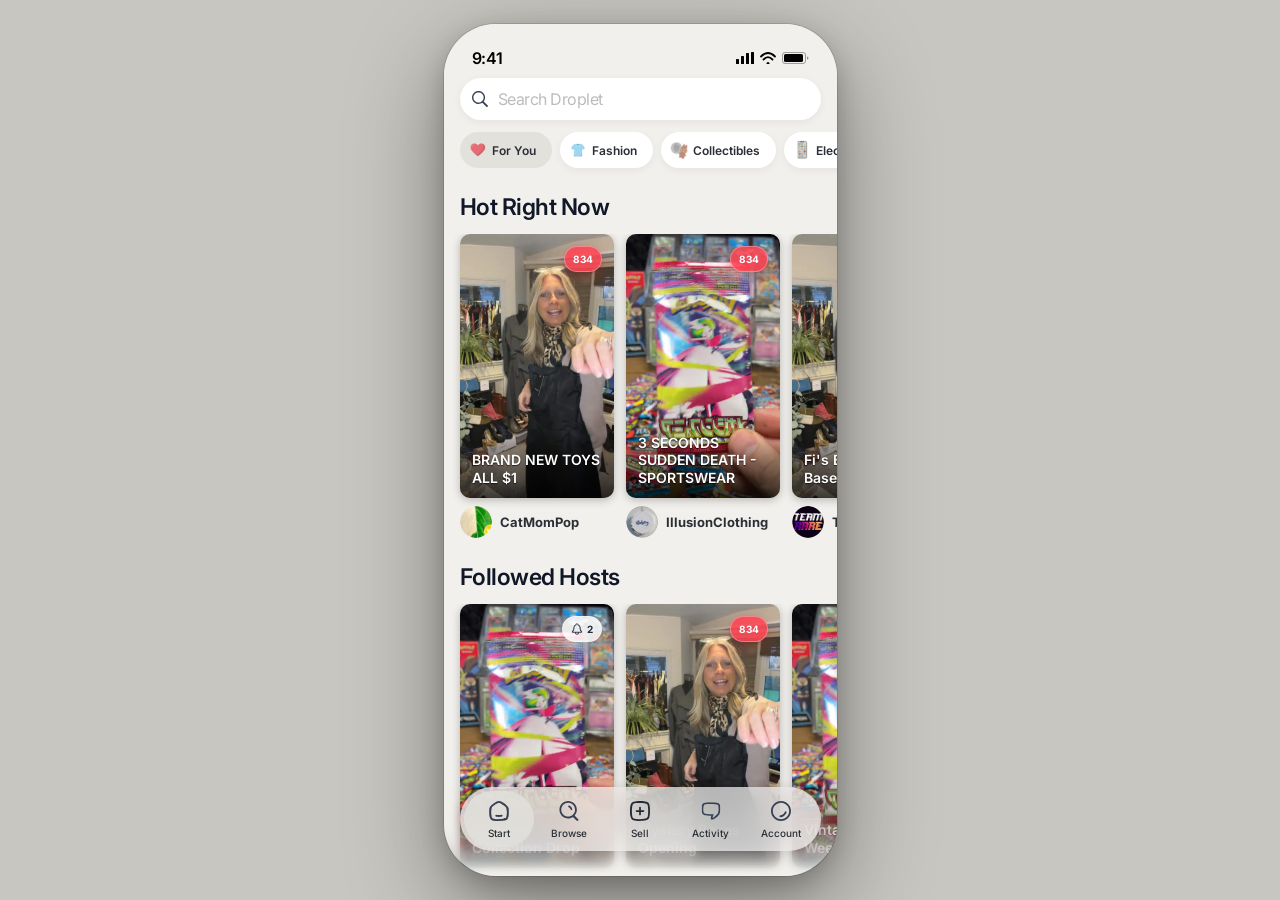
<file: index.html>
<!DOCTYPE html>
<html lang="pl">
<head>
<meta charset="UTF-8">
<meta name="viewport" content="width=device-width, initial-scale=1">
<title>Droplet App</title>
<link href="https://fonts.googleapis.com/css2?family=Inter:wght@400;500;600;700&display=swap" rel="stylesheet">
<link rel="stylesheet" href="styles.css">
</head>
<body>

<div class="phone">

<!-- ── Status Bar ── -->
<div class="status-bar">
  <span class="status-time">9:41</span>
  <div class="status-icons">
    <svg width="18" height="12" viewBox="0 0 18 12"><rect x="0" y="7" width="3" height="5" rx=".5" fill="#000"/><rect x="5" y="4" width="3" height="8" rx=".5" fill="#000"/><rect x="10" y="1" width="3" height="11" rx=".5" fill="#000"/><rect x="15" y="0" width="3" height="12" rx=".5" fill="#000"/></svg>
    <svg width="16" height="12" viewBox="0 0 16 12" fill="none"><path d="M8 10a1.5 1.5 0 110 3 1.5 1.5 0 010-3z" fill="#000"/><path d="M3.5 7.5C5 6 6.5 5.2 8 5.2s3 .8 4.5 2.3M1 4.5C3.5 2 5.8 1 8 1s4.5 1 7 3.5" stroke="#000" stroke-width="1.8" stroke-linecap="round"/></svg>
    <svg width="27" height="12" viewBox="0 0 27 12"><rect x=".5" y=".5" width="23" height="11" rx="2.5" fill="none" stroke="#000" stroke-opacity=".35"/><rect x="2" y="2" width="19" height="8" rx="1.5" fill="#000"/><path d="M25 4.5v3a1.5 1.5 0 000-3z" fill="#000" fill-opacity=".4"/></svg>
  </div>
</div>

<div class="screen active" id="screen-home">
<div class="screen-scroll">

  <!-- App Top (fixed) -->
  <div class="app-top" style="padding-top:54px">
    <!-- Search -->
    <div style="padding:0 16px 12px">
      <div class="search-input">
        <img class="si-icon" src="design-system/UI Icons/Icon Search.svg" alt="Search">
        <span>Search Droplet</span>
      </div>
    </div>
    <!-- Category Buttons -->
    <div class="category-scroll">
      <div class="cat-btn selected"><div class="cat-btn-icon"><img src="design-system/Category Icons/For You.png" alt="For You"></div><div class="cat-btn-label">For You</div></div>
      <div class="cat-btn"><div class="cat-btn-icon"><img src="design-system/Category Icons/Fashion.png" alt="Fashion"></div><div class="cat-btn-label">Fashion</div></div>
      <div class="cat-btn"><div class="cat-btn-icon"><img src="design-system/Category Icons/Collectible.png" alt="Collectibles"></div><div class="cat-btn-label">Collectibles</div></div>
      <div class="cat-btn"><div class="cat-btn-icon"><img src="design-system/Category Icons/Electronics.png" alt="Electronics"></div><div class="cat-btn-label">Electronics</div></div>
      <div class="cat-btn"><div class="cat-btn-icon"><img src="design-system/Category Icons/Home.png" alt="Home"></div><div class="cat-btn-label">Home</div></div>
      <div class="cat-btn"><div class="cat-btn-icon"><img src="design-system/Category Icons/Handmade.png" alt="Handmade"></div><div class="cat-btn-label">Handmade</div></div>
      <div class="cat-btn"><div class="cat-btn-icon"><img src="design-system/Category Icons/Beauty.png" alt="Beauty"></div><div class="cat-btn-label">Beauty</div></div>
      <div class="cat-btn"><div class="cat-btn-icon"><img src="design-system/Category Icons/For Kids.png" alt="For Kids"></div><div class="cat-btn-label">For Kids</div></div>
    </div>
  </div>

  <!-- Hot Right Now -->
  <div style="margin-top:16px">
    <h2 class="section-title">Hot Right Now</h2>
    <div class="show-carousel" style="margin-top:12px">
      <div class="show-tile">
        <div class="show-tile-img" style="background-image:url('design-system/images/shows/show1.jpg');background-size:cover;background-position:center">
          <div class="show-tile-badge badge-live">834</div>
          <div class="show-tile-bottom"><div class="show-tile-title">BRAND NEW TOYS ALL $1</div></div>
        </div>
        <div class="show-tile-host">
          <div class="avatar avatar-32" style="background-image:url('design-system/images/avatars/CatMomPop.png');background-size:cover;background-position:center"></div>
          <span class="show-tile-hostname">CatMomPop</span>
        </div>
      </div>
      <div class="show-tile">
        <div class="show-tile-img" style="background-image:url('design-system/images/shows/show2.jpg');background-size:cover;background-position:center">
          <div class="show-tile-badge badge-live">834</div>
          <div class="show-tile-bottom"><div class="show-tile-title">3 SECONDS SUDDEN DEATH - SPORTSWEAR</div></div>
        </div>
        <div class="show-tile-host">
          <div class="avatar avatar-32" style="background-image:url('design-system/images/avatars/IllusionClothing.png');background-size:cover;background-position:center"></div>
          <span class="show-tile-hostname">IllusionClothing</span>
        </div>
      </div>
      <div class="show-tile">
        <div class="show-tile-img" style="background-image:url('design-system/images/shows/show1.jpg');background-size:cover;background-position:center">
          <div class="show-tile-badge badge-live">1.2k</div>
          <div class="show-tile-bottom"><div class="show-tile-title">Fi's Bargain Basement</div></div>
        </div>
        <div class="show-tile-host">
          <div class="avatar avatar-32" style="background-image:url('design-system/images/avatars/TeamRare.png');background-size:cover;background-position:center"></div>
          <span class="show-tile-hostname">TeamRare</span>
        </div>
      </div>
    </div>
  </div>

  <!-- Followed Hosts -->
  <div style="margin-top:24px">
    <h2 class="section-title">Followed Hosts</h2>
    <div class="show-carousel" style="margin-top:12px">
      <div class="show-tile">
        <div class="show-tile-img" style="background-image:url('design-system/images/shows/show2.jpg');background-size:cover;background-position:center">
          <div class="show-tile-badge badge-alert">
            <img src="design-system/UI Icons/Icon Alert.svg" width="12" height="12" alt="Alert">
            2
          </div>
          <div class="show-tile-bottom"><div class="show-tile-title">Summer Collection Drop</div></div>
        </div>
        <div class="show-tile-host">
          <div class="avatar avatar-32" style="background-image:url('design-system/images/avatars/LuxeBotique.png');background-size:cover;background-position:center"></div>
          <span class="show-tile-hostname">LuxeBotique</span>
        </div>
      </div>
      <div class="show-tile">
        <div class="show-tile-img" style="background-image:url('design-system/images/shows/show1.jpg');background-size:cover;background-position:center">
          <div class="show-tile-badge badge-live">834</div>
          <div class="show-tile-bottom"><div class="show-tile-title">Mystery Boxes Opening</div></div>
        </div>
        <div class="show-tile-host">
          <div class="avatar avatar-32" style="background-image:url('design-system/images/avatars/ButikKoti.png');background-size:cover;background-position:center"></div>
          <span class="show-tile-hostname">ButikKoti</span>
        </div>
      </div>
      <div class="show-tile">
        <div class="show-tile-img" style="background-image:url('design-system/images/shows/show2.jpg');background-size:cover;background-position:center">
          <div class="show-tile-badge badge-alert">
            <img src="design-system/UI Icons/Icon Alert.svg" width="12" height="12" alt="Alert">
            5
          </div>
          <div class="show-tile-bottom"><div class="show-tile-title">Vintage Finds Weekly</div></div>
        </div>
        <div class="show-tile-host">
          <div class="avatar avatar-32" style="background-image:url('design-system/images/avatars/VamosClearance.png');background-size:cover;background-position:center"></div>
          <span class="show-tile-hostname">VamosClearance</span>
        </div>
      </div>
    </div>
  </div>

  <!-- Trending in Fashion -->
  <div style="margin-top:24px;padding-bottom:24px">
    <h2 class="section-title">Trending in Fashion</h2>
    <div class="show-carousel" style="margin-top:12px">
      <div class="show-tile">
        <div class="show-tile-img" style="background-image:url('design-system/images/shows/show1.jpg');background-size:cover;background-position:center">
          <div class="show-tile-badge badge-live">423</div>
          <div class="show-tile-bottom"><div class="show-tile-title">Designer Bags Auction</div></div>
        </div>
        <div class="show-tile-host">
          <div class="avatar avatar-32" style="background-image:url('design-system/images/avatars/ByAn.png');background-size:cover;background-position:center"></div>
          <span class="show-tile-hostname">ByAn</span>
        </div>
      </div>
      <div class="show-tile">
        <div class="show-tile-img" style="background-image:url('design-system/images/shows/show2.jpg');background-size:cover;background-position:center">
          <div class="show-tile-badge badge-live">189</div>
          <div class="show-tile-bottom"><div class="show-tile-title">Sneaker Drop $1 Start</div></div>
        </div>
        <div class="show-tile-host">
          <div class="avatar avatar-32" style="background-image:url('design-system/images/avatars/WoooPlusSize.png');background-size:cover;background-position:center"></div>
          <span class="show-tile-hostname">WoooPlusSize</span>
        </div>
      </div>
      <div class="show-tile">
        <div class="show-tile-img" style="background-image:url('design-system/images/shows/show1.jpg');background-size:cover;background-position:center">
          <div class="show-tile-badge badge-alert">
            <img src="design-system/UI Icons/Icon Alert.svg" width="12" height="12" alt="Alert">
            12
          </div>
          <div class="show-tile-bottom"><div class="show-tile-title">Jewelry Flash Sale</div></div>
        </div>
        <div class="show-tile-host">
          <div class="avatar avatar-32" style="background-image:url('design-system/images/avatars/PupsikCosmetics.png');background-size:cover;background-position:center"></div>
          <span class="show-tile-hostname">PupsikCosmetics</span>
        </div>
      </div>
    </div>
  </div>

</div>
</div>

<div class="screen" id="screen-subcategory">
<div class="screen-scroll">

  <!-- App Top (fixed) -->
  <div class="app-top" style="padding-top:54px">
    <!-- Search -->
    <div style="padding:0 16px 12px">
      <div class="search-input">
        <img class="si-icon" src="design-system/UI Icons/Icon Search.svg" alt="Search">
        <span>Search Droplet</span>
      </div>
    </div>
    <!-- Category pills -->
    <div class="category-scroll" id="subcat-category-scroll">
      <div class="cat-btn" data-cat="for-you"><div class="cat-btn-icon"><img src="design-system/Category Icons/For You.png" alt="For You"></div><div class="cat-btn-label">For You</div></div>
      <div class="cat-btn selected" data-cat="fashion"><div class="cat-btn-icon"><img src="design-system/Category Icons/Fashion.png" alt="Fashion"></div><div class="cat-btn-label">Fashion</div></div>
      <div class="cat-btn" data-cat="collectibles"><div class="cat-btn-icon"><img src="design-system/Category Icons/Collectible.png" alt="Collectibles"></div><div class="cat-btn-label">Collectibles</div></div>
      <div class="cat-btn" data-cat="electronics"><div class="cat-btn-icon"><img src="design-system/Category Icons/Electronics.png" alt="Electronics"></div><div class="cat-btn-label">Electronics</div></div>
      <div class="cat-btn" data-cat="home"><div class="cat-btn-icon"><img src="design-system/Category Icons/Home.png" alt="Home"></div><div class="cat-btn-label">Home</div></div>
      <div class="cat-btn" data-cat="handmade"><div class="cat-btn-icon"><img src="design-system/Category Icons/Handmade.png" alt="Handmade"></div><div class="cat-btn-label">Handmade</div></div>
      <div class="cat-btn" data-cat="beauty"><div class="cat-btn-icon"><img src="design-system/Category Icons/Beauty.png" alt="Beauty"></div><div class="cat-btn-label">Beauty</div></div>
      <div class="cat-btn" data-cat="for-kids"><div class="cat-btn-icon"><img src="design-system/Category Icons/For Kids.png" alt="For Kids"></div><div class="cat-btn-label">For Kids</div></div>
    </div>
  </div>

  <!-- Subcategory icons row -->
  <div class="subcat-scroll">
    <div class="subcat-btn">
      <div class="subcat-btn-icon"><img src="design-system/Category Icons/Clothes.png" alt="Clothes"></div>
      <div class="subcat-btn-label">Clothes</div>
    </div>
    <div class="subcat-btn">
      <div class="subcat-btn-icon"><img src="design-system/Category Icons/Shoes.png" alt="Shoes"></div>
      <div class="subcat-btn-label">Shoes</div>
    </div>
    <div class="subcat-btn">
      <div class="subcat-btn-icon"><img src="design-system/Category Icons/Bags.png" alt="Bags"></div>
      <div class="subcat-btn-label">Bags</div>
    </div>
    <div class="subcat-btn">
      <div class="subcat-btn-icon"><img src="design-system/Category Icons/Jewelry.png" alt="Jewelry"></div>
      <div class="subcat-btn-label">Jewelry</div>
    </div>
    <div class="subcat-btn">
      <div class="subcat-btn-icon"><img src="design-system/Category Icons/Accessories.png" alt="Accessories"></div>
      <div class="subcat-btn-label">Accessories</div>
    </div>
  </div>

  <!-- Live Now -->
  <div style="margin-top:8px">
    <h2 class="section-title">Live Now</h2>
    <div class="show-carousel" style="margin-top:12px">
      <div class="show-tile">
        <div class="show-tile-img" style="background-image:url('design-system/images/shows/show2.jpg');background-size:cover;background-position:center">
          <div class="show-tile-badge badge-live">834</div>
          <div class="show-tile-bottom"><div class="show-tile-title">3 SECONDS SUDDEN DEATH - SPORTSWEAR</div></div>
        </div>
        <div class="show-tile-host">
          <div class="avatar avatar-32" style="background-image:url('design-system/images/avatars/IllusionClothing.png');background-size:cover;background-position:center"></div>
          <span class="show-tile-hostname">IllusionClothing</span>
        </div>
      </div>
      <div class="show-tile">
        <div class="show-tile-img" style="background-image:url('design-system/images/shows/show1.jpg');background-size:cover;background-position:center">
          <div class="show-tile-badge badge-live">423</div>
          <div class="show-tile-bottom"><div class="show-tile-title">Designer Bags Auction</div></div>
        </div>
        <div class="show-tile-host">
          <div class="avatar avatar-32" style="background-image:url('design-system/images/avatars/LuxeBotique.png');background-size:cover;background-position:center"></div>
          <span class="show-tile-hostname">LuxeBotique</span>
        </div>
      </div>
      <div class="show-tile">
        <div class="show-tile-img" style="background-image:url('design-system/images/shows/show2.jpg');background-size:cover;background-position:center">
          <div class="show-tile-badge badge-live">189</div>
          <div class="show-tile-bottom"><div class="show-tile-title">Sneaker Drop $1 Start</div></div>
        </div>
        <div class="show-tile-host">
          <div class="avatar avatar-32" style="background-image:url('design-system/images/avatars/MButik.png');background-size:cover;background-position:center"></div>
          <span class="show-tile-hostname">M-Butik</span>
        </div>
      </div>
    </div>
  </div>

  <!-- Followed Hosts -->
  <div style="margin-top:8px">
    <h2 class="section-title">Followed Hosts</h2>
    <div class="show-carousel" style="margin-top:12px">
      <div class="show-tile">
        <div class="show-tile-img" style="background-image:url('design-system/images/shows/show1.jpg');background-size:cover;background-position:center">
          <div class="show-tile-badge badge-alert">
            <img src="design-system/UI Icons/Icon Alert.svg" width="12" height="12" alt="Alert">
            102
          </div>
          <div class="show-tile-bottom">
            <div class="show-tile-date">23 Dec, 11:29</div>
            <div class="show-tile-title">Winter Rapidfire $10 up 🔥</div>
          </div>
        </div>
        <div class="show-tile-host">
          <div class="avatar avatar-32" style="background-image:url('design-system/images/avatars/TCGPokerealm.png');background-size:cover;background-position:center"></div>
          <span class="show-tile-hostname">CatchyDeals</span>
        </div>
      </div>
      <div class="show-tile">
        <div class="show-tile-img" style="background-image:url('design-system/images/shows/show2.jpg');background-size:cover;background-position:center">
          <div class="show-tile-badge badge-live">23</div>
          <div class="show-tile-bottom">
            <div class="show-tile-date">23 Dec, 11:29</div>
            <div class="show-tile-title">Daily from $1, Clothes, Home st...</div>
          </div>
        </div>
        <div class="show-tile-host">
          <div class="avatar avatar-32" style="background-image:url('design-system/images/avatars/MButik.png');background-size:cover;background-position:center"></div>
          <span class="show-tile-hostname">GarageSale</span>
        </div>
      </div>
      <div class="show-tile">
        <div class="show-tile-img" style="background-image:url('design-system/images/shows/show1.jpg');background-size:cover;background-position:center">
          <div class="show-tile-badge badge-alert">
            <img src="design-system/UI Icons/Icon Alert.svg" width="12" height="12" alt="Alert">
            344
          </div>
          <div class="show-tile-bottom">
            <div class="show-tile-date">23 Dec, 11:29</div>
            <div class="show-tile-title">Daily from $1, Clothes, Home st...</div>
          </div>
        </div>
        <div class="show-tile-host">
          <div class="avatar avatar-32" style="background-image:url('design-system/images/avatars/Shaun.png');background-size:cover;background-position:center"></div>
          <span class="show-tile-hostname">CatchyDeals</span>
        </div>
      </div>
    </div>
  </div>

  <!-- Products -->
  <div style="margin-top:24px;padding-bottom:24px">
    <h2 class="section-title">Products</h2>
    <div class="products-grid" style="margin-top:12px">
      <!-- Left column -->
      <div class="products-col">
        <div class="ptv">
          <div class="ptv-img" style="height:215px;background-image:url('design-system/images/Product Photos/image 1.png')">
            <div class="ptv-badge">⚡ Today 11:20 AM</div>
          </div>
          <div class="ptv-name">Air Max Classic BW Vachett...</div>
          <div class="ptv-price">$103 ⚡ $???</div>
          <div class="ptv-seller"><div class="ptv-seller-avatar" style="background-image:url('design-system/images/avatars/MButik.png')"></div><span class="ptv-seller-name">ShoesGarage</span></div>
        </div>
        <div class="ptv">
          <div class="ptv-img" style="height:147px;background-image:url('design-system/images/Product Photos/image 3.png')">
            <div class="ptv-badge">⚡ Today 11:20 AM</div>
          </div>
          <div class="ptv-name">Airmax Classic 95 white blu...</div>
          <div class="ptv-price">From $1</div>
          <div class="ptv-seller"><div class="ptv-seller-avatar" style="background-image:url('design-system/images/avatars/TCGPokerealm.png')"></div><span class="ptv-seller-name">Flexdog_pl</span></div>
        </div>
        <div class="ptv">
          <div class="ptv-img" style="height:215px;background-image:url('design-system/images/Product Photos/image 5.png')">
            <div class="ptv-badge">⚡ 28 min ago</div>
          </div>
          <div class="ptv-name">Airmax Classic 95 white blu...</div>
          <div class="ptv-price">Sold for $103.34</div>
          <div class="ptv-seller"><div class="ptv-seller-avatar" style="background-image:url('design-system/images/avatars/CatMomPop.png')"></div><span class="ptv-seller-name">CatchyDeals</span></div>
        </div>
        <div class="ptv">
          <div class="ptv-img" style="height:215px;background-image:url('design-system/images/Product Photos/image 7.png')">
            <div class="ptv-badge">⚡ Today 11:20 AM</div>
          </div>
          <div class="ptv-name">Air Max Classic BW Vachett...</div>
          <div class="ptv-price">$103 ⚡ $???</div>
          <div class="ptv-seller"><div class="ptv-seller-avatar" style="background-image:url('design-system/images/avatars/MButik.png')"></div><span class="ptv-seller-name">ShoesGarage</span></div>
        </div>
        <div class="ptv">
          <div class="ptv-img" style="height:147px;background-image:url('design-system/images/Product Photos/image 9.png')">
            <div class="ptv-badge">⚡ Today 11:20 AM</div>
          </div>
          <div class="ptv-name">Airmax Classic 95 white blu...</div>
          <div class="ptv-price">From $1</div>
          <div class="ptv-seller"><div class="ptv-seller-avatar" style="background-image:url('design-system/images/avatars/TCGPokerealm.png')"></div><span class="ptv-seller-name">Flexdog_pl</span></div>
        </div>
      </div>
      <!-- Right column -->
      <div class="products-col">
        <div class="ptv">
          <div class="ptv-img" style="height:147px;background-image:url('design-system/images/Product Photos/image 2.png')">
            <div class="ptv-badge">Buy Now</div>
          </div>
          <div class="ptv-name">Airmax Classic 95 white blu...</div>
          <div style="font-size:11px;font-weight:600;color:var(--bw40);margin-top:1px">Size 42</div>
          <div class="ptv-price">$90 · $102.34, with 🛡</div>
          <div class="ptv-seller"><div class="ptv-seller-avatar" style="background-image:url('design-system/images/avatars/CatMomPop.png')"></div><span class="ptv-seller-name">CatchyDeals</span></div>
        </div>
        <div class="ptv">
          <div class="ptv-img" style="height:215px;background-image:url('design-system/images/Product Photos/image 4.png')">
            <div class="ptv-badge">⚡ Today 11:20 AM</div>
          </div>
          <div class="ptv-name">Air Force One Flash novel...</div>
          <div class="ptv-price">$103 ⚡ $???</div>
          <div class="ptv-seller"><div class="ptv-seller-avatar" style="background-image:url('design-system/images/avatars/Shaun.png')"></div><span class="ptv-seller-name">ShoesGarage</span></div>
        </div>
        <div class="ptv">
          <div class="ptv-img" style="height:215px;background-image:url('design-system/images/Product Photos/image 6.png')">
            <div class="ptv-badge">⚡ Today 11:03 AM</div>
          </div>
          <div class="ptv-name">Air Force One Flash novel...</div>
          <div class="ptv-price">$153 ⚡ $???</div>
          <div class="ptv-seller"><div class="ptv-seller-avatar" style="background-image:url('design-system/images/avatars/VamosClearance.png')"></div><span class="ptv-seller-name">ShoesGarage</span></div>
        </div>
        <div class="ptv">
          <div class="ptv-img" style="height:147px;background-image:url('design-system/images/Product Photos/image 8.png')">
            <div class="ptv-badge">⚡ Today 11:20 AM</div>
          </div>
          <div class="ptv-name">Air Force One Flash novel...</div>
          <div class="ptv-price">$103 ⚡ $???</div>
          <div class="ptv-seller"><div class="ptv-seller-avatar" style="background-image:url('design-system/images/avatars/Shaun.png')"></div><span class="ptv-seller-name">ShoesGarage</span></div>
        </div>
        <div class="ptv">
          <div class="ptv-img" style="height:215px;background-image:url('design-system/images/Product Photos/image 10.png')">
            <div class="ptv-badge">Buy Now</div>
          </div>
          <div class="ptv-name">Airmax Classic 95 white blu...</div>
          <div class="ptv-price">$90 · $102.34, with 🛡</div>
          <div class="ptv-seller"><div class="ptv-seller-avatar" style="background-image:url('design-system/images/avatars/LuxeBotique.png')"></div><span class="ptv-seller-name">CatchyDeals</span></div>
        </div>
      </div>
    </div>
  </div>

</div>
</div>

<!-- ── Tab Bar ── -->
<div class="tabbar">
  <div class="tabbar-pill">
    <a class="tab-item active" href="index.html">
      <div class="tab-icon"><img src="design-system/UI Icons/Icon Start.svg" alt="Start"></div>
      <span class="tab-label">Start</span>
    </a>
    <a class="tab-item" href="browse.html">
      <div class="tab-icon"><img src="design-system/UI Icons/Icon Browse.svg" alt="Browse"></div>
      <span class="tab-label">Browse</span>
    </a>
    <a class="tab-item" href="sell.html">
      <div class="tab-icon"><img src="design-system/UI Icons/Icon Sell.svg" alt="Sell"></div>
      <span class="tab-label">Sell</span>
    </a>
    <a class="tab-item" href="activity.html">
      <div class="tab-icon"><img src="design-system/UI Icons/Icon Message.svg" alt="Activity"></div>
      <span class="tab-label">Activity</span>
    </a>
    <a class="tab-item" href="account.html">
      <div class="tab-icon"><img src="design-system/UI Icons/Icon Account.svg" alt="Account"></div>
      <span class="tab-label">Account</span>
    </a>
  </div>
</div>

</div><!-- .phone -->

<script>
const screens = document.querySelectorAll('.screen');
function showScreen(screenId) {
  const screen = document.getElementById(screenId);
  if (!screen) return;
  screens.forEach(s => s.classList.remove('active'));
  screen.classList.add('active');
}

// Category pill → Subcategory
const homeCategoryScroll = document.querySelector('#screen-home .category-scroll');
if (homeCategoryScroll) {
  homeCategoryScroll.addEventListener('click', e => {
    const catBtn = e.target.closest('.cat-btn'); if (!catBtn) return;
    const label = catBtn.querySelector('.cat-btn-label');
    if (label && label.textContent.trim() === 'For You') return;
    showScreen('screen-subcategory');
    const subcatPills = document.querySelectorAll('#subcat-category-scroll .cat-btn');
    subcatPills.forEach(p => p.classList.remove('selected'));
    const catName = label ? label.textContent.trim() : '';
    subcatPills.forEach(p => { const pLabel = p.querySelector('.cat-btn-label'); if (pLabel && pLabel.textContent.trim() === catName) p.classList.add('selected'); });
  });
}

// Subcategory pill → home or switch
const subcatCatScroll = document.getElementById('subcat-category-scroll');
if (subcatCatScroll) {
  subcatCatScroll.addEventListener('click', e => {
    const catBtn = e.target.closest('.cat-btn'); if (!catBtn) return;
    const label = catBtn.querySelector('.cat-btn-label');
    if (label && label.textContent.trim() === 'For You') {
      showScreen('screen-home');
      document.querySelectorAll('#screen-home .category-scroll .cat-btn').forEach((p, i) => p.classList.toggle('selected', i === 0));
      const homeScroll = document.querySelector('#screen-home .category-scroll'); if (homeScroll) homeScroll.scrollLeft = 0;
      return;
    }
    document.querySelectorAll('#subcat-category-scroll .cat-btn').forEach(p => p.classList.remove('selected'));
    catBtn.classList.add('selected');
  });
}

// Show tile → Live Show
document.querySelectorAll('.show-tile').forEach(tile => {
  tile.addEventListener('click', e => { if (e.target.closest('.show-tile-host')) return; window.location.href = 'live-show.html'; });
});

// Host avatar → Seller Profile
document.querySelectorAll('.show-tile-host').forEach(host => {
  host.style.cursor = 'pointer';
  host.addEventListener('click', e => { e.stopPropagation(); window.location.href = 'seller-profile.html'; });
});

// Product tile → Product Page
document.querySelectorAll('.ptv').forEach(tile => {
  tile.addEventListener('click', () => {
    const img = tile.querySelector('.ptv-img');
    const name = tile.querySelector('.ptv-name');
    const imgUrl = img ? img.style.backgroundImage.replace(/url\(['"]?|['"]?\)/g, '') : '';
    const prodName = name ? name.textContent : 'Product';
    window.location.href = 'product-page.html?name=' + encodeURIComponent(prodName) + '&image=' + encodeURIComponent(imgUrl);
  });
});
</script>

</body>
</html>
</file>
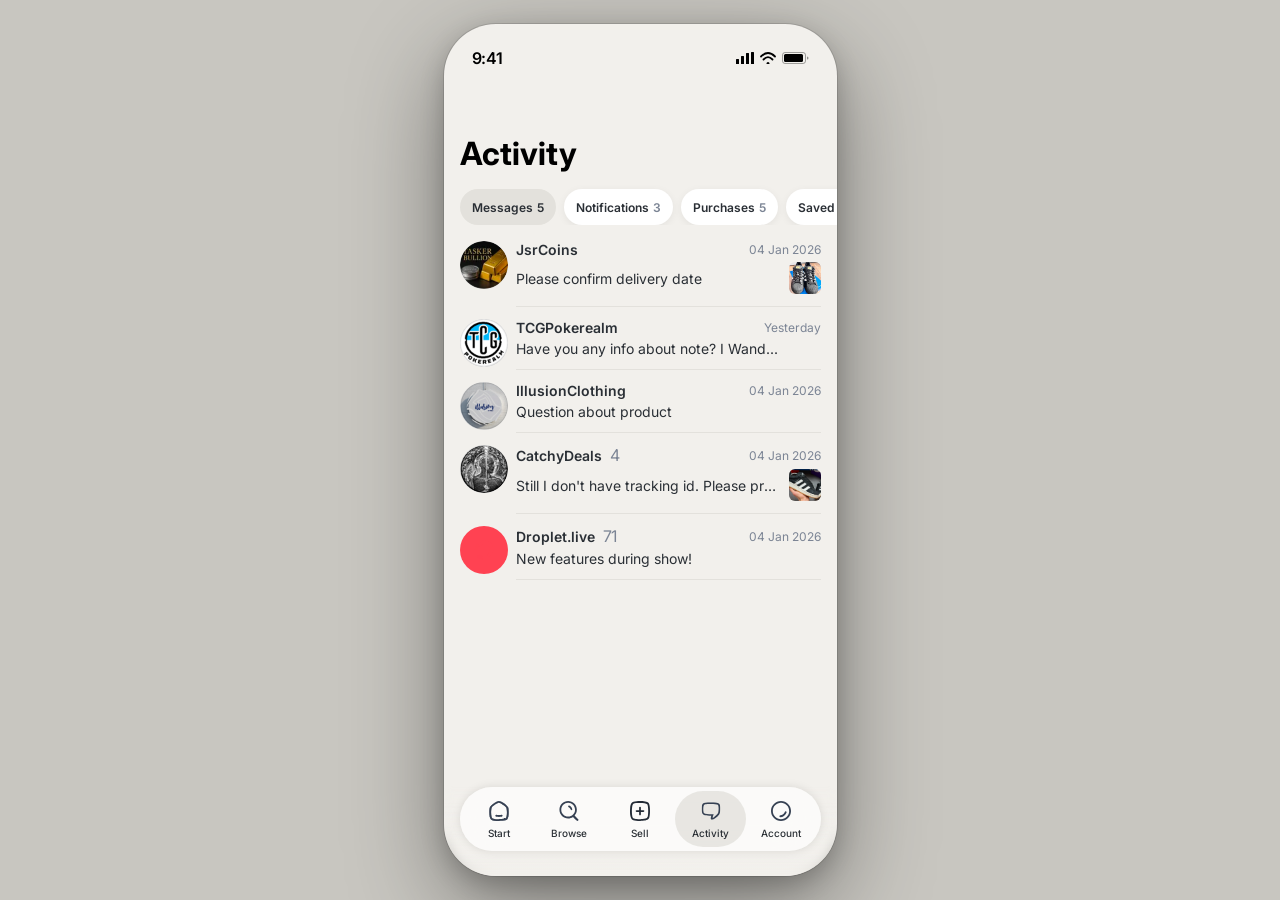
<file: activity.html>
<!DOCTYPE html>
<html lang="pl">
<head>
<meta charset="UTF-8">
<meta name="viewport" content="width=device-width, initial-scale=1">
<title>Droplet App</title>
<link href="https://fonts.googleapis.com/css2?family=Inter:wght@400;500;600;700&display=swap" rel="stylesheet">
<link rel="stylesheet" href="styles.css">
</head>
<body>

<div class="phone">

<!-- Status Bar -->
<div class="status-bar">
  <span class="status-time">9:41</span>
  <div class="status-icons">
    <svg width="18" height="12" viewBox="0 0 18 12"><rect x="0" y="7" width="3" height="5" rx=".5" fill="#000"/><rect x="5" y="4" width="3" height="8" rx=".5" fill="#000"/><rect x="10" y="1" width="3" height="11" rx=".5" fill="#000"/><rect x="15" y="0" width="3" height="12" rx=".5" fill="#000"/></svg>
    <svg width="16" height="12" viewBox="0 0 16 12" fill="none"><path d="M8 10a1.5 1.5 0 110 3 1.5 1.5 0 010-3z" fill="#000"/><path d="M3.5 7.5C5 6 6.5 5.2 8 5.2s3 .8 4.5 2.3M1 4.5C3.5 2 5.8 1 8 1s4.5 1 7 3.5" stroke="#000" stroke-width="1.8" stroke-linecap="round"/></svg>
    <svg width="27" height="12" viewBox="0 0 27 12"><rect x=".5" y=".5" width="23" height="11" rx="2.5" fill="none" stroke="#000" stroke-opacity=".35"/><rect x="2" y="2" width="19" height="8" rx="1.5" fill="#000"/><path d="M25 4.5v3a1.5 1.5 0 000-3z" fill="#000" fill-opacity=".4"/></svg>
  </div>
</div>

<div class="screen active" id="screen-activity">

<!-- Scroll header -->
<div class="main-scroll-top" id="act-scroll-top">
  <div class="main-scroll-top-spacer"></div>
  <div class="main-scroll-top-title">Activity</div>
</div>

  <div class="screen-scroll" style="padding-top:54px" id="act-scroll">

    <!-- Big Title — H10 32px Bold (same spacing as Seller Hub) -->
    <div style="padding:65px 16px 9px">
      <h1 style="font-size:32px;font-weight:700;color:#000;line-height:21px;margin:0">Activity</h1>
    </div>

    <!-- Main Tab Pills -->
    <div class="act-tabs" id="act-tabs">
      <button class="act-tab active" data-tab="messages">Messages <span class="act-tab-count">5</span></button>
      <button class="act-tab" data-tab="notifications">Notifications <span class="act-tab-count">3</span></button>
      <button class="act-tab" data-tab="purchases">Purchases <span class="act-tab-count">5</span></button>
      <button class="act-tab" data-tab="saved">Saved <span class="act-tab-count">2</span></button>
    </div>

    <!-- ═══════════════════════════ -->
    <!-- TAB: Messages              -->
    <!-- ═══════════════════════════ -->
    <div class="act-content active" id="act-messages">
      <div class="act-msg-list">

        <div class="act-msg-row">
          <div class="act-msg-avatar"><img src="design-system/images/avatars/TaskerBullion.png" alt=""></div>
          <div class="act-msg-body">
            <div class="act-msg-top">
              <span class="act-msg-name">JsrCoins</span>
              <span class="act-msg-date">04 Jan 2026</span>
            </div>
            <div class="act-msg-preview-row"><p class="act-msg-preview">Please confirm delivery date</p><div class="act-msg-thumb"><img src="design-system/images/Product Photos/image 5.png" alt=""></div></div>
          </div>
        </div>

        <div class="act-msg-row">
          <div class="act-msg-avatar"><img src="design-system/images/avatars/TCGPokerealm.png" alt=""></div>
          <div class="act-msg-body">
            <div class="act-msg-top">
              <span class="act-msg-name">TCGPokerealm</span>
              <span class="act-msg-date">Yesterday</span>
            </div>
            <p class="act-msg-preview">Have you any info about note? I Wand...</p>
          </div>
        </div>

        <div class="act-msg-row">
          <div class="act-msg-avatar"><img src="design-system/images/avatars/IllusionClothing.png" alt=""></div>
          <div class="act-msg-body">
            <div class="act-msg-top">
              <span class="act-msg-name">IllusionClothing</span>
              <span class="act-msg-date">04 Jan 2026</span>
            </div>
            <p class="act-msg-preview">Question about product</p>
          </div>
        </div>

        <div class="act-msg-row">
          <div class="act-msg-avatar"><img src="design-system/images/avatars/VamosClearance.png" alt=""></div>
          <div class="act-msg-body">
            <div class="act-msg-top">
              <span class="act-msg-name">CatchyDeals <span class="act-msg-unread">4</span></span>
              <span class="act-msg-date">04 Jan 2026</span>
            </div>
            <div class="act-msg-preview-row"><p class="act-msg-preview">Still I don't have tracking id. Please pro...</p><div class="act-msg-thumb"><img src="design-system/images/Product Photos/image 1.png" alt=""></div></div>
          </div>
        </div>

        <div class="act-msg-row">
          <div class="act-msg-avatar act-msg-avatar-brand">
            <svg width="20" height="20" viewBox="0 0 36 38" fill="none"><path d="M18.28 0C28.06 0 35.99 7.93 35.99 17.72c0 6.77-3.8 12.65-9.39 15.63l-3.03-5.24a11.22 11.22 0 005.16-9.47c0-5.77-4.33-10.46-9.66-10.46-2.14 0-4.12.73-5.73 1.97l-3.04-5.25A17.42 17.42 0 0118.28 0z" fill="#FF4252"/><path d="M15.28 37.72c-4.65-.73-8.7-3.2-11.54-6.64l5.01-3.37a11.18 11.18 0 007.24 3.52l-.71 6.49z" fill="#FF4252" opacity=".6"/><path d="M0 18.56c.15-4.8 2-9.14 5.03-12.47l4.5 4.16A11.2 11.2 0 006.5 18.22L0 18.56z" fill="#FF4252" opacity=".3"/></svg>
          </div>
          <div class="act-msg-body">
            <div class="act-msg-top">
              <span class="act-msg-name">Droplet.live <span class="act-msg-unread">71</span></span>
              <span class="act-msg-date">04 Jan 2026</span>
            </div>
            <p class="act-msg-preview">New features during show!</p>
          </div>
        </div>

      </div>
    </div>

    <!-- ═══════════════════════════ -->
    <!-- TAB: Notifications         -->
    <!-- ═══════════════════════════ -->
    <div class="act-content" id="act-notifications">
      <div class="act-notif-list">

        <div class="act-notif-row">
          <div class="act-notif-thumb"><img src="design-system/images/Product Photos/image 5.png" alt=""></div>
          <div class="act-notif-body">
            <div class="act-notif-date">04 Jan 2026</div>
            <p class="act-notif-text">On of your item has been added to the Upcoming Show by <strong>@CatchyDeals</strong></p>
          </div>
        </div>

        <div class="act-notif-row">
          <div class="act-notif-avatar" style="background:var(--bl10)"><span>A</span></div>
          <div class="act-notif-body">
            <div class="act-notif-date">04 Jan 2026</div>
            <p class="act-notif-text"><strong>@amari98231</strong> tagged you in <strong>@TCGPokerleam</strong> show and said "Mate check stuff here <strong>@martinaux</strong>"</p>
          </div>
        </div>

        <div class="act-notif-row">
          <div class="act-msg-avatar"><img src="design-system/images/avatars/TaskerBullion.png" alt=""></div>
          <div class="act-notif-body-simple">
            <div class="act-msg-top">
              <span class="act-msg-name">@JsrCoins</span>
              <span class="act-msg-date">04 Jan 2026</span>
            </div>
            <p class="act-msg-preview">Started following you</p>
          </div>
        </div>

      </div>
    </div>

    <!-- ═══════════════════════════ -->
    <!-- TAB: Purchases             -->
    <!-- ═══════════════════════════ -->
    <div class="act-content" id="act-purchases">

      <!-- Sub-filter pills -->
      <div class="act-purchase-filters" id="act-purchase-filters">
        <button class="act-pf active" data-status="all">All</button>
        <button class="act-pf" data-status="new">New <span class="act-pf-count">3</span></button>
        <button class="act-pf" data-status="shipped">Shipped <span class="act-pf-count">1</span></button>
        <button class="act-pf" data-status="in-delivery">In Delivery <span class="act-pf-count">1</span></button>
        <button class="act-pf" data-status="delivered">Delivered <span class="act-pf-count">3</span></button>
        <button class="act-pf" data-status="refunded">Refunded</button>
        <button class="act-pf" data-status="cancelled">Cancelled</button>
      </div>

      <!-- Purchase items list -->
      <div class="act-purchase-list" id="act-purchase-list">

        <div class="act-purchase-item" data-purchase-status="new">
          <div class="act-purchase-img"><img src="design-system/images/Product Photos/image 5.png" alt=""></div>
          <div class="act-purchase-body">
            <div class="act-purchase-status-row">
              <span class="act-purchase-badge new">New</span>
              <span class="act-purchase-date">12 Mar</span>
            </div>
            <div class="act-purchase-name">Blue Airmax 95 unisex</div>
            <div class="act-purchase-attrs">
              <span class="act-purchase-attr">EU 46</span>
              <span class="act-purchase-attr">Blue</span>
            </div>
            <div class="act-purchase-price-row">
              <span class="act-purchase-price">$180</span>
              <span class="act-purchase-seller">from <a>kelx188</a></span>
            </div>
          </div>
        </div>

        <div class="act-purchase-item" data-purchase-status="new">
          <div class="act-purchase-img act-purchase-img-placeholder">
            <svg width="48" height="48" viewBox="0 0 36 38" fill="none" opacity="0.15"><path d="M18.28 0C28.06 0 35.99 7.93 35.99 17.72c0 6.77-3.8 12.65-9.39 15.63l-3.03-5.24a11.22 11.22 0 005.16-9.47c0-5.77-4.33-10.46-9.66-10.46-2.14 0-4.12.73-5.73 1.97l-3.04-5.25A17.42 17.42 0 0118.28 0z" fill="#222A35"/><path d="M15.28 37.72c-4.65-.73-8.7-3.2-11.54-6.64l5.01-3.37a11.18 11.18 0 007.24 3.52l-.71 6.49z" fill="#222A35"/><path d="M0 18.56c.15-4.8 2-9.14 5.03-12.47l4.5 4.16A11.2 11.2 0 006.5 18.22L0 18.56z" fill="#222A35"/></svg>
          </div>
          <div class="act-purchase-body">
            <div class="act-purchase-status-row">
              <span class="act-purchase-badge new">New</span>
              <span class="act-purchase-date">14 Mar</span>
            </div>
            <div class="act-purchase-name">#34 Product on Screen</div>
            <div class="act-purchase-price-row">
              <span class="act-purchase-price">$60</span>
              <span class="act-purchase-seller">from <a>CatchyDeals</a></span>
            </div>
          </div>
        </div>

        <div class="act-purchase-item" data-purchase-status="shipped">
          <div class="act-purchase-img"><img src="design-system/images/Product Photos/image 1.png" alt=""></div>
          <div class="act-purchase-body">
            <div class="act-purchase-status-row">
              <span class="act-purchase-badge shipped">Shipped</span>
              <span class="act-purchase-date">18 Mar</span>
            </div>
            <div class="act-purchase-name">Airmax Classic 95 white blue red</div>
            <div class="act-purchase-attrs">
              <span class="act-purchase-attr">UK 12.5</span>
            </div>
            <div class="act-purchase-price-row">
              <span class="act-purchase-price">$180</span>
              <span class="act-purchase-seller">from <a>kelx188</a></span>
            </div>
          </div>
        </div>

        <div class="act-purchase-item" data-purchase-status="delivered">
          <div class="act-purchase-img"><img src="design-system/images/Product Photos/image 1.png" alt=""></div>
          <div class="act-purchase-body">
            <div class="act-purchase-status-row">
              <span class="act-purchase-badge delivered">Delivered</span>
              <span class="act-purchase-date">4 Feb</span>
            </div>
            <div class="act-purchase-name">Airmax Classic 95 white blue red</div>
            <div class="act-purchase-attrs">
              <span class="act-purchase-attr">Blue</span>
            </div>
            <div class="act-purchase-price-row">
              <span class="act-purchase-price">$180</span>
              <span class="act-purchase-seller">from <a>kelx188</a></span>
            </div>
          </div>
        </div>

        <div class="act-purchase-item" data-purchase-status="in-delivery">
          <div class="act-purchase-img"><img src="design-system/images/Product Photos/image 10.png" alt=""></div>
          <div class="act-purchase-body">
            <div class="act-purchase-status-row">
              <span class="act-purchase-badge in-delivery">In Delivery</span>
              <span class="act-purchase-date">20 Mar</span>
            </div>
            <div class="act-purchase-name">Vintage Denim Jacket oversized</div>
            <div class="act-purchase-attrs">
              <span class="act-purchase-attr">Size L</span>
            </div>
            <div class="act-purchase-price-row">
              <span class="act-purchase-price">$95</span>
              <span class="act-purchase-seller">from <a>IllusionClothing</a></span>
            </div>
          </div>
        </div>

      </div>
    </div>

    <!-- ═══════════════════════════ -->
    <!-- TAB: Saved (placeholder)   -->
    <!-- ═══════════════════════════ -->
    <div class="act-content" id="act-saved">
      <div class="act-empty">
        <svg width="48" height="48" viewBox="0 0 18 18" fill="none"><path d="M3.75 2.25h10.5a.75.75 0 01.75.75v12.19a.75.75 0 01-1.14.64L9 13.01l-4.86 2.82A.75.75 0 013 15.19V3a.75.75 0 01.75-.75z" stroke="#7B8494" stroke-width="1.2"/></svg>
        <span style="font-size:14px;font-weight:600;color:var(--bw20)">No saved items yet</span>
        <span style="font-size:13px;font-weight:400;color:var(--bw40)">Bookmark products and shows to see them here</span>
      </div>
    </div>

  </div>
</div>

<!-- ═══════════════════════════════════════════════════ -->
<!-- PURCHASE DETAIL SCREEN — per Figma 5705:22005     -->
<!-- ═══════════════════════════════════════════════════ -->
<div class="screen" id="screen-purchase-detail">
  <!-- App Top — fixed header with scroll title -->
  <div id="pd-header" style="position:absolute;top:0;left:0;right:0;z-index:40;background:var(--ov40)">
    <div style="height:54px"></div>
    <div style="display:flex;align-items:center;padding:0 16px;height:50px">
      <button onclick="showScreen('screen-activity')" style="width:42px;height:42px;border-radius:296px;background:var(--wh10);border:none;display:flex;align-items:center;justify-content:center;box-shadow:var(--shadow-interactive);cursor:pointer;flex-shrink:0">
        <svg width="18" height="18" viewBox="0 0 16 16" fill="none"><path d="M3.5 8C3.5 7.74 3.61 7.52 3.8 7.32L10.96 0.27C11.12 0.1 11.34 0 11.59 0C12.11 0 12.5 0.4 12.5 0.91C12.5 1.16 12.39 1.39 12.23 1.56L5.7 8L12.23 14.43C12.39 14.61 12.5 14.83 12.5 15.08C12.5 15.6 12.11 16 11.59 16C11.34 16 11.12 15.9 10.96 15.73L3.8 8.68C3.61 8.48 3.5 8.25 3.5 8Z" fill="#222A35"/></svg>
      </button>
      <span id="pd-scroll-title" style="flex:1;text-align:center;font-size:16px;font-weight:700;color:var(--bw10);opacity:0;transition:opacity 0.2s;pointer-events:none"></span>
      <div style="width:42px;flex-shrink:0"></div>
    </div>
  </div>

  <div class="screen-scroll" id="pd-scroll">
    <div style="height:109px"></div>

    <!-- Dynamic content filled by JS -->
    <div id="pd-content" style="padding:0 16px 40px"></div>
  </div>
</div>


<!-- ═══════════════════════════════════════ -->
<!-- CONVERSATION SCREEN (based on Figma Make) -->
<!-- ═══════════════════════════════════════ -->
<div class="screen" id="screen-conversation">

  <!-- Nav overlay with gradient fog -->
  <div class="conv-nav">
    <div class="conv-nav-bar">
      <div class="conv-nav-left">
        <button class="conv-back-btn" id="conv-back-btn">
          <svg width="16" height="16" viewBox="0 0 16 16" fill="none"><path d="M3.5 8C3.5 7.73881 3.60554 7.51632 3.79744 7.32285L10.9552 0.270859C11.1183 0.0967352 11.339 0 11.5885 0C12.1066 0 12.5 0.396614 12.5 0.909311C12.5 1.16082 12.3945 1.39299 12.2313 1.55744L5.69723 8L12.2313 14.4329C12.3945 14.607 12.5 14.8295 12.5 15.081C12.5 15.6034 12.1066 16 11.5885 16C11.339 16 11.1183 15.9033 10.9552 15.7291L3.79744 8.67715C3.60554 8.48368 3.5 8.25151 3.5 8Z" fill="#222A35"/></svg>
        </button>
        <span class="conv-nav-title" id="conv-nav-title"></span>
      </div>
      <button class="conv-more-btn">
        <svg width="18" height="18" viewBox="0 0 16 16" fill="none"><circle cx="2.5" cy="8" r="1.5" fill="#222A35"/><circle cx="8" cy="8" r="1.5" fill="#222A35"/><circle cx="13.5" cy="8" r="1.5" fill="#222A35"/></svg>
      </button>
    </div>
  </div>

  <!-- Scrollable content -->
  <div class="conv-scroll" id="conv-scroll">
    <div style="padding-top:119px">
      <!-- Large title (scrolls away) -->
      <div class="conv-large-title">
        <div class="conv-large-name" id="conv-large-name"></div>
        <div class="conv-large-status" id="conv-large-status">Online</div>
      </div>
      <!-- Messages -->
      <div id="conv-messages" style="padding-bottom:100px"></div>
    </div>
  </div>

  <!-- Input bar -->
  <div class="conv-input-bar">
    <button class="conv-input-icon">
      <svg width="18" height="18" viewBox="0 0 18 18" fill="none"><path d="M14.25 9a5.25 5.25 0 11-10.5 0 5.25 5.25 0 0110.5 0z" stroke="#7B8494" stroke-width="1.2"/><path d="M9 6v6M6 9h6" stroke="#7B8494" stroke-width="1.2" stroke-linecap="round"/></svg>
    </button>
    <input class="conv-input-field" type="text" placeholder="Message..." id="conv-input">
    <button class="conv-send-btn" id="conv-send-btn">
      <svg width="18" height="18" viewBox="0 0 18 18" fill="none"><path d="M15.75 2.25L8.25 9.75M15.75 2.25l-4.5 13.5-3-6-6-3 13.5-4.5z" stroke="white" stroke-width="1.2" stroke-linecap="round" stroke-linejoin="round"/></svg>
    </button>
  </div>
</div>

<!-- Tab Bar -->
<div class="tabbar" id="main-tabbar">
  <div class="tabbar-pill">
    <a class="tab-item" href="index.html">
      <div class="tab-icon"><img src="design-system/UI Icons/Icon Start.svg" alt="Start"></div>
      <span class="tab-label">Start</span>
    </a>
    <a class="tab-item" href="browse.html">
      <div class="tab-icon"><img src="design-system/UI Icons/Icon Browse.svg" alt="Browse"></div>
      <span class="tab-label">Browse</span>
    </a>
    <a class="tab-item" href="sell.html">
      <div class="tab-icon"><img src="design-system/UI Icons/Icon Sell.svg" alt="Sell"></div>
      <span class="tab-label">Sell</span>
    </a>
    <a class="tab-item active" href="activity.html">
      <div class="tab-icon"><img src="design-system/UI Icons/Icon Message.svg" alt="Activity"></div>
      <span class="tab-label">Activity</span>
    </a>
    <a class="tab-item" href="account.html">
      <div class="tab-icon"><img src="design-system/UI Icons/Icon Account.svg" alt="Account"></div>
      <span class="tab-label">Account</span>
    </a>
  </div>
</div>

</div><!-- .phone -->

<script>
/* ── Tab switching ── */
document.querySelectorAll(".act-tab").forEach(function(tab) {
  tab.addEventListener("click", function() {
    document.querySelectorAll(".act-tab").forEach(function(t) { t.classList.remove("active"); });
    document.querySelectorAll(".act-content").forEach(function(c) { c.classList.remove("active"); });
    tab.classList.add("active");
    var target = tab.getAttribute("data-tab");
    document.getElementById("act-" + target).classList.add("active");
  });
});

/* ── Purchase sub-filter switching ── */
document.querySelectorAll(".act-pf").forEach(function(btn) {
  btn.addEventListener("click", function() {
    document.querySelectorAll(".act-pf").forEach(function(b) { b.classList.remove("active"); });
    btn.classList.add("active");
    var status = btn.getAttribute("data-status");
    document.querySelectorAll(".act-purchase-item").forEach(function(item) {
      if (status === "all") {
        item.style.display = "flex";
      } else {
        item.style.display = item.getAttribute("data-purchase-status") === status ? "flex" : "none";
      }
    });
  });
});

/* ══════════════════════════════════════════ */
/* Screen navigation                          */
/* ══════════════════════════════════════════ */
var allScreens = document.querySelectorAll('.screen');
var mainTabbar = document.getElementById('main-tabbar');
function showScreen(screenId) {
  var target = document.getElementById(screenId);
  if (!target) return;
  allScreens.forEach(function(s) { s.classList.remove('active'); });
  target.classList.add('active');
  // Hide tabbar on pushed screens
  var hideTabbar = ['screen-conversation', 'screen-purchase-detail'];
  if (mainTabbar) mainTabbar.style.display = hideTabbar.indexOf(screenId) >= 0 ? 'none' : '';
}

/* ══════════════════════════════════════════ */
/* Conversation data & logic (from Figma Make)*/
/* ══════════════════════════════════════════ */

var CONVERSATIONS = {
  jsrcoins: {
    name: "JsrCoins", avatar: "design-system/images/avatars/TaskerBullion.png",
    messages: [
      {sender:"me",text:"Hey! I\u2019m interested in Airmax Classic 95. Is it authentic?",time:"10:12",date:"Feb 7, 2026",product:{img:"design-system/images/Product Photos/image 5.png",name:"Airmax Classic 95 white blue red",price:"$30.00"}},
      {sender:"them",text:"Hi! Yes, 100%. I have a certificate of authenticity.",time:"10:15",date:"Feb 7, 2026"},
      {sender:"me",text:"Great, I\u2019ll take it!",time:"10:20",date:"Feb 7, 2026"},
      {sender:"system",time:"10:22",date:"Feb 7, 2026",notification:{type:"purchase",title:"Purchase successful",body:"JsrCoins must ship the order by Feb 14.\nWe\u2019ll keep you updated on progress.",productImg:"design-system/images/Product Photos/image 5.png",productName:"Airmax Classic 95 white blue red",productPrice:"$30.00"}},
      {sender:"system",time:"09:00",date:"Feb 9, 2026",notification:{type:"shipped",title:"Order shipped",body:"Your order has been successfully shipped."}},
      {sender:"me",text:"Thanks! Got the invoice.",time:"09:50",date:"Feb 9, 2026"},
      {sender:"system",time:"14:00",date:"Feb 12, 2026",notification:{type:"delivered",title:"Delivered",body:"Your order has been delivered."}},
      {sender:"them",text:"Please confirm delivery date",time:"14:22",date:"Feb 12, 2026"}
    ]
  },
  tcgpokerealm: {
    name: "TCGPokerealm", avatar: "design-system/images/avatars/TCGPokerealm.png",
    messages: [
      {sender:"them",text:"Hey! I saw your listing for the Pikachu VMAX card. Is it still available?",time:"14:30",date:"Jan 28, 2026"},
      {sender:"me",text:"Hi! Yes, it\u2019s still available. Mint condition, PSA 9.",time:"14:35",date:"Jan 28, 2026"},
      {sender:"them",text:"Nice! Can you do $45 shipped?",time:"14:37",date:"Jan 28, 2026"},
      {sender:"me",text:"That works for me! It comes with a protective case.",time:"14:40",date:"Jan 28, 2026"},
      {sender:"them",text:"Sorry for the late reply. I\u2019ve been comparing prices.",time:"11:00",date:"Feb 1, 2026"},
      {sender:"me",text:"No worries! Still interested?",time:"11:15",date:"Feb 1, 2026"},
      {sender:"me",text:"Sure, here it is:",time:"11:25",date:"Feb 1, 2026",attachment:{name:"PSA_Certificate_9.pdf",size:"1.2 MB",type:"PDF"}},
      {sender:"them",text:"Have you any info about note? I Wand...",time:"09:12",date:"Feb 11, 2026"}
    ]
  },
  illusionclothing: {
    name: "IllusionClothing", avatar: "design-system/images/avatars/IllusionClothing.png",
    messages: [
      {sender:"me",text:"Hi! I saw the listing for #45 Used Stuff on the screen. Is it still available?",time:"14:00",date:"Mar 25, 2026",product:{img:"design-system/images/Product Photos/image 1.png",name:"#45 Used Stuff on the screen",price:"$2.00"}},
      {sender:"them",text:"Hey! Yes, it\u2019s available. Barely used, perfect condition.",time:"14:05",date:"Mar 25, 2026"},
      {sender:"me",text:"Looks good! I\u2019ll buy it now.",time:"14:15",date:"Mar 25, 2026"},
      {sender:"system",time:"14:16",date:"Mar 25, 2026",notification:{type:"purchase",title:"Purchase successful",body:"IllusionClothing must ship the order by Apr 1.\nWe\u2019ll keep you updated on progress.",productImg:"design-system/images/Product Photos/image 1.png",productName:"#45 Used Stuff on the screen",productPrice:"$2.00"}},
      {sender:"me",text:"Just bought it! When can you ship?",time:"14:18",date:"Mar 25, 2026"},
      {sender:"them",text:"I\u2019ll pack it tonight and ship tomorrow morning \ud83d\udce6",time:"14:20",date:"Mar 25, 2026"},
      {sender:"system",time:"10:30",date:"Mar 26, 2026",notification:{type:"shipped",title:"Order shipped",body:"Your order has been shipped.\nTracking number: DPL-44821-EU"}},
      {sender:"them",text:"Shipped! Here\u2019s the receipt:",time:"10:35",date:"Mar 26, 2026",attachment:{name:"Shipping_Receipt.pdf",size:"245 KB",type:"PDF"}},
      {sender:"me",text:"Got the tracking, thanks! \ud83d\ude4f",time:"11:00",date:"Mar 26, 2026"},
      {sender:"system",time:"09:00",date:"Mar 29, 2026",notification:{type:"pickup",title:"Ready for pickup",body:"The package is waiting at the pickup point.\nLocation: InPost KRK-112B, 8 Market Square"}},
      {sender:"me",text:"Picked it up, checking now...",time:"15:30",date:"Mar 29, 2026"},
      {sender:"system",time:"15:35",date:"Mar 29, 2026",notification:{type:"delivered",title:"Delivered",body:"The order has been delivered successfully."}},
      {sender:"system",time:"15:40",date:"Mar 29, 2026",notification:{type:"review",title:"Review added!",body:"Thank you! Your review has been posted."}},
      {sender:"system",time:"15:41",date:"Mar 29, 2026",notification:{type:"success",title:"All done!",body:"Thank you for shopping on Droplet!"}},
      {sender:"me",text:"Everything looks great, exactly as described! \u2b50\ufe0f",time:"15:45",date:"Mar 29, 2026"},
      {sender:"them",text:"Glad you like it! Enjoy \ud83d\ude0a",time:"15:50",date:"Mar 29, 2026"}
    ]
  },
  catchydeals: {
    name: "CatchyDeals", avatar: "design-system/images/avatars/VamosClearance.png",
    messages: [
      {sender:"them",text:"Hey, I\u2019d like to buy Blue Airmax 95. Are they still available?",time:"11:00",date:"Mar 28, 2026"},
      {sender:"me",text:"Yes, I have one pair left in size 42. Interested?",time:"11:05",date:"Mar 28, 2026"},
      {sender:"them",text:"Yes! I\u2019ll take them.",time:"11:08",date:"Mar 28, 2026"},
      {sender:"system",time:"11:10",date:"Mar 28, 2026",notification:{type:"purchase",title:"Purchase successful",body:"CatchyDeals must ship the order by Apr 5.\nWe\u2019ll keep you updated on progress.",productImg:"design-system/images/Product Photos/image 5.png",productName:"Blue Airmax 95 unisex",productPrice:"$102.34"}},
      {sender:"system",time:"09:00",date:"Mar 30, 2026",notification:{type:"shipped",title:"Order shipped",body:"The order has been successfully shipped.\nTracking number: DPL-29481-EU"}},
      {sender:"system",time:"14:00",date:"Apr 2, 2026",notification:{type:"pickup",title:"Ready for pickup",body:"The package is waiting at the pickup point.\nLocation: InPost WAW-231A, 12 Main St"}},
      {sender:"system",time:"16:30",date:"Apr 2, 2026",notification:{type:"delivered",title:"Delivered",body:"The order has been delivered successfully."}},
      {sender:"system",time:"16:35",date:"Apr 2, 2026",notification:{type:"review",title:"Review added!",body:"Thank you! Your review has been posted."}},
      {sender:"system",time:"16:36",date:"Apr 2, 2026",notification:{type:"success",title:"All done!",body:"Thank you for shopping on Droplet!"}},
      {sender:"them",text:"Love the shoes! \ud83d\udd25 Do you also have the red ones?",time:"17:00",date:"Apr 2, 2026"},
      {sender:"me",text:"Yes! Red Airmax 95 Premium, size 42. Just restocked.",time:"17:05",date:"Apr 2, 2026"},
      {sender:"them",text:"Always! I try to ship within 24h. Enjoy! \ud83d\udc5f",time:"10:25",date:"Apr 4, 2026"}
    ]
  },
  droplet: {
    name: "Droplet.live", avatar: null, isDroplet: true,
    messages: [
      {sender:"them",text:"Welcome to Droplet! Your seller account has been verified and is now active.",time:"08:00",date:"Jan 15, 2026"},
      {sender:"me",text:"Thanks! Excited to start selling.",time:"08:05",date:"Jan 15, 2026"},
      {sender:"them",text:"Tip: Complete your store profile to increase visibility. Sellers with full profiles get 40% more views!",time:"10:00",date:"Jan 20, 2026"},
      {sender:"them",text:"Your first sale! Congratulations on selling Vintage Watch Set. Check your earnings dashboard.",time:"14:22",date:"Feb 1, 2026"},
      {sender:"me",text:"How long until the payout?",time:"14:30",date:"Feb 1, 2026"},
      {sender:"them",text:"Payouts are processed within 3 business days after delivery confirmation.",time:"14:32",date:"Feb 1, 2026"},
      {sender:"them",text:"New features during show! Updated analytics, better listing tools, and faster checkout.",time:"11:00",date:"Feb 12, 2026"}
    ]
  }
};

var CONTACT_MAP = {
  "JsrCoins": "jsrcoins",
  "TCGPokerealm": "tcgpokerealm",
  "IllusionClothing": "illusionclothing",
  "CatchyDeals": "catchydeals",
  "Droplet.live": "droplet"
};

var SYSTEM_ICONS = {
  purchase: '<svg width="18" height="18" viewBox="0 0 18 18" fill="none"><rect x="3" y="5" width="12" height="10" rx="1.5" stroke="currentColor" stroke-width="1.3"/><path d="M6 5V3.5A3 3 0 0112 3.5V5" stroke="currentColor" stroke-width="1.3"/></svg>',
  shipped: '<svg width="18" height="18" viewBox="0 0 18 18" fill="none"><path d="M1.5 3h9v8.25h-9zM10.5 6.75H14l2.25 3v2.25h-5.75z" stroke="currentColor" stroke-width="1.3" stroke-linejoin="round"/><circle cx="5.25" cy="13.5" r="1.5" stroke="currentColor" stroke-width="1.3"/><circle cx="13.5" cy="13.5" r="1.5" stroke="currentColor" stroke-width="1.3"/></svg>',
  pickup: '<svg width="18" height="18" viewBox="0 0 18 18" fill="none"><path d="M9 1.5c3.3 0 6 2.46 6 5.5 0 4.5-6 9.5-6 9.5S3 11.5 3 7c0-3.04 2.7-5.5 6-5.5z" stroke="currentColor" stroke-width="1.3"/><circle cx="9" cy="7" r="2" stroke="currentColor" stroke-width="1.3"/></svg>',
  delivered: '<svg width="18" height="18" viewBox="0 0 18 18" fill="none"><path d="M16.5 8.25A7.5 7.5 0 111.5 9a7.5 7.5 0 0115 0z" stroke="currentColor" stroke-width="1.3"/><path d="M6.75 8.25L9 10.5l5.25-5.25" stroke="currentColor" stroke-width="1.3" stroke-linecap="round" stroke-linejoin="round"/></svg>',
  review: '<svg width="18" height="18" viewBox="0 0 18 18" fill="none"><path d="M9 1.5l2.47 5 5.53.8-4 3.9.94 5.5L9 14.15 4.06 16.7 5 11.2 1 7.3l5.53-.8z" stroke="currentColor" stroke-width="1.3" stroke-linejoin="round"/></svg>',
  success: '<svg width="18" height="18" viewBox="0 0 18 18" fill="none"><path d="M16.5 8.25A7.5 7.5 0 111.5 9a7.5 7.5 0 0115 0z" stroke="currentColor" stroke-width="1.3"/><path d="M6.75 8.25L9 10.5l5.25-5.25" stroke="currentColor" stroke-width="1.3" stroke-linecap="round" stroke-linejoin="round"/></svg>'
};

function openConversation(contactKey) {
  var conv = CONVERSATIONS[contactKey];
  if (!conv) return;

  document.getElementById("conv-large-name").textContent = conv.name;
  document.getElementById("conv-nav-title").textContent = conv.name;
  document.getElementById("conv-large-status").textContent = conv.isDroplet ? "Official" : "Online";

  var container = document.getElementById("conv-messages");
  container.innerHTML = "";

  var lastDate = "";
  var prevWasSystem = false;

  for (var i = 0; i < conv.messages.length; i++) {
    var msg = conv.messages[i];

    if (msg.date !== lastDate) {
      lastDate = msg.date;
      var sep = document.createElement("div");
      sep.className = "conv-date-sep";
      sep.style.padding = "16px 16px";
      sep.innerHTML = "<span>" + msg.date + "</span>";
      container.appendChild(sep);
      prevWasSystem = false;
    }

    if (msg.sender === "system" && msg.notification) {
      var n = msg.notification;
      var card = document.createElement("div");
      card.className = "conv-system-card conv-system-" + n.type;

      var iconColor = "var(--bw20)";
      if (n.type === "delivered" || n.type === "review") iconColor = "var(--gr10)";
      if (n.type === "success") iconColor = "var(--bl10)";

      var productHtml = "";
      if (n.productImg) {
        productHtml = '<div class="conv-system-product"><img src="' + n.productImg + '" alt=""><div class="conv-system-product-info"><span class="conv-system-product-name">' + (n.productName || "") + '</span><span class="conv-system-product-price">' + (n.productPrice || "") + "</span></div></div>";
      }

      card.innerHTML =
        (prevWasSystem ? "" : '<div class="conv-system-border"></div>') +
        '<div class="conv-system-inner">' +
          '<div class="conv-system-header"><span class="conv-system-icon" style="color:' + iconColor + '">' + (SYSTEM_ICONS[n.type] || "") + '</span><span class="conv-system-title">' + n.title + "</span></div>" +
          '<div class="conv-system-body">' + n.body + "</div>" +
          productHtml +
          '<span class="conv-system-time">' + msg.time + "</span>" +
        "</div>" +
        '<div class="conv-system-border"></div>';
      container.appendChild(card);
      prevWasSystem = true;
    } else {
      if (prevWasSystem) {
        var spacer = document.createElement("div");
        spacer.style.height = "16px";
        container.appendChild(spacer);
      }

      var wrapper = document.createElement("div");
      wrapper.style.padding = "0 16px";
      var bubble = document.createElement("div");
      bubble.className = "conv-bubble conv-bubble-" + msg.sender;

      var html = "";

      if (msg.image) {
        html += '<img class="conv-bubble-img" src="' + msg.image + '" alt="">';
      }

      if (msg.product) {
        html += '<div class="conv-bubble-product"><img src="' + msg.product.img + '" alt=""><div class="conv-bubble-product-info"><span class="conv-bubble-product-name">' + msg.product.name + '</span><span class="conv-bubble-product-price">' + msg.product.price + "</span></div></div>";
      }

      if (msg.text) {
        html += "<p>" + msg.text + "</p>";
      }

      if (msg.attachment) {
        var a = msg.attachment;
        var iconCol = msg.sender === "me" ? "white" : "white";
        html += '<div class="conv-bubble-attachment"><div class="conv-bubble-att-icon"><svg width="16" height="16" viewBox="0 0 16 16" fill="none"><path d="M9.33 1.33H4a1.33 1.33 0 00-1.33 1.34v10.66A1.33 1.33 0 004 14.67h8a1.33 1.33 0 001.33-1.34V5.33L9.33 1.33z" stroke="' + iconCol + '" stroke-width="1.2" stroke-linecap="round" stroke-linejoin="round"/></svg></div><div><div class="conv-bubble-att-name">' + a.name + '</div><div class="conv-bubble-att-meta">' + a.type + " \u00b7 " + a.size + "</div></div></div>";
      }

      html += '<span class="conv-bubble-time">' + msg.time + "</span>";
      bubble.innerHTML = html;
      wrapper.appendChild(bubble);
      container.appendChild(wrapper);
      prevWasSystem = false;
    }
  }

  showScreen('screen-conversation');

  var scrollEl = document.getElementById("conv-scroll");
  setTimeout(function() { scrollEl.scrollTop = scrollEl.scrollHeight; }, 50);

  scrollEl.onscroll = function() {
    var t = document.getElementById("conv-nav-title");
    t.classList.toggle("visible", scrollEl.scrollTop > 52);
  };
}

/* Back */
document.getElementById("conv-back-btn").addEventListener("click", function() {
  showScreen('screen-activity');
});

/* Send message */
function sendMessage() {
  var input = document.getElementById("conv-input");
  var text = input.value.trim();
  if (!text) return;
  var container = document.getElementById("conv-messages");
  var wrapper = document.createElement("div");
  wrapper.style.padding = "0 16px";
  var bubble = document.createElement("div");
  bubble.className = "conv-bubble conv-bubble-me";
  var now = new Date();
  var h = now.getHours().toString().padStart(2, "0");
  var m = now.getMinutes().toString().padStart(2, "0");
  bubble.innerHTML = "<p>" + text + '</p><span class="conv-bubble-time">' + h + ":" + m + "</span>";
  wrapper.appendChild(bubble);
  container.appendChild(wrapper);
  input.value = "";
  var scrollEl = document.getElementById("conv-scroll");
  setTimeout(function() { scrollEl.scrollTop = scrollEl.scrollHeight; }, 50);
}
document.getElementById("conv-send-btn").addEventListener("click", sendMessage);
document.getElementById("conv-input").addEventListener("keydown", function(e) {
  if (e.key === "Enter") { e.preventDefault(); sendMessage(); }
});

/* Make message rows clickable */
document.querySelectorAll(".act-msg-row").forEach(function(row) {
  row.style.cursor = "pointer";
  row.addEventListener("click", function() {
    var nameEl = row.querySelector(".act-msg-name");
    var name = nameEl.childNodes[0].textContent.trim();
    var key = CONTACT_MAP[name];
    if (key) openConversation(key);
  });
});

// ════════════════════════════════════
// PURCHASE DETAIL — per Figma 5705:22005
// ════════════════════════════════════

var PURCHASE_DATA = [
  { id: '8323234', status: 'new', product: 'Blue Airmax 95 unisex', price: 180, shipping: 5, tax: 5, method: 'InPost M', paidBy: 'Apple Pay', txId: '9342341', seller: 'kelx188', rating: '4.2', followers: '1.2k', address: 'POB04M\nul. Fabryczna 2B\nPobiedziska 62-010', date: '12 Mar 2026', desc: 'Your order is paid and awaiting for shipping.', orderDate: '10 Mar 2026' },
  { id: '8323235', status: 'new', product: '#34 Product on Screen', price: 60, shipping: 5, tax: 5, method: 'InPost M', paidBy: 'Apple Pay', txId: '9342342', seller: 'CatchyDeals', rating: '4.8', followers: '5k', address: 'POB04M\nul. Fabryczna 2B\nPobiedziska 62-010', date: '14 Mar 2026', desc: 'Your order is paid and awaiting for shipping.', orderDate: '14 Mar 2026' },
  { id: '8323236', status: 'shipped', product: 'Airmax Classic 95 white blue red', price: 180, shipping: 5, tax: 5, method: 'InPost M', paidBy: 'Apple Pay', txId: '9342343', seller: 'kelx188', rating: '4.2', followers: '1.2k', address: 'POB04M\nul. Fabryczna 2B\nPobiedziska 62-010', date: '18 Mar 2026', desc: 'Estimated delivery: 22 Mar 2026', orderDate: '15 Mar 2026' },
  { id: '8323237', status: 'delivered', product: 'Airmax Classic 95 white blue red', price: 180, shipping: 5, tax: 5, method: 'Courier DPD', paidBy: 'Blik', txId: '9342344', seller: 'kelx188', rating: '4.2', followers: '1.2k', address: 'POB04M\nul. Fabryczna 2B\nPobiedziska 62-010', date: '4 Feb 2026', desc: 'Your item was delivered on 4 Feb 2026', orderDate: '28 Jan 2026' },
  { id: '8323238', status: 'in-delivery', product: 'Vintage Denim Jacket oversized', price: 95, shipping: 5, tax: 5, method: 'InPost L', paidBy: 'Apple Pay', txId: '9342345', seller: 'IllusionClothing', rating: '4.9', followers: '12k', address: 'POB04M\nul. Fabryczna 2B\nPobiedziska 62-010', date: '20 Mar 2026', desc: 'Your package is on its way.', orderDate: '17 Mar 2026' }
];

function getStatusBadge(status) {
  var map = {
    'new': { label: 'New', bg: 'var(--bl10)', color: '#fff' },
    'shipped': { label: 'Shipped', bg: 'var(--gr10)', color: '#fff' },
    'in-delivery': { label: 'In Delivery', bg: 'var(--gr10)', color: '#fff' },
    'delivered': { label: 'Delivered', bg: 'var(--gr10)', color: '#fff' },
    'pending-review': { label: 'Pending Review', bg: '#FF9500', color: '#fff' }
  };
  var s = map[status] || map['new'];
  return '<span style="display:inline-flex;align-items:center;height:24px;padding:0 8px;border-radius:37px;background:' + s.bg + ';color:' + s.color + ';font-size:12px;font-weight:600">' + s.label + '</span>';
}

function getStepperHTML(status) {
  var steps = ['Placed', 'Shipped', 'In Delivery', 'Delivered'];
  var doneIdx = { 'new': 0, 'shipped': 1, 'in-delivery': 2, 'delivered': 3, 'pending-review': 3 };
  var done = doneIdx[status] || 0;
  var fillPct = Math.round((done / 3) * 100);
  // Green for all statuses except 'new' (which uses dark)
  var useGreen = status !== 'new';
  var doneColor = useGreen ? 'var(--gr10)' : 'var(--bw20)';
  var doneLabel = useGreen ? '#1a8a3c' : 'var(--bw20)';
  var checkSvg = '<svg width="10" height="10" viewBox="0 0 16 16" fill="none"><path d="M6.4413 14.5C5.97166 14.5 5.62348 14.3369 5.30769 13.9719L1.35628 9.34349C1.09717 9.05615 1 8.79988 1 8.51255C1 7.86022 1.50202 7.3865 2.19838 7.3865C2.61134 7.3865 2.90283 7.52628 3.17004 7.84468L6.40891 11.7276L12.7571 2.09797C13.0486 1.66308 13.3401 1.5 13.8097 1.5C14.5061 1.5 15 1.96595 15 2.61051C15 2.85125 14.919 3.11529 14.7328 3.39486L7.583 13.9331C7.31579 14.3136 6.93522 14.5 6.4413 14.5Z" fill="#fff"/></svg>';
  var html = '<div style="position:relative;width:327px;height:38px;margin:0 auto">';
  html += '<div style="position:absolute;top:9px;left:0;right:0;height:2px;background:var(--ov20)"><div style="height:2px;background:' + doneColor + ';width:' + fillPct + '%"></div></div>';
  for (var i = 0; i < 4; i++) {
    var isDone = i <= done;
    var left = (i / 3) * 100;
    var dotBg = isDone ? doneColor : 'var(--ov20)';
    var labelColor = isDone ? doneLabel : 'var(--bw40)';
    html += '<div style="position:absolute;left:' + left + '%;transform:translateX(-50%);display:flex;flex-direction:column;align-items:center;gap:6px">';
    html += '<div style="width:18px;height:18px;border-radius:50%;background:' + dotBg + ';display:flex;align-items:center;justify-content:center">' + (isDone ? checkSvg : '') + '</div>';
    html += '<span style="font-size:10px;font-weight:600;color:' + labelColor + ';white-space:nowrap">' + steps[i] + '</span>';
    html += '</div>';
  }
  html += '</div>';
  return html;
}

function openPurchaseDetail(index) {
  var d = PURCHASE_DATA[index];
  if (!d) return;
  var subtotal = d.price - d.shipping - d.tax;
  var total = d.price;

  var html = '';
  // Header: badge + order # + description
  html += '<div style="text-align:center;padding-bottom:16px">';
  html += getStatusBadge(d.status);
  html += '<div style="font-size:20px;font-weight:600;color:var(--bw30);letter-spacing:-0.43px;margin-top:4px">Order #' + d.id + '</div>';
  html += '<div style="font-size:11px;font-weight:400;color:var(--bw30);margin-top:4px">' + d.desc + '</div>';
  html += '<div style="font-size:11px;font-weight:400;color:var(--bw40);margin-top:2px">Ordered: ' + d.orderDate + '</div>';
  html += '</div>';

  // Stepper
  html += getStepperHTML(d.status);

  // Delivery Address
  html += '<div style="margin-top:20px;border-radius:26px;overflow:hidden;border:1px solid var(--ov20);box-shadow:var(--shadow-interactive)"><div style="padding:10px 16px;background:#FAFAF8">';
  html += '<div style="font-size:13px;font-weight:400;color:var(--bw40)">Delivery Address</div>';
  html += '<div style="font-size:16px;font-weight:500;color:var(--bw10);margin-top:4px;white-space:pre-line;line-height:1.4">' + d.address + '</div>';
  html += '</div></div>';

  // CTA: Rate Purchase (only for pending-review)
  if (d.status === 'pending-review') {
    html += '<div style="margin-top:16px"><button style="width:100%;height:36px;border-radius:70px;border:none;background:var(--rd10);color:#fff;font-size:12px;font-weight:600;font-family:inherit;cursor:pointer;box-shadow:var(--shadow-interactive)">Rate Purchase</button></div>';
  }

  // Action buttons
  html += '<div style="margin-top:16px"><button style="width:100%;height:36px;border-radius:70px;border:none;background:var(--wh10);box-shadow:var(--shadow-interactive);font-size:12px;font-weight:600;color:var(--bw20);font-family:inherit;cursor:pointer">Track Your Purchase</button></div>';
  html += '<div style="display:flex;gap:8px;margin-top:8px">';
  html += '<button style="flex:1;height:36px;border-radius:70px;border:none;background:var(--wh10);box-shadow:var(--shadow-interactive);font-size:12px;font-weight:600;color:var(--bw20);font-family:inherit;cursor:pointer">Contact Support</button>';
  html += '<button style="flex:1;height:36px;border-radius:70px;border:none;background:var(--wh10);box-shadow:var(--shadow-interactive);font-size:12px;font-weight:600;color:var(--bw20);font-family:inherit;cursor:pointer">Message the Seller</button>';
  html += '</div>';

  // Return/Refund link (UX addition — for delivered/pending-review)
  if (d.status === 'delivered' || d.status === 'pending-review') {
    html += '<div style="text-align:center;margin-top:12px"><a style="font-size:12px;font-weight:600;color:var(--bl10);cursor:pointer">Request Return or Refund</a></div>';
  }

  // Details section
  html += '<div style="padding-top:24px"><div style="font-size:23px;font-weight:600;color:var(--bw20);letter-spacing:-0.5px;line-height:30px;padding-bottom:12px">Details</div>';
  // Product row
  currentPurchaseIdx = index;
  html += '<div style="display:flex;gap:12px;align-items:center;padding:12px 0;border-bottom:1px solid var(--ov30)">';
  html += '<div data-cycle-status style="width:44px;height:44px;border-radius:10px;background:var(--ov15);display:flex;align-items:center;justify-content:center;flex-shrink:0;cursor:pointer"><svg width="24" height="24" viewBox="0 0 36 38" fill="none" opacity="0.3"><path d="M18.28 0C28.06 0 35.99 7.93 35.99 17.72c0 6.77-3.8 12.65-9.39 15.63l-3.03-5.24a11.22 11.22 0 005.16-9.47c0-5.77-4.33-10.46-9.66-10.46-2.14 0-4.12.73-5.73 1.97l-3.04-5.25A17.42 17.42 0 0118.28 0z" fill="#222A35"/><path d="M15.28 37.72c-4.65-.73-8.7-3.2-11.54-6.64l5.01-3.37a11.18 11.18 0 007.24 3.52l-.71 6.49z" fill="#222A35"/><path d="M0 18.56c.15-4.8 2-9.14 5.03-12.47l4.5 4.16A11.2 11.2 0 006.5 18.22L0 18.56z" fill="#222A35"/></svg></div>';
  html += '<div style="flex:1;min-width:0"><div style="font-size:13px;font-weight:600;color:var(--bw30);white-space:nowrap;overflow:hidden;text-overflow:ellipsis">' + d.product + '</div>';
  html += '<div style="font-size:11px;font-weight:400;color:var(--bw40);margin-top:2px">$' + d.price.toFixed(2) + ' · ' + d.method + '</div>';
  html += '</div>';
  html += '<button style="height:36px;padding:0 12px;border-radius:70px;border:none;background:var(--wh10);box-shadow:var(--shadow-interactive);font-size:12px;font-weight:600;color:var(--bw20);font-family:inherit;cursor:pointer;display:inline-flex;align-items:center;gap:4px;flex-shrink:0"><svg width="12" height="12" viewBox="0 0 16 16" fill="none"><path d="M5.01612 3.40105C5.2597 3.40105 5.51045 3.45709 5.75403 3.58319L11.7218 6.63748C12.8537 7.21891 12.8537 8.80911 11.7218 9.38354L5.75403 12.4168C5.51761 12.5359 5.26687 12.5919 5.02328 12.5919C4.19224 12.5919 3.44 11.9405 3.44 11.0368V4.95622C3.44 4.05254 4.19224 3.40105 5.02328 3.40105Z" fill="#364153"/></svg>Video</button>';
  html += '</div>';

  // Payment info
  html += '<div style="border-bottom:1px solid var(--ov30);padding:12px 0;display:flex;flex-direction:column;gap:8px">';
  html += '<div style="display:flex;justify-content:space-between;align-items:center;font-size:12px;font-weight:600;color:var(--bw40)"><span>Paid by</span><span style="font-size:13px">' + d.paidBy + '</span></div>';
  html += '<div style="display:flex;justify-content:space-between;align-items:center;font-size:12px;font-weight:600;color:var(--bw40)"><span>Transaction ID</span><span style="font-size:13px">' + d.txId + '</span></div>';
  html += '</div>';

  // Cost breakdown
  html += '<div style="padding:12px 0;display:flex;flex-direction:column;gap:8px">';
  html += '<div style="display:flex;justify-content:space-between;align-items:center;font-size:12px;font-weight:600;color:var(--bw40)"><span>Subtotal</span><span style="font-size:13px">$' + subtotal.toFixed(2) + '</span></div>';
  html += '<div style="display:flex;justify-content:space-between;align-items:center;font-size:12px;font-weight:600;color:var(--bw40)"><span>Shipping</span><span style="font-size:13px">$' + d.shipping.toFixed(2) + '</span></div>';
  html += '<div style="display:flex;justify-content:space-between;align-items:center;font-size:12px;font-weight:600;color:var(--bw40)"><span>Est Tax</span><span style="font-size:13px">$' + d.tax.toFixed(2) + '</span></div>';
  html += '<div style="display:flex;justify-content:space-between;align-items:center;font-size:12px;font-weight:600;color:var(--bw30)"><span>Total</span><span style="font-size:13px;font-weight:700">$' + total.toFixed(2) + '</span></div>';
  html += '</div></div>';

  // Receipt button
  html += '<button style="width:100%;height:36px;border-radius:70px;border:none;background:var(--wh10);box-shadow:var(--shadow-interactive);font-size:12px;font-weight:600;color:var(--bw20);font-family:inherit;cursor:pointer;margin-top:4px">Receipt & Shipping Details</button>';

  // About Seller
  html += '<div style="padding-top:24px"><div style="font-size:23px;font-weight:600;color:var(--bw20);letter-spacing:-0.5px;line-height:30px;padding-bottom:12px">About Seller</div>';
  html += '<div style="background:var(--ov15);border-radius:20px;padding:16px;display:flex;align-items:center;justify-content:space-between">';
  html += '<div style="display:flex;align-items:center;gap:8px"><div style="width:32px;height:32px;border-radius:50%;background:var(--gw20);overflow:hidden;flex-shrink:0"><img src="design-system/images/avatars/luxeboutique.jpg" style="width:100%;height:100%;object-fit:cover" alt=""></div>';
  html += '<div><div style="font-size:14px;font-weight:700;color:var(--bw30)">' + d.seller + '</div>';
  html += '<div style="display:flex;gap:8px;align-items:center;margin-top:2px"><span style="font-size:12px;font-weight:600;color:var(--bw30)"><svg width="12" height="12" viewBox="0 0 16 16" style="vertical-align:-1px" fill="none"><path d="M15.71,6.1c-.11-.33-.52-1.11-1.82-1.11h-3.26l-1-3.09c-.38-1.21-1.18-1.39-1.63-1.39s-1.25.18-1.63,1.39l-1,3.1h-3.27c-1.29,0-1.7.77-1.82,1.11-.11.34-.26,1.23.81,2l2.66,1.9-1.05,3.1c-.29.86-.12,1.61.48,2.07.29.22,1.07.65,2.16-.15l2.64-1.94,2.64,1.95c.48.34.9.46,1.24.46.41,0,.72-.17.91-.32.6-.46.78-1.22.49-2.07l-1.05-3.1,2.66-1.9c1.08-.77.93-1.65.81-2Z" fill="#222A35"/></svg> ' + d.rating + '</span>';
  html += '<span style="font-size:12px;font-weight:600;color:var(--bw30)"><svg width="12" height="12" viewBox="0 0 16 16" style="vertical-align:-1px" fill="none"><path d="M4.77,7.99c.99,0,1.81-.85,1.81-1.93s-.83-1.88-1.81-1.88-1.81.84-1.81,1.89.82,1.92,1.81,1.92Z" fill="#222A35"/><path d="M10.68,7.88c1.14,0,2.08-.98,2.08-2.21s-.95-2.16-2.08-2.16-2.08.97-2.08,2.17.94,2.21,2.08,2.21Z" fill="#222A35"/><path d="M6.92,9.31c-.55-.33-1.28-.58-2.16-.58-2.25,0-3.77,1.61-3.77,2.91,0,.54.26.86,1,.86h3.74c-.56-.77-.03-2.26,1.18-3.19Z" fill="#222A35"/><path d="M10.68,8.74c-2.64,0-4.33,1.74-4.33,3,0,.48.3.76,1.18.76h6.28c.89,0,1.18-.28,1.18-.76,0-1.26-1.68-3-4.32-3Z" fill="#222A35"/></svg> ' + d.followers + '</span></div></div></div>';
  html += '<button style="height:36px;padding:0 12px;border-radius:70px;border:none;background:var(--wh10);box-shadow:var(--shadow-interactive);font-size:12px;font-weight:600;color:var(--bw20);font-family:inherit;cursor:pointer;flex-shrink:0">Seller Profile</button>';
  html += '</div></div>';

  // Buyer Guarantee + Quick Shipping
  html += '<div style="padding:12px"><div style="display:flex;align-items:flex-start;gap:8px;padding-bottom:4px"><svg width="18" height="18" viewBox="0 0 16 16" fill="none" style="flex-shrink:0;margin-top:1px"><path d="M8.00411 16C7.87255 16 7.67521 15.9582 7.46964 15.8413C3.03763 13.3264 1.5 12.2486 1.5 9.36606V3.34204C1.5 2.47311 1.8618 2.18068 2.5525 1.88825C3.44877 1.51227 6.40892 0.384334 7.29696 0.133681C7.51898 0.0668407 7.76565 0 8.00411 0C8.23435 0 8.48102 0.0584856 8.70304 0.133681C9.5993 0.44282 12.5512 1.50392 13.4475 1.88825C14.1464 2.18903 14.5 2.47311 14.5 3.34204V9.36606C14.5 12.2486 12.9706 13.3431 8.53036 15.8413C8.33302 15.9582 8.12745 16 8.00411 16Z" fill="#364153"/></svg>';
  html += '<div><div style="font-size:12px;font-weight:700;color:var(--bw30)">Droplet Buyer Guarantee</div><div style="font-size:12px;font-weight:400;color:var(--bw30);margin-top:4px">This clip is saved to your profile as a private and only you can see it or download</div></div></div>';
  html += '<div style="display:flex;align-items:flex-start;gap:8px;padding-top:8px"><svg width="18" height="18" viewBox="0 0 16 16" fill="none" style="flex-shrink:0;margin-top:1px"><path d="M14.9517 13.1703C16.3248 11.1884 16.3739 6.12769 14.9517 4.2041C14.3414 3.37478 12.5727 2.93495 10.9074 2.71239C10.7316 2.31495 10.5325 1.96256 10.3411 1.68171C9.05598 -0.236585 6.88388 -0.093508 4.85917 0.118458C1.05541 0.515894 0.333957 1.56777 0.0676156 5.82299C0.0184847 6.61256 -0.0358178 8.73752 0.0314139 9.41316C0.0495147 10.6346 0.258967 11.6944 0.812336 12.537C0.693388 12.8338 0.626156 13.157 0.626156 13.4962C0.626156 14.8766 1.72255 16 3.06977 16C3.98516 16 4.78418 15.4807 5.20309 14.715C6.76493 14.8739 8.68104 14.9137 10.4187 14.7521C10.8428 15.4966 11.6289 16 12.5288 16C13.876 16 14.9724 14.8766 14.9724 13.4962C14.9724 13.3849 14.962 13.2762 14.9491 13.1703H14.9517Z" fill="#364153"/></svg>';
  html += '<div><div style="font-size:12px;font-weight:700;color:var(--bw30)">Quick Shipping</div><div style="font-size:12px;font-weight:400;color:var(--bw30);margin-top:4px">We guarantee fast and reliable shipping on every order. Your package will be dispatched as quickly as possible so it reaches you without delay.</div></div></div>';
  html += '</div>';

  document.getElementById('pd-content').innerHTML = html;
  document.getElementById('pd-scroll').scrollTop = 0;
  document.getElementById('pd-scroll-title').textContent = 'Order #' + d.id;
  document.getElementById('pd-scroll-title').style.opacity = '0';
  showScreen('screen-purchase-detail');
}

// Scroll header — show title when scrolled past the order header
var pdScroll = document.getElementById('pd-scroll');
if (pdScroll) {
  pdScroll.addEventListener('scroll', function() {
    var title = document.getElementById('pd-scroll-title');
    if (title) title.style.opacity = pdScroll.scrollTop > 60 ? '1' : '0';
  });
}

// Cycle purchase status on product thumbnail tap (demo)
var PURCHASE_STATES = ['new', 'shipped', 'in-delivery', 'delivered', 'pending-review'];
var currentPurchaseIdx = 0;
document.addEventListener('click', function(e) {
  var thumb = e.target.closest('#pd-content [data-cycle-status]');
  if (!thumb) return;
  var nextState = PURCHASE_STATES[(PURCHASE_STATES.indexOf(PURCHASE_DATA[currentPurchaseIdx].status) + 1) % PURCHASE_STATES.length];
  PURCHASE_DATA[currentPurchaseIdx].status = nextState;
  openPurchaseDetail(currentPurchaseIdx);
});

// Wire up purchase items
document.querySelectorAll('.act-purchase-item').forEach(function(item, idx) {
  item.style.cursor = 'pointer';
  item.addEventListener('click', function() { openPurchaseDetail(idx); });
});

// Purchase filter pills
document.querySelectorAll('.act-pf').forEach(function(btn) {
  btn.addEventListener('click', function() {
    document.querySelectorAll('.act-pf').forEach(function(b) { b.classList.remove('active'); });
    btn.classList.add('active');
    var status = btn.dataset.status;
    document.querySelectorAll('.act-purchase-item').forEach(function(item) {
      if (status === 'all') { item.style.display = ''; return; }
      item.style.display = item.dataset.purchaseStatus === status ? '' : 'none';
    });
  });
});

// ── Scroll header ──
var actScroll = document.getElementById('act-scroll');
var actScrollTop = document.getElementById('act-scroll-top');
if (actScroll && actScrollTop) {
  actScroll.addEventListener('scroll', function() {
    actScrollTop.classList.toggle('visible', this.scrollTop > 20);
  });
}
</script>

</body>
</html>
</file>
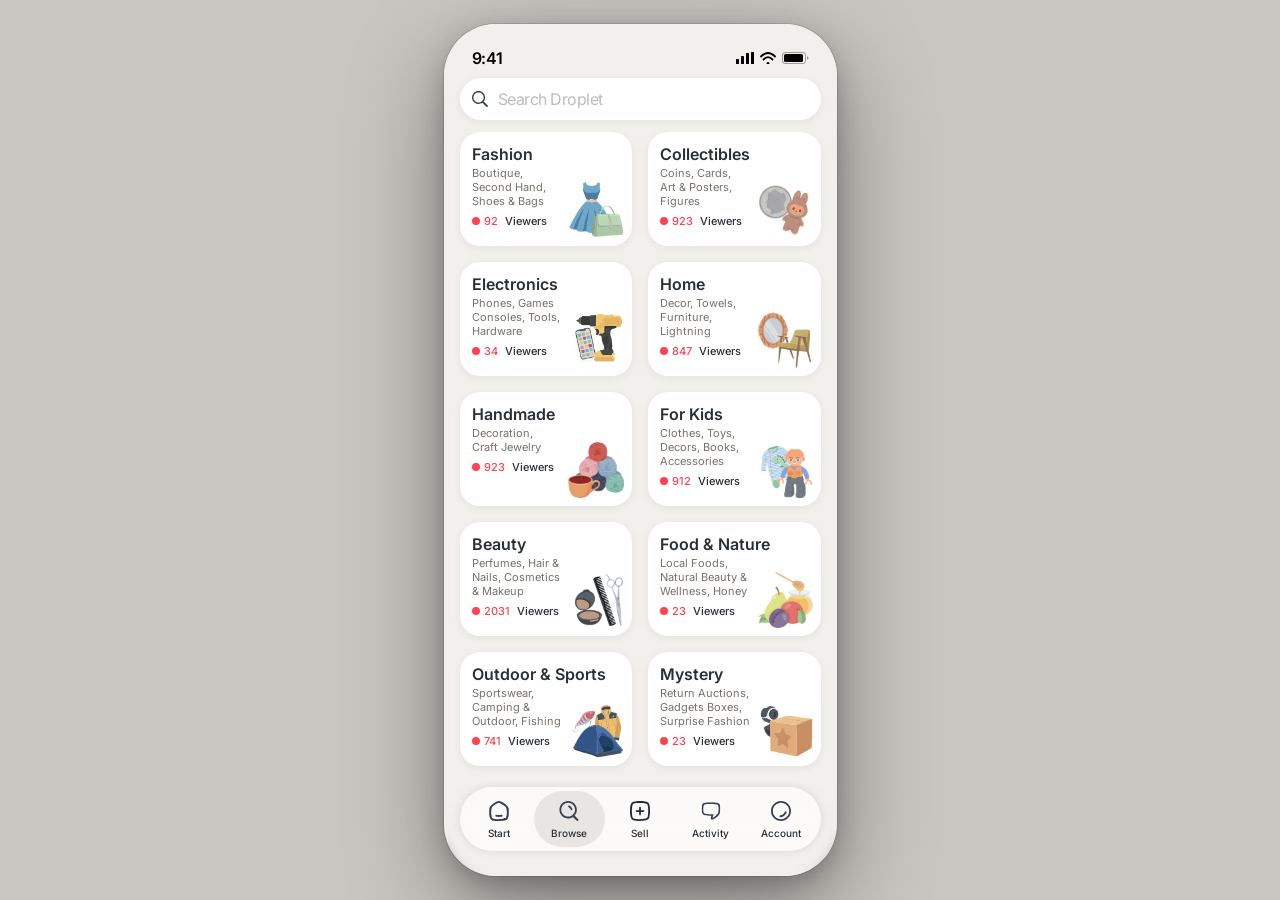
<file: browse.html>
<!DOCTYPE html>
<html lang="pl">
<head>
<meta charset="UTF-8">
<meta name="viewport" content="width=device-width, initial-scale=1">
<title>Droplet App</title>
<link href="https://fonts.googleapis.com/css2?family=Inter:wght@400;500;600;700&display=swap" rel="stylesheet">
<link rel="stylesheet" href="styles.css">
</head>
<body>

<div class="phone">

<!-- ── Status Bar ── -->
<div class="status-bar">
  <span class="status-time">9:41</span>
  <div class="status-icons">
    <svg width="18" height="12" viewBox="0 0 18 12"><rect x="0" y="7" width="3" height="5" rx=".5" fill="#000"/><rect x="5" y="4" width="3" height="8" rx=".5" fill="#000"/><rect x="10" y="1" width="3" height="11" rx=".5" fill="#000"/><rect x="15" y="0" width="3" height="12" rx=".5" fill="#000"/></svg>
    <svg width="16" height="12" viewBox="0 0 16 12" fill="none"><path d="M8 10a1.5 1.5 0 110 3 1.5 1.5 0 010-3z" fill="#000"/><path d="M3.5 7.5C5 6 6.5 5.2 8 5.2s3 .8 4.5 2.3M1 4.5C3.5 2 5.8 1 8 1s4.5 1 7 3.5" stroke="#000" stroke-width="1.8" stroke-linecap="round"/></svg>
    <svg width="27" height="12" viewBox="0 0 27 12"><rect x=".5" y=".5" width="23" height="11" rx="2.5" fill="none" stroke="#000" stroke-opacity=".35"/><rect x="2" y="2" width="19" height="8" rx="1.5" fill="#000"/><path d="M25 4.5v3a1.5 1.5 0 000-3z" fill="#000" fill-opacity=".4"/></svg>
  </div>
</div>

<div class="screen active" id="screen-browse">
<div class="screen-scroll">

  <!-- App Top (fixed) -->
  <div class="app-top" style="padding-top:54px">
    <div style="padding:0 16px 12px">
      <div class="search-input">
        <img class="si-icon" src="design-system/UI Icons/Icon Search.svg" alt="Search">
        <span>Search Droplet</span>
      </div>
    </div>
  </div>

  <!-- Category Grid -->
  <div class="category-grid" style="padding-bottom:24px">
    <div class="category-tile">
      <div class="ct-name">Fashion</div>
      <div class="ct-sub">Boutique,<br>Second Hand,<br>Shoes &amp; Bags</div>
      <div class="ct-viewers"><span class="ct-dot"></span><span class="ct-vcount">92</span><span class="ct-vlabel">&nbsp;Viewers</span></div>
      <div class="ct-icon"><img src="design-system/Browse Category/Type=Fashion.png" alt="Fashion"></div>
    </div>
    <div class="category-tile">
      <div class="ct-name">Collectibles</div>
      <div class="ct-sub">Coins, Cards,<br>Art &amp; Posters,<br>Figures</div>
      <div class="ct-viewers"><span class="ct-dot"></span><span class="ct-vcount">923</span><span class="ct-vlabel">&nbsp;Viewers</span></div>
      <div class="ct-icon"><img src="design-system/Browse Category/Type=Collectible.png" alt="Collectibles"></div>
    </div>
    <div class="category-tile">
      <div class="ct-name">Electronics</div>
      <div class="ct-sub">Phones, Games<br>Consoles, Tools,<br>Hardware</div>
      <div class="ct-viewers"><span class="ct-dot"></span><span class="ct-vcount">34</span><span class="ct-vlabel">&nbsp;Viewers</span></div>
      <div class="ct-icon"><img src="design-system/Browse Category/Type=Electronics.png" alt="Electronics"></div>
    </div>
    <div class="category-tile">
      <div class="ct-name">Home</div>
      <div class="ct-sub">Decor, Towels,<br>Furniture,<br>Lightning</div>
      <div class="ct-viewers"><span class="ct-dot"></span><span class="ct-vcount">847</span><span class="ct-vlabel">&nbsp;Viewers</span></div>
      <div class="ct-icon"><img src="design-system/Browse Category/Type=Home.png" alt="Home"></div>
    </div>
    <div class="category-tile">
      <div class="ct-name">Handmade</div>
      <div class="ct-sub">Decoration,<br>Craft Jewelry</div>
      <div class="ct-viewers"><span class="ct-dot"></span><span class="ct-vcount">923</span><span class="ct-vlabel">&nbsp;Viewers</span></div>
      <div class="ct-icon"><img src="design-system/Browse Category/Type=Homemade.png" alt="Handmade"></div>
    </div>
    <div class="category-tile">
      <div class="ct-name">For Kids</div>
      <div class="ct-sub">Clothes, Toys,<br>Decors, Books,<br>Accessories</div>
      <div class="ct-viewers"><span class="ct-dot"></span><span class="ct-vcount">912</span><span class="ct-vlabel">&nbsp;Viewers</span></div>
      <div class="ct-icon"><img src="design-system/Browse Category/Type=ForKids.png" alt="For Kids"></div>
    </div>
    <div class="category-tile">
      <div class="ct-name">Beauty</div>
      <div class="ct-sub">Perfumes, Hair &amp;<br>Nails, Cosmetics<br>&amp; Makeup</div>
      <div class="ct-viewers"><span class="ct-dot"></span><span class="ct-vcount">2031</span><span class="ct-vlabel">&nbsp;Viewers</span></div>
      <div class="ct-icon"><img src="design-system/Browse Category/Type=Beauty.png" alt="Beauty"></div>
    </div>
    <div class="category-tile">
      <div class="ct-name">Food &amp; Nature</div>
      <div class="ct-sub">Local Foods,<br>Natural Beauty &amp;<br>Wellness, Honey</div>
      <div class="ct-viewers"><span class="ct-dot"></span><span class="ct-vcount">23</span><span class="ct-vlabel">&nbsp;Viewers</span></div>
      <div class="ct-icon"><img src="design-system/Browse Category/Type=Food & Drink.png" alt="Food & Nature"></div>
    </div>
    <div class="category-tile">
      <div class="ct-name">Outdoor &amp; Sports</div>
      <div class="ct-sub">Sportswear,<br>Camping &amp;<br>Outdoor, Fishing</div>
      <div class="ct-viewers"><span class="ct-dot"></span><span class="ct-vcount">741</span><span class="ct-vlabel">&nbsp;Viewers</span></div>
      <div class="ct-icon"><img src="design-system/Browse Category/Type=Outdoor & Sports.png" alt="Outdoor & Sports"></div>
    </div>
    <div class="category-tile">
      <div class="ct-name">Mystery</div>
      <div class="ct-sub">Return Auctions,<br>Gadgets Boxes,<br>Surprise Fashion</div>
      <div class="ct-viewers"><span class="ct-dot"></span><span class="ct-vcount">23</span><span class="ct-vlabel">&nbsp;Viewers</span></div>
      <div class="ct-icon"><img src="design-system/Browse Category/Type=Mystery.png" alt="Mystery"></div>
    </div>
  </div>

</div>
</div>

<!-- ── Tab Bar ── -->
<div class="tabbar">
  <div class="tabbar-pill">
    <a class="tab-item" href="index.html">
      <div class="tab-icon"><img src="design-system/UI Icons/Icon Start.svg" alt="Start"></div>
      <span class="tab-label">Start</span>
    </a>
    <a class="tab-item active" href="browse.html">
      <div class="tab-icon"><img src="design-system/UI Icons/Icon Browse.svg" alt="Browse"></div>
      <span class="tab-label">Browse</span>
    </a>
    <a class="tab-item" href="sell.html">
      <div class="tab-icon"><img src="design-system/UI Icons/Icon Sell.svg" alt="Sell"></div>
      <span class="tab-label">Sell</span>
    </a>
    <a class="tab-item" href="activity.html">
      <div class="tab-icon"><img src="design-system/UI Icons/Icon Message.svg" alt="Activity"></div>
      <span class="tab-label">Activity</span>
    </a>
    <a class="tab-item" href="account.html">
      <div class="tab-icon"><img src="design-system/UI Icons/Icon Account.svg" alt="Account"></div>
      <span class="tab-label">Account</span>
    </a>
  </div>
</div>

</div><!-- .phone -->

<script>
// No interactive JS needed for browse — category tiles are static
</script>

</body>
</html>
</file>
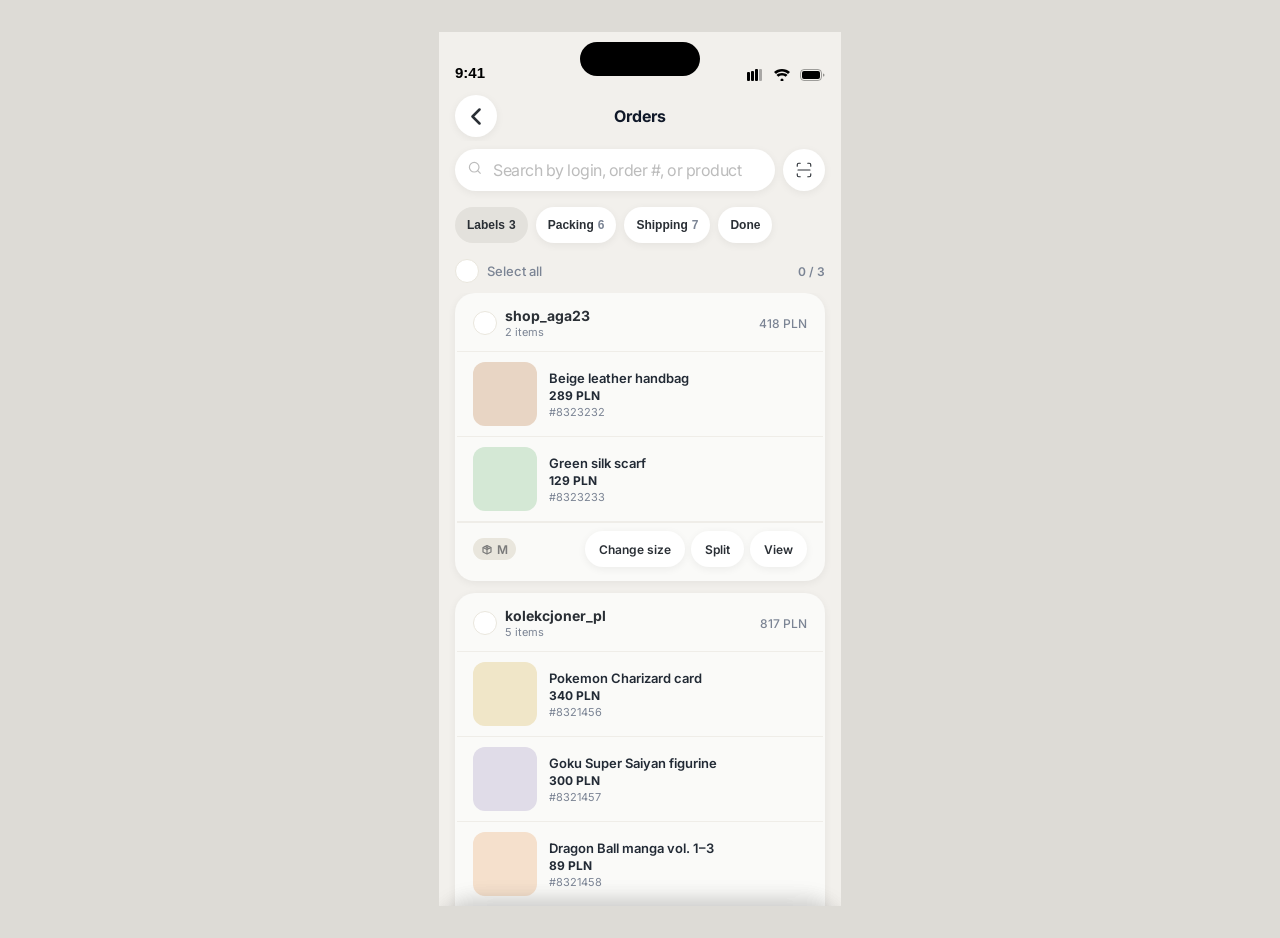
<file: en_seller-orders.html>
<!DOCTYPE html>
<html lang="en">
<head>
  <meta charset="UTF-8">
  <meta name="viewport" content="width=device-width, initial-scale=1.0, maximum-scale=1.0, user-scalable=no">
  <title>Seller Orders (EN)</title>
  <link rel="preconnect" href="https://fonts.googleapis.com">
  <link rel="preconnect" href="https://fonts.gstatic.com" crossorigin>
  <link href="https://fonts.googleapis.com/css2?family=Inter:wght@400;500;600;700&display=swap" rel="stylesheet">
  <script src="https://mcp.figma.com/mcp/html-to-design/capture.js" async></script>


  <style>
/* ============================================================
   DROPLET DESIGN SYSTEM — PROTOTYPE BASE STYLES
   iPhone 16 Pro (402x874px) · Font: Inter
   ============================================================ */

:root {
  --content-strong: #101828;
  --content-primary: #2A2F35;
  --content-secondary: #222A35;
  --content-tertiary: #7B8494;
  --absolute-black: #000000;
  --absolute-white: #FFFFFF;
  --accent-primary: #FF4252;
  --interface-emphasis: #E3E1DC;
  --interface-primary: #E9E6DD;
  --interface-secondary: #EFEDE8;
  --interface-tertiary: #F2F0EC;
  --surface-sheet: #F7F6F4;
  --surface-separator: #BCBCBC;
  --color-success: #34C759;
  --color-warning: #FF9500;
  --font-family: 'Inter', -apple-system, BlinkMacSystemFont, sans-serif;
  --space-xxs: 2px;
  --space-xs: 4px;
  --space-sm: 8px;
  --space-md: 12px;
  --space-base: 16px;
  --space-lg: 20px;
  --space-xl: 24px;
  --space-xxl: 32px;
  --space-xxxl: 40px;
  --radius-pill: 70px;
  --radius-sheet: 34px;
  --radius-input: 26px;
  --radius-card: 20px;
  --radius-tile: 10px;
  --radius-full: 9999px;
  --shadow-interactive: 0 2px 8px rgba(0,0,0,0.06);
  --shadow-show: 0 2px 8px rgba(0,0,0,0.25);
  --shadow-navi: 0 0 10px rgba(0,0,0,0.1);
  --transition-fast: 150ms ease;
  --transition-base: 300ms ease;
  --transition-spring: 300ms cubic-bezier(0.175, 0.885, 0.32, 1.275);
  --z-base: 1;
  --z-nav: 100;
  --z-modal: 200;
  --z-sheet: 300;
  --z-toast: 400;
  --z-overlay: 500;
}

*, *::before, *::after { box-sizing: border-box; margin: 0; padding: 0; -webkit-tap-highlight-color: transparent; }

html { font-family: var(--font-family); font-size: 16px; color: var(--content-primary); -webkit-font-smoothing: antialiased; }

body { min-height: 100vh; display: flex; align-items: center; justify-content: center; background: #DDDBD6; padding: 32px 0; }

.phone-shell { position: relative; width: 402px; height: 874px; overflow: hidden; background: var(--interface-tertiary); flex-shrink: 0; }

/* STATUS BAR */
.status-bar { position: absolute; top: 0; left: 0; width: 100%; height: 59px; display: flex; align-items: flex-end; justify-content: space-between; padding: 0 var(--space-base) 10px; background: var(--interface-tertiary); z-index: var(--z-nav); }
.status-bar__time { font-family: -apple-system, BlinkMacSystemFont, 'SF Pro Text', sans-serif; font-size: 15px; font-weight: 600; min-width: 44px; color: var(--absolute-black); }
.status-bar__island { width: 120px; height: 34px; background: var(--absolute-black); border-radius: var(--radius-full); position: absolute; top: 10px; left: 50%; transform: translateX(-50%); }
.status-bar__icons { display: flex; align-items: center; gap: 6px; min-width: 44px; justify-content: flex-end; color: var(--absolute-black); }

/* NAV BAR */
.nav-bar { position: absolute; top: 59px; left: 0; width: 100%; height: 50px; display: flex; background: var(--interface-tertiary); z-index: var(--z-nav); }
.nav-bar__row { display: flex; align-items: center; justify-content: space-between; padding: 4px var(--space-base); height: 50px; width: 100%; }
.nav-bar__title-row { display: none; }
.nav-bar__actions { display: flex; gap: 8px; align-items: center; min-width: 42px; justify-content: flex-end; }
.nav-bar__title { font-size: 16px; font-weight: 700; color: var(--content-strong); flex: 1; text-align: center; padding: 0; white-space: nowrap; letter-spacing: 0; }
.nav-bar__btn { width: 42px; height: 42px; border-radius: var(--radius-full); display: flex; align-items: center; justify-content: center; background: var(--absolute-white); box-shadow: var(--shadow-interactive); border: none; cursor: pointer; color: var(--content-primary); transition: opacity var(--transition-fast), transform var(--transition-fast); flex-shrink: 0; }
.nav-bar__btn:active { opacity: 0.7; transform: scale(0.94); }

/* TAB BAR */
.tab-bar { position: absolute; bottom: 0; left: 0; width: 100%; height: 114px; display: flex; align-items: flex-start; justify-content: center; padding-top: 16px; background: none; z-index: var(--z-nav); pointer-events: none; }
.tab-bar__pill { pointer-events: all; display: flex; align-items: center; justify-content: space-around; width: 352px; height: 73px; background: rgba(255,255,255,0.8); backdrop-filter: blur(20px); -webkit-backdrop-filter: blur(20px); border-radius: 100px; box-shadow: var(--shadow-navi); padding: 0 8px; }
.tab-bar__item { display: flex; flex-direction: column; align-items: center; justify-content: center; gap: 1px; flex: 1; height: 56px; border-radius: 100px; cursor: pointer; color: var(--content-primary); font-family: var(--font-family); font-size: 10px; font-weight: 500; line-height: 14px; background: none; border: none; padding: 6px 8px 7px; transition: background var(--transition-fast); }
.tab-bar__item--active { background: rgba(227,225,220,0.8); }
.tab-bar__icon { width: 28px; height: 28px; display: flex; align-items: center; justify-content: center; }

/* SCREEN CONTAINER */
.screen-container { position: absolute; top: 227px; bottom: 114px; left: 0; right: 0; overflow-y: auto; overflow-x: hidden; -webkit-overflow-scrolling: touch; }
.screen-container--no-tabs { bottom: 0; }

/* SCREENS */
.screen { display: none; width: 100%; min-height: 100%; background: var(--interface-tertiary); }
.screen--active { display: block; }
.screen-content { padding: var(--space-base) 0; }

/* TRANSITIONS */
.screen--sliding-in { display: block; position: absolute; top: 0; left: 0; width: 100%; animation: slideIn var(--transition-base) ease forwards; }
.screen--sliding-out { display: block; position: absolute; top: 0; left: 0; width: 100%; animation: slideOut var(--transition-base) ease forwards; }
.screen--sliding-in-back { display: block; position: absolute; top: 0; left: 0; width: 100%; animation: slideInBack var(--transition-base) ease forwards; }
.screen--sliding-out-back { display: block; position: absolute; top: 0; left: 0; width: 100%; animation: slideOutBack var(--transition-base) ease forwards; }
@keyframes slideIn      { from { transform: translateX(100%); } to { transform: translateX(0); } }
@keyframes slideOut     { from { transform: translateX(0); opacity: 1; } to { transform: translateX(-30%); opacity: 0.5; } }
@keyframes slideInBack  { from { transform: translateX(-30%); opacity: 0.5; } to { transform: translateX(0); opacity: 1; } }
@keyframes slideOutBack { from { transform: translateX(0); } to { transform: translateX(100%); } }

/* BUTTONS */
.btn { display: inline-flex; align-items: center; justify-content: center; gap: 8px; border-radius: var(--radius-pill); font-family: var(--font-family); font-size: 16px; font-weight: 600; border: none; cursor: pointer; transition: opacity var(--transition-fast), transform var(--transition-fast); text-decoration: none; box-shadow: var(--shadow-interactive); }
.btn:active { opacity: 0.75; transform: scale(0.98); }
.btn--cta     { height: 52px; width: 100%; background: var(--accent-primary); color: var(--absolute-white); }
.btn--medium  { height: 52px; width: 100%; background: var(--absolute-white); color: var(--content-primary); }
.btn--small   { height: 36px; background: var(--absolute-white); color: var(--content-primary); font-size: 12px; font-weight: 600; padding: 0 14px; }
.btn--small-danger { height: 36px; background: var(--absolute-white); color: var(--accent-primary); font-size: 12px; font-weight: 600; padding: 0 14px; }
.btn--small-success { height: 36px; background: rgba(52,199,89,0.12); color: #1a8a3c; font-size: 12px; font-weight: 600; padding: 0 14px; border-radius: var(--radius-pill); box-shadow: none; }
.btn--small-orange { height: 36px; background: var(--accent-primary); color: var(--absolute-white); font-size: 12px; font-weight: 600; padding: 0 14px; border-radius: var(--radius-pill); box-shadow: var(--shadow-interactive); border: none; cursor: pointer; font-family: var(--font-family); }
.btn--disabled { opacity: 0.4; pointer-events: none; }
.btn--outline { height: 36px; background: transparent; color: var(--content-primary); font-size: 12px; font-weight: 600; padding: 0 14px; border: 1.5px solid var(--interface-emphasis); box-shadow: none; }

/* CARD */
.card { background: var(--absolute-white); border-radius: var(--radius-card); padding: var(--space-base); box-shadow: var(--shadow-interactive); }

/* BADGE */
.badge { display: inline-flex; align-items: center; height: 22px; padding: 0 8px; background: var(--interface-emphasis); border-radius: 37px; font-size: 11px; font-weight: 600; color: var(--content-primary); }
.badge--success { background: rgba(52,199,89,0.15); color: #1a8a3c; }
.badge--warning { background: rgba(255,149,0,0.15); color: #b86800; }
.badge--danger  { background: rgba(255,66,82,0.12); color: var(--accent-primary); }
.badge--info    { background: rgba(0,145,255,0.12); color: #0071CC; }

/* BOTTOM SHEET */
.sheet-backdrop { position: absolute; inset: 0; background: rgba(0,0,0,0.4); z-index: var(--z-sheet); opacity: 0; transition: opacity var(--transition-base); pointer-events: none; }
.sheet-backdrop--visible { opacity: 1; pointer-events: all; }
.sheet { position: absolute; bottom: 0; left: 0; transform: translateY(100%); width: 100%; background: var(--surface-sheet); border-radius: var(--radius-sheet) var(--radius-sheet) 0 0; box-shadow: 0 -4px 24px rgba(0,0,0,0.12); z-index: calc(var(--z-sheet) + 1); padding: 0 var(--space-base) var(--space-xxl); transition: transform var(--transition-base); }
.sheet--visible { transform: translateY(0); }
.sheet__grabber { width: 36px; height: 5px; background: #CCCCCC; border-radius: var(--radius-full); margin: var(--space-sm) auto var(--space-lg); }

/* TOAST */
.toast { position: absolute; bottom: 172px; left: 50%; transform: translateX(-50%) translateY(20px); background: var(--content-strong); color: var(--absolute-white); padding: 14px var(--space-lg); border-radius: var(--radius-pill); font-size: 13px; font-weight: 500; white-space: nowrap; z-index: var(--z-toast); opacity: 0; transition: opacity var(--transition-fast), transform var(--transition-fast); pointer-events: none; }
.toast--visible { opacity: 1; transform: translateX(-50%) translateY(0); }

/* TAPPABLE */
.tappable { cursor: pointer; transition: transform var(--transition-fast), opacity var(--transition-fast); }
.tappable:active { transform: scale(0.97); opacity: 0.85; }

/* ─── SEARCH ROW (top, below nav) ─── */
.search-row { position: absolute; top: 109px; left: 0; width: 100%; height: 58px; display: flex; align-items: center; gap: 8px; padding: 8px 16px; background: var(--interface-tertiary); z-index: var(--z-nav); }
.search-row__pill { flex: 1; height: 42px; background: var(--absolute-white); border-radius: var(--radius-full); display: flex; align-items: center; padding: 0 12px; gap: 10px; box-shadow: var(--shadow-interactive); }
.search-row__icon { color: var(--surface-separator); flex-shrink: 0; }
.search-row__input { flex: 1; border: none; background: none; outline: none; font-family: var(--font-family); font-size: 16px; font-weight: 400; letter-spacing: -0.5px; color: var(--content-primary); }
.search-row__input::placeholder { color: var(--surface-separator); }
.search-row__clear { width: 22px; height: 22px; border-radius: 50%; border: none; background: var(--interface-emphasis); display: flex; align-items: center; justify-content: center; cursor: pointer; flex-shrink: 0; color: var(--content-secondary); padding: 0; transition: opacity var(--transition-fast); }
.search-row__clear:active { opacity: 0.6; }
.search-row__scan { width: 42px; height: 42px; border-radius: 50%; border: none; background: var(--absolute-white); box-shadow: var(--shadow-interactive); display: flex; align-items: center; justify-content: center; cursor: pointer; flex-shrink: 0; color: var(--content-primary); padding: 0; transition: opacity var(--transition-fast), transform var(--transition-fast); }
.search-row__scan:active { opacity: 0.7; transform: scale(0.94); }

/* ─── FILTER TABS (pill style) ─── */
.filter-tabs { display: flex; gap: 8px; padding: 8px 0 16px 16px; overflow-x: auto; -webkit-overflow-scrolling: touch; position: absolute; top: 167px; left: 0; width: 100%; z-index: var(--z-nav); background: var(--interface-tertiary); }
.filter-tabs::-webkit-scrollbar { display: none; }
.filter-tab { display: inline-flex; align-items: center; gap: 4px; height: 36px; padding: 5px 12px; border-radius: var(--radius-pill); background: var(--absolute-white); box-shadow: var(--shadow-interactive); font-size: 12px; font-weight: 600; color: var(--content-primary); white-space: nowrap; border: none; cursor: pointer; flex-shrink: 0; transition: background var(--transition-fast), box-shadow var(--transition-fast); }
.filter-tab--active { background: var(--interface-emphasis); box-shadow: none; }
.filter-tab__count { font-size: 12px; font-weight: 600; color: var(--content-tertiary); }
.filter-tab--active .filter-tab__count { color: var(--content-primary); }
/* ─── SUBFILTER TABS (gray text link style) ─── */
.subfilter-tabs-wrap { position: relative; }
.subfilter-tabs-wrap::after { content: ''; position: absolute; top: 0; right: 0; width: 32px; height: 100%; background: linear-gradient(to right, transparent, var(--interface-tertiary)); pointer-events: none; z-index: 1; }
.subfilter-tabs { display: flex; gap: 2px; padding: 0 0 8px 16px; overflow-x: auto; -webkit-overflow-scrolling: touch; }
.subfilter-tabs::-webkit-scrollbar { display: none; }
.subfilter-tab { display: inline-flex; align-items: center; gap: 4px; height: 36px; padding: 5px 12px; background: none; border: none; cursor: pointer; font-size: 12px; font-weight: 600; color: var(--content-tertiary); white-space: nowrap; border-radius: var(--radius-pill); flex-shrink: 0; transition: background var(--transition-fast), color var(--transition-fast); }
.subfilter-tab--active { background: var(--interface-emphasis); color: var(--content-primary); }
.subfilter-tab__count { font-size: 12px; font-weight: 600; color: var(--content-tertiary); }
.subfilter-tab--active .subfilter-tab__count { color: var(--content-primary); }

/* ─── ORDER GROUP ─── */
.order-group { margin: 0 var(--space-base) var(--space-md); background: #FAFAF8; border-radius: var(--radius-card); box-shadow: var(--shadow-interactive); overflow: hidden; transition: background var(--transition-fast); }
.order-group--selected { }
.order-group__header { display: flex; align-items: center; justify-content: space-between; padding: 12px var(--space-base); border-bottom: 1px solid var(--interface-secondary); cursor: pointer; transition: opacity var(--transition-fast); }
.order-group__header:active { opacity: 0.75; }
.order-group__buyer { display: flex; align-items: center; gap: var(--space-sm); }
.order-group__check { display: flex; flex-shrink: 0; }
.select-all-row { display: flex; padding: 0 16px 10px; gap: 8px; align-items: center; cursor: pointer; position: sticky; top: 0; z-index: 2; background: var(--interface-tertiary); }
.select-all-row__label { font-size: 13px; font-weight: 500; color: var(--content-tertiary); flex: 1; }
.select-all-row__count { font-size: 12px; font-weight: 600; color: var(--content-tertiary); transition: opacity var(--transition-fast); }
.order-group__avatar { width: 32px; height: 32px; border-radius: var(--radius-full); background: var(--interface-emphasis); display: flex; align-items: center; justify-content: center; font-size: 13px; font-weight: 700; color: var(--content-secondary); flex-shrink: 0; }
.order-group__name { font-size: 14px; font-weight: 600; color: var(--content-secondary); }
.order-group__login { color: var(--content-primary); font-weight: 700; font-size: 14px; }
.order-group__bundle { font-size: 11px; color: var(--content-tertiary); margin-top: 1px; }
.order-group__meta { font-size: 11px; color: var(--content-tertiary); margin-top: 1px; }
.order-group__meta--tracking { font-size: 12px; font-weight: 600; color: var(--content-secondary); font-family: 'Courier New', monospace; letter-spacing: 0.3px; }
/* Nav bar text button (e.g. Manage) */
.nav-bar__btn--text { width: auto; padding: 0 16px; font-size: 16px; font-weight: 600; font-family: var(--font-family); }

/* ─── ORDER ITEM ROW ─── */
.order-item { display: flex; align-items: center; gap: 12px; padding: 10px var(--space-base); border-bottom: 1px solid var(--interface-secondary); }
.order-item:last-child { border-bottom: none; }
.order-item__checkbox { flex-shrink: 0; }
.order-item__thumb { width: 44px; height: 44px; border-radius: var(--radius-tile); background: var(--interface-emphasis); flex-shrink: 0; overflow: hidden; }
.order-item__thumb img { width: 100%; height: 100%; object-fit: cover; }
.order-item__info { flex: 1; min-width: 0; }
.order-item__title { font-size: 13px; font-weight: 600; color: var(--content-secondary); white-space: nowrap; overflow: hidden; text-overflow: ellipsis; }
.order-item__meta { font-size: 11px; color: var(--content-tertiary); margin-top: 2px; }
.order-item__price { font-size: 14px; font-weight: 700; color: var(--content-primary); flex-shrink: 0; }
.order-item--overflow { display: flex; align-items: center; gap: 8px; padding: 8px var(--space-base); font-size: 12px; font-weight: 600; color: var(--content-tertiary); cursor: pointer; }
.order-item--overflow__thumbs { display: flex; gap: 4px; }
.order-item--overflow__thumb { width: 28px; height: 28px; border-radius: 8px; flex-shrink: 0; }

/* ─── ORDER GROUP FOOTER ─── */
.order-group__footer { display: flex; align-items: center; justify-content: space-between; padding: 8px var(--space-base) 12px; border-top: 1px solid var(--interface-secondary); }

/* ─── SIZE BUTTON + SHEET (Pakowanie) ─── */
.size-btn { display: inline-flex; align-items: center; gap: 3px; height: 36px; padding: 0 14px; border-radius: var(--radius-pill); background: var(--absolute-white); border: 1.5px solid var(--interface-emphasis); font-size: 12px; font-weight: 700; color: var(--content-secondary); cursor: pointer; font-family: var(--font-family); box-shadow: 0 1px 3px rgba(0,0,0,0.08); transition: background var(--transition-fast); flex-shrink: 0; }
.size-btn:active { background: var(--interface-secondary); transform: scale(0.96); }
.size-row { display: flex; align-items: center; justify-content: space-between; padding: 14px var(--space-base); cursor: pointer; transition: background var(--transition-fast); }
.size-row + .size-row { border-top: 1px solid var(--interface-primary); }
.size-row:active { background: var(--interface-secondary); }
.size-row__info { flex: 1; }
.size-row__name { font-size: 16px; font-weight: 500; color: var(--content-strong); }
.size-row__dims { font-size: 13px; color: var(--content-tertiary); margin-top: 2px; }
.radio { width: 24px; height: 24px; border-radius: 50%; border: 2px solid var(--interface-emphasis); flex-shrink: 0; position: relative; transition: border-color var(--transition-fast); }
.radio--selected { border-color: var(--accent-primary); border-width: 6px; }
.order-group__value { font-size: 12px; color: var(--content-secondary); }
.order-group__value strong { font-weight: 700; }

/* ─── BADGES ─── */
.badge--blue { background: #0091FF; color: white; }
.badge--gray { background: #D9D9D9; color: var(--content-secondary); }
.badge--outline { background: var(--interface-primary); color: #7A7A7A; font-size: 12px; gap: 4px; pointer-events: none; cursor: default; }
.badge--outline::before { content: ''; display: inline-block; width: 12px; height: 12px; flex-shrink: 0; background-size: contain; background-repeat: no-repeat; background-image: url("data:image/svg+xml,%3Csvg width='12' height='12' viewBox='0 0 12 12' fill='none' xmlns='http://www.w3.org/2000/svg'%3E%3Cpath d='M2 4.5L6 2.5L10 4.5V9L6 11L2 9V4.5Z' stroke='%237A7A7A' stroke-width='1.2' stroke-linejoin='round'/%3E%3Cpath d='M6 2.5V11' stroke='%237A7A7A' stroke-width='1.2' stroke-linejoin='round'/%3E%3Cpath d='M2 4.5L6 6.5L10 4.5' stroke='%237A7A7A' stroke-width='1.2' stroke-linejoin='round'/%3E%3Cpath d='M4 3.5L8 5.5' stroke='%237A7A7A' stroke-width='1.2' stroke-linecap='round'/%3E%3C/svg%3E"); }
.badge--danger { background: rgba(255,66,82,0.15); color: #c0001a; }
.badge--purple { background: rgba(175,82,222,0.15); color: #7c2d9e; }
.order-item__badges { display: flex; gap: 4px; margin-top: 4px; flex-wrap: wrap; }

/* ─── SPLIT SHEET ─── */
.split-item-row { display: flex; align-items: center; gap: 12px; padding: 10px var(--space-base); border-bottom: 1px solid var(--interface-secondary); }
.split-item-row:last-child { border-bottom: none; }
.split-item-thumb { width: 44px; height: 44px; border-radius: var(--radius-tile); flex-shrink: 0; }
.split-item-info { flex: 1; min-width: 0; }
.split-item-name { font-size: 13px; font-weight: 600; color: var(--content-secondary); white-space: nowrap; overflow: hidden; text-overflow: ellipsis; }
.split-item-sub { font-size: 11px; color: var(--content-tertiary); margin-top: 2px; }
.split-move-btn { width: 32px; height: 32px; border-radius: var(--radius-full); background: var(--interface-emphasis); border: none; cursor: pointer; display: flex; align-items: center; justify-content: center; color: var(--content-secondary); flex-shrink: 0; transition: background var(--transition-fast), transform var(--transition-fast); }
.split-move-btn:active { background: var(--interface-primary); transform: scale(0.9); }
.split-pkg-empty { padding: 18px var(--space-base); text-align: center; font-size: 13px; color: var(--content-tertiary); }
@keyframes splitItemIn { from { opacity: 0; transform: translateY(-10px); } to { opacity: 1; transform: translateY(0); } }
.split-item-row--incoming { animation: splitItemIn 200ms ease forwards; }
.split-limit-bar { height: 6px; border-radius: 100px; background: var(--interface-primary); overflow: hidden; margin-top: 6px; }
.split-limit-bar__fill { height: 100%; border-radius: 100px; transition: width var(--transition-base); }

/* ─── ORDER DETAIL SHEET ─── */
.detail-sheet { position: absolute; bottom: 0; left: 0; width: 100%; max-height: calc(100% - 59px); background: var(--surface-sheet); border-radius: var(--radius-sheet) var(--radius-sheet) 0 0; transform: translateY(100%); transition: transform var(--transition-base); z-index: var(--z-sheet); display: flex; flex-direction: column; }
.detail-sheet--visible { transform: translateY(0); }
.detail-sheet__header { display: flex; align-items: center; justify-content: space-between; padding: 0 var(--space-base); flex-shrink: 0; }
.detail-sheet__grabber { width: 36px; height: 5px; border-radius: 100px; background: #ccc; margin: 8px auto 0; flex-shrink: 0; }
.detail-sheet__close { width: 42px; height: 42px; border-radius: var(--radius-full); background: var(--absolute-white); box-shadow: var(--shadow-interactive); border: none; cursor: pointer; display: flex; align-items: center; justify-content: center; color: var(--content-primary); }
.detail-sheet__body { flex: 1; overflow-y: auto; -webkit-overflow-scrolling: touch; padding: 0 var(--space-base) var(--space-xxl); }
.detail-sheet__center { text-align: center; padding: var(--space-md) 0 var(--space-lg); }
.detail-sheet__title { font-size: 20px; font-weight: 600; color: var(--content-secondary); letter-spacing: -0.43px; margin-top: 4px; }
.detail-sheet__desc { font-size: 11px; color: var(--content-secondary); margin-top: 4px; }
.detail-label-panel { background: var(--interface-secondary); border-radius: var(--radius-card); padding: var(--space-base); margin-bottom: var(--space-md); }
.detail-tracking { font-size: 13px; font-weight: 700; letter-spacing: 2px; font-family: 'Courier New', monospace; color: var(--content-strong); text-align: center; margin-top: 10px; }
.detail-tracking__date { font-size: 11px; color: var(--content-tertiary); text-align: center; margin-top: 3px; }

/* Horizontal stepper */
.h-stepper { display: flex; align-items: flex-start; position: relative; margin: 0 auto var(--space-lg); width: 327px; height: 38px; }
.h-stepper__track { position: absolute; top: 9px; left: 0; right: 0; height: 2px; background: var(--interface-primary); }
.h-stepper__fill { height: 2px; background: var(--content-primary); transition: width 0.4s ease; }
.h-stepper__step { flex: 1; display: flex; flex-direction: column; align-items: center; gap: 6px; position: relative; z-index: 1; }
.h-stepper__dot { width: 18px; height: 18px; border-radius: 50px; background: var(--interface-primary); display: flex; align-items: center; justify-content: center; transition: background 0.3s; }
.h-stepper__dot--done { background: var(--content-primary); }
.h-stepper__dot--done svg { display: block; }
.h-stepper__label { font-size: 10px; font-weight: 600; color: var(--content-tertiary); text-align: center; white-space: nowrap; }
.h-stepper__label--active { color: var(--content-primary); }

/* Form input rows */
.form-card { border-radius: 26px; overflow: hidden; border: 1px solid var(--interface-primary); margin-bottom: var(--space-md); box-shadow: var(--shadow-interactive); }
.form-row { padding: 10px var(--space-base); background: #FAFAF8; display: flex; align-items: center; justify-content: space-between; border-top: 1px solid var(--interface-primary); }
.form-row:first-child { border-top: none; }
.form-row--muted { background: var(--surface-sheet); }
.form-row__left { flex: 1; min-width: 0; }
.form-row__label { font-size: 13px; color: var(--content-tertiary); }
.form-row__value { font-size: 16px; font-weight: 500; color: var(--content-strong); margin-top: 4px; }
.form-row__placeholder { font-size: 16px; color: var(--content-tertiary); letter-spacing: -0.5px; }
.form-row__chevron { color: var(--content-tertiary); flex-shrink: 0; margin-left: 8px; }

/* Detail sections */
.detail-section { margin-top: var(--space-lg); }
.detail-section__heading { font-size: 23px; font-weight: 600; color: var(--content-primary); letter-spacing: -0.5px; margin-bottom: var(--space-md); }
.detail-kv { display: flex; align-items: center; justify-content: space-between; padding: 8px 0; font-size: 12px; font-weight: 600; color: var(--content-tertiary); }
.detail-kv__value { font-size: 13px; }
.detail-kv--total { color: var(--content-secondary); }
.detail-separator { border-top: 1px solid var(--interface-secondary); }

/* Shipment items list (inside order detail sheet) */
.shipment-item { padding: 12px 0; border-bottom: 1px solid var(--interface-secondary); }
.shipment-item:last-child { border-bottom: none; }
.shipment-item__row { display: flex; gap: 12px; align-items: flex-start; }
.shipment-item__thumb { width: 64px; height: 64px; border-radius: 12px; flex-shrink: 0; }
.shipment-item__info { flex: 1; min-width: 0; }
.shipment-item__name { font-size: 12px; font-weight: 700; color: var(--content-secondary); }
.shipment-item__meta { font-size: 11px; color: var(--content-tertiary); margin-top: 2px; }
.shipment-item__actions { display: flex; gap: 6px; margin-top: 8px; }

/* Buyer info card */
.buyer-card { background: var(--interface-emphasis); border-radius: var(--radius-card); padding: var(--space-base); display: flex; align-items: center; justify-content: space-between; margin-bottom: var(--space-md); }
.buyer-card__user { display: flex; align-items: center; gap: 8px; }
.buyer-card__avatar { width: 32px; height: 32px; border-radius: var(--radius-full); background: #0091FF; display: flex; align-items: center; justify-content: center; font-size: 10px; font-weight: 700; color: white; flex-shrink: 0; }
.buyer-card__login { font-size: 14px; font-weight: 700; color: var(--content-secondary); }
.buyer-card__actions { display: flex; gap: 8px; align-items: center; }

/* ─── CHECKBOX ─── */
.checkbox { width: 24px; height: 24px; border-radius: var(--radius-full); border: 1.5px solid var(--interface-primary); display: flex; align-items: center; justify-content: center; flex-shrink: 0; cursor: pointer; transition: all var(--transition-fast); background: white; }
.checkbox--checked { background: var(--content-secondary); border-color: var(--content-secondary); }

/* ─── FLOATING ACTION BAR ─── */
.fab-bar { position: absolute; bottom: 0; left: 0; width: 100%; padding: 24px 16px 24px; background: linear-gradient(to bottom, transparent 0%, var(--interface-tertiary) 36%); z-index: calc(var(--z-nav) + 1); transform: translateY(200px); transition: transform var(--transition-base); display: flex; gap: 8px; align-items: center; }
.fab-bar--visible { transform: translateY(0); }
.fab-bar__label { font-size: 12px; font-weight: 600; color: var(--content-tertiary); white-space: nowrap; }
.fab-bar__select-all { background: none; border: none; cursor: pointer; font-size: 13px; font-weight: 600; color: var(--content-primary); padding: 0; white-space: nowrap; flex-shrink: 0; transition: opacity var(--transition-fast); }
.fab-bar__select-all:active { opacity: 0.6; }

/* ─── ORDER GROUP scan/animation states ─── */
.order-group { border: 2px solid transparent; }
.order-group--scanned { border-color: rgba(52,199,89,0.5); }
.order-group--just-moved { animation: cardSlideIn 0.3s var(--transition-spring); }
@keyframes cardSlideIn { from { opacity: 0; transform: translateY(-10px); } to { opacity: 1; transform: translateY(0); } }
.order-group--settling { animation: cardSettle 0.35s ease; }
@keyframes cardSettle { from { opacity: 0.5; transform: translateY(-8px); } to { opacity: 1; transform: translateY(0); } }
.scan-overlay--error .scan-laser { background: var(--accent-primary); box-shadow: 0 0 12px 2px var(--accent-primary); animation-play-state: paused; top: 50%; }

/* ─── SEARCH BAR ─── */
.search-bar { margin: 0 var(--space-base) var(--space-md); display: flex; align-items: center; gap: var(--space-sm); background: var(--absolute-white); border-radius: var(--radius-input); padding: 0 var(--space-base); height: 44px; box-shadow: var(--shadow-interactive); }
.search-bar__icon { color: var(--content-tertiary); flex-shrink: 0; }
.search-bar__input { flex: 1; border: none; background: none; outline: none; font-family: var(--font-family); font-size: 15px; color: var(--content-primary); }
.search-bar__input::placeholder { color: var(--content-tertiary); }


/* ─── SCAN OVERLAY ─── */
.scan-overlay { position: absolute; inset: 0; background: #000; z-index: var(--z-overlay); display: none; flex-direction: column; }
.scan-overlay--visible { display: flex; }
.scan-viewfinder { flex: 1; position: relative; }
.scan-laser { position: absolute; left: 0; right: 0; height: 2px; background: var(--accent-primary); box-shadow: 0 0 12px 2px var(--accent-primary); animation: scanMove 1.8s ease-in-out infinite; top: 10%; }
@keyframes scanMove { 0%, 100% { top: 10%; } 50% { top: 85%; } }
.scan-hint { position: absolute; bottom: var(--space-xl); left: 0; right: 0; color: rgba(255,255,255,0.5); font-size: 13px; text-align: center; }
.scan-corner { position: absolute; width: 28px; height: 28px; border-color: rgba(255,255,255,0.85); border-style: solid; }
.scan-corner--tl { top: 10%; left: 7%; border-width: 2px 0 0 2px; }
.scan-corner--tr { top: 10%; right: 7%; border-width: 2px 2px 0 0; }
.scan-corner--bl { bottom: 15%; left: 7%; border-width: 0 0 2px 2px; }
.scan-corner--br { bottom: 15%; right: 7%; border-width: 0 2px 2px 0; }
.scan-bottom { padding: var(--space-xl) var(--space-base); background: #111; }

/* ─── SECTION LABEL ─── */
.section-label { font-size: 12px; font-weight: 700; color: var(--content-tertiary); text-transform: uppercase; letter-spacing: 0.5px; padding: var(--space-base) var(--space-base) var(--space-sm); }

/* ─── DETAIL PAGE COMPONENTS ─── */
.detail-row { display: flex; align-items: flex-start; gap: var(--space-base); padding: 11px 0; border-bottom: 1px solid var(--interface-secondary); }
.detail-row:last-child { border-bottom: none; }
.detail-row__key { width: 110px; flex-shrink: 0; font-size: 12px; font-weight: 600; color: var(--content-tertiary); text-transform: uppercase; letter-spacing: 0.3px; line-height: 18px; }
.detail-row__value { flex: 1; font-size: 13px; font-weight: 600; color: var(--content-secondary); line-height: 18px; }

/* ─── STATUS STEPPER ─── */
.status-stepper { display: flex; flex-direction: column; gap: 0; padding: 0 var(--space-base); }
.status-step { display: flex; gap: 12px; align-items: flex-start; position: relative; }
.status-step__line { display: flex; flex-direction: column; align-items: center; width: 20px; flex-shrink: 0; }
.status-step__dot { width: 10px; height: 10px; border-radius: 50%; background: var(--interface-emphasis); border: 2px solid var(--interface-emphasis); flex-shrink: 0; margin-top: 4px; }
.status-step__dot--active { background: var(--color-success); border-color: var(--color-success); }
.status-step__connector { width: 2px; flex: 1; background: var(--interface-secondary); min-height: 20px; }
.status-step__content { flex: 1; padding-bottom: 16px; }
.status-step__label { font-size: 13px; font-weight: 600; color: var(--content-tertiary); }
.status-step__label--active { color: var(--content-primary); }
.status-step__time { font-size: 11px; color: var(--content-tertiary); margin-top: 2px; }

/* ─── INLINE SCAN CARD ─── */
.scan-card { margin: 0 var(--space-base) var(--space-md); background: var(--interface-emphasis); border-radius: var(--radius-card); overflow: hidden; padding: 12px var(--space-base) 10px; display: flex; flex-direction: column; gap: 8px; }
.scan-card__top { display: flex; align-items: center; gap: 10px; }
.scan-card__frame { flex: 1; height: 44px; border: 1.5px solid rgba(0,0,0,0.1); border-radius: 8px; position: relative; overflow: hidden; transition: border-color 0.2s; background: var(--absolute-white); }
.scan-card__laser { position: absolute; left: 8%; right: 8%; height: 1.5px; background: var(--color-success); box-shadow: 0 0 6px var(--color-success); animation: scanMove 1.5s ease-in-out infinite; top: 20%; }
.scan-card__expand { width: 32px; height: 32px; border-radius: var(--radius-full); background: var(--absolute-white); border: none; cursor: pointer; display: flex; align-items: center; justify-content: center; color: var(--content-tertiary); flex-shrink: 0; box-shadow: var(--shadow-interactive); transition: opacity var(--transition-fast); }
.scan-card__expand:active { opacity: 0.6; }
.scan-card__hint { font-size: 11px; color: var(--content-tertiary); }
.scan-card__actions { display: flex; gap: 6px; }
.scan-card__btn { flex: 1; height: 30px; border-radius: 99px; border: none; cursor: pointer; font-family: var(--font-family); font-size: 11px; font-weight: 600; background: rgba(0,0,0,0.07); color: var(--content-secondary); transition: background var(--transition-fast); }
.scan-card__btn:active { background: rgba(0,0,0,0.13); }
.scan-card__btn--err { color: var(--accent-primary); background: rgba(255,66,82,0.1); }
.scan-card__btn--err:active { background: rgba(255,66,82,0.18); }
.scan-card--error .scan-card__frame { border-color: var(--accent-primary); }
.scan-card--error .scan-card__laser { background: var(--accent-primary); box-shadow: 0 0 6px var(--accent-primary); animation-play-state: paused; top: 50%; }
.scan-card--success .scan-card__frame { border-color: var(--color-success); }
.scan-card--success .scan-card__laser { background: var(--color-success); box-shadow: 0 0 6px var(--color-success); animation-play-state: paused; top: 50%; }

/* PROGRESS BAR */
.progress-bar { height: 4px; background: var(--interface-primary); border-radius: 99px; overflow: hidden; }
.progress-bar__fill { height: 100%; background: var(--color-success); border-radius: 99px; transition: width 0.4s ease; }

/* COURIER MODAL DATE OPTION */
.date-option { display: flex; align-items: center; justify-content: space-between; padding: 14px 0; border-bottom: 1px solid var(--interface-secondary); cursor: pointer; }
.date-option:last-child { border-bottom: none; }
.date-option__label { font-size: 15px; font-weight: 500; color: var(--content-primary); }
.date-option__sub { font-size: 12px; color: var(--content-tertiary); margin-top: 2px; }
.date-option__radio { width: 22px; height: 22px; border-radius: 50%; border: 2px solid var(--interface-emphasis); display: flex; align-items: center; justify-content: center; flex-shrink: 0; }
.date-option__radio--selected { border-color: var(--content-primary); }
.date-option__radio--selected::after { content: ''; width: 10px; height: 10px; border-radius: 50%; background: var(--content-primary); }

/* ─── COURIER DATE CHIPS ─── */
.date-chips-row { display: flex; gap: 8px; overflow-x: auto; -webkit-overflow-scrolling: touch; padding-bottom: 4px; }
.date-chips-row::-webkit-scrollbar { display: none; }
.date-chip { display: flex; flex-direction: column; align-items: center; justify-content: center; width: 68px; min-width: 68px; height: 74px; border-radius: var(--radius-card); background: var(--absolute-white); box-shadow: var(--shadow-interactive); cursor: pointer; transition: background var(--transition-fast), box-shadow var(--transition-fast); padding: 6px 0; gap: 2px; border: none; font-family: var(--font-family); }
.date-chip:active { transform: scale(0.96); opacity: 0.8; }
.date-chip--active { background: var(--content-primary); box-shadow: none; }
.date-chip--disabled { opacity: 0.4; pointer-events: none; }
.date-chip__label { font-size: 10px; font-weight: 600; color: var(--content-tertiary); text-transform: uppercase; letter-spacing: 0.3px; }
.date-chip--active .date-chip__label { color: rgba(255,255,255,0.6); }
.date-chip__day { font-size: 11px; font-weight: 600; color: var(--content-tertiary); }
.date-chip--active .date-chip__day { color: rgba(255,255,255,0.75); }
.date-chip__num { font-size: 20px; font-weight: 700; color: var(--content-primary); line-height: 1; }
.date-chip--active .date-chip__num { color: var(--absolute-white); }
.date-chip__month { font-size: 11px; color: var(--content-tertiary); }
.date-chip--active .date-chip__month { color: rgba(255,255,255,0.65); }

/* ─── COURIER TIME SLOTS ─── */
.time-grid { display: grid; grid-template-columns: 1fr 1fr; gap: 8px; }
.time-slot { height: 44px; border-radius: var(--radius-pill); background: var(--absolute-white); box-shadow: var(--shadow-interactive); border: none; font-family: var(--font-family); font-size: 13px; font-weight: 600; color: var(--content-primary); cursor: pointer; transition: background var(--transition-fast), box-shadow var(--transition-fast), color var(--transition-fast); }
.time-slot:active { transform: scale(0.97); opacity: 0.8; }
.time-slot--active { background: var(--content-primary); color: var(--absolute-white); box-shadow: none; }
.time-slot--disabled { opacity: 0.35; pointer-events: none; }

/* ─── COURIER SUMMARY BAR ─── */
.courier-summary { font-size: 13px; color: var(--content-tertiary); text-align: center; padding: var(--space-md) 0 var(--space-base); }
.courier-summary strong { color: var(--content-primary); font-weight: 600; }

/* ─── COURIER SUCCESS STATE ─── */
.courier-success { display: none; flex-direction: column; align-items: center; padding: var(--space-lg) 0 var(--space-xxl); text-align: center; }
.courier-success--visible { display: flex; }
.courier-success__check { width: 72px; height: 72px; border-radius: var(--radius-full); background: rgba(52,199,89,0.15); display: flex; align-items: center; justify-content: center; margin-bottom: var(--space-lg); animation: successPop 0.4s var(--transition-spring) forwards; }
@keyframes successPop { from { transform: scale(0.4); opacity: 0; } to { transform: scale(1); opacity: 1; } }
.courier-success__title { font-size: 20px; font-weight: 700; color: var(--content-primary); margin-bottom: 4px; }
.courier-success__sub { font-size: 13px; color: var(--content-tertiary); margin-bottom: var(--space-xl); }
.courier-success__card { width: 100%; background: var(--interface-emphasis); border-radius: var(--radius-card); padding: var(--space-base); margin-bottom: var(--space-xl); text-align: left; }

/* ─── PACZKOMAT COMPONENTS ─── */
.paczkomat-step { display: flex; gap: 12px; align-items: flex-start; padding: 10px 0; border-bottom: 1px solid var(--interface-secondary); }
.paczkomat-step:last-child { border-bottom: none; }
.paczkomat-step__num { width: 24px; height: 24px; border-radius: var(--radius-full); background: var(--interface-emphasis); display: flex; align-items: center; justify-content: center; font-size: 11px; font-weight: 700; color: var(--content-secondary); flex-shrink: 0; }
.paczkomat-step__text { font-size: 13px; color: var(--content-primary); line-height: 1.5; padding-top: 3px; }
.paczkomat-warning { background: rgba(255,149,0,0.12); border-radius: var(--radius-card); padding: 12px var(--space-base); margin-bottom: var(--space-lg); display: flex; gap: 10px; align-items: flex-start; }
.paczkomat-warning__title { font-size: 13px; font-weight: 600; color: #b86800; }
.paczkomat-warning__desc { font-size: 12px; color: var(--content-tertiary); margin-top: 2px; }
.paczkomat-summary { display: flex; align-items: center; gap: 12px; }
.paczkomat-pack-row { display: flex; align-items: center; gap: 10px; padding: 10px 0; border-bottom: 1px solid var(--interface-secondary); }
.paczkomat-pack-row:last-child { border-bottom: none; }

/* EMPTY STATE */
.empty-state { display: flex; flex-direction: column; align-items: center; justify-content: center; padding: 60px var(--space-base); text-align: center; gap: var(--space-md); }
.empty-state__icon { width: 56px; height: 56px; border-radius: var(--radius-full); background: var(--interface-emphasis); display: flex; align-items: center; justify-content: center; }
.empty-state__title { font-size: 16px; font-weight: 600; color: var(--content-primary); }
.empty-state__desc { font-size: 13px; color: var(--content-tertiary); line-height: 1.5; }

/* ═══ v2.0 ═══ */

/* ─── GLOBAL SEARCH BAR ─── */
.global-search { position: absolute; bottom: 0; left: 0; right: 0; padding: 10px 16px 24px; background: rgba(242,240,236,0.97); backdrop-filter: blur(12px); -webkit-backdrop-filter: blur(12px); border-top: 1px solid var(--interface-primary); z-index: calc(var(--z-nav) + 2); display: flex; align-items: center; gap: 12px; }
.global-search__pill { flex: 1; height: 44px; background: var(--absolute-white); border-radius: var(--radius-pill); display: flex; align-items: center; padding: 0 16px; gap: 10px; box-shadow: var(--shadow-interactive); }
.global-search__icon { color: var(--content-tertiary); flex-shrink: 0; }
.global-search__input { flex: 1; border: none; background: none; outline: none; font-family: var(--font-family); font-size: 15px; color: var(--content-primary); }
.global-search__input::placeholder { color: var(--content-tertiary); }
.global-search__clear { width: 22px; height: 22px; border-radius: 50%; border: none; background: var(--interface-emphasis); display: flex; align-items: center; justify-content: center; cursor: pointer; flex-shrink: 0; color: var(--content-secondary); padding: 0; transition: opacity var(--transition-fast); }
.global-search__clear:active { opacity: 0.6; }
.global-search__scan { width: 32px; height: 32px; border-radius: 50%; border: none; background: var(--interface-emphasis); display: flex; align-items: center; justify-content: center; cursor: pointer; flex-shrink: 0; color: var(--content-secondary); padding: 0; transition: opacity var(--transition-fast); }
.global-search__scan:active { opacity: 0.6; }

/* ─── SEARCH RESULTS PANEL ─── */
.search-results-panel { position: absolute; top: 227px; bottom: 0; left: 0; right: 0; background: var(--interface-tertiary); overflow-y: auto; z-index: calc(var(--z-nav) + 1); display: none; }
.search-results-panel--visible { display: block; }
.search-group-header { font-size: 11px; font-weight: 700; color: var(--content-tertiary); text-transform: uppercase; letter-spacing: 0.6px; padding: 16px 16px 6px; }
.search-group-header:first-child { padding-top: 12px; }
.search-results-empty { display: flex; flex-direction: column; align-items: center; padding: 60px 16px; text-align: center; gap: 8px; }
.search-results-empty__title { font-size: 16px; font-weight: 600; color: var(--content-primary); }
.search-results-empty__sub { font-size: 13px; color: var(--content-tertiary); }
.search-result-card { margin: 0 16px 8px; }

/* ─── COURIER SECTION HEADER (Nadane list grouping by pickup slot) ─── */
.courier-section-header { display: none; flex-direction: column; gap: 6px; padding: 12px 16px 10px; }
.courier-section-header--visible { display: flex; }
.courier-section-header__line { width: 100%; height: 1px; background: var(--interface-primary); }
.courier-section-header__label { font-size: 11px; font-weight: 700; color: var(--content-tertiary); text-transform: uppercase; letter-spacing: 0.5px; white-space: nowrap; display: flex; align-items: center; gap: 5px; }
.courier-section-header__label svg { opacity: 0.6; }

/* ─── STICKY GOTOWE HEADER ─── */
.gotowe-sticky-header { position: sticky; top: 0; z-index: 5; background: var(--interface-tertiary); }

/* ─── SEGMENTED RADIO (Done tab — Nadane) ─── */
.segmented-radio { display: flex; gap: 3px; background: var(--interface-emphasis); border-radius: 50px; padding: 3px; height: 36px; margin: 0 16px 8px; flex-shrink: 0; }
.segmented-radio__btn { flex: 1; display: flex; align-items: center; justify-content: center; border-radius: 50px; font-size: 12px; font-weight: 500; color: var(--content-primary); cursor: pointer; border: none; background: none; font-family: var(--font-family); transition: background var(--transition-fast), box-shadow var(--transition-fast); }
.segmented-radio__btn--active { background: var(--absolute-white); box-shadow: var(--shadow-interactive); font-weight: 600; }

/* ─── TASK CHECKLIST ─── */
.task-list { margin: 0 0 4px; background: #FAFAF8; border-radius: var(--radius-card); overflow: hidden; box-shadow: var(--shadow-interactive); }
.task-item { display: flex; gap: 12px; align-items: baseline; padding: 12px 16px; min-height: 60px; border-bottom: 1px solid var(--interface-secondary); }
.task-item:last-child { border-bottom: none; }
.task-item--locked { pointer-events: none; }
.task-item--locked .task-item__label { color: var(--content-secondary); opacity: 0.5; }
.task-item__indicator { width: 22px; height: 22px; flex-shrink: 0; display: flex; align-items: center; justify-content: center; font-size: 15px; font-weight: 600; font-family: var(--font-family); color: var(--content-secondary); opacity: 0.5; margin-top: 1px; }
.task-item__indicator--done { border-radius: 50%; background: var(--color-success); color: transparent; opacity: 1; }
.task-item__indicator--active { opacity: 1; }
.task-item__body { flex: 1; min-width: 0; }
.task-item__label { font-size: 15px; font-weight: 600; color: var(--content-primary); line-height: 1.3; }
.task-item--done .task-item__label { color: var(--content-tertiary); font-weight: 500; }
.task-item__sub { font-size: 12px; color: var(--content-tertiary); margin-top: 3px; line-height: 1.4; }
.task-item__actions { display: flex; gap: 8px; margin-top: 10px; flex-wrap: wrap; }
.task-item__right { display: flex; align-items: center; gap: 6px; flex-shrink: 0; margin-left: auto; }
/* ─── ORDER DETAIL: PACKAGE HEADER ─── */
.detail-pkg-header { text-align: center; padding: 12px 16px 16px; }
.detail-pkg-size { display: inline-flex; align-items: center; justify-content: center; height: 28px; padding: 0 10px; border-radius: var(--radius-pill); background: var(--interface-emphasis); font-size: 13px; font-weight: 700; color: var(--content-primary); margin-bottom: 8px; }
.detail-pkg-meta { font-size: 13px; color: var(--content-tertiary); font-weight: 500; margin-top: 8px; }
.detail-pkg-status { font-size: 14px; font-weight: 600; color: var(--content-secondary); margin-top: 5px; }
/* ─── ORDER DETAIL: DISPATCH PANEL ─── */
.dispatch-panel { margin: 16px 0 8px; background: #FAFAF8; border-radius: var(--radius-card); padding: 14px 16px; display: flex; align-items: center; gap: 12px; box-shadow: var(--shadow-interactive); }
.dispatch-panel__icon { width: 34px; height: 34px; border-radius: 10px; background: var(--interface-emphasis); display: flex; align-items: center; justify-content: center; flex-shrink: 0; }
.dispatch-panel--sent .dispatch-panel__icon { background: rgba(52,199,89,0.12); }
.dispatch-panel__label { font-size: 13px; font-weight: 600; color: var(--content-primary); }
.dispatch-panel__sub { font-size: 12px; color: var(--content-tertiary); margin-top: 2px; }
#splitSheet { z-index: calc(var(--z-sheet) + 2); }
#splitBackdrop { z-index: calc(var(--z-sheet) + 1); }

/* ─── LAYOUT OVERRIDES ─── */
.tab-bar { display: none; }
.screen-container { bottom: 0; }
.fab-bar { bottom: 0; }
  </style>
</head>
<body>
<div class="phone-shell">

  <!-- Status Bar -->
  <div class="status-bar">
    <span class="status-bar__time">9:41</span>
    <div class="status-bar__island"></div>
    <div class="status-bar__icons">
      <svg width="17" height="12" viewBox="0 0 17 12" fill="currentColor"><rect x="0" y="3" width="3" height="9" rx="1"/><rect x="4" y="2" width="3" height="10" rx="1"/><rect x="8" y="0" width="3" height="12" rx="1"/><rect x="12" y="0" width="3" height="12" rx="1" opacity="0.3"/></svg>
      <svg width="16" height="12" viewBox="0 0 16 12" fill="currentColor" style="margin:0 4px"><path d="M8 2.4C5.6 2.4 3.5 3.4 2 5L0 3C2 1.1 4.9 0 8 0s6 1.1 8 3l-2 2C12.5 3.4 10.4 2.4 8 2.4z"/><path d="M8 6.4c-1.4 0-2.6.5-3.6 1.4L2.5 5.9C3.9 4.7 5.9 4 8 4s4.1.7 5.5 1.9L11.6 7.8C10.6 6.9 9.4 6.4 8 6.4z"/><circle cx="8" cy="11" r="1.5"/></svg>
      <svg width="25" height="12" viewBox="0 0 25 12" fill="none"><rect x="0.5" y="0.5" width="21" height="11" rx="3.5" stroke="currentColor" stroke-opacity="0.35"/><rect x="2" y="2" width="18" height="8" rx="2" fill="currentColor"/><path d="M23 4.5v3a1.5 1.5 0 000-3z" fill="currentColor" fill-opacity="0.4"/></svg>
    </div>
  </div>

  <!-- Nav Bar -->
  <div class="nav-bar" id="navBar">
    <div class="nav-bar__row">
      <button class="nav-bar__btn" id="backBtn" onclick="App.back()">
        <svg width="10" height="17" viewBox="0 0 10 17" fill="none" stroke="currentColor" stroke-width="2.5" stroke-linecap="round" stroke-linejoin="round"><path d="M8.5 1.5L1.5 8.5l7 7"/></svg>
      </button>
      <span class="nav-bar__title" id="navTitle">Orders</span>
      <div class="nav-bar__actions" id="navActions"></div>
    </div>
  </div>

  <!-- Search Row (below nav, above filter tabs) -->
  <div class="search-row" id="searchRow">
    <div class="search-row__pill">
      <div class="search-row__icon">
        <svg width="16" height="16" viewBox="0 0 20 20" fill="none" stroke="currentColor" stroke-width="1.5"><circle cx="9" cy="9" r="6"/><path d="M17 17l-4-4"/></svg>
      </div>
      <input class="search-row__input" id="globalSearchInput" placeholder="Search by login, order #, or product" oninput="Orders.globalSearch(this.value)">
      <button class="search-row__clear" id="globalSearchClear" style="display:none;" onclick="Orders.clearSearch()">
        <svg width="10" height="10" viewBox="0 0 14 14" fill="none" stroke="currentColor" stroke-width="2" stroke-linecap="round"><path d="M1 1l12 12M13 1L1 13"/></svg>
      </button>
    </div>
    <button class="search-row__scan" id="globalSearchScan" onclick="Orders.startScan()">
      <svg width="18" height="18" viewBox="0 0 24 24" fill="none" stroke="currentColor" stroke-width="1.5" stroke-linecap="round" stroke-linejoin="round"><path d="M3 7V5a2 2 0 012-2h2"/><path d="M17 3h2a2 2 0 012 2v2"/><path d="M21 17v2a2 2 0 01-2 2h-2"/><path d="M7 21H5a2 2 0 01-2-2v-2"/><line x1="4" y1="12" x2="20" y2="12"/></svg>
    </button>
  </div>

  <!-- Filter tabs (fixed, above screen container) -->
  <div class="filter-tabs" id="filterTabsBar">
    <button class="filter-tab filter-tab--active" id="seg-new" onclick="Orders.switchTab('new')">Labels <span class="filter-tab__count" id="count-new">3</span></button>
    <button class="filter-tab" id="seg-pack" onclick="Orders.switchTab('pack')">Packing <span class="filter-tab__count" id="count-pack">6</span></button>
    <button class="filter-tab" id="seg-ship" onclick="Orders.switchTab('ship')">Shipping <span class="filter-tab__count" id="count-ship">7</span></button>
    <button class="filter-tab" id="seg-all" onclick="Orders.switchTab('all')">Done</button>
  </div>

  <!-- Screen Container -->
  <div class="screen-container" id="screenContainer">

    <!-- ══════════════════════════════════════
         SCREEN: Orders Root (segment tabs)
         ══════════════════════════════════════ -->
    <div class="screen screen--active" id="screen-orders" data-title="Orders">

      <!-- ─── TAB: NOWE ─── -->
      <div id="tab-new">

        <!-- Select-all row -->
        <div class="select-all-row" id="selectAllRow" onclick="Orders.selectAll()">
          <div class="checkbox" id="cbSelectAll"></div>
          <span class="select-all-row__label">Select all</span>
          <span class="select-all-row__count" id="selectAllCount">0 / 3</span>
        </div>

        <!-- Group 1: shop_aga23 -->
        <div class="order-group" id="og-group1">
          <div class="order-group__header" onclick="Orders.toggleOrder('group1', event)">
            <div class="order-group__buyer">
              <div class="order-group__check">
                <div class="checkbox" id="cb-group1"></div>
              </div>
              <div>
                <div class="order-group__login">shop_aga23</div>
                <div class="order-group__meta">2 items</div>
              </div>
            </div>
            <strong style="font-size:12px;font-weight:500;color:var(--content-tertiary);flex-shrink:0;">418 PLN</strong>
          </div>
          <div class="order-item" onclick="event.stopPropagation();Orders.openOrderDetail('group1')" style="cursor:pointer;">
            <div class="order-item__thumb" style="width:64px;height:64px;background:#e8d5c4;border-radius:12px;"></div>
            <div class="order-item__info">
              <div class="order-item__title">Beige leather handbag</div>
              <div class="order-item__price" style="font-size:12px;font-weight:700;color:var(--content-secondary);margin-top:2px;">289 PLN</div>
              <div style="font-size:11px;color:var(--content-tertiary);margin-top:2px;">#8323232</div>
            </div>
          </div>
          <div class="order-item" onclick="event.stopPropagation();Orders.openOrderDetail('group1')" style="cursor:pointer;">
            <div class="order-item__thumb" style="width:64px;height:64px;background:#d4e8d5;border-radius:12px;"></div>
            <div class="order-item__info">
              <div class="order-item__title">Green silk scarf</div>
              <div class="order-item__price" style="font-size:12px;font-weight:700;color:var(--content-secondary);margin-top:2px;">129 PLN</div>
              <div style="font-size:11px;color:var(--content-tertiary);margin-top:2px;">#8323233</div>
            </div>
          </div>
          <div class="order-group__footer">
            <span class="badge badge--outline" id="sizeText-group1">M</span>
            <div style="display:flex;gap:6px;">
              <button class="btn btn--small" onclick="event.stopPropagation();Orders.toggleSizePicker('group1')">Change size</button>
              <button class="btn btn--small" onclick="event.stopPropagation();Orders.openSplitSheet('group1', event)">Split</button>
              <button class="btn btn--small" onclick="event.stopPropagation();Orders.openOrderDetail('group1')">View</button>
            </div>
          </div>
        </div>

        <!-- Group 2: kolekcjoner_pl -->
        <div class="order-group" id="og-group2">
          <div class="order-group__header" onclick="Orders.toggleOrder('group2', event)">
            <div class="order-group__buyer">
              <div class="order-group__check">
                <div class="checkbox" id="cb-group2"></div>
              </div>
              <div>
                <div class="order-group__login">kolekcjoner_pl</div>
                <div class="order-group__meta">5 items</div>
              </div>
            </div>
            <strong style="font-size:12px;font-weight:500;color:var(--content-tertiary);flex-shrink:0;">817 PLN</strong>
          </div>
          <div class="order-item" onclick="event.stopPropagation();Orders.openOrderDetail('group2')" style="cursor:pointer;">
            <div class="order-item__thumb" style="width:64px;height:64px;background:#f0e6c8;border-radius:12px;"></div>
            <div class="order-item__info">
              <div class="order-item__title">Pokemon Charizard card</div>
              <div class="order-item__price" style="font-size:12px;font-weight:700;color:var(--content-secondary);margin-top:2px;">340 PLN</div>
              <div style="font-size:11px;color:var(--content-tertiary);margin-top:2px;">#8321456</div>
            </div>
          </div>
          <div class="order-item" onclick="event.stopPropagation();Orders.openOrderDetail('group2')" style="cursor:pointer;">
            <div class="order-item__thumb" style="width:64px;height:64px;background:#e0dce8;border-radius:12px;"></div>
            <div class="order-item__info">
              <div class="order-item__title">Goku Super Saiyan figurine</div>
              <div class="order-item__price" style="font-size:12px;font-weight:700;color:var(--content-secondary);margin-top:2px;">300 PLN</div>
              <div style="font-size:11px;color:var(--content-tertiary);margin-top:2px;">#8321457</div>
            </div>
          </div>
          <div class="order-item" onclick="event.stopPropagation();Orders.openOrderDetail('group2')" style="cursor:pointer;">
            <div class="order-item__thumb" style="width:64px;height:64px;background:#f5e0cc;border-radius:12px;"></div>
            <div class="order-item__info">
              <div class="order-item__title">Dragon Ball manga vol. 1–3</div>
              <div class="order-item__price" style="font-size:12px;font-weight:700;color:var(--content-secondary);margin-top:2px;">89 PLN</div>
              <div style="font-size:11px;color:var(--content-tertiary);margin-top:2px;">#8321458</div>
            </div>
          </div>
          <div class="order-item--overflow" onclick="event.stopPropagation();Orders.openOrderDetail('group2')">
            <div class="order-item--overflow__thumbs">
              <div class="order-item--overflow__thumb" style="background:#cce0f5;"></div>
              <div class="order-item--overflow__thumb" style="background:#d5e8d5;"></div>
            </div>
            +2 more items
          </div>
          <div class="order-group__footer">
            <span class="badge badge--outline" id="sizeText-group2">L</span>
            <div style="display:flex;gap:6px;">
              <button class="btn btn--small" onclick="event.stopPropagation();Orders.toggleSizePicker('group2')">Change size</button>
              <button class="btn btn--small" onclick="event.stopPropagation();Orders.openSplitSheet('group2', event)">Split</button>
              <button class="btn btn--small" onclick="event.stopPropagation();Orders.openOrderDetail('group2')">View</button>
            </div>
          </div>
        </div>

        <!-- Group 3: marta_style -->
        <div class="order-group" id="og-group3">
          <div class="order-group__header" onclick="Orders.toggleOrder('group3', event)">
            <div class="order-group__buyer">
              <div class="order-group__check">
                <div class="checkbox" id="cb-group3"></div>
              </div>
              <div>
                <div class="order-group__login">marta_style</div>
                <div class="order-group__meta">1 item</div>
              </div>
            </div>
            <strong style="font-size:12px;font-weight:500;color:var(--content-tertiary);flex-shrink:0;">159 PLN</strong>
          </div>
          <div class="order-item" onclick="event.stopPropagation();Orders.openOrderDetail('group3')" style="cursor:pointer;">
            <div class="order-item__thumb" style="width:64px;height:64px;background:#e0e8d5;border-radius:12px;"></div>
            <div class="order-item__info">
              <div class="order-item__title">Silver teardrop earrings</div>
              <div class="order-item__price" style="font-size:12px;font-weight:700;color:var(--content-secondary);margin-top:2px;">159 PLN</div>
              <div style="font-size:11px;color:var(--content-tertiary);margin-top:2px;">#8320891</div>
            </div>
          </div>
          <div class="order-group__footer">
            <span class="badge badge--outline" id="sizeText-group3">M</span>
            <div style="display:flex;gap:6px;">
              <button class="btn btn--small" onclick="event.stopPropagation();Orders.toggleSizePicker('group3')">Change size</button>
              <button class="btn btn--small" onclick="event.stopPropagation();Orders.openOrderDetail('group3')">View</button>
            </div>
          </div>
        </div>

        <div id="newEmptyState" class="empty-state" style="display:none;">
          <button onclick="Orders.switchTab('pack')" style="width:72px;height:72px;border-radius:50%;background:white;border:none;cursor:pointer;display:flex;align-items:center;justify-content:center;box-shadow:var(--shadow-interactive);transition:transform var(--transition-fast),opacity var(--transition-fast);" onmousedown="this.style.transform='scale(0.93)'" onmouseup="this.style.transform=''" ontouchstart="this.style.transform='scale(0.93)'" ontouchend="this.style.transform=''">
            <svg width="26" height="26" viewBox="0 0 24 24" fill="none" stroke="var(--content-primary)" stroke-width="1.8" stroke-linecap="round" stroke-linejoin="round"><path d="M5 12h14M12 5l7 7-7 7"/></svg>
          </button>
          <div class="empty-state__title">All in packing</div>
          <div class="empty-state__desc">Labels generated — packages waiting<br>in the Packing tab.</div>
        </div>

        <div style="height: 88px;"></div>
      </div>

      <!-- ─── TAB: PAKOWANIE ─── -->
      <div id="tab-pack" style="display:none;">

        <!-- Sticky header: progress + scanner -->
        <div id="packStickyHeader" style="position:sticky;top:0;z-index:2;background:var(--interface-tertiary);padding-top:0;">

        <!-- Select-all row -->
        <div class="select-all-row" id="selectAllPackRow" onclick="Orders.selectAllPack()">
          <div class="checkbox" id="cbSelectAllPack"></div>
          <span class="select-all-row__label">Select all</span>
          <span class="select-all-row__count" id="packProgress">0 / 6</span>
        </div>

        </div><!-- /packStickyHeader -->

        <!-- Shipment 1 -->
        <div class="order-group" id="packCard1">
          <div class="order-group__header" onclick="Orders.togglePackSelect(1, event)">
            <div class="order-group__buyer">
              <div class="order-group__check"><div class="checkbox" id="cb-pack1"></div></div>
              <div>
                <div class="order-group__login">shop_aga23</div>
                <div class="order-group__meta order-group__meta--tracking">INP-20260323-020</div>
              </div>
            </div>
            <strong style="font-size:12px;font-weight:500;color:var(--content-tertiary);flex-shrink:0;">418 PLN</strong>
          </div>
          <div class="order-item" onclick="event.stopPropagation();Orders.openOrderDetail('pack-g1')" style="cursor:pointer;">
            <div class="order-item__thumb" style="width:64px;height:64px;background:#e8d5c4;border-radius:12px;"></div>
            <div class="order-item__info">
              <div class="order-item__title">Beige leather handbag</div>
              <div style="font-size:12px;font-weight:700;color:var(--content-secondary);margin-top:2px;">289 PLN</div>
              <div style="font-size:11px;color:var(--content-tertiary);margin-top:2px;">#8323232</div>
            </div>
          </div>
          <div class="order-item" onclick="event.stopPropagation();Orders.openOrderDetail('pack-g1')" style="cursor:pointer;">
            <div class="order-item__thumb" style="width:64px;height:64px;background:#d4e8d5;border-radius:12px;"></div>
            <div class="order-item__info">
              <div class="order-item__title">Green silk scarf</div>
              <div style="font-size:12px;font-weight:700;color:var(--content-secondary);margin-top:2px;">129 PLN</div>
              <div style="font-size:11px;color:var(--content-tertiary);margin-top:2px;">#8323233</div>
            </div>
          </div>
          <div class="order-group__footer">
            <span class="badge badge--outline" id="sizeText-pack1">M</span>
            <div style="display:flex;gap:6px;">
              <button class="btn btn--small" id="packBadge1" onclick="event.stopPropagation();Orders.markPackedFromDetail('pack-g1')">Mark as packed</button>
              <button class="btn btn--small" onclick="event.stopPropagation();Orders.openOrderDetail('pack-g1')">View</button>
            </div>
          </div>
        </div>

        <!-- Shipment 2 -->
        <div class="order-group" id="packCard2">
          <div class="order-group__header" onclick="Orders.togglePackSelect(2, event)">
            <div class="order-group__buyer">
              <div class="order-group__check"><div class="checkbox" id="cb-pack2"></div></div>
              <div>
                <div class="order-group__login">kolekcjoner_pl</div>
                <div class="order-group__meta order-group__meta--tracking">INP-20260322-008</div>
              </div>
            </div>
            <strong style="font-size:12px;font-weight:500;color:var(--content-tertiary);flex-shrink:0;">199 PLN</strong>
          </div>
          <div class="order-item" onclick="event.stopPropagation();Orders.openOrderDetail('pack-g2')" style="cursor:pointer;">
            <div class="order-item__thumb" style="width:64px;height:64px;background:#d5dce8;border-radius:12px;"></div>
            <div class="order-item__info">
              <div class="order-item__title">Black men's wallet</div>
              <div style="font-size:12px;font-weight:700;color:var(--content-secondary);margin-top:2px;">199 PLN</div>
              <div style="font-size:11px;color:var(--content-tertiary);margin-top:2px;">#8321458</div>
            </div>
          </div>
          <div class="order-group__footer">
            <span class="badge badge--outline" id="sizeText-pack2">L</span>
            <div style="display:flex;gap:6px;">
              <button class="btn btn--small" id="packBadge2" onclick="event.stopPropagation();Orders.markPackedFromDetail('pack-g2')">Mark as packed</button>
              <button class="btn btn--small" onclick="event.stopPropagation();Orders.openOrderDetail('pack-g2')">View</button>
            </div>
          </div>
        </div>

        <!-- Shipment 3 -->
        <div class="order-group" id="packCard3">
          <div class="order-group__header" onclick="Orders.togglePackSelect(3, event)">
            <div class="order-group__buyer">
              <div class="order-group__check"><div class="checkbox" id="cb-pack3"></div></div>
              <div>
                <div class="order-group__login">katarzyna_m</div>
                <div class="order-group__meta order-group__meta--tracking">INP-20260322-009</div>
              </div>
            </div>
            <strong style="font-size:12px;font-weight:500;color:var(--content-tertiary);flex-shrink:0;">219 PLN</strong>
          </div>
          <div class="order-item" onclick="event.stopPropagation();Orders.openOrderDetail('pack-g3')" style="cursor:pointer;">
            <div class="order-item__thumb" style="width:64px;height:64px;background:#e8dcd5;border-radius:12px;"></div>
            <div class="order-item__info">
              <div class="order-item__title">Floral summer dress</div>
              <div style="font-size:12px;font-weight:700;color:var(--content-secondary);margin-top:2px;">219 PLN</div>
              <div style="font-size:11px;color:var(--content-tertiary);margin-top:2px;">#8324001</div>
            </div>
          </div>
          <div class="order-group__footer">
            <span class="badge badge--outline" id="sizeText-pack3">M</span>
            <div style="display:flex;gap:6px;">
              <button class="btn btn--small" id="packBadge3" onclick="event.stopPropagation();Orders.markPackedFromDetail('pack-g3')">Mark as packed</button>
              <button class="btn btn--small" onclick="event.stopPropagation();Orders.openOrderDetail('pack-g3')">View</button>
            </div>
          </div>
        </div>

        <!-- Shipment 4 -->
        <div class="order-group" id="packCard4">
          <div class="order-group__header" onclick="Orders.togglePackSelect(4, event)">
            <div class="order-group__buyer">
              <div class="order-group__check"><div class="checkbox" id="cb-pack4"></div></div>
              <div>
                <div class="order-group__login">marta_style</div>
                <div class="order-group__meta order-group__meta--tracking">INP-20260323-021</div>
              </div>
            </div>
            <strong style="font-size:12px;font-weight:500;color:var(--content-tertiary);flex-shrink:0;">159 PLN</strong>
          </div>
          <div class="order-item" onclick="event.stopPropagation();Orders.openOrderDetail('pack-g4')" style="cursor:pointer;">
            <div class="order-item__thumb" style="width:64px;height:64px;background:#e0e8d5;border-radius:12px;"></div>
            <div class="order-item__info">
              <div class="order-item__title">Silver teardrop earrings</div>
              <div style="font-size:12px;font-weight:700;color:var(--content-secondary);margin-top:2px;">159 PLN</div>
              <div style="font-size:11px;color:var(--content-tertiary);margin-top:2px;">#8320891</div>
            </div>
          </div>
          <div class="order-group__footer">
            <span class="badge badge--outline" id="sizeText-pack4">M</span>
            <div style="display:flex;gap:6px;">
              <button class="btn btn--small" id="packBadge4" onclick="event.stopPropagation();Orders.markPackedFromDetail('pack-g4')">Mark as packed</button>
              <button class="btn btn--small" onclick="event.stopPropagation();Orders.openOrderDetail('pack-g4')">View</button>
            </div>
          </div>
        </div>

        <!-- Shipment 5 -->
        <div class="order-group" id="packCard5">
          <div class="order-group__header" onclick="Orders.togglePackSelect(5, event)">
            <div class="order-group__buyer">
              <div class="order-group__check"><div class="checkbox" id="cb-pack5"></div></div>
              <div>
                <div class="order-group__login">tomasz.b</div>
                <div class="order-group__meta order-group__meta--tracking">INP-20260322-010</div>
              </div>
            </div>
            <strong style="font-size:12px;font-weight:500;color:var(--content-tertiary);flex-shrink:0;">268 PLN</strong>
          </div>
          <div class="order-item" onclick="event.stopPropagation();Orders.openOrderDetail('pack-g5')" style="cursor:pointer;">
            <div class="order-item__thumb" style="width:64px;height:64px;background:#e4d5e8;border-radius:12px;"></div>
            <div class="order-item__info">
              <div class="order-item__title">Beige chino trousers</div>
              <div style="font-size:12px;font-weight:700;color:var(--content-secondary);margin-top:2px;">189 PLN</div>
              <div style="font-size:11px;color:var(--content-tertiary);margin-top:2px;">#8324010</div>
            </div>
          </div>
          <div class="order-item" onclick="event.stopPropagation();Orders.openOrderDetail('pack-g5')" style="cursor:pointer;">
            <div class="order-item__thumb" style="width:64px;height:64px;background:#d5e0e8;border-radius:12px;"></div>
            <div class="order-item__info">
              <div class="order-item__title">Brown leather belt</div>
              <div style="font-size:12px;font-weight:700;color:var(--content-secondary);margin-top:2px;">79 PLN</div>
              <div style="font-size:11px;color:var(--content-tertiary);margin-top:2px;">#8324011</div>
            </div>
          </div>
          <div class="order-group__footer">
            <span class="badge badge--outline" id="sizeText-pack5">L</span>
            <div style="display:flex;gap:6px;">
              <button class="btn btn--small" id="packBadge5" onclick="event.stopPropagation();Orders.markPackedFromDetail('pack-g5')">Mark as packed</button>
              <button class="btn btn--small" onclick="event.stopPropagation();Orders.openOrderDetail('pack-g5')">View</button>
            </div>
          </div>
        </div>

        <!-- Shipment 6 -->
        <div class="order-group" id="packCard6">
          <div class="order-group__header" onclick="Orders.togglePackSelect(6, event)">
            <div class="order-group__buyer">
              <div class="order-group__check"><div class="checkbox" id="cb-pack6"></div></div>
              <div>
                <div class="order-group__login">zofia_r</div>
                <div class="order-group__meta order-group__meta--tracking">INP-20260322-011</div>
              </div>
            </div>
            <strong style="font-size:12px;font-weight:500;color:var(--content-tertiary);flex-shrink:0;">249 PLN</strong>
          </div>
          <div class="order-item" onclick="event.stopPropagation();Orders.openOrderDetail('pack-g6')" style="cursor:pointer;">
            <div class="order-item__thumb" style="width:64px;height:64px;background:#dce8d5;border-radius:12px;"></div>
            <div class="order-item__info">
              <div class="order-item__title">Navy wool sweater</div>
              <div style="font-size:12px;font-weight:700;color:var(--content-secondary);margin-top:2px;">249 PLN</div>
              <div style="font-size:11px;color:var(--content-tertiary);margin-top:2px;">#8324020</div>
            </div>
          </div>
          <div class="order-group__footer">
            <span class="badge badge--outline" id="sizeText-pack6">M</span>
            <div style="display:flex;gap:6px;">
              <button class="btn btn--small" id="packBadge6" onclick="event.stopPropagation();Orders.markPackedFromDetail('pack-g6')">Mark as packed</button>
              <button class="btn btn--small" onclick="event.stopPropagation();Orders.openOrderDetail('pack-g6')">View</button>
            </div>
          </div>
        </div>

        <div id="packEmptyState" class="empty-state" style="display:none;">
          <button onclick="Orders.switchTab('ship')" style="width:72px;height:72px;border-radius:50%;background:white;border:none;cursor:pointer;display:flex;align-items:center;justify-content:center;box-shadow:var(--shadow-interactive);transition:transform var(--transition-fast),opacity var(--transition-fast);" onmousedown="this.style.transform='scale(0.93)'" onmouseup="this.style.transform=''" ontouchstart="this.style.transform='scale(0.93)'" ontouchend="this.style.transform=''">
            <svg width="26" height="26" viewBox="0 0 24 24" fill="none" stroke="var(--content-primary)" stroke-width="1.8" stroke-linecap="round" stroke-linejoin="round"><path d="M5 12h14M12 5l7 7-7 7"/></svg>
          </button>
          <div class="empty-state__title">All packed</div>
          <div class="empty-state__desc">Packages packed — go to<br>the Shipping tab to dispatch shipments.</div>
        </div>

        <div style="height: 16px;"></div>
      </div>

      <!-- ─── TAB: WYSYŁKA ─── -->
      <div id="tab-ship" style="display:none;">

        <div class="select-all-row" id="selectAllShipRow" onclick="Orders.selectAllShip()">
          <div class="checkbox" id="cbSelectAllShip"></div>
          <span class="select-all-row__label">Select all</span>
          <span class="select-all-row__count" id="selectAllShipCount">0 / 7</span>
        </div>

        <!-- Ship cards -->
        <div class="order-group" id="shipCard1" onclick="Orders.toggleShipItem('s1', event)">
          <div class="order-group__header">
            <div class="order-group__buyer">
              <div class="order-group__check"><div class="checkbox" id="cb-s1"></div></div>
              <div>
                <div class="order-group__login">shop_aga23</div>
                <div class="order-group__meta order-group__meta--tracking">INP-20260323-020</div>
              </div>
            </div>
            <div style="display:flex;align-items:center;gap:4px;flex-shrink:0;">
              <span class="badge badge--outline">M</span>
              <button class="btn btn--small" onclick="event.stopPropagation();Orders.openOrderDetail('pack-g1')">View</button>
            </div>
          </div>
        </div>

        <div class="order-group" id="shipCard2" onclick="Orders.toggleShipItem('s2', event)">
          <div class="order-group__header">
            <div class="order-group__buyer">
              <div class="order-group__check"><div class="checkbox" id="cb-s2"></div></div>
              <div>
                <div class="order-group__login">kolekcjoner_pl</div>
                <div class="order-group__meta order-group__meta--tracking">INP-20260322-008</div>
              </div>
            </div>
            <div style="display:flex;align-items:center;gap:4px;flex-shrink:0;">
              <span class="badge badge--outline">L</span>
              <button class="btn btn--small" onclick="event.stopPropagation();Orders.openOrderDetail('pack-g2')">View</button>
            </div>
          </div>
        </div>

        <div class="order-group" id="shipCard3" onclick="Orders.toggleShipItem('s3', event)">
          <div class="order-group__header">
            <div class="order-group__buyer">
              <div class="order-group__check"><div class="checkbox" id="cb-s3"></div></div>
              <div>
                <div class="order-group__login">katarzyna_m</div>
                <div class="order-group__meta order-group__meta--tracking">INP-20260322-009</div>
              </div>
            </div>
            <div style="display:flex;align-items:center;gap:4px;flex-shrink:0;">
              <span class="badge badge--outline">M</span>
              <button class="btn btn--small" onclick="event.stopPropagation();Orders.openOrderDetail('pack-g3')">View</button>
            </div>
          </div>
        </div>

        <div class="order-group" id="shipCard4" onclick="Orders.toggleShipItem('s4', event)">
          <div class="order-group__header">
            <div class="order-group__buyer">
              <div class="order-group__check"><div class="checkbox" id="cb-s4"></div></div>
              <div>
                <div class="order-group__login">dawid.s</div>
                <div class="order-group__meta order-group__meta--tracking">INP-20260322-004</div>
              </div>
            </div>
            <div style="display:flex;align-items:center;gap:4px;flex-shrink:0;">
              <span class="badge badge--outline">M</span>
              <button class="btn btn--small" onclick="event.stopPropagation();Orders.openOrderDetail('ship-s4')">View</button>
            </div>
          </div>
        </div>

        <div class="order-group" id="shipCard5" onclick="Orders.toggleShipItem('s5', event)">
          <div class="order-group__header">
            <div class="order-group__buyer">
              <div class="order-group__check"><div class="checkbox" id="cb-s5"></div></div>
              <div>
                <div class="order-group__login">ewa_p</div>
                <div class="order-group__meta order-group__meta--tracking">INP-20260322-005</div>
              </div>
            </div>
            <div style="display:flex;align-items:center;gap:4px;flex-shrink:0;">
              <span class="badge badge--outline">XL</span>
              <button class="btn btn--small" onclick="event.stopPropagation();Orders.openOrderDetail('ship-s5')">View</button>
            </div>
          </div>
        </div>

        <div class="order-group" id="shipCard6" onclick="Orders.toggleShipItem('s6', event)">
          <div class="order-group__header">
            <div class="order-group__buyer">
              <div class="order-group__check"><div class="checkbox" id="cb-s6"></div></div>
              <div>
                <div class="order-group__login">michal.t</div>
                <div class="order-group__meta order-group__meta--tracking">INP-20260322-006</div>
              </div>
            </div>
            <div style="display:flex;align-items:center;gap:4px;flex-shrink:0;">
              <span class="badge badge--outline">L</span>
              <button class="btn btn--small" onclick="event.stopPropagation();Orders.openOrderDetail('ship-s6')">View</button>
            </div>
          </div>
        </div>

        <div class="order-group" id="shipCard7" onclick="Orders.toggleShipItem('s7', event)">
          <div class="order-group__header">
            <div class="order-group__buyer">
              <div class="order-group__check"><div class="checkbox" id="cb-s7"></div></div>
              <div>
                <div class="order-group__login">nina_k</div>
                <div class="order-group__meta order-group__meta--tracking">INP-20260322-007</div>
              </div>
            </div>
            <div style="display:flex;align-items:center;gap:4px;flex-shrink:0;">
              <span class="badge badge--outline">M</span>
              <button class="btn btn--small" onclick="event.stopPropagation();Orders.openOrderDetail('ship-s7')">View</button>
            </div>
          </div>
        </div>

        <div id="shipEmptyState" class="empty-state" style="display:none;">
          <button onclick="Orders.goToNadane()" style="width:72px;height:72px;border-radius:50%;background:white;border:none;cursor:pointer;display:flex;align-items:center;justify-content:center;box-shadow:var(--shadow-interactive);transition:transform var(--transition-fast),opacity var(--transition-fast);" onmousedown="this.style.transform='scale(0.93)'" onmouseup="this.style.transform=''" ontouchstart="this.style.transform='scale(0.93)'" ontouchend="this.style.transform=''">
            <svg width="26" height="26" viewBox="0 0 24 24" fill="none" stroke="var(--content-primary)" stroke-width="1.8" stroke-linecap="round" stroke-linejoin="round"><path d="M5 12h14M12 5l7 7-7 7"/></svg>
          </button>
          <div class="empty-state__title">All dispatched</div>
          <div class="empty-state__desc">Packages disappear from this view after dispatch.<br>Check status in the Done tab.</div>
        </div>

        <div style="height: 16px;"></div>
      </div>

      <!-- ─── TAB: GOTOWE ─── -->
      <div id="tab-all" style="display:none;">

        <div class="gotowe-sticky-header">
          <div class="subfilter-tabs-wrap">
          <div class="subfilter-tabs" id="allSubfilterTabs">
            <button class="subfilter-tab subfilter-tab--active" id="subfilterNadane" onclick="Orders.filterAllByStatus('nadane', this)">Dispatched <span class="subfilter-tab__count">4</span></button>
            <button class="subfilter-tab" onclick="Orders.filterAllByStatus('w-dostawie', this)">In transit <span class="subfilter-tab__count">3</span></button>
            <button class="subfilter-tab" onclick="Orders.filterAllByStatus('odebrane', this)">Delivered <span class="subfilter-tab__count">9</span></button>
            <button class="subfilter-tab" onclick="Orders.filterAllByStatus('anulowane', this)">Cancelled <span class="subfilter-tab__count">2</span></button>
            <button class="subfilter-tab" onclick="Orders.filterAllByStatus('sporne', this)">Disputed <span class="subfilter-tab__count">3</span></button>
            <button class="subfilter-tab" onclick="Orders.filterAllByStatus('zwrot', this)">Return <span class="subfilter-tab__count">1</span></button>
            <button class="subfilter-tab" onclick="Orders.filterAllByStatus('nieodebrane', this)">Uncollected <span class="subfilter-tab__count">1</span></button>
          </div>
          </div>

          <!-- Method radio — visible only when Nadane is active -->
          <div class="segmented-radio segmented-radio--nadane" id="nadaneMethodRadio">
            <button class="segmented-radio__btn segmented-radio__btn--active" id="methodBtnPaczkomat" onclick="Orders.filterDone('paczkomat', this)">Paczkomat</button>
            <button class="segmented-radio__btn" id="methodBtnKurier" onclick="Orders.filterDone('kurier', this)">Courier</button>
          </div>

          <!-- Payment radio — visible only when Delivered is active -->
          <div class="segmented-radio segmented-radio--odebrane" id="odebranePaymentRadio" style="display:none">
            <button class="segmented-radio__btn segmented-radio__btn--active" onclick="Orders.filterDeliveredPayment('verifying', this)">Verifying</button>
            <button class="segmented-radio__btn" onclick="Orders.filterDeliveredPayment('settled', this)">Paid out</button>
          </div>
        </div>

        <div id="allList">

          <!-- Nadane — Courier section header: 24 mar 10:00–14:00 -->
          <div class="courier-section-header" data-courier-key="24mar-10-14">
            <div class="courier-section-header__label">
              <svg width="13" height="13" viewBox="0 0 24 24" fill="none" stroke="currentColor" stroke-width="2" stroke-linecap="round" stroke-linejoin="round"><rect x="1" y="3" width="15" height="13" rx="2"/><path d="M16 8h4l3 3v5h-7V8z"/><circle cx="5.5" cy="18.5" r="2.5"/><circle cx="18.5" cy="18.5" r="2.5"/></svg>
              24 Mar · 10:00–14:00
            </div>
          </div>

          <!-- Nadane -->
          <div class="order-group" data-search="zofia_r 8324020 23 mar" data-status="nadane" data-method="paczkomat" onclick="Orders.openOrderDetail('all-zofia-nadane')">
            <div class="order-group__header">
              <div class="order-group__buyer">
                <div>
                  <div class="order-group__login">zofia_r</div>
                  <div class="order-group__meta order-group__meta--tracking">INP-20260323-012</div>
                </div>
              </div>
              <div style="display:flex;align-items:center;gap:6px;flex-shrink:0;">
                <span class="badge badge--info">Dispatched Paczkomat</span>
                <strong style="font-size:12px;font-weight:500;color:var(--content-tertiary);">249 PLN</strong>
              </div>
            </div>
            <div class="order-item">
              <div class="order-item__thumb" style="width:64px;height:64px;background:#dce8d5;border-radius:12px;"></div>
              <div class="order-item__info">
                <div class="order-item__title">Navy wool sweater</div>
                <div style="font-size:12px;font-weight:700;color:var(--content-secondary);margin-top:2px;">249 PLN</div>
                <div style="font-size:11px;color:var(--content-tertiary);margin-top:2px;">#8324020</div>
              </div>
            </div>
            <div class="order-group__footer">
              <span class="badge badge--outline">M</span>
              <button class="btn btn--small" onclick="event.stopPropagation();Orders.openOrderDetail('all-zofia-nadane')">View</button>
            </div>
          </div>

          <div class="order-group" data-search="tomasz.b 8324010 8324011 23 mar" data-status="nadane" data-method="kurier" data-courier-key="24mar-10-14" onclick="Orders.openOrderDetail('all-tomasz-nadane')">
            <div class="order-group__header">
              <div class="order-group__buyer">
                <div>
                  <div class="order-group__login">tomasz.b</div>
                  <div class="order-group__meta order-group__meta--tracking">INP-20260323-013</div>
                </div>
              </div>
              <div style="display:flex;align-items:center;gap:6px;flex-shrink:0;">
                <span class="badge badge--info">Dispatched Courier</span>
                <strong style="font-size:12px;font-weight:500;color:var(--content-tertiary);">268 PLN</strong>
              </div>
            </div>
            <div class="order-item">
              <div class="order-item__thumb" style="width:64px;height:64px;background:#e4d5e8;border-radius:12px;"></div>
              <div class="order-item__info">
                <div class="order-item__title">Beige chino trousers</div>
                <div style="font-size:12px;font-weight:700;color:var(--content-secondary);margin-top:2px;">189 PLN</div>
                <div style="font-size:11px;color:var(--content-tertiary);margin-top:2px;">#8324010</div>
              </div>
            </div>
            <div class="order-group__footer">
              <span class="badge badge--outline">L</span>
              <button class="btn btn--small" onclick="event.stopPropagation();Orders.openOrderDetail('all-tomasz-nadane')">View</button>
            </div>
          </div>

          <!-- Nadane — Courier section header: 25 mar 14:00–18:00 -->
          <div class="courier-section-header" data-courier-key="25mar-14-18">
            <div class="courier-section-header__label">
              <svg width="13" height="13" viewBox="0 0 24 24" fill="none" stroke="currentColor" stroke-width="2" stroke-linecap="round" stroke-linejoin="round"><rect x="1" y="3" width="15" height="13" rx="2"/><path d="M16 8h4l3 3v5h-7V8z"/><circle cx="5.5" cy="18.5" r="2.5"/><circle cx="18.5" cy="18.5" r="2.5"/></svg>
              25 Mar · 14:00–18:00
            </div>
          </div>

          <div class="order-group" data-search="anna_k 8324031 24 mar" data-status="nadane" data-method="kurier" data-courier-key="25mar-14-18" onclick="Orders.openOrderDetail('all-anna-nadane')">
            <div class="order-group__header">
              <div class="order-group__buyer">
                <div>
                  <div class="order-group__login">anna_k</div>
                  <div class="order-group__meta order-group__meta--tracking">INP-20260324-007</div>
                </div>
              </div>
              <div style="display:flex;align-items:center;gap:6px;flex-shrink:0;">
                <span class="badge badge--info">Dispatched Courier</span>
                <strong style="font-size:12px;font-weight:500;color:var(--content-tertiary);">320 PLN</strong>
              </div>
            </div>
            <div class="order-item">
              <div class="order-item__thumb" style="width:64px;height:64px;background:#d5e0e8;border-radius:12px;"></div>
              <div class="order-item__info">
                <div class="order-item__title">Mini leather handbag</div>
                <div style="font-size:12px;font-weight:700;color:var(--content-secondary);margin-top:2px;">320 PLN</div>
                <div style="font-size:11px;color:var(--content-tertiary);margin-top:2px;">#8324031</div>
              </div>
            </div>
            <div class="order-group__footer">
              <span class="badge badge--outline">S</span>
              <button class="btn btn--small" onclick="event.stopPropagation();Orders.openOrderDetail('all-anna-nadane')">View</button>
            </div>
          </div>

          <div class="order-group" data-search="marta_style 8320891 23 mar" data-status="nadane" data-method="paczkomat" onclick="Orders.openOrderDetail('all-marta-nadane')">
            <div class="order-group__header">
              <div class="order-group__buyer">
                <div>
                  <div class="order-group__login">marta_style</div>
                  <div class="order-group__meta order-group__meta--tracking">INP-20260323-014</div>
                </div>
              </div>
              <div style="display:flex;align-items:center;gap:6px;flex-shrink:0;">
                <span class="badge badge--info">Dispatched Paczkomat</span>
                <strong style="font-size:12px;font-weight:500;color:var(--content-tertiary);">159 PLN</strong>
              </div>
            </div>
            <div class="order-item">
              <div class="order-item__thumb" style="width:64px;height:64px;background:#e0e8d5;border-radius:12px;"></div>
              <div class="order-item__info">
                <div class="order-item__title">Silver teardrop earrings</div>
                <div style="font-size:12px;font-weight:700;color:var(--content-secondary);margin-top:2px;">159 PLN</div>
                <div style="font-size:11px;color:var(--content-tertiary);margin-top:2px;">#8320891</div>
              </div>
            </div>
            <div class="order-group__footer">
              <span class="badge badge--outline">M</span>
              <button class="btn btn--small" onclick="event.stopPropagation();Orders.openOrderDetail('all-marta-nadane')">View</button>
            </div>
          </div>

          <div class="order-group" data-search="shop_aga23 8323232 8323233 22 mar" data-status="w-dostawie" data-method="paczkomat" onclick="Orders.openOrderDetail('all-shop-aga')">
            <div class="order-group__header">
              <div class="order-group__buyer">
                <div>
                  <div class="order-group__login">shop_aga23</div>
                  <div class="order-group__meta order-group__meta--tracking">INP-20260322-015</div>
                </div>
              </div>
              <div style="display:flex;align-items:center;gap:6px;flex-shrink:0;">
                <span class="badge badge--warning">In transit</span>
                <strong style="font-size:12px;font-weight:500;color:var(--content-tertiary);">418 PLN</strong>
              </div>
            </div>
            <div class="order-item">
              <div class="order-item__thumb" style="width:64px;height:64px;background:#e8d5c4;border-radius:12px;"></div>
              <div class="order-item__info">
                <div class="order-item__title">Beige leather handbag</div>
                <div style="font-size:12px;font-weight:700;color:var(--content-secondary);margin-top:2px;">289 PLN</div>
                <div style="font-size:11px;color:var(--content-tertiary);margin-top:2px;">#8323232</div>
              </div>
            </div>
            <div class="order-item">
              <div class="order-item__thumb" style="width:64px;height:64px;background:#d4e8d5;border-radius:12px;"></div>
              <div class="order-item__info">
                <div class="order-item__title">Green silk scarf</div>
                <div style="font-size:12px;font-weight:700;color:var(--content-secondary);margin-top:2px;">129 PLN</div>
                <div style="font-size:11px;color:var(--content-tertiary);margin-top:2px;">#8323233</div>
              </div>
            </div>
            <div class="order-group__footer">
              <span class="badge badge--outline">M</span>
              <button class="btn btn--small" onclick="event.stopPropagation();Orders.openOrderDetail('all-shop-aga')">View</button>
            </div>
          </div>

          <div class="order-group" data-search="kolekcjoner_pl 8321456 8321457 21 mar" data-status="w-dostawie" data-method="paczkomat" onclick="Orders.openOrderDetail('all-kolekcjoner')">
            <div class="order-group__header">
              <div class="order-group__buyer">
                <div>
                  <div class="order-group__login">kolekcjoner_pl</div>
                  <div class="order-group__meta order-group__meta--tracking">INP-20260321-016</div>
                </div>
              </div>
              <div style="display:flex;align-items:center;gap:6px;flex-shrink:0;">
                <span class="badge badge--warning">In transit</span>
                <strong style="font-size:12px;font-weight:500;color:var(--content-tertiary);">640 PLN</strong>
              </div>
            </div>
            <div class="order-item">
              <div class="order-item__thumb" style="width:64px;height:64px;background:#f0e6c8;border-radius:12px;"></div>
              <div class="order-item__info">
                <div class="order-item__title">Pokemon Charizard card</div>
                <div style="font-size:12px;font-weight:700;color:var(--content-secondary);margin-top:2px;">340 PLN</div>
                <div style="font-size:11px;color:var(--content-tertiary);margin-top:2px;">#8321456</div>
              </div>
            </div>
            <div class="order-item">
              <div class="order-item__thumb" style="width:64px;height:64px;background:#e0dce8;border-radius:12px;"></div>
              <div class="order-item__info">
                <div class="order-item__title">Goku Super Saiyan figurine</div>
                <div style="font-size:12px;font-weight:700;color:var(--content-secondary);margin-top:2px;">300 PLN</div>
                <div style="font-size:11px;color:var(--content-tertiary);margin-top:2px;">#8321457</div>
              </div>
            </div>
            <div class="order-group__footer">
              <span class="badge badge--outline">L</span>
              <button class="btn btn--small" onclick="event.stopPropagation();Orders.openOrderDetail('all-kolekcjoner')">View</button>
            </div>
          </div>

          <div class="order-group" data-search="katarzyna_m 8324001 21 mar" data-status="w-dostawie" data-method="kurier" onclick="Orders.openOrderDetail('all-katarzyna')">
            <div class="order-group__header">
              <div class="order-group__buyer">
                <div>
                  <div class="order-group__login">katarzyna_m</div>
                  <div class="order-group__meta order-group__meta--tracking">INP-20260321-017</div>
                </div>
              </div>
              <div style="display:flex;align-items:center;gap:6px;flex-shrink:0;">
                <span class="badge badge--warning">In transit</span>
                <strong style="font-size:12px;font-weight:500;color:var(--content-tertiary);">219 PLN</strong>
              </div>
            </div>
            <div class="order-item">
              <div class="order-item__thumb" style="width:64px;height:64px;background:#e8dcd5;border-radius:12px;"></div>
              <div class="order-item__info">
                <div class="order-item__title">Floral summer dress</div>
                <div style="font-size:12px;font-weight:700;color:var(--content-secondary);margin-top:2px;">219 PLN</div>
                <div style="font-size:11px;color:var(--content-tertiary);margin-top:2px;">#8324001</div>
              </div>
            </div>
            <div class="order-group__footer">
              <span class="badge badge--outline">M</span>
              <button class="btn btn--small" onclick="event.stopPropagation();Orders.openOrderDetail('all-katarzyna')">View</button>
            </div>
          </div>

          <div class="order-group" data-search="marta_style 8320891 4801 18 Mar" data-status="odebrane" data-method="paczkomat" data-payment="settled" onclick="Orders.openOrderDetail('all-marta-odebrane')">
            <div class="order-group__header">
              <div class="order-group__buyer">
                <div>
                  <div class="order-group__login">marta_style</div>
                  <div class="order-group__meta order-group__meta--tracking">INP-20260318-018</div>
                </div>
              </div>
              <div style="display:flex;align-items:center;gap:6px;flex-shrink:0;">
                <span class="badge badge--success">Delivered</span>
                <strong style="font-size:12px;font-weight:500;color:var(--content-tertiary);">159 PLN</strong>
              </div>
            </div>
            <div class="order-item">
              <div class="order-item__thumb" style="width:64px;height:64px;background:#e0e8d5;border-radius:12px;"></div>
              <div class="order-item__info">
                <div class="order-item__title">Silver teardrop earrings</div>
                <div style="font-size:12px;font-weight:700;color:var(--content-secondary);margin-top:2px;">159 PLN</div>
                <div style="font-size:11px;color:var(--content-tertiary);margin-top:2px;">#8320891</div>
              </div>
            </div>
            <div class="order-group__footer">
              <span class="badge badge--outline">M</span>
              <button class="btn btn--small" onclick="event.stopPropagation();Orders.openOrderDetail('all-marta-odebrane')">View</button>
            </div>
          </div>

          <div class="order-group" data-search="tomasz.b 8324010 8324011 19 mar" data-status="odebrane" data-method="kurier" data-payment="settled" onclick="Orders.openOrderDetail('all-tomasz-odebrane')">
            <div class="order-group__header">
              <div class="order-group__buyer">
                <div>
                  <div class="order-group__login">tomasz.b</div>
                  <div class="order-group__meta order-group__meta--tracking">INP-20260319-019</div>
                </div>
              </div>
              <div style="display:flex;align-items:center;gap:6px;flex-shrink:0;">
                <span class="badge badge--success">Delivered</span>
                <strong style="font-size:12px;font-weight:500;color:var(--content-tertiary);">268 PLN</strong>
              </div>
            </div>
            <div class="order-item">
              <div class="order-item__thumb" style="width:64px;height:64px;background:#e4d5e8;border-radius:12px;"></div>
              <div class="order-item__info">
                <div class="order-item__title">Beige chino trousers</div>
                <div style="font-size:12px;font-weight:700;color:var(--content-secondary);margin-top:2px;">189 PLN</div>
                <div style="font-size:11px;color:var(--content-tertiary);margin-top:2px;">#8324010</div>
              </div>
            </div>
            <div class="order-item">
              <div class="order-item__thumb" style="width:64px;height:64px;background:#d5e0e8;border-radius:12px;"></div>
              <div class="order-item__info">
                <div class="order-item__title">Brown leather belt</div>
                <div style="font-size:12px;font-weight:700;color:var(--content-secondary);margin-top:2px;">79 PLN</div>
                <div style="font-size:11px;color:var(--content-tertiary);margin-top:2px;">#8324011</div>
              </div>
            </div>
            <div class="order-group__footer">
              <span class="badge badge--outline">L</span>
              <button class="btn btn--small" onclick="event.stopPropagation();Orders.openOrderDetail('all-tomasz-odebrane')">View</button>
            </div>
          </div>

          <div class="order-group" data-search="dawid.s 4817 19 mar" data-status="odebrane" data-method="paczkomat" data-payment="settled" onclick="Orders.openOrderDetail('all-g6')">
            <div class="order-group__header">
              <div class="order-group__buyer">
                <div>
                  <div class="order-group__login">dawid.s</div>
                  <div class="order-group__meta order-group__meta--tracking">INP-20260321-042</div>
                </div>
              </div>
              <div style="display:flex;align-items:center;gap:6px;flex-shrink:0;">
                <span class="badge badge--success">Delivered</span>
                <strong style="font-size:12px;font-weight:500;color:var(--content-tertiary);">299 PLN</strong>
              </div>
            </div>
            <div class="order-item">
              <div class="order-item__thumb" style="width:64px;height:64px;background:#d5e0e8;border-radius:12px;"></div>
              <div class="order-item__info">
                <div class="order-item__title">Steel watch</div>
                <div style="font-size:12px;font-weight:700;color:var(--content-secondary);margin-top:2px;">299 PLN</div>
                <div style="font-size:11px;color:var(--content-tertiary);margin-top:2px;">#4817</div>
              </div>
            </div>
            <div class="order-group__footer">
              <span class="badge badge--outline">M</span>
              <button class="btn btn--small" onclick="event.stopPropagation();Orders.openOrderDetail('all-g6')">View</button>
            </div>
          </div>

          <div class="order-group" data-search="ewa_p 4815 17 mar" data-status="odebrane" data-method="kurier" data-payment="settled" onclick="Orders.openOrderDetail('all-g7')">
            <div class="order-group__header">
              <div class="order-group__buyer">
                <div>
                  <div class="order-group__login">ewa_p</div>
                  <div class="order-group__meta order-group__meta--tracking">INP-20260321-043</div>
                </div>
              </div>
              <div style="display:flex;align-items:center;gap:6px;flex-shrink:0;">
                <span class="badge badge--success">Delivered</span>
                <strong style="font-size:12px;font-weight:500;color:var(--content-tertiary);">528 PLN</strong>
              </div>
            </div>
            <div class="order-item">
              <div class="order-item__thumb" style="width:64px;height:64px;background:#e8d5e4;border-radius:12px;"></div>
              <div class="order-item__info">
                <div class="order-item__title">Hoodie</div>
                <div style="font-size:12px;font-weight:700;color:var(--content-secondary);margin-top:2px;">169 PLN</div>
                <div style="font-size:11px;color:var(--content-tertiary);margin-top:2px;">#4815</div>
              </div>
            </div>
            <div class="order-item">
              <div class="order-item__thumb" style="width:64px;height:64px;background:#dce8d5;border-radius:12px;"></div>
              <div class="order-item__info">
                <div class="order-item__title">Leather shoes</div>
                <div style="font-size:12px;font-weight:700;color:var(--content-secondary);margin-top:2px;">359 PLN</div>
                <div style="font-size:11px;color:var(--content-tertiary);margin-top:2px;">#4800</div>
              </div>
            </div>
            <div class="order-group__footer">
              <span class="badge badge--outline">XL</span>
              <button class="btn btn--small" onclick="event.stopPropagation();Orders.openOrderDetail('all-g7')">View</button>
            </div>
          </div>

          <div class="order-group" data-search="michal.t 4812 14 mar" data-status="odebrane" data-method="paczkomat" data-payment="settled" onclick="Orders.openOrderDetail('all-g8')">
            <div class="order-group__header">
              <div class="order-group__buyer">
                <div>
                  <div class="order-group__login">michal.t</div>
                  <div class="order-group__meta order-group__meta--tracking">INP-20260321-044</div>
                </div>
              </div>
              <div style="display:flex;align-items:center;gap:6px;flex-shrink:0;">
                <span class="badge badge--success">Delivered</span>
                <strong style="font-size:12px;font-weight:500;color:var(--content-tertiary);">249 PLN</strong>
              </div>
            </div>
            <div class="order-item">
              <div class="order-item__thumb" style="width:64px;height:64px;background:#d5e8e8;border-radius:12px;"></div>
              <div class="order-item__info">
                <div class="order-item__title">Denim jacket</div>
                <div style="font-size:12px;font-weight:700;color:var(--content-secondary);margin-top:2px;">249 PLN</div>
                <div style="font-size:11px;color:var(--content-tertiary);margin-top:2px;">#4812</div>
              </div>
            </div>
            <div class="order-group__footer">
              <span class="badge badge--outline">L</span>
              <button class="btn btn--small" onclick="event.stopPropagation();Orders.openOrderDetail('all-g8')">View</button>
            </div>
          </div>

          <div class="order-group" data-search="nina_k 4808 12 mar" data-status="odebrane" data-method="paczkomat" data-payment="settled" onclick="Orders.openOrderDetail('all-g9')">
            <div class="order-group__header">
              <div class="order-group__buyer">
                <div>
                  <div class="order-group__login">nina_k</div>
                  <div class="order-group__meta order-group__meta--tracking">INP-20260320-037</div>
                </div>
              </div>
              <div style="display:flex;align-items:center;gap:6px;flex-shrink:0;">
                <span class="badge badge--success">Delivered</span>
                <strong style="font-size:12px;font-weight:500;color:var(--content-tertiary);">228 PLN</strong>
              </div>
            </div>
            <div class="order-item">
              <div class="order-item__thumb" style="width:64px;height:64px;background:#e8e4d5;border-radius:12px;"></div>
              <div class="order-item__info">
                <div class="order-item__title">Wool bag</div>
                <div style="font-size:12px;font-weight:700;color:var(--content-secondary);margin-top:2px;">139 PLN</div>
                <div style="font-size:11px;color:var(--content-tertiary);margin-top:2px;">#4808</div>
              </div>
            </div>
            <div class="order-item">
              <div class="order-item__thumb" style="width:64px;height:64px;background:#d5e8e4;border-radius:12px;"></div>
              <div class="order-item__info">
                <div class="order-item__title">Cashmere scarf</div>
                <div style="font-size:12px;font-weight:700;color:var(--content-secondary);margin-top:2px;">89 PLN</div>
                <div style="font-size:11px;color:var(--content-tertiary);margin-top:2px;">#4807</div>
              </div>
            </div>
            <div class="order-group__footer">
              <span class="badge badge--outline">M</span>
              <button class="btn btn--small" onclick="event.stopPropagation();Orders.openOrderDetail('all-g9')">View</button>
            </div>
          </div>

          <!-- Odebrane — verifying -->
          <div class="order-group" data-search="kasia_m 8326001 25 mar verifying" data-status="odebrane" data-method="paczkomat" data-payment="verifying" onclick="Orders.openOrderDetail('all-verifying-1')">
            <div class="order-group__header">
              <div class="order-group__buyer">
                <div>
                  <div class="order-group__login">kasia_m</div>
                  <div class="order-group__meta order-group__meta--tracking">INP-20260325-030</div>
                </div>
              </div>
              <div style="display:flex;align-items:center;gap:6px;flex-shrink:0;">
                <span class="badge badge--warning">Verifying</span>
                <strong style="font-size:12px;font-weight:500;color:var(--content-tertiary);">189 PLN</strong>
              </div>
            </div>
            <div class="order-item">
              <div class="order-item__thumb" style="width:64px;height:64px;background:#e8d5c4;border-radius:12px;"></div>
              <div class="order-item__info">
                <div class="order-item__title">Summer floral skirt</div>
                <div style="font-size:12px;font-weight:700;color:var(--content-secondary);margin-top:2px;">189 PLN</div>
                <div style="font-size:11px;color:var(--content-tertiary);margin-top:2px;">#8326001</div>
              </div>
            </div>
            <div class="order-group__footer">
              <span class="badge badge--outline">M</span>
              <button class="btn btn--small" onclick="event.stopPropagation();Orders.openOrderDetail('all-verifying-1')">View</button>
            </div>
          </div>

          <div class="order-group" data-search="zofia_k 8326002 8326003 25 mar verifying" data-status="odebrane" data-method="paczkomat" data-payment="verifying" onclick="Orders.openOrderDetail('all-verifying-2')">
            <div class="order-group__header">
              <div class="order-group__buyer">
                <div>
                  <div class="order-group__login">zofia_k</div>
                  <div class="order-group__meta order-group__meta--tracking">INP-20260325-031</div>
                </div>
              </div>
              <div style="display:flex;align-items:center;gap:6px;flex-shrink:0;">
                <span class="badge badge--warning">Verifying</span>
                <strong style="font-size:12px;font-weight:500;color:var(--content-tertiary);">218 PLN</strong>
              </div>
            </div>
            <div class="order-item">
              <div class="order-item__thumb" style="width:64px;height:64px;background:#e0e8d5;border-radius:12px;"></div>
              <div class="order-item__info">
                <div class="order-item__title">Gold hoop earrings</div>
                <div style="font-size:12px;font-weight:700;color:var(--content-secondary);margin-top:2px;">129 PLN</div>
                <div style="font-size:11px;color:var(--content-tertiary);margin-top:2px;">#8326002</div>
              </div>
            </div>
            <div class="order-item">
              <div class="order-item__thumb" style="width:64px;height:64px;background:#d5e0e8;border-radius:12px;"></div>
              <div class="order-item__info">
                <div class="order-item__title">Pearl bracelet</div>
                <div style="font-size:12px;font-weight:700;color:var(--content-secondary);margin-top:2px;">89 PLN</div>
                <div style="font-size:11px;color:var(--content-tertiary);margin-top:2px;">#8326003</div>
              </div>
            </div>
            <div class="order-group__footer">
              <span class="badge badge--outline">S</span>
              <button class="btn btn--small" onclick="event.stopPropagation();Orders.openOrderDetail('all-verifying-2')">View</button>
            </div>
          </div>

          <!-- Odebrane — settled -->
          <div class="order-group" data-search="piotr_z 8325890 24 mar settled" data-status="odebrane" data-method="paczkomat" data-payment="settled" onclick="Orders.openOrderDetail('all-settled-1')">
            <div class="order-group__header">
              <div class="order-group__buyer">
                <div>
                  <div class="order-group__login">piotr_z</div>
                  <div class="order-group__meta order-group__meta--tracking">INP-20260324-028</div>
                </div>
              </div>
              <div style="display:flex;align-items:center;gap:6px;flex-shrink:0;">
                <span class="badge badge--success">Settled</span>
                <strong style="font-size:12px;font-weight:500;color:var(--content-tertiary);">349 PLN</strong>
              </div>
            </div>
            <div class="order-item">
              <div class="order-item__thumb" style="width:64px;height:64px;background:#d5e0e8;border-radius:12px;"></div>
              <div class="order-item__info">
                <div class="order-item__title">Leather sneakers</div>
                <div style="font-size:12px;font-weight:700;color:var(--content-secondary);margin-top:2px;">349 PLN</div>
                <div style="font-size:11px;color:var(--content-tertiary);margin-top:2px;">#8325890</div>
              </div>
            </div>
            <div class="order-group__footer">
              <span class="badge badge--outline">M</span>
              <button class="btn btn--small" onclick="event.stopPropagation();Orders.openOrderDetail('all-settled-1')">View</button>
            </div>
          </div>

          <!-- Anulowane -->
          <div class="order-group" data-search="bartek_w 8325001 8325002 10 mar" data-status="anulowane" data-method="paczkomat" onclick="Orders.openOrderDetail('all-a1')">
            <div class="order-group__header">
              <div class="order-group__buyer">
                <div>
                  <div class="order-group__login">bartek_w</div>
                  <div class="order-group__meta">2 items · 1 cancelled</div>
                </div>
              </div>
              <div style="display:flex;align-items:center;gap:6px;flex-shrink:0;">
                <span class="badge badge--gray">Cancelled</span>
                <strong style="font-size:12px;font-weight:500;color:var(--content-tertiary);">89 PLN</strong>
              </div>
            </div>
            <div class="order-item">
              <div class="order-item__thumb" style="width:64px;height:64px;background:#e8e0d5;border-radius:12px;"></div>
              <div class="order-item__info">
                <div class="order-item__title">White polo shirt</div>
                <div style="font-size:12px;font-weight:700;color:var(--content-secondary);margin-top:2px;">89 PLN</div>
                <div style="font-size:11px;color:var(--content-tertiary);margin-top:2px;">#8325001</div>
              </div>
            </div>
            <div class="order-item">
              <div class="order-item__thumb" style="width:64px;height:64px;background:#d5d5d5;border-radius:12px;opacity:0.5;"></div>
              <div class="order-item__info">
                <div class="order-item__title" style="text-decoration:line-through;color:var(--content-tertiary);">Baseball cap</div>
                <div style="font-size:12px;font-weight:700;color:var(--content-tertiary);margin-top:2px;text-decoration:line-through;">49 PLN</div>
                <div style="font-size:11px;color:var(--content-tertiary);margin-top:2px;">#8325002 · anulowany</div>
              </div>
            </div>
            <div class="order-group__footer">
              <button class="btn btn--small" onclick="event.stopPropagation();Orders.openOrderDetail('all-a1')">View</button>
            </div>
          </div>

          <div class="order-group" data-search="joanna_k 8325010 8 mar" data-status="anulowane" data-method="paczkomat" onclick="Orders.openOrderDetail('all-a2')">
            <div class="order-group__header">
              <div class="order-group__buyer">
                <div>
                  <div class="order-group__login">joanna_k</div>
                  <div class="order-group__meta">1 item · cancelled</div>
                </div>
              </div>
              <div style="display:flex;align-items:center;gap:6px;flex-shrink:0;">
                <span class="badge badge--gray">Cancelled</span>
                <strong style="font-size:12px;font-weight:500;color:var(--content-tertiary);">0 PLN</strong>
              </div>
            </div>
            <div class="order-item">
              <div class="order-item__thumb" style="width:64px;height:64px;background:#d5d5d5;border-radius:12px;opacity:0.5;"></div>
              <div class="order-item__info">
                <div class="order-item__title" style="text-decoration:line-through;color:var(--content-tertiary);">Pleated skirt</div>
                <div style="font-size:12px;font-weight:700;color:var(--content-tertiary);margin-top:2px;text-decoration:line-through;">179 PLN</div>
                <div style="font-size:11px;color:var(--content-tertiary);margin-top:2px;">#8325010 · anulowany</div>
              </div>
            </div>
            <div class="order-group__footer">
              <button class="btn btn--small" onclick="event.stopPropagation();Orders.openOrderDetail('all-a2')">View</button>
            </div>
          </div>

          <!-- Sporne — buyer protection claim -->
          <div class="order-group" data-search="marta_b 8325777 23 mar claim" data-status="sporne" data-method="kurier" onclick="Orders.openOrderDetail('all-claim-1')">
            <div class="order-group__header">
              <div class="order-group__buyer">
                <div>
                  <div class="order-group__login">marta_b</div>
                  <div class="order-group__meta order-group__meta--tracking">INP-20260323-025 · claim 24 Mar</div>
                </div>
              </div>
              <div style="display:flex;align-items:center;gap:6px;flex-shrink:0;">
                <span class="badge badge--danger">Claim</span>
                <strong style="font-size:12px;font-weight:500;color:var(--content-tertiary);">599 PLN</strong>
              </div>
            </div>
            <div style="padding:8px 16px 4px;font-size:12px;color:var(--content-tertiary);">Item not as described</div>
            <div class="order-item">
              <div class="order-item__thumb" style="width:64px;height:64px;background:#e8d5d5;border-radius:12px;"></div>
              <div class="order-item__info">
                <div class="order-item__title">Vintage leather jacket</div>
                <div style="font-size:12px;font-weight:700;color:var(--content-secondary);margin-top:2px;">599 PLN</div>
                <div style="font-size:11px;color:var(--content-tertiary);margin-top:2px;">#8325777</div>
              </div>
            </div>
            <div class="order-group__footer">
              <span class="badge badge--outline">L</span>
              <button class="btn btn--small" onclick="event.stopPropagation();Orders.openOrderDetail('all-claim-1')">View</button>
            </div>
          </div>

          <!-- Sporne — refunded -->
          <div class="order-group" data-search="adam_w 8324900 20 mar refunded" data-status="sporne" data-method="paczkomat" onclick="Orders.openOrderDetail('all-refunded-1')">
            <div class="order-group__header">
              <div class="order-group__buyer">
                <div>
                  <div class="order-group__login">adam_w</div>
                  <div class="order-group__meta order-group__meta--tracking">INP-20260320-023 · resolved 23 Mar</div>
                </div>
              </div>
              <div style="display:flex;align-items:center;gap:6px;flex-shrink:0;">
                <span class="badge badge--purple">Refunded</span>
                <strong style="font-size:12px;font-weight:500;color:var(--content-tertiary);">159 PLN</strong>
              </div>
            </div>
            <div style="padding:8px 16px 4px;font-size:12px;color:var(--content-tertiary);">Item damaged</div>
            <div class="order-item">
              <div class="order-item__thumb" style="width:64px;height:64px;background:#d5e8e0;border-radius:12px;"></div>
              <div class="order-item__info">
                <div class="order-item__title">Ceramic plant pot set</div>
                <div style="font-size:12px;font-weight:700;color:var(--content-secondary);margin-top:2px;">159 PLN</div>
                <div style="font-size:11px;color:var(--content-tertiary);margin-top:2px;">#8324900</div>
              </div>
            </div>
            <div class="order-group__footer">
              <span class="badge badge--outline">M</span>
              <button class="btn btn--small" onclick="event.stopPropagation();Orders.openOrderDetail('all-refunded-1')">View</button>
            </div>
          </div>

          <!-- Sporne — legacy dispute -->
          <div class="order-group" data-search="marek_r 8324055 15 mar" data-status="sporne" data-method="paczkomat" onclick="Orders.openOrderDetail('all-s1')">
            <div class="order-group__header">
              <div class="order-group__buyer">
                <div>
                  <div class="order-group__login">marek_r</div>
                  <div class="order-group__meta order-group__meta--tracking">INP-20260315-020 · spór opened 20 Mar</div>
                </div>
              </div>
              <div style="display:flex;align-items:center;gap:6px;flex-shrink:0;">
                <span class="badge badge--danger">Disputed</span>
                <strong style="font-size:12px;font-weight:500;color:var(--content-tertiary);">449 PLN</strong>
              </div>
            </div>
            <div class="order-item">
              <div class="order-item__thumb" style="width:64px;height:64px;background:#e8d5d5;border-radius:12px;"></div>
              <div class="order-item__info">
                <div class="order-item__title">Automatic watch</div>
                <div style="font-size:12px;font-weight:700;color:var(--content-secondary);margin-top:2px;">449 PLN</div>
                <div style="font-size:11px;color:var(--content-tertiary);margin-top:2px;">#8324055</div>
              </div>
            </div>
            <div class="order-group__footer">
              <button class="btn btn--small" onclick="event.stopPropagation();Orders.openOrderDetail('all-s1')">View</button>
            </div>
          </div>

          <!-- Zwrot -->
          <div class="order-group" data-search="agata_m 8323990 14 mar" data-status="zwrot" data-method="paczkomat" onclick="Orders.openOrderDetail('all-z1')">
            <div class="order-group__header">
              <div class="order-group__buyer">
                <div>
                  <div class="order-group__login">agata_m</div>
                  <div class="order-group__meta order-group__meta--tracking">INP-20260314-021 · return in progress</div>
                </div>
              </div>
              <div style="display:flex;align-items:center;gap:6px;flex-shrink:0;">
                <span class="badge badge--purple">Return</span>
                <strong style="font-size:12px;font-weight:500;color:var(--content-tertiary);">299 PLN</strong>
              </div>
            </div>
            <div class="order-item">
              <div class="order-item__thumb" style="width:64px;height:64px;background:#e4d5e8;border-radius:12px;"></div>
              <div class="order-item__info">
                <div class="order-item__title">Evening dress</div>
                <div style="font-size:12px;font-weight:700;color:var(--content-secondary);margin-top:2px;">299 PLN</div>
                <div style="font-size:11px;color:var(--content-tertiary);margin-top:2px;">#8323990</div>
              </div>
            </div>
            <div class="order-group__footer">
              <button class="btn btn--small" onclick="event.stopPropagation();Orders.openOrderDetail('all-z1')">View</button>
            </div>
          </div>

          <!-- Nieodebrane -->
          <div class="order-group" data-search="pawel_t 8323870 11 mar" data-status="nieodebrane" data-method="paczkomat" onclick="Orders.openOrderDetail('all-n1')">
            <div class="order-group__header">
              <div class="order-group__buyer">
                <div>
                  <div class="order-group__login">pawel_t</div>
                  <div class="order-group__meta order-group__meta--tracking">INP-20260311-022 · expired 18 Mar</div>
                </div>
              </div>
              <div style="display:flex;align-items:center;gap:6px;flex-shrink:0;">
                <span class="badge badge--warning">Uncollected</span>
                <strong style="font-size:12px;font-weight:500;color:var(--content-tertiary);">189 PLN</strong>
              </div>
            </div>
            <div class="order-item">
              <div class="order-item__thumb" style="width:64px;height:64px;background:#d5dce8;border-radius:12px;"></div>
              <div class="order-item__info">
                <div class="order-item__title">Wireless headphones</div>
                <div style="font-size:12px;font-weight:700;color:var(--content-secondary);margin-top:2px;">189 PLN</div>
                <div style="font-size:11px;color:var(--content-tertiary);margin-top:2px;">#8323870</div>
              </div>
            </div>
            <div class="order-group__footer">
              <button class="btn btn--small" onclick="event.stopPropagation();Orders.openOrderDetail('all-n1')">View</button>
            </div>
          </div>

        </div>

        <div style="height: 16px;"></div>
      </div>
    </div>

  </div><!-- /.screen-container -->

  <!-- ══════════════════════════════════════
       FLOATING ACTION BAR (Nowe tab)
       ══════════════════════════════════════ -->
  <div class="fab-bar" id="fabBar">
    <button class="btn btn--cta" id="fabGenBtn" onclick="Orders.openLabelsSheet()" style="flex:1;" disabled>
      Generate 0 labels
    </button>
  </div>


  <!-- ══════════════════════════════════════
       FLOATING ACTION BAR (Pakowanie tab)
       ══════════════════════════════════════ -->
  <div class="fab-bar" id="fabPackBar" style="display:none;">
    <button class="btn btn--medium" id="fabPrintBtn" onclick="Orders.printSelectedLabels()" style="flex:1;" disabled>Print labels</button>
    <button class="btn btn--cta" id="fabPackBtn" onclick="Orders.packSelected()" style="flex:1;" disabled>Mark as packed</button>
  </div>

  <!-- ══════════════════════════════════════
       FLOATING ACTION BAR (Shipping tab)
       ══════════════════════════════════════ -->
  <div class="fab-bar" id="fabShipBar" style="display:none;">
    <button class="btn btn--cta" id="fabDispatchBtn" onclick="Orders.dispatchSelected()" style="flex:1;" disabled>Send to Paczkomat</button>
    <button class="btn btn--cta" id="fabCourierBtn" onclick="Orders.openCourierSheet()" style="flex:1;flex-direction:column;gap:2px;" disabled>
      <span>Call courier</span>
      <span id="courierMinNote" style="font-size:11px;font-weight:400;color:rgba(255,255,255,0.75);">Min. 5 packages</span>
    </button>
  </div>

  <!-- ══════════════════════════════════════
       SHEET: Generate Labels
       ══════════════════════════════════════ -->
  <div class="sheet-backdrop" id="labelsBackdrop" onclick="App.hideSheet('labelsSheet','labelsBackdrop')"></div>
  <div class="sheet" id="labelsSheet">
    <div class="sheet__grabber"></div>
    <div style="font-size:20px;font-weight:700;color:var(--content-primary);margin-bottom:var(--space-sm);">Generate labels</div>
    <div style="font-size:14px;color:var(--content-tertiary);margin-bottom:var(--space-xl);" id="labelsSheetDesc">Labels will be generated for selected shipments.</div>

    <div style="background:var(--interface-secondary);border-radius:var(--radius-card);padding:var(--space-base);margin-bottom:var(--space-xl);">
      <div style="font-size:12px;font-weight:700;color:var(--content-tertiary);margin-bottom:var(--space-sm);">SUMMARY</div>
      <div style="display:flex;justify-content:space-between;font-size:14px;">
        <span style="color:var(--content-secondary);">Number of labels</span>
        <span style="font-weight:700;" id="labelsSummaryCount">—</span>
      </div>
    </div>

    <button class="btn btn--cta" id="labelsConfirmBtn" onclick="Orders.confirmLabels()">Confirm & generate</button>
    <div style="height:var(--space-md);"></div>
    <button class="btn btn--medium" id="labelsCancelBtn" onclick="App.hideSheet('labelsSheet','labelsBackdrop')">Cancel</button>

    <!-- Success state -->
    <div class="courier-success" id="labelsSuccess">
      <div class="courier-success__check">
        <svg width="32" height="32" viewBox="0 0 32 32" fill="none" stroke="#34C759" stroke-width="2.5" stroke-linecap="round" stroke-linejoin="round"><path d="M6 16l7 7 13-13"/></svg>
      </div>
      <div class="courier-success__title">Labels generated!</div>
      <div class="courier-success__sub" id="labelsSuccessSub">Labels ready to print</div>
      <div class="courier-success__card" id="labelsSuccessCard"></div>
      <button class="btn btn--cta" id="labelsPrintBtn" onclick="Orders.printLabelsFromSheet()" style="gap:8px;">
        <svg width="16" height="16" viewBox="0 0 24 24" fill="none" stroke="currentColor" stroke-width="2" stroke-linecap="round" stroke-linejoin="round"><path d="M6 9V2h12v7"/><path d="M6 18H4a2 2 0 01-2-2v-5a2 2 0 012-2h16a2 2 0 012 2v5a2 2 0 01-2 2h-2"/><path d="M6 14h12v8H6z"/></svg>
        Print labels
      </button>
      <div style="height:var(--space-md);"></div>
      <button class="btn btn--medium" onclick="Orders.closeLabelsSuccess()">Done</button>
    </div>
  </div>

  <!-- ══════════════════════════════════════
       SHEET: Courier Pickup
       ══════════════════════════════════════ -->
  <div class="sheet-backdrop" id="courierBackdrop" onclick="App.hideSheet('courierSheet','courierBackdrop')"></div>
  <div class="detail-sheet" id="courierSheet">
    <div class="detail-sheet__grabber"></div>
    <div class="detail-sheet__header">
      <div style="width:42px;"></div>
      <div></div>
      <button class="detail-sheet__close" onclick="App.hideSheet('courierSheet','courierBackdrop')">
        <svg width="14" height="14" viewBox="0 0 14 14" fill="none" stroke="currentColor" stroke-width="2" stroke-linecap="round"><path d="M1 1l12 12M13 1L1 13"/></svg>
      </button>
    </div>
    <div class="detail-sheet__body" id="courierBody">

      <!-- Header -->
      <div style="text-align:center;padding:4px 0 var(--space-lg);">
        <div style="font-size:20px;font-weight:700;color:var(--content-primary);letter-spacing:-0.4px;">Call courier</div>
        <div style="font-size:13px;color:var(--content-tertiary);margin-top:4px;">InPost pickup from your address</div>
      </div>

      <!-- Package summary -->
      <div style="background:var(--interface-emphasis);border-radius:var(--radius-card);padding:var(--space-base);margin-bottom:var(--space-lg);">
        <div class="order-group__buyer" style="gap:12px;">
          <div style="width:40px;height:40px;background:var(--absolute-white);border-radius:var(--radius-tile);display:flex;align-items:center;justify-content:center;flex-shrink:0;">
            <svg width="22" height="20" viewBox="0 0 22 20" fill="none" stroke="var(--content-primary)" stroke-width="1.8" stroke-linecap="round" stroke-linejoin="round"><path d="M16 2H6L1 8h20L16 2z"/><rect x="1" y="8" width="20" height="11" rx="2"/><path d="M8 8v11M14 8v11"/></svg>
          </div>
          <div>
            <div style="font-size:15px;font-weight:600;color:var(--content-primary);" id="courierPackCount">Packages for pickup</div>
            <div style="font-size:12px;color:var(--content-tertiary);margin-top:2px;">Selected in Shipping tab</div>
          </div>
        </div>
      </div>

      <!-- Address -->
      <div style="font-size:12px;font-weight:700;color:var(--content-tertiary);text-transform:uppercase;letter-spacing:0.5px;margin-bottom:var(--space-sm);">Pickup address</div>
      <div class="form-card" style="margin-bottom:var(--space-lg);">
        <div class="form-row tappable" onclick="App.showToast('Change address in Profile Settings')">
          <div class="form-row__left">
            <div class="form-row__label">Address</div>
            <div class="form-row__value">10/5 Marszałkowska St<br>00-624 Warsaw</div>
          </div>
          <div class="form-row__chevron">
            <svg width="7" height="12" viewBox="0 0 7 12" fill="none" stroke="currentColor" stroke-width="2" stroke-linecap="round"><path d="M1 1l5 5-5 5"/></svg>
          </div>
        </div>
      </div>

      <!-- Date selection -->
      <div style="font-size:12px;font-weight:700;color:var(--content-tertiary);text-transform:uppercase;letter-spacing:0.5px;margin-bottom:var(--space-sm);">Pickup date</div>
      <div class="date-chips-row" id="courierDateChips" style="margin-bottom:var(--space-lg);"></div>

      <!-- Time slots -->
      <div style="font-size:12px;font-weight:700;color:var(--content-tertiary);text-transform:uppercase;letter-spacing:0.5px;margin-bottom:var(--space-sm);">Time window</div>
      <div class="time-grid" id="courierTimeGrid" style="margin-bottom:var(--space-lg);"></div>

      <!-- Phone -->
      <div style="font-size:12px;font-weight:700;color:var(--content-tertiary);text-transform:uppercase;letter-spacing:0.5px;margin-bottom:var(--space-sm);">Contact phone</div>
      <div class="form-card" style="margin-bottom:4px;">
        <div class="form-row tappable" onclick="App.showToast('Change phone in Profile Settings')">
          <div class="form-row__left">
            <div class="form-row__value">+48 600 123 456</div>
          </div>
          <div class="form-row__chevron">
            <svg width="7" height="12" viewBox="0 0 7 12" fill="none" stroke="currentColor" stroke-width="2" stroke-linecap="round"><path d="M1 1l5 5-5 5"/></svg>
          </div>
        </div>
      </div>
      <div style="font-size:12px;color:var(--content-tertiary);padding:0 4px;margin-bottom:var(--space-lg);">Courier will call before arrival</div>

      <!-- Comment -->
      <div style="font-size:12px;font-weight:700;color:var(--content-tertiary);text-transform:uppercase;letter-spacing:0.5px;margin-bottom:var(--space-sm);">Comment for courier</div>
      <div style="background:var(--absolute-white);border-radius:var(--radius-card);border:1px solid var(--interface-primary);overflow:hidden;margin-bottom:var(--space-lg);">
        <textarea id="courierComment" placeholder="e.g. gate code: 1234, floor 3" style="width:100%;height:80px;border:none;background:none;outline:none;font-family:var(--font-family);font-size:14px;color:var(--content-primary);padding:12px var(--space-base);resize:none;line-height:1.4;"></textarea>
      </div>

      <!-- Summary + CTA -->
      <div style="border-top:1px solid var(--interface-secondary);padding-top:var(--space-md);">
        <div class="courier-summary" id="courierSummaryLine">Select pickup date and time</div>
        <button class="btn btn--cta btn--disabled" id="courierConfirmBtn" onclick="Orders.confirmCourier()" style="margin-bottom:var(--space-md);" disabled>Order courier pickup</button>
        <div style="text-align:center;">
          <button onclick="App.hideSheet('courierSheet','courierBackdrop')" style="background:none;border:none;font-family:var(--font-family);font-size:14px;font-weight:500;color:var(--content-tertiary);cursor:pointer;padding:8px;">Cancel</button>
        </div>
      </div>

      <!-- Success state (hidden initially) -->
      <div class="courier-success" id="courierSuccess">
        <div class="courier-success__check">
          <svg width="32" height="32" viewBox="0 0 32 32" fill="none" stroke="#34C759" stroke-width="2.5" stroke-linecap="round" stroke-linejoin="round"><path d="M6 16l7 7 13-13"/></svg>
        </div>
        <div class="courier-success__title">Courier ordered!</div>
        <div class="courier-success__sub">InPost will pick up packages at selected time</div>
        <div class="courier-success__card" id="courierSuccessCard"></div>
        <button class="btn btn--cta" onclick="Orders.closeCourierSuccess()">Done</button>
      </div>

    </div>
  </div>

  <!-- ══════════════════════════════════════
       SHEET: Paczkomat Dispatch
       ══════════════════════════════════════ -->
  <div class="sheet-backdrop" id="paczkomatBackdrop" onclick="App.hideSheet('paczkomatSheet','paczkomatBackdrop')"></div>
  <div class="detail-sheet" id="paczkomatSheet">
    <div class="detail-sheet__grabber"></div>
    <div class="detail-sheet__header">
      <div style="width:42px;"></div>
      <div></div>
      <button class="detail-sheet__close" onclick="App.hideSheet('paczkomatSheet','paczkomatBackdrop')">
        <svg width="14" height="14" viewBox="0 0 14 14" fill="none" stroke="currentColor" stroke-width="2" stroke-linecap="round"><path d="M1 1l12 12M13 1L1 13"/></svg>
      </button>
    </div>
    <div class="detail-sheet__body" id="paczkomatBody">

      <!-- Header -->
      <div style="text-align:center;padding:4px 0 var(--space-lg);">
        <div style="font-size:20px;font-weight:700;color:var(--content-primary);letter-spacing:-0.4px;">Send to Paczkomat</div>
        <div style="font-size:13px;color:var(--content-tertiary);margin-top:4px;">Prepare packages and go to the locker</div>
      </div>

      <!-- Package summary -->
      <div class="paczkomat-summary" style="background:var(--interface-emphasis);border-radius:var(--radius-card);padding:var(--space-base);margin-bottom:var(--space-lg);">
        <div style="width:40px;height:40px;background:var(--absolute-white);border-radius:var(--radius-tile);display:flex;align-items:center;justify-content:center;flex-shrink:0;">
          <svg width="22" height="22" viewBox="0 0 24 24" fill="none" stroke="var(--content-primary)" stroke-width="1.8" stroke-linecap="round" stroke-linejoin="round"><rect x="2" y="4" width="20" height="16" rx="2"/><path d="M2 9h20"/><path d="M9 9v11"/></svg>
        </div>
        <div style="flex:1;display:flex;flex-direction:column;justify-content:center;">
          <div style="font-size:15px;font-weight:600;color:var(--content-primary);line-height:1.3;" id="paczkomatPackCount"></div>
          <div style="font-size:12px;color:var(--content-tertiary);margin-top:3px;line-height:1.3;" id="paczkomatSizeBreakdown"></div>
        </div>
      </div>

      <!-- Package list -->
      <div class="section-label" id="paczkomatListLabel">PACKAGES TO SEND</div>
      <div id="paczkomatPackList" style="margin-bottom:var(--space-lg);"></div>

      <!-- Instructions -->
      <div class="section-label">HOW TO SEND A PACKAGE</div>
      <div style="background:var(--absolute-white);border-radius:var(--radius-card);box-shadow:var(--shadow-interactive);padding:var(--space-base);margin-bottom:var(--space-lg);">
        <div class="paczkomat-step">
          <div class="paczkomat-step__num">1</div>
          <div class="paczkomat-step__text">Take packages with labels attached to a Paczkomat locker</div>
        </div>
        <div class="paczkomat-step">
          <div class="paczkomat-step__num">2</div>
          <div class="paczkomat-step__text">On the locker screen, select "Send a package"</div>
        </div>
        <div class="paczkomat-step">
          <div class="paczkomat-step__num">3</div>
          <div class="paczkomat-step__text">Scan the barcode from the label — the compartment will open</div>
        </div>
        <div class="paczkomat-step">
          <div class="paczkomat-step__num">4</div>
          <div class="paczkomat-step__text">Insert the package, close the compartment and confirm on screen</div>
        </div>
        <div class="paczkomat-step">
          <div class="paczkomat-step__num">5</div>
          <div class="paczkomat-step__text">Repeat for each package — done!</div>
        </div>
      </div>

      <!-- CTA -->
      <div style="border-top:1px solid var(--interface-secondary);padding-top:var(--space-md);">
        <button class="btn btn--cta" id="paczkomatConfirmBtn" onclick="Orders.confirmPaczkomat()" style="margin-bottom:var(--space-md);">Confirm dispatch</button>
        <div style="text-align:center;">
          <button onclick="App.hideSheet('paczkomatSheet','paczkomatBackdrop')" style="background:none;border:none;font-family:var(--font-family);font-size:14px;font-weight:500;color:var(--content-tertiary);cursor:pointer;padding:8px;">Cancel</button>
        </div>
      </div>

      <!-- Success state -->
      <div class="courier-success" id="paczkomatSuccess">
        <div class="courier-success__check">
          <svg width="32" height="32" viewBox="0 0 32 32" fill="none" stroke="#34C759" stroke-width="2.5" stroke-linecap="round" stroke-linejoin="round"><path d="M6 16l7 7 13-13"/></svg>
        </div>
        <div class="courier-success__title">Packages dispatched!</div>
        <div class="courier-success__sub">Shipment status changed to "In transit"</div>
        <div class="courier-success__card" id="paczkomatSuccessCard"></div>
        <button class="btn btn--cta" onclick="Orders.closePaczkomatSuccess()">Done</button>
      </div>

    </div>
  </div>

  <!-- ══════════════════════════════════════
       SIZE SHEET (Pakowanie)
       ══════════════════════════════════════ -->
  <div class="sheet-backdrop" id="sizeSheetBackdrop" onclick="Orders.closeSizeSheet()"></div>
  <div class="sheet" id="sizeSheet">
    <div class="sheet__grabber"></div>
    <div style="display:flex;align-items:center;margin-bottom:var(--space-xl);">
      <button class="nav-bar__btn" onclick="Orders.closeSizeSheet()">
        <svg width="14" height="14" viewBox="0 0 14 14" fill="none" stroke="currentColor" stroke-width="2" stroke-linecap="round"><path d="M1 1l12 12M13 1L1 13"/></svg>
      </button>
      <div style="flex:1;text-align:center;font-size:20px;font-weight:700;color:var(--content-primary);letter-spacing:-0.5px;">Package size</div>
      <div style="width:42px;"></div>
    </div>
    <div style="background:var(--absolute-white);border-radius:26px;border:1px solid var(--interface-primary);overflow:hidden;">
      <div style="padding:10px var(--space-base) 6px;font-size:11px;font-weight:700;color:var(--content-tertiary);letter-spacing:0.4px;text-transform:uppercase;">Paczkomat</div>
      <div class="size-row" onclick="Orders.selectSizeFromSheet('S')">
        <div class="size-row__info">
          <div class="size-row__name">S — Small</div>
          <div class="size-row__dims">max. 38 × 64 × 8 cm · up to 25 kg</div>
        </div>
        <div class="radio" id="sizeRadioS"></div>
      </div>
      <div class="size-row" onclick="Orders.selectSizeFromSheet('M')">
        <div class="size-row__info">
          <div class="size-row__name">M — Medium</div>
          <div class="size-row__dims">max. 38 × 64 × 19 cm · up to 25 kg</div>
        </div>
        <div class="radio" id="sizeRadioM"></div>
      </div>
      <div class="size-row" onclick="Orders.selectSizeFromSheet('L')">
        <div class="size-row__info">
          <div class="size-row__name">L — Large</div>
          <div class="size-row__dims">max. 38 × 64 × 41 cm · up to 25 kg</div>
        </div>
        <div class="radio" id="sizeRadioL"></div>
      </div>
      <div style="padding:10px var(--space-base) 6px;font-size:11px;font-weight:700;color:var(--content-tertiary);letter-spacing:0.4px;text-transform:uppercase;border-top:1px solid var(--interface-primary);">Courier only</div>
      <div class="size-row" id="xlSizeRow" onclick="Orders.handleXLSelect()">
        <div class="size-row__info">
          <div class="size-row__name">XL — Extra large</div>
          <div class="size-row__dims">max. 120 × 60 × 60 cm · up to 30 kg</div>
          <div id="xlUnpaidLabel" style="display:none;font-size:12px;font-weight:500;color:var(--content-tertiary);margin-top:3px;"></div>
        </div>
        <div class="radio" id="sizeRadioXL"></div>
      </div>
    </div>
    <div id="xlConfirmPanel" style="display:none;margin-top:var(--space-base);">
      <div style="background:var(--absolute-white);border-radius:26px;border:1px solid var(--interface-primary);overflow:hidden;margin-bottom:10px;">
        <!-- Header row -->
        <div style="display:flex;align-items:center;justify-content:space-between;padding:14px var(--space-base) 12px;">
          <div style="font-size:15px;font-weight:700;color:var(--content-strong);">Send as XL</div>
          <span id="xlPriceTag" style="font-size:13px;font-weight:700;padding:4px 12px;border-radius:var(--radius-pill);"></span>
        </div>
        <!-- Divider + limit section -->
        <div style="border-top:1px solid var(--interface-primary);padding:12px var(--space-base) 14px;">
          <div style="display:flex;justify-content:space-between;align-items:baseline;margin-bottom:6px;">
            <span style="font-size:12px;font-weight:600;color:var(--content-secondary);" id="xlLimitSectionLabel"></span>
            <span style="font-size:11px;color:var(--content-tertiary);">Reset kwi 1</span>
          </div>
          <div class="split-limit-bar">
            <div class="split-limit-bar__fill" id="xlLimitBarFill" style="width:0%;"></div>
          </div>
          <div style="font-size:11px;color:var(--content-tertiary);margin-top:5px;" id="xlLimitText"></div>
        </div>
        <!-- Note (shown only when limit exhausted) -->
        <div id="xlLimitNote" style="display:none;border-top:1px solid var(--interface-primary);padding:10px var(--space-base);font-size:12px;color:var(--content-tertiary);line-height:1.5;"></div>
      </div>
      <div style="display:flex;gap:8px;">
        <button class="btn btn--outline" onclick="Orders.cancelXLConfirm()" style="flex:1;height:44px;">Cancel</button>
        <button class="btn btn--cta" onclick="Orders.confirmXLSurcharge()" style="flex:1;height:44px;" id="xlConfirmBtn">Send XL</button>
      </div>
    </div>
    <div id="sizeSheetNote" style="font-size:13px;color:var(--content-tertiary);text-align:center;margin-top:var(--space-base);">Price is the same for S, M, and L</div>
  </div>

  <!-- ══════════════════════════════════════
       SCAN OVERLAY
       ══════════════════════════════════════ -->
  <div class="scan-overlay" id="scanOverlay">
    <div style="display:flex;align-items:center;padding:12px var(--space-base);background:#111;">
      <button class="nav-bar__btn" onclick="Orders.closeScan()">
        <svg width="10" height="17" viewBox="0 0 10 17" fill="none" stroke="currentColor" stroke-width="2.5" stroke-linecap="round" stroke-linejoin="round"><path d="M8.5 1.5L1.5 8.5l7 7"/></svg>
      </button>
      <div style="flex:1;text-align:center;color:white;font-size:16px;font-weight:600;" id="scanTitle">Scan label</div>
      <div style="width:60px;"></div>
    </div>

    <div class="scan-viewfinder">
      <div class="scan-laser"></div>
      <div class="scan-corner scan-corner--tl"></div>
      <div class="scan-corner scan-corner--tr"></div>
      <div class="scan-corner scan-corner--bl"></div>
      <div class="scan-corner scan-corner--br"></div>
      <div class="scan-hint">Point camera at shipment label</div>
    </div>

    <div class="scan-bottom">
      <div id="scanNormalContent">
        <div style="display:flex;gap:8px;">
          <button class="btn" onclick="Orders.simulateScan()" style="flex:1;height:48px;background:white;color:var(--content-primary);font-size:14px;">
            Simulate scan ↓
          </button>
          <button class="btn" onclick="Orders.simulateScanError()" style="flex:1;height:48px;background:#333;color:var(--accent-primary);font-size:14px;border:1px solid rgba(255,66,82,0.3);">
            Simulate error ↓
          </button>
        </div>
      </div>
      <div id="scanErrorContent" style="display:none;">
        <div style="background:#1a0000;border:1px solid rgba(255,66,82,0.3);border-radius:14px;padding:14px;margin-bottom:14px;">
          <div style="font-size:13px;font-weight:700;color:var(--accent-primary);margin-bottom:6px;">Shipment not recognized</div>
          <div style="font-size:12px;color:rgba(255,255,255,0.5);" id="scanErrorId">Scanned: —</div>
        </div>
        <button class="btn" onclick="Orders.resetScanError()" style="width:100%;height:48px;background:white;color:var(--content-primary);font-size:15px;">
          Scan again
        </button>
      </div>
    </div>
  </div>

  <!-- ══════════════════════════════════════
       SHEET: Split Shipment
       ══════════════════════════════════════ -->
  <div class="sheet-backdrop" id="splitBackdrop" onclick="Orders.closeSplitSheet()"></div>
  <div class="detail-sheet" id="splitSheet">
    <div class="detail-sheet__grabber"></div>
    <div class="detail-sheet__header">
      <div style="width:42px;"></div>
      <div></div>
      <button class="detail-sheet__close" onclick="Orders.closeSplitSheet()">
        <svg width="14" height="14" viewBox="0 0 14 14" fill="none" stroke="currentColor" stroke-width="2" stroke-linecap="round"><path d="M1 1l12 12M13 1L1 13"/></svg>
      </button>
    </div>
    <div class="detail-sheet__body" id="splitSheetBody">
      <!-- populated by JS -->
    </div>
  </div>

  <!-- ══════════════════════════════════════
       ORDER DETAIL SHEET
       ══════════════════════════════════════ -->
  <div class="sheet-backdrop" id="orderDetailBackdrop" onclick="App.hideSheet('orderDetailSheet','orderDetailBackdrop')"></div>
  <div class="detail-sheet" id="orderDetailSheet">
    <div class="detail-sheet__grabber"></div>
    <div class="detail-sheet__header">
      <div style="width:42px;"></div>
      <div></div>
      <button class="detail-sheet__close" onclick="App.hideSheet('orderDetailSheet','orderDetailBackdrop')">
        <svg width="14" height="14" viewBox="0 0 14 14" fill="none" stroke="currentColor" stroke-width="2" stroke-linecap="round"><path d="M1 1l12 12M13 1L1 13"/></svg>
      </button>
    </div>
    <div class="detail-sheet__body">
      <!-- Package header -->
      <div class="detail-pkg-header">
        <div class="detail-sheet__title">Shipment</div>
        <div style="margin-top:6px;"><span id="detailStatusBadge"></span></div>
        <div class="detail-pkg-meta" id="detailSubtitle"><span style="color:var(--content-primary);font-weight:700;">shop_aga23</span> · 2 items</div>
      </div>

      <!-- Stepper (rendered by JS) -->
      <div id="detailStepper"></div>

      <!-- Address -->
      <div class="detail-section" style="margin-top:0;">
        <div class="form-card" style="margin-bottom:0;">
          <div class="form-row" id="detailAddressRow" style="background:var(--absolute-white);">
            <div class="form-row__left">
              <div class="form-row__label">Recipient</div>
              <div id="detailAddrValue" style="margin-top:4px;"></div>
            </div>
          </div>
        </div>
      </div>

      <!-- Shipping section (rendered by JS) -->
      <div id="detailShippingSection"></div>

      <!-- Szczegóły section -->
      <div class="detail-section">
        <div class="detail-section__heading" style="display:flex;align-items:center;justify-content:space-between;">
          <span>Package contents</span>
          <span id="detailSplitBtn"></span>
        </div>
        <div class="form-card" style="padding:0 var(--space-base);" id="detailItems">
          <!-- populated by JS -->
        </div>
        <div class="detail-separator" style="margin-top:16px;"></div>
        <div style="padding:15px 0;">
          <div class="detail-kv"><span id="detailSubtotalLabel">Items (2)</span><span class="detail-kv__value" id="detailSubtotal">418,00 PLN</span></div>
          <div class="detail-kv"><span>Shipping</span><span class="detail-kv__value" id="detailShipping">15,00 PLN</span></div>
          <div class="detail-kv"><span>Tax</span><span class="detail-kv__value" id="detailTax">0,00 PLN</span></div>
          <div class="detail-kv detail-kv--total"><span>Total</span><span class="detail-kv__value" id="detailTotal">433,00 PLN</span></div>
          <div id="detailProtectionRow"></div>
        </div>
        <div class="form-card" style="margin-top:8px;">
          <div class="form-row" style="background:var(--absolute-white);">
            <div class="form-row__left">
              <div class="form-row__placeholder">Private note (optional)</div>
            </div>
          </div>
        </div>
      </div>

      <!-- Buyer Info section -->
      <div class="detail-section">
        <div class="detail-section__heading">Buyer Info</div>
        <div class="buyer-card">
          <div class="buyer-card__user">
            <div class="buyer-card__avatar" id="detailBuyerAvatar">S</div>
            <div class="buyer-card__login" id="detailBuyerLogin">shop_aga23</div>
          </div>
          <div class="buyer-card__actions">
            <button class="btn btn--small" onclick="App.showToast('Message Buyer — coming soon')">Message Buyer</button>
          </div>
        </div>
      </div>

      <!-- Cancel order (rendered by JS) -->
      <div id="detailCancelSection"></div>

      <!-- Simulation buttons (rendered by JS for buyer protection states) -->
      <div id="detailSimButtons"></div>

      <div style="height:32px;"></div>
    </div>
  </div>

  <!-- Toast -->
  <div class="toast" id="toast"></div>

  <!-- Search Results Panel -->
  <div class="search-results-panel" id="searchResultsPanel">
    <div id="searchResultsContent"></div>
  </div>

  <!-- Tab Bar -->
  <nav class="tab-bar">
    <div class="tab-bar__pill">
      <button class="tab-bar__item" onclick="App.switchTab(this,'screen-start-placeholder')">
        <div class="tab-bar__icon"><svg width="24" height="24" viewBox="0 0 20 20" fill="none" stroke="currentColor" stroke-width="1.5" stroke-linecap="round" stroke-linejoin="round"><path d="M3 8.5L10 2l7 6.5V17a1 1 0 01-1 1H4a1 1 0 01-1-1V8.5z"/><path d="M7 18v-7h6v7"/></svg></div>
        <span>Start</span>
      </button>
      <button class="tab-bar__item" onclick="App.switchTab(this,'screen-browse-placeholder')">
        <div class="tab-bar__icon"><svg width="24" height="24" viewBox="0 0 20 20" fill="none" stroke="currentColor" stroke-width="1.5" stroke-linecap="round" stroke-linejoin="round"><circle cx="9" cy="9" r="6"/><path d="M17 17l-3.5-3.5"/></svg></div>
        <span>Browse</span>
      </button>
      <button class="tab-bar__item tab-bar__item--active" onclick="App.switchTab(this,'screen-orders')">
        <div class="tab-bar__icon"><svg width="24" height="24" viewBox="0 0 20 20" fill="none" stroke="currentColor" stroke-width="1.5" stroke-linecap="round" stroke-linejoin="round"><rect x="3" y="3" width="14" height="14" rx="3"/><path d="M10 7v6M7 10h6"/></svg></div>
        <span>Sell</span>
      </button>
      <button class="tab-bar__item" onclick="App.switchTab(this,'screen-activity-placeholder')">
        <div class="tab-bar__icon"><svg width="24" height="24" viewBox="0 0 20 20" fill="none" stroke="currentColor" stroke-width="1.5" stroke-linecap="round" stroke-linejoin="round"><path d="M4 4h12a1 1 0 011 1v7a1 1 0 01-1 1H6l-3 3V5a1 1 0 011-1z"/></svg></div>
        <span>Activity</span>
      </button>
      <button class="tab-bar__item" onclick="App.switchTab(this,'screen-account-placeholder')">
        <div class="tab-bar__icon"><svg width="24" height="24" viewBox="0 0 20 20" fill="none" stroke="currentColor" stroke-width="1.5" stroke-linecap="round" stroke-linejoin="round"><circle cx="10" cy="7" r="3"/><path d="M3 17c0-3.3 3.1-6 7-6s7 2.7 7 6"/></svg></div>
        <span>Account</span>
      </button>
    </div>
  </nav>

</div><!-- /.phone-shell -->

<script>
// ─── App Core ────────────────────────────────────────────────
const App = (() => {
  let currentScreen = null;
  let screenHistory = [];

  function init() {
    const first = document.querySelector('.screen--active');
    if (first) { currentScreen = first.id; screenHistory = [currentScreen]; updateNavBar(); }
  }

  function navigate(targetId, options = {}) {
    const current = document.getElementById(currentScreen);
    const target = document.getElementById(targetId);
    if (!target || targetId === currentScreen) return;
    screenHistory.push(targetId);
    currentScreen = targetId;
    current?.classList.add('screen--sliding-out');
    target.classList.add('screen--sliding-in');
    setTimeout(() => {
      current?.classList.remove('screen--active','screen--sliding-out');
      target.classList.remove('screen--sliding-in');
      target.classList.add('screen--active');
      updateNavBar(options);
    }, 300);
  }

  function back() {
    if (screenHistory.length <= 1) return;
    const outgoing = document.getElementById(currentScreen);
    screenHistory.pop();
    currentScreen = screenHistory[screenHistory.length - 1];
    const incoming = document.getElementById(currentScreen);
    outgoing?.classList.add('screen--sliding-out-back');
    incoming?.classList.add('screen--active','screen--sliding-in-back');
    setTimeout(() => {
      outgoing?.classList.remove('screen--active','screen--sliding-out-back');
      incoming?.classList.remove('screen--sliding-in-back');
      updateNavBar();
    }, 300);
  }

  function switchTab(tabEl, targetId) {
    document.querySelectorAll('.tab-bar__item').forEach(t => t.classList.remove('tab-bar__item--active'));
    tabEl.classList.add('tab-bar__item--active');
    const target = document.getElementById(targetId);
    if (!target) return;
    document.querySelectorAll('.screen').forEach(s => s.classList.remove('screen--active'));
    target.classList.add('screen--active');
    currentScreen = targetId;
    screenHistory = [currentScreen];
    updateNavBar();
  }

  function updateNavBar(options = {}) {
    const navTitle = document.getElementById('navTitle');
    const screen = document.getElementById(currentScreen);
    if (navTitle) navTitle.textContent = options.title || screen?.dataset.title || '';
    // back button always visible — this screen lives inside seller hub
  }

  function showSheet(sheetId, backdropId) {
    const sheet = document.getElementById(sheetId);
    if (sheet) {
      sheet.classList.add(sheet.classList.contains('detail-sheet') ? 'detail-sheet--visible' : 'sheet--visible');
    }
    document.getElementById(backdropId)?.classList.add('sheet-backdrop--visible');
  }

  function hideSheet(sheetId, backdropId) {
    const sheet = document.getElementById(sheetId);
    if (sheet) {
      sheet.classList.remove('detail-sheet--visible', 'sheet--visible');
    }
    document.getElementById(backdropId)?.classList.remove('sheet-backdrop--visible');
  }

  let toastTimeout;
  function showToast(msg, duration = 2500) {
    const toast = document.getElementById('toast');
    if (!toast) return;
    toast.textContent = msg;
    toast.classList.add('toast--visible');
    clearTimeout(toastTimeout);
    toastTimeout = setTimeout(() => toast.classList.remove('toast--visible'), duration);
  }

  return { init, navigate, back, switchTab, updateNavBar, showSheet, hideSheet, showToast };
})();

// ─── Orders Logic ─────────────────────────────────────────────
const Orders = (() => {

  // State
  const selectedOrders = new Set(); // new tab — per order group
  const selectedPack = new Set();   // pakowanie tab
  const selectedShip = new Set();   // wysyłka tab
  let paczkomatEligibleIds = [];    // paczkomat dispatch — filtered IDs
  let packedCount = 0;
  let currentDetailId = null;
  let labelCounter = 1;
  let currentScanId = null;
  let currentStatusFilter = 'nadane';
  let currentSearchQuery = '';
  let currentMethodFilter = '';
  let currentPaymentFilter = 'verifying';
  let openSizePickerId = null;
  let currentScanCardIndex = null;

  const shipItems = {
    'SHP-001': ['Beige leather handbag', 'Green silk scarf'],
    'SHP-002': ['Black men\'s wallet'],
    'SHP-003': ['Floral summer dress'],
    'SHP-004': ['Silver teardrop earrings'],
    'SHP-005': ['Beige chino trousers', 'Brown leather belt'],
    'SHP-006': ['Navy wool sweater'],
  };
  const shipCardIds = ['SHP-001','SHP-002','SHP-003','SHP-004','SHP-005','SHP-006'];

  // ── Filter tab switching ──
  function switchTab(tab) {
    ['new','pack','ship','all'].forEach(t => {
      document.getElementById('tab-' + t).style.display = t === tab ? 'block' : 'none';
      const seg = document.getElementById('seg-' + t);
      if (t === tab) seg.classList.add('filter-tab--active');
      else seg.classList.remove('filter-tab--active');
    });

    // Show/hide floating bars
    const fabBar = document.getElementById('fabBar');
    const fabPackBar = document.getElementById('fabPackBar');
    const fabShipBar = document.getElementById('fabShipBar');
    fabBar.style.display = 'none';
    fabPackBar.style.display = 'none';
    fabShipBar.style.display = 'none';
    if (tab === 'new') {
      fabBar.style.display = '';
      updateFabBar();
    } else if (tab === 'pack') {
      fabPackBar.style.display = '';
      updateFabPackBar();
    } else if (tab === 'ship') {
      fabShipBar.style.display = '';
      updateFabShipBar();
    }
  }

  // ── Sub-filter switching ──
  function switchSubTab(tab) {
  }

  // ── Nowe: order group selection ──
  function toggleOrder(orderId, e) {
    e?.stopPropagation();
    const cb = document.getElementById('cb-' + orderId);
    if (selectedOrders.has(orderId)) {
      selectedOrders.delete(orderId);
      cb.classList.remove('checkbox--checked');
      cb.innerHTML = '';
    } else {
      selectedOrders.add(orderId);
      cb.classList.add('checkbox--checked');
      cb.innerHTML = '<svg width="12" height="10" viewBox="0 0 12 10" fill="none" stroke="white" stroke-width="2" stroke-linecap="round" stroke-linejoin="round"><path d="M1 5l3.5 3.5L11 1"/></svg>';
    }
    updateFabBar();
  }

  const ALL_NEW_ORDERS = ['group1','group2','group3'];
  const ALL_SHIP_IDS = ['s1','s2','s3','s4','s5','s6','s7'];
  const SHIP_META = {
    s1: { buyer: 'shop_aga23',     items: 2, size: 'M',    label: 'INP-20260322-001', packed: true  },
    s2: { buyer: 'kolekcjoner_pl', items: 1, size: 'L',    label: 'INP-20260322-002', packed: true  },
    s3: { buyer: 'katarzyna_m',    items: 1, size: 'M',    label: 'INP-20260322-003', packed: true  },
    s4: { buyer: 'dawid.s',        items: 1, size: 'M',    label: 'INP-20260322-004', packed: true  },
    s5: { buyer: 'ewa_p',          items: 2, size: 'XL', label: 'INP-20260322-005', packed: true  },
    s6: { buyer: 'michal.t',       items: 1, size: 'L',    label: 'INP-20260322-006', packed: true  },
    s7: { buyer: 'nina_k',         items: 3, size: 'M',    label: 'INP-20260322-007', packed: true  },
  };

  function _visibleNewIds() {
    return ALL_NEW_ORDERS.filter(id => {
      const card = document.getElementById('og-' + id);
      return card && card.style.display !== 'none';
    });
  }

  function updateFabBar() {
    const count = selectedOrders.size;
    const allCount = _visibleNewIds().length;
    const fabGenBtn = document.getElementById('fabGenBtn');
    const cbSelectAll = document.getElementById('cbSelectAll');
    const countEl = document.getElementById('selectAllCount');
    const checkSvg = '<svg width="12" height="10" viewBox="0 0 12 10" fill="none" stroke="white" stroke-width="2" stroke-linecap="round" stroke-linejoin="round"><path d="M1 5l3.5 3.5L11 1"/></svg>';

    if (count === allCount && allCount > 0) {
      cbSelectAll.classList.add('checkbox--checked');
      cbSelectAll.innerHTML = checkSvg;
    } else {
      cbSelectAll.classList.remove('checkbox--checked');
      cbSelectAll.innerHTML = '';
    }

    if (countEl) countEl.textContent = `${count} / ${allCount}`;

    fabGenBtn.textContent = `Generate ${count} ${count === 1 ? 'label' : 'labels'}`;
    const fabBar = document.getElementById('fabBar');
    if (count > 0) {
      fabGenBtn.disabled = false;
      fabGenBtn.classList.remove('btn--disabled');
      fabBar.classList.add('fab-bar--visible');
    } else {
      fabGenBtn.disabled = true;
      fabGenBtn.classList.add('btn--disabled');
      fabBar.classList.remove('fab-bar--visible');
    }
  }

  function selectAll() {
    const visible = _visibleNewIds();
    const allSelected = visible.length > 0 && visible.every(id => selectedOrders.has(id));
    visible.forEach(id => {
      const cb = document.getElementById('cb-' + id);
      if (!cb) return;
      if (allSelected) {
        selectedOrders.delete(id);
        cb.classList.remove('checkbox--checked');
        cb.innerHTML = '';
      } else {
        selectedOrders.add(id);
        cb.classList.add('checkbox--checked');
        cb.innerHTML = '<svg width="12" height="10" viewBox="0 0 12 10" fill="none" stroke="white" stroke-width="2" stroke-linecap="round" stroke-linejoin="round"><path d="M1 5l3.5 3.5L11 1"/></svg>';
      }
    });
    updateFabBar();
  }


  // ── Nowe: split ──
  const SPLIT_LIMIT = 5;
  let splitsUsedThisMonth = 3;
  let splitGroupId = null;
  let splitAssignment = {};

  function openSplitSheet(groupId, e) {
    e?.stopPropagation();
    splitGroupId = groupId;
    const data = ORDER_DATA[groupId];
    if (!data) return;
    splitAssignment = {};
    data.items.forEach(item => { splitAssignment[item.id] = 'p1'; });
    renderSplitSheet();
    App.showSheet('splitSheet', 'splitBackdrop');
  }

  function renderSplitSheet() {
    const body = document.getElementById('splitSheetBody');
    const data = ORDER_DATA[splitGroupId];
    if (!data) return;

    if (splitsUsedThisMonth >= SPLIT_LIMIT) {
      body.innerHTML = `
        <div style="text-align:center;padding:var(--space-xl) var(--space-base) var(--space-lg);">
          <div style="width:56px;height:56px;border-radius:var(--radius-full);background:rgba(255,66,82,0.1);display:flex;align-items:center;justify-content:center;margin:0 auto var(--space-lg);">
            <svg width="26" height="26" viewBox="0 0 24 24" fill="none" stroke="var(--accent-primary)" stroke-width="1.8" stroke-linecap="round" stroke-linejoin="round"><circle cx="12" cy="12" r="10"/><path d="M4.93 4.93l14.14 14.14"/></svg>
          </div>
          <div style="font-size:18px;font-weight:700;color:var(--content-primary);letter-spacing:-0.3px;margin-bottom:8px;">Monthly limit reached</div>
          <div style="font-size:14px;color:var(--content-tertiary);line-height:1.6;">You've used all ${SPLIT_LIMIT} free splits this month.<br>Resets Apr 1.</div>
        </div>
        <button class="btn btn--medium" onclick="Orders.closeSplitSheet()">Got it</button>
      `;
      return;
    }

    const usedPct = Math.round(splitsUsedThisMonth / SPLIT_LIMIT * 100);
    const barColor = splitsUsedThisMonth >= 4 ? 'var(--color-warning)' : 'var(--content-primary)';
    const remaining = SPLIT_LIMIT - splitsUsedThisMonth;
    const remainingLabel = remaining === 1 ? '1 split remaining this month' : `${remaining} splits remaining this month`;

    const p1Items = data.items.filter(item => splitAssignment[item.id] === 'p1');
    const p2Items = data.items.filter(item => splitAssignment[item.id] === 'p2');
    const canConfirm = p1Items.length > 0 && p2Items.length > 0;

    const arrowDown = `<svg width="14" height="14" viewBox="0 0 14 14" fill="none" stroke="currentColor" stroke-width="2" stroke-linecap="round" stroke-linejoin="round"><path d="M7 2v10M2 9l5 5 5-5"/></svg>`;
    const arrowUp   = `<svg width="14" height="14" viewBox="0 0 14 14" fill="none" stroke="currentColor" stroke-width="2" stroke-linecap="round" stroke-linejoin="round"><path d="M7 12V2M2 5l5-5 5 5"/></svg>`;

    const pkgSection = (items, pkgLabel, dotColor, arrow, emptyMsg) => {
      const content = items.length === 0
        ? `<div class="split-pkg-empty">${emptyMsg}</div>`
        : items.map(item => `
            <div class="split-item-row${item.id === lastMovedItemId ? ' split-item-row--incoming' : ''}">
              <div class="split-item-thumb" style="background:${item.thumbBg};"></div>
              <div class="split-item-info">
                <div class="split-item-name">${item.product}</div>
                <div class="split-item-sub">${item.id}</div>
              </div>
              <button class="split-move-btn" onclick="Orders.toggleItemPackage('${item.id}')">${arrow}</button>
            </div>`).join('');
      const cardStyle = items.length === 0
        ? 'border:1.5px dashed var(--interface-primary);background:transparent;border-radius:var(--radius-card);'
        : 'background:var(--absolute-white);border-radius:var(--radius-card);box-shadow:var(--shadow-interactive);';
      return `
        <div style="margin-bottom:var(--space-base);">
          <div style="display:flex;align-items:center;gap:6px;margin-bottom:8px;padding:0 2px;">
            <div style="width:8px;height:8px;border-radius:50%;background:${dotColor};flex-shrink:0;"></div>
            <span style="font-size:12px;font-weight:700;color:var(--content-tertiary);text-transform:uppercase;letter-spacing:0.5px;">${pkgLabel}</span>
          </div>
          <div style="${cardStyle}overflow:hidden;">${content}</div>
        </div>`;
    };

    body.innerHTML = `
      <div style="padding:0 0 var(--space-base);">
        <div style="font-size:20px;font-weight:700;color:var(--content-primary);letter-spacing:-0.4px;">${data.buyer}</div>
        <div style="font-size:13px;color:var(--content-tertiary);margin-top:2px;">${data.items.length} items · Split into separate shipments</div>
      </div>

      <div style="background:var(--interface-secondary);border-radius:var(--radius-card);padding:12px var(--space-base);margin-bottom:var(--space-lg);">
        <div style="display:flex;justify-content:space-between;align-items:baseline;margin-bottom:6px;">
          <span style="font-size:12px;font-weight:600;color:var(--content-secondary);">Used ${splitsUsedThisMonth} of ${SPLIT_LIMIT} free splits</span>
          <span style="font-size:11px;color:var(--content-tertiary);">Resets Apr 1</span>
        </div>
        <div class="split-limit-bar">
          <div class="split-limit-bar__fill" style="width:${usedPct}%;background:${barColor};"></div>
        </div>
        <div style="font-size:11px;color:var(--content-tertiary);margin-top:5px;">${remainingLabel}</div>
      </div>

      ${pkgSection(p1Items, 'Package 1', 'var(--content-primary)', arrowDown, 'Move here')}
      ${pkgSection(p2Items, 'Package 2', 'var(--accent-primary)', arrowUp, 'Move here')}

      <button class="btn btn--cta${canConfirm ? '' : ' btn--disabled'}"
        ${canConfirm ? 'onclick="Orders.confirmSplit()"' : 'disabled'}>
        Split into 2 packages
      </button>
      <div style="height:var(--space-md);"></div>
      <button class="btn btn--medium" onclick="Orders.closeSplitSheet()">Cancel</button>
      <div style="height:var(--space-base);"></div>
    `;
    lastMovedItemId = null;
  }

  let lastMovedItemId = null;

  function toggleItemPackage(itemId) {
    lastMovedItemId = itemId;
    splitAssignment[itemId] = splitAssignment[itemId] === 'p1' ? 'p2' : 'p1';
    renderSplitSheet();
  }

  function confirmSplit() {
    splitsUsedThisMonth++;
    App.hideSheet('splitSheet', 'splitBackdrop');
    const remaining = SPLIT_LIMIT - splitsUsedThisMonth;
    const msg = remaining === 0
      ? `Podział wykonany · Monthly limit reached (${SPLIT_LIMIT}/${SPLIT_LIMIT})`
      : `Split done · Used ${splitsUsedThisMonth} of ${SPLIT_LIMIT} splits this month`;
    setTimeout(() => App.showToast(msg), 400);
  }

  function closeSplitSheet() {
    App.hideSheet('splitSheet', 'splitBackdrop');
  }

  function splitGroup(groupId, e) { openSplitSheet(groupId, e); } // legacy alias

  // ── Order Detail Sheet ──

  // ── Detail sheet helpers ──
  function _renderStepper(status, data) {
    if (status === 'cancelled') return '';
    const ps = data && data.paymentStatus;
    const use5 = ps !== undefined;
    const steps = use5
      ? ['Preparing', 'Dispatched', 'In transit', 'Delivered', 'Settled']
      : ['Preparing', 'Dispatched', 'In transit', 'Delivered'];
    const statusIdx = { 'new': 0, 'packing': 0, 'shipped': 1, 'in_transit': 2, 'delivered': 3, 'disputed': 3, 'returned': 3, 'undelivered': 2 };
    let active;
    if (ps === 'released') active = 4;
    else if (ps === 'held') active = 3;
    else if (ps === 'claimed' || ps === 'refunded') active = 4;
    else active = statusIdx[status] ?? 0;
    const fillPct = active === 0 ? 0 : Math.round((active / (steps.length - 1)) * 100);
    const checkSvg = `<svg width="10" height="10" viewBox="0 0 12 10" fill="none" stroke="white" stroke-width="2" stroke-linecap="round" stroke-linejoin="round"><path d="M1 5l3.5 3.5L11 1"/></svg>`;
    const isIssue = ps === 'claimed' || ps === 'refunded';
    const dotsHtml = steps.map((label, i) => {
      const done = i <= active;
      const current = i === active && i < steps.length - 1;
      const issueStep = isIssue && i === steps.length - 1;
      const dotStyle = issueStep ? ' style="background:var(--accent-primary);"' : '';
      const lblStyle = issueStep ? ' style="color:var(--accent-primary);"' : '';
      const lblClass = current ? ' h-stepper__label--active' : '';
      const stepLabel = issueStep ? (ps === 'refunded' ? 'Refunded' : 'Claim') : label;
      return `<div class="h-stepper__step">
        <div class="h-stepper__dot${done ? ' h-stepper__dot--done' : ''}"${dotStyle}>${done ? checkSvg : ''}</div>
        <div class="h-stepper__label${lblClass}"${lblStyle}>${stepLabel}</div>
      </div>`;
    }).join('');
    const fillColor = isIssue ? 'var(--accent-primary)' : 'var(--content-primary)';
    return `<div class="h-stepper">
      <div class="h-stepper__track"><div class="h-stepper__fill" style="width:${fillPct}%;background:${fillColor};"></div></div>
      ${dotsHtml}
    </div>`;
  }

  function _barcodeHtml() {
    const bars = [3,1,2,1,3,2,1,2,1,3,1,2,3,1,2,1,2,1,3,2,1,2,3,1,1,2,3,1,2,2,1,3,1,1,2,3,2,1,2,1,3,2];
    let x = 0; let rects = '';
    bars.forEach((w, i) => {
      if (i % 2 === 0) rects += `<rect x="${x}" y="0" width="${w}" height="1" fill="#1a1a1a"/>`;
      x += w;
    });
    return `<svg viewBox="0 0 ${x} 1" preserveAspectRatio="none" style="width:100%;height:52px;display:block;border-radius:6px;">${rects}</svg>`;
  }

  const _CHEVRON = `<div class="form-row__chevron"><svg width="10" height="18" viewBox="0 0 10 18" fill="none" stroke="currentColor" stroke-width="1.5" stroke-linecap="round"><path d="M2 2l6 7-6 7"/></svg></div>`;
  const _DOWNLOAD = `<svg width="18" height="15" viewBox="0 0 18 15" fill="none" stroke="var(--content-tertiary)" stroke-width="1.5" stroke-linecap="round"><path d="M9 1v10M5 7l4 4 4-4M2 14h14"/></svg>`;

  const _CHECK_SVG = `<svg width="11" height="9" viewBox="0 0 12 10" fill="none" stroke="white" stroke-width="2.2" stroke-linecap="round" stroke-linejoin="round"><path d="M1 5l3.5 3.5L11 1"/></svg>`;

  function _taskIndicator(done, active, num) {
    if (done) return `<div class="task-item__indicator task-item__indicator--done">${_CHECK_SVG}</div>`;
    return `<div class="task-item__indicator${active ? ' task-item__indicator--active' : ''}">${num}.</div>`;
  }

  function _renderPaymentPanel(data) {
    const ps = data.paymentStatus;
    if (!ps) return '';
    const payuBadge = `<span style="display:inline-flex;align-items:center;gap:4px;font-size:11px;font-weight:600;color:var(--content-tertiary);letter-spacing:0.3px;background:var(--interface-emphasis);padding:3px 8px 3px 6px;border-radius:20px;"><svg width="12" height="12" viewBox="0 0 16 16" fill="none" xmlns="http://www.w3.org/2000/svg"><path d="M8 1L2 3.5V8c0 3.3 2.5 5.8 6 7 3.5-1.2 6-3.7 6-7V3.5L8 1z" fill="currentColor" opacity="0.7"/></svg>Buyer Protection</span>`;
    let statusText = '', statusColor = '', extraRows = '';
    if (ps === 'held') {
      const t = _verifyCountdown(data.verifyDeadline);
      statusText = 'Secured — awaiting confirmation';
      statusColor = '#b86800';
      const dlOpts = { day: 'numeric', month: 'short', hour: '2-digit', minute: '2-digit' };
      const dlStr = data.verifyDeadline ? new Date(data.verifyDeadline).toLocaleString('en-GB', dlOpts) : '';
      extraRows = `
        <div class="form-row" style="background:var(--absolute-white);">
          <div class="form-row__left">
            <div class="form-row__label">Expected payout</div>
            <div class="form-row__value" style="font-size:14px;">${dlStr}${t ? ` <span style="color:var(--content-tertiary);font-size:12px;font-weight:500;">(in ${t})</span>` : ''}</div>
          </div>
        </div>
        <div class="form-row form-row--muted">
          <div style="font-size:12px;color:var(--content-tertiary);line-height:1.6;">Buyer has 24h to confirm receipt. Funds release automatically after the window closes.</div>
        </div>`;
    } else if (ps === 'released') {
      statusText = 'Paid out ✓';
      statusColor = '#1a8a3c';
      extraRows = `
        <div class="form-row" style="background:var(--absolute-white);">
          <div class="form-row__left"><div class="form-row__label">Settlement date</div><div class="form-row__value" style="font-size:14px;">${data.settlementDate || ''}</div></div>
        </div>
        <div class="form-row" style="background:var(--absolute-white);">
          <div class="form-row__left"><div class="form-row__label">Amount</div><div class="form-row__value" style="font-size:14px;">${data.total}</div></div>
        </div>`;
    } else if (ps === 'claimed') {
      statusText = 'Held — claim filed';
      statusColor = 'var(--accent-primary)';
      extraRows = `
        <div class="form-row" style="background:var(--absolute-white);">
          <div class="form-row__left"><div class="form-row__label">Reason</div><div class="form-row__value" style="font-size:14px;">${data.claimReason || ''}</div></div>
        </div>
        <div class="form-row" style="background:var(--absolute-white);">
          <div class="form-row__left"><div class="form-row__label">Filed</div><div class="form-row__value" style="font-size:14px;">${data.claimDate || ''}</div></div>
        </div>
        <div class="form-row form-row--muted">
          <div style="font-size:12px;color:var(--content-tertiary);line-height:1.6;">Claim under review. Funds released or refunded after resolution.</div>
        </div>`;
    } else if (ps === 'refunded') {
      statusText = 'Refunded to buyer';
      statusColor = '#7c2d9e';
      extraRows = `
        <div class="form-row" style="background:var(--absolute-white);">
          <div class="form-row__left"><div class="form-row__label">Reason</div><div class="form-row__value" style="font-size:14px;">${data.claimReason || ''}</div></div>
        </div>
        <div class="form-row" style="background:var(--absolute-white);">
          <div class="form-row__left"><div class="form-row__label">Resolved</div><div class="form-row__value" style="font-size:14px;">${data.settlementDate || ''}</div></div>
        </div>
        <div class="form-row form-row--muted">
          <div style="font-size:12px;color:var(--content-tertiary);line-height:1.6;">Claim resolved in buyer's favor. Payment returned to buyer.</div>
        </div>`;
    } else { return ''; }
    return `<div class="detail-section">
      <div class="detail-section__heading" style="display:flex;align-items:center;justify-content:space-between;">
        <span>Payment status</span>
        ${payuBadge}
      </div>
      <div class="form-card" style="margin-bottom:0;">
        <div class="form-row" style="background:var(--absolute-white);">
          <div class="form-row__left">
            <div class="form-row__label">Status</div>
            <div class="form-row__value" style="font-size:14px;color:${statusColor};">${statusText}</div>
          </div>
        </div>
        ${extraRows}
      </div>
    </div>`;
  }

  function _renderShippingSection(data) {
    const ps = data.paymentStatus;
    // Disputed with buyer protection
    if (data.status === 'disputed') {
      if (ps === 'claimed') {
        return `<div class="detail-section"><div style="padding:var(--space-base);background:rgba(255,66,82,0.06);border-radius:var(--radius-card);color:var(--content-secondary);font-size:13px;line-height:1.5;border:1px solid rgba(255,66,82,0.15);">Claim filed by buyer. Payment held pending resolution.</div></div>` + _renderPaymentPanel(data) + _renderDispatchPanel(data);
      }
      if (ps === 'refunded') {
        return `<div class="detail-section"><div style="padding:var(--space-base);background:rgba(175,82,222,0.08);border-radius:var(--radius-card);color:var(--content-secondary);font-size:13px;line-height:1.5;border:1px solid rgba(175,82,222,0.2);">Claim resolved in buyer's favor. Payment refunded to buyer.</div></div>` + _renderPaymentPanel(data) + _renderDispatchPanel(data);
      }
      return `<div class="detail-section"><div style="padding:var(--space-base);background:var(--interface-secondary);border-radius:var(--radius-card);color:var(--content-secondary);font-size:13px;line-height:1.5;">Dispute opened by buyer. Awaiting resolution.</div></div>`;
    }
    const specialMessages = {
      cancelled: 'This order was cancelled. No shipment to dispatch.',
      returned: 'Return in progress — return shipment on its way to you.',
      undelivered: 'Package uncollected by buyer — returned to sender.',
    };
    if (specialMessages[data.status]) {
      return `<div class="detail-section"><div style="padding:var(--space-base);background:var(--interface-secondary);border-radius:var(--radius-card);color:var(--content-secondary);font-size:13px;line-height:1.5;">${specialMessages[data.status]}</div></div>`;
    }
    const dispatched = ['shipped', 'in_transit', 'delivered'].includes(data.status);
    const payPanel = ps ? _renderPaymentPanel(data) : '';
    return (dispatched ? '' : _renderTaskChecklist(data, currentDetailId)) + _renderDispatchPanel(data) + payPanel;
  }

  const SIZE_DIMS = { S: '8×38×64 cm', M: '19×38×64 cm', L: '41×38×64 cm', XL: '24×40×80 cm' };

  function _renderTaskChecklist(data, id) {
    const dispatched = ['shipped', 'in_transit', 'delivered'].includes(data.status);
    const packed = dispatched || !!data.packed;
    const ship = data.ship || 'M';
    const labelGenerated = !!data.labelGenerated;
    const labelPrinted = !!data.labelPrinted;
    const dims = SIZE_DIMS[ship] || SIZE_DIMS['M'];

    // Task 1: Package size — always done indicator, inline badge + Change button
    const task1 = `<div class="task-item task-item--done">
      ${_taskIndicator(true, false, 1)}
      <div class="task-item__body">
        <div class="task-item__label">Package size</div>
        <div class="task-item__sub">${dims} · max 25 kg</div>
      </div>
      <div class="task-item__right">
        <span class="badge badge--outline" style="font-size:13px;font-weight:700;height:28px;padding:0 10px;">${ship}</span>
        ${!dispatched ? `<button class="btn btn--small" onclick="Orders.openSizePickerFromDetail('${id}')">Change</button>` : ''}
      </div>
    </div>`;

    // Task 2: Label — Generate → (Print always available) → done
    const t2Active = !labelGenerated && !dispatched;
    const t2Print = labelGenerated && !dispatched;
    const t2Done = labelGenerated || dispatched;
    const task2 = `<div class="task-item${t2Done ? ' task-item--done' : (t2Active ? '' : ' task-item--locked')}">
      ${_taskIndicator(t2Done, t2Active, 2)}
      <div class="task-item__body">
        <div class="task-item__label">Label</div>
        ${labelGenerated ? `<div class="task-item__sub" style="font-family:monospace;font-size:11px;">${data.trackingNumber || '—'}</div>` : ''}
      </div>
      <div class="task-item__right">
        ${t2Active ? `<button class="btn btn--cta" style="height:36px;font-size:12px;padding:0 16px;" onclick="Orders.openDetailLabelSheet()">Generate label</button>` : ''}
        ${t2Print ? `<button class="btn btn--small" onclick="Orders.markLabelPrinted('${id}')">Print</button>` : ''}
      </div>
    </div>`;

    // Task 3: Pakowanie — toggle button
    const t3Active = labelGenerated && !packed && !dispatched;
    const t3Done = packed;
    const t3Btn = dispatched ? ''
      : t3Done
        ? `<button class="btn btn--small-success" onclick="Orders.markPackedFromDetail('${id}')">✓ Packed</button>`
        : t3Active
          ? `<button class="btn btn--small-orange" onclick="Orders.markPackedFromDetail('${id}')">Mark as packed</button>`
          : '';
    const task3 = `<div class="task-item${t3Done ? ' task-item--done' : (t3Active ? '' : ' task-item--locked')}">
      ${_taskIndicator(t3Done, t3Active, 3)}
      <div class="task-item__body">
        <div class="task-item__label">Packing</div>
        ${t3Done && !dispatched ? `<div class="task-item__sub">Moved to Shipping</div>` : ''}
      </div>
      <div class="task-item__right">${t3Btn}</div>
    </div>`;

    return `<div class="detail-section">
      <div class="detail-section__heading">To do</div>
      <div class="task-list">${task1}${task2}${task3}</div>
    </div>`;
  }

  function _renderDispatchPanel(data) {
    const dispatched = ['shipped', 'in_transit', 'delivered'].includes(data.status);
    if (!dispatched) {
      const idzBtn = data.packed
        ? `<button class="btn btn--small" style="margin-left:auto;flex-shrink:0;" onclick="App.hideSheet('orderDetailSheet','orderDetailBackdrop');Orders.switchTab('ship');">Go to Shipping</button>`
        : '';
      return `<div class="dispatch-panel">
        <div class="dispatch-panel__icon">
          <svg width="16" height="16" viewBox="0 0 24 24" fill="none" stroke="var(--content-tertiary)" stroke-width="1.5" stroke-linecap="round"><rect x="1" y="3" width="15" height="13" rx="2"/><path d="M16 8h4l3 5v4h-7V8z"/><circle cx="5.5" cy="18.5" r="2.5"/><circle cx="18.5" cy="18.5" r="2.5"/></svg>
        </div>
        <div style="flex:1;">
          <div class="dispatch-panel__label">Not dispatched</div>
        </div>
        ${idzBtn}
      </div>`;
    }
    const method = data.dispatchMethod || 'paczkomat';
    const date = data.dispatchDate || '';
    if (method === 'kurier') {
      const window = data.courierWindow || '';
      return `<div class="dispatch-panel dispatch-panel--sent">
        <div class="dispatch-panel__icon">
          <svg width="16" height="16" viewBox="0 0 24 24" fill="none" stroke="#1a8a3c" stroke-width="1.5" stroke-linecap="round"><rect x="1" y="3" width="15" height="13" rx="2"/><path d="M16 8h4l3 5v4h-7V8z"/><circle cx="5.5" cy="18.5" r="2.5"/><circle cx="18.5" cy="18.5" r="2.5"/></svg>
        </div>
        <div style="flex:1;">
          <div class="dispatch-panel__label">Dispatched via courier</div>
          <div class="dispatch-panel__sub">${date}${window ? ' · Pickup ' + window : ''}</div>
          ${data.courierAddress ? `<div class="dispatch-panel__sub">${data.courierAddress}</div>` : ''}
        </div>
        ${data.ship && SIZE_DIMS[data.ship] ? `<span class="badge badge--outline" style="font-size:13px;font-weight:700;height:28px;padding:0 10px;flex-shrink:0;">${data.ship}</span>` : ''}
      </div>`;
    }
    return `<div class="dispatch-panel dispatch-panel--sent">
      <div class="dispatch-panel__icon">
        <svg width="16" height="16" viewBox="0 0 24 24" fill="none" stroke="#1a8a3c" stroke-width="1.5" stroke-linecap="round" stroke-linejoin="round"><rect x="2" y="7" width="20" height="14" rx="2"/><path d="M16 7V5a2 2 0 00-2-2h-4a2 2 0 00-2 2v2"/><line x1="12" y1="12" x2="12" y2="17"/><line x1="9.5" y1="14.5" x2="14.5" y2="14.5"/></svg>
      </div>
      <div style="flex:1;">
        <div class="dispatch-panel__label">Dispatched to Paczkomat</div>
        <div class="dispatch-panel__sub">${date}</div>
      </div>
      ${data.ship && SIZE_DIMS[data.ship] ? `<span class="badge badge--outline" style="font-size:13px;font-weight:700;height:28px;padding:0 10px;flex-shrink:0;">${data.ship}</span>` : ''}
    </div>`;
  }

  function markLabelPrinted(id) {
    if (!ORDER_DATA[id]) return;
    ORDER_DATA[id].labelPrinted = true;
    App.showToast('✓ Label sent to printer');
    openOrderDetail(id);
  }

  function markPackedFromDetail(id) {
    if (!ORDER_DATA[id]) return;
    const data = ORDER_DATA[id];
    if (data.packed) {
      data.packed = false;
      data.status = 'packing';
    } else {
      data.packed = true;
      data.status = 'packing';
      App.showToast('✓ Marked as packed');
    }
    document.getElementById('detailShippingSection').innerHTML = _renderShippingSection(data);
    document.getElementById('detailStepper').innerHTML = _renderStepper(data.status, data);
    const _b1 = document.getElementById('detailStatusBadge'); if (_b1) _b1.innerHTML = _statusBadgeHtml(data);

    // Sync with pack card list
    const match = id.match(/^pack-g(\d+)$/);
    if (match) {
      const n = match[1];
      const btn = document.getElementById('packBadge' + n);
      const card = document.getElementById('packCard' + n);
      if (btn) {
        if (data.packed) {
          btn.dataset.packed = '1';
          btn.className = 'btn btn--small-success';
          btn.textContent = '✓ Packed';
          card?.classList.remove('order-group--scanned');
          packedCount++;
          updatePackProgress();
          selectedPack.delete(n);
          const cb = document.getElementById('cb-pack' + n);
          if (cb) { cb.classList.remove('checkbox--checked'); cb.innerHTML = ''; }
          App.showToast('✓ Marked as packed');
          setTimeout(() => {
            if (card) card.style.display = 'none';
            _checkPackEmpty();
            updateFabPackBar();
          }, 600);
        } else {
          btn.dataset.packed = '0';
          btn.className = 'btn btn--small-orange';
          btn.textContent = 'Mark as packed';
          packedCount = Math.max(0, packedCount - 1);
          updatePackProgress();
          if (card) card.style.display = '';
          document.getElementById('packEmptyState').style.display = 'none';
          updateFabPackBar();
        }
      }
    }
  }

  function openSizePickerFromDetail(id) {
    toggleSizePicker(id);
  }

  const PURCHASE_DATES = {
    '9342341': '22 Mar, 14:27', '9342344': '22 Mar, 14:27',
    '9342342': '22 Mar, 18:05', '9342345': '22 Mar, 18:05',
    '9342343': '23 Mar, 14:22',
    '9342350': '21 Mar, 11:17',
    '9342351': '21 Mar, 20:33',
    '9342352': '21 Mar, 16:09', '9342353': '21 Mar, 16:09',
    '9342354': '22 Mar, 08:55',
    '9341817': '19 Mar, 13:44',
    '9341815': '18 Mar, 21:15', '9341800': '18 Mar, 21:15',
    '9341812': '20 Mar, 10:28',
    '9341808': '17 Mar, 19:52', '9341807': '17 Mar, 19:52', '9341803': '17 Mar, 19:52',
    '9342360': '23 Mar, 07:12', '9342361': '23 Mar, 07:12',
    '9342362': '23 Mar, 11:48',
    '9342370': '14 Mar, 09:07',
    '9342371': '12 Mar, 16:44',
    '9342372': '10 Mar, 22:31',
    '9342400': '25 Mar, 10:14',
    '9342401': '25 Mar, 09:52', '9342402': '25 Mar, 09:52',
    '9342410': '24 Mar, 14:32',
    '9342420': '22 Mar, 11:08',
    '9342430': '19 Mar, 16:45',
  };

  const ORDER_DATA = {
    group1: {
      buyer: 'shop_aga23', initial: 'S', ship: 'M', xlPaid: true,
      labelGenerated: false, trackingNumber: null, status: 'new', genDate: null,
      items: [
        { id: '#8323232', product: 'Beige leather handbag', price: '289 PLN', payMethod: 'Apple Pay', txId: '9342341', thumbBg: '#e8d5c4' },
        { id: '#8323233', product: 'Green silk scarf', price: '129 PLN', payMethod: 'Apple Pay', txId: '9342344', thumbBg: '#d4e8d5' },
      ],
      subtotal: '418,00 PLN', shipping: '15,00 PLN', tax: '0,00 PLN', total: '433,00 PLN',
    },
    group2: {
      buyer: 'kolekcjoner_pl', initial: 'K', ship: 'L', xlPaid: false,
      labelGenerated: false, trackingNumber: null, status: 'new', genDate: null,
      items: [
        { id: '#8321456', product: 'Pokemon Charizard card', price: '340 PLN', payMethod: 'BLIK', txId: '9342342', thumbBg: '#f0e6c8' },
        { id: '#8321457', product: 'Goku Super Saiyan figurine', price: '300 PLN', payMethod: 'BLIK', txId: '9342345', thumbBg: '#e0dce8' },
        { id: '#8321458', product: 'Dragon Ball manga vol. 1–3', price: '89 PLN', payMethod: 'BLIK', txId: '9342346', thumbBg: '#f5e0cc' },
        { id: '#8321459', product: 'Naruto headband replica', price: '49 PLN', payMethod: 'BLIK', txId: '9342347', thumbBg: '#cce0f5' },
        { id: '#8321460', product: 'Attack on Titan poster set', price: '39 PLN', payMethod: 'BLIK', txId: '9342348', thumbBg: '#d5e8d5' },
      ],
      subtotal: '817,00 PLN', shipping: '15,00 PLN', tax: '0,00 PLN', total: '832,00 PLN',
    },
    group3: {
      buyer: 'marta_style', initial: 'M', ship: 'M', xlPaid: false,
      labelGenerated: false, trackingNumber: null, status: 'new', genDate: null,
      items: [
        { id: '#8320891', product: 'Silver teardrop earrings', price: '159 PLN', payMethod: 'Apple Pay', txId: '9342343', thumbBg: '#e0e8d5' },
      ],
      subtotal: '159,00 PLN', shipping: '15,00 PLN', tax: '0,00 PLN', total: '174,00 PLN',
    },
    'pack-g2': {
      buyer: 'kolekcjoner_pl', initial: 'K', ship: 'L', xlPaid: false,
      labelGenerated: true, labelPrinted: true, trackingNumber: 'INP-20260322-008', status: 'packing', packed: false, genDate: '22 Mar 2026',
      items: [
        { id: '#8321458', product: 'Black men\'s wallet', price: '199 PLN', payMethod: 'BLIK', txId: '9342350', thumbBg: '#d5dce8' },
      ],
      subtotal: '199,00 PLN', shipping: '15,00 PLN', tax: '0,00 PLN', total: '214,00 PLN',
    },
    'pack-g3': {
      buyer: 'katarzyna_m', initial: 'K', ship: 'M', xlPaid: false,
      labelGenerated: true, labelPrinted: true, trackingNumber: 'INP-20260322-009', status: 'packing', packed: false, genDate: '22 Mar 2026',
      items: [
        { id: '#8324001', product: 'Floral summer dress', price: '219 PLN', payMethod: 'Apple Pay', txId: '9342351', thumbBg: '#e8dcd5' },
      ],
      subtotal: '219,00 PLN', shipping: '15,00 PLN', tax: '0,00 PLN', total: '234,00 PLN',
    },
    'pack-g5': {
      buyer: 'tomasz.b', initial: 'T', ship: 'L', xlPaid: true,
      labelGenerated: true, labelPrinted: false, trackingNumber: 'INP-20260322-010', status: 'packing', packed: false, genDate: '22 Mar 2026',
      items: [
        { id: '#8324010', product: 'Beige chino trousers', price: '189 PLN', payMethod: 'BLIK', txId: '9342352', thumbBg: '#e4d5e8' },
        { id: '#8324011', product: 'Brown leather belt', price: '79 PLN', payMethod: 'BLIK', txId: '9342353', thumbBg: '#d5e0e8' },
      ],
      subtotal: '268,00 PLN', shipping: '15,00 PLN', tax: '0,00 PLN', total: '283,00 PLN',
    },
    'pack-g6': {
      buyer: 'zofia_r', initial: 'Z', ship: 'M', xlPaid: false,
      labelGenerated: true, labelPrinted: false, trackingNumber: 'INP-20260322-011', status: 'packing', packed: false, genDate: '22 Mar 2026',
      items: [
        { id: '#8324020', product: 'Navy wool sweater', price: '249 PLN', payMethod: 'Apple Pay', txId: '9342354', thumbBg: '#dce8d5' },
      ],
      subtotal: '249,00 PLN', shipping: '15,00 PLN', tax: '0,00 PLN', total: '264,00 PLN',
    },
    'all-g6': {
      buyer: 'dawid.s', initial: 'D', ship: 'M',
      labelGenerated: true, trackingNumber: 'INP-20260321-042', status: 'delivered', genDate: '21 Mar 2026',
      dispatchMethod: 'paczkomat', dispatchDate: '21 Mar',
      paymentStatus: 'released', protectionFee: '3,99 PLN', settlementDate: '22 Mar 2026',
      items: [
        { id: '#4817', product: 'Steel watch', price: '299 PLN', payMethod: 'BLIK', txId: '9341817', thumbBg: '#d5e0e8' },
      ],
      subtotal: '299,00 PLN', shipping: '15,00 PLN', tax: '0,00 PLN', total: '314,00 PLN',
    },
    'all-g7': {
      buyer: 'ewa_p', initial: 'E', ship: 'Kurier',
      labelGenerated: true, trackingNumber: 'INP-20260321-043', status: 'delivered', genDate: '21 Mar 2026',
      dispatchMethod: 'kurier', dispatchDate: '21 Mar', courierWindow: '14:00–18:00', courierAddress: '12/4 Mokotowska St, Warsaw',
      paymentStatus: 'released', protectionFee: '7,99 PLN', settlementDate: '22 Mar 2026',
      items: [
        { id: '#4815', product: 'Hoodie', price: '169 PLN', payMethod: 'Apple Pay', txId: '9341815', thumbBg: '#e8d5e4' },
        { id: '#4800', product: 'Leather shoes', price: '359 PLN', payMethod: 'Apple Pay', txId: '9341800', thumbBg: '#dce8d5' },
      ],
      subtotal: '528,00 PLN', shipping: '15,00 PLN', tax: '0,00 PLN', total: '543,00 PLN',
    },
    'all-g8': {
      buyer: 'michal.t', initial: 'M', ship: 'L',
      labelGenerated: true, trackingNumber: 'INP-20260321-044', status: 'delivered', genDate: '21 Mar 2026',
      dispatchMethod: 'paczkomat', dispatchDate: '21 Mar',
      paymentStatus: 'released', protectionFee: '5,99 PLN', settlementDate: '22 Mar 2026',
      items: [
        { id: '#4812', product: 'Denim jacket', price: '249 PLN', payMethod: 'BLIK', txId: '9341812', thumbBg: '#d5e8e8' },
      ],
      subtotal: '249,00 PLN', shipping: '15,00 PLN', tax: '0,00 PLN', total: '264,00 PLN',
    },
    'all-g9': {
      buyer: 'nina_k', initial: 'N', ship: 'M',
      labelGenerated: true, trackingNumber: 'INP-20260320-037', status: 'delivered', genDate: '20 Mar 2026',
      dispatchMethod: 'paczkomat', dispatchDate: '20 Mar',
      paymentStatus: 'released', protectionFee: '3,99 PLN', settlementDate: '21 Mar 2026',
      items: [
        { id: '#4808', product: 'Wool bag', price: '139 PLN', payMethod: 'Apple Pay', txId: '9341808', thumbBg: '#e8e4d5' },
        { id: '#4807', product: 'Cashmere scarf', price: '89 PLN', payMethod: 'Apple Pay', txId: '9341807', thumbBg: '#d5e8e4' },
      ],
      subtotal: '228,00 PLN', shipping: '15,00 PLN', tax: '0,00 PLN', total: '243,00 PLN',
    },
    // Pakowanie — dedykowane klucze dla kart bez własnych wpisów
    'pack-g1': {
      buyer: 'shop_aga23', initial: 'S', ship: 'M', xlPaid: true,
      labelGenerated: true, labelPrinted: true, trackingNumber: 'INP-20260323-020', status: 'packing', packed: false, genDate: '23 Mar 2026',
      items: [
        { id: '#8323232', product: 'Beige leather handbag', price: '289 PLN', payMethod: 'Apple Pay', txId: '9342341', thumbBg: '#e8d5c4' },
        { id: '#8323233', product: 'Green silk scarf', price: '129 PLN', payMethod: 'Apple Pay', txId: '9342344', thumbBg: '#d4e8d5' },
      ],
      subtotal: '418,00 PLN', shipping: '15,00 PLN', tax: '0,00 PLN', total: '433,00 PLN',
    },
    'pack-g4': {
      buyer: 'marta_style', initial: 'M', ship: 'M', xlPaid: false,
      labelGenerated: true, labelPrinted: false, trackingNumber: 'INP-20260323-021', status: 'packing', packed: false, genDate: '23 Mar 2026',
      items: [
        { id: '#8320891', product: 'Silver teardrop earrings', price: '159 PLN', payMethod: 'Apple Pay', txId: '9342343', thumbBg: '#e0e8d5' },
      ],
      subtotal: '159,00 PLN', shipping: '15,00 PLN', tax: '0,00 PLN', total: '174,00 PLN',
    },
    // Wszystkie — Nadane (dedykowane klucze)
    'all-zofia-nadane': {
      buyer: 'zofia_r', initial: 'Z', ship: 'M', xlPaid: false,
      labelGenerated: true, labelPrinted: true, trackingNumber: 'INP-20260323-012', status: 'shipped', genDate: '23 Mar 2026',
      dispatchMethod: 'paczkomat', dispatchDate: '23 Mar',
      items: [
        { id: '#8324020', product: 'Navy wool sweater', price: '249 PLN', payMethod: 'Apple Pay', txId: '9342354', thumbBg: '#dce8d5' },
      ],
      subtotal: '249,00 PLN', shipping: '15,00 PLN', tax: '0,00 PLN', total: '264,00 PLN',
    },
    'all-tomasz-nadane': {
      buyer: 'tomasz.b', initial: 'T', ship: 'L', xlPaid: true,
      labelGenerated: true, labelPrinted: true, trackingNumber: 'INP-20260323-013', status: 'shipped', genDate: '23 Mar 2026',
      dispatchMethod: 'kurier', dispatchDate: '24 Mar', courierWindow: '10:00–14:00', courierAddress: '12/4 Mokotowska St, Warsaw',
      items: [
        { id: '#8324010', product: 'Beige chino trousers', price: '189 PLN', payMethod: 'BLIK', txId: '9342352', thumbBg: '#e4d5e8' },
        { id: '#8324011', product: 'Brown leather belt', price: '79 PLN', payMethod: 'BLIK', txId: '9342353', thumbBg: '#d5e0e8' },
      ],
      subtotal: '268,00 PLN', shipping: '15,00 PLN', tax: '0,00 PLN', total: '283,00 PLN',
    },
    'all-anna-nadane': {
      buyer: 'anna_k', initial: 'A', ship: 'S', xlPaid: false,
      labelGenerated: true, labelPrinted: true, trackingNumber: 'INP-20260324-007', status: 'shipped', genDate: '24 Mar 2026',
      dispatchMethod: 'kurier', dispatchDate: '25 Mar', courierWindow: '14:00–18:00', courierAddress: '12/4 Mokotowska St, Warsaw',
      items: [
        { id: '#8324031', product: 'Mini leather handbag', price: '320 PLN', payMethod: 'Card', txId: '9342390', thumbBg: '#d5e0e8' },
      ],
      subtotal: '320,00 PLN', shipping: '15,00 PLN', tax: '0,00 PLN', total: '335,00 PLN',
    },
    'all-marta-nadane': {
      buyer: 'marta_style', initial: 'M', ship: 'M', xlPaid: false,
      labelGenerated: true, labelPrinted: true, trackingNumber: 'INP-20260323-014', status: 'shipped', genDate: '23 Mar 2026',
      dispatchMethod: 'paczkomat', dispatchDate: '23 Mar',
      items: [
        { id: '#8320891', product: 'Silver teardrop earrings', price: '159 PLN', payMethod: 'Apple Pay', txId: '9342343', thumbBg: '#e0e8d5' },
      ],
      subtotal: '159,00 PLN', shipping: '15,00 PLN', tax: '0,00 PLN', total: '174,00 PLN',
    },
    // Wszystkie — W dostawie (dedykowane klucze)
    'all-shop-aga': {
      buyer: 'shop_aga23', initial: 'S', ship: 'M', xlPaid: true,
      labelGenerated: true, trackingNumber: 'INP-20260322-015', status: 'in_transit', genDate: '22 Mar 2026',
      items: [
        { id: '#8323232', product: 'Beige leather handbag', price: '289 PLN', payMethod: 'Apple Pay', txId: '9342341', thumbBg: '#e8d5c4' },
        { id: '#8323233', product: 'Green silk scarf', price: '129 PLN', payMethod: 'Apple Pay', txId: '9342344', thumbBg: '#d4e8d5' },
      ],
      subtotal: '418,00 PLN', shipping: '15,00 PLN', tax: '0,00 PLN', total: '433,00 PLN',
    },
    'all-kolekcjoner': {
      buyer: 'kolekcjoner_pl', initial: 'K', ship: 'L', xlPaid: false,
      labelGenerated: true, trackingNumber: 'INP-20260321-016', status: 'in_transit', genDate: '21 Mar 2026',
      items: [
        { id: '#8321456', product: 'Pokemon Charizard card', price: '340 PLN', payMethod: 'BLIK', txId: '9342342', thumbBg: '#f0e6c8' },
        { id: '#8321457', product: 'Goku Super Saiyan figurine', price: '300 PLN', payMethod: 'BLIK', txId: '9342345', thumbBg: '#e0dce8' },
      ],
      subtotal: '640,00 PLN', shipping: '15,00 PLN', tax: '0,00 PLN', total: '655,00 PLN',
    },
    'all-katarzyna': {
      buyer: 'katarzyna_m', initial: 'K', ship: 'M', xlPaid: false,
      labelGenerated: true, trackingNumber: 'INP-20260321-017', status: 'in_transit', genDate: '21 Mar 2026',
      items: [
        { id: '#8324001', product: 'Floral summer dress', price: '219 PLN', payMethod: 'Apple Pay', txId: '9342351', thumbBg: '#e8dcd5' },
      ],
      subtotal: '219,00 PLN', shipping: '15,00 PLN', tax: '0,00 PLN', total: '234,00 PLN',
    },
    // Wszystkie — Odebrane (dedykowane klucze dla reużytych buyers)
    'all-marta-odebrane': {
      buyer: 'marta_style', initial: 'M', ship: 'M', xlPaid: false,
      labelGenerated: true, trackingNumber: 'INP-20260318-018', status: 'delivered', genDate: '18 Mar 2026',
      dispatchMethod: 'paczkomat', dispatchDate: '18 Mar',
      paymentStatus: 'released', protectionFee: '3,99 PLN', settlementDate: '19 Mar 2026',
      items: [
        { id: '#8320891', product: 'Silver teardrop earrings', price: '159 PLN', payMethod: 'Apple Pay', txId: '9342343', thumbBg: '#e0e8d5' },
      ],
      subtotal: '159,00 PLN', shipping: '15,00 PLN', tax: '0,00 PLN', total: '174,00 PLN',
    },
    'all-tomasz-odebrane': {
      buyer: 'tomasz.b', initial: 'T', ship: 'L', xlPaid: true,
      labelGenerated: true, trackingNumber: 'INP-20260319-019', status: 'delivered', genDate: '19 Mar 2026',
      dispatchMethod: 'kurier', dispatchDate: '19 Mar', courierWindow: '10:00–14:00', courierAddress: '12/4 Mokotowska St, Warsaw',
      paymentStatus: 'released', protectionFee: '5,99 PLN', settlementDate: '20 Mar 2026',
      items: [
        { id: '#8324010', product: 'Beige chino trousers', price: '189 PLN', payMethod: 'BLIK', txId: '9342352', thumbBg: '#e4d5e8' },
        { id: '#8324011', product: 'Brown leather belt', price: '79 PLN', payMethod: 'BLIK', txId: '9342353', thumbBg: '#d5e0e8' },
      ],
      subtotal: '268,00 PLN', shipping: '15,00 PLN', tax: '0,00 PLN', total: '283,00 PLN',
    },
    // Wszystkie — Anulowane / Sporne / Zwrot / Nieodebrane
    'all-a1': {
      buyer: 'bartek_w', initial: 'B', ship: 'M', xlPaid: false,
      labelGenerated: false, trackingNumber: null, status: 'cancelled', genDate: null,
      items: [
        { id: '#8325001', product: 'White polo shirt', price: '89 PLN', payMethod: 'BLIK', txId: '9342360', thumbBg: '#e8e0d5' },
        { id: '#8325002', product: 'Baseball cap', price: '49 PLN', payMethod: 'BLIK', txId: '9342361', thumbBg: '#d5d5d5' },
      ],
      subtotal: '89,00 PLN', shipping: '0,00 PLN', tax: '0,00 PLN', total: '89,00 PLN',
    },
    'all-a2': {
      buyer: 'joanna_k', initial: 'J', ship: 'M', xlPaid: false,
      labelGenerated: false, trackingNumber: null, status: 'cancelled', genDate: null,
      items: [
        { id: '#8325010', product: 'Pleated skirt', price: '179 PLN', payMethod: 'Apple Pay', txId: '9342362', thumbBg: '#d5d5d5' },
      ],
      subtotal: '0,00 PLN', shipping: '0,00 PLN', tax: '0,00 PLN', total: '0,00 PLN',
    },
    'all-s1': {
      buyer: 'marek_r', initial: 'M', ship: 'M', xlPaid: false,
      labelGenerated: true, trackingNumber: 'INP-20260315-020', status: 'disputed', genDate: '15 Mar 2026',
      items: [
        { id: '#8324055', product: 'Automatic watch', price: '449 PLN', payMethod: 'BLIK', txId: '9342370', thumbBg: '#e8d5d5' },
      ],
      subtotal: '449,00 PLN', shipping: '15,00 PLN', tax: '0,00 PLN', total: '464,00 PLN',
    },
    'all-z1': {
      buyer: 'agata_m', initial: 'A', ship: 'M', xlPaid: false,
      labelGenerated: true, trackingNumber: 'INP-20260314-021', status: 'returned', genDate: '14 Mar 2026',
      items: [
        { id: '#8323990', product: 'Evening dress', price: '299 PLN', payMethod: 'Apple Pay', txId: '9342371', thumbBg: '#e4d5e8' },
      ],
      subtotal: '299,00 PLN', shipping: '15,00 PLN', tax: '0,00 PLN', total: '314,00 PLN',
    },
    'all-n1': {
      buyer: 'pawel_t', initial: 'P', ship: 'M', xlPaid: false,
      labelGenerated: true, trackingNumber: 'INP-20260311-022', status: 'undelivered', genDate: '11 Mar 2026',
      items: [
        { id: '#8323870', product: 'Wireless headphones', price: '189 PLN', payMethod: 'BLIK', txId: '9342372', thumbBg: '#d5dce8' },
      ],
      subtotal: '189,00 PLN', shipping: '15,00 PLN', tax: '0,00 PLN', total: '204,00 PLN',
    },
    // Buyer Protection — verification in progress
    'all-verifying-1': {
      buyer: 'kasia_m', initial: 'K', ship: 'M',
      labelGenerated: true, trackingNumber: 'INP-20260325-030', status: 'delivered', genDate: '25 Mar 2026',
      dispatchMethod: 'paczkomat', dispatchDate: '24 Mar',
      paymentStatus: 'held', protectionFee: '5,99 PLN',
      verifyDeadline: new Date(Date.now() + 14 * 3600000),
      settlementDate: null, claimDate: null, claimReason: null,
      items: [
        { id: '#8326001', product: 'Summer floral skirt', price: '189 PLN', payMethod: 'BLIK', txId: '9342400', thumbBg: '#e8d5c4' },
      ],
      subtotal: '189,00 PLN', shipping: '15,00 PLN', tax: '0,00 PLN', total: '204,00 PLN',
    },
    'all-verifying-2': {
      buyer: 'zofia_k', initial: 'Z', ship: 'S',
      labelGenerated: true, trackingNumber: 'INP-20260325-031', status: 'delivered', genDate: '25 Mar 2026',
      dispatchMethod: 'paczkomat', dispatchDate: '24 Mar',
      paymentStatus: 'held', protectionFee: '3,99 PLN',
      verifyDeadline: new Date(Date.now() + 7.5 * 3600000),
      settlementDate: null, claimDate: null, claimReason: null,
      items: [
        { id: '#8326002', product: 'Gold hoop earrings', price: '129 PLN', payMethod: 'Apple Pay', txId: '9342401', thumbBg: '#e0e8d5' },
        { id: '#8326003', product: 'Pearl bracelet', price: '89 PLN', payMethod: 'Apple Pay', txId: '9342402', thumbBg: '#d5e0e8' },
      ],
      subtotal: '218,00 PLN', shipping: '15,00 PLN', tax: '0,00 PLN', total: '233,00 PLN',
    },
    'all-settled-1': {
      buyer: 'piotr_z', initial: 'P', ship: 'M',
      labelGenerated: true, trackingNumber: 'INP-20260324-028', status: 'delivered', genDate: '24 Mar 2026',
      dispatchMethod: 'paczkomat', dispatchDate: '23 Mar',
      paymentStatus: 'released', protectionFee: '5,99 PLN',
      verifyDeadline: null, settlementDate: '25 Mar 2026', claimDate: null, claimReason: null,
      items: [
        { id: '#8325890', product: 'Leather sneakers', price: '349 PLN', payMethod: 'BLIK', txId: '9342410', thumbBg: '#d5e0e8' },
      ],
      subtotal: '349,00 PLN', shipping: '15,00 PLN', tax: '0,00 PLN', total: '364,00 PLN',
    },
    // Buyer Protection — claims
    'all-claim-1': {
      buyer: 'marta_b', initial: 'M', ship: 'L',
      labelGenerated: true, trackingNumber: 'INP-20260323-025', status: 'disputed', genDate: '23 Mar 2026',
      dispatchMethod: 'kurier', dispatchDate: '22 Mar', courierWindow: '12:00–16:00', courierAddress: '12/4 Mokotowska St, Warsaw',
      paymentStatus: 'claimed', protectionFee: '7,99 PLN',
      verifyDeadline: null, settlementDate: null,
      claimDate: '24 Mar 2026, 18:05', claimReason: 'Item not as described',
      items: [
        { id: '#8325777', product: 'Vintage leather jacket', price: '599 PLN', payMethod: 'BLIK', txId: '9342420', thumbBg: '#e8d5d5' },
      ],
      subtotal: '599,00 PLN', shipping: '15,00 PLN', tax: '0,00 PLN', total: '614,00 PLN',
    },
    'all-refunded-1': {
      buyer: 'adam_w', initial: 'A', ship: 'M',
      labelGenerated: true, trackingNumber: 'INP-20260320-023', status: 'disputed', genDate: '20 Mar 2026',
      dispatchMethod: 'paczkomat', dispatchDate: '19 Mar',
      paymentStatus: 'refunded', protectionFee: '5,99 PLN',
      verifyDeadline: null,
      claimDate: '21 Mar 2026, 09:15', claimReason: 'Item damaged',
      settlementDate: '23 Mar 2026',
      items: [
        { id: '#8324900', product: 'Ceramic plant pot set', price: '159 PLN', payMethod: 'Card', txId: '9342430', thumbBg: '#d5e8e0' },
      ],
      subtotal: '159,00 PLN', shipping: '15,00 PLN', tax: '0,00 PLN', total: '174,00 PLN',
    },
    // Shipping — dedykowane klucze dla nowych kart bez własnych wpisów w pack-*
    'ship-s4': {
      buyer: 'dawid.s', initial: 'D', ship: 'M', xlPaid: false,
      labelGenerated: true, labelPrinted: true, trackingNumber: 'INP-20260322-004', status: 'packing', packed: true, genDate: '22 Mar 2026',
      items: [
        { id: '#4817', product: 'Steel watch', price: '299 PLN', payMethod: 'BLIK', txId: '9341817', thumbBg: '#d5e0e8' },
      ],
      subtotal: '299,00 PLN', shipping: '15,00 PLN', tax: '0,00 PLN', total: '314,00 PLN',
    },
    'ship-s5': {
      buyer: 'ewa_p', initial: 'E', ship: 'Kurier', xlPaid: false,
      labelGenerated: true, labelPrinted: true, trackingNumber: 'INP-20260322-005', status: 'packing', packed: true, genDate: '22 Mar 2026',
      items: [
        { id: '#4815', product: 'Hoodie', price: '169 PLN', payMethod: 'Apple Pay', txId: '9341815', thumbBg: '#e8d5e4' },
        { id: '#4800', product: 'Leather shoes', price: '359 PLN', payMethod: 'Apple Pay', txId: '9341800', thumbBg: '#dce8d5' },
      ],
      subtotal: '528,00 PLN', shipping: '15,00 PLN', tax: '0,00 PLN', total: '543,00 PLN',
    },
    'ship-s6': {
      buyer: 'michal.t', initial: 'M', ship: 'L', xlPaid: false,
      labelGenerated: true, labelPrinted: true, trackingNumber: 'INP-20260322-006', status: 'packing', packed: true, genDate: '22 Mar 2026',
      items: [
        { id: '#4812', product: 'Denim jacket', price: '249 PLN', payMethod: 'BLIK', txId: '9341812', thumbBg: '#d5e8e8' },
      ],
      subtotal: '249,00 PLN', shipping: '15,00 PLN', tax: '0,00 PLN', total: '264,00 PLN',
    },
    'ship-s7': {
      buyer: 'nina_k', initial: 'N', ship: 'M', xlPaid: false,
      labelGenerated: true, labelPrinted: true, trackingNumber: 'INP-20260322-007', status: 'packing', packed: true, genDate: '22 Mar 2026',
      items: [
        { id: '#4808', product: 'Wool bag', price: '139 PLN', payMethod: 'Apple Pay', txId: '9341808', thumbBg: '#e8e4d5' },
        { id: '#4807', product: 'Cashmere scarf', price: '89 PLN', payMethod: 'Apple Pay', txId: '9341807', thumbBg: '#d5e8e4' },
        { id: '#4803', product: 'Wool winter beanie', price: '79 PLN', payMethod: 'Apple Pay', txId: '9341803', thumbBg: '#e4d5e8' },
      ],
      subtotal: '307,00 PLN', shipping: '15,00 PLN', tax: '0,00 PLN', total: '322,00 PLN',
    },
  };

  const RECIPIENT_DATA = {
    'shop_aga23':     { name: 'Agnieszka Kowalska',   addr: 'POB04M · 2B Fabryczna St\nPobiedziska' },
    'kolekcjoner_pl': { name: 'Krzysztof Nowak',      addr: '44 Długa St\n00-241 Warsaw' },
    'marta_style':    { name: 'Marta Wiśniewska',     addr: '7/2 Różana St\n31-535 Kraków' },
    'katarzyna_m':    { name: 'Katarzyna Malinowska', addr: '12 Kwiatowa St\n50-234 Wrocław' },
    'tomasz.b':       { name: 'Tomasz Brzozowski',    addr: '3/5 Leśna St\n40-754 Katowice' },
    'zofia_r':        { name: 'Zofia Rogalska',       addr: 'KRA01B · 5 Pawia St\nKraków' },
    'dawid.s':        { name: 'Dawid Sikora',         addr: '22/4 Zielona St\n15-375 Białystok' },
    'ewa_p':          { name: 'Ewa Piotrowska',       addr: '5/1 Nowa St\n90-301 Łódź' },
    'michal.t':       { name: 'Michał Tomczak',       addr: '18 Stara St\n61-725 Poznań' },
    'nina_k':         { name: 'Nina Kamińska',        addr: '6/2 Lipowa St\n20-024 Lublin' },
    'bartek_w':       { name: 'Bartłomiej Wróbel',    addr: '9/3 Dębowa St\n70-561 Szczecin' },
    'joanna_k':       { name: 'Joanna Kowalczyk',     addr: '1 Jarzębinowa St\n85-134 Bydgoszcz' },
    'marek_r':        { name: 'Marek Rutkowski',      addr: '11/6 Bukowa St\n01-518 Warsaw' },
    'agata_m':        { name: 'Agata Michałowska',    addr: 'WRS22C · 40 Świdnicka St\nWrocław' },
    'pawel_t':        { name: 'Paweł Twardowski',     addr: '14 Modrzewiowa St\n35-219 Rzeszów' },
    'anna_k':         { name: 'Anna Kwiatkowska',     addr: '9/1 Wiśniowa St\n02-520 Warsaw' },
    'kasia_m':        { name: 'Katarzyna Maliniak',   addr: 'KRK08C · 3 Floriańska St\nKraków' },
    'zofia_k':        { name: 'Zofia Kamińska',       addr: 'WAW12B · 1 Plac Defilad\nWarszawa' },
    'piotr_z':        { name: 'Piotr Zawadzki',       addr: 'GDA04A · 5 Długa St\nGdańsk' },
    'marta_b':        { name: 'Marta Borkowska',      addr: '8/3 Nowy Świat St\n00-497 Warsaw' },
    'adam_w':         { name: 'Adam Wiśniewski',      addr: '2/1 Słowackiego St\n30-037 Kraków' },
  };

  function _verifyCountdown(deadline) {
    if (!deadline) return '';
    const diff = new Date(deadline).getTime() - Date.now();
    if (diff <= 0) return '';
    const h = Math.floor(diff / 3600000);
    const m = Math.floor((diff % 3600000) / 60000);
    return h > 0 ? `${h}h ${m}m` : `${m}m`;
  }

  function _statusBadgeHtml(data) {
    const s = data.status;
    const ps = data.paymentStatus;
    if (s === 'new')          return `<span class="badge">Needs label</span>`;
    if (s === 'packing')      return data.packed
                                ? `<span class="badge badge--success">Ready to ship</span>`
                                : `<span class="badge badge--warning">To pack</span>`;
    if (s === 'shipped')      return `<span class="badge badge--info">Dispatched</span>`;
    if (s === 'in_transit')   return `<span class="badge badge--warning">In transit</span>`;
    if (s === 'delivered') {
      if (ps === 'held') {
        const t = _verifyCountdown(data.verifyDeadline);
        return `<span class="badge badge--warning">Verifying${t ? ' ' + t : ''}</span>`;
      }
      if (ps === 'released')  return `<span class="badge badge--success">Settled</span>`;
      return `<span class="badge badge--success">Delivered</span>`;
    }
    if (s === 'cancelled')    return `<span class="badge badge--danger">Cancelled</span>`;
    if (s === 'disputed') {
      if (ps === 'claimed')   return `<span class="badge badge--danger">Claim</span>`;
      if (ps === 'refunded')  return `<span class="badge badge--purple">Refunded</span>`;
      return `<span class="badge badge--danger">Disputed</span>`;
    }
    if (s === 'returned')     return `<span class="badge badge--danger">Return</span>`;
    if (s === 'undelivered')  return `<span class="badge badge--warning">Uncollected</span>`;
    return '';
  }

  function openOrderDetail(groupId) {
    const data = ORDER_DATA[groupId];
    if (!data) return;
    currentDetailId = groupId;

    const badgeEl = document.getElementById('detailStatusBadge');
    if (badgeEl) badgeEl.innerHTML = _statusBadgeHtml(data);

    const n = data.items.length;
    const itemLabel = n === 1 ? '1 item' : n + ' items';

    // Package header
    document.getElementById('detailSubtitle').innerHTML = `<span style="color:var(--content-primary);font-weight:700;">${data.buyer}</span> · ${itemLabel}`;

    document.getElementById('detailStepper').innerHTML = _renderStepper(data.status || 'new', data);
    document.getElementById('detailShippingSection').innerHTML = _renderShippingSection(data);
    document.getElementById('detailAddressRow').style.background = data.labelGenerated ? 'var(--interface-secondary)' : 'var(--absolute-white)';
    const recipient = RECIPIENT_DATA[data.buyer] || {};
    const addrEl = document.getElementById('detailAddrValue');
    if (addrEl) addrEl.innerHTML = recipient.name
      ? `<div style="font-size:15px;font-weight:700;color:var(--content-primary);line-height:1.3;">${recipient.name}</div><div style="font-size:13px;color:var(--content-secondary);margin-top:3px;line-height:1.5;">${(recipient.addr || '').replace(/\n/g,'<br>')}</div>`
      : `<div style="font-size:13px;color:var(--content-secondary);">Brak danych</div>`;

    document.getElementById('detailBuyerAvatar').textContent = data.initial;
    document.getElementById('detailBuyerLogin').textContent = data.buyer;
    document.getElementById('detailSubtotalLabel').textContent = 'Items (' + n + ')';
    document.getElementById('detailSubtotal').textContent = data.subtotal;
    document.getElementById('detailShipping').textContent = data.shipping;
    document.getElementById('detailTax').textContent = data.tax;
    document.getElementById('detailTotal').textContent = data.total;

    // Podziel button — only when >1 item and not dispatched
    const dispatched = ['shipped', 'in_transit', 'delivered'].includes(data.status);
    const splitBtn = document.getElementById('detailSplitBtn');
    if (splitBtn) {
      splitBtn.innerHTML = (n > 1 && !dispatched)
        ? `<button class="btn btn--small" style="height:28px;font-size:11px;" onclick="Orders.openSplitSheet('${groupId}', event)">Split</button>`
        : '';
    }

    const itemsHtml = data.items.map(item => {
      const specialStatus = ['cancelled','disputed','returned','undelivered'].includes(data.status);
      const actionBtn = data.status === 'delivered'
        ? `<div class="shipment-item__actions"><button class="btn btn--small" style="height:32px;font-size:11px;" onclick="App.showToast('Report issue — coming soon')">Zgłoś problem</button></div>`
        : (!dispatched && !specialStatus)
          ? `<div class="shipment-item__actions"><button class="btn btn--small" style="height:32px;font-size:11px;" onclick="event.stopPropagation();App.showToast('Cancel item — coming soon')">Cancel order</button></div>`
          : '';
      return `
      <div class="shipment-item">
        <div class="shipment-item__row">
          <div class="shipment-item__thumb" style="background:${item.thumbBg};"></div>
          <div class="shipment-item__info">
            <div class="shipment-item__name">${item.product}</div>
            <div class="shipment-item__meta">${item.id} · ${item.price}</div>
            <div class="shipment-item__meta">${item.payMethod} · Tx ${item.txId}</div>
            ${PURCHASE_DATES[item.txId] ? `<div style="font-size:11px;color:var(--content-tertiary);margin-top:2px;">${PURCHASE_DATES[item.txId]}</div>` : ''}
          </div>
          <button class="btn btn--small" style="gap:4px;flex-shrink:0;" onclick="App.showToast('Video Receipt — coming soon')">
            <svg width="12" height="12" viewBox="0 0 12 12" fill="var(--content-primary)"><path d="M3 2l7 4-7 4V2z"/></svg>
            Video
          </button>
        </div>
        ${actionBtn}
      </div>`;
    }).join('');
    document.getElementById('detailItems').innerHTML = itemsHtml;

    // Cancel order — visible until dispatched
    const cancelSection = document.getElementById('detailCancelSection');
    if (cancelSection) {
      cancelSection.innerHTML = !dispatched && data.status !== 'cancelled'
        ? `<div style="padding: 0 16px 8px;">
            <button class="btn" style="width:100%;height:44px;background:rgba(255,66,82,0.08);color:var(--accent-primary);font-size:14px;font-weight:600;box-shadow:none;" onclick="App.showToast('Cancel order — coming soon')">Cancel order</button>
           </div>`
        : '';
    }

    // Protection fee row
    const protRow = document.getElementById('detailProtectionRow');
    if (protRow) {
      protRow.innerHTML = data.protectionFee
        ? `<div class="detail-kv" style="opacity:0.6;"><span>Buyer protection</span><span class="detail-kv__value">${data.protectionFee}</span></div>`
        : '';
    }

    // Simulation buttons for buyer protection states
    const simEl = document.getElementById('detailSimButtons');
    if (simEl) {
      const ps = data.paymentStatus;
      if (ps === 'held') {
        simEl.innerHTML = `<div style="padding:0 16px 8px;">
          <div style="font-size:11px;color:var(--content-tertiary);margin-bottom:8px;text-align:center;">— Simulation —</div>
          <div style="display:flex;gap:8px;">
            <button class="btn btn--small" style="flex:1;" onclick="Orders.simulatePaymentState('${groupId}','released')">Buyer confirms</button>
            <button class="btn btn--small" style="flex:1;" onclick="Orders.simulatePaymentState('${groupId}','released')">24h expires</button>
            <button class="btn btn--small btn--small-danger" style="flex:1;" onclick="Orders.simulatePaymentState('${groupId}','claimed')">Claim filed</button>
          </div>
        </div>`;
      } else if (ps === 'claimed') {
        simEl.innerHTML = `<div style="padding:0 16px 8px;">
          <div style="font-size:11px;color:var(--content-tertiary);margin-bottom:8px;text-align:center;">— Simulation —</div>
          <div style="display:flex;gap:8px;">
            <button class="btn btn--small btn--small-success" style="flex:1;" onclick="Orders.simulatePaymentState('${groupId}','resolved-seller')">Seller wins</button>
            <button class="btn btn--small btn--small-danger" style="flex:1;" onclick="Orders.simulatePaymentState('${groupId}','resolved-buyer')">Buyer wins</button>
          </div>
        </div>`;
      } else {
        simEl.innerHTML = '';
      }
    }

    App.showSheet('orderDetailSheet', 'orderDetailBackdrop');
  }

  function generateShippingLabel() {
    if (!currentDetailId) return;
    const data = ORDER_DATA[currentDetailId];
    if (!data) return;
    data.labelGenerated = true;
    data.labelPrinted = false;
    data.trackingNumber = 'INP-20260323-' + String(labelCounter++).padStart(3, '0');
    data.genDate = '23 Mar 2026';
    document.getElementById('detailStepper').innerHTML = _renderStepper(data.status || 'new', data);
    document.getElementById('detailShippingSection').innerHTML = _renderShippingSection(data);
    document.getElementById('detailAddressRow').style.background = 'var(--interface-secondary)';
    App.showToast('✓ Label generated');
  }

  // ── Labels sheet ──
  function openLabelsSheet() {
    const count = selectedOrders.size;
    document.getElementById('labelsSummaryCount').textContent = count;
    document.getElementById('labelsSheetDesc').textContent = `Labels will be generated for ${count} ${count === 1 ? 'order' : 'orders'}.`;
    App.showSheet('labelsSheet', 'labelsBackdrop');
  }

  let _labelsPendingIds = [];
  let _labelsMode = 'list'; // 'list' | 'detail'

  function openDetailLabelSheet() {
    if (!currentDetailId) return;
    const data = ORDER_DATA[currentDetailId];
    if (!data) return;
    _labelsMode = 'detail';
    _labelsPendingIds = [currentDetailId];
    document.getElementById('labelsSheetDesc').textContent = 'A label will be generated for this order.';
    document.getElementById('labelsSummaryCount').textContent = '1';
    // Reset sheet to clean form state
    const successEl = document.getElementById('labelsSuccess');
    if (successEl) { successEl.classList.remove('courier-success--visible'); successEl.style.display = ''; }
    const sheet = document.getElementById('labelsSheet');
    [...sheet.children].forEach(el => { if (el.id !== 'labelsSuccess') el.style.display = ''; });
    const btn = document.getElementById('labelsConfirmBtn');
    if (btn) { btn.textContent = 'Confirm & generate'; btn.disabled = false; btn.classList.remove('btn--disabled'); }
    const cancelBtn = document.getElementById('labelsCancelBtn');
    if (cancelBtn) cancelBtn.style.display = '';
    App.showSheet('labelsSheet', 'labelsBackdrop');
  }

  function confirmLabels() {
    const count = _labelsMode === 'detail' ? 1 : selectedOrders.size;
    if (_labelsMode !== 'detail') _labelsPendingIds = [...selectedOrders];
    const btn = document.getElementById('labelsConfirmBtn');
    const cancelBtn = document.getElementById('labelsCancelBtn');
    if (btn) { btn.textContent = '...'; btn.disabled = true; btn.classList.add('btn--disabled'); }
    if (cancelBtn) cancelBtn.style.display = 'none';
    setTimeout(() => showLabelsSuccess(count), 800);
  }

  function showLabelsSuccess(count) {
    const sheet = document.getElementById('labelsSheet');
    [...sheet.children].forEach(el => { if (el.id !== 'labelsSuccess') el.style.display = 'none'; });
    const label = count === 1 ? '1 label ready' : `${count} labels ready`;
    document.getElementById('labelsSuccessSub').textContent = `${label} to print`;
    document.getElementById('labelsSuccessCard').innerHTML = `
      <div style="display:flex;justify-content:space-between;font-size:14px;padding:6px 0;">
        <span style="color:var(--content-secondary);">Labels</span><span style="font-weight:700;">${count}</span>
      </div>`;
    const printBtn = document.getElementById('labelsPrintBtn');
    if (printBtn) {
      printBtn.innerHTML = `<svg width="16" height="16" viewBox="0 0 24 24" fill="none" stroke="currentColor" stroke-width="2" stroke-linecap="round" stroke-linejoin="round"><path d="M6 9V2h12v7"/><path d="M6 18H4a2 2 0 01-2-2v-5a2 2 0 012-2h16a2 2 0 012 2v5a2 2 0 01-2 2h-2"/><path d="M6 14h12v8H6z"/></svg>Print labels`;
      printBtn.className = 'btn btn--cta';
      printBtn.disabled = false;
      printBtn.style.cssText = 'gap:8px;pointer-events:auto;';
    }
    const successEl = document.getElementById('labelsSuccess');
    successEl.style.display = 'flex';
    setTimeout(() => successEl.classList.add('courier-success--visible'), 10);
  }

  function printLabelsFromSheet() {
    if (_labelsMode === 'detail' && _labelsPendingIds.length > 0) {
      const data = ORDER_DATA[_labelsPendingIds[0]];
      if (data) data.labelPrinted = true;
    }
    const btn = document.getElementById('labelsPrintBtn');
    if (btn) {
      btn.innerHTML = 'Printing...';
      btn.disabled = true;
      btn.classList.add('btn--disabled');
      btn.style.pointerEvents = 'none';
    }
    setTimeout(() => {
      if (btn) {
        btn.innerHTML = '✓ Sent to printer';
        btn.className = 'btn btn--small-success';
        btn.style.cssText = 'width:100%;height:52px;font-size:16px;font-weight:600;pointer-events:none;cursor:default;';
      }
    }, 800);
  }

  function closeLabelsSuccess() {
    const successEl = document.getElementById('labelsSuccess');
    if (successEl) { successEl.classList.remove('courier-success--visible'); successEl.style.display = ''; }
    const sheet = document.getElementById('labelsSheet');
    [...sheet.children].forEach(el => { if (el.id !== 'labelsSuccess') el.style.display = ''; });
    const btn = document.getElementById('labelsConfirmBtn');
    if (btn) { btn.textContent = 'Confirm & generate'; btn.disabled = false; btn.classList.remove('btn--disabled'); }
    const cancelBtn = document.getElementById('labelsCancelBtn');
    if (cancelBtn) cancelBtn.style.display = '';
    App.hideSheet('labelsSheet', 'labelsBackdrop');

    if (_labelsMode === 'detail') {
      const id = _labelsPendingIds[0];
      if (id && ORDER_DATA[id]) {
        const data = ORDER_DATA[id];
        if (!data.labelGenerated) {
          data.labelGenerated = true;
          data.trackingNumber = 'INP-20260323-' + String(labelCounter++).padStart(3, '0');
          data.genDate = '23 Mar 2026';
        }
        const secEl = document.getElementById('detailShippingSection');
        if (secEl) secEl.innerHTML = _renderShippingSection(data);
        document.getElementById('detailAddressRow').style.background = 'var(--interface-secondary)';
        const stepEl = document.getElementById('detailStepper');
        if (stepEl) stepEl.innerHTML = _renderStepper(data.status || 'new', data);
      }
      _labelsPendingIds = [];
      _labelsMode = 'list';
      return;
    }

    const movedIds = _labelsPendingIds;
    const count = movedIds.length;
    movedIds.forEach(id => {
      const cb = document.getElementById('cb-' + id);
      if (cb) { cb.classList.remove('checkbox--checked'); cb.innerHTML = ''; }
      const card = document.getElementById('og-' + id);
      if (card) card.style.display = 'none';
      selectedOrders.delete(id);
      if (ORDER_DATA[id]) {
        ORDER_DATA[id].labelGenerated = true;
        ORDER_DATA[id].trackingNumber = 'INP-20260323-' + String(labelCounter++).padStart(3, '0');
        ORDER_DATA[id].status = 'packing';
        ORDER_DATA[id].genDate = '23 Mar 2026';
      }
    });
    _labelsPendingIds = [];
    updateFabBar();
    const remaining = _visibleNewIds().length;
    const countNewEl = document.getElementById('count-new');
    if (countNewEl) countNewEl.textContent = remaining;
    const countPackEl = document.getElementById('count-pack');
    if (countPackEl) countPackEl.textContent = (parseInt(countPackEl.textContent) || 0) + count;
    if (remaining === 0) document.getElementById('newEmptyState').style.display = 'flex';
    setTimeout(() => App.showToast(`✓ ${count} ${count === 1 ? 'label' : 'labels'} — packages in Packing tab`), 400);
  }

  function printSingleLabel(cardNum) {
    const login = document.querySelector(`#packCard${cardNum} .order-group__login`);
    const buyer = login ? login.textContent : '';
    App.showToast(`Printing label for ${buyer}...`);
    setTimeout(() => App.showToast(`✓ Label sent to printer`), 1200);
  }

  function printSelectedLabels() {
    const count = selectedPack.size;
    if (count === 0) return;
    const btn = document.getElementById('fabPrintBtn');
    const originalText = btn ? btn.textContent : '';
    if (btn) { btn.textContent = 'Printing...'; btn.disabled = true; btn.classList.add('btn--disabled'); }
    setTimeout(() => {
      const label = count === 1 ? 'label' : 'labels';
      App.showToast(`✓ Printed ${count} ${label}`);
      if (btn) { btn.textContent = originalText; btn.disabled = false; btn.classList.remove('btn--disabled'); }
    }, 800);
  }

  // ── Pakowanie: fullscreen scan overlay ──
  let _scanTargetId = null;

  function startScan() {
    resetScanError();
    const allIds = Object.keys(ORDER_DATA);
    _scanTargetId = allIds[Math.floor(Math.random() * allIds.length)];
    document.getElementById('scanOverlay').classList.add('scan-overlay--visible');
  }

  function simulateScan() {
    if (!_scanTargetId || !ORDER_DATA[_scanTargetId]) return;
    const hint = document.querySelector('.scan-hint');
    hint.textContent = '✓ Code scanned successfully';
    hint.style.color = 'var(--color-success)';
    document.querySelector('.scan-laser').style.animationPlayState = 'paused';
    document.querySelector('.scan-laser').style.background = 'var(--color-success)';
    document.querySelector('.scan-laser').style.boxShadow = '0 0 8px var(--color-success)';
    setTimeout(() => {
      closeScan();
      openOrderDetail(_scanTargetId);
    }, 800);
  }

  function simulateScanError() {
    const fakeId = '#SHP-' + (Math.floor(Math.random() * 900) + 100);
    document.getElementById('scanOverlay').classList.add('scan-overlay--error');
    document.getElementById('scanNormalContent').style.display = 'none';
    document.getElementById('scanErrorContent').style.display = '';
    document.getElementById('scanErrorId').textContent = 'Read: ' + fakeId;
    document.getElementById('scanTitle').textContent = 'Scan error';
  }

  function resetScanError() {
    document.getElementById('scanOverlay').classList.remove('scan-overlay--error');
    document.getElementById('scanNormalContent').style.display = '';
    document.getElementById('scanErrorContent').style.display = 'none';
    document.getElementById('scanTitle').textContent = 'Scan label';
    const laser = document.querySelector('.scan-laser');
    if (laser) { laser.style.animationPlayState = ''; laser.style.background = ''; laser.style.boxShadow = ''; }
    const hint = document.querySelector('.scan-hint');
    if (hint) { hint.textContent = 'Point camera at shipment label'; hint.style.color = ''; }
  }

  function closeScan() {
    document.getElementById('scanOverlay').classList.remove('scan-overlay--visible');
    resetScanError();
  }

  function togglePackedState(cardIndex, btn) {
    const isPacked = btn.dataset.packed === '1';
    const card = document.getElementById('packCard' + cardIndex);
    if (isPacked) {
      btn.dataset.packed = '0';
      btn.className = 'btn btn--small-orange';
      btn.textContent = 'Mark as packed';
      packedCount = Math.max(0, packedCount - 1);
      updatePackProgress();
    } else {
      btn.dataset.packed = '1';
      btn.className = 'btn btn--small-success';
      btn.textContent = '✓ Packed';
      card.querySelector('.order-group__scan-tag')?.remove();
      card.classList.remove('order-group--scanned');
      packedCount++;
      updatePackProgress();
      App.showToast('✓ Shipment packed');
      setTimeout(() => {
        card.style.display = 'none';
        _checkPackEmpty();
      }, 900);
    }
  }

  function updatePackProgress() {
    document.getElementById('packProgress').textContent = `${packedCount} / 6`;
  }

  function _checkPackEmpty() {
    const remaining = ALL_PACK_IDS.filter(n => {
      const card = document.getElementById('packCard' + n);
      return card && card.style.display !== 'none';
    }).length;
    if (remaining === 0) document.getElementById('packEmptyState').style.display = 'flex';
  }

  // ── Pakowanie: bulk selection ──
  const ALL_PACK_IDS = ['1','2','3','4','5','6'];

  function _unpackedPackIds() {
    return ALL_PACK_IDS.filter(n => {
      const card = document.getElementById('packCard' + n);
      return card && card.style.display !== 'none';
    });
  }

  function selectAllPack() {
    const unpacked = _unpackedPackIds();
    const allSelected = unpacked.length > 0 && unpacked.every(n => selectedPack.has(n));
    const checkSvg = '<svg width="12" height="10" viewBox="0 0 12 10" fill="none" stroke="white" stroke-width="2" stroke-linecap="round" stroke-linejoin="round"><path d="M1 5l3.5 3.5L11 1"/></svg>';
    unpacked.forEach(n => {
      const cb = document.getElementById('cb-pack' + n);
      if (allSelected) {
        selectedPack.delete(n);
        if (cb) { cb.classList.remove('checkbox--checked'); cb.innerHTML = ''; }
      } else {
        selectedPack.add(n);
        if (cb) { cb.classList.add('checkbox--checked'); cb.innerHTML = checkSvg; }
      }
    });
    updateFabPackBar();
  }

  function togglePackSelect(cardNum, e) {
    e?.stopPropagation();
    const n = String(cardNum);
    // Don't select already-packed cards
    const btn = document.getElementById('packBadge' + n);
    if (btn && btn.dataset.packed === '1') return;
    const cb = document.getElementById('cb-pack' + n);
    const checkSvg = '<svg width="12" height="10" viewBox="0 0 12 10" fill="none" stroke="white" stroke-width="2" stroke-linecap="round" stroke-linejoin="round"><path d="M1 5l3.5 3.5L11 1"/></svg>';
    if (selectedPack.has(n)) {
      selectedPack.delete(n);
      if (cb) { cb.classList.remove('checkbox--checked'); cb.innerHTML = ''; }
    } else {
      selectedPack.add(n);
      if (cb) { cb.classList.add('checkbox--checked'); cb.innerHTML = checkSvg; }
    }
    updateFabPackBar();
  }

  function updateFabPackBar() {
    const count = selectedPack.size;
    const unpacked = _unpackedPackIds();
    const total = unpacked.length;
    const fabPackBar = document.getElementById('fabPackBar');
    const fabPackBtn = document.getElementById('fabPackBtn');
    const cbAll = document.getElementById('cbSelectAllPack');
    const checkSvg = '<svg width="12" height="10" viewBox="0 0 12 10" fill="none" stroke="white" stroke-width="2" stroke-linecap="round" stroke-linejoin="round"><path d="M1 5l3.5 3.5L11 1"/></svg>';

    if (cbAll) {
      if (count > 0 && count === total) { cbAll.classList.add('checkbox--checked'); cbAll.innerHTML = checkSvg; }
      else { cbAll.classList.remove('checkbox--checked'); cbAll.innerHTML = ''; }
    }

    const fabPrintBtn = document.getElementById('fabPrintBtn');

    if (count > 0) {
      
      
      fabPackBtn.textContent = `Mark ${count} as packed`;
      fabPackBtn.disabled = false;
      fabPackBtn.classList.remove('btn--disabled');
      if (fabPrintBtn) { fabPrintBtn.textContent = `Print ${count} ${count === 1 ? 'label' : 'labels'}`; fabPrintBtn.disabled = false; fabPrintBtn.classList.remove('btn--disabled'); }
      fabPackBar.classList.add('fab-bar--visible');
    } else {
      fabPackBtn.textContent = 'Mark as packed';
      fabPackBtn.disabled = true;
      fabPackBtn.classList.add('btn--disabled');
      if (fabPrintBtn) { fabPrintBtn.textContent = 'Print labels'; fabPrintBtn.disabled = true; fabPrintBtn.classList.add('btn--disabled'); }
      fabPackBar.classList.remove('fab-bar--visible');
    }
  }

  function packSelected() {
    const toPackIds = [...selectedPack];
    toPackIds.forEach(n => {
      const card = document.getElementById('packCard' + n);
      if (!card || card.style.display === 'none') return;
      card.classList.remove('order-group--scanned');
      packedCount++;
      selectedPack.delete(n);
      const cb = document.getElementById('cb-pack' + n);
      if (cb) { cb.classList.remove('checkbox--checked'); cb.innerHTML = ''; }
    });
    updatePackProgress();
    const label = toPackIds.length === 1 ? 'shipment packed' : 'shipments packed';
    App.showToast(`✓ ${toPackIds.length} ${label}`);
    setTimeout(() => {
      toPackIds.forEach(n => {
        const card = document.getElementById('packCard' + n);
        if (card) card.style.display = 'none';
      });
      _checkPackEmpty();
    }, 900);
    updateFabPackBar();
  }

  // ── Shipping: item selection ──
  function toggleShipItem(id, e) {
    e?.stopPropagation();
    const cb = document.getElementById('cb-' + id);
    if (selectedShip.has(id)) {
      selectedShip.delete(id);
      cb.classList.remove('checkbox--checked');
      cb.innerHTML = '';
    } else {
      selectedShip.add(id);
      cb.classList.add('checkbox--checked');
      cb.innerHTML = '<svg width="12" height="10" viewBox="0 0 12 10" fill="none" stroke="white" stroke-width="2" stroke-linecap="round" stroke-linejoin="round"><path d="M1 5l3.5 3.5L11 1"/></svg>';
    }
    updateFabShipBar();
  }

  function updateFabShipBar() {
    const count = selectedShip.size;
    const total = ALL_SHIP_IDS.length;
    const fabShipBar = document.getElementById('fabShipBar');
    const fabDispatch = document.getElementById('fabDispatchBtn');
    const fabCourier = document.getElementById('fabCourierBtn');
    const courierNote = document.getElementById('courierMinNote');
    const cbAll = document.getElementById('cbSelectAllShip');
    const countEl = document.getElementById('selectAllShipCount');
    const checkSvg = '<svg width="12" height="10" viewBox="0 0 12 10" fill="none" stroke="white" stroke-width="2" stroke-linecap="round" stroke-linejoin="round"><path d="M1 5l3.5 3.5L11 1"/></svg>';

    if (countEl) countEl.textContent = `${count} / ${total}`;
    if (cbAll) {
      if (count === total && total > 0) { cbAll.classList.add('checkbox--checked'); cbAll.innerHTML = checkSvg; }
      else { cbAll.classList.remove('checkbox--checked'); cbAll.innerHTML = ''; }
    }

    if (count === 0) {
      fabShipBar.classList.remove('fab-bar--visible');
      return;
    }

    fabShipBar.classList.add('fab-bar--visible');

    const countKur = [...selectedShip].filter(id => SHIP_META[id]?.size === 'XL').length;
    const countNonKur = count - countKur;
    const onlyKur = countKur > 0 && countNonKur === 0;

    // Paczkomat: enabled only when at least 1 non-XL item selected
    fabDispatch.disabled = countNonKur === 0;
    fabDispatch.classList.toggle('btn--disabled', countNonKur === 0);

    // Courier: enabled when ≥5 packages selected OR at least 1 XL (XL) item selected
    const courierEnabled = count >= 5 || countKur > 0;
    fabCourier.disabled = !courierEnabled;
    fabCourier.classList.toggle('btn--disabled', !courierEnabled);
    if (courierNote) {
      courierNote.style.display = '';
      courierNote.textContent = courierEnabled ? '✓ 5+ packages' : 'Min. 5 packages';
    }
  }

  function selectAllShip() {
    const allSelected = selectedShip.size === ALL_SHIP_IDS.length;
    const checkSvg = '<svg width="12" height="10" viewBox="0 0 12 10" fill="none" stroke="white" stroke-width="2" stroke-linecap="round" stroke-linejoin="round"><path d="M1 5l3.5 3.5L11 1"/></svg>';
    ALL_SHIP_IDS.forEach(id => {
      const cb = document.getElementById('cb-' + id);
      if (!cb) return;
      if (allSelected) {
        selectedShip.delete(id);
        cb.classList.remove('checkbox--checked');
        cb.innerHTML = '';
      } else {
        selectedShip.add(id);
        cb.classList.add('checkbox--checked');
        cb.innerHTML = checkSvg;
      }
    });
    updateFabShipBar();
  }

  function selectAllShipPacked() {
    const packedIds = ALL_SHIP_IDS.filter(id => SHIP_META[id]?.packed);
    const allSelected = packedIds.length > 0 && packedIds.every(id => selectedShip.has(id));
    const checkSvg = '<svg width="12" height="10" viewBox="0 0 12 10" fill="none" stroke="white" stroke-width="2" stroke-linecap="round" stroke-linejoin="round"><path d="M1 5l3.5 3.5L11 1"/></svg>';
    packedIds.forEach(id => {
      const cb = document.getElementById('cb-' + id);
      if (!cb) return;
      if (allSelected) {
        selectedShip.delete(id);
        cb.classList.remove('checkbox--checked');
        cb.innerHTML = '';
      } else {
        selectedShip.add(id);
        cb.classList.add('checkbox--checked');
        cb.innerHTML = checkSvg;
      }
    });
    updateFabShipBar();
  }

  function dispatchSelected() {
    openPaczkomatSheet();
  }

  // ── Paczkomat sheet ──
  function openPaczkomatSheet() {
    // 1. Partition: eligible vs courier-only
    const eligible = [];
    const courierOnly = [];
    selectedShip.forEach(id => {
      const meta = SHIP_META[id];
      if (!meta) return;
      if (meta.size === 'XL') courierOnly.push({ id, ...meta });
      else eligible.push({ id, ...meta });
    });
    // 2. All courier-only → bail with toast
    if (eligible.length === 0) {
      App.showToast('Selected packages require courier pickup');
      return;
    }
    // 3. Pack count + size breakdown
    const sizeCount = {};
    eligible.forEach(p => { sizeCount[p.size] = (sizeCount[p.size] || 0) + 1; });
    const sizeStr = Object.entries(sizeCount).map(([s, c]) => `${s}: ${c}`).join(' · ');
    const countLabel = eligible.length === 1 ? 'package' : 'packages';
    document.getElementById('paczkomatPackCount').innerHTML = `<strong>${eligible.length} ${countLabel}</strong> to dispatch`;
    document.getElementById('paczkomatSizeBreakdown').textContent = sizeStr;
    // 5. Package list
    document.getElementById('paczkomatListLabel').textContent = `PACKAGES TO SEND (${eligible.length})`;
    document.getElementById('paczkomatPackList').innerHTML = eligible.map(p => {
      const itemLabel = p.items === 1 ? '1 item' : `${p.items} items`;
      const initial = p.buyer.charAt(0).toUpperCase();
      return `<div class="paczkomat-pack-row">
        <div style="width:28px;height:28px;border-radius:var(--radius-full);background:var(--interface-emphasis);display:flex;align-items:center;justify-content:center;font-size:11px;font-weight:700;color:var(--content-secondary);flex-shrink:0;">${initial}</div>
        <div style="flex:1;min-width:0;">
          <div style="font-size:13px;font-weight:600;color:var(--content-secondary);white-space:nowrap;overflow:hidden;text-overflow:ellipsis;">${p.buyer}</div>
          <div style="font-size:11px;color:var(--content-tertiary);margin-top:1px;">${itemLabel} · ${p.label}</div>
        </div>
        <span class="badge badge--outline">${p.size}</span>
      </div>`;
    }).join('');
    // 6. Summary line
    // 7. Reset success state
    const successEl = document.getElementById('paczkomatSuccess');
    successEl.classList.remove('courier-success--visible');
    successEl.style.display = 'none';
    document.querySelectorAll('#paczkomatBody > *:not(#paczkomatSuccess)').forEach(el => el.style.display = '');
    // 8. Reset confirm button
    const btn = document.getElementById('paczkomatConfirmBtn');
    btn.textContent = 'Confirm dispatch';
    btn.classList.remove('btn--disabled');
    btn.disabled = false;
    // 9. Store eligible IDs
    paczkomatEligibleIds = eligible.map(p => p.id);
    // 10. Open
    App.showSheet('paczkomatSheet', 'paczkomatBackdrop');
  }

  function confirmPaczkomat() {
    const btn = document.getElementById('paczkomatConfirmBtn');
    if (!btn || btn.disabled) return;
    btn.textContent = '...';
    btn.classList.add('btn--disabled');
    btn.disabled = true;
    setTimeout(() => showPaczkomatSuccess(), 800);
  }

  function showPaczkomatSuccess() {
    document.querySelectorAll('#paczkomatBody > *:not(#paczkomatSuccess)').forEach(el => el.style.display = 'none');
    const count = paczkomatEligibleIds.length;
    const countLabel = count === 1 ? 'package' : 'packages';
    const sizeCount = {};
    paczkomatEligibleIds.forEach(id => {
      const meta = SHIP_META[id];
      if (meta) sizeCount[meta.size] = (sizeCount[meta.size] || 0) + 1;
    });
    const sizeStr = Object.entries(sizeCount).map(([s, c]) => `${s}: ${c}`).join(', ');
    document.getElementById('paczkomatSuccessCard').innerHTML = `
      <div class="detail-kv" style="padding:6px 0;border-bottom:1px solid var(--interface-secondary);">
        <span>Packages</span><span class="detail-kv__value" style="color:var(--content-primary);font-weight:600;">${count} ${countLabel} (${sizeStr})</span>
      </div>
      <div class="detail-kv" style="padding:6px 0;border-bottom:1px solid var(--interface-secondary);">
        <span>Paczkomat</span><span class="detail-kv__value" style="color:var(--content-primary);font-weight:600;">WAW34A</span>
      </div>
      <div class="detail-kv" style="padding:6px 0;border-bottom:1px solid var(--interface-secondary);">
        <span>Address</span><span class="detail-kv__value" style="color:var(--content-primary);font-weight:600;">12 Puławska St</span>
      </div>
      <div class="detail-kv" style="padding:6px 0;">
        <span>Status</span><span class="detail-kv__value" style="color:var(--color-success);font-weight:600;">W dostawie</span>
      </div>`;
    const successEl = document.getElementById('paczkomatSuccess');
    successEl.style.display = 'flex';
    setTimeout(() => successEl.classList.add('courier-success--visible'), 10);
  }

  function closePaczkomatSuccess() {
    App.hideSheet('paczkomatSheet', 'paczkomatBackdrop');
    const count = paczkomatEligibleIds.length;
    const countLabel = count === 1 ? 'package dispatched' : 'packages dispatched';
    paczkomatEligibleIds.forEach(id => {
      const card = document.querySelector(`#shipCard${id.replace('s', '')}`);
      if (card) card.style.display = 'none';
      selectedShip.delete(id);
    });
    paczkomatEligibleIds = [];
    updateFabShipBar();
    const remaining = document.querySelectorAll('[id^="shipCard"]:not([style*="display: none"])').length;
    if (remaining === 0) document.getElementById('shipEmptyState').style.display = 'flex';
    const shipCountEl = document.getElementById('count-ship');
    if (shipCountEl) { const cur = parseInt(shipCountEl.textContent) || 0; shipCountEl.textContent = Math.max(0, cur - count); }
    App.showToast(`✓ ${count} ${countLabel} to Paczkomat`);
  }

  // ── Courier sheet ──
  let courierSelectedDateIdx = 0;
  let courierSelectedTimeIdx = -1;
  let courierDates = [];

  const COURIER_TIMES = [
    '09:00–11:00','10:00–12:00','11:00–13:00','12:00–14:00',
    '13:00–15:00','14:00–16:00','15:00–17:00','16:00–18:00'
  ];
  const PL_DAYS_SHORT = ['Sun.','Mon.','Tue.','Wed.','Thu.','Fri.','Sat.'];
  const PL_MONTHS_GEN = ['January','February','March','April','May','June','July','August','September','October','November','December'];
  const PL_DAYS_FULL = ['Sunday','Monday','Tuesday','Wednesday','Thursday','Friday','Saturday'];

  function generateCourierDates() {
    const today = new Date(2026, 2, 24); // prototype date: 24 marca 2026
    const dates = [];
    const d = new Date(today);
    while (dates.length < 5) {
      const dow = d.getDay();
      if (dow !== 0 && dow !== 6) dates.push(new Date(d));
      d.setDate(d.getDate() + 1);
    }
    return dates;
  }

  function renderCourierDates(selectedIdx) {
    const container = document.getElementById('courierDateChips');
    if (!container) return;
    container.innerHTML = courierDates.map((date, i) => {
      const dow = date.getDay();
      const isToday = i === 0;
      const active = i === selectedIdx;
      return `<button class="date-chip${active ? ' date-chip--active' : ''}" onclick="Orders.selectCourierDate(${i})">
        <span class="date-chip__label">${isToday ? 'Today' : PL_DAYS_SHORT[dow]}</span>
        <span class="date-chip__num">${date.getDate()}</span>
        <span class="date-chip__month">${PL_MONTHS_GEN[date.getMonth()]}</span>
      </button>`;
    }).join('');
  }

  function renderCourierTimes(dateIdx, selectedTimeIdx) {
    const container = document.getElementById('courierTimeGrid');
    if (!container) return;
    const isToday = dateIdx === 0;
    // Simulate current time: 14:30 → cutoff = +120min = 16:30
    const cutoffMinutes = 14 * 60 + 30 + 120;
    container.innerHTML = COURIER_TIMES.map((slot, i) => {
      const slotMinutes = parseInt(slot.split(':')[0]) * 60 + parseInt(slot.split(':')[1]);
      const disabled = isToday && slotMinutes < cutoffMinutes;
      const active = i === selectedTimeIdx;
      return `<button class="time-slot${active ? ' time-slot--active' : ''}${disabled ? ' time-slot--disabled' : ''}" onclick="Orders.selectCourierTime(${i})">${slot}</button>`;
    }).join('');
  }

  function updateCourierSummary() {
    const summaryLine = document.getElementById('courierSummaryLine');
    const confirmBtn = document.getElementById('courierConfirmBtn');
    if (!summaryLine || !confirmBtn) return;
    if (courierSelectedTimeIdx < 0) {
      summaryLine.innerHTML = 'Select pickup date and time window';
      confirmBtn.classList.add('btn--disabled');
      confirmBtn.disabled = true;
      return;
    }
    const date = courierDates[courierSelectedDateIdx];
    const dow = PL_DAYS_FULL[date.getDay()];
    const time = COURIER_TIMES[courierSelectedTimeIdx];
    summaryLine.innerHTML = `Pickup: <strong>${dow}, ${PL_MONTHS_GEN[date.getMonth()]} ${date.getDate()}</strong> · <strong>${time}</strong>`;
    confirmBtn.classList.remove('btn--disabled');
    confirmBtn.disabled = false;
  }

  function openCourierSheet() {
    // Update pack count
    const packEl = document.getElementById('courierPackCount');
    if (packEl) {
      const count = selectedShip.size;
      const label = count === 1 ? 'package' : 'packages';
      packEl.innerHTML = `<strong>${count} ${label}</strong> for pickup`;
    }
    // Reset success state
    const successEl = document.getElementById('courierSuccess');
    if (successEl) { successEl.classList.remove('courier-success--visible'); successEl.style.display = 'none'; }
    document.querySelectorAll('#courierBody > *:not(#courierSuccess)').forEach(el => el.style.display = '');
    // Reset comment
    const comment = document.getElementById('courierComment');
    if (comment) comment.value = '';
    // Generate dates
    courierDates = generateCourierDates();
    courierSelectedDateIdx = 0;
    // Find first available time for today (cutoff 16:30)
    const cutoffMinutes = 14 * 60 + 30 + 120;
    courierSelectedTimeIdx = COURIER_TIMES.findIndex(slot => {
      return parseInt(slot.split(':')[0]) * 60 + parseInt(slot.split(':')[1]) >= cutoffMinutes;
    });
    renderCourierDates(courierSelectedDateIdx);
    renderCourierTimes(courierSelectedDateIdx, courierSelectedTimeIdx);
    updateCourierSummary();
    App.showSheet('courierSheet', 'courierBackdrop');
  }

  function selectCourierDate(idx) {
    courierSelectedDateIdx = idx;
    if (idx === 0) {
      const cutoffMinutes = 14 * 60 + 30 + 120;
      courierSelectedTimeIdx = COURIER_TIMES.findIndex(slot => {
        return parseInt(slot.split(':')[0]) * 60 + parseInt(slot.split(':')[1]) >= cutoffMinutes;
      });
    } else {
      courierSelectedTimeIdx = 0;
    }
    renderCourierDates(courierSelectedDateIdx);
    renderCourierTimes(courierSelectedDateIdx, courierSelectedTimeIdx);
    updateCourierSummary();
  }

  function selectCourierTime(idx) {
    courierSelectedTimeIdx = idx;
    renderCourierTimes(courierSelectedDateIdx, courierSelectedTimeIdx);
    updateCourierSummary();
  }

  function confirmCourier() {
    const confirmBtn = document.getElementById('courierConfirmBtn');
    if (!confirmBtn || confirmBtn.disabled) return;
    confirmBtn.textContent = '...';
    confirmBtn.classList.add('btn--disabled');
    confirmBtn.disabled = true;
    setTimeout(() => showCourierSuccess(), 800);
  }

  function showCourierSuccess() {
    document.querySelectorAll('#courierBody > *:not(#courierSuccess)').forEach(el => el.style.display = 'none');
    const date = courierDates[courierSelectedDateIdx];
    const count = selectedShip.size;
    const label = count === 1 ? 'package' : 'packages';
    document.getElementById('courierSuccessCard').innerHTML = `
      <div class="detail-kv" style="padding:6px 0;border-bottom:1px solid var(--interface-secondary);">
        <span>Date</span><span class="detail-kv__value" style="color:var(--content-primary);font-weight:600;">${PL_DAYS_SHORT[date.getDay()]} ${date.getDate()} ${PL_MONTHS_GEN[date.getMonth()]}</span>
      </div>
      <div class="detail-kv" style="padding:6px 0;border-bottom:1px solid var(--interface-secondary);">
        <span>Time</span><span class="detail-kv__value" style="color:var(--content-primary);font-weight:600;">${COURIER_TIMES[courierSelectedTimeIdx]}</span>
      </div>
      <div class="detail-kv" style="padding:6px 0;border-bottom:1px solid var(--interface-secondary);">
        <span>Packages</span><span class="detail-kv__value" style="color:var(--content-primary);font-weight:600;">${count} ${label}</span>
      </div>
      <div class="detail-kv" style="padding:6px 0;">
        <span>Address</span><span class="detail-kv__value" style="color:var(--content-primary);font-weight:600;">10/5 Marszałkowska St</span>
      </div>`;
    const successEl = document.getElementById('courierSuccess');
    successEl.style.display = 'flex';
    setTimeout(() => successEl.classList.add('courier-success--visible'), 10);
  }

  function closeCourierSuccess() {
    App.hideSheet('courierSheet', 'courierBackdrop');
    const count = selectedShip.size;
    const dow = PL_DAYS_SHORT[courierDates[courierSelectedDateIdx].getDay()];
    const time = COURIER_TIMES[courierSelectedTimeIdx];
    selectedShip.forEach(id => {
      const card = document.querySelector(`#shipCard${id.replace('s','')}`);
      if (card) card.style.display = 'none';
    });
    selectedShip.clear();
    updateFabShipBar();
    const remaining = document.querySelectorAll('[id^="shipCard"]:not([style*="display: none"])').length;
    if (remaining === 0) document.getElementById('shipEmptyState').style.display = 'flex';
    const shipCountEl = document.getElementById('count-ship');
    if (shipCountEl) { const cur = parseInt(shipCountEl.textContent) || 0; shipCountEl.textContent = Math.max(0, cur - count); }
    App.showToast(`✓ Courier ordered — pickup ${dow} ${time}`);
  }

  // ── Shipping empty state → Wszystkie/Nadane ──
  function goToNadane() {
    switchTab('all');
    const tabEl = document.getElementById('subfilterNadane');
    if (tabEl) filterAllByStatus('nadane', tabEl);
  }

  // ── Size sheet (Nowe tab) ──
  const NEW_TO_PACK_BADGE = { 'group1': 'sizeText-pack1', 'group3': 'sizeText-pack4' };
  const XL_ADJUST_LIMIT = { used: 3, total: 5 };

  function _renderXlLimit() {
    const { used, total } = XL_ADJUST_LIMIT;
    const remaining = total - used;
    const isFree = remaining > 0;

    // Price tag
    const priceTag = document.getElementById('xlPriceTag');
    if (priceTag) {
      if (isFree) {
        priceTag.textContent = 'Free';
        priceTag.style.cssText = 'font-size:13px;font-weight:700;padding:4px 12px;border-radius:var(--radius-pill);background:rgba(52,199,89,0.12);color:#1a8a3c;';
      } else {
        priceTag.textContent = '2.99 PLN';
        priceTag.style.cssText = 'font-size:13px;font-weight:700;padding:4px 12px;border-radius:var(--radius-pill);background:rgba(255,66,82,0.1);color:var(--accent-primary);';
      }
    }

    // Section label
    const sectionLabel = document.getElementById('xlLimitSectionLabel');
    if (sectionLabel) sectionLabel.textContent = used + ' of ' + total + ' free upsizes';

    // Bar
    const barFill = document.getElementById('xlLimitBarFill');
    if (barFill) {
      const pct = Math.round(used / total * 100);
      const color = !isFree ? 'var(--accent-primary)' : used >= total - 1 ? 'var(--color-warning)' : 'var(--content-primary)';
      barFill.style.width = pct + '%';
      barFill.style.background = color;
    }

    // Text
    const textEl = document.getElementById('xlLimitText');
    if (textEl) {
      textEl.textContent = isFree ? remaining + (remaining === 1 ? ' free upsize remaining' : ' free upsizes remaining') + ' this month' : 'Limit reached';
      textEl.style.color = isFree ? 'var(--content-tertiary)' : 'var(--accent-primary)';
    }

    // Note (only when limit exhausted)
    const noteEl = document.getElementById('xlLimitNote');
    if (noteEl) {
      noteEl.style.display = isFree ? 'none' : '';
      noteEl.textContent = 'A charge of 2.99 PLN will be deducted from your Droplet account balance.';
    }

    // Confirm button label
    const confirmBtn = document.getElementById('xlConfirmBtn');
    if (confirmBtn) {
      confirmBtn.textContent = isFree ? 'Send XL' : 'Send XL · 2.99 PLN';
    }
  }

  function _getXlPaid(id) {
    const data = ORDER_DATA[id];
    return data ? data.xlPaid === true : false;
  }

  function toggleSizePicker(id) {
    openSizePickerId = id;
    const data = ORDER_DATA[id];
    const currentSize = data ? data.ship : 'M';
    ['S','M','L','XL'].forEach(s => {
      const r = document.getElementById('sizeRadio' + s);
      if (r) r.className = 'radio' + (s === currentSize ? ' radio--selected' : '');
    });
    // Configure XL row state
    const xlPaid = _getXlPaid(id);
    const remaining = XL_ADJUST_LIMIT.total - XL_ADJUST_LIMIT.used;
    const unpaidLabel = document.getElementById('xlUnpaidLabel');
    if (!xlPaid) {
      unpaidLabel.style.display = '';
      if (remaining > 0) {
        unpaidLabel.textContent = 'Free adjustment · ' + remaining + ' of ' + XL_ADJUST_LIMIT.total + ' included';
        unpaidLabel.style.color = 'var(--content-tertiary)';
      } else {
        unpaidLabel.textContent = 'Seller surcharge · 2.99 PLN';
        unpaidLabel.style.color = 'var(--color-warning)';
      }
    } else {
      unpaidLabel.style.display = 'none';
    }
    document.getElementById('xlConfirmPanel').style.display = 'none';
    document.getElementById('sizeSheetNote').style.display = '';
    App.showSheet('sizeSheet', 'sizeSheetBackdrop');
  }

  function handleXLSelect() {
    if (!openSizePickerId) return;
    if (_getXlPaid(openSizePickerId)) {
      selectSizeFromSheet('XL');
    } else {
      ['S','M','L','XL'].forEach(s => {
        const r = document.getElementById('sizeRadio' + s);
        if (r) r.className = 'radio' + (s === 'XL' ? ' radio--selected' : '');
      });
      _renderXlLimit();
      document.getElementById('xlConfirmPanel').style.display = '';
      document.getElementById('sizeSheetNote').style.display = 'none';
    }
  }

  function cancelXLConfirm() {
    document.getElementById('xlConfirmPanel').style.display = 'none';
    document.getElementById('sizeSheetNote').style.display = '';
    const data = ORDER_DATA[openSizePickerId];
    const currentSize = data ? data.ship : 'M';
    ['S','M','L','XL'].forEach(s => {
      const r = document.getElementById('sizeRadio' + s);
      if (r) r.className = 'radio' + (s === currentSize ? ' radio--selected' : '');
    });
  }

  function confirmXLSurcharge() {
    if (ORDER_DATA[openSizePickerId]) ORDER_DATA[openSizePickerId].xlPaid = true;
    XL_ADJUST_LIMIT.used = Math.min(XL_ADJUST_LIMIT.used + 1, XL_ADJUST_LIMIT.total);
    document.getElementById('xlConfirmPanel').style.display = 'none';
    selectSizeFromSheet('XL');
  }

  function selectSizeFromSheet(size) {
    if (!openSizePickerId) return;
    // Update ORDER_DATA
    if (ORDER_DATA[openSizePickerId]) ORDER_DATA[openSizePickerId].ship = size;
    // Update Nowe button
    const newBtn = document.getElementById('sizeText-' + openSizePickerId);
    if (newBtn) newBtn.textContent = size;
    // Sync to Pakowanie static badge if linked
    const packBadgeId = NEW_TO_PACK_BADGE[openSizePickerId];
    if (packBadgeId) {
      const packEl = document.getElementById(packBadgeId);
      if (packEl) packEl.textContent = size;
    }
    ['S','M','L','XL'].forEach(s => {
      const r = document.getElementById('sizeRadio' + s);
      if (r) r.className = 'radio' + (s === size ? ' radio--selected' : '');
    });
    setTimeout(() => {
      App.hideSheet('sizeSheet', 'sizeSheetBackdrop');
      const closedId = openSizePickerId;
      openSizePickerId = null;
      // if detail sheet is open, re-render it
      const detailSheet = document.getElementById('orderDetailSheet');
      if (detailSheet && detailSheet.classList.contains('detail-sheet--visible') && closedId) {
        const data = ORDER_DATA[closedId];
        if (data) {
          data.labelGenerated = false;
          data.labelPrinted = false;
          data.trackingNumber = null;
          data.genDate = null;
          data.status = 'new';
          data.packed = false;
          document.getElementById('detailShippingSection').innerHTML = _renderShippingSection(data);
          document.getElementById('detailStepper').innerHTML = _renderStepper('new', null);
          document.getElementById('detailAddressRow').style.background = 'var(--absolute-white)';
        }
      }
    }, 180);
  }

  function closeSizeSheet() {
    App.hideSheet('sizeSheet', 'sizeSheetBackdrop');
    openSizePickerId = null;
  }

  // ── Done: method radio ──
  function filterDone(method, btn) {
    currentMethodFilter = method;
    document.querySelectorAll('#nadaneMethodRadio .segmented-radio__btn').forEach(b => b.classList.remove('segmented-radio__btn--active'));
    btn.classList.add('segmented-radio__btn--active');
    applyAllFilters();
  }

  // ── Done: payment radio (Delivered → Verifying / Settled) ──
  function filterDeliveredPayment(payment, btn) {
    currentPaymentFilter = payment;
    document.querySelectorAll('#odebranePaymentRadio .segmented-radio__btn').forEach(b => b.classList.remove('segmented-radio__btn--active'));
    btn.classList.add('segmented-radio__btn--active');
    applyAllFilters();
  }

  // ── Done: status subfilter ──
  function filterAllByStatus(status, tabEl) {
    currentStatusFilter = status;
    document.querySelectorAll('#allSubfilterTabs .subfilter-tab').forEach(btn => {
      btn.classList.remove('subfilter-tab--active');
    });
    tabEl.classList.add('subfilter-tab--active');
    const radio = document.getElementById('nadaneMethodRadio');
    if (radio) radio.style.display = status === 'nadane' ? '' : 'none';
    if (status !== 'nadane') currentMethodFilter = '';
    const odebraneRadio = document.getElementById('odebranePaymentRadio');
    if (odebraneRadio) {
      odebraneRadio.style.display = status === 'odebrane' ? '' : 'none';
      if (status === 'odebrane') {
        // Reset to Verifying default
        currentPaymentFilter = 'verifying';
        odebraneRadio.querySelectorAll('.segmented-radio__btn').forEach((b, i) => {
          b.classList.toggle('segmented-radio__btn--active', i === 0);
        });
      }
    }
    applyAllFilters();
  }

  function applyAllFilters() {
    document.querySelectorAll('#allList .order-group').forEach(card => {
      const searchData = (card.dataset.search || '').toLowerCase();
      const cardStatus = card.dataset.status || '';
      const cardMethod = card.dataset.method || 'paczkomat';
      const cardPayment = card.dataset.payment || '';
      const matchesSearch = !currentSearchQuery || searchData.includes(currentSearchQuery);
      const matchesMethod = currentStatusFilter !== 'nadane' || !currentMethodFilter || cardMethod === currentMethodFilter;
      const matchesPayment = currentStatusFilter !== 'odebrane' || !currentPaymentFilter || cardPayment === currentPaymentFilter;
      let matchesStatus;
      if (currentStatusFilter === 'wszystkie') matchesStatus = true;
      else if (currentStatusFilter === 'nadane') matchesStatus = cardStatus === 'nadane';
      else matchesStatus = cardStatus === currentStatusFilter;
      card.style.display = (matchesSearch && matchesMethod && matchesStatus && matchesPayment) ? '' : 'none';
    });
    // Show/hide courier section headers — visible only when filtering nadane by kurier
    const showCourierHeaders = currentStatusFilter === 'nadane' && currentMethodFilter === 'kurier';
    document.querySelectorAll('#allList .courier-section-header').forEach(h => {
      h.classList.toggle('courier-section-header--visible', showCourierHeaders);
    });
  }

  // ── Global Search ──
  const SEARCH_INDEX = [
    { tab: 'new',  label: 'Labels',  detailId: 'group1',           search: 'shop_aga23 8323232 8323233 22 mar',        buyer: 'shop_aga23',     desc: '2 items · M',      badge: 'Needs label' },
    { tab: 'new',  label: 'Labels',  detailId: 'group2',           search: 'kolekcjoner_pl 8321456 8321457 21 mar',    buyer: 'kolekcjoner_pl', desc: '2 items · L',      badge: 'Needs label' },
    { tab: 'new',  label: 'Labels',  detailId: 'group3',           search: 'marta_style 8320891 23 mar',               buyer: 'marta_style',    desc: '1 item · M',       badge: 'Needs label' },
    { tab: 'pack', label: 'Packing', detailId: 'pack-g1',          search: 'shop_aga23 8323232 8323233',               buyer: 'shop_aga23',     desc: '2 items · M',      badge: 'Packing' },
    { tab: 'pack', label: 'Packing', detailId: 'pack-g2',          search: 'kolekcjoner_pl 8321458',                   buyer: 'kolekcjoner_pl', desc: '1 item · L',       badge: 'Packing' },
    { tab: 'pack', label: 'Packing', detailId: 'pack-g3',          search: 'katarzyna_m 8324001',                      buyer: 'katarzyna_m',    desc: '1 item · M',       badge: 'Packing' },
    { tab: 'pack', label: 'Packing', detailId: 'pack-g4',          search: 'marta_style 8320891',                      buyer: 'marta_style',    desc: '1 item · M',       badge: 'Packing' },
    { tab: 'pack', label: 'Packing', detailId: 'pack-g5',          search: 'tomasz.b 8324010 8324011',                 buyer: 'tomasz.b',       desc: '2 items · L',      badge: 'Packing' },
    { tab: 'pack', label: 'Packing', detailId: 'pack-g6',          search: 'zofia_r 8324020',                          buyer: 'zofia_r',        desc: '1 item · M',       badge: 'Packing' },
    { tab: 'ship', label: 'Shipping',   detailId: 'pack-g1',          search: 'shop_aga23',                               buyer: 'shop_aga23',     desc: '2 items · M',      badge: 'Shipping' },
    { tab: 'ship', label: 'Shipping',   detailId: 'pack-g2',          search: 'kolekcjoner_pl',                           buyer: 'kolekcjoner_pl', desc: '1 item · L',       badge: 'Shipping' },
    { tab: 'ship', label: 'Shipping',   detailId: 'pack-g3',          search: 'katarzyna_m',                              buyer: 'katarzyna_m',    desc: '1 item · M',       badge: 'Shipping' },
    { tab: 'ship', label: 'Shipping',   detailId: 'ship-s4',          search: 'dawid.s',                                  buyer: 'dawid.s',        desc: '1 item · M',       badge: 'Shipping' },
    { tab: 'ship', label: 'Shipping',   detailId: 'ship-s5',          search: 'ewa_p',                                    buyer: 'ewa_p',          desc: '2 items · Kurier', badge: 'Shipping' },
    { tab: 'ship', label: 'Shipping',   detailId: 'ship-s6',          search: 'michal.t',                                 buyer: 'michal.t',       desc: '1 item · L',       badge: 'Shipping' },
    { tab: 'ship', label: 'Shipping',   detailId: 'ship-s7',          search: 'nina_k',                                   buyer: 'nina_k',         desc: '3 items · M',           badge: 'Shipping' },
    { tab: 'all',  label: 'Done',    detailId: 'all-zofia-nadane',  search: 'zofia_r 8324020 23 mar',                  buyer: 'zofia_r',        desc: '1 item · M',       badge: 'Dispatched Paczkomat' },
    { tab: 'all',  label: 'Done',    detailId: 'all-tomasz-nadane', search: 'tomasz.b 8324010 8324011 23 mar',         buyer: 'tomasz.b',       desc: '2 items · L',      badge: 'Dispatched Courier' },
    { tab: 'all',  label: 'Done',    detailId: 'all-anna-nadane',   search: 'anna_k 8324031 24 mar',                   buyer: 'anna_k',         desc: '1 item · S',       badge: 'Dispatched Courier' },
    { tab: 'all',  label: 'Done',    detailId: 'all-marta-nadane',  search: 'marta_style 8320891 23 mar',              buyer: 'marta_style',    desc: '1 item · M',       badge: 'Dispatched Paczkomat' },
    { tab: 'all',  label: 'Done',    detailId: 'all-shop-aga',      search: 'shop_aga23 8323232 8323233 22 mar',       buyer: 'shop_aga23',     desc: '2 items · M',      badge: 'In transit' },
    { tab: 'all',  label: 'Done',    detailId: 'all-kolekcjoner',   search: 'kolekcjoner_pl 8321456 8321457 21 mar',   buyer: 'kolekcjoner_pl', desc: '2 items · L',      badge: 'In transit' },
    { tab: 'all',  label: 'Done',    detailId: 'all-katarzyna',     search: 'katarzyna_m 8324001 21 mar',              buyer: 'katarzyna_m',    desc: '1 item · M',       badge: 'In transit' },
    { tab: 'all',  label: 'Done',    detailId: 'all-marta-odebrane', search: 'marta_style 8320891 18 Mar',             buyer: 'marta_style',    desc: '1 item · M',       badge: 'Delivered' },
    { tab: 'all',  label: 'Done',    detailId: 'all-tomasz-odebrane', search: 'tomasz.b 8324010 8324011 19 mar',       buyer: 'tomasz.b',       desc: '2 items · L',      badge: 'Delivered' },
    { tab: 'all',  label: 'Done',    detailId: 'all-g6',            search: 'dawid.s 4817 19 mar',                     buyer: 'dawid.s',        desc: '1 item · M',       badge: 'Delivered' },
    { tab: 'all',  label: 'Done',    detailId: 'all-g7',            search: 'ewa_p 4815 17 mar',                       buyer: 'ewa_p',          desc: '2 items',           badge: 'Delivered' },
    { tab: 'all',  label: 'Done',    detailId: 'all-g8',            search: 'michal.t 4812 14 mar',                    buyer: 'michal.t',       desc: '1 item · L',       badge: 'Delivered' },
    { tab: 'all',  label: 'Done',    detailId: 'all-g9',            search: 'nina_k 4808 12 mar',                      buyer: 'nina_k',         desc: '2 items · M',      badge: 'Delivered' },
  ];

  function globalSearch(query) {
    currentSearchQuery = (query || '').trim().toLowerCase();
    const clearBtn = document.getElementById('globalSearchClear');
    if (clearBtn) clearBtn.style.display = currentSearchQuery ? '' : 'none';
    if (!currentSearchQuery) {
      _hideSearchResults();
      return;
    }
    const results = SEARCH_INDEX.filter(item => item.search.toLowerCase().includes(currentSearchQuery));
    _renderSearchResults(results);
    _showSearchResults();
  }

  function clearSearch() {
    const input = document.getElementById('globalSearchInput');
    if (input) input.value = '';
    currentSearchQuery = '';
    const clearBtn = document.getElementById('globalSearchClear');
    if (clearBtn) clearBtn.style.display = 'none';
    _hideSearchResults();
  }

  function _showSearchResults() {
    const panel = document.getElementById('searchResultsPanel');
    const tabs = document.getElementById('filterTabsBar');
    if (tabs) tabs.style.display = 'none';
    if (panel) { panel.style.top = '167px'; panel.classList.add('search-results-panel--visible'); }
  }

  function _hideSearchResults() {
    const panel = document.getElementById('searchResultsPanel');
    const tabs = document.getElementById('filterTabsBar');
    if (tabs) tabs.style.display = '';
    if (panel) { panel.style.top = ''; panel.classList.remove('search-results-panel--visible'); }
  }

  function _renderSearchResults(results) {
    const content = document.getElementById('searchResultsContent');
    if (!content) return;
    if (results.length === 0) {
      content.innerHTML = `<div class="search-results-empty">
        <div class="search-results-empty__title">No results</div>
        <div class="search-results-empty__sub">Try entering a buyer's username or order number</div>
      </div>`;
      return;
    }
    // group by tab label
    const groups = {};
    results.forEach(r => {
      if (!groups[r.label]) groups[r.label] = [];
      groups[r.label].push(r);
    });
    const badgeClass = { 'Wymaga etykiety': 'badge--warning', 'Packing': 'badge--outline', 'Shipping': 'badge--outline', 'Nadane Paczkomat': 'badge--warning', 'Nadane Kurier': 'badge--warning', 'In transit': 'badge--warning', 'Odebrane': 'badge--success', 'Anulowane': 'badge--gray' };
    let html = '';
    Object.entries(groups).forEach(([label, items]) => {
      html += `<div class="search-group-header">${label} · ${items.length}</div>`;
      items.forEach(item => {
        const bc = badgeClass[item.badge] || 'badge--outline';
        const order = ORDER_DATA[item.detailId];
        let itemsHtml = '';
        if (order && order.items) {
          const visible = order.items.slice(0, 3);
          const hidden = order.items.slice(3);
          itemsHtml = visible.map(it =>
            `<div class="order-item">
              <div class="order-item__thumb" style="background:${it.thumbBg || 'var(--interface-emphasis)'};"></div>
              <div class="order-item__info">
                <div class="order-item__title">${it.product}</div>
                <div class="order-item__meta">${it.price} · ${it.id}</div>
              </div>
            </div>`
          ).join('');
          if (hidden.length > 0) {
            const thumbs = hidden.map(h => `<div class="order-item--overflow__thumb" style="background:${h.thumbBg || 'var(--interface-emphasis)'};"></div>`).join('');
            itemsHtml += `<div class="order-item--overflow" onclick="event.stopPropagation();Orders.openOrderDetail('${item.detailId}')">
              <div class="order-item--overflow__thumbs">${thumbs}</div>
              +${hidden.length} more items
            </div>`;
          }
        }
        html += `<div class="order-group search-result-card" onclick="Orders.openOrderDetail('${item.detailId}')">
          <div class="order-group__header">
            <div class="order-group__buyer"><div>
              <div class="order-group__login">${item.buyer}</div>
              <div class="order-group__meta">${item.desc}</div>
            </div></div>
            <span class="badge ${bc}">${item.badge}</span>
          </div>
          ${itemsHtml}
        </div>`;
      });
    });
    content.innerHTML = html;
  }

  return {
    switchTab, switchSubTab, toggleOrder, splitGroup,
    openSplitSheet, toggleItemPackage, confirmSplit, closeSplitSheet,
    selectAll, openOrderDetail, generateShippingLabel,
    markLabelPrinted, markPackedFromDetail, openSizePickerFromDetail,
    openLabelsSheet, openDetailLabelSheet, confirmLabels, showLabelsSuccess, printLabelsFromSheet, closeLabelsSuccess,
    printSingleLabel, printSelectedLabels,
    startScan, simulateScan, simulateScanError, resetScanError, closeScan, togglePackedState,
    selectAllPack, togglePackSelect, packSelected,
    toggleShipItem, selectAllShip, selectAllShipPacked, dispatchSelected,
    openPaczkomatSheet, confirmPaczkomat, closePaczkomatSuccess,
    openCourierSheet, selectCourierDate, selectCourierTime, confirmCourier, closeCourierSuccess,
    goToNadane,
    toggleSizePicker, handleXLSelect, cancelXLConfirm, confirmXLSurcharge, selectSizeFromSheet, closeSizeSheet,
    filterAllByStatus, filterDone, filterDeliveredPayment, globalSearch, clearSearch,
    simulatePaymentState,
  };

  function simulatePaymentState(id, newState) {
    const data = ORDER_DATA[id];
    if (!data) return;
    if (newState === 'released') {
      data.paymentStatus = 'released';
      data.status = 'delivered';
      data.settlementDate = '25 Mar 2026';
      data.verifyDeadline = null;
      App.showToast('✓ Payment released to seller');
    } else if (newState === 'claimed') {
      data.paymentStatus = 'claimed';
      data.status = 'disputed';
      data.claimDate = '25 Mar 2026, 13:42';
      data.claimReason = 'Item not as described';
      App.showToast('Claim filed by buyer');
    } else if (newState === 'resolved-seller') {
      data.paymentStatus = 'released';
      data.status = 'delivered';
      data.settlementDate = '25 Mar 2026';
      App.showToast('✓ Claim resolved — funds released');
    } else if (newState === 'resolved-buyer') {
      data.paymentStatus = 'refunded';
      data.status = 'disputed';
      data.settlementDate = '25 Mar 2026';
      App.showToast('Claim resolved — funds refunded to buyer');
    }
    openOrderDetail(id);
  }

})();

document.addEventListener('DOMContentLoaded', () => {
  App.init();
});
</script>
</body>
</html>
</file>
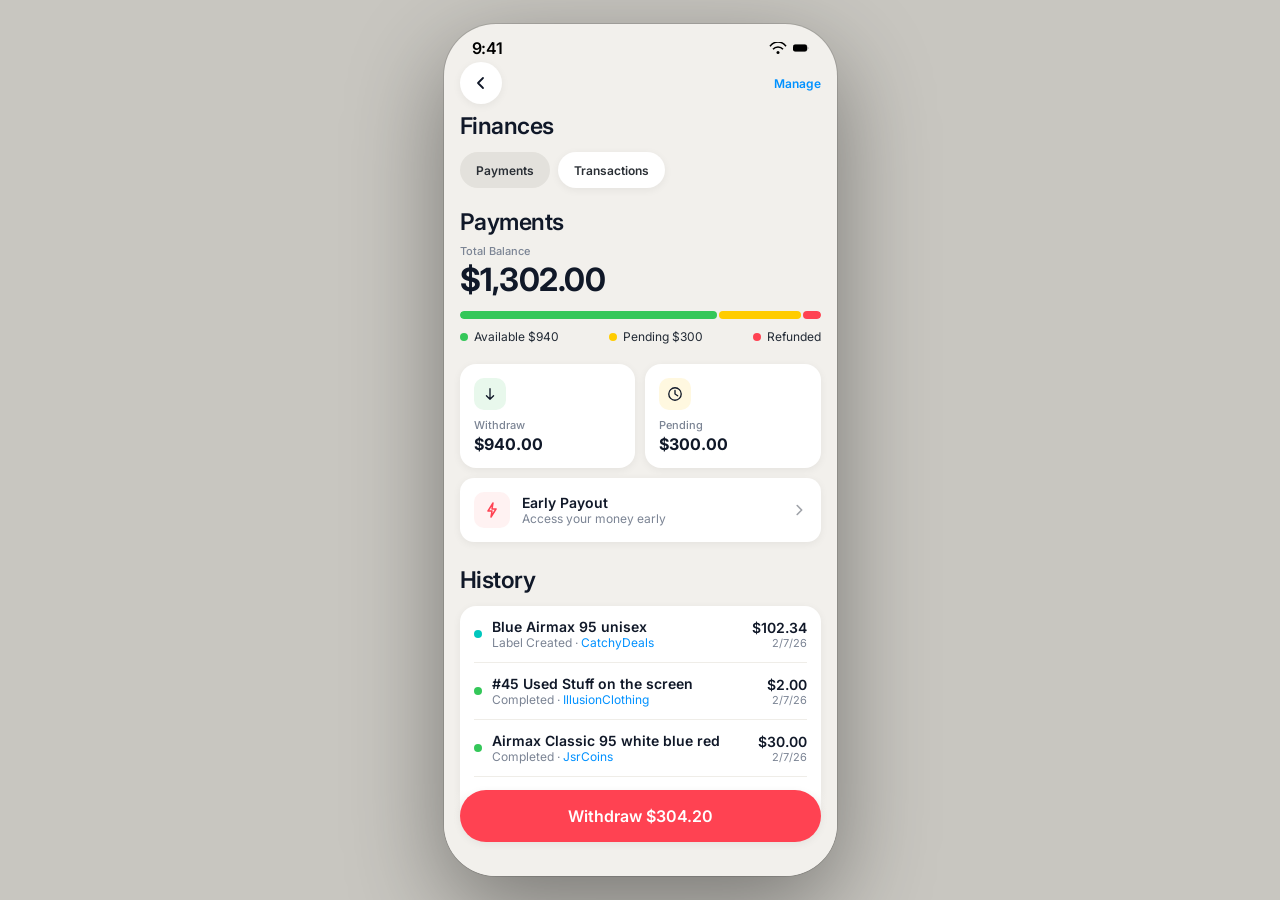
<file: finances-export.html>
<!DOCTYPE html>
<html lang="pl">
<head>
<meta charset="UTF-8">
<meta name="viewport" content="width=device-width, initial-scale=1">
<link href="https://fonts.googleapis.com/css2?family=Inter:wght@400;500;600;700&display=swap" rel="stylesheet">
<script src="https://mcp.figma.com/mcp/html-to-design/capture.js" async></script>
<style>
*,*::before,*::after{box-sizing:border-box;margin:0;padding:0}
body{background:#C8C6C0;min-height:100vh;display:flex;align-items:center;justify-content:center;font-family:'Inter',-apple-system,sans-serif}
:root{
  --bw10:#101828;--bw20:#2A2F35;--bw30:#222A35;--bw40:#7B8494;
  --wh10:#FFFFFF;
  --gw10:#BCBCBC;--gw20:#D9D9D9;--gw30:#F7F6F4;
  --ov10:#77716B;--ov15:#E3E1DC;--ov20:#E9E6DD;--ov30:#EFEDE8;--ov40:#F2F0EC;
  --rd10:#FF4252;--rd20:#FFF2F2;--or10:#FF8D28;--yl10:#FFCC00;--bl10:#0091FF;--gr10:#34C759;
  --shadow-interactive:0px 2px 8px rgba(0,0,0,0.06);
}
.phone{width:393px;height:852px;background:var(--ov40);border-radius:52px;overflow:hidden;position:relative;display:flex;flex-direction:column;box-shadow:0 0 0 1px rgba(0,0,0,0.12),0 32px 96px rgba(0,0,0,0.4)}
</style>
</head>
<body>
<div class="phone">
  <!-- Status bar -->
  <div style="padding:14px 28px 0;display:flex;align-items:center;justify-content:space-between">
    <span style="font-size:16px;font-weight:600;color:#000;letter-spacing:-0.3px">9:41</span>
    <div style="display:flex;align-items:center;gap:6px">
      <svg width="18" height="12" viewBox="0 0 18 12"><path d="M1 4.2C3 1.5 6.3 0 9 0s6 1.5 8 4.2" stroke="#000" stroke-width="1.5" fill="none"/><path d="M4 7.3C5.3 5.7 7 5 9 5s3.7.7 5 2.3" stroke="#000" stroke-width="1.5" fill="none"/><circle cx="9" cy="10.5" r="1.5" fill="#000"/></svg>
      <svg width="16" height="12" viewBox="0 0 25 12"><rect x="0" y="0.5" width="22" height="11" rx="3.5" stroke="#000" stroke-opacity=".35"/><rect x="1.5" y="2" width="19" height="8" rx="2" fill="#000"/><path d="M23 4v4a2.5 2.5 0 000-4z" fill="#000" fill-opacity=".4"/></svg>
    </div>
  </div>

  <!-- App Top -->
  <div style="display:flex;align-items:center;justify-content:space-between;padding:0 16px;height:50px">
    <div style="width:42px;height:42px;border-radius:296px;background:var(--wh10);display:flex;align-items:center;justify-content:center;box-shadow:var(--shadow-interactive)">
      <svg width="18" height="18" viewBox="0 0 18 18" fill="none"><path d="M11 4L6 9l5 5" stroke="#101828" stroke-width="1.8" stroke-linecap="round" stroke-linejoin="round"/></svg>
    </div>
    <span style="font-size:12px;font-weight:600;color:var(--bl10)">Manage</span>
  </div>

  <!-- Content -->
  <div style="flex:1;overflow-y:auto;padding:0 16px 130px;scrollbar-width:none">

    <!-- Title: H15 — 23px SemiBold -0.5px -->
    <div style="font-size:23px;font-weight:600;color:var(--bw10);letter-spacing:-0.5px;margin-top:4px">Finances</div>

    <!-- Tabs: B20 — 12px SemiBold -->
    <div style="display:flex;gap:8px;margin-top:12px">
      <div style="height:36px;padding:0 16px;border-radius:296px;background:var(--ov15);display:flex;align-items:center;font-size:12px;font-weight:600;color:var(--bw20)">Payments</div>
      <div style="height:36px;padding:0 16px;border-radius:296px;background:var(--wh10);display:flex;align-items:center;font-size:12px;font-weight:600;color:var(--bw20);box-shadow:var(--shadow-interactive)">Transactions</div>
    </div>

    <!-- Section: H15 -->
    <div style="font-size:23px;font-weight:600;color:var(--bw10);letter-spacing:-0.5px;margin-top:20px">Payments</div>

    <!-- Balance -->
    <div style="margin-top:8px">
      <!-- F80: 11px Medium -->
      <div style="font-size:11px;font-weight:500;color:var(--bw40)">Total Balance</div>
      <!-- H10: 32px Bold -->
      <div style="font-size:32px;font-weight:700;color:var(--bw10);letter-spacing:-0.5px;margin-top:2px">$1,302.00</div>

      <!-- Stacked bar -->
      <div style="display:flex;height:8px;border-radius:4px;overflow:hidden;margin-top:12px;gap:2px">
        <div style="flex:72.2;background:var(--gr10);border-radius:4px"></div>
        <div style="flex:23;background:var(--yl10);border-radius:4px"></div>
        <div style="flex:4.8;background:var(--rd10);border-radius:4px"></div>
      </div>

      <!-- Legend: F70 — 12px Regular -->
      <div style="display:flex;justify-content:space-between;margin-top:10px">
        <div style="display:flex;align-items:center;gap:6px"><div style="width:8px;height:8px;border-radius:50%;background:var(--gr10)"></div><span style="font-size:12px;font-weight:400;color:var(--bw30)">Available $940</span></div>
        <div style="display:flex;align-items:center;gap:6px"><div style="width:8px;height:8px;border-radius:50%;background:var(--yl10)"></div><span style="font-size:12px;font-weight:400;color:var(--bw30)">Pending $300</span></div>
        <div style="display:flex;align-items:center;gap:6px"><div style="width:8px;height:8px;border-radius:50%;background:var(--rd10)"></div><span style="font-size:12px;font-weight:400;color:var(--bw30)">Refunded</span></div>
      </div>
    </div>

    <!-- Metric cards -->
    <div style="display:flex;gap:10px;margin-top:20px">
      <div style="flex:1;background:var(--wh10);border-radius:16px;padding:14px;box-shadow:var(--shadow-interactive)">
        <div style="width:32px;height:32px;border-radius:10px;background:#E8F8EC;display:flex;align-items:center;justify-content:center;margin-bottom:8px">
          <svg width="16" height="16" viewBox="0 0 18 18" fill="none"><path d="M9 3v12M9 15l-4-4M9 15l4-4" stroke="#101828" stroke-width="1.5" stroke-linecap="round" stroke-linejoin="round"/></svg>
        </div>
        <!-- F80: 11px Medium -->
        <div style="font-size:11px;font-weight:500;color:var(--bw40)">Withdraw</div>
        <!-- H40: 16px Bold -->
        <div style="font-size:16px;font-weight:700;color:var(--bw10);margin-top:2px">$940.00</div>
      </div>
      <div style="flex:1;background:var(--wh10);border-radius:16px;padding:14px;box-shadow:var(--shadow-interactive)">
        <div style="width:32px;height:32px;border-radius:10px;background:#FFF8E0;display:flex;align-items:center;justify-content:center;margin-bottom:8px">
          <svg width="16" height="16" viewBox="0 0 18 18" fill="none"><circle cx="9" cy="9" r="7" stroke="#101828" stroke-width="1.5"/><path d="M9 5v4l3 2" stroke="#101828" stroke-width="1.5" stroke-linecap="round"/></svg>
        </div>
        <div style="font-size:11px;font-weight:500;color:var(--bw40)">Pending</div>
        <div style="font-size:16px;font-weight:700;color:var(--bw10);margin-top:2px">$300.00</div>
      </div>
    </div>

    <!-- Early payout banner -->
    <div style="display:flex;align-items:center;background:var(--wh10);border-radius:14px;padding:14px;margin-top:10px;box-shadow:var(--shadow-interactive);gap:12px">
      <div style="width:36px;height:36px;border-radius:10px;background:var(--rd20);display:flex;align-items:center;justify-content:center;flex-shrink:0">
        <svg width="18" height="18" viewBox="0 0 18 18" fill="none"><path d="M10 2L5 10h4l-1 6 5-8h-4l1-6z" stroke="#FF4252" stroke-width="1.5" stroke-linecap="round" stroke-linejoin="round"/></svg>
      </div>
      <div style="flex:1">
        <!-- F22: 14px SemiBold -->
        <div style="font-size:14px;font-weight:600;color:var(--bw10)">Early Payout</div>
        <!-- F70: 12px Regular -->
        <div style="font-size:12px;font-weight:400;color:var(--bw40)">Access your money early</div>
      </div>
      <svg width="16" height="16" viewBox="0 0 18 18" fill="none" style="opacity:0.4"><path d="M7 4l5 5-5 5" stroke="#101828" stroke-width="1.8" stroke-linecap="round" stroke-linejoin="round"/></svg>
    </div>

    <!-- History: H15 -->
    <div style="font-size:23px;font-weight:600;color:var(--bw10);margin-top:24px;margin-bottom:12px;letter-spacing:-0.5px">History</div>

    <!-- Clean rows -->
    <div style="background:var(--wh10);border-radius:16px;overflow:hidden;box-shadow:var(--shadow-interactive)">
      <div style="display:flex;align-items:center;padding:12px 14px;gap:10px">
        <div style="width:8px;height:8px;border-radius:50%;background:#00C7BE;flex-shrink:0"></div>
        <div style="flex:1;min-width:0">
          <div style="font-size:14px;font-weight:600;color:var(--bw10);white-space:nowrap;overflow:hidden;text-overflow:ellipsis">Blue Airmax 95 unisex</div>
          <div style="font-size:12px;font-weight:400;color:var(--bw40)">Label Created · <span style="color:var(--bl10)">CatchyDeals</span></div>
        </div>
        <div style="text-align:right;flex-shrink:0">
          <div style="font-size:14px;font-weight:600;color:var(--bw10)">$102.34</div>
          <div style="font-size:11px;font-weight:400;color:var(--bw40)">2/7/26</div>
        </div>
      </div>
      <div style="height:1px;background:var(--ov30);margin:0 14px"></div>
      <div style="display:flex;align-items:center;padding:12px 14px;gap:10px">
        <div style="width:8px;height:8px;border-radius:50%;background:var(--gr10);flex-shrink:0"></div>
        <div style="flex:1;min-width:0">
          <div style="font-size:14px;font-weight:600;color:var(--bw10);white-space:nowrap;overflow:hidden;text-overflow:ellipsis">#45 Used Stuff on the screen</div>
          <div style="font-size:12px;font-weight:400;color:var(--bw40)">Completed · <span style="color:var(--bl10)">IllusionClothing</span></div>
        </div>
        <div style="text-align:right;flex-shrink:0">
          <div style="font-size:14px;font-weight:600;color:var(--bw10)">$2.00</div>
          <div style="font-size:11px;font-weight:400;color:var(--bw40)">2/7/26</div>
        </div>
      </div>
      <div style="height:1px;background:var(--ov30);margin:0 14px"></div>
      <div style="display:flex;align-items:center;padding:12px 14px;gap:10px">
        <div style="width:8px;height:8px;border-radius:50%;background:var(--gr10);flex-shrink:0"></div>
        <div style="flex:1;min-width:0">
          <div style="font-size:14px;font-weight:600;color:var(--bw10);white-space:nowrap;overflow:hidden;text-overflow:ellipsis">Airmax Classic 95 white blue red</div>
          <div style="font-size:12px;font-weight:400;color:var(--bw40)">Completed · <span style="color:var(--bl10)">JsrCoins</span></div>
        </div>
        <div style="text-align:right;flex-shrink:0">
          <div style="font-size:14px;font-weight:600;color:var(--bw10)">$30.00</div>
          <div style="font-size:11px;font-weight:400;color:var(--bw40)">2/7/26</div>
        </div>
      </div>
      <div style="height:1px;background:var(--ov30);margin:0 14px"></div>
      <div style="display:flex;align-items:center;padding:12px 14px;gap:10px">
        <div style="width:8px;height:8px;border-radius:50%;background:var(--rd10);flex-shrink:0"></div>
        <div style="flex:1;min-width:0">
          <div style="font-size:14px;font-weight:600;color:var(--bw10);white-space:nowrap;overflow:hidden;text-overflow:ellipsis">#923 Item On Screen Sale</div>
          <div style="font-size:12px;font-weight:400;color:var(--bw40)">Refunded · <span style="color:var(--bl10)">FoodBargrains</span></div>
        </div>
        <div style="text-align:right;flex-shrink:0">
          <div style="font-size:14px;font-weight:600;color:var(--bw10)">$30.00</div>
          <div style="font-size:11px;font-weight:400;color:var(--bw40)">2/7/26</div>
        </div>
      </div>
    </div>
  </div>

  <!-- Bottom CTA: B10 — 16px SemiBold -->
  <div style="position:absolute;bottom:0;left:0;right:0;padding:0 16px 34px;z-index:50;background:linear-gradient(to bottom,rgba(242,240,236,0) 0%,var(--ov40) 40%)">
    <div style="width:100%;height:52px;border-radius:70px;background:var(--rd10);display:flex;align-items:center;justify-content:center;font-size:16px;font-weight:600;color:var(--wh10);box-shadow:var(--shadow-interactive)">Withdraw $304.20</div>
  </div>
</div>
</body>
</html>
</file>
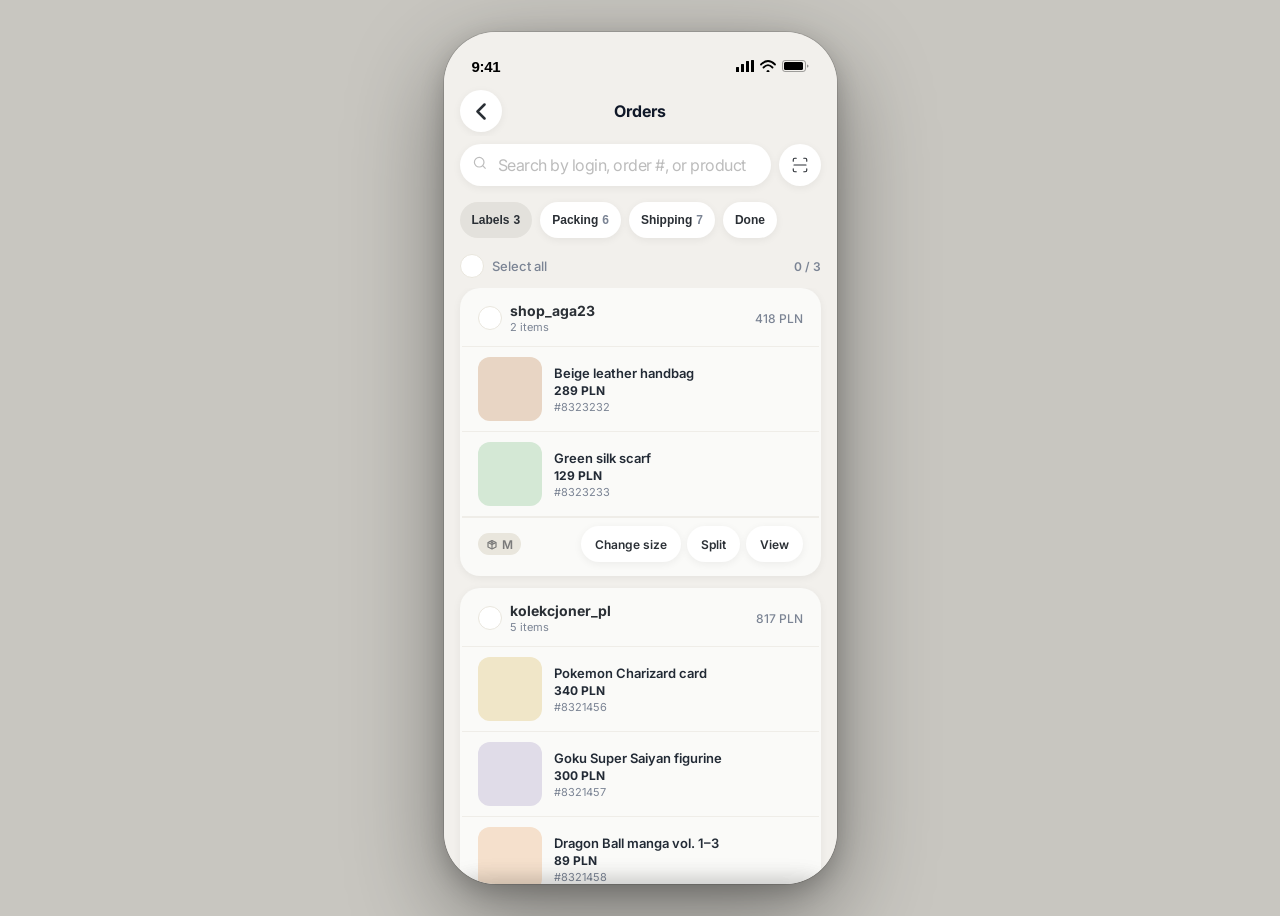
<file: orders.html>
<!DOCTYPE html>
<html lang="en">
<head>
  <meta charset="UTF-8">
  <meta name="viewport" content="width=device-width, initial-scale=1.0, maximum-scale=1.0, user-scalable=no">
  <title>Orders</title>
  <link rel="preconnect" href="https://fonts.googleapis.com">
  <link rel="preconnect" href="https://fonts.gstatic.com" crossorigin>
  <link href="https://fonts.googleapis.com/css2?family=Inter:wght@400;500;600;700&display=swap" rel="stylesheet">


  <style>
/* ============================================================
   PROTOTYPE DESIGN TOKENS
   ============================================================ */
:root {
  --bw10: #101828;
  --bw20: #2A2F35;
  --bw30: #222A35;
  --bw40: #7B8494;
  --wh10: #FFFFFF;
  --gw10: #BCBCBC;
  --gw30: #F7F6F4;
  --ov15: #E3E1DC;
  --ov20: #E9E6DD;
  --ov30: #EFEDE8;
  --ov40: #F2F0EC;
  --rd10: #FF4252;
  --or10: #FF8D28;
  --gr10: #34C759;
}

/* ============================================================
   DROPLET DESIGN SYSTEM — PROTOTYPE BASE STYLES
   iPhone (393x852px) · Font: Inter
   ============================================================ */

:root {
  --content-strong: var(--bw10);
  --content-primary: var(--bw20);
  --content-secondary: var(--bw30);
  --content-tertiary: var(--bw40);
  --absolute-black: #000000;
  --absolute-white: var(--wh10);
  --accent-primary: var(--rd10);
  --interface-emphasis: var(--ov15);
  --interface-primary: var(--ov20);
  --interface-secondary: var(--ov30);
  --interface-tertiary: var(--ov40);
  --surface-sheet: var(--gw30);
  --surface-separator: var(--gw10);
  --color-success: var(--gr10);
  --color-warning: var(--or10);
  --font-family: 'Inter', -apple-system, BlinkMacSystemFont, sans-serif;
  --space-xxs: 2px;
  --space-xs: 4px;
  --space-sm: 8px;
  --space-md: 12px;
  --space-base: 16px;
  --space-lg: 20px;
  --space-xl: 24px;
  --space-xxl: 32px;
  --space-xxxl: 40px;
  --radius-pill: 70px;
  --radius-sheet: 34px;
  --radius-input: 26px;
  --radius-card: 20px;
  --radius-tile: 10px;
  --radius-full: 9999px;
  --shadow-interactive: 0 2px 8px rgba(0,0,0,0.06);
  --shadow-show: 0 2px 8px rgba(0,0,0,0.25);
  --shadow-navi: 0 0 10px rgba(0,0,0,0.1);
  --transition-fast: 150ms ease;
  --transition-base: 300ms ease;
  --transition-spring: 300ms cubic-bezier(0.175, 0.885, 0.32, 1.275);
  --z-base: 1;
  --z-nav: 100;
  --z-modal: 200;
  --z-sheet: 300;
  --z-toast: 400;
  --z-overlay: 500;
}

*, *::before, *::after { box-sizing: border-box; margin: 0; padding: 0; -webkit-tap-highlight-color: transparent; }

html { font-family: var(--font-family); font-size: 16px; color: var(--content-primary); -webkit-font-smoothing: antialiased; }

body { min-height: 100vh; display: flex; align-items: center; justify-content: center; background: #C8C6C0; padding: 32px 0; }

.phone { position: relative; width: 393px; height: 852px; overflow: hidden; background: var(--ov40); border-radius: 52px; flex-shrink: 0; box-shadow: 0 0 0 1px rgba(0,0,0,0.12), 0 32px 96px rgba(0,0,0,0.4), 0 8px 24px rgba(0,0,0,0.2); }

/* STATUS BAR */
.status-bar { position: absolute; top: 0; left: 0; right: 0; height: 54px; padding: 14px 28px 0; display: flex; align-items: center; justify-content: space-between; z-index: var(--z-nav); pointer-events: none; }
.status-time { font-size: 16px; font-weight: 600; color: #000; letter-spacing: -0.3px; }
.status-icons { display: flex; align-items: center; gap: 6px; }
.status-time { font-family: -apple-system, BlinkMacSystemFont, 'SF Pro Text', sans-serif; font-size: 15px; font-weight: 600; color: #000; }
.status-icons { display: flex; align-items: center; gap: 6px; }

/* NAV BAR */
.nav-bar { position: absolute; top: 54px; left: 0; width: 100%; height: 50px; display: flex; background: linear-gradient(to bottom, rgb(242,240,236) 0%, rgb(242,240,236) 40%, rgba(242,240,236,0.8) 70%, rgba(242,240,236,0) 100%); z-index: var(--z-nav); }
.nav-bar__row { display: flex; align-items: center; justify-content: space-between; padding: 4px var(--space-base); height: 50px; width: 100%; }
.nav-bar__title-row { display: none; }
.nav-bar__actions { display: flex; gap: 8px; align-items: center; min-width: 42px; justify-content: flex-end; }
.nav-bar__title { font-size: 16px; font-weight: 700; color: var(--content-strong); flex: 1; text-align: center; padding: 0; white-space: nowrap; letter-spacing: 0; }
.nav-bar__btn { width: 42px; height: 42px; border-radius: var(--radius-full); display: flex; align-items: center; justify-content: center; background: var(--absolute-white); box-shadow: var(--shadow-interactive); border: none; cursor: pointer; color: var(--content-primary); transition: opacity var(--transition-fast), transform var(--transition-fast); flex-shrink: 0; }
.nav-bar__btn:active { opacity: 0.7; transform: scale(0.94); }

/* TAB BAR */
.tab-bar { position: absolute; bottom: 0; left: 0; width: 100%; height: 114px; display: flex; align-items: flex-start; justify-content: center; padding-top: 16px; background: none; z-index: var(--z-nav); pointer-events: none; }
.tab-bar__pill { pointer-events: all; display: flex; align-items: center; justify-content: space-around; width: 352px; height: 73px; background: rgba(255,255,255,0.8); backdrop-filter: blur(20px); -webkit-backdrop-filter: blur(20px); border-radius: 100px; box-shadow: var(--shadow-navi); padding: 0 8px; }
.tab-bar__item { display: flex; flex-direction: column; align-items: center; justify-content: center; gap: 1px; flex: 1; height: 56px; border-radius: 100px; cursor: pointer; color: var(--content-primary); font-family: var(--font-family); font-size: 10px; font-weight: 500; line-height: 14px; background: none; border: none; padding: 6px 8px 7px; transition: background var(--transition-fast); }
.tab-bar__item--active { background: rgba(227,225,220,0.8); }
.tab-bar__icon { width: 28px; height: 28px; display: flex; align-items: center; justify-content: center; }

/* SCREEN CONTAINER */
.screen-container { position: absolute; top: 222px; bottom: 114px; left: 0; right: 0; overflow-y: auto; overflow-x: hidden; -webkit-overflow-scrolling: touch; }
.screen-container--no-tabs { bottom: 0; }

/* SCREENS */
.screen { display: none; width: 100%; min-height: 100%; background: var(--interface-tertiary); }
.screen--active { display: block; }
.screen-content { padding: var(--space-base) 0; }

/* TRANSITIONS */
.screen--sliding-in { display: block; position: absolute; top: 0; left: 0; width: 100%; animation: slideIn var(--transition-base) ease forwards; }
.screen--sliding-out { display: block; position: absolute; top: 0; left: 0; width: 100%; animation: slideOut var(--transition-base) ease forwards; }
.screen--sliding-in-back { display: block; position: absolute; top: 0; left: 0; width: 100%; animation: slideInBack var(--transition-base) ease forwards; }
.screen--sliding-out-back { display: block; position: absolute; top: 0; left: 0; width: 100%; animation: slideOutBack var(--transition-base) ease forwards; }
@keyframes slideIn      { from { transform: translateX(100%); } to { transform: translateX(0); } }
@keyframes slideOut     { from { transform: translateX(0); opacity: 1; } to { transform: translateX(-30%); opacity: 0.5; } }
@keyframes slideInBack  { from { transform: translateX(-30%); opacity: 0.5; } to { transform: translateX(0); opacity: 1; } }
@keyframes slideOutBack { from { transform: translateX(0); } to { transform: translateX(100%); } }

/* BUTTONS */
.btn { display: inline-flex; align-items: center; justify-content: center; gap: 8px; border-radius: var(--radius-pill); font-family: var(--font-family); font-size: 16px; font-weight: 600; border: none; cursor: pointer; transition: opacity var(--transition-fast), transform var(--transition-fast); text-decoration: none; box-shadow: var(--shadow-interactive); }
.btn:active { opacity: 0.75; transform: scale(0.98); }
.btn--cta     { height: 52px; width: 100%; background: var(--accent-primary); color: var(--absolute-white); }
.btn--medium  { height: 52px; width: 100%; background: var(--absolute-white); color: var(--content-primary); }
.btn--small   { height: 36px; background: var(--absolute-white); color: var(--content-primary); font-size: 12px; font-weight: 600; padding: 0 14px; }
.btn--small-danger { height: 36px; background: var(--absolute-white); color: var(--accent-primary); font-size: 12px; font-weight: 600; padding: 0 14px; }
.btn--small-success { height: 36px; background: rgba(52,199,89,0.12); color: #1a8a3c; font-size: 12px; font-weight: 600; padding: 0 14px; border-radius: var(--radius-pill); box-shadow: none; }
.btn--small-orange { height: 36px; background: var(--accent-primary); color: var(--absolute-white); font-size: 12px; font-weight: 600; padding: 0 14px; border-radius: var(--radius-pill); box-shadow: var(--shadow-interactive); border: none; cursor: pointer; font-family: var(--font-family); }
.btn--disabled { opacity: 0.4; pointer-events: none; }
.btn--outline { height: 36px; background: transparent; color: var(--content-primary); font-size: 12px; font-weight: 600; padding: 0 14px; border: 1.5px solid var(--interface-emphasis); box-shadow: none; }

/* CARD */
.card { background: var(--absolute-white); border-radius: var(--radius-card); padding: var(--space-base); box-shadow: var(--shadow-interactive); }

/* BADGE */
.badge { display: inline-flex; align-items: center; height: 22px; padding: 0 8px; background: var(--interface-emphasis); border-radius: 37px; font-size: 11px; font-weight: 600; color: var(--content-primary); }
.badge--success { background: rgba(52,199,89,0.15); color: #1a8a3c; }
.badge--warning { background: rgba(255,149,0,0.15); color: #b86800; }
.badge--danger  { background: rgba(255,66,82,0.12); color: var(--accent-primary); }
.badge--info    { background: rgba(0,145,255,0.12); color: #0071CC; }

/* BOTTOM SHEET */
.sheet-backdrop { position: absolute; inset: 0; background: rgba(0,0,0,0.4); z-index: var(--z-sheet); opacity: 0; transition: opacity var(--transition-base); pointer-events: none; }
.sheet-backdrop--visible { opacity: 1; pointer-events: all; }
.sheet { position: absolute; bottom: 0; left: 0; transform: translateY(100%); width: 100%; background: var(--surface-sheet); border-radius: var(--radius-sheet) var(--radius-sheet) 0 0; box-shadow: 0 -4px 24px rgba(0,0,0,0.12); z-index: calc(var(--z-sheet) + 1); padding: 0 var(--space-base) var(--space-xxl); transition: transform var(--transition-base); }
.sheet--visible { transform: translateY(0); }
.sheet__grabber { width: 36px; height: 5px; background: #CCCCCC; border-radius: var(--radius-full); margin: var(--space-sm) auto var(--space-lg); }

/* TOAST */
.toast { position: absolute; bottom: 172px; left: 50%; transform: translateX(-50%) translateY(20px); background: var(--content-strong); color: var(--absolute-white); padding: 14px var(--space-lg); border-radius: var(--radius-pill); font-size: 13px; font-weight: 500; white-space: nowrap; z-index: var(--z-toast); opacity: 0; transition: opacity var(--transition-fast), transform var(--transition-fast); pointer-events: none; }
.toast--visible { opacity: 1; transform: translateX(-50%) translateY(0); }

/* TAPPABLE */
.tappable { cursor: pointer; transition: transform var(--transition-fast), opacity var(--transition-fast); }
.tappable:active { transform: scale(0.97); opacity: 0.85; }

/* ─── SEARCH ROW (top, below nav) ─── */
.search-row { position: absolute; top: 104px; left: 0; width: 100%; height: 58px; display: flex; align-items: center; gap: 8px; padding: 8px 16px; background: var(--interface-tertiary); z-index: var(--z-nav); }
.search-row__pill { flex: 1; height: 42px; background: var(--absolute-white); border-radius: var(--radius-full); display: flex; align-items: center; padding: 0 12px; gap: 10px; box-shadow: var(--shadow-interactive); }
.search-row__icon { color: var(--surface-separator); flex-shrink: 0; }
.search-row__input { flex: 1; border: none; background: none; outline: none; font-family: var(--font-family); font-size: 16px; font-weight: 400; letter-spacing: -0.5px; color: var(--content-primary); }
.search-row__input::placeholder { color: var(--surface-separator); }
.search-row__clear { width: 22px; height: 22px; border-radius: 50%; border: none; background: var(--interface-emphasis); display: flex; align-items: center; justify-content: center; cursor: pointer; flex-shrink: 0; color: var(--content-secondary); padding: 0; transition: opacity var(--transition-fast); }
.search-row__clear:active { opacity: 0.6; }
.search-row__scan { width: 42px; height: 42px; border-radius: 50%; border: none; background: var(--absolute-white); box-shadow: var(--shadow-interactive); display: flex; align-items: center; justify-content: center; cursor: pointer; flex-shrink: 0; color: var(--content-primary); padding: 0; transition: opacity var(--transition-fast), transform var(--transition-fast); }
.search-row__scan:active { opacity: 0.7; transform: scale(0.94); }

/* ─── FILTER TABS (pill style) ─── */
.filter-tabs { display: flex; gap: 8px; padding: 8px 0 16px 16px; overflow-x: auto; -webkit-overflow-scrolling: touch; position: absolute; top: 162px; left: 0; width: 100%; z-index: var(--z-nav); background: var(--interface-tertiary); }
.filter-tabs::-webkit-scrollbar { display: none; }
.filter-tab { display: inline-flex; align-items: center; gap: 4px; height: 36px; padding: 5px 12px; border-radius: var(--radius-pill); background: var(--absolute-white); box-shadow: var(--shadow-interactive); font-size: 12px; font-weight: 600; color: var(--content-primary); white-space: nowrap; border: none; cursor: pointer; flex-shrink: 0; transition: background var(--transition-fast), box-shadow var(--transition-fast); }
.filter-tab--active { background: var(--interface-emphasis); box-shadow: none; }
.filter-tab__count { font-size: 12px; font-weight: 600; color: var(--content-tertiary); }
.filter-tab--active .filter-tab__count { color: var(--content-primary); }
/* ─── SUBFILTER TABS (gray text link style) ─── */
.subfilter-tabs-wrap { position: relative; }
.subfilter-tabs-wrap::after { content: ''; position: absolute; top: 0; right: 0; width: 32px; height: 100%; background: linear-gradient(to right, transparent, var(--interface-tertiary)); pointer-events: none; z-index: 1; }
.subfilter-tabs { display: flex; gap: 2px; padding: 0 0 8px 16px; overflow-x: auto; -webkit-overflow-scrolling: touch; }
.subfilter-tabs::-webkit-scrollbar { display: none; }
.subfilter-tab { display: inline-flex; align-items: center; gap: 4px; height: 36px; padding: 5px 12px; background: none; border: none; cursor: pointer; font-size: 12px; font-weight: 600; color: var(--content-tertiary); white-space: nowrap; border-radius: var(--radius-pill); flex-shrink: 0; transition: background var(--transition-fast), color var(--transition-fast); }
.subfilter-tab--active { background: var(--interface-emphasis); color: var(--content-primary); }
.subfilter-tab__count { font-size: 12px; font-weight: 600; color: var(--content-tertiary); }
.subfilter-tab--active .subfilter-tab__count { color: var(--content-primary); }

/* ─── ORDER GROUP ─── */
.order-group { margin: 0 var(--space-base) var(--space-md); background: #FAFAF8; border-radius: var(--radius-card); box-shadow: var(--shadow-interactive); overflow: hidden; transition: background var(--transition-fast); }
.order-group--selected { }
.order-group__header { display: flex; align-items: center; justify-content: space-between; padding: 12px var(--space-base); border-bottom: 1px solid var(--interface-secondary); cursor: pointer; transition: opacity var(--transition-fast); }
.order-group__header:active { opacity: 0.75; }
.order-group__buyer { display: flex; align-items: center; gap: var(--space-sm); }
.order-group__check { display: flex; flex-shrink: 0; }
.select-all-row { display: flex; padding: 0 16px 10px; gap: 8px; align-items: center; cursor: pointer; position: sticky; top: 0; z-index: 2; background: var(--interface-tertiary); }
.select-all-row__label { font-size: 13px; font-weight: 500; color: var(--content-tertiary); flex: 1; }
.select-all-row__count { font-size: 12px; font-weight: 600; color: var(--content-tertiary); transition: opacity var(--transition-fast); }
.order-group__avatar { width: 32px; height: 32px; border-radius: var(--radius-full); background: var(--interface-emphasis); display: flex; align-items: center; justify-content: center; font-size: 13px; font-weight: 700; color: var(--content-secondary); flex-shrink: 0; }
.order-group__name { font-size: 14px; font-weight: 600; color: var(--content-secondary); }
.order-group__login { color: var(--content-primary); font-weight: 700; font-size: 14px; }
.order-group__bundle { font-size: 11px; color: var(--content-tertiary); margin-top: 1px; }
.order-group__meta { font-size: 11px; color: var(--content-tertiary); margin-top: 1px; }
.order-group__meta--tracking { font-size: 12px; font-weight: 600; color: var(--content-secondary); font-family: 'Courier New', monospace; letter-spacing: 0.3px; }
/* Nav bar text button (e.g. Manage) */
.nav-bar__btn--text { width: auto; padding: 0 16px; font-size: 16px; font-weight: 600; font-family: var(--font-family); }

/* ─── ORDER ITEM ROW ─── */
.order-item { display: flex; align-items: center; gap: 12px; padding: 10px var(--space-base); border-bottom: 1px solid var(--interface-secondary); }
.order-item:last-child { border-bottom: none; }
.order-item__checkbox { flex-shrink: 0; }
.order-item__thumb { width: 44px; height: 44px; border-radius: var(--radius-tile); background: var(--interface-emphasis); flex-shrink: 0; overflow: hidden; }
.order-item__thumb img { width: 100%; height: 100%; object-fit: cover; }
.order-item__info { flex: 1; min-width: 0; }
.order-item__title { font-size: 13px; font-weight: 600; color: var(--content-secondary); white-space: nowrap; overflow: hidden; text-overflow: ellipsis; }
.order-item__meta { font-size: 11px; color: var(--content-tertiary); margin-top: 2px; }
.order-item__price { font-size: 14px; font-weight: 700; color: var(--content-primary); flex-shrink: 0; }
.order-item--overflow { display: flex; align-items: center; gap: 8px; padding: 8px var(--space-base); font-size: 12px; font-weight: 600; color: var(--content-tertiary); cursor: pointer; }
.order-item--overflow__thumbs { display: flex; gap: 4px; }
.order-item--overflow__thumb { width: 28px; height: 28px; border-radius: 8px; flex-shrink: 0; }

/* ─── ORDER GROUP FOOTER ─── */
.order-group__footer { display: flex; align-items: center; justify-content: space-between; padding: 8px var(--space-base) 12px; border-top: 1px solid var(--interface-secondary); }

/* ─── SIZE BUTTON + SHEET (Pakowanie) ─── */
.size-btn { display: inline-flex; align-items: center; gap: 3px; height: 36px; padding: 0 14px; border-radius: var(--radius-pill); background: var(--absolute-white); border: 1.5px solid var(--interface-emphasis); font-size: 12px; font-weight: 700; color: var(--content-secondary); cursor: pointer; font-family: var(--font-family); box-shadow: 0 1px 3px rgba(0,0,0,0.08); transition: background var(--transition-fast); flex-shrink: 0; }
.size-btn:active { background: var(--interface-secondary); transform: scale(0.96); }
.size-row { display: flex; align-items: center; justify-content: space-between; padding: 14px var(--space-base); cursor: pointer; transition: background var(--transition-fast); }
.size-row + .size-row { border-top: 1px solid var(--interface-primary); }
.size-row:active { background: var(--interface-secondary); }
.size-row__info { flex: 1; }
.size-row__name { font-size: 16px; font-weight: 500; color: var(--content-strong); }
.size-row__dims { font-size: 13px; color: var(--content-tertiary); margin-top: 2px; }
.radio { width: 24px; height: 24px; border-radius: 50%; border: 2px solid var(--interface-emphasis); flex-shrink: 0; position: relative; transition: border-color var(--transition-fast); }
.radio--selected { border-color: var(--accent-primary); border-width: 6px; }
.order-group__value { font-size: 12px; color: var(--content-secondary); }
.order-group__value strong { font-weight: 700; }

/* ─── BADGES ─── */
.badge--blue { background: #0091FF; color: white; }
.badge--gray { background: #D9D9D9; color: var(--content-secondary); }
.badge--outline { background: var(--interface-primary); color: #7A7A7A; font-size: 12px; gap: 4px; pointer-events: none; cursor: default; }
.badge--outline::before { content: ''; display: inline-block; width: 12px; height: 12px; flex-shrink: 0; background-size: contain; background-repeat: no-repeat; background-image: url("data:image/svg+xml,%3Csvg width='12' height='12' viewBox='0 0 12 12' fill='none' xmlns='http://www.w3.org/2000/svg'%3E%3Cpath d='M2 4.5L6 2.5L10 4.5V9L6 11L2 9V4.5Z' stroke='%237A7A7A' stroke-width='1.2' stroke-linejoin='round'/%3E%3Cpath d='M6 2.5V11' stroke='%237A7A7A' stroke-width='1.2' stroke-linejoin='round'/%3E%3Cpath d='M2 4.5L6 6.5L10 4.5' stroke='%237A7A7A' stroke-width='1.2' stroke-linejoin='round'/%3E%3Cpath d='M4 3.5L8 5.5' stroke='%237A7A7A' stroke-width='1.2' stroke-linecap='round'/%3E%3C/svg%3E"); }
.badge--danger { background: rgba(255,66,82,0.15); color: #c0001a; }
.badge--purple { background: rgba(175,82,222,0.15); color: #7c2d9e; }
.order-item__badges { display: flex; gap: 4px; margin-top: 4px; flex-wrap: wrap; }

/* ─── SPLIT SHEET ─── */
.split-item-row { display: flex; align-items: center; gap: 12px; padding: 10px var(--space-base); border-bottom: 1px solid var(--interface-secondary); }
.split-item-row:last-child { border-bottom: none; }
.split-item-thumb { width: 44px; height: 44px; border-radius: var(--radius-tile); flex-shrink: 0; }
.split-item-info { flex: 1; min-width: 0; }
.split-item-name { font-size: 13px; font-weight: 600; color: var(--content-secondary); white-space: nowrap; overflow: hidden; text-overflow: ellipsis; }
.split-item-sub { font-size: 11px; color: var(--content-tertiary); margin-top: 2px; }
.split-move-btn { width: 32px; height: 32px; border-radius: var(--radius-full); background: var(--interface-emphasis); border: none; cursor: pointer; display: flex; align-items: center; justify-content: center; color: var(--content-secondary); flex-shrink: 0; transition: background var(--transition-fast), transform var(--transition-fast); }
.split-move-btn:active { background: var(--interface-primary); transform: scale(0.9); }
.split-pkg-empty { padding: 18px var(--space-base); text-align: center; font-size: 13px; color: var(--content-tertiary); }
@keyframes splitItemIn { from { opacity: 0; transform: translateY(-10px); } to { opacity: 1; transform: translateY(0); } }
.split-item-row--incoming { animation: splitItemIn 200ms ease forwards; }
.split-limit-bar { height: 6px; border-radius: 100px; background: var(--interface-primary); overflow: hidden; margin-top: 6px; }
.split-limit-bar__fill { height: 100%; border-radius: 100px; transition: width var(--transition-base); }

/* ─── ORDER DETAIL SHEET ─── */
.detail-sheet { position: absolute; bottom: 0; left: 0; width: 100%; max-height: calc(100% - 59px); background: var(--surface-sheet); border-radius: var(--radius-sheet) var(--radius-sheet) 0 0; transform: translateY(100%); transition: transform var(--transition-base); z-index: var(--z-sheet); display: flex; flex-direction: column; }
.detail-sheet--visible { transform: translateY(0); }
.detail-sheet__header { display: flex; align-items: center; justify-content: space-between; padding: 0 var(--space-base); flex-shrink: 0; }
.detail-sheet__grabber { width: 36px; height: 5px; border-radius: 100px; background: #ccc; margin: 8px auto 0; flex-shrink: 0; }
.detail-sheet__close { width: 42px; height: 42px; border-radius: var(--radius-full); background: var(--absolute-white); box-shadow: var(--shadow-interactive); border: none; cursor: pointer; display: flex; align-items: center; justify-content: center; color: var(--content-primary); }
.detail-sheet__body { flex: 1; overflow-y: auto; -webkit-overflow-scrolling: touch; padding: 0 var(--space-base) var(--space-xxl); }
.detail-sheet__center { text-align: center; padding: var(--space-md) 0 var(--space-lg); }
.detail-sheet__title { font-size: 20px; font-weight: 600; color: var(--content-secondary); letter-spacing: -0.43px; margin-top: 4px; }
.detail-sheet__desc { font-size: 11px; color: var(--content-secondary); margin-top: 4px; }
.detail-label-panel { background: var(--interface-secondary); border-radius: var(--radius-card); padding: var(--space-base); margin-bottom: var(--space-md); }
.detail-tracking { font-size: 13px; font-weight: 700; letter-spacing: 2px; font-family: 'Courier New', monospace; color: var(--content-strong); text-align: center; margin-top: 10px; }
.detail-tracking__date { font-size: 11px; color: var(--content-tertiary); text-align: center; margin-top: 3px; }

/* Horizontal stepper */
.h-stepper { display: flex; align-items: flex-start; position: relative; margin: 0 auto var(--space-lg); width: 327px; height: 38px; }
.h-stepper__track { position: absolute; top: 9px; left: 0; right: 0; height: 2px; background: var(--interface-primary); }
.h-stepper__fill { height: 2px; background: var(--content-primary); transition: width 0.4s ease; }
.h-stepper__step { flex: 1; display: flex; flex-direction: column; align-items: center; gap: 6px; position: relative; z-index: 1; }
.h-stepper__dot { width: 18px; height: 18px; border-radius: 50px; background: var(--interface-primary); display: flex; align-items: center; justify-content: center; transition: background 0.3s; }
.h-stepper__dot--done { background: var(--content-primary); }
.h-stepper__dot--done svg { display: block; }
.h-stepper__label { font-size: 10px; font-weight: 600; color: var(--content-tertiary); text-align: center; white-space: nowrap; }
.h-stepper__label--active { color: var(--content-primary); }

/* Form input rows */
.form-card { border-radius: 26px; overflow: hidden; border: 1px solid var(--interface-primary); margin-bottom: var(--space-md); box-shadow: var(--shadow-interactive); }
.form-row { padding: 10px var(--space-base); background: #FAFAF8; display: flex; align-items: center; justify-content: space-between; border-top: 1px solid var(--interface-primary); }
.form-row:first-child { border-top: none; }
.form-row--muted { background: var(--surface-sheet); }
.form-row__left { flex: 1; min-width: 0; }
.form-row__label { font-size: 13px; color: var(--content-tertiary); }
.form-row__value { font-size: 16px; font-weight: 500; color: var(--content-strong); margin-top: 4px; }
.form-row__placeholder { font-size: 16px; color: var(--content-tertiary); letter-spacing: -0.5px; }
.form-row__chevron { color: var(--content-tertiary); flex-shrink: 0; margin-left: 8px; }

/* Detail sections */
.detail-section { margin-top: var(--space-lg); }
.detail-section__heading { font-size: 23px; font-weight: 600; color: var(--content-primary); letter-spacing: -0.5px; margin-bottom: var(--space-md); }
.detail-kv { display: flex; align-items: center; justify-content: space-between; padding: 8px 0; font-size: 12px; font-weight: 600; color: var(--content-tertiary); }
.detail-kv__value { font-size: 13px; }
.detail-kv--total { color: var(--content-secondary); }
.detail-separator { border-top: 1px solid var(--interface-secondary); }

/* Shipment items list (inside order detail sheet) */
.shipment-item { padding: 12px 0; border-bottom: 1px solid var(--interface-secondary); }
.shipment-item:last-child { border-bottom: none; }
.shipment-item__row { display: flex; gap: 12px; align-items: flex-start; }
.shipment-item__thumb { width: 64px; height: 64px; border-radius: 12px; flex-shrink: 0; }
.shipment-item__info { flex: 1; min-width: 0; }
.shipment-item__name { font-size: 12px; font-weight: 700; color: var(--content-secondary); }
.shipment-item__meta { font-size: 11px; color: var(--content-tertiary); margin-top: 2px; }
.shipment-item__actions { display: flex; gap: 6px; margin-top: 8px; }

/* Buyer info card */
.buyer-card { background: var(--interface-emphasis); border-radius: var(--radius-card); padding: var(--space-base); display: flex; align-items: center; justify-content: space-between; margin-bottom: var(--space-md); }
.buyer-card__user { display: flex; align-items: center; gap: 8px; }
.buyer-card__avatar { width: 32px; height: 32px; border-radius: var(--radius-full); background: #0091FF; display: flex; align-items: center; justify-content: center; font-size: 10px; font-weight: 700; color: white; flex-shrink: 0; }
.buyer-card__login { font-size: 14px; font-weight: 700; color: var(--content-secondary); }
.buyer-card__actions { display: flex; gap: 8px; align-items: center; }

/* ─── CHECKBOX ─── */
.checkbox { width: 24px; height: 24px; border-radius: var(--radius-full); border: 1.5px solid var(--interface-primary); display: flex; align-items: center; justify-content: center; flex-shrink: 0; cursor: pointer; transition: all var(--transition-fast); background: white; }
.checkbox--checked { background: var(--content-secondary); border-color: var(--content-secondary); }

/* ─── FLOATING ACTION BAR ─── */
.fab-bar { position: absolute; bottom: 0; left: 0; width: 100%; padding: 24px 16px 24px; background: linear-gradient(to bottom, transparent 0%, var(--interface-tertiary) 36%); z-index: calc(var(--z-nav) + 1); transform: translateY(200px); transition: transform var(--transition-base); display: flex; gap: 8px; align-items: center; }
.fab-bar--visible { transform: translateY(0); }
.fab-bar__label { font-size: 12px; font-weight: 600; color: var(--content-tertiary); white-space: nowrap; }
.fab-bar__select-all { background: none; border: none; cursor: pointer; font-size: 13px; font-weight: 600; color: var(--content-primary); padding: 0; white-space: nowrap; flex-shrink: 0; transition: opacity var(--transition-fast); }
.fab-bar__select-all:active { opacity: 0.6; }

/* ─── ORDER GROUP scan/animation states ─── */
.order-group { border: 2px solid transparent; }
.order-group--scanned { border-color: rgba(52,199,89,0.5); }
.order-group--just-moved { animation: cardSlideIn 0.3s var(--transition-spring); }
@keyframes cardSlideIn { from { opacity: 0; transform: translateY(-10px); } to { opacity: 1; transform: translateY(0); } }
.order-group--settling { animation: cardSettle 0.35s ease; }
@keyframes cardSettle { from { opacity: 0.5; transform: translateY(-8px); } to { opacity: 1; transform: translateY(0); } }
.scan-overlay--error .scan-laser { background: var(--accent-primary); box-shadow: 0 0 12px 2px var(--accent-primary); animation-play-state: paused; top: 50%; }

/* ─── SEARCH BAR ─── */
.search-bar { margin: 0 var(--space-base) var(--space-md); display: flex; align-items: center; gap: var(--space-sm); background: var(--absolute-white); border-radius: var(--radius-input); padding: 0 var(--space-base); height: 44px; box-shadow: var(--shadow-interactive); }
.search-bar__icon { color: var(--content-tertiary); flex-shrink: 0; }
.search-bar__input { flex: 1; border: none; background: none; outline: none; font-family: var(--font-family); font-size: 15px; color: var(--content-primary); }
.search-bar__input::placeholder { color: var(--content-tertiary); }


/* ─── SCAN OVERLAY ─── */
.scan-overlay { position: absolute; inset: 0; background: #000; z-index: var(--z-overlay); display: none; flex-direction: column; }
.scan-overlay--visible { display: flex; }
.scan-viewfinder { flex: 1; position: relative; }
.scan-laser { position: absolute; left: 0; right: 0; height: 2px; background: var(--accent-primary); box-shadow: 0 0 12px 2px var(--accent-primary); animation: scanMove 1.8s ease-in-out infinite; top: 10%; }
@keyframes scanMove { 0%, 100% { top: 10%; } 50% { top: 85%; } }
.scan-hint { position: absolute; bottom: var(--space-xl); left: 0; right: 0; color: rgba(255,255,255,0.5); font-size: 13px; text-align: center; }
.scan-corner { position: absolute; width: 28px; height: 28px; border-color: rgba(255,255,255,0.85); border-style: solid; }
.scan-corner--tl { top: 10%; left: 7%; border-width: 2px 0 0 2px; }
.scan-corner--tr { top: 10%; right: 7%; border-width: 2px 2px 0 0; }
.scan-corner--bl { bottom: 15%; left: 7%; border-width: 0 0 2px 2px; }
.scan-corner--br { bottom: 15%; right: 7%; border-width: 0 2px 2px 0; }
.scan-bottom { padding: var(--space-xl) var(--space-base); background: #111; }

/* ─── SECTION LABEL ─── */
.section-label { font-size: 12px; font-weight: 700; color: var(--content-tertiary); text-transform: uppercase; letter-spacing: 0.5px; padding: var(--space-base) var(--space-base) var(--space-sm); }

/* ─── DETAIL PAGE COMPONENTS ─── */
.detail-row { display: flex; align-items: flex-start; gap: var(--space-base); padding: 11px 0; border-bottom: 1px solid var(--interface-secondary); }
.detail-row:last-child { border-bottom: none; }
.detail-row__key { width: 110px; flex-shrink: 0; font-size: 12px; font-weight: 600; color: var(--content-tertiary); text-transform: uppercase; letter-spacing: 0.3px; line-height: 18px; }
.detail-row__value { flex: 1; font-size: 13px; font-weight: 600; color: var(--content-secondary); line-height: 18px; }

/* ─── STATUS STEPPER ─── */
.status-stepper { display: flex; flex-direction: column; gap: 0; padding: 0 var(--space-base); }
.status-step { display: flex; gap: 12px; align-items: flex-start; position: relative; }
.status-step__line { display: flex; flex-direction: column; align-items: center; width: 20px; flex-shrink: 0; }
.status-step__dot { width: 10px; height: 10px; border-radius: 50%; background: var(--interface-emphasis); border: 2px solid var(--interface-emphasis); flex-shrink: 0; margin-top: 4px; }
.status-step__dot--active { background: var(--color-success); border-color: var(--color-success); }
.status-step__connector { width: 2px; flex: 1; background: var(--interface-secondary); min-height: 20px; }
.status-step__content { flex: 1; padding-bottom: 16px; }
.status-step__label { font-size: 13px; font-weight: 600; color: var(--content-tertiary); }
.status-step__label--active { color: var(--content-primary); }
.status-step__time { font-size: 11px; color: var(--content-tertiary); margin-top: 2px; }

/* ─── INLINE SCAN CARD ─── */
.scan-card { margin: 0 var(--space-base) var(--space-md); background: var(--interface-emphasis); border-radius: var(--radius-card); overflow: hidden; padding: 12px var(--space-base) 10px; display: flex; flex-direction: column; gap: 8px; }
.scan-card__top { display: flex; align-items: center; gap: 10px; }
.scan-card__frame { flex: 1; height: 44px; border: 1.5px solid rgba(0,0,0,0.1); border-radius: 8px; position: relative; overflow: hidden; transition: border-color 0.2s; background: var(--absolute-white); }
.scan-card__laser { position: absolute; left: 8%; right: 8%; height: 1.5px; background: var(--color-success); box-shadow: 0 0 6px var(--color-success); animation: scanMove 1.5s ease-in-out infinite; top: 20%; }
.scan-card__expand { width: 32px; height: 32px; border-radius: var(--radius-full); background: var(--absolute-white); border: none; cursor: pointer; display: flex; align-items: center; justify-content: center; color: var(--content-tertiary); flex-shrink: 0; box-shadow: var(--shadow-interactive); transition: opacity var(--transition-fast); }
.scan-card__expand:active { opacity: 0.6; }
.scan-card__hint { font-size: 11px; color: var(--content-tertiary); }
.scan-card__actions { display: flex; gap: 6px; }
.scan-card__btn { flex: 1; height: 30px; border-radius: 99px; border: none; cursor: pointer; font-family: var(--font-family); font-size: 11px; font-weight: 600; background: rgba(0,0,0,0.07); color: var(--content-secondary); transition: background var(--transition-fast); }
.scan-card__btn:active { background: rgba(0,0,0,0.13); }
.scan-card__btn--err { color: var(--accent-primary); background: rgba(255,66,82,0.1); }
.scan-card__btn--err:active { background: rgba(255,66,82,0.18); }
.scan-card--error .scan-card__frame { border-color: var(--accent-primary); }
.scan-card--error .scan-card__laser { background: var(--accent-primary); box-shadow: 0 0 6px var(--accent-primary); animation-play-state: paused; top: 50%; }
.scan-card--success .scan-card__frame { border-color: var(--color-success); }
.scan-card--success .scan-card__laser { background: var(--color-success); box-shadow: 0 0 6px var(--color-success); animation-play-state: paused; top: 50%; }

/* PROGRESS BAR */
.progress-bar { height: 4px; background: var(--interface-primary); border-radius: 99px; overflow: hidden; }
.progress-bar__fill { height: 100%; background: var(--color-success); border-radius: 99px; transition: width 0.4s ease; }

/* COURIER MODAL DATE OPTION */
.date-option { display: flex; align-items: center; justify-content: space-between; padding: 14px 0; border-bottom: 1px solid var(--interface-secondary); cursor: pointer; }
.date-option:last-child { border-bottom: none; }
.date-option__label { font-size: 15px; font-weight: 500; color: var(--content-primary); }
.date-option__sub { font-size: 12px; color: var(--content-tertiary); margin-top: 2px; }
.date-option__radio { width: 22px; height: 22px; border-radius: 50%; border: 2px solid var(--interface-emphasis); display: flex; align-items: center; justify-content: center; flex-shrink: 0; }
.date-option__radio--selected { border-color: var(--content-primary); }
.date-option__radio--selected::after { content: ''; width: 10px; height: 10px; border-radius: 50%; background: var(--content-primary); }

/* ─── COURIER DATE CHIPS ─── */
.date-chips-row { display: flex; gap: 8px; overflow-x: auto; -webkit-overflow-scrolling: touch; padding-bottom: 4px; }
.date-chips-row::-webkit-scrollbar { display: none; }
.date-chip { display: flex; flex-direction: column; align-items: center; justify-content: center; width: 68px; min-width: 68px; height: 74px; border-radius: var(--radius-card); background: var(--absolute-white); box-shadow: var(--shadow-interactive); cursor: pointer; transition: background var(--transition-fast), box-shadow var(--transition-fast); padding: 6px 0; gap: 2px; border: none; font-family: var(--font-family); }
.date-chip:active { transform: scale(0.96); opacity: 0.8; }
.date-chip--active { background: var(--content-primary); box-shadow: none; }
.date-chip--disabled { opacity: 0.4; pointer-events: none; }
.date-chip__label { font-size: 10px; font-weight: 600; color: var(--content-tertiary); text-transform: uppercase; letter-spacing: 0.3px; }
.date-chip--active .date-chip__label { color: rgba(255,255,255,0.6); }
.date-chip__day { font-size: 11px; font-weight: 600; color: var(--content-tertiary); }
.date-chip--active .date-chip__day { color: rgba(255,255,255,0.75); }
.date-chip__num { font-size: 20px; font-weight: 700; color: var(--content-primary); line-height: 1; }
.date-chip--active .date-chip__num { color: var(--absolute-white); }
.date-chip__month { font-size: 11px; color: var(--content-tertiary); }
.date-chip--active .date-chip__month { color: rgba(255,255,255,0.65); }

/* ─── COURIER TIME SLOTS ─── */
.time-grid { display: grid; grid-template-columns: 1fr 1fr; gap: 8px; }
.time-slot { height: 44px; border-radius: var(--radius-pill); background: var(--absolute-white); box-shadow: var(--shadow-interactive); border: none; font-family: var(--font-family); font-size: 13px; font-weight: 600; color: var(--content-primary); cursor: pointer; transition: background var(--transition-fast), box-shadow var(--transition-fast), color var(--transition-fast); }
.time-slot:active { transform: scale(0.97); opacity: 0.8; }
.time-slot--active { background: var(--content-primary); color: var(--absolute-white); box-shadow: none; }
.time-slot--disabled { opacity: 0.35; pointer-events: none; }

/* ─── COURIER SUMMARY BAR ─── */
.courier-summary { font-size: 13px; color: var(--content-tertiary); text-align: center; padding: var(--space-md) 0 var(--space-base); }
.courier-summary strong { color: var(--content-primary); font-weight: 600; }

/* ─── COURIER SUCCESS STATE ─── */
.courier-success { display: none; flex-direction: column; align-items: center; padding: var(--space-lg) 0 var(--space-xxl); text-align: center; }
.courier-success--visible { display: flex; }
.courier-success__check { width: 72px; height: 72px; border-radius: var(--radius-full); background: rgba(52,199,89,0.15); display: flex; align-items: center; justify-content: center; margin-bottom: var(--space-lg); animation: successPop 0.4s var(--transition-spring) forwards; }
@keyframes successPop { from { transform: scale(0.4); opacity: 0; } to { transform: scale(1); opacity: 1; } }
.courier-success__title { font-size: 20px; font-weight: 700; color: var(--content-primary); margin-bottom: 4px; }
.courier-success__sub { font-size: 13px; color: var(--content-tertiary); margin-bottom: var(--space-xl); }
.courier-success__card { width: 100%; background: var(--interface-emphasis); border-radius: var(--radius-card); padding: var(--space-base); margin-bottom: var(--space-xl); text-align: left; }

/* ─── PACZKOMAT COMPONENTS ─── */
.paczkomat-step { display: flex; gap: 12px; align-items: flex-start; padding: 10px 0; border-bottom: 1px solid var(--interface-secondary); }
.paczkomat-step:last-child { border-bottom: none; }
.paczkomat-step__num { width: 24px; height: 24px; border-radius: var(--radius-full); background: var(--interface-emphasis); display: flex; align-items: center; justify-content: center; font-size: 11px; font-weight: 700; color: var(--content-secondary); flex-shrink: 0; }
.paczkomat-step__text { font-size: 13px; color: var(--content-primary); line-height: 1.5; padding-top: 3px; }
.paczkomat-warning { background: rgba(255,149,0,0.12); border-radius: var(--radius-card); padding: 12px var(--space-base); margin-bottom: var(--space-lg); display: flex; gap: 10px; align-items: flex-start; }
.paczkomat-warning__title { font-size: 13px; font-weight: 600; color: #b86800; }
.paczkomat-warning__desc { font-size: 12px; color: var(--content-tertiary); margin-top: 2px; }
.paczkomat-summary { display: flex; align-items: center; gap: 12px; }
.paczkomat-pack-row { display: flex; align-items: center; gap: 10px; padding: 10px 0; border-bottom: 1px solid var(--interface-secondary); }
.paczkomat-pack-row:last-child { border-bottom: none; }

/* EMPTY STATE */
.empty-state { display: flex; flex-direction: column; align-items: center; justify-content: center; padding: 60px var(--space-base); text-align: center; gap: var(--space-md); }
.empty-state__icon { width: 56px; height: 56px; border-radius: var(--radius-full); background: var(--interface-emphasis); display: flex; align-items: center; justify-content: center; }
.empty-state__title { font-size: 16px; font-weight: 600; color: var(--content-primary); }
.empty-state__desc { font-size: 13px; color: var(--content-tertiary); line-height: 1.5; }

/* ═══ v2.0 ═══ */

/* ─── GLOBAL SEARCH BAR ─── */
.global-search { position: absolute; bottom: 0; left: 0; right: 0; padding: 10px 16px 24px; background: rgba(242,240,236,0.97); backdrop-filter: blur(12px); -webkit-backdrop-filter: blur(12px); border-top: 1px solid var(--interface-primary); z-index: calc(var(--z-nav) + 2); display: flex; align-items: center; gap: 12px; }
.global-search__pill { flex: 1; height: 44px; background: var(--absolute-white); border-radius: var(--radius-pill); display: flex; align-items: center; padding: 0 16px; gap: 10px; box-shadow: var(--shadow-interactive); }
.global-search__icon { color: var(--content-tertiary); flex-shrink: 0; }
.global-search__input { flex: 1; border: none; background: none; outline: none; font-family: var(--font-family); font-size: 15px; color: var(--content-primary); }
.global-search__input::placeholder { color: var(--content-tertiary); }
.global-search__clear { width: 22px; height: 22px; border-radius: 50%; border: none; background: var(--interface-emphasis); display: flex; align-items: center; justify-content: center; cursor: pointer; flex-shrink: 0; color: var(--content-secondary); padding: 0; transition: opacity var(--transition-fast); }
.global-search__clear:active { opacity: 0.6; }
.global-search__scan { width: 32px; height: 32px; border-radius: 50%; border: none; background: var(--interface-emphasis); display: flex; align-items: center; justify-content: center; cursor: pointer; flex-shrink: 0; color: var(--content-secondary); padding: 0; transition: opacity var(--transition-fast); }
.global-search__scan:active { opacity: 0.6; }

/* ─── SEARCH RESULTS PANEL ─── */
.search-results-panel { position: absolute; top: 222px; bottom: 0; left: 0; right: 0; background: var(--interface-tertiary); overflow-y: auto; z-index: calc(var(--z-nav) + 1); display: none; }
.search-results-panel--visible { display: block; }
.search-group-header { font-size: 11px; font-weight: 700; color: var(--content-tertiary); text-transform: uppercase; letter-spacing: 0.6px; padding: 16px 16px 6px; }
.search-group-header:first-child { padding-top: 12px; }
.search-results-empty { display: flex; flex-direction: column; align-items: center; padding: 60px 16px; text-align: center; gap: 8px; }
.search-results-empty__title { font-size: 16px; font-weight: 600; color: var(--content-primary); }
.search-results-empty__sub { font-size: 13px; color: var(--content-tertiary); }
.search-result-card { margin: 0 16px 8px; }

/* ─── COURIER SECTION HEADER (Nadane list grouping by pickup slot) ─── */
.courier-section-header { display: none; flex-direction: column; gap: 6px; padding: 12px 16px 10px; }
.courier-section-header--visible { display: flex; }
.courier-section-header__line { width: 100%; height: 1px; background: var(--interface-primary); }
.courier-section-header__label { font-size: 11px; font-weight: 700; color: var(--content-tertiary); text-transform: uppercase; letter-spacing: 0.5px; white-space: nowrap; display: flex; align-items: center; gap: 5px; }
.courier-section-header__label svg { opacity: 0.6; }

/* ─── STICKY GOTOWE HEADER ─── */
.gotowe-sticky-header { position: sticky; top: 0; z-index: 5; background: var(--interface-tertiary); }

/* ─── SEGMENTED RADIO (Done tab — Nadane) ─── */
.segmented-radio { display: flex; gap: 3px; background: var(--interface-emphasis); border-radius: 50px; padding: 3px; height: 36px; margin: 0 16px 8px; flex-shrink: 0; }
.segmented-radio__btn { flex: 1; display: flex; align-items: center; justify-content: center; border-radius: 50px; font-size: 12px; font-weight: 500; color: var(--content-primary); cursor: pointer; border: none; background: none; font-family: var(--font-family); transition: background var(--transition-fast), box-shadow var(--transition-fast); }
.segmented-radio__btn--active { background: var(--absolute-white); box-shadow: var(--shadow-interactive); font-weight: 600; }

/* ─── TASK CHECKLIST ─── */
.task-list { margin: 0 0 4px; background: #FAFAF8; border-radius: var(--radius-card); overflow: hidden; box-shadow: var(--shadow-interactive); }
.task-item { display: flex; gap: 12px; align-items: baseline; padding: 12px 16px; min-height: 60px; border-bottom: 1px solid var(--interface-secondary); }
.task-item:last-child { border-bottom: none; }
.task-item--locked { pointer-events: none; }
.task-item--locked .task-item__label { color: var(--content-secondary); opacity: 0.5; }
.task-item__indicator { width: 22px; height: 22px; flex-shrink: 0; display: flex; align-items: center; justify-content: center; font-size: 15px; font-weight: 600; font-family: var(--font-family); color: var(--content-secondary); opacity: 0.5; margin-top: 1px; }
.task-item__indicator--done { border-radius: 50%; background: var(--color-success); color: transparent; opacity: 1; }
.task-item__indicator--active { opacity: 1; }
.task-item__body { flex: 1; min-width: 0; }
.task-item__label { font-size: 15px; font-weight: 600; color: var(--content-primary); line-height: 1.3; }
.task-item--done .task-item__label { color: var(--content-tertiary); font-weight: 500; }
.task-item__sub { font-size: 12px; color: var(--content-tertiary); margin-top: 3px; line-height: 1.4; }
.task-item__actions { display: flex; gap: 8px; margin-top: 10px; flex-wrap: wrap; }
.task-item__right { display: flex; align-items: center; gap: 6px; flex-shrink: 0; margin-left: auto; }
/* ─── ORDER DETAIL: PACKAGE HEADER ─── */
.detail-pkg-header { text-align: center; padding: 12px 16px 16px; }
.detail-pkg-size { display: inline-flex; align-items: center; justify-content: center; height: 28px; padding: 0 10px; border-radius: var(--radius-pill); background: var(--interface-emphasis); font-size: 13px; font-weight: 700; color: var(--content-primary); margin-bottom: 8px; }
.detail-pkg-meta { font-size: 13px; color: var(--content-tertiary); font-weight: 500; margin-top: 8px; }
.detail-pkg-status { font-size: 14px; font-weight: 600; color: var(--content-secondary); margin-top: 5px; }
/* ─── ORDER DETAIL: DISPATCH PANEL ─── */
.dispatch-panel { margin: 16px 0 8px; background: #FAFAF8; border-radius: var(--radius-card); padding: 14px 16px; display: flex; align-items: center; gap: 12px; box-shadow: var(--shadow-interactive); }
.dispatch-panel__icon { width: 34px; height: 34px; border-radius: 10px; background: var(--interface-emphasis); display: flex; align-items: center; justify-content: center; flex-shrink: 0; }
.dispatch-panel--sent .dispatch-panel__icon { background: rgba(52,199,89,0.12); }
.dispatch-panel__label { font-size: 13px; font-weight: 600; color: var(--content-primary); }
.dispatch-panel__sub { font-size: 12px; color: var(--content-tertiary); margin-top: 2px; }
#splitSheet { z-index: calc(var(--z-sheet) + 2); }
#splitBackdrop { z-index: calc(var(--z-sheet) + 1); }

/* ─── LAYOUT OVERRIDES ─── */
.tab-bar { display: none; }
.screen-container { bottom: 0; }
.fab-bar { bottom: 0; }
  </style>
</head>
<body>
<div class="phone">

  <!-- Status Bar -->
  <div class="status-bar" style="background:var(--ov40);z-index:200">
    <span class="status-time">9:41</span>
    <div class="status-icons">
      <svg width="18" height="12" viewBox="0 0 18 12"><rect x="0" y="7" width="3" height="5" rx=".5" fill="#000"/><rect x="5" y="4" width="3" height="8" rx=".5" fill="#000"/><rect x="10" y="1" width="3" height="11" rx=".5" fill="#000"/><rect x="15" y="0" width="3" height="12" rx=".5" fill="#000"/></svg>
      <svg width="16" height="12" viewBox="0 0 16 12" fill="none"><path d="M8 10a1.5 1.5 0 110 3 1.5 1.5 0 010-3z" fill="#000"/><path d="M3.5 7.5C5 6 6.5 5.2 8 5.2s3 .8 4.5 2.3M1 4.5C3.5 2 5.8 1 8 1s4.5 1 7 3.5" stroke="#000" stroke-width="1.8" stroke-linecap="round"/></svg>
      <svg width="27" height="12" viewBox="0 0 27 12"><rect x=".5" y=".5" width="23" height="11" rx="2.5" fill="none" stroke="#000" stroke-opacity=".35"/><rect x="2" y="2" width="19" height="8" rx="1.5" fill="#000"/><path d="M25 4.5v3a1.5 1.5 0 000-3z" fill="#000" fill-opacity=".4"/></svg>
    </div>
  </div>

  <!-- Nav Bar -->
  <div class="nav-bar" id="navBar">
    <div class="nav-bar__row">
      <button class="nav-bar__btn" id="backBtn" onclick="window.location.href='sell.html'">
        <svg width="10" height="17" viewBox="0 0 10 17" fill="none" stroke="currentColor" stroke-width="2.5" stroke-linecap="round" stroke-linejoin="round"><path d="M8.5 1.5L1.5 8.5l7 7"/></svg>
      </button>
      <span class="nav-bar__title" id="navTitle">Orders</span>
      <div class="nav-bar__actions" id="navActions"></div>
    </div>
  </div>

  <!-- Search Row (below nav, above filter tabs) -->
  <div class="search-row" id="searchRow">
    <div class="search-row__pill">
      <div class="search-row__icon">
        <svg width="16" height="16" viewBox="0 0 20 20" fill="none" stroke="currentColor" stroke-width="1.5"><circle cx="9" cy="9" r="6"/><path d="M17 17l-4-4"/></svg>
      </div>
      <input class="search-row__input" id="globalSearchInput" placeholder="Search by login, order #, or product" oninput="Orders.globalSearch(this.value)">
      <button class="search-row__clear" id="globalSearchClear" style="display:none;" onclick="Orders.clearSearch()">
        <svg width="10" height="10" viewBox="0 0 14 14" fill="none" stroke="currentColor" stroke-width="2" stroke-linecap="round"><path d="M1 1l12 12M13 1L1 13"/></svg>
      </button>
    </div>
    <button class="search-row__scan" id="globalSearchScan" onclick="Orders.startScan()">
      <svg width="18" height="18" viewBox="0 0 24 24" fill="none" stroke="currentColor" stroke-width="1.5" stroke-linecap="round" stroke-linejoin="round"><path d="M3 7V5a2 2 0 012-2h2"/><path d="M17 3h2a2 2 0 012 2v2"/><path d="M21 17v2a2 2 0 01-2 2h-2"/><path d="M7 21H5a2 2 0 01-2-2v-2"/><line x1="4" y1="12" x2="20" y2="12"/></svg>
    </button>
  </div>

  <!-- Filter tabs (fixed, above screen container) -->
  <div class="filter-tabs" id="filterTabsBar">
    <button class="filter-tab filter-tab--active" id="seg-new" onclick="Orders.switchTab('new')">Labels <span class="filter-tab__count" id="count-new">3</span></button>
    <button class="filter-tab" id="seg-pack" onclick="Orders.switchTab('pack')">Packing <span class="filter-tab__count" id="count-pack">6</span></button>
    <button class="filter-tab" id="seg-ship" onclick="Orders.switchTab('ship')">Shipping <span class="filter-tab__count" id="count-ship">7</span></button>
    <button class="filter-tab" id="seg-all" onclick="Orders.switchTab('all')">Done</button>
  </div>

  <!-- Screen Container -->
  <div class="screen-container" id="screenContainer">

    <!-- ══════════════════════════════════════
         SCREEN: Orders Root (segment tabs)
         ══════════════════════════════════════ -->
    <div class="screen screen--active" id="screen-orders" data-title="Orders">

      <!-- ─── TAB: NOWE ─── -->
      <div id="tab-new">

        <!-- Select-all row -->
        <div class="select-all-row" id="selectAllRow" onclick="Orders.selectAll()">
          <div class="checkbox" id="cbSelectAll"></div>
          <span class="select-all-row__label">Select all</span>
          <span class="select-all-row__count" id="selectAllCount">0 / 3</span>
        </div>

        <!-- Group 1: shop_aga23 -->
        <div class="order-group" id="og-group1">
          <div class="order-group__header" onclick="Orders.toggleOrder('group1', event)">
            <div class="order-group__buyer">
              <div class="order-group__check">
                <div class="checkbox" id="cb-group1"></div>
              </div>
              <div>
                <div class="order-group__login">shop_aga23</div>
                <div class="order-group__meta">2 items</div>
              </div>
            </div>
            <strong style="font-size:12px;font-weight:500;color:var(--content-tertiary);flex-shrink:0;">418 PLN</strong>
          </div>
          <div class="order-item" onclick="event.stopPropagation();Orders.openOrderDetail('group1')" style="cursor:pointer;">
            <div class="order-item__thumb" style="width:64px;height:64px;background:#e8d5c4;border-radius:12px;"></div>
            <div class="order-item__info">
              <div class="order-item__title">Beige leather handbag</div>
              <div class="order-item__price" style="font-size:12px;font-weight:700;color:var(--content-secondary);margin-top:2px;">289 PLN</div>
              <div style="font-size:11px;color:var(--content-tertiary);margin-top:2px;">#8323232</div>
            </div>
          </div>
          <div class="order-item" onclick="event.stopPropagation();Orders.openOrderDetail('group1')" style="cursor:pointer;">
            <div class="order-item__thumb" style="width:64px;height:64px;background:#d4e8d5;border-radius:12px;"></div>
            <div class="order-item__info">
              <div class="order-item__title">Green silk scarf</div>
              <div class="order-item__price" style="font-size:12px;font-weight:700;color:var(--content-secondary);margin-top:2px;">129 PLN</div>
              <div style="font-size:11px;color:var(--content-tertiary);margin-top:2px;">#8323233</div>
            </div>
          </div>
          <div class="order-group__footer">
            <span class="badge badge--outline" id="sizeText-group1">M</span>
            <div style="display:flex;gap:6px;">
              <button class="btn btn--small" onclick="event.stopPropagation();Orders.toggleSizePicker('group1')">Change size</button>
              <button class="btn btn--small" onclick="event.stopPropagation();Orders.openSplitSheet('group1', event)">Split</button>
              <button class="btn btn--small" onclick="event.stopPropagation();Orders.openOrderDetail('group1')">View</button>
            </div>
          </div>
        </div>

        <!-- Group 2: kolekcjoner_pl -->
        <div class="order-group" id="og-group2">
          <div class="order-group__header" onclick="Orders.toggleOrder('group2', event)">
            <div class="order-group__buyer">
              <div class="order-group__check">
                <div class="checkbox" id="cb-group2"></div>
              </div>
              <div>
                <div class="order-group__login">kolekcjoner_pl</div>
                <div class="order-group__meta">5 items</div>
              </div>
            </div>
            <strong style="font-size:12px;font-weight:500;color:var(--content-tertiary);flex-shrink:0;">817 PLN</strong>
          </div>
          <div class="order-item" onclick="event.stopPropagation();Orders.openOrderDetail('group2')" style="cursor:pointer;">
            <div class="order-item__thumb" style="width:64px;height:64px;background:#f0e6c8;border-radius:12px;"></div>
            <div class="order-item__info">
              <div class="order-item__title">Pokemon Charizard card</div>
              <div class="order-item__price" style="font-size:12px;font-weight:700;color:var(--content-secondary);margin-top:2px;">340 PLN</div>
              <div style="font-size:11px;color:var(--content-tertiary);margin-top:2px;">#8321456</div>
            </div>
          </div>
          <div class="order-item" onclick="event.stopPropagation();Orders.openOrderDetail('group2')" style="cursor:pointer;">
            <div class="order-item__thumb" style="width:64px;height:64px;background:#e0dce8;border-radius:12px;"></div>
            <div class="order-item__info">
              <div class="order-item__title">Goku Super Saiyan figurine</div>
              <div class="order-item__price" style="font-size:12px;font-weight:700;color:var(--content-secondary);margin-top:2px;">300 PLN</div>
              <div style="font-size:11px;color:var(--content-tertiary);margin-top:2px;">#8321457</div>
            </div>
          </div>
          <div class="order-item" onclick="event.stopPropagation();Orders.openOrderDetail('group2')" style="cursor:pointer;">
            <div class="order-item__thumb" style="width:64px;height:64px;background:#f5e0cc;border-radius:12px;"></div>
            <div class="order-item__info">
              <div class="order-item__title">Dragon Ball manga vol. 1–3</div>
              <div class="order-item__price" style="font-size:12px;font-weight:700;color:var(--content-secondary);margin-top:2px;">89 PLN</div>
              <div style="font-size:11px;color:var(--content-tertiary);margin-top:2px;">#8321458</div>
            </div>
          </div>
          <div class="order-item--overflow" onclick="event.stopPropagation();Orders.openOrderDetail('group2')">
            <div class="order-item--overflow__thumbs">
              <div class="order-item--overflow__thumb" style="background:#cce0f5;"></div>
              <div class="order-item--overflow__thumb" style="background:#d5e8d5;"></div>
            </div>
            +2 more items
          </div>
          <div class="order-group__footer">
            <span class="badge badge--outline" id="sizeText-group2">L</span>
            <div style="display:flex;gap:6px;">
              <button class="btn btn--small" onclick="event.stopPropagation();Orders.toggleSizePicker('group2')">Change size</button>
              <button class="btn btn--small" onclick="event.stopPropagation();Orders.openSplitSheet('group2', event)">Split</button>
              <button class="btn btn--small" onclick="event.stopPropagation();Orders.openOrderDetail('group2')">View</button>
            </div>
          </div>
        </div>

        <!-- Group 3: marta_style -->
        <div class="order-group" id="og-group3">
          <div class="order-group__header" onclick="Orders.toggleOrder('group3', event)">
            <div class="order-group__buyer">
              <div class="order-group__check">
                <div class="checkbox" id="cb-group3"></div>
              </div>
              <div>
                <div class="order-group__login">marta_style</div>
                <div class="order-group__meta">1 item</div>
              </div>
            </div>
            <strong style="font-size:12px;font-weight:500;color:var(--content-tertiary);flex-shrink:0;">159 PLN</strong>
          </div>
          <div class="order-item" onclick="event.stopPropagation();Orders.openOrderDetail('group3')" style="cursor:pointer;">
            <div class="order-item__thumb" style="width:64px;height:64px;background:#e0e8d5;border-radius:12px;"></div>
            <div class="order-item__info">
              <div class="order-item__title">Silver teardrop earrings</div>
              <div class="order-item__price" style="font-size:12px;font-weight:700;color:var(--content-secondary);margin-top:2px;">159 PLN</div>
              <div style="font-size:11px;color:var(--content-tertiary);margin-top:2px;">#8320891</div>
            </div>
          </div>
          <div class="order-group__footer">
            <span class="badge badge--outline" id="sizeText-group3">M</span>
            <div style="display:flex;gap:6px;">
              <button class="btn btn--small" onclick="event.stopPropagation();Orders.toggleSizePicker('group3')">Change size</button>
              <button class="btn btn--small" onclick="event.stopPropagation();Orders.openOrderDetail('group3')">View</button>
            </div>
          </div>
        </div>

        <div id="newEmptyState" class="empty-state" style="display:none;">
          <button onclick="Orders.switchTab('pack')" style="width:72px;height:72px;border-radius:50%;background:white;border:none;cursor:pointer;display:flex;align-items:center;justify-content:center;box-shadow:var(--shadow-interactive);transition:transform var(--transition-fast),opacity var(--transition-fast);" onmousedown="this.style.transform='scale(0.93)'" onmouseup="this.style.transform=''" ontouchstart="this.style.transform='scale(0.93)'" ontouchend="this.style.transform=''">
            <svg width="26" height="26" viewBox="0 0 24 24" fill="none" stroke="var(--content-primary)" stroke-width="1.8" stroke-linecap="round" stroke-linejoin="round"><path d="M5 12h14M12 5l7 7-7 7"/></svg>
          </button>
          <div class="empty-state__title">All in packing</div>
          <div class="empty-state__desc">Labels generated — packages waiting<br>in the Packing tab.</div>
        </div>

        <div style="height: 88px;"></div>
      </div>

      <!-- ─── TAB: PAKOWANIE ─── -->
      <div id="tab-pack" style="display:none;">

        <!-- Sticky header: progress + scanner -->
        <div id="packStickyHeader" style="position:sticky;top:0;z-index:2;background:var(--interface-tertiary);padding-top:0;">

        <!-- Select-all row -->
        <div class="select-all-row" id="selectAllPackRow" onclick="Orders.selectAllPack()">
          <div class="checkbox" id="cbSelectAllPack"></div>
          <span class="select-all-row__label">Select all</span>
          <span class="select-all-row__count" id="packProgress">0 / 6</span>
        </div>

        </div><!-- /packStickyHeader -->

        <!-- Shipment 1 -->
        <div class="order-group" id="packCard1">
          <div class="order-group__header" onclick="Orders.togglePackSelect(1, event)">
            <div class="order-group__buyer">
              <div class="order-group__check"><div class="checkbox" id="cb-pack1"></div></div>
              <div>
                <div class="order-group__login">shop_aga23</div>
                <div class="order-group__meta order-group__meta--tracking">INP-20260323-020</div>
              </div>
            </div>
            <strong style="font-size:12px;font-weight:500;color:var(--content-tertiary);flex-shrink:0;">418 PLN</strong>
          </div>
          <div class="order-item" onclick="event.stopPropagation();Orders.openOrderDetail('pack-g1')" style="cursor:pointer;">
            <div class="order-item__thumb" style="width:64px;height:64px;background:#e8d5c4;border-radius:12px;"></div>
            <div class="order-item__info">
              <div class="order-item__title">Beige leather handbag</div>
              <div style="font-size:12px;font-weight:700;color:var(--content-secondary);margin-top:2px;">289 PLN</div>
              <div style="font-size:11px;color:var(--content-tertiary);margin-top:2px;">#8323232</div>
            </div>
          </div>
          <div class="order-item" onclick="event.stopPropagation();Orders.openOrderDetail('pack-g1')" style="cursor:pointer;">
            <div class="order-item__thumb" style="width:64px;height:64px;background:#d4e8d5;border-radius:12px;"></div>
            <div class="order-item__info">
              <div class="order-item__title">Green silk scarf</div>
              <div style="font-size:12px;font-weight:700;color:var(--content-secondary);margin-top:2px;">129 PLN</div>
              <div style="font-size:11px;color:var(--content-tertiary);margin-top:2px;">#8323233</div>
            </div>
          </div>
          <div class="order-group__footer">
            <span class="badge badge--outline" id="sizeText-pack1">M</span>
            <div style="display:flex;gap:6px;">
              <button class="btn btn--small" id="packBadge1" onclick="event.stopPropagation();Orders.markPackedFromDetail('pack-g1')">Mark as packed</button>
              <button class="btn btn--small" onclick="event.stopPropagation();Orders.openOrderDetail('pack-g1')">View</button>
            </div>
          </div>
        </div>

        <!-- Shipment 2 -->
        <div class="order-group" id="packCard2">
          <div class="order-group__header" onclick="Orders.togglePackSelect(2, event)">
            <div class="order-group__buyer">
              <div class="order-group__check"><div class="checkbox" id="cb-pack2"></div></div>
              <div>
                <div class="order-group__login">kolekcjoner_pl</div>
                <div class="order-group__meta order-group__meta--tracking">INP-20260322-008</div>
              </div>
            </div>
            <strong style="font-size:12px;font-weight:500;color:var(--content-tertiary);flex-shrink:0;">199 PLN</strong>
          </div>
          <div class="order-item" onclick="event.stopPropagation();Orders.openOrderDetail('pack-g2')" style="cursor:pointer;">
            <div class="order-item__thumb" style="width:64px;height:64px;background:#d5dce8;border-radius:12px;"></div>
            <div class="order-item__info">
              <div class="order-item__title">Black men's wallet</div>
              <div style="font-size:12px;font-weight:700;color:var(--content-secondary);margin-top:2px;">199 PLN</div>
              <div style="font-size:11px;color:var(--content-tertiary);margin-top:2px;">#8321458</div>
            </div>
          </div>
          <div class="order-group__footer">
            <span class="badge badge--outline" id="sizeText-pack2">L</span>
            <div style="display:flex;gap:6px;">
              <button class="btn btn--small" id="packBadge2" onclick="event.stopPropagation();Orders.markPackedFromDetail('pack-g2')">Mark as packed</button>
              <button class="btn btn--small" onclick="event.stopPropagation();Orders.openOrderDetail('pack-g2')">View</button>
            </div>
          </div>
        </div>

        <!-- Shipment 3 -->
        <div class="order-group" id="packCard3">
          <div class="order-group__header" onclick="Orders.togglePackSelect(3, event)">
            <div class="order-group__buyer">
              <div class="order-group__check"><div class="checkbox" id="cb-pack3"></div></div>
              <div>
                <div class="order-group__login">katarzyna_m</div>
                <div class="order-group__meta order-group__meta--tracking">INP-20260322-009</div>
              </div>
            </div>
            <strong style="font-size:12px;font-weight:500;color:var(--content-tertiary);flex-shrink:0;">219 PLN</strong>
          </div>
          <div class="order-item" onclick="event.stopPropagation();Orders.openOrderDetail('pack-g3')" style="cursor:pointer;">
            <div class="order-item__thumb" style="width:64px;height:64px;background:#e8dcd5;border-radius:12px;"></div>
            <div class="order-item__info">
              <div class="order-item__title">Floral summer dress</div>
              <div style="font-size:12px;font-weight:700;color:var(--content-secondary);margin-top:2px;">219 PLN</div>
              <div style="font-size:11px;color:var(--content-tertiary);margin-top:2px;">#8324001</div>
            </div>
          </div>
          <div class="order-group__footer">
            <span class="badge badge--outline" id="sizeText-pack3">M</span>
            <div style="display:flex;gap:6px;">
              <button class="btn btn--small" id="packBadge3" onclick="event.stopPropagation();Orders.markPackedFromDetail('pack-g3')">Mark as packed</button>
              <button class="btn btn--small" onclick="event.stopPropagation();Orders.openOrderDetail('pack-g3')">View</button>
            </div>
          </div>
        </div>

        <!-- Shipment 4 -->
        <div class="order-group" id="packCard4">
          <div class="order-group__header" onclick="Orders.togglePackSelect(4, event)">
            <div class="order-group__buyer">
              <div class="order-group__check"><div class="checkbox" id="cb-pack4"></div></div>
              <div>
                <div class="order-group__login">marta_style</div>
                <div class="order-group__meta order-group__meta--tracking">INP-20260323-021</div>
              </div>
            </div>
            <strong style="font-size:12px;font-weight:500;color:var(--content-tertiary);flex-shrink:0;">159 PLN</strong>
          </div>
          <div class="order-item" onclick="event.stopPropagation();Orders.openOrderDetail('pack-g4')" style="cursor:pointer;">
            <div class="order-item__thumb" style="width:64px;height:64px;background:#e0e8d5;border-radius:12px;"></div>
            <div class="order-item__info">
              <div class="order-item__title">Silver teardrop earrings</div>
              <div style="font-size:12px;font-weight:700;color:var(--content-secondary);margin-top:2px;">159 PLN</div>
              <div style="font-size:11px;color:var(--content-tertiary);margin-top:2px;">#8320891</div>
            </div>
          </div>
          <div class="order-group__footer">
            <span class="badge badge--outline" id="sizeText-pack4">M</span>
            <div style="display:flex;gap:6px;">
              <button class="btn btn--small" id="packBadge4" onclick="event.stopPropagation();Orders.markPackedFromDetail('pack-g4')">Mark as packed</button>
              <button class="btn btn--small" onclick="event.stopPropagation();Orders.openOrderDetail('pack-g4')">View</button>
            </div>
          </div>
        </div>

        <!-- Shipment 5 -->
        <div class="order-group" id="packCard5">
          <div class="order-group__header" onclick="Orders.togglePackSelect(5, event)">
            <div class="order-group__buyer">
              <div class="order-group__check"><div class="checkbox" id="cb-pack5"></div></div>
              <div>
                <div class="order-group__login">tomasz.b</div>
                <div class="order-group__meta order-group__meta--tracking">INP-20260322-010</div>
              </div>
            </div>
            <strong style="font-size:12px;font-weight:500;color:var(--content-tertiary);flex-shrink:0;">268 PLN</strong>
          </div>
          <div class="order-item" onclick="event.stopPropagation();Orders.openOrderDetail('pack-g5')" style="cursor:pointer;">
            <div class="order-item__thumb" style="width:64px;height:64px;background:#e4d5e8;border-radius:12px;"></div>
            <div class="order-item__info">
              <div class="order-item__title">Beige chino trousers</div>
              <div style="font-size:12px;font-weight:700;color:var(--content-secondary);margin-top:2px;">189 PLN</div>
              <div style="font-size:11px;color:var(--content-tertiary);margin-top:2px;">#8324010</div>
            </div>
          </div>
          <div class="order-item" onclick="event.stopPropagation();Orders.openOrderDetail('pack-g5')" style="cursor:pointer;">
            <div class="order-item__thumb" style="width:64px;height:64px;background:#d5e0e8;border-radius:12px;"></div>
            <div class="order-item__info">
              <div class="order-item__title">Brown leather belt</div>
              <div style="font-size:12px;font-weight:700;color:var(--content-secondary);margin-top:2px;">79 PLN</div>
              <div style="font-size:11px;color:var(--content-tertiary);margin-top:2px;">#8324011</div>
            </div>
          </div>
          <div class="order-group__footer">
            <span class="badge badge--outline" id="sizeText-pack5">L</span>
            <div style="display:flex;gap:6px;">
              <button class="btn btn--small" id="packBadge5" onclick="event.stopPropagation();Orders.markPackedFromDetail('pack-g5')">Mark as packed</button>
              <button class="btn btn--small" onclick="event.stopPropagation();Orders.openOrderDetail('pack-g5')">View</button>
            </div>
          </div>
        </div>

        <!-- Shipment 6 -->
        <div class="order-group" id="packCard6">
          <div class="order-group__header" onclick="Orders.togglePackSelect(6, event)">
            <div class="order-group__buyer">
              <div class="order-group__check"><div class="checkbox" id="cb-pack6"></div></div>
              <div>
                <div class="order-group__login">zofia_r</div>
                <div class="order-group__meta order-group__meta--tracking">INP-20260322-011</div>
              </div>
            </div>
            <strong style="font-size:12px;font-weight:500;color:var(--content-tertiary);flex-shrink:0;">249 PLN</strong>
          </div>
          <div class="order-item" onclick="event.stopPropagation();Orders.openOrderDetail('pack-g6')" style="cursor:pointer;">
            <div class="order-item__thumb" style="width:64px;height:64px;background:#dce8d5;border-radius:12px;"></div>
            <div class="order-item__info">
              <div class="order-item__title">Navy wool sweater</div>
              <div style="font-size:12px;font-weight:700;color:var(--content-secondary);margin-top:2px;">249 PLN</div>
              <div style="font-size:11px;color:var(--content-tertiary);margin-top:2px;">#8324020</div>
            </div>
          </div>
          <div class="order-group__footer">
            <span class="badge badge--outline" id="sizeText-pack6">M</span>
            <div style="display:flex;gap:6px;">
              <button class="btn btn--small" id="packBadge6" onclick="event.stopPropagation();Orders.markPackedFromDetail('pack-g6')">Mark as packed</button>
              <button class="btn btn--small" onclick="event.stopPropagation();Orders.openOrderDetail('pack-g6')">View</button>
            </div>
          </div>
        </div>

        <div id="packEmptyState" class="empty-state" style="display:none;">
          <button onclick="Orders.switchTab('ship')" style="width:72px;height:72px;border-radius:50%;background:white;border:none;cursor:pointer;display:flex;align-items:center;justify-content:center;box-shadow:var(--shadow-interactive);transition:transform var(--transition-fast),opacity var(--transition-fast);" onmousedown="this.style.transform='scale(0.93)'" onmouseup="this.style.transform=''" ontouchstart="this.style.transform='scale(0.93)'" ontouchend="this.style.transform=''">
            <svg width="26" height="26" viewBox="0 0 24 24" fill="none" stroke="var(--content-primary)" stroke-width="1.8" stroke-linecap="round" stroke-linejoin="round"><path d="M5 12h14M12 5l7 7-7 7"/></svg>
          </button>
          <div class="empty-state__title">All packed</div>
          <div class="empty-state__desc">Packages packed — go to<br>the Shipping tab to dispatch shipments.</div>
        </div>

        <div style="height: 16px;"></div>
      </div>

      <!-- ─── TAB: WYSYŁKA ─── -->
      <div id="tab-ship" style="display:none;">

        <div class="select-all-row" id="selectAllShipRow" onclick="Orders.selectAllShip()">
          <div class="checkbox" id="cbSelectAllShip"></div>
          <span class="select-all-row__label">Select all</span>
          <span class="select-all-row__count" id="selectAllShipCount">0 / 7</span>
        </div>

        <!-- Ship cards -->
        <div class="order-group" id="shipCard1" onclick="Orders.toggleShipItem('s1', event)">
          <div class="order-group__header">
            <div class="order-group__buyer">
              <div class="order-group__check"><div class="checkbox" id="cb-s1"></div></div>
              <div>
                <div class="order-group__login">shop_aga23</div>
                <div class="order-group__meta order-group__meta--tracking">INP-20260323-020</div>
              </div>
            </div>
            <div style="display:flex;align-items:center;gap:4px;flex-shrink:0;">
              <span class="badge badge--outline">M</span>
              <button class="btn btn--small" onclick="event.stopPropagation();Orders.openOrderDetail('pack-g1')">View</button>
            </div>
          </div>
        </div>

        <div class="order-group" id="shipCard2" onclick="Orders.toggleShipItem('s2', event)">
          <div class="order-group__header">
            <div class="order-group__buyer">
              <div class="order-group__check"><div class="checkbox" id="cb-s2"></div></div>
              <div>
                <div class="order-group__login">kolekcjoner_pl</div>
                <div class="order-group__meta order-group__meta--tracking">INP-20260322-008</div>
              </div>
            </div>
            <div style="display:flex;align-items:center;gap:4px;flex-shrink:0;">
              <span class="badge badge--outline">L</span>
              <button class="btn btn--small" onclick="event.stopPropagation();Orders.openOrderDetail('pack-g2')">View</button>
            </div>
          </div>
        </div>

        <div class="order-group" id="shipCard3" onclick="Orders.toggleShipItem('s3', event)">
          <div class="order-group__header">
            <div class="order-group__buyer">
              <div class="order-group__check"><div class="checkbox" id="cb-s3"></div></div>
              <div>
                <div class="order-group__login">katarzyna_m</div>
                <div class="order-group__meta order-group__meta--tracking">INP-20260322-009</div>
              </div>
            </div>
            <div style="display:flex;align-items:center;gap:4px;flex-shrink:0;">
              <span class="badge badge--outline">M</span>
              <button class="btn btn--small" onclick="event.stopPropagation();Orders.openOrderDetail('pack-g3')">View</button>
            </div>
          </div>
        </div>

        <div class="order-group" id="shipCard4" onclick="Orders.toggleShipItem('s4', event)">
          <div class="order-group__header">
            <div class="order-group__buyer">
              <div class="order-group__check"><div class="checkbox" id="cb-s4"></div></div>
              <div>
                <div class="order-group__login">dawid.s</div>
                <div class="order-group__meta order-group__meta--tracking">INP-20260322-004</div>
              </div>
            </div>
            <div style="display:flex;align-items:center;gap:4px;flex-shrink:0;">
              <span class="badge badge--outline">M</span>
              <button class="btn btn--small" onclick="event.stopPropagation();Orders.openOrderDetail('ship-s4')">View</button>
            </div>
          </div>
        </div>

        <div class="order-group" id="shipCard5" onclick="Orders.toggleShipItem('s5', event)">
          <div class="order-group__header">
            <div class="order-group__buyer">
              <div class="order-group__check"><div class="checkbox" id="cb-s5"></div></div>
              <div>
                <div class="order-group__login">ewa_p</div>
                <div class="order-group__meta order-group__meta--tracking">INP-20260322-005</div>
              </div>
            </div>
            <div style="display:flex;align-items:center;gap:4px;flex-shrink:0;">
              <span class="badge badge--outline">XL</span>
              <button class="btn btn--small" onclick="event.stopPropagation();Orders.openOrderDetail('ship-s5')">View</button>
            </div>
          </div>
        </div>

        <div class="order-group" id="shipCard6" onclick="Orders.toggleShipItem('s6', event)">
          <div class="order-group__header">
            <div class="order-group__buyer">
              <div class="order-group__check"><div class="checkbox" id="cb-s6"></div></div>
              <div>
                <div class="order-group__login">michal.t</div>
                <div class="order-group__meta order-group__meta--tracking">INP-20260322-006</div>
              </div>
            </div>
            <div style="display:flex;align-items:center;gap:4px;flex-shrink:0;">
              <span class="badge badge--outline">L</span>
              <button class="btn btn--small" onclick="event.stopPropagation();Orders.openOrderDetail('ship-s6')">View</button>
            </div>
          </div>
        </div>

        <div class="order-group" id="shipCard7" onclick="Orders.toggleShipItem('s7', event)">
          <div class="order-group__header">
            <div class="order-group__buyer">
              <div class="order-group__check"><div class="checkbox" id="cb-s7"></div></div>
              <div>
                <div class="order-group__login">nina_k</div>
                <div class="order-group__meta order-group__meta--tracking">INP-20260322-007</div>
              </div>
            </div>
            <div style="display:flex;align-items:center;gap:4px;flex-shrink:0;">
              <span class="badge badge--outline">M</span>
              <button class="btn btn--small" onclick="event.stopPropagation();Orders.openOrderDetail('ship-s7')">View</button>
            </div>
          </div>
        </div>

        <div id="shipEmptyState" class="empty-state" style="display:none;">
          <button onclick="Orders.goToNadane()" style="width:72px;height:72px;border-radius:50%;background:white;border:none;cursor:pointer;display:flex;align-items:center;justify-content:center;box-shadow:var(--shadow-interactive);transition:transform var(--transition-fast),opacity var(--transition-fast);" onmousedown="this.style.transform='scale(0.93)'" onmouseup="this.style.transform=''" ontouchstart="this.style.transform='scale(0.93)'" ontouchend="this.style.transform=''">
            <svg width="26" height="26" viewBox="0 0 24 24" fill="none" stroke="var(--content-primary)" stroke-width="1.8" stroke-linecap="round" stroke-linejoin="round"><path d="M5 12h14M12 5l7 7-7 7"/></svg>
          </button>
          <div class="empty-state__title">All dispatched</div>
          <div class="empty-state__desc">Packages disappear from this view after dispatch.<br>Check status in the Done tab.</div>
        </div>

        <div style="height: 16px;"></div>
      </div>

      <!-- ─── TAB: GOTOWE ─── -->
      <div id="tab-all" style="display:none;">

        <div class="gotowe-sticky-header">
          <div class="subfilter-tabs-wrap">
          <div class="subfilter-tabs" id="allSubfilterTabs">
            <button class="subfilter-tab subfilter-tab--active" id="subfilterNadane" onclick="Orders.filterAllByStatus('nadane', this)">Dispatched <span class="subfilter-tab__count">4</span></button>
            <button class="subfilter-tab" onclick="Orders.filterAllByStatus('w-dostawie', this)">In transit <span class="subfilter-tab__count">3</span></button>
            <button class="subfilter-tab" onclick="Orders.filterAllByStatus('odebrane', this)">Delivered <span class="subfilter-tab__count">9</span></button>
            <button class="subfilter-tab" onclick="Orders.filterAllByStatus('anulowane', this)">Cancelled <span class="subfilter-tab__count">2</span></button>
            <button class="subfilter-tab" onclick="Orders.filterAllByStatus('sporne', this)">Disputed <span class="subfilter-tab__count">3</span></button>
            <button class="subfilter-tab" onclick="Orders.filterAllByStatus('zwrot', this)">Return <span class="subfilter-tab__count">1</span></button>
            <button class="subfilter-tab" onclick="Orders.filterAllByStatus('nieodebrane', this)">Uncollected <span class="subfilter-tab__count">1</span></button>
          </div>
          </div>

          <!-- Method radio — visible only when Nadane is active -->
          <div class="segmented-radio segmented-radio--nadane" id="nadaneMethodRadio">
            <button class="segmented-radio__btn segmented-radio__btn--active" id="methodBtnPaczkomat" onclick="Orders.filterDone('paczkomat', this)">Paczkomat</button>
            <button class="segmented-radio__btn" id="methodBtnKurier" onclick="Orders.filterDone('kurier', this)">Courier</button>
          </div>

          <!-- Payment radio — visible only when Delivered is active -->
          <div class="segmented-radio segmented-radio--odebrane" id="odebranePaymentRadio" style="display:none">
            <button class="segmented-radio__btn segmented-radio__btn--active" onclick="Orders.filterDeliveredPayment('verifying', this)">Verifying</button>
            <button class="segmented-radio__btn" onclick="Orders.filterDeliveredPayment('settled', this)">Paid out</button>
          </div>
        </div>

        <div id="allList">

          <!-- Nadane — Courier section header: 24 mar 10:00–14:00 -->
          <div class="courier-section-header" data-courier-key="24mar-10-14">
            <div class="courier-section-header__label">
              <svg width="13" height="13" viewBox="0 0 24 24" fill="none" stroke="currentColor" stroke-width="2" stroke-linecap="round" stroke-linejoin="round"><rect x="1" y="3" width="15" height="13" rx="2"/><path d="M16 8h4l3 3v5h-7V8z"/><circle cx="5.5" cy="18.5" r="2.5"/><circle cx="18.5" cy="18.5" r="2.5"/></svg>
              24 Mar · 10:00–14:00
            </div>
          </div>

          <!-- Nadane -->
          <div class="order-group" data-search="zofia_r 8324020 23 mar" data-status="nadane" data-method="paczkomat" onclick="Orders.openOrderDetail('all-zofia-nadane')">
            <div class="order-group__header">
              <div class="order-group__buyer">
                <div>
                  <div class="order-group__login">zofia_r</div>
                  <div class="order-group__meta order-group__meta--tracking">INP-20260323-012</div>
                </div>
              </div>
              <div style="display:flex;align-items:center;gap:6px;flex-shrink:0;">
                <span class="badge badge--info">Dispatched Paczkomat</span>
                <strong style="font-size:12px;font-weight:500;color:var(--content-tertiary);">249 PLN</strong>
              </div>
            </div>
            <div class="order-item">
              <div class="order-item__thumb" style="width:64px;height:64px;background:#dce8d5;border-radius:12px;"></div>
              <div class="order-item__info">
                <div class="order-item__title">Navy wool sweater</div>
                <div style="font-size:12px;font-weight:700;color:var(--content-secondary);margin-top:2px;">249 PLN</div>
                <div style="font-size:11px;color:var(--content-tertiary);margin-top:2px;">#8324020</div>
              </div>
            </div>
            <div class="order-group__footer">
              <span class="badge badge--outline">M</span>
              <button class="btn btn--small" onclick="event.stopPropagation();Orders.openOrderDetail('all-zofia-nadane')">View</button>
            </div>
          </div>

          <div class="order-group" data-search="tomasz.b 8324010 8324011 23 mar" data-status="nadane" data-method="kurier" data-courier-key="24mar-10-14" onclick="Orders.openOrderDetail('all-tomasz-nadane')">
            <div class="order-group__header">
              <div class="order-group__buyer">
                <div>
                  <div class="order-group__login">tomasz.b</div>
                  <div class="order-group__meta order-group__meta--tracking">INP-20260323-013</div>
                </div>
              </div>
              <div style="display:flex;align-items:center;gap:6px;flex-shrink:0;">
                <span class="badge badge--info">Dispatched Courier</span>
                <strong style="font-size:12px;font-weight:500;color:var(--content-tertiary);">268 PLN</strong>
              </div>
            </div>
            <div class="order-item">
              <div class="order-item__thumb" style="width:64px;height:64px;background:#e4d5e8;border-radius:12px;"></div>
              <div class="order-item__info">
                <div class="order-item__title">Beige chino trousers</div>
                <div style="font-size:12px;font-weight:700;color:var(--content-secondary);margin-top:2px;">189 PLN</div>
                <div style="font-size:11px;color:var(--content-tertiary);margin-top:2px;">#8324010</div>
              </div>
            </div>
            <div class="order-group__footer">
              <span class="badge badge--outline">L</span>
              <button class="btn btn--small" onclick="event.stopPropagation();Orders.openOrderDetail('all-tomasz-nadane')">View</button>
            </div>
          </div>

          <!-- Nadane — Courier section header: 25 mar 14:00–18:00 -->
          <div class="courier-section-header" data-courier-key="25mar-14-18">
            <div class="courier-section-header__label">
              <svg width="13" height="13" viewBox="0 0 24 24" fill="none" stroke="currentColor" stroke-width="2" stroke-linecap="round" stroke-linejoin="round"><rect x="1" y="3" width="15" height="13" rx="2"/><path d="M16 8h4l3 3v5h-7V8z"/><circle cx="5.5" cy="18.5" r="2.5"/><circle cx="18.5" cy="18.5" r="2.5"/></svg>
              25 Mar · 14:00–18:00
            </div>
          </div>

          <div class="order-group" data-search="anna_k 8324031 24 mar" data-status="nadane" data-method="kurier" data-courier-key="25mar-14-18" onclick="Orders.openOrderDetail('all-anna-nadane')">
            <div class="order-group__header">
              <div class="order-group__buyer">
                <div>
                  <div class="order-group__login">anna_k</div>
                  <div class="order-group__meta order-group__meta--tracking">INP-20260324-007</div>
                </div>
              </div>
              <div style="display:flex;align-items:center;gap:6px;flex-shrink:0;">
                <span class="badge badge--info">Dispatched Courier</span>
                <strong style="font-size:12px;font-weight:500;color:var(--content-tertiary);">320 PLN</strong>
              </div>
            </div>
            <div class="order-item">
              <div class="order-item__thumb" style="width:64px;height:64px;background:#d5e0e8;border-radius:12px;"></div>
              <div class="order-item__info">
                <div class="order-item__title">Mini leather handbag</div>
                <div style="font-size:12px;font-weight:700;color:var(--content-secondary);margin-top:2px;">320 PLN</div>
                <div style="font-size:11px;color:var(--content-tertiary);margin-top:2px;">#8324031</div>
              </div>
            </div>
            <div class="order-group__footer">
              <span class="badge badge--outline">S</span>
              <button class="btn btn--small" onclick="event.stopPropagation();Orders.openOrderDetail('all-anna-nadane')">View</button>
            </div>
          </div>

          <div class="order-group" data-search="marta_style 8320891 23 mar" data-status="nadane" data-method="paczkomat" onclick="Orders.openOrderDetail('all-marta-nadane')">
            <div class="order-group__header">
              <div class="order-group__buyer">
                <div>
                  <div class="order-group__login">marta_style</div>
                  <div class="order-group__meta order-group__meta--tracking">INP-20260323-014</div>
                </div>
              </div>
              <div style="display:flex;align-items:center;gap:6px;flex-shrink:0;">
                <span class="badge badge--info">Dispatched Paczkomat</span>
                <strong style="font-size:12px;font-weight:500;color:var(--content-tertiary);">159 PLN</strong>
              </div>
            </div>
            <div class="order-item">
              <div class="order-item__thumb" style="width:64px;height:64px;background:#e0e8d5;border-radius:12px;"></div>
              <div class="order-item__info">
                <div class="order-item__title">Silver teardrop earrings</div>
                <div style="font-size:12px;font-weight:700;color:var(--content-secondary);margin-top:2px;">159 PLN</div>
                <div style="font-size:11px;color:var(--content-tertiary);margin-top:2px;">#8320891</div>
              </div>
            </div>
            <div class="order-group__footer">
              <span class="badge badge--outline">M</span>
              <button class="btn btn--small" onclick="event.stopPropagation();Orders.openOrderDetail('all-marta-nadane')">View</button>
            </div>
          </div>

          <div class="order-group" data-search="shop_aga23 8323232 8323233 22 mar" data-status="w-dostawie" data-method="paczkomat" onclick="Orders.openOrderDetail('all-shop-aga')">
            <div class="order-group__header">
              <div class="order-group__buyer">
                <div>
                  <div class="order-group__login">shop_aga23</div>
                  <div class="order-group__meta order-group__meta--tracking">INP-20260322-015</div>
                </div>
              </div>
              <div style="display:flex;align-items:center;gap:6px;flex-shrink:0;">
                <span class="badge badge--warning">In transit</span>
                <strong style="font-size:12px;font-weight:500;color:var(--content-tertiary);">418 PLN</strong>
              </div>
            </div>
            <div class="order-item">
              <div class="order-item__thumb" style="width:64px;height:64px;background:#e8d5c4;border-radius:12px;"></div>
              <div class="order-item__info">
                <div class="order-item__title">Beige leather handbag</div>
                <div style="font-size:12px;font-weight:700;color:var(--content-secondary);margin-top:2px;">289 PLN</div>
                <div style="font-size:11px;color:var(--content-tertiary);margin-top:2px;">#8323232</div>
              </div>
            </div>
            <div class="order-item">
              <div class="order-item__thumb" style="width:64px;height:64px;background:#d4e8d5;border-radius:12px;"></div>
              <div class="order-item__info">
                <div class="order-item__title">Green silk scarf</div>
                <div style="font-size:12px;font-weight:700;color:var(--content-secondary);margin-top:2px;">129 PLN</div>
                <div style="font-size:11px;color:var(--content-tertiary);margin-top:2px;">#8323233</div>
              </div>
            </div>
            <div class="order-group__footer">
              <span class="badge badge--outline">M</span>
              <button class="btn btn--small" onclick="event.stopPropagation();Orders.openOrderDetail('all-shop-aga')">View</button>
            </div>
          </div>

          <div class="order-group" data-search="kolekcjoner_pl 8321456 8321457 21 mar" data-status="w-dostawie" data-method="paczkomat" onclick="Orders.openOrderDetail('all-kolekcjoner')">
            <div class="order-group__header">
              <div class="order-group__buyer">
                <div>
                  <div class="order-group__login">kolekcjoner_pl</div>
                  <div class="order-group__meta order-group__meta--tracking">INP-20260321-016</div>
                </div>
              </div>
              <div style="display:flex;align-items:center;gap:6px;flex-shrink:0;">
                <span class="badge badge--warning">In transit</span>
                <strong style="font-size:12px;font-weight:500;color:var(--content-tertiary);">640 PLN</strong>
              </div>
            </div>
            <div class="order-item">
              <div class="order-item__thumb" style="width:64px;height:64px;background:#f0e6c8;border-radius:12px;"></div>
              <div class="order-item__info">
                <div class="order-item__title">Pokemon Charizard card</div>
                <div style="font-size:12px;font-weight:700;color:var(--content-secondary);margin-top:2px;">340 PLN</div>
                <div style="font-size:11px;color:var(--content-tertiary);margin-top:2px;">#8321456</div>
              </div>
            </div>
            <div class="order-item">
              <div class="order-item__thumb" style="width:64px;height:64px;background:#e0dce8;border-radius:12px;"></div>
              <div class="order-item__info">
                <div class="order-item__title">Goku Super Saiyan figurine</div>
                <div style="font-size:12px;font-weight:700;color:var(--content-secondary);margin-top:2px;">300 PLN</div>
                <div style="font-size:11px;color:var(--content-tertiary);margin-top:2px;">#8321457</div>
              </div>
            </div>
            <div class="order-group__footer">
              <span class="badge badge--outline">L</span>
              <button class="btn btn--small" onclick="event.stopPropagation();Orders.openOrderDetail('all-kolekcjoner')">View</button>
            </div>
          </div>

          <div class="order-group" data-search="katarzyna_m 8324001 21 mar" data-status="w-dostawie" data-method="kurier" onclick="Orders.openOrderDetail('all-katarzyna')">
            <div class="order-group__header">
              <div class="order-group__buyer">
                <div>
                  <div class="order-group__login">katarzyna_m</div>
                  <div class="order-group__meta order-group__meta--tracking">INP-20260321-017</div>
                </div>
              </div>
              <div style="display:flex;align-items:center;gap:6px;flex-shrink:0;">
                <span class="badge badge--warning">In transit</span>
                <strong style="font-size:12px;font-weight:500;color:var(--content-tertiary);">219 PLN</strong>
              </div>
            </div>
            <div class="order-item">
              <div class="order-item__thumb" style="width:64px;height:64px;background:#e8dcd5;border-radius:12px;"></div>
              <div class="order-item__info">
                <div class="order-item__title">Floral summer dress</div>
                <div style="font-size:12px;font-weight:700;color:var(--content-secondary);margin-top:2px;">219 PLN</div>
                <div style="font-size:11px;color:var(--content-tertiary);margin-top:2px;">#8324001</div>
              </div>
            </div>
            <div class="order-group__footer">
              <span class="badge badge--outline">M</span>
              <button class="btn btn--small" onclick="event.stopPropagation();Orders.openOrderDetail('all-katarzyna')">View</button>
            </div>
          </div>

          <div class="order-group" data-search="marta_style 8320891 4801 18 Mar" data-status="odebrane" data-method="paczkomat" data-payment="settled" onclick="Orders.openOrderDetail('all-marta-odebrane')">
            <div class="order-group__header">
              <div class="order-group__buyer">
                <div>
                  <div class="order-group__login">marta_style</div>
                  <div class="order-group__meta order-group__meta--tracking">INP-20260318-018</div>
                </div>
              </div>
              <div style="display:flex;align-items:center;gap:6px;flex-shrink:0;">
                <span class="badge badge--success">Delivered</span>
                <strong style="font-size:12px;font-weight:500;color:var(--content-tertiary);">159 PLN</strong>
              </div>
            </div>
            <div class="order-item">
              <div class="order-item__thumb" style="width:64px;height:64px;background:#e0e8d5;border-radius:12px;"></div>
              <div class="order-item__info">
                <div class="order-item__title">Silver teardrop earrings</div>
                <div style="font-size:12px;font-weight:700;color:var(--content-secondary);margin-top:2px;">159 PLN</div>
                <div style="font-size:11px;color:var(--content-tertiary);margin-top:2px;">#8320891</div>
              </div>
            </div>
            <div class="order-group__footer">
              <span class="badge badge--outline">M</span>
              <button class="btn btn--small" onclick="event.stopPropagation();Orders.openOrderDetail('all-marta-odebrane')">View</button>
            </div>
          </div>

          <div class="order-group" data-search="tomasz.b 8324010 8324011 19 mar" data-status="odebrane" data-method="kurier" data-payment="settled" onclick="Orders.openOrderDetail('all-tomasz-odebrane')">
            <div class="order-group__header">
              <div class="order-group__buyer">
                <div>
                  <div class="order-group__login">tomasz.b</div>
                  <div class="order-group__meta order-group__meta--tracking">INP-20260319-019</div>
                </div>
              </div>
              <div style="display:flex;align-items:center;gap:6px;flex-shrink:0;">
                <span class="badge badge--success">Delivered</span>
                <strong style="font-size:12px;font-weight:500;color:var(--content-tertiary);">268 PLN</strong>
              </div>
            </div>
            <div class="order-item">
              <div class="order-item__thumb" style="width:64px;height:64px;background:#e4d5e8;border-radius:12px;"></div>
              <div class="order-item__info">
                <div class="order-item__title">Beige chino trousers</div>
                <div style="font-size:12px;font-weight:700;color:var(--content-secondary);margin-top:2px;">189 PLN</div>
                <div style="font-size:11px;color:var(--content-tertiary);margin-top:2px;">#8324010</div>
              </div>
            </div>
            <div class="order-item">
              <div class="order-item__thumb" style="width:64px;height:64px;background:#d5e0e8;border-radius:12px;"></div>
              <div class="order-item__info">
                <div class="order-item__title">Brown leather belt</div>
                <div style="font-size:12px;font-weight:700;color:var(--content-secondary);margin-top:2px;">79 PLN</div>
                <div style="font-size:11px;color:var(--content-tertiary);margin-top:2px;">#8324011</div>
              </div>
            </div>
            <div class="order-group__footer">
              <span class="badge badge--outline">L</span>
              <button class="btn btn--small" onclick="event.stopPropagation();Orders.openOrderDetail('all-tomasz-odebrane')">View</button>
            </div>
          </div>

          <div class="order-group" data-search="dawid.s 4817 19 mar" data-status="odebrane" data-method="paczkomat" data-payment="settled" onclick="Orders.openOrderDetail('all-g6')">
            <div class="order-group__header">
              <div class="order-group__buyer">
                <div>
                  <div class="order-group__login">dawid.s</div>
                  <div class="order-group__meta order-group__meta--tracking">INP-20260321-042</div>
                </div>
              </div>
              <div style="display:flex;align-items:center;gap:6px;flex-shrink:0;">
                <span class="badge badge--success">Delivered</span>
                <strong style="font-size:12px;font-weight:500;color:var(--content-tertiary);">299 PLN</strong>
              </div>
            </div>
            <div class="order-item">
              <div class="order-item__thumb" style="width:64px;height:64px;background:#d5e0e8;border-radius:12px;"></div>
              <div class="order-item__info">
                <div class="order-item__title">Steel watch</div>
                <div style="font-size:12px;font-weight:700;color:var(--content-secondary);margin-top:2px;">299 PLN</div>
                <div style="font-size:11px;color:var(--content-tertiary);margin-top:2px;">#4817</div>
              </div>
            </div>
            <div class="order-group__footer">
              <span class="badge badge--outline">M</span>
              <button class="btn btn--small" onclick="event.stopPropagation();Orders.openOrderDetail('all-g6')">View</button>
            </div>
          </div>

          <div class="order-group" data-search="ewa_p 4815 17 mar" data-status="odebrane" data-method="kurier" data-payment="settled" onclick="Orders.openOrderDetail('all-g7')">
            <div class="order-group__header">
              <div class="order-group__buyer">
                <div>
                  <div class="order-group__login">ewa_p</div>
                  <div class="order-group__meta order-group__meta--tracking">INP-20260321-043</div>
                </div>
              </div>
              <div style="display:flex;align-items:center;gap:6px;flex-shrink:0;">
                <span class="badge badge--success">Delivered</span>
                <strong style="font-size:12px;font-weight:500;color:var(--content-tertiary);">528 PLN</strong>
              </div>
            </div>
            <div class="order-item">
              <div class="order-item__thumb" style="width:64px;height:64px;background:#e8d5e4;border-radius:12px;"></div>
              <div class="order-item__info">
                <div class="order-item__title">Hoodie</div>
                <div style="font-size:12px;font-weight:700;color:var(--content-secondary);margin-top:2px;">169 PLN</div>
                <div style="font-size:11px;color:var(--content-tertiary);margin-top:2px;">#4815</div>
              </div>
            </div>
            <div class="order-item">
              <div class="order-item__thumb" style="width:64px;height:64px;background:#dce8d5;border-radius:12px;"></div>
              <div class="order-item__info">
                <div class="order-item__title">Leather shoes</div>
                <div style="font-size:12px;font-weight:700;color:var(--content-secondary);margin-top:2px;">359 PLN</div>
                <div style="font-size:11px;color:var(--content-tertiary);margin-top:2px;">#4800</div>
              </div>
            </div>
            <div class="order-group__footer">
              <span class="badge badge--outline">XL</span>
              <button class="btn btn--small" onclick="event.stopPropagation();Orders.openOrderDetail('all-g7')">View</button>
            </div>
          </div>

          <div class="order-group" data-search="michal.t 4812 14 mar" data-status="odebrane" data-method="paczkomat" data-payment="settled" onclick="Orders.openOrderDetail('all-g8')">
            <div class="order-group__header">
              <div class="order-group__buyer">
                <div>
                  <div class="order-group__login">michal.t</div>
                  <div class="order-group__meta order-group__meta--tracking">INP-20260321-044</div>
                </div>
              </div>
              <div style="display:flex;align-items:center;gap:6px;flex-shrink:0;">
                <span class="badge badge--success">Delivered</span>
                <strong style="font-size:12px;font-weight:500;color:var(--content-tertiary);">249 PLN</strong>
              </div>
            </div>
            <div class="order-item">
              <div class="order-item__thumb" style="width:64px;height:64px;background:#d5e8e8;border-radius:12px;"></div>
              <div class="order-item__info">
                <div class="order-item__title">Denim jacket</div>
                <div style="font-size:12px;font-weight:700;color:var(--content-secondary);margin-top:2px;">249 PLN</div>
                <div style="font-size:11px;color:var(--content-tertiary);margin-top:2px;">#4812</div>
              </div>
            </div>
            <div class="order-group__footer">
              <span class="badge badge--outline">L</span>
              <button class="btn btn--small" onclick="event.stopPropagation();Orders.openOrderDetail('all-g8')">View</button>
            </div>
          </div>

          <div class="order-group" data-search="nina_k 4808 12 mar" data-status="odebrane" data-method="paczkomat" data-payment="settled" onclick="Orders.openOrderDetail('all-g9')">
            <div class="order-group__header">
              <div class="order-group__buyer">
                <div>
                  <div class="order-group__login">nina_k</div>
                  <div class="order-group__meta order-group__meta--tracking">INP-20260320-037</div>
                </div>
              </div>
              <div style="display:flex;align-items:center;gap:6px;flex-shrink:0;">
                <span class="badge badge--success">Delivered</span>
                <strong style="font-size:12px;font-weight:500;color:var(--content-tertiary);">228 PLN</strong>
              </div>
            </div>
            <div class="order-item">
              <div class="order-item__thumb" style="width:64px;height:64px;background:#e8e4d5;border-radius:12px;"></div>
              <div class="order-item__info">
                <div class="order-item__title">Wool bag</div>
                <div style="font-size:12px;font-weight:700;color:var(--content-secondary);margin-top:2px;">139 PLN</div>
                <div style="font-size:11px;color:var(--content-tertiary);margin-top:2px;">#4808</div>
              </div>
            </div>
            <div class="order-item">
              <div class="order-item__thumb" style="width:64px;height:64px;background:#d5e8e4;border-radius:12px;"></div>
              <div class="order-item__info">
                <div class="order-item__title">Cashmere scarf</div>
                <div style="font-size:12px;font-weight:700;color:var(--content-secondary);margin-top:2px;">89 PLN</div>
                <div style="font-size:11px;color:var(--content-tertiary);margin-top:2px;">#4807</div>
              </div>
            </div>
            <div class="order-group__footer">
              <span class="badge badge--outline">M</span>
              <button class="btn btn--small" onclick="event.stopPropagation();Orders.openOrderDetail('all-g9')">View</button>
            </div>
          </div>

          <!-- Odebrane — verifying -->
          <div class="order-group" data-search="kasia_m 8326001 25 mar verifying" data-status="odebrane" data-method="paczkomat" data-payment="verifying" onclick="Orders.openOrderDetail('all-verifying-1')">
            <div class="order-group__header">
              <div class="order-group__buyer">
                <div>
                  <div class="order-group__login">kasia_m</div>
                  <div class="order-group__meta order-group__meta--tracking">INP-20260325-030</div>
                </div>
              </div>
              <div style="display:flex;align-items:center;gap:6px;flex-shrink:0;">
                <span class="badge badge--warning">Verifying</span>
                <strong style="font-size:12px;font-weight:500;color:var(--content-tertiary);">189 PLN</strong>
              </div>
            </div>
            <div class="order-item">
              <div class="order-item__thumb" style="width:64px;height:64px;background:#e8d5c4;border-radius:12px;"></div>
              <div class="order-item__info">
                <div class="order-item__title">Summer floral skirt</div>
                <div style="font-size:12px;font-weight:700;color:var(--content-secondary);margin-top:2px;">189 PLN</div>
                <div style="font-size:11px;color:var(--content-tertiary);margin-top:2px;">#8326001</div>
              </div>
            </div>
            <div class="order-group__footer">
              <span class="badge badge--outline">M</span>
              <button class="btn btn--small" onclick="event.stopPropagation();Orders.openOrderDetail('all-verifying-1')">View</button>
            </div>
          </div>

          <div class="order-group" data-search="zofia_k 8326002 8326003 25 mar verifying" data-status="odebrane" data-method="paczkomat" data-payment="verifying" onclick="Orders.openOrderDetail('all-verifying-2')">
            <div class="order-group__header">
              <div class="order-group__buyer">
                <div>
                  <div class="order-group__login">zofia_k</div>
                  <div class="order-group__meta order-group__meta--tracking">INP-20260325-031</div>
                </div>
              </div>
              <div style="display:flex;align-items:center;gap:6px;flex-shrink:0;">
                <span class="badge badge--warning">Verifying</span>
                <strong style="font-size:12px;font-weight:500;color:var(--content-tertiary);">218 PLN</strong>
              </div>
            </div>
            <div class="order-item">
              <div class="order-item__thumb" style="width:64px;height:64px;background:#e0e8d5;border-radius:12px;"></div>
              <div class="order-item__info">
                <div class="order-item__title">Gold hoop earrings</div>
                <div style="font-size:12px;font-weight:700;color:var(--content-secondary);margin-top:2px;">129 PLN</div>
                <div style="font-size:11px;color:var(--content-tertiary);margin-top:2px;">#8326002</div>
              </div>
            </div>
            <div class="order-item">
              <div class="order-item__thumb" style="width:64px;height:64px;background:#d5e0e8;border-radius:12px;"></div>
              <div class="order-item__info">
                <div class="order-item__title">Pearl bracelet</div>
                <div style="font-size:12px;font-weight:700;color:var(--content-secondary);margin-top:2px;">89 PLN</div>
                <div style="font-size:11px;color:var(--content-tertiary);margin-top:2px;">#8326003</div>
              </div>
            </div>
            <div class="order-group__footer">
              <span class="badge badge--outline">S</span>
              <button class="btn btn--small" onclick="event.stopPropagation();Orders.openOrderDetail('all-verifying-2')">View</button>
            </div>
          </div>

          <!-- Odebrane — settled -->
          <div class="order-group" data-search="piotr_z 8325890 24 mar settled" data-status="odebrane" data-method="paczkomat" data-payment="settled" onclick="Orders.openOrderDetail('all-settled-1')">
            <div class="order-group__header">
              <div class="order-group__buyer">
                <div>
                  <div class="order-group__login">piotr_z</div>
                  <div class="order-group__meta order-group__meta--tracking">INP-20260324-028</div>
                </div>
              </div>
              <div style="display:flex;align-items:center;gap:6px;flex-shrink:0;">
                <span class="badge badge--success">Settled</span>
                <strong style="font-size:12px;font-weight:500;color:var(--content-tertiary);">349 PLN</strong>
              </div>
            </div>
            <div class="order-item">
              <div class="order-item__thumb" style="width:64px;height:64px;background:#d5e0e8;border-radius:12px;"></div>
              <div class="order-item__info">
                <div class="order-item__title">Leather sneakers</div>
                <div style="font-size:12px;font-weight:700;color:var(--content-secondary);margin-top:2px;">349 PLN</div>
                <div style="font-size:11px;color:var(--content-tertiary);margin-top:2px;">#8325890</div>
              </div>
            </div>
            <div class="order-group__footer">
              <span class="badge badge--outline">M</span>
              <button class="btn btn--small" onclick="event.stopPropagation();Orders.openOrderDetail('all-settled-1')">View</button>
            </div>
          </div>

          <!-- Anulowane -->
          <div class="order-group" data-search="bartek_w 8325001 8325002 10 mar" data-status="anulowane" data-method="paczkomat" onclick="Orders.openOrderDetail('all-a1')">
            <div class="order-group__header">
              <div class="order-group__buyer">
                <div>
                  <div class="order-group__login">bartek_w</div>
                  <div class="order-group__meta">2 items · 1 cancelled</div>
                </div>
              </div>
              <div style="display:flex;align-items:center;gap:6px;flex-shrink:0;">
                <span class="badge badge--gray">Cancelled</span>
                <strong style="font-size:12px;font-weight:500;color:var(--content-tertiary);">89 PLN</strong>
              </div>
            </div>
            <div class="order-item">
              <div class="order-item__thumb" style="width:64px;height:64px;background:#e8e0d5;border-radius:12px;"></div>
              <div class="order-item__info">
                <div class="order-item__title">White polo shirt</div>
                <div style="font-size:12px;font-weight:700;color:var(--content-secondary);margin-top:2px;">89 PLN</div>
                <div style="font-size:11px;color:var(--content-tertiary);margin-top:2px;">#8325001</div>
              </div>
            </div>
            <div class="order-item">
              <div class="order-item__thumb" style="width:64px;height:64px;background:#d5d5d5;border-radius:12px;opacity:0.5;"></div>
              <div class="order-item__info">
                <div class="order-item__title" style="text-decoration:line-through;color:var(--content-tertiary);">Baseball cap</div>
                <div style="font-size:12px;font-weight:700;color:var(--content-tertiary);margin-top:2px;text-decoration:line-through;">49 PLN</div>
                <div style="font-size:11px;color:var(--content-tertiary);margin-top:2px;">#8325002 · anulowany</div>
              </div>
            </div>
            <div class="order-group__footer">
              <button class="btn btn--small" onclick="event.stopPropagation();Orders.openOrderDetail('all-a1')">View</button>
            </div>
          </div>

          <div class="order-group" data-search="joanna_k 8325010 8 mar" data-status="anulowane" data-method="paczkomat" onclick="Orders.openOrderDetail('all-a2')">
            <div class="order-group__header">
              <div class="order-group__buyer">
                <div>
                  <div class="order-group__login">joanna_k</div>
                  <div class="order-group__meta">1 item · cancelled</div>
                </div>
              </div>
              <div style="display:flex;align-items:center;gap:6px;flex-shrink:0;">
                <span class="badge badge--gray">Cancelled</span>
                <strong style="font-size:12px;font-weight:500;color:var(--content-tertiary);">0 PLN</strong>
              </div>
            </div>
            <div class="order-item">
              <div class="order-item__thumb" style="width:64px;height:64px;background:#d5d5d5;border-radius:12px;opacity:0.5;"></div>
              <div class="order-item__info">
                <div class="order-item__title" style="text-decoration:line-through;color:var(--content-tertiary);">Pleated skirt</div>
                <div style="font-size:12px;font-weight:700;color:var(--content-tertiary);margin-top:2px;text-decoration:line-through;">179 PLN</div>
                <div style="font-size:11px;color:var(--content-tertiary);margin-top:2px;">#8325010 · anulowany</div>
              </div>
            </div>
            <div class="order-group__footer">
              <button class="btn btn--small" onclick="event.stopPropagation();Orders.openOrderDetail('all-a2')">View</button>
            </div>
          </div>

          <!-- Sporne — buyer protection claim -->
          <div class="order-group" data-search="marta_b 8325777 23 mar claim" data-status="sporne" data-method="kurier" onclick="Orders.openOrderDetail('all-claim-1')">
            <div class="order-group__header">
              <div class="order-group__buyer">
                <div>
                  <div class="order-group__login">marta_b</div>
                  <div class="order-group__meta order-group__meta--tracking">INP-20260323-025 · claim 24 Mar</div>
                </div>
              </div>
              <div style="display:flex;align-items:center;gap:6px;flex-shrink:0;">
                <span class="badge badge--danger">Claim</span>
                <strong style="font-size:12px;font-weight:500;color:var(--content-tertiary);">599 PLN</strong>
              </div>
            </div>
            <div style="padding:8px 16px 4px;font-size:12px;color:var(--content-tertiary);">Item not as described</div>
            <div class="order-item">
              <div class="order-item__thumb" style="width:64px;height:64px;background:#e8d5d5;border-radius:12px;"></div>
              <div class="order-item__info">
                <div class="order-item__title">Vintage leather jacket</div>
                <div style="font-size:12px;font-weight:700;color:var(--content-secondary);margin-top:2px;">599 PLN</div>
                <div style="font-size:11px;color:var(--content-tertiary);margin-top:2px;">#8325777</div>
              </div>
            </div>
            <div class="order-group__footer">
              <span class="badge badge--outline">L</span>
              <button class="btn btn--small" onclick="event.stopPropagation();Orders.openOrderDetail('all-claim-1')">View</button>
            </div>
          </div>

          <!-- Sporne — refunded -->
          <div class="order-group" data-search="adam_w 8324900 20 mar refunded" data-status="sporne" data-method="paczkomat" onclick="Orders.openOrderDetail('all-refunded-1')">
            <div class="order-group__header">
              <div class="order-group__buyer">
                <div>
                  <div class="order-group__login">adam_w</div>
                  <div class="order-group__meta order-group__meta--tracking">INP-20260320-023 · resolved 23 Mar</div>
                </div>
              </div>
              <div style="display:flex;align-items:center;gap:6px;flex-shrink:0;">
                <span class="badge badge--purple">Refunded</span>
                <strong style="font-size:12px;font-weight:500;color:var(--content-tertiary);">159 PLN</strong>
              </div>
            </div>
            <div style="padding:8px 16px 4px;font-size:12px;color:var(--content-tertiary);">Item damaged</div>
            <div class="order-item">
              <div class="order-item__thumb" style="width:64px;height:64px;background:#d5e8e0;border-radius:12px;"></div>
              <div class="order-item__info">
                <div class="order-item__title">Ceramic plant pot set</div>
                <div style="font-size:12px;font-weight:700;color:var(--content-secondary);margin-top:2px;">159 PLN</div>
                <div style="font-size:11px;color:var(--content-tertiary);margin-top:2px;">#8324900</div>
              </div>
            </div>
            <div class="order-group__footer">
              <span class="badge badge--outline">M</span>
              <button class="btn btn--small" onclick="event.stopPropagation();Orders.openOrderDetail('all-refunded-1')">View</button>
            </div>
          </div>

          <!-- Sporne — legacy dispute -->
          <div class="order-group" data-search="marek_r 8324055 15 mar" data-status="sporne" data-method="paczkomat" onclick="Orders.openOrderDetail('all-s1')">
            <div class="order-group__header">
              <div class="order-group__buyer">
                <div>
                  <div class="order-group__login">marek_r</div>
                  <div class="order-group__meta order-group__meta--tracking">INP-20260315-020 · spór opened 20 Mar</div>
                </div>
              </div>
              <div style="display:flex;align-items:center;gap:6px;flex-shrink:0;">
                <span class="badge badge--danger">Disputed</span>
                <strong style="font-size:12px;font-weight:500;color:var(--content-tertiary);">449 PLN</strong>
              </div>
            </div>
            <div class="order-item">
              <div class="order-item__thumb" style="width:64px;height:64px;background:#e8d5d5;border-radius:12px;"></div>
              <div class="order-item__info">
                <div class="order-item__title">Automatic watch</div>
                <div style="font-size:12px;font-weight:700;color:var(--content-secondary);margin-top:2px;">449 PLN</div>
                <div style="font-size:11px;color:var(--content-tertiary);margin-top:2px;">#8324055</div>
              </div>
            </div>
            <div class="order-group__footer">
              <button class="btn btn--small" onclick="event.stopPropagation();Orders.openOrderDetail('all-s1')">View</button>
            </div>
          </div>

          <!-- Zwrot -->
          <div class="order-group" data-search="agata_m 8323990 14 mar" data-status="zwrot" data-method="paczkomat" onclick="Orders.openOrderDetail('all-z1')">
            <div class="order-group__header">
              <div class="order-group__buyer">
                <div>
                  <div class="order-group__login">agata_m</div>
                  <div class="order-group__meta order-group__meta--tracking">INP-20260314-021 · return in progress</div>
                </div>
              </div>
              <div style="display:flex;align-items:center;gap:6px;flex-shrink:0;">
                <span class="badge badge--purple">Return</span>
                <strong style="font-size:12px;font-weight:500;color:var(--content-tertiary);">299 PLN</strong>
              </div>
            </div>
            <div class="order-item">
              <div class="order-item__thumb" style="width:64px;height:64px;background:#e4d5e8;border-radius:12px;"></div>
              <div class="order-item__info">
                <div class="order-item__title">Evening dress</div>
                <div style="font-size:12px;font-weight:700;color:var(--content-secondary);margin-top:2px;">299 PLN</div>
                <div style="font-size:11px;color:var(--content-tertiary);margin-top:2px;">#8323990</div>
              </div>
            </div>
            <div class="order-group__footer">
              <button class="btn btn--small" onclick="event.stopPropagation();Orders.openOrderDetail('all-z1')">View</button>
            </div>
          </div>

          <!-- Nieodebrane -->
          <div class="order-group" data-search="pawel_t 8323870 11 mar" data-status="nieodebrane" data-method="paczkomat" onclick="Orders.openOrderDetail('all-n1')">
            <div class="order-group__header">
              <div class="order-group__buyer">
                <div>
                  <div class="order-group__login">pawel_t</div>
                  <div class="order-group__meta order-group__meta--tracking">INP-20260311-022 · expired 18 Mar</div>
                </div>
              </div>
              <div style="display:flex;align-items:center;gap:6px;flex-shrink:0;">
                <span class="badge badge--warning">Uncollected</span>
                <strong style="font-size:12px;font-weight:500;color:var(--content-tertiary);">189 PLN</strong>
              </div>
            </div>
            <div class="order-item">
              <div class="order-item__thumb" style="width:64px;height:64px;background:#d5dce8;border-radius:12px;"></div>
              <div class="order-item__info">
                <div class="order-item__title">Wireless headphones</div>
                <div style="font-size:12px;font-weight:700;color:var(--content-secondary);margin-top:2px;">189 PLN</div>
                <div style="font-size:11px;color:var(--content-tertiary);margin-top:2px;">#8323870</div>
              </div>
            </div>
            <div class="order-group__footer">
              <button class="btn btn--small" onclick="event.stopPropagation();Orders.openOrderDetail('all-n1')">View</button>
            </div>
          </div>

        </div>

        <div style="height: 16px;"></div>
      </div>
    </div>

  </div><!-- /.screen-container -->

  <!-- ══════════════════════════════════════
       FLOATING ACTION BAR (Nowe tab)
       ══════════════════════════════════════ -->
  <div class="fab-bar" id="fabBar">
    <button class="btn btn--cta" id="fabGenBtn" onclick="Orders.openLabelsSheet()" style="flex:1;" disabled>
      Generate 0 labels
    </button>
  </div>


  <!-- ══════════════════════════════════════
       FLOATING ACTION BAR (Pakowanie tab)
       ══════════════════════════════════════ -->
  <div class="fab-bar" id="fabPackBar" style="display:none;">
    <button class="btn btn--medium" id="fabPrintBtn" onclick="Orders.printSelectedLabels()" style="flex:1;" disabled>Print labels</button>
    <button class="btn btn--cta" id="fabPackBtn" onclick="Orders.packSelected()" style="flex:1;" disabled>Mark as packed</button>
  </div>

  <!-- ══════════════════════════════════════
       FLOATING ACTION BAR (Shipping tab)
       ══════════════════════════════════════ -->
  <div class="fab-bar" id="fabShipBar" style="display:none;">
    <button class="btn btn--cta" id="fabDispatchBtn" onclick="Orders.dispatchSelected()" style="flex:1;" disabled>Send to Paczkomat</button>
    <button class="btn btn--cta" id="fabCourierBtn" onclick="Orders.openCourierSheet()" style="flex:1;flex-direction:column;gap:2px;" disabled>
      <span>Call courier</span>
      <span id="courierMinNote" style="font-size:11px;font-weight:400;color:rgba(255,255,255,0.75);">Min. 5 packages</span>
    </button>
  </div>

  <!-- ══════════════════════════════════════
       SHEET: Generate Labels
       ══════════════════════════════════════ -->
  <div class="sheet-backdrop" id="labelsBackdrop" onclick="App.hideSheet('labelsSheet','labelsBackdrop')"></div>
  <div class="sheet" id="labelsSheet">
    <div class="sheet__grabber"></div>
    <div style="font-size:20px;font-weight:700;color:var(--content-primary);margin-bottom:var(--space-sm);">Generate labels</div>
    <div style="font-size:14px;color:var(--content-tertiary);margin-bottom:var(--space-xl);" id="labelsSheetDesc">Labels will be generated for selected shipments.</div>

    <div style="background:var(--interface-secondary);border-radius:var(--radius-card);padding:var(--space-base);margin-bottom:var(--space-xl);">
      <div style="font-size:12px;font-weight:700;color:var(--content-tertiary);margin-bottom:var(--space-sm);">SUMMARY</div>
      <div style="display:flex;justify-content:space-between;font-size:14px;">
        <span style="color:var(--content-secondary);">Number of labels</span>
        <span style="font-weight:700;" id="labelsSummaryCount">—</span>
      </div>
    </div>

    <button class="btn btn--cta" id="labelsConfirmBtn" onclick="Orders.confirmLabels()">Confirm & generate</button>
    <div style="height:var(--space-md);"></div>
    <button class="btn btn--medium" id="labelsCancelBtn" onclick="App.hideSheet('labelsSheet','labelsBackdrop')">Cancel</button>

    <!-- Success state -->
    <div class="courier-success" id="labelsSuccess">
      <div class="courier-success__check">
        <svg width="32" height="32" viewBox="0 0 32 32" fill="none" stroke="#34C759" stroke-width="2.5" stroke-linecap="round" stroke-linejoin="round"><path d="M6 16l7 7 13-13"/></svg>
      </div>
      <div class="courier-success__title">Labels generated!</div>
      <div class="courier-success__sub" id="labelsSuccessSub">Labels ready to print</div>
      <div class="courier-success__card" id="labelsSuccessCard"></div>
      <button class="btn btn--cta" id="labelsPrintBtn" onclick="Orders.printLabelsFromSheet()" style="gap:8px;">
        <svg width="16" height="16" viewBox="0 0 24 24" fill="none" stroke="currentColor" stroke-width="2" stroke-linecap="round" stroke-linejoin="round"><path d="M6 9V2h12v7"/><path d="M6 18H4a2 2 0 01-2-2v-5a2 2 0 012-2h16a2 2 0 012 2v5a2 2 0 01-2 2h-2"/><path d="M6 14h12v8H6z"/></svg>
        Print labels
      </button>
      <div style="height:var(--space-md);"></div>
      <button class="btn btn--medium" onclick="Orders.closeLabelsSuccess()">Done</button>
    </div>
  </div>

  <!-- ══════════════════════════════════════
       SHEET: Courier Pickup
       ══════════════════════════════════════ -->
  <div class="sheet-backdrop" id="courierBackdrop" onclick="App.hideSheet('courierSheet','courierBackdrop')"></div>
  <div class="detail-sheet" id="courierSheet">
    <div class="detail-sheet__grabber"></div>
    <div class="detail-sheet__header">
      <div style="width:42px;"></div>
      <div></div>
      <button class="detail-sheet__close" onclick="App.hideSheet('courierSheet','courierBackdrop')">
        <svg width="14" height="14" viewBox="0 0 14 14" fill="none" stroke="currentColor" stroke-width="2" stroke-linecap="round"><path d="M1 1l12 12M13 1L1 13"/></svg>
      </button>
    </div>
    <div class="detail-sheet__body" id="courierBody">

      <!-- Header -->
      <div style="text-align:center;padding:4px 0 var(--space-lg);">
        <div style="font-size:20px;font-weight:700;color:var(--content-primary);letter-spacing:-0.4px;">Call courier</div>
        <div style="font-size:13px;color:var(--content-tertiary);margin-top:4px;">InPost pickup from your address</div>
      </div>

      <!-- Package summary -->
      <div style="background:var(--interface-emphasis);border-radius:var(--radius-card);padding:var(--space-base);margin-bottom:var(--space-lg);">
        <div class="order-group__buyer" style="gap:12px;">
          <div style="width:40px;height:40px;background:var(--absolute-white);border-radius:var(--radius-tile);display:flex;align-items:center;justify-content:center;flex-shrink:0;">
            <svg width="22" height="20" viewBox="0 0 22 20" fill="none" stroke="var(--content-primary)" stroke-width="1.8" stroke-linecap="round" stroke-linejoin="round"><path d="M16 2H6L1 8h20L16 2z"/><rect x="1" y="8" width="20" height="11" rx="2"/><path d="M8 8v11M14 8v11"/></svg>
          </div>
          <div>
            <div style="font-size:15px;font-weight:600;color:var(--content-primary);" id="courierPackCount">Packages for pickup</div>
            <div style="font-size:12px;color:var(--content-tertiary);margin-top:2px;">Selected in Shipping tab</div>
          </div>
        </div>
      </div>

      <!-- Address -->
      <div style="font-size:12px;font-weight:700;color:var(--content-tertiary);text-transform:uppercase;letter-spacing:0.5px;margin-bottom:var(--space-sm);">Pickup address</div>
      <div class="form-card" style="margin-bottom:var(--space-lg);">
        <div class="form-row tappable" onclick="App.showToast('Change address in Profile Settings')">
          <div class="form-row__left">
            <div class="form-row__label">Address</div>
            <div class="form-row__value">10/5 Marszałkowska St<br>00-624 Warsaw</div>
          </div>
          <div class="form-row__chevron">
            <svg width="7" height="12" viewBox="0 0 7 12" fill="none" stroke="currentColor" stroke-width="2" stroke-linecap="round"><path d="M1 1l5 5-5 5"/></svg>
          </div>
        </div>
      </div>

      <!-- Date selection -->
      <div style="font-size:12px;font-weight:700;color:var(--content-tertiary);text-transform:uppercase;letter-spacing:0.5px;margin-bottom:var(--space-sm);">Pickup date</div>
      <div class="date-chips-row" id="courierDateChips" style="margin-bottom:var(--space-lg);"></div>

      <!-- Time slots -->
      <div style="font-size:12px;font-weight:700;color:var(--content-tertiary);text-transform:uppercase;letter-spacing:0.5px;margin-bottom:var(--space-sm);">Time window</div>
      <div class="time-grid" id="courierTimeGrid" style="margin-bottom:var(--space-lg);"></div>

      <!-- Phone -->
      <div style="font-size:12px;font-weight:700;color:var(--content-tertiary);text-transform:uppercase;letter-spacing:0.5px;margin-bottom:var(--space-sm);">Contact phone</div>
      <div class="form-card" style="margin-bottom:4px;">
        <div class="form-row tappable" onclick="App.showToast('Change phone in Profile Settings')">
          <div class="form-row__left">
            <div class="form-row__value">+48 600 123 456</div>
          </div>
          <div class="form-row__chevron">
            <svg width="7" height="12" viewBox="0 0 7 12" fill="none" stroke="currentColor" stroke-width="2" stroke-linecap="round"><path d="M1 1l5 5-5 5"/></svg>
          </div>
        </div>
      </div>
      <div style="font-size:12px;color:var(--content-tertiary);padding:0 4px;margin-bottom:var(--space-lg);">Courier will call before arrival</div>

      <!-- Comment -->
      <div style="font-size:12px;font-weight:700;color:var(--content-tertiary);text-transform:uppercase;letter-spacing:0.5px;margin-bottom:var(--space-sm);">Comment for courier</div>
      <div style="background:var(--absolute-white);border-radius:var(--radius-card);border:1px solid var(--interface-primary);overflow:hidden;margin-bottom:var(--space-lg);">
        <textarea id="courierComment" placeholder="e.g. gate code: 1234, floor 3" style="width:100%;height:80px;border:none;background:none;outline:none;font-family:var(--font-family);font-size:14px;color:var(--content-primary);padding:12px var(--space-base);resize:none;line-height:1.4;"></textarea>
      </div>

      <!-- Summary + CTA -->
      <div style="border-top:1px solid var(--interface-secondary);padding-top:var(--space-md);">
        <div class="courier-summary" id="courierSummaryLine">Select pickup date and time</div>
        <button class="btn btn--cta btn--disabled" id="courierConfirmBtn" onclick="Orders.confirmCourier()" style="margin-bottom:var(--space-md);" disabled>Order courier pickup</button>
        <div style="text-align:center;">
          <button onclick="App.hideSheet('courierSheet','courierBackdrop')" style="background:none;border:none;font-family:var(--font-family);font-size:14px;font-weight:500;color:var(--content-tertiary);cursor:pointer;padding:8px;">Cancel</button>
        </div>
      </div>

      <!-- Success state (hidden initially) -->
      <div class="courier-success" id="courierSuccess">
        <div class="courier-success__check">
          <svg width="32" height="32" viewBox="0 0 32 32" fill="none" stroke="#34C759" stroke-width="2.5" stroke-linecap="round" stroke-linejoin="round"><path d="M6 16l7 7 13-13"/></svg>
        </div>
        <div class="courier-success__title">Courier ordered!</div>
        <div class="courier-success__sub">InPost will pick up packages at selected time</div>
        <div class="courier-success__card" id="courierSuccessCard"></div>
        <button class="btn btn--cta" onclick="Orders.closeCourierSuccess()">Done</button>
      </div>

    </div>
  </div>

  <!-- ══════════════════════════════════════
       SHEET: Paczkomat Dispatch
       ══════════════════════════════════════ -->
  <div class="sheet-backdrop" id="paczkomatBackdrop" onclick="App.hideSheet('paczkomatSheet','paczkomatBackdrop')"></div>
  <div class="detail-sheet" id="paczkomatSheet">
    <div class="detail-sheet__grabber"></div>
    <div class="detail-sheet__header">
      <div style="width:42px;"></div>
      <div></div>
      <button class="detail-sheet__close" onclick="App.hideSheet('paczkomatSheet','paczkomatBackdrop')">
        <svg width="14" height="14" viewBox="0 0 14 14" fill="none" stroke="currentColor" stroke-width="2" stroke-linecap="round"><path d="M1 1l12 12M13 1L1 13"/></svg>
      </button>
    </div>
    <div class="detail-sheet__body" id="paczkomatBody">

      <!-- Header -->
      <div style="text-align:center;padding:4px 0 var(--space-lg);">
        <div style="font-size:20px;font-weight:700;color:var(--content-primary);letter-spacing:-0.4px;">Send to Paczkomat</div>
        <div style="font-size:13px;color:var(--content-tertiary);margin-top:4px;">Prepare packages and go to the locker</div>
      </div>

      <!-- Package summary -->
      <div class="paczkomat-summary" style="background:var(--interface-emphasis);border-radius:var(--radius-card);padding:var(--space-base);margin-bottom:var(--space-lg);">
        <div style="width:40px;height:40px;background:var(--absolute-white);border-radius:var(--radius-tile);display:flex;align-items:center;justify-content:center;flex-shrink:0;">
          <svg width="22" height="22" viewBox="0 0 24 24" fill="none" stroke="var(--content-primary)" stroke-width="1.8" stroke-linecap="round" stroke-linejoin="round"><rect x="2" y="4" width="20" height="16" rx="2"/><path d="M2 9h20"/><path d="M9 9v11"/></svg>
        </div>
        <div style="flex:1;display:flex;flex-direction:column;justify-content:center;">
          <div style="font-size:15px;font-weight:600;color:var(--content-primary);line-height:1.3;" id="paczkomatPackCount"></div>
          <div style="font-size:12px;color:var(--content-tertiary);margin-top:3px;line-height:1.3;" id="paczkomatSizeBreakdown"></div>
        </div>
      </div>

      <!-- Package list -->
      <div class="section-label" id="paczkomatListLabel">PACKAGES TO SEND</div>
      <div id="paczkomatPackList" style="margin-bottom:var(--space-lg);"></div>

      <!-- Instructions -->
      <div class="section-label">HOW TO SEND A PACKAGE</div>
      <div style="background:var(--absolute-white);border-radius:var(--radius-card);box-shadow:var(--shadow-interactive);padding:var(--space-base);margin-bottom:var(--space-lg);">
        <div class="paczkomat-step">
          <div class="paczkomat-step__num">1</div>
          <div class="paczkomat-step__text">Take packages with labels attached to a Paczkomat locker</div>
        </div>
        <div class="paczkomat-step">
          <div class="paczkomat-step__num">2</div>
          <div class="paczkomat-step__text">On the locker screen, select "Send a package"</div>
        </div>
        <div class="paczkomat-step">
          <div class="paczkomat-step__num">3</div>
          <div class="paczkomat-step__text">Scan the barcode from the label — the compartment will open</div>
        </div>
        <div class="paczkomat-step">
          <div class="paczkomat-step__num">4</div>
          <div class="paczkomat-step__text">Insert the package, close the compartment and confirm on screen</div>
        </div>
        <div class="paczkomat-step">
          <div class="paczkomat-step__num">5</div>
          <div class="paczkomat-step__text">Repeat for each package — done!</div>
        </div>
      </div>

      <!-- CTA -->
      <div style="border-top:1px solid var(--interface-secondary);padding-top:var(--space-md);">
        <button class="btn btn--cta" id="paczkomatConfirmBtn" onclick="Orders.confirmPaczkomat()" style="margin-bottom:var(--space-md);">Confirm dispatch</button>
        <div style="text-align:center;">
          <button onclick="App.hideSheet('paczkomatSheet','paczkomatBackdrop')" style="background:none;border:none;font-family:var(--font-family);font-size:14px;font-weight:500;color:var(--content-tertiary);cursor:pointer;padding:8px;">Cancel</button>
        </div>
      </div>

      <!-- Success state -->
      <div class="courier-success" id="paczkomatSuccess">
        <div class="courier-success__check">
          <svg width="32" height="32" viewBox="0 0 32 32" fill="none" stroke="#34C759" stroke-width="2.5" stroke-linecap="round" stroke-linejoin="round"><path d="M6 16l7 7 13-13"/></svg>
        </div>
        <div class="courier-success__title">Packages dispatched!</div>
        <div class="courier-success__sub">Shipment status changed to "In transit"</div>
        <div class="courier-success__card" id="paczkomatSuccessCard"></div>
        <button class="btn btn--cta" onclick="Orders.closePaczkomatSuccess()">Done</button>
      </div>

    </div>
  </div>

  <!-- ══════════════════════════════════════
       SIZE SHEET (Pakowanie)
       ══════════════════════════════════════ -->
  <div class="sheet-backdrop" id="sizeSheetBackdrop" onclick="Orders.closeSizeSheet()"></div>
  <div class="sheet" id="sizeSheet">
    <div class="sheet__grabber"></div>
    <div style="display:flex;align-items:center;margin-bottom:var(--space-xl);">
      <button class="nav-bar__btn" onclick="Orders.closeSizeSheet()">
        <svg width="14" height="14" viewBox="0 0 14 14" fill="none" stroke="currentColor" stroke-width="2" stroke-linecap="round"><path d="M1 1l12 12M13 1L1 13"/></svg>
      </button>
      <div style="flex:1;text-align:center;font-size:20px;font-weight:700;color:var(--content-primary);letter-spacing:-0.5px;">Package size</div>
      <div style="width:42px;"></div>
    </div>
    <div style="background:var(--absolute-white);border-radius:26px;border:1px solid var(--interface-primary);overflow:hidden;">
      <div style="padding:10px var(--space-base) 6px;font-size:11px;font-weight:700;color:var(--content-tertiary);letter-spacing:0.4px;text-transform:uppercase;">Paczkomat</div>
      <div class="size-row" onclick="Orders.selectSizeFromSheet('S')">
        <div class="size-row__info">
          <div class="size-row__name">S — Small</div>
          <div class="size-row__dims">max. 38 × 64 × 8 cm · up to 25 kg</div>
        </div>
        <div class="radio" id="sizeRadioS"></div>
      </div>
      <div class="size-row" onclick="Orders.selectSizeFromSheet('M')">
        <div class="size-row__info">
          <div class="size-row__name">M — Medium</div>
          <div class="size-row__dims">max. 38 × 64 × 19 cm · up to 25 kg</div>
        </div>
        <div class="radio" id="sizeRadioM"></div>
      </div>
      <div class="size-row" onclick="Orders.selectSizeFromSheet('L')">
        <div class="size-row__info">
          <div class="size-row__name">L — Large</div>
          <div class="size-row__dims">max. 38 × 64 × 41 cm · up to 25 kg</div>
        </div>
        <div class="radio" id="sizeRadioL"></div>
      </div>
      <div style="padding:10px var(--space-base) 6px;font-size:11px;font-weight:700;color:var(--content-tertiary);letter-spacing:0.4px;text-transform:uppercase;border-top:1px solid var(--interface-primary);">Courier only</div>
      <div class="size-row" id="xlSizeRow" onclick="Orders.handleXLSelect()">
        <div class="size-row__info">
          <div class="size-row__name">XL — Extra large</div>
          <div class="size-row__dims">max. 120 × 60 × 60 cm · up to 30 kg</div>
          <div id="xlUnpaidLabel" style="display:none;font-size:12px;font-weight:500;color:var(--content-tertiary);margin-top:3px;"></div>
        </div>
        <div class="radio" id="sizeRadioXL"></div>
      </div>
    </div>
    <div id="xlConfirmPanel" style="display:none;margin-top:var(--space-base);">
      <div style="background:var(--absolute-white);border-radius:26px;border:1px solid var(--interface-primary);overflow:hidden;margin-bottom:10px;">
        <!-- Header row -->
        <div style="display:flex;align-items:center;justify-content:space-between;padding:14px var(--space-base) 12px;">
          <div style="font-size:15px;font-weight:700;color:var(--content-strong);">Send as XL</div>
          <span id="xlPriceTag" style="font-size:13px;font-weight:700;padding:4px 12px;border-radius:var(--radius-pill);"></span>
        </div>
        <!-- Divider + limit section -->
        <div style="border-top:1px solid var(--interface-primary);padding:12px var(--space-base) 14px;">
          <div style="display:flex;justify-content:space-between;align-items:baseline;margin-bottom:6px;">
            <span style="font-size:12px;font-weight:600;color:var(--content-secondary);" id="xlLimitSectionLabel"></span>
            <span style="font-size:11px;color:var(--content-tertiary);">Reset kwi 1</span>
          </div>
          <div class="split-limit-bar">
            <div class="split-limit-bar__fill" id="xlLimitBarFill" style="width:0%;"></div>
          </div>
          <div style="font-size:11px;color:var(--content-tertiary);margin-top:5px;" id="xlLimitText"></div>
        </div>
        <!-- Note (shown only when limit exhausted) -->
        <div id="xlLimitNote" style="display:none;border-top:1px solid var(--interface-primary);padding:10px var(--space-base);font-size:12px;color:var(--content-tertiary);line-height:1.5;"></div>
      </div>
      <div style="display:flex;gap:8px;">
        <button class="btn btn--outline" onclick="Orders.cancelXLConfirm()" style="flex:1;height:44px;">Cancel</button>
        <button class="btn btn--cta" onclick="Orders.confirmXLSurcharge()" style="flex:1;height:44px;" id="xlConfirmBtn">Send XL</button>
      </div>
    </div>
    <div id="sizeSheetNote" style="font-size:13px;color:var(--content-tertiary);text-align:center;margin-top:var(--space-base);">Price is the same for S, M, and L</div>
  </div>

  <!-- ══════════════════════════════════════
       SCAN OVERLAY
       ══════════════════════════════════════ -->
  <div class="scan-overlay" id="scanOverlay">
    <div style="display:flex;align-items:center;padding:12px var(--space-base);background:#111;">
      <button class="nav-bar__btn" onclick="Orders.closeScan()">
        <svg width="10" height="17" viewBox="0 0 10 17" fill="none" stroke="currentColor" stroke-width="2.5" stroke-linecap="round" stroke-linejoin="round"><path d="M8.5 1.5L1.5 8.5l7 7"/></svg>
      </button>
      <div style="flex:1;text-align:center;color:white;font-size:16px;font-weight:600;" id="scanTitle">Scan label</div>
      <div style="width:60px;"></div>
    </div>

    <div class="scan-viewfinder">
      <div class="scan-laser"></div>
      <div class="scan-corner scan-corner--tl"></div>
      <div class="scan-corner scan-corner--tr"></div>
      <div class="scan-corner scan-corner--bl"></div>
      <div class="scan-corner scan-corner--br"></div>
      <div class="scan-hint">Point camera at shipment label</div>
    </div>

    <div class="scan-bottom">
      <div id="scanNormalContent">
        <div style="display:flex;gap:8px;">
          <button class="btn" onclick="Orders.simulateScan()" style="flex:1;height:48px;background:white;color:var(--content-primary);font-size:14px;">
            Simulate scan ↓
          </button>
          <button class="btn" onclick="Orders.simulateScanError()" style="flex:1;height:48px;background:#333;color:var(--accent-primary);font-size:14px;border:1px solid rgba(255,66,82,0.3);">
            Simulate error ↓
          </button>
        </div>
      </div>
      <div id="scanErrorContent" style="display:none;">
        <div style="background:#1a0000;border:1px solid rgba(255,66,82,0.3);border-radius:14px;padding:14px;margin-bottom:14px;">
          <div style="font-size:13px;font-weight:700;color:var(--accent-primary);margin-bottom:6px;">Shipment not recognized</div>
          <div style="font-size:12px;color:rgba(255,255,255,0.5);" id="scanErrorId">Scanned: —</div>
        </div>
        <button class="btn" onclick="Orders.resetScanError()" style="width:100%;height:48px;background:white;color:var(--content-primary);font-size:15px;">
          Scan again
        </button>
      </div>
    </div>
  </div>

  <!-- ══════════════════════════════════════
       SHEET: Split Shipment
       ══════════════════════════════════════ -->
  <div class="sheet-backdrop" id="splitBackdrop" onclick="Orders.closeSplitSheet()"></div>
  <div class="detail-sheet" id="splitSheet">
    <div class="detail-sheet__grabber"></div>
    <div class="detail-sheet__header">
      <div style="width:42px;"></div>
      <div></div>
      <button class="detail-sheet__close" onclick="Orders.closeSplitSheet()">
        <svg width="14" height="14" viewBox="0 0 14 14" fill="none" stroke="currentColor" stroke-width="2" stroke-linecap="round"><path d="M1 1l12 12M13 1L1 13"/></svg>
      </button>
    </div>
    <div class="detail-sheet__body" id="splitSheetBody">
      <!-- populated by JS -->
    </div>
  </div>

  <!-- ══════════════════════════════════════
       ORDER DETAIL SHEET
       ══════════════════════════════════════ -->
  <div class="sheet-backdrop" id="orderDetailBackdrop" onclick="App.hideSheet('orderDetailSheet','orderDetailBackdrop')"></div>
  <div class="detail-sheet" id="orderDetailSheet">
    <div class="detail-sheet__grabber"></div>
    <div class="detail-sheet__header">
      <div style="width:42px;"></div>
      <div></div>
      <button class="detail-sheet__close" onclick="App.hideSheet('orderDetailSheet','orderDetailBackdrop')">
        <svg width="14" height="14" viewBox="0 0 14 14" fill="none" stroke="currentColor" stroke-width="2" stroke-linecap="round"><path d="M1 1l12 12M13 1L1 13"/></svg>
      </button>
    </div>
    <div class="detail-sheet__body">
      <!-- Package header -->
      <div class="detail-pkg-header">
        <div class="detail-sheet__title">Shipment</div>
        <div style="margin-top:6px;"><span id="detailStatusBadge"></span></div>
        <div class="detail-pkg-meta" id="detailSubtitle"><span style="color:var(--content-primary);font-weight:700;">shop_aga23</span> · 2 items</div>
      </div>

      <!-- Stepper (rendered by JS) -->
      <div id="detailStepper"></div>

      <!-- Address -->
      <div class="detail-section" style="margin-top:0;">
        <div class="form-card" style="margin-bottom:0;">
          <div class="form-row" id="detailAddressRow" style="background:var(--absolute-white);">
            <div class="form-row__left">
              <div class="form-row__label">Recipient</div>
              <div id="detailAddrValue" style="margin-top:4px;"></div>
            </div>
          </div>
        </div>
      </div>

      <!-- Shipping section (rendered by JS) -->
      <div id="detailShippingSection"></div>

      <!-- Szczegóły section -->
      <div class="detail-section">
        <div class="detail-section__heading" style="display:flex;align-items:center;justify-content:space-between;">
          <span>Package contents</span>
          <span id="detailSplitBtn"></span>
        </div>
        <div class="form-card" style="padding:0 var(--space-base);" id="detailItems">
          <!-- populated by JS -->
        </div>
        <div class="detail-separator" style="margin-top:16px;"></div>
        <div style="padding:15px 0;">
          <div class="detail-kv"><span id="detailSubtotalLabel">Items (2)</span><span class="detail-kv__value" id="detailSubtotal">418,00 PLN</span></div>
          <div class="detail-kv"><span>Shipping</span><span class="detail-kv__value" id="detailShipping">15,00 PLN</span></div>
          <div class="detail-kv"><span>Tax</span><span class="detail-kv__value" id="detailTax">0,00 PLN</span></div>
          <div class="detail-kv detail-kv--total"><span>Total</span><span class="detail-kv__value" id="detailTotal">433,00 PLN</span></div>
          <div id="detailProtectionRow"></div>
        </div>
        <div class="form-card" style="margin-top:8px;">
          <div class="form-row" style="background:var(--absolute-white);">
            <div class="form-row__left">
              <div class="form-row__placeholder">Private note (optional)</div>
            </div>
          </div>
        </div>
      </div>

      <!-- Buyer Info section -->
      <div class="detail-section">
        <div class="detail-section__heading">Buyer Info</div>
        <div class="buyer-card">
          <div class="buyer-card__user">
            <div class="buyer-card__avatar" id="detailBuyerAvatar">S</div>
            <div class="buyer-card__login" id="detailBuyerLogin">shop_aga23</div>
          </div>
          <div class="buyer-card__actions">
            <button class="btn btn--small" onclick="App.showToast('Message Buyer — coming soon')">Message Buyer</button>
          </div>
        </div>
      </div>

      <!-- Cancel order (rendered by JS) -->
      <div id="detailCancelSection"></div>

      <!-- Simulation buttons (rendered by JS for buyer protection states) -->
      <div id="detailSimButtons"></div>

      <div style="height:32px;"></div>
    </div>
  </div>

  <!-- Toast -->
  <div class="toast" id="toast"></div>

  <!-- Search Results Panel -->
  <div class="search-results-panel" id="searchResultsPanel">
    <div id="searchResultsContent"></div>
  </div>

  <!-- Tab Bar -->
  <nav class="tab-bar">
    <div class="tab-bar__pill">
      <button class="tab-bar__item" onclick="App.switchTab(this,'screen-start-placeholder')">
        <div class="tab-bar__icon"><svg width="24" height="24" viewBox="0 0 20 20" fill="none" stroke="currentColor" stroke-width="1.5" stroke-linecap="round" stroke-linejoin="round"><path d="M3 8.5L10 2l7 6.5V17a1 1 0 01-1 1H4a1 1 0 01-1-1V8.5z"/><path d="M7 18v-7h6v7"/></svg></div>
        <span>Start</span>
      </button>
      <button class="tab-bar__item" onclick="App.switchTab(this,'screen-browse-placeholder')">
        <div class="tab-bar__icon"><svg width="24" height="24" viewBox="0 0 20 20" fill="none" stroke="currentColor" stroke-width="1.5" stroke-linecap="round" stroke-linejoin="round"><circle cx="9" cy="9" r="6"/><path d="M17 17l-3.5-3.5"/></svg></div>
        <span>Browse</span>
      </button>
      <button class="tab-bar__item tab-bar__item--active" onclick="App.switchTab(this,'screen-orders')">
        <div class="tab-bar__icon"><svg width="24" height="24" viewBox="0 0 20 20" fill="none" stroke="currentColor" stroke-width="1.5" stroke-linecap="round" stroke-linejoin="round"><rect x="3" y="3" width="14" height="14" rx="3"/><path d="M10 7v6M7 10h6"/></svg></div>
        <span>Sell</span>
      </button>
      <button class="tab-bar__item" onclick="App.switchTab(this,'screen-activity-placeholder')">
        <div class="tab-bar__icon"><svg width="24" height="24" viewBox="0 0 20 20" fill="none" stroke="currentColor" stroke-width="1.5" stroke-linecap="round" stroke-linejoin="round"><path d="M4 4h12a1 1 0 011 1v7a1 1 0 01-1 1H6l-3 3V5a1 1 0 011-1z"/></svg></div>
        <span>Activity</span>
      </button>
      <button class="tab-bar__item" onclick="App.switchTab(this,'screen-account-placeholder')">
        <div class="tab-bar__icon"><svg width="24" height="24" viewBox="0 0 20 20" fill="none" stroke="currentColor" stroke-width="1.5" stroke-linecap="round" stroke-linejoin="round"><circle cx="10" cy="7" r="3"/><path d="M3 17c0-3.3 3.1-6 7-6s7 2.7 7 6"/></svg></div>
        <span>Account</span>
      </button>
    </div>
  </nav>

</div><!-- /.phone -->

<script>
// ─── App Core ────────────────────────────────────────────────
const App = (() => {
  let currentScreen = null;
  let screenHistory = [];

  function init() {
    const first = document.querySelector('.screen--active');
    if (first) { currentScreen = first.id; screenHistory = [currentScreen]; updateNavBar(); }
  }

  function navigate(targetId, options = {}) {
    const current = document.getElementById(currentScreen);
    const target = document.getElementById(targetId);
    if (!target || targetId === currentScreen) return;
    screenHistory.push(targetId);
    currentScreen = targetId;
    current?.classList.add('screen--sliding-out');
    target.classList.add('screen--sliding-in');
    setTimeout(() => {
      current?.classList.remove('screen--active','screen--sliding-out');
      target.classList.remove('screen--sliding-in');
      target.classList.add('screen--active');
      updateNavBar(options);
    }, 300);
  }

  function back() {
    if (screenHistory.length <= 1) return;
    const outgoing = document.getElementById(currentScreen);
    screenHistory.pop();
    currentScreen = screenHistory[screenHistory.length - 1];
    const incoming = document.getElementById(currentScreen);
    outgoing?.classList.add('screen--sliding-out-back');
    incoming?.classList.add('screen--active','screen--sliding-in-back');
    setTimeout(() => {
      outgoing?.classList.remove('screen--active','screen--sliding-out-back');
      incoming?.classList.remove('screen--sliding-in-back');
      updateNavBar();
    }, 300);
  }

  function switchTab(tabEl, targetId) {
    document.querySelectorAll('.tab-bar__item').forEach(t => t.classList.remove('tab-bar__item--active'));
    tabEl.classList.add('tab-bar__item--active');
    const target = document.getElementById(targetId);
    if (!target) return;
    document.querySelectorAll('.screen').forEach(s => s.classList.remove('screen--active'));
    target.classList.add('screen--active');
    currentScreen = targetId;
    screenHistory = [currentScreen];
    updateNavBar();
  }

  function updateNavBar(options = {}) {
    const navTitle = document.getElementById('navTitle');
    const screen = document.getElementById(currentScreen);
    if (navTitle) navTitle.textContent = options.title || screen?.dataset.title || '';
    // back button always visible — this screen lives inside seller hub
  }

  function showSheet(sheetId, backdropId) {
    const sheet = document.getElementById(sheetId);
    if (sheet) {
      sheet.classList.add(sheet.classList.contains('detail-sheet') ? 'detail-sheet--visible' : 'sheet--visible');
    }
    document.getElementById(backdropId)?.classList.add('sheet-backdrop--visible');
  }

  function hideSheet(sheetId, backdropId) {
    const sheet = document.getElementById(sheetId);
    if (sheet) {
      sheet.classList.remove('detail-sheet--visible', 'sheet--visible');
    }
    document.getElementById(backdropId)?.classList.remove('sheet-backdrop--visible');
  }

  let toastTimeout;
  function showToast(msg, duration = 2500) {
    const toast = document.getElementById('toast');
    if (!toast) return;
    toast.textContent = msg;
    toast.classList.add('toast--visible');
    clearTimeout(toastTimeout);
    toastTimeout = setTimeout(() => toast.classList.remove('toast--visible'), duration);
  }

  return { init, navigate, back, switchTab, updateNavBar, showSheet, hideSheet, showToast };
})();

// ─── Orders Logic ─────────────────────────────────────────────
const Orders = (() => {

  // State
  const selectedOrders = new Set(); // new tab — per order group
  const selectedPack = new Set();   // pakowanie tab
  const selectedShip = new Set();   // wysyłka tab
  let paczkomatEligibleIds = [];    // paczkomat dispatch — filtered IDs
  let packedCount = 0;
  let currentDetailId = null;
  let labelCounter = 1;
  let currentScanId = null;
  let currentStatusFilter = 'nadane';
  let currentSearchQuery = '';
  let currentMethodFilter = '';
  let currentPaymentFilter = 'verifying';
  let openSizePickerId = null;
  let currentScanCardIndex = null;

  const shipItems = {
    'SHP-001': ['Beige leather handbag', 'Green silk scarf'],
    'SHP-002': ['Black men\'s wallet'],
    'SHP-003': ['Floral summer dress'],
    'SHP-004': ['Silver teardrop earrings'],
    'SHP-005': ['Beige chino trousers', 'Brown leather belt'],
    'SHP-006': ['Navy wool sweater'],
  };
  const shipCardIds = ['SHP-001','SHP-002','SHP-003','SHP-004','SHP-005','SHP-006'];

  // ── Filter tab switching ──
  function switchTab(tab) {
    ['new','pack','ship','all'].forEach(t => {
      document.getElementById('tab-' + t).style.display = t === tab ? 'block' : 'none';
      const seg = document.getElementById('seg-' + t);
      if (t === tab) seg.classList.add('filter-tab--active');
      else seg.classList.remove('filter-tab--active');
    });

    // Show/hide floating bars
    const fabBar = document.getElementById('fabBar');
    const fabPackBar = document.getElementById('fabPackBar');
    const fabShipBar = document.getElementById('fabShipBar');
    fabBar.style.display = 'none';
    fabPackBar.style.display = 'none';
    fabShipBar.style.display = 'none';
    if (tab === 'new') {
      fabBar.style.display = '';
      updateFabBar();
    } else if (tab === 'pack') {
      fabPackBar.style.display = '';
      updateFabPackBar();
    } else if (tab === 'ship') {
      fabShipBar.style.display = '';
      updateFabShipBar();
    }
  }

  // ── Sub-filter switching ──
  function switchSubTab(tab) {
  }

  // ── Nowe: order group selection ──
  function toggleOrder(orderId, e) {
    e?.stopPropagation();
    const cb = document.getElementById('cb-' + orderId);
    if (selectedOrders.has(orderId)) {
      selectedOrders.delete(orderId);
      cb.classList.remove('checkbox--checked');
      cb.innerHTML = '';
    } else {
      selectedOrders.add(orderId);
      cb.classList.add('checkbox--checked');
      cb.innerHTML = '<svg width="12" height="10" viewBox="0 0 12 10" fill="none" stroke="white" stroke-width="2" stroke-linecap="round" stroke-linejoin="round"><path d="M1 5l3.5 3.5L11 1"/></svg>';
    }
    updateFabBar();
  }

  const ALL_NEW_ORDERS = ['group1','group2','group3'];
  const ALL_SHIP_IDS = ['s1','s2','s3','s4','s5','s6','s7'];
  const SHIP_META = {
    s1: { buyer: 'shop_aga23',     items: 2, size: 'M',    label: 'INP-20260322-001', packed: true  },
    s2: { buyer: 'kolekcjoner_pl', items: 1, size: 'L',    label: 'INP-20260322-002', packed: true  },
    s3: { buyer: 'katarzyna_m',    items: 1, size: 'M',    label: 'INP-20260322-003', packed: true  },
    s4: { buyer: 'dawid.s',        items: 1, size: 'M',    label: 'INP-20260322-004', packed: true  },
    s5: { buyer: 'ewa_p',          items: 2, size: 'XL', label: 'INP-20260322-005', packed: true  },
    s6: { buyer: 'michal.t',       items: 1, size: 'L',    label: 'INP-20260322-006', packed: true  },
    s7: { buyer: 'nina_k',         items: 3, size: 'M',    label: 'INP-20260322-007', packed: true  },
  };

  function _visibleNewIds() {
    return ALL_NEW_ORDERS.filter(id => {
      const card = document.getElementById('og-' + id);
      return card && card.style.display !== 'none';
    });
  }

  function updateFabBar() {
    const count = selectedOrders.size;
    const allCount = _visibleNewIds().length;
    const fabGenBtn = document.getElementById('fabGenBtn');
    const cbSelectAll = document.getElementById('cbSelectAll');
    const countEl = document.getElementById('selectAllCount');
    const checkSvg = '<svg width="12" height="10" viewBox="0 0 12 10" fill="none" stroke="white" stroke-width="2" stroke-linecap="round" stroke-linejoin="round"><path d="M1 5l3.5 3.5L11 1"/></svg>';

    if (count === allCount && allCount > 0) {
      cbSelectAll.classList.add('checkbox--checked');
      cbSelectAll.innerHTML = checkSvg;
    } else {
      cbSelectAll.classList.remove('checkbox--checked');
      cbSelectAll.innerHTML = '';
    }

    if (countEl) countEl.textContent = `${count} / ${allCount}`;

    fabGenBtn.textContent = `Generate ${count} ${count === 1 ? 'label' : 'labels'}`;
    const fabBar = document.getElementById('fabBar');
    if (count > 0) {
      fabGenBtn.disabled = false;
      fabGenBtn.classList.remove('btn--disabled');
      fabBar.classList.add('fab-bar--visible');
    } else {
      fabGenBtn.disabled = true;
      fabGenBtn.classList.add('btn--disabled');
      fabBar.classList.remove('fab-bar--visible');
    }
  }

  function selectAll() {
    const visible = _visibleNewIds();
    const allSelected = visible.length > 0 && visible.every(id => selectedOrders.has(id));
    visible.forEach(id => {
      const cb = document.getElementById('cb-' + id);
      if (!cb) return;
      if (allSelected) {
        selectedOrders.delete(id);
        cb.classList.remove('checkbox--checked');
        cb.innerHTML = '';
      } else {
        selectedOrders.add(id);
        cb.classList.add('checkbox--checked');
        cb.innerHTML = '<svg width="12" height="10" viewBox="0 0 12 10" fill="none" stroke="white" stroke-width="2" stroke-linecap="round" stroke-linejoin="round"><path d="M1 5l3.5 3.5L11 1"/></svg>';
      }
    });
    updateFabBar();
  }


  // ── Nowe: split ──
  const SPLIT_LIMIT = 5;
  let splitsUsedThisMonth = 3;
  let splitGroupId = null;
  let splitAssignment = {};

  function openSplitSheet(groupId, e) {
    e?.stopPropagation();
    splitGroupId = groupId;
    const data = ORDER_DATA[groupId];
    if (!data) return;
    splitAssignment = {};
    data.items.forEach(item => { splitAssignment[item.id] = 'p1'; });
    renderSplitSheet();
    App.showSheet('splitSheet', 'splitBackdrop');
  }

  function renderSplitSheet() {
    const body = document.getElementById('splitSheetBody');
    const data = ORDER_DATA[splitGroupId];
    if (!data) return;

    if (splitsUsedThisMonth >= SPLIT_LIMIT) {
      body.innerHTML = `
        <div style="text-align:center;padding:var(--space-xl) var(--space-base) var(--space-lg);">
          <div style="width:56px;height:56px;border-radius:var(--radius-full);background:rgba(255,66,82,0.1);display:flex;align-items:center;justify-content:center;margin:0 auto var(--space-lg);">
            <svg width="26" height="26" viewBox="0 0 24 24" fill="none" stroke="var(--accent-primary)" stroke-width="1.8" stroke-linecap="round" stroke-linejoin="round"><circle cx="12" cy="12" r="10"/><path d="M4.93 4.93l14.14 14.14"/></svg>
          </div>
          <div style="font-size:18px;font-weight:700;color:var(--content-primary);letter-spacing:-0.3px;margin-bottom:8px;">Monthly limit reached</div>
          <div style="font-size:14px;color:var(--content-tertiary);line-height:1.6;">You've used all ${SPLIT_LIMIT} free splits this month.<br>Resets Apr 1.</div>
        </div>
        <button class="btn btn--medium" onclick="Orders.closeSplitSheet()">Got it</button>
      `;
      return;
    }

    const usedPct = Math.round(splitsUsedThisMonth / SPLIT_LIMIT * 100);
    const barColor = splitsUsedThisMonth >= 4 ? 'var(--color-warning)' : 'var(--content-primary)';
    const remaining = SPLIT_LIMIT - splitsUsedThisMonth;
    const remainingLabel = remaining === 1 ? '1 split remaining this month' : `${remaining} splits remaining this month`;

    const p1Items = data.items.filter(item => splitAssignment[item.id] === 'p1');
    const p2Items = data.items.filter(item => splitAssignment[item.id] === 'p2');
    const canConfirm = p1Items.length > 0 && p2Items.length > 0;

    const arrowDown = `<svg width="14" height="14" viewBox="0 0 14 14" fill="none" stroke="currentColor" stroke-width="2" stroke-linecap="round" stroke-linejoin="round"><path d="M7 2v10M2 9l5 5 5-5"/></svg>`;
    const arrowUp   = `<svg width="14" height="14" viewBox="0 0 14 14" fill="none" stroke="currentColor" stroke-width="2" stroke-linecap="round" stroke-linejoin="round"><path d="M7 12V2M2 5l5-5 5 5"/></svg>`;

    const pkgSection = (items, pkgLabel, dotColor, arrow, emptyMsg) => {
      const content = items.length === 0
        ? `<div class="split-pkg-empty">${emptyMsg}</div>`
        : items.map(item => `
            <div class="split-item-row${item.id === lastMovedItemId ? ' split-item-row--incoming' : ''}">
              <div class="split-item-thumb" style="background:${item.thumbBg};"></div>
              <div class="split-item-info">
                <div class="split-item-name">${item.product}</div>
                <div class="split-item-sub">${item.id}</div>
              </div>
              <button class="split-move-btn" onclick="Orders.toggleItemPackage('${item.id}')">${arrow}</button>
            </div>`).join('');
      const cardStyle = items.length === 0
        ? 'border:1.5px dashed var(--interface-primary);background:transparent;border-radius:var(--radius-card);'
        : 'background:var(--absolute-white);border-radius:var(--radius-card);box-shadow:var(--shadow-interactive);';
      return `
        <div style="margin-bottom:var(--space-base);">
          <div style="display:flex;align-items:center;gap:6px;margin-bottom:8px;padding:0 2px;">
            <div style="width:8px;height:8px;border-radius:50%;background:${dotColor};flex-shrink:0;"></div>
            <span style="font-size:12px;font-weight:700;color:var(--content-tertiary);text-transform:uppercase;letter-spacing:0.5px;">${pkgLabel}</span>
          </div>
          <div style="${cardStyle}overflow:hidden;">${content}</div>
        </div>`;
    };

    body.innerHTML = `
      <div style="padding:0 0 var(--space-base);">
        <div style="font-size:20px;font-weight:700;color:var(--content-primary);letter-spacing:-0.4px;">${data.buyer}</div>
        <div style="font-size:13px;color:var(--content-tertiary);margin-top:2px;">${data.items.length} items · Split into separate shipments</div>
      </div>

      <div style="background:var(--interface-secondary);border-radius:var(--radius-card);padding:12px var(--space-base);margin-bottom:var(--space-lg);">
        <div style="display:flex;justify-content:space-between;align-items:baseline;margin-bottom:6px;">
          <span style="font-size:12px;font-weight:600;color:var(--content-secondary);">Used ${splitsUsedThisMonth} of ${SPLIT_LIMIT} free splits</span>
          <span style="font-size:11px;color:var(--content-tertiary);">Resets Apr 1</span>
        </div>
        <div class="split-limit-bar">
          <div class="split-limit-bar__fill" style="width:${usedPct}%;background:${barColor};"></div>
        </div>
        <div style="font-size:11px;color:var(--content-tertiary);margin-top:5px;">${remainingLabel}</div>
      </div>

      ${pkgSection(p1Items, 'Package 1', 'var(--content-primary)', arrowDown, 'Move here')}
      ${pkgSection(p2Items, 'Package 2', 'var(--accent-primary)', arrowUp, 'Move here')}

      <button class="btn btn--cta${canConfirm ? '' : ' btn--disabled'}"
        ${canConfirm ? 'onclick="Orders.confirmSplit()"' : 'disabled'}>
        Split into 2 packages
      </button>
      <div style="height:var(--space-md);"></div>
      <button class="btn btn--medium" onclick="Orders.closeSplitSheet()">Cancel</button>
      <div style="height:var(--space-base);"></div>
    `;
    lastMovedItemId = null;
  }

  let lastMovedItemId = null;

  function toggleItemPackage(itemId) {
    lastMovedItemId = itemId;
    splitAssignment[itemId] = splitAssignment[itemId] === 'p1' ? 'p2' : 'p1';
    renderSplitSheet();
  }

  function confirmSplit() {
    splitsUsedThisMonth++;
    App.hideSheet('splitSheet', 'splitBackdrop');
    const remaining = SPLIT_LIMIT - splitsUsedThisMonth;
    const msg = remaining === 0
      ? `Podział wykonany · Monthly limit reached (${SPLIT_LIMIT}/${SPLIT_LIMIT})`
      : `Split done · Used ${splitsUsedThisMonth} of ${SPLIT_LIMIT} splits this month`;
    setTimeout(() => App.showToast(msg), 400);
  }

  function closeSplitSheet() {
    App.hideSheet('splitSheet', 'splitBackdrop');
  }

  function splitGroup(groupId, e) { openSplitSheet(groupId, e); } // legacy alias

  // ── Order Detail Sheet ──

  // ── Detail sheet helpers ──
  function _renderStepper(status, data) {
    if (status === 'cancelled') return '';
    const ps = data && data.paymentStatus;
    const use5 = ps !== undefined;
    const steps = use5
      ? ['Preparing', 'Dispatched', 'In transit', 'Delivered', 'Settled']
      : ['Preparing', 'Dispatched', 'In transit', 'Delivered'];
    const statusIdx = { 'new': 0, 'packing': 0, 'shipped': 1, 'in_transit': 2, 'delivered': 3, 'disputed': 3, 'returned': 3, 'undelivered': 2 };
    let active;
    if (ps === 'released') active = 4;
    else if (ps === 'held') active = 3;
    else if (ps === 'claimed' || ps === 'refunded') active = 4;
    else active = statusIdx[status] ?? 0;
    const fillPct = active === 0 ? 0 : Math.round((active / (steps.length - 1)) * 100);
    const checkSvg = `<svg width="10" height="10" viewBox="0 0 12 10" fill="none" stroke="white" stroke-width="2" stroke-linecap="round" stroke-linejoin="round"><path d="M1 5l3.5 3.5L11 1"/></svg>`;
    const isIssue = ps === 'claimed' || ps === 'refunded';
    const dotsHtml = steps.map((label, i) => {
      const done = i <= active;
      const current = i === active && i < steps.length - 1;
      const issueStep = isIssue && i === steps.length - 1;
      const dotStyle = issueStep ? ' style="background:var(--accent-primary);"' : '';
      const lblStyle = issueStep ? ' style="color:var(--accent-primary);"' : '';
      const lblClass = current ? ' h-stepper__label--active' : '';
      const stepLabel = issueStep ? (ps === 'refunded' ? 'Refunded' : 'Claim') : label;
      return `<div class="h-stepper__step">
        <div class="h-stepper__dot${done ? ' h-stepper__dot--done' : ''}"${dotStyle}>${done ? checkSvg : ''}</div>
        <div class="h-stepper__label${lblClass}"${lblStyle}>${stepLabel}</div>
      </div>`;
    }).join('');
    const fillColor = isIssue ? 'var(--accent-primary)' : 'var(--content-primary)';
    return `<div class="h-stepper">
      <div class="h-stepper__track"><div class="h-stepper__fill" style="width:${fillPct}%;background:${fillColor};"></div></div>
      ${dotsHtml}
    </div>`;
  }

  function _barcodeHtml() {
    const bars = [3,1,2,1,3,2,1,2,1,3,1,2,3,1,2,1,2,1,3,2,1,2,3,1,1,2,3,1,2,2,1,3,1,1,2,3,2,1,2,1,3,2];
    let x = 0; let rects = '';
    bars.forEach((w, i) => {
      if (i % 2 === 0) rects += `<rect x="${x}" y="0" width="${w}" height="1" fill="#1a1a1a"/>`;
      x += w;
    });
    return `<svg viewBox="0 0 ${x} 1" preserveAspectRatio="none" style="width:100%;height:52px;display:block;border-radius:6px;">${rects}</svg>`;
  }

  const _CHEVRON = `<div class="form-row__chevron"><svg width="10" height="18" viewBox="0 0 10 18" fill="none" stroke="currentColor" stroke-width="1.5" stroke-linecap="round"><path d="M2 2l6 7-6 7"/></svg></div>`;
  const _DOWNLOAD = `<svg width="18" height="15" viewBox="0 0 18 15" fill="none" stroke="var(--content-tertiary)" stroke-width="1.5" stroke-linecap="round"><path d="M9 1v10M5 7l4 4 4-4M2 14h14"/></svg>`;

  const _CHECK_SVG = `<svg width="11" height="9" viewBox="0 0 12 10" fill="none" stroke="white" stroke-width="2.2" stroke-linecap="round" stroke-linejoin="round"><path d="M1 5l3.5 3.5L11 1"/></svg>`;

  function _taskIndicator(done, active, num) {
    if (done) return `<div class="task-item__indicator task-item__indicator--done">${_CHECK_SVG}</div>`;
    return `<div class="task-item__indicator${active ? ' task-item__indicator--active' : ''}">${num}.</div>`;
  }

  function _renderPaymentPanel(data) {
    const ps = data.paymentStatus;
    if (!ps) return '';
    const payuBadge = `<span style="display:inline-flex;align-items:center;gap:4px;font-size:11px;font-weight:600;color:var(--content-tertiary);letter-spacing:0.3px;background:var(--interface-emphasis);padding:3px 8px 3px 6px;border-radius:20px;"><svg width="12" height="12" viewBox="0 0 16 16" fill="none" xmlns="http://www.w3.org/2000/svg"><path d="M8 1L2 3.5V8c0 3.3 2.5 5.8 6 7 3.5-1.2 6-3.7 6-7V3.5L8 1z" fill="currentColor" opacity="0.7"/></svg>Buyer Protection</span>`;
    let statusText = '', statusColor = '', extraRows = '';
    if (ps === 'held') {
      const t = _verifyCountdown(data.verifyDeadline);
      statusText = 'Secured — awaiting confirmation';
      statusColor = '#b86800';
      const dlOpts = { day: 'numeric', month: 'short', hour: '2-digit', minute: '2-digit' };
      const dlStr = data.verifyDeadline ? new Date(data.verifyDeadline).toLocaleString('en-GB', dlOpts) : '';
      extraRows = `
        <div class="form-row" style="background:var(--absolute-white);">
          <div class="form-row__left">
            <div class="form-row__label">Expected payout</div>
            <div class="form-row__value" style="font-size:14px;">${dlStr}${t ? ` <span style="color:var(--content-tertiary);font-size:12px;font-weight:500;">(in ${t})</span>` : ''}</div>
          </div>
        </div>
        <div class="form-row form-row--muted">
          <div style="font-size:12px;color:var(--content-tertiary);line-height:1.6;">Buyer has 24h to confirm receipt. Funds release automatically after the window closes.</div>
        </div>`;
    } else if (ps === 'released') {
      statusText = 'Paid out ✓';
      statusColor = '#1a8a3c';
      extraRows = `
        <div class="form-row" style="background:var(--absolute-white);">
          <div class="form-row__left"><div class="form-row__label">Settlement date</div><div class="form-row__value" style="font-size:14px;">${data.settlementDate || ''}</div></div>
        </div>
        <div class="form-row" style="background:var(--absolute-white);">
          <div class="form-row__left"><div class="form-row__label">Amount</div><div class="form-row__value" style="font-size:14px;">${data.total}</div></div>
        </div>`;
    } else if (ps === 'claimed') {
      statusText = 'Held — claim filed';
      statusColor = 'var(--accent-primary)';
      extraRows = `
        <div class="form-row" style="background:var(--absolute-white);">
          <div class="form-row__left"><div class="form-row__label">Reason</div><div class="form-row__value" style="font-size:14px;">${data.claimReason || ''}</div></div>
        </div>
        <div class="form-row" style="background:var(--absolute-white);">
          <div class="form-row__left"><div class="form-row__label">Filed</div><div class="form-row__value" style="font-size:14px;">${data.claimDate || ''}</div></div>
        </div>
        <div class="form-row form-row--muted">
          <div style="font-size:12px;color:var(--content-tertiary);line-height:1.6;">Claim under review. Funds released or refunded after resolution.</div>
        </div>`;
    } else if (ps === 'refunded') {
      statusText = 'Refunded to buyer';
      statusColor = '#7c2d9e';
      extraRows = `
        <div class="form-row" style="background:var(--absolute-white);">
          <div class="form-row__left"><div class="form-row__label">Reason</div><div class="form-row__value" style="font-size:14px;">${data.claimReason || ''}</div></div>
        </div>
        <div class="form-row" style="background:var(--absolute-white);">
          <div class="form-row__left"><div class="form-row__label">Resolved</div><div class="form-row__value" style="font-size:14px;">${data.settlementDate || ''}</div></div>
        </div>
        <div class="form-row form-row--muted">
          <div style="font-size:12px;color:var(--content-tertiary);line-height:1.6;">Claim resolved in buyer's favor. Payment returned to buyer.</div>
        </div>`;
    } else { return ''; }
    return `<div class="detail-section">
      <div class="detail-section__heading" style="display:flex;align-items:center;justify-content:space-between;">
        <span>Payment status</span>
        ${payuBadge}
      </div>
      <div class="form-card" style="margin-bottom:0;">
        <div class="form-row" style="background:var(--absolute-white);">
          <div class="form-row__left">
            <div class="form-row__label">Status</div>
            <div class="form-row__value" style="font-size:14px;color:${statusColor};">${statusText}</div>
          </div>
        </div>
        ${extraRows}
      </div>
    </div>`;
  }

  function _renderShippingSection(data) {
    const ps = data.paymentStatus;
    // Disputed with buyer protection
    if (data.status === 'disputed') {
      if (ps === 'claimed') {
        return `<div class="detail-section"><div style="padding:var(--space-base);background:rgba(255,66,82,0.06);border-radius:var(--radius-card);color:var(--content-secondary);font-size:13px;line-height:1.5;border:1px solid rgba(255,66,82,0.15);">Claim filed by buyer. Payment held pending resolution.</div></div>` + _renderPaymentPanel(data) + _renderDispatchPanel(data);
      }
      if (ps === 'refunded') {
        return `<div class="detail-section"><div style="padding:var(--space-base);background:rgba(175,82,222,0.08);border-radius:var(--radius-card);color:var(--content-secondary);font-size:13px;line-height:1.5;border:1px solid rgba(175,82,222,0.2);">Claim resolved in buyer's favor. Payment refunded to buyer.</div></div>` + _renderPaymentPanel(data) + _renderDispatchPanel(data);
      }
      return `<div class="detail-section"><div style="padding:var(--space-base);background:var(--interface-secondary);border-radius:var(--radius-card);color:var(--content-secondary);font-size:13px;line-height:1.5;">Dispute opened by buyer. Awaiting resolution.</div></div>`;
    }
    const specialMessages = {
      cancelled: 'This order was cancelled. No shipment to dispatch.',
      returned: 'Return in progress — return shipment on its way to you.',
      undelivered: 'Package uncollected by buyer — returned to sender.',
    };
    if (specialMessages[data.status]) {
      return `<div class="detail-section"><div style="padding:var(--space-base);background:var(--interface-secondary);border-radius:var(--radius-card);color:var(--content-secondary);font-size:13px;line-height:1.5;">${specialMessages[data.status]}</div></div>`;
    }
    const dispatched = ['shipped', 'in_transit', 'delivered'].includes(data.status);
    const payPanel = ps ? _renderPaymentPanel(data) : '';
    return (dispatched ? '' : _renderTaskChecklist(data, currentDetailId)) + _renderDispatchPanel(data) + payPanel;
  }

  const SIZE_DIMS = { S: '8×38×64 cm', M: '19×38×64 cm', L: '41×38×64 cm', XL: '24×40×80 cm' };

  function _renderTaskChecklist(data, id) {
    const dispatched = ['shipped', 'in_transit', 'delivered'].includes(data.status);
    const packed = dispatched || !!data.packed;
    const ship = data.ship || 'M';
    const labelGenerated = !!data.labelGenerated;
    const labelPrinted = !!data.labelPrinted;
    const dims = SIZE_DIMS[ship] || SIZE_DIMS['M'];

    // Task 1: Package size — always done indicator, inline badge + Change button
    const task1 = `<div class="task-item task-item--done">
      ${_taskIndicator(true, false, 1)}
      <div class="task-item__body">
        <div class="task-item__label">Package size</div>
        <div class="task-item__sub">${dims} · max 25 kg</div>
      </div>
      <div class="task-item__right">
        <span class="badge badge--outline" style="font-size:13px;font-weight:700;height:28px;padding:0 10px;">${ship}</span>
        ${!dispatched ? `<button class="btn btn--small" onclick="Orders.openSizePickerFromDetail('${id}')">Change</button>` : ''}
      </div>
    </div>`;

    // Task 2: Label — Generate → (Print always available) → done
    const t2Active = !labelGenerated && !dispatched;
    const t2Print = labelGenerated && !dispatched;
    const t2Done = labelGenerated || dispatched;
    const task2 = `<div class="task-item${t2Done ? ' task-item--done' : (t2Active ? '' : ' task-item--locked')}">
      ${_taskIndicator(t2Done, t2Active, 2)}
      <div class="task-item__body">
        <div class="task-item__label">Label</div>
        ${labelGenerated ? `<div class="task-item__sub" style="font-family:monospace;font-size:11px;">${data.trackingNumber || '—'}</div>` : ''}
      </div>
      <div class="task-item__right">
        ${t2Active ? `<button class="btn btn--cta" style="height:36px;font-size:12px;padding:0 16px;" onclick="Orders.openDetailLabelSheet()">Generate label</button>` : ''}
        ${t2Print ? `<button class="btn btn--small" onclick="Orders.markLabelPrinted('${id}')">Print</button>` : ''}
      </div>
    </div>`;

    // Task 3: Pakowanie — toggle button
    const t3Active = labelGenerated && !packed && !dispatched;
    const t3Done = packed;
    const t3Btn = dispatched ? ''
      : t3Done
        ? `<button class="btn btn--small-success" onclick="Orders.markPackedFromDetail('${id}')">✓ Packed</button>`
        : t3Active
          ? `<button class="btn btn--small-orange" onclick="Orders.markPackedFromDetail('${id}')">Mark as packed</button>`
          : '';
    const task3 = `<div class="task-item${t3Done ? ' task-item--done' : (t3Active ? '' : ' task-item--locked')}">
      ${_taskIndicator(t3Done, t3Active, 3)}
      <div class="task-item__body">
        <div class="task-item__label">Packing</div>
        ${t3Done && !dispatched ? `<div class="task-item__sub">Moved to Shipping</div>` : ''}
      </div>
      <div class="task-item__right">${t3Btn}</div>
    </div>`;

    return `<div class="detail-section">
      <div class="detail-section__heading">To do</div>
      <div class="task-list">${task1}${task2}${task3}</div>
    </div>`;
  }

  function _renderDispatchPanel(data) {
    const dispatched = ['shipped', 'in_transit', 'delivered'].includes(data.status);
    if (!dispatched) {
      const idzBtn = data.packed
        ? `<button class="btn btn--small" style="margin-left:auto;flex-shrink:0;" onclick="App.hideSheet('orderDetailSheet','orderDetailBackdrop');Orders.switchTab('ship');">Go to Shipping</button>`
        : '';
      return `<div class="dispatch-panel">
        <div class="dispatch-panel__icon">
          <svg width="16" height="16" viewBox="0 0 24 24" fill="none" stroke="var(--content-tertiary)" stroke-width="1.5" stroke-linecap="round"><rect x="1" y="3" width="15" height="13" rx="2"/><path d="M16 8h4l3 5v4h-7V8z"/><circle cx="5.5" cy="18.5" r="2.5"/><circle cx="18.5" cy="18.5" r="2.5"/></svg>
        </div>
        <div style="flex:1;">
          <div class="dispatch-panel__label">Not dispatched</div>
        </div>
        ${idzBtn}
      </div>`;
    }
    const method = data.dispatchMethod || 'paczkomat';
    const date = data.dispatchDate || '';
    if (method === 'kurier') {
      const window = data.courierWindow || '';
      return `<div class="dispatch-panel dispatch-panel--sent">
        <div class="dispatch-panel__icon">
          <svg width="16" height="16" viewBox="0 0 24 24" fill="none" stroke="#1a8a3c" stroke-width="1.5" stroke-linecap="round"><rect x="1" y="3" width="15" height="13" rx="2"/><path d="M16 8h4l3 5v4h-7V8z"/><circle cx="5.5" cy="18.5" r="2.5"/><circle cx="18.5" cy="18.5" r="2.5"/></svg>
        </div>
        <div style="flex:1;">
          <div class="dispatch-panel__label">Dispatched via courier</div>
          <div class="dispatch-panel__sub">${date}${window ? ' · Pickup ' + window : ''}</div>
          ${data.courierAddress ? `<div class="dispatch-panel__sub">${data.courierAddress}</div>` : ''}
        </div>
        ${data.ship && SIZE_DIMS[data.ship] ? `<span class="badge badge--outline" style="font-size:13px;font-weight:700;height:28px;padding:0 10px;flex-shrink:0;">${data.ship}</span>` : ''}
      </div>`;
    }
    return `<div class="dispatch-panel dispatch-panel--sent">
      <div class="dispatch-panel__icon">
        <svg width="16" height="16" viewBox="0 0 24 24" fill="none" stroke="#1a8a3c" stroke-width="1.5" stroke-linecap="round" stroke-linejoin="round"><rect x="2" y="7" width="20" height="14" rx="2"/><path d="M16 7V5a2 2 0 00-2-2h-4a2 2 0 00-2 2v2"/><line x1="12" y1="12" x2="12" y2="17"/><line x1="9.5" y1="14.5" x2="14.5" y2="14.5"/></svg>
      </div>
      <div style="flex:1;">
        <div class="dispatch-panel__label">Dispatched to Paczkomat</div>
        <div class="dispatch-panel__sub">${date}</div>
      </div>
      ${data.ship && SIZE_DIMS[data.ship] ? `<span class="badge badge--outline" style="font-size:13px;font-weight:700;height:28px;padding:0 10px;flex-shrink:0;">${data.ship}</span>` : ''}
    </div>`;
  }

  function markLabelPrinted(id) {
    if (!ORDER_DATA[id]) return;
    ORDER_DATA[id].labelPrinted = true;
    App.showToast('✓ Label sent to printer');
    openOrderDetail(id);
  }

  function markPackedFromDetail(id) {
    if (!ORDER_DATA[id]) return;
    const data = ORDER_DATA[id];
    if (data.packed) {
      data.packed = false;
      data.status = 'packing';
    } else {
      data.packed = true;
      data.status = 'packing';
      App.showToast('✓ Marked as packed');
    }
    document.getElementById('detailShippingSection').innerHTML = _renderShippingSection(data);
    document.getElementById('detailStepper').innerHTML = _renderStepper(data.status, data);
    const _b1 = document.getElementById('detailStatusBadge'); if (_b1) _b1.innerHTML = _statusBadgeHtml(data);

    // Sync with pack card list
    const match = id.match(/^pack-g(\d+)$/);
    if (match) {
      const n = match[1];
      const btn = document.getElementById('packBadge' + n);
      const card = document.getElementById('packCard' + n);
      if (btn) {
        if (data.packed) {
          btn.dataset.packed = '1';
          btn.className = 'btn btn--small-success';
          btn.textContent = '✓ Packed';
          card?.classList.remove('order-group--scanned');
          packedCount++;
          updatePackProgress();
          selectedPack.delete(n);
          const cb = document.getElementById('cb-pack' + n);
          if (cb) { cb.classList.remove('checkbox--checked'); cb.innerHTML = ''; }
          App.showToast('✓ Marked as packed');
          setTimeout(() => {
            if (card) card.style.display = 'none';
            _checkPackEmpty();
            updateFabPackBar();
          }, 600);
        } else {
          btn.dataset.packed = '0';
          btn.className = 'btn btn--small-orange';
          btn.textContent = 'Mark as packed';
          packedCount = Math.max(0, packedCount - 1);
          updatePackProgress();
          if (card) card.style.display = '';
          document.getElementById('packEmptyState').style.display = 'none';
          updateFabPackBar();
        }
      }
    }
  }

  function openSizePickerFromDetail(id) {
    toggleSizePicker(id);
  }

  const PURCHASE_DATES = {
    '9342341': '22 Mar, 14:27', '9342344': '22 Mar, 14:27',
    '9342342': '22 Mar, 18:05', '9342345': '22 Mar, 18:05',
    '9342343': '23 Mar, 14:22',
    '9342350': '21 Mar, 11:17',
    '9342351': '21 Mar, 20:33',
    '9342352': '21 Mar, 16:09', '9342353': '21 Mar, 16:09',
    '9342354': '22 Mar, 08:55',
    '9341817': '19 Mar, 13:44',
    '9341815': '18 Mar, 21:15', '9341800': '18 Mar, 21:15',
    '9341812': '20 Mar, 10:28',
    '9341808': '17 Mar, 19:52', '9341807': '17 Mar, 19:52', '9341803': '17 Mar, 19:52',
    '9342360': '23 Mar, 07:12', '9342361': '23 Mar, 07:12',
    '9342362': '23 Mar, 11:48',
    '9342370': '14 Mar, 09:07',
    '9342371': '12 Mar, 16:44',
    '9342372': '10 Mar, 22:31',
    '9342400': '25 Mar, 10:14',
    '9342401': '25 Mar, 09:52', '9342402': '25 Mar, 09:52',
    '9342410': '24 Mar, 14:32',
    '9342420': '22 Mar, 11:08',
    '9342430': '19 Mar, 16:45',
  };

  const ORDER_DATA = {
    group1: {
      buyer: 'shop_aga23', initial: 'S', ship: 'M', xlPaid: true,
      labelGenerated: false, trackingNumber: null, status: 'new', genDate: null,
      items: [
        { id: '#8323232', product: 'Beige leather handbag', price: '289 PLN', payMethod: 'Apple Pay', txId: '9342341', thumbBg: '#e8d5c4' },
        { id: '#8323233', product: 'Green silk scarf', price: '129 PLN', payMethod: 'Apple Pay', txId: '9342344', thumbBg: '#d4e8d5' },
      ],
      subtotal: '418,00 PLN', shipping: '15,00 PLN', tax: '0,00 PLN', total: '433,00 PLN',
    },
    group2: {
      buyer: 'kolekcjoner_pl', initial: 'K', ship: 'L', xlPaid: false,
      labelGenerated: false, trackingNumber: null, status: 'new', genDate: null,
      items: [
        { id: '#8321456', product: 'Pokemon Charizard card', price: '340 PLN', payMethod: 'BLIK', txId: '9342342', thumbBg: '#f0e6c8' },
        { id: '#8321457', product: 'Goku Super Saiyan figurine', price: '300 PLN', payMethod: 'BLIK', txId: '9342345', thumbBg: '#e0dce8' },
        { id: '#8321458', product: 'Dragon Ball manga vol. 1–3', price: '89 PLN', payMethod: 'BLIK', txId: '9342346', thumbBg: '#f5e0cc' },
        { id: '#8321459', product: 'Naruto headband replica', price: '49 PLN', payMethod: 'BLIK', txId: '9342347', thumbBg: '#cce0f5' },
        { id: '#8321460', product: 'Attack on Titan poster set', price: '39 PLN', payMethod: 'BLIK', txId: '9342348', thumbBg: '#d5e8d5' },
      ],
      subtotal: '817,00 PLN', shipping: '15,00 PLN', tax: '0,00 PLN', total: '832,00 PLN',
    },
    group3: {
      buyer: 'marta_style', initial: 'M', ship: 'M', xlPaid: false,
      labelGenerated: false, trackingNumber: null, status: 'new', genDate: null,
      items: [
        { id: '#8320891', product: 'Silver teardrop earrings', price: '159 PLN', payMethod: 'Apple Pay', txId: '9342343', thumbBg: '#e0e8d5' },
      ],
      subtotal: '159,00 PLN', shipping: '15,00 PLN', tax: '0,00 PLN', total: '174,00 PLN',
    },
    'pack-g2': {
      buyer: 'kolekcjoner_pl', initial: 'K', ship: 'L', xlPaid: false,
      labelGenerated: true, labelPrinted: true, trackingNumber: 'INP-20260322-008', status: 'packing', packed: false, genDate: '22 Mar 2026',
      items: [
        { id: '#8321458', product: 'Black men\'s wallet', price: '199 PLN', payMethod: 'BLIK', txId: '9342350', thumbBg: '#d5dce8' },
      ],
      subtotal: '199,00 PLN', shipping: '15,00 PLN', tax: '0,00 PLN', total: '214,00 PLN',
    },
    'pack-g3': {
      buyer: 'katarzyna_m', initial: 'K', ship: 'M', xlPaid: false,
      labelGenerated: true, labelPrinted: true, trackingNumber: 'INP-20260322-009', status: 'packing', packed: false, genDate: '22 Mar 2026',
      items: [
        { id: '#8324001', product: 'Floral summer dress', price: '219 PLN', payMethod: 'Apple Pay', txId: '9342351', thumbBg: '#e8dcd5' },
      ],
      subtotal: '219,00 PLN', shipping: '15,00 PLN', tax: '0,00 PLN', total: '234,00 PLN',
    },
    'pack-g5': {
      buyer: 'tomasz.b', initial: 'T', ship: 'L', xlPaid: true,
      labelGenerated: true, labelPrinted: false, trackingNumber: 'INP-20260322-010', status: 'packing', packed: false, genDate: '22 Mar 2026',
      items: [
        { id: '#8324010', product: 'Beige chino trousers', price: '189 PLN', payMethod: 'BLIK', txId: '9342352', thumbBg: '#e4d5e8' },
        { id: '#8324011', product: 'Brown leather belt', price: '79 PLN', payMethod: 'BLIK', txId: '9342353', thumbBg: '#d5e0e8' },
      ],
      subtotal: '268,00 PLN', shipping: '15,00 PLN', tax: '0,00 PLN', total: '283,00 PLN',
    },
    'pack-g6': {
      buyer: 'zofia_r', initial: 'Z', ship: 'M', xlPaid: false,
      labelGenerated: true, labelPrinted: false, trackingNumber: 'INP-20260322-011', status: 'packing', packed: false, genDate: '22 Mar 2026',
      items: [
        { id: '#8324020', product: 'Navy wool sweater', price: '249 PLN', payMethod: 'Apple Pay', txId: '9342354', thumbBg: '#dce8d5' },
      ],
      subtotal: '249,00 PLN', shipping: '15,00 PLN', tax: '0,00 PLN', total: '264,00 PLN',
    },
    'all-g6': {
      buyer: 'dawid.s', initial: 'D', ship: 'M',
      labelGenerated: true, trackingNumber: 'INP-20260321-042', status: 'delivered', genDate: '21 Mar 2026',
      dispatchMethod: 'paczkomat', dispatchDate: '21 Mar',
      paymentStatus: 'released', protectionFee: '3,99 PLN', settlementDate: '22 Mar 2026',
      items: [
        { id: '#4817', product: 'Steel watch', price: '299 PLN', payMethod: 'BLIK', txId: '9341817', thumbBg: '#d5e0e8' },
      ],
      subtotal: '299,00 PLN', shipping: '15,00 PLN', tax: '0,00 PLN', total: '314,00 PLN',
    },
    'all-g7': {
      buyer: 'ewa_p', initial: 'E', ship: 'Kurier',
      labelGenerated: true, trackingNumber: 'INP-20260321-043', status: 'delivered', genDate: '21 Mar 2026',
      dispatchMethod: 'kurier', dispatchDate: '21 Mar', courierWindow: '14:00–18:00', courierAddress: '12/4 Mokotowska St, Warsaw',
      paymentStatus: 'released', protectionFee: '7,99 PLN', settlementDate: '22 Mar 2026',
      items: [
        { id: '#4815', product: 'Hoodie', price: '169 PLN', payMethod: 'Apple Pay', txId: '9341815', thumbBg: '#e8d5e4' },
        { id: '#4800', product: 'Leather shoes', price: '359 PLN', payMethod: 'Apple Pay', txId: '9341800', thumbBg: '#dce8d5' },
      ],
      subtotal: '528,00 PLN', shipping: '15,00 PLN', tax: '0,00 PLN', total: '543,00 PLN',
    },
    'all-g8': {
      buyer: 'michal.t', initial: 'M', ship: 'L',
      labelGenerated: true, trackingNumber: 'INP-20260321-044', status: 'delivered', genDate: '21 Mar 2026',
      dispatchMethod: 'paczkomat', dispatchDate: '21 Mar',
      paymentStatus: 'released', protectionFee: '5,99 PLN', settlementDate: '22 Mar 2026',
      items: [
        { id: '#4812', product: 'Denim jacket', price: '249 PLN', payMethod: 'BLIK', txId: '9341812', thumbBg: '#d5e8e8' },
      ],
      subtotal: '249,00 PLN', shipping: '15,00 PLN', tax: '0,00 PLN', total: '264,00 PLN',
    },
    'all-g9': {
      buyer: 'nina_k', initial: 'N', ship: 'M',
      labelGenerated: true, trackingNumber: 'INP-20260320-037', status: 'delivered', genDate: '20 Mar 2026',
      dispatchMethod: 'paczkomat', dispatchDate: '20 Mar',
      paymentStatus: 'released', protectionFee: '3,99 PLN', settlementDate: '21 Mar 2026',
      items: [
        { id: '#4808', product: 'Wool bag', price: '139 PLN', payMethod: 'Apple Pay', txId: '9341808', thumbBg: '#e8e4d5' },
        { id: '#4807', product: 'Cashmere scarf', price: '89 PLN', payMethod: 'Apple Pay', txId: '9341807', thumbBg: '#d5e8e4' },
      ],
      subtotal: '228,00 PLN', shipping: '15,00 PLN', tax: '0,00 PLN', total: '243,00 PLN',
    },
    // Pakowanie — dedykowane klucze dla kart bez własnych wpisów
    'pack-g1': {
      buyer: 'shop_aga23', initial: 'S', ship: 'M', xlPaid: true,
      labelGenerated: true, labelPrinted: true, trackingNumber: 'INP-20260323-020', status: 'packing', packed: false, genDate: '23 Mar 2026',
      items: [
        { id: '#8323232', product: 'Beige leather handbag', price: '289 PLN', payMethod: 'Apple Pay', txId: '9342341', thumbBg: '#e8d5c4' },
        { id: '#8323233', product: 'Green silk scarf', price: '129 PLN', payMethod: 'Apple Pay', txId: '9342344', thumbBg: '#d4e8d5' },
      ],
      subtotal: '418,00 PLN', shipping: '15,00 PLN', tax: '0,00 PLN', total: '433,00 PLN',
    },
    'pack-g4': {
      buyer: 'marta_style', initial: 'M', ship: 'M', xlPaid: false,
      labelGenerated: true, labelPrinted: false, trackingNumber: 'INP-20260323-021', status: 'packing', packed: false, genDate: '23 Mar 2026',
      items: [
        { id: '#8320891', product: 'Silver teardrop earrings', price: '159 PLN', payMethod: 'Apple Pay', txId: '9342343', thumbBg: '#e0e8d5' },
      ],
      subtotal: '159,00 PLN', shipping: '15,00 PLN', tax: '0,00 PLN', total: '174,00 PLN',
    },
    // Wszystkie — Nadane (dedykowane klucze)
    'all-zofia-nadane': {
      buyer: 'zofia_r', initial: 'Z', ship: 'M', xlPaid: false,
      labelGenerated: true, labelPrinted: true, trackingNumber: 'INP-20260323-012', status: 'shipped', genDate: '23 Mar 2026',
      dispatchMethod: 'paczkomat', dispatchDate: '23 Mar',
      items: [
        { id: '#8324020', product: 'Navy wool sweater', price: '249 PLN', payMethod: 'Apple Pay', txId: '9342354', thumbBg: '#dce8d5' },
      ],
      subtotal: '249,00 PLN', shipping: '15,00 PLN', tax: '0,00 PLN', total: '264,00 PLN',
    },
    'all-tomasz-nadane': {
      buyer: 'tomasz.b', initial: 'T', ship: 'L', xlPaid: true,
      labelGenerated: true, labelPrinted: true, trackingNumber: 'INP-20260323-013', status: 'shipped', genDate: '23 Mar 2026',
      dispatchMethod: 'kurier', dispatchDate: '24 Mar', courierWindow: '10:00–14:00', courierAddress: '12/4 Mokotowska St, Warsaw',
      items: [
        { id: '#8324010', product: 'Beige chino trousers', price: '189 PLN', payMethod: 'BLIK', txId: '9342352', thumbBg: '#e4d5e8' },
        { id: '#8324011', product: 'Brown leather belt', price: '79 PLN', payMethod: 'BLIK', txId: '9342353', thumbBg: '#d5e0e8' },
      ],
      subtotal: '268,00 PLN', shipping: '15,00 PLN', tax: '0,00 PLN', total: '283,00 PLN',
    },
    'all-anna-nadane': {
      buyer: 'anna_k', initial: 'A', ship: 'S', xlPaid: false,
      labelGenerated: true, labelPrinted: true, trackingNumber: 'INP-20260324-007', status: 'shipped', genDate: '24 Mar 2026',
      dispatchMethod: 'kurier', dispatchDate: '25 Mar', courierWindow: '14:00–18:00', courierAddress: '12/4 Mokotowska St, Warsaw',
      items: [
        { id: '#8324031', product: 'Mini leather handbag', price: '320 PLN', payMethod: 'Card', txId: '9342390', thumbBg: '#d5e0e8' },
      ],
      subtotal: '320,00 PLN', shipping: '15,00 PLN', tax: '0,00 PLN', total: '335,00 PLN',
    },
    'all-marta-nadane': {
      buyer: 'marta_style', initial: 'M', ship: 'M', xlPaid: false,
      labelGenerated: true, labelPrinted: true, trackingNumber: 'INP-20260323-014', status: 'shipped', genDate: '23 Mar 2026',
      dispatchMethod: 'paczkomat', dispatchDate: '23 Mar',
      items: [
        { id: '#8320891', product: 'Silver teardrop earrings', price: '159 PLN', payMethod: 'Apple Pay', txId: '9342343', thumbBg: '#e0e8d5' },
      ],
      subtotal: '159,00 PLN', shipping: '15,00 PLN', tax: '0,00 PLN', total: '174,00 PLN',
    },
    // Wszystkie — W dostawie (dedykowane klucze)
    'all-shop-aga': {
      buyer: 'shop_aga23', initial: 'S', ship: 'M', xlPaid: true,
      labelGenerated: true, trackingNumber: 'INP-20260322-015', status: 'in_transit', genDate: '22 Mar 2026',
      items: [
        { id: '#8323232', product: 'Beige leather handbag', price: '289 PLN', payMethod: 'Apple Pay', txId: '9342341', thumbBg: '#e8d5c4' },
        { id: '#8323233', product: 'Green silk scarf', price: '129 PLN', payMethod: 'Apple Pay', txId: '9342344', thumbBg: '#d4e8d5' },
      ],
      subtotal: '418,00 PLN', shipping: '15,00 PLN', tax: '0,00 PLN', total: '433,00 PLN',
    },
    'all-kolekcjoner': {
      buyer: 'kolekcjoner_pl', initial: 'K', ship: 'L', xlPaid: false,
      labelGenerated: true, trackingNumber: 'INP-20260321-016', status: 'in_transit', genDate: '21 Mar 2026',
      items: [
        { id: '#8321456', product: 'Pokemon Charizard card', price: '340 PLN', payMethod: 'BLIK', txId: '9342342', thumbBg: '#f0e6c8' },
        { id: '#8321457', product: 'Goku Super Saiyan figurine', price: '300 PLN', payMethod: 'BLIK', txId: '9342345', thumbBg: '#e0dce8' },
      ],
      subtotal: '640,00 PLN', shipping: '15,00 PLN', tax: '0,00 PLN', total: '655,00 PLN',
    },
    'all-katarzyna': {
      buyer: 'katarzyna_m', initial: 'K', ship: 'M', xlPaid: false,
      labelGenerated: true, trackingNumber: 'INP-20260321-017', status: 'in_transit', genDate: '21 Mar 2026',
      items: [
        { id: '#8324001', product: 'Floral summer dress', price: '219 PLN', payMethod: 'Apple Pay', txId: '9342351', thumbBg: '#e8dcd5' },
      ],
      subtotal: '219,00 PLN', shipping: '15,00 PLN', tax: '0,00 PLN', total: '234,00 PLN',
    },
    // Wszystkie — Odebrane (dedykowane klucze dla reużytych buyers)
    'all-marta-odebrane': {
      buyer: 'marta_style', initial: 'M', ship: 'M', xlPaid: false,
      labelGenerated: true, trackingNumber: 'INP-20260318-018', status: 'delivered', genDate: '18 Mar 2026',
      dispatchMethod: 'paczkomat', dispatchDate: '18 Mar',
      paymentStatus: 'released', protectionFee: '3,99 PLN', settlementDate: '19 Mar 2026',
      items: [
        { id: '#8320891', product: 'Silver teardrop earrings', price: '159 PLN', payMethod: 'Apple Pay', txId: '9342343', thumbBg: '#e0e8d5' },
      ],
      subtotal: '159,00 PLN', shipping: '15,00 PLN', tax: '0,00 PLN', total: '174,00 PLN',
    },
    'all-tomasz-odebrane': {
      buyer: 'tomasz.b', initial: 'T', ship: 'L', xlPaid: true,
      labelGenerated: true, trackingNumber: 'INP-20260319-019', status: 'delivered', genDate: '19 Mar 2026',
      dispatchMethod: 'kurier', dispatchDate: '19 Mar', courierWindow: '10:00–14:00', courierAddress: '12/4 Mokotowska St, Warsaw',
      paymentStatus: 'released', protectionFee: '5,99 PLN', settlementDate: '20 Mar 2026',
      items: [
        { id: '#8324010', product: 'Beige chino trousers', price: '189 PLN', payMethod: 'BLIK', txId: '9342352', thumbBg: '#e4d5e8' },
        { id: '#8324011', product: 'Brown leather belt', price: '79 PLN', payMethod: 'BLIK', txId: '9342353', thumbBg: '#d5e0e8' },
      ],
      subtotal: '268,00 PLN', shipping: '15,00 PLN', tax: '0,00 PLN', total: '283,00 PLN',
    },
    // Wszystkie — Anulowane / Sporne / Zwrot / Nieodebrane
    'all-a1': {
      buyer: 'bartek_w', initial: 'B', ship: 'M', xlPaid: false,
      labelGenerated: false, trackingNumber: null, status: 'cancelled', genDate: null,
      items: [
        { id: '#8325001', product: 'White polo shirt', price: '89 PLN', payMethod: 'BLIK', txId: '9342360', thumbBg: '#e8e0d5' },
        { id: '#8325002', product: 'Baseball cap', price: '49 PLN', payMethod: 'BLIK', txId: '9342361', thumbBg: '#d5d5d5' },
      ],
      subtotal: '89,00 PLN', shipping: '0,00 PLN', tax: '0,00 PLN', total: '89,00 PLN',
    },
    'all-a2': {
      buyer: 'joanna_k', initial: 'J', ship: 'M', xlPaid: false,
      labelGenerated: false, trackingNumber: null, status: 'cancelled', genDate: null,
      items: [
        { id: '#8325010', product: 'Pleated skirt', price: '179 PLN', payMethod: 'Apple Pay', txId: '9342362', thumbBg: '#d5d5d5' },
      ],
      subtotal: '0,00 PLN', shipping: '0,00 PLN', tax: '0,00 PLN', total: '0,00 PLN',
    },
    'all-s1': {
      buyer: 'marek_r', initial: 'M', ship: 'M', xlPaid: false,
      labelGenerated: true, trackingNumber: 'INP-20260315-020', status: 'disputed', genDate: '15 Mar 2026',
      items: [
        { id: '#8324055', product: 'Automatic watch', price: '449 PLN', payMethod: 'BLIK', txId: '9342370', thumbBg: '#e8d5d5' },
      ],
      subtotal: '449,00 PLN', shipping: '15,00 PLN', tax: '0,00 PLN', total: '464,00 PLN',
    },
    'all-z1': {
      buyer: 'agata_m', initial: 'A', ship: 'M', xlPaid: false,
      labelGenerated: true, trackingNumber: 'INP-20260314-021', status: 'returned', genDate: '14 Mar 2026',
      items: [
        { id: '#8323990', product: 'Evening dress', price: '299 PLN', payMethod: 'Apple Pay', txId: '9342371', thumbBg: '#e4d5e8' },
      ],
      subtotal: '299,00 PLN', shipping: '15,00 PLN', tax: '0,00 PLN', total: '314,00 PLN',
    },
    'all-n1': {
      buyer: 'pawel_t', initial: 'P', ship: 'M', xlPaid: false,
      labelGenerated: true, trackingNumber: 'INP-20260311-022', status: 'undelivered', genDate: '11 Mar 2026',
      items: [
        { id: '#8323870', product: 'Wireless headphones', price: '189 PLN', payMethod: 'BLIK', txId: '9342372', thumbBg: '#d5dce8' },
      ],
      subtotal: '189,00 PLN', shipping: '15,00 PLN', tax: '0,00 PLN', total: '204,00 PLN',
    },
    // Buyer Protection — verification in progress
    'all-verifying-1': {
      buyer: 'kasia_m', initial: 'K', ship: 'M',
      labelGenerated: true, trackingNumber: 'INP-20260325-030', status: 'delivered', genDate: '25 Mar 2026',
      dispatchMethod: 'paczkomat', dispatchDate: '24 Mar',
      paymentStatus: 'held', protectionFee: '5,99 PLN',
      verifyDeadline: new Date(Date.now() + 14 * 3600000),
      settlementDate: null, claimDate: null, claimReason: null,
      items: [
        { id: '#8326001', product: 'Summer floral skirt', price: '189 PLN', payMethod: 'BLIK', txId: '9342400', thumbBg: '#e8d5c4' },
      ],
      subtotal: '189,00 PLN', shipping: '15,00 PLN', tax: '0,00 PLN', total: '204,00 PLN',
    },
    'all-verifying-2': {
      buyer: 'zofia_k', initial: 'Z', ship: 'S',
      labelGenerated: true, trackingNumber: 'INP-20260325-031', status: 'delivered', genDate: '25 Mar 2026',
      dispatchMethod: 'paczkomat', dispatchDate: '24 Mar',
      paymentStatus: 'held', protectionFee: '3,99 PLN',
      verifyDeadline: new Date(Date.now() + 7.5 * 3600000),
      settlementDate: null, claimDate: null, claimReason: null,
      items: [
        { id: '#8326002', product: 'Gold hoop earrings', price: '129 PLN', payMethod: 'Apple Pay', txId: '9342401', thumbBg: '#e0e8d5' },
        { id: '#8326003', product: 'Pearl bracelet', price: '89 PLN', payMethod: 'Apple Pay', txId: '9342402', thumbBg: '#d5e0e8' },
      ],
      subtotal: '218,00 PLN', shipping: '15,00 PLN', tax: '0,00 PLN', total: '233,00 PLN',
    },
    'all-settled-1': {
      buyer: 'piotr_z', initial: 'P', ship: 'M',
      labelGenerated: true, trackingNumber: 'INP-20260324-028', status: 'delivered', genDate: '24 Mar 2026',
      dispatchMethod: 'paczkomat', dispatchDate: '23 Mar',
      paymentStatus: 'released', protectionFee: '5,99 PLN',
      verifyDeadline: null, settlementDate: '25 Mar 2026', claimDate: null, claimReason: null,
      items: [
        { id: '#8325890', product: 'Leather sneakers', price: '349 PLN', payMethod: 'BLIK', txId: '9342410', thumbBg: '#d5e0e8' },
      ],
      subtotal: '349,00 PLN', shipping: '15,00 PLN', tax: '0,00 PLN', total: '364,00 PLN',
    },
    // Buyer Protection — claims
    'all-claim-1': {
      buyer: 'marta_b', initial: 'M', ship: 'L',
      labelGenerated: true, trackingNumber: 'INP-20260323-025', status: 'disputed', genDate: '23 Mar 2026',
      dispatchMethod: 'kurier', dispatchDate: '22 Mar', courierWindow: '12:00–16:00', courierAddress: '12/4 Mokotowska St, Warsaw',
      paymentStatus: 'claimed', protectionFee: '7,99 PLN',
      verifyDeadline: null, settlementDate: null,
      claimDate: '24 Mar 2026, 18:05', claimReason: 'Item not as described',
      items: [
        { id: '#8325777', product: 'Vintage leather jacket', price: '599 PLN', payMethod: 'BLIK', txId: '9342420', thumbBg: '#e8d5d5' },
      ],
      subtotal: '599,00 PLN', shipping: '15,00 PLN', tax: '0,00 PLN', total: '614,00 PLN',
    },
    'all-refunded-1': {
      buyer: 'adam_w', initial: 'A', ship: 'M',
      labelGenerated: true, trackingNumber: 'INP-20260320-023', status: 'disputed', genDate: '20 Mar 2026',
      dispatchMethod: 'paczkomat', dispatchDate: '19 Mar',
      paymentStatus: 'refunded', protectionFee: '5,99 PLN',
      verifyDeadline: null,
      claimDate: '21 Mar 2026, 09:15', claimReason: 'Item damaged',
      settlementDate: '23 Mar 2026',
      items: [
        { id: '#8324900', product: 'Ceramic plant pot set', price: '159 PLN', payMethod: 'Card', txId: '9342430', thumbBg: '#d5e8e0' },
      ],
      subtotal: '159,00 PLN', shipping: '15,00 PLN', tax: '0,00 PLN', total: '174,00 PLN',
    },
    // Shipping — dedykowane klucze dla nowych kart bez własnych wpisów w pack-*
    'ship-s4': {
      buyer: 'dawid.s', initial: 'D', ship: 'M', xlPaid: false,
      labelGenerated: true, labelPrinted: true, trackingNumber: 'INP-20260322-004', status: 'packing', packed: true, genDate: '22 Mar 2026',
      items: [
        { id: '#4817', product: 'Steel watch', price: '299 PLN', payMethod: 'BLIK', txId: '9341817', thumbBg: '#d5e0e8' },
      ],
      subtotal: '299,00 PLN', shipping: '15,00 PLN', tax: '0,00 PLN', total: '314,00 PLN',
    },
    'ship-s5': {
      buyer: 'ewa_p', initial: 'E', ship: 'Kurier', xlPaid: false,
      labelGenerated: true, labelPrinted: true, trackingNumber: 'INP-20260322-005', status: 'packing', packed: true, genDate: '22 Mar 2026',
      items: [
        { id: '#4815', product: 'Hoodie', price: '169 PLN', payMethod: 'Apple Pay', txId: '9341815', thumbBg: '#e8d5e4' },
        { id: '#4800', product: 'Leather shoes', price: '359 PLN', payMethod: 'Apple Pay', txId: '9341800', thumbBg: '#dce8d5' },
      ],
      subtotal: '528,00 PLN', shipping: '15,00 PLN', tax: '0,00 PLN', total: '543,00 PLN',
    },
    'ship-s6': {
      buyer: 'michal.t', initial: 'M', ship: 'L', xlPaid: false,
      labelGenerated: true, labelPrinted: true, trackingNumber: 'INP-20260322-006', status: 'packing', packed: true, genDate: '22 Mar 2026',
      items: [
        { id: '#4812', product: 'Denim jacket', price: '249 PLN', payMethod: 'BLIK', txId: '9341812', thumbBg: '#d5e8e8' },
      ],
      subtotal: '249,00 PLN', shipping: '15,00 PLN', tax: '0,00 PLN', total: '264,00 PLN',
    },
    'ship-s7': {
      buyer: 'nina_k', initial: 'N', ship: 'M', xlPaid: false,
      labelGenerated: true, labelPrinted: true, trackingNumber: 'INP-20260322-007', status: 'packing', packed: true, genDate: '22 Mar 2026',
      items: [
        { id: '#4808', product: 'Wool bag', price: '139 PLN', payMethod: 'Apple Pay', txId: '9341808', thumbBg: '#e8e4d5' },
        { id: '#4807', product: 'Cashmere scarf', price: '89 PLN', payMethod: 'Apple Pay', txId: '9341807', thumbBg: '#d5e8e4' },
        { id: '#4803', product: 'Wool winter beanie', price: '79 PLN', payMethod: 'Apple Pay', txId: '9341803', thumbBg: '#e4d5e8' },
      ],
      subtotal: '307,00 PLN', shipping: '15,00 PLN', tax: '0,00 PLN', total: '322,00 PLN',
    },
  };

  const RECIPIENT_DATA = {
    'shop_aga23':     { name: 'Agnieszka Kowalska',   addr: 'POB04M · 2B Fabryczna St\nPobiedziska' },
    'kolekcjoner_pl': { name: 'Krzysztof Nowak',      addr: '44 Długa St\n00-241 Warsaw' },
    'marta_style':    { name: 'Marta Wiśniewska',     addr: '7/2 Różana St\n31-535 Kraków' },
    'katarzyna_m':    { name: 'Katarzyna Malinowska', addr: '12 Kwiatowa St\n50-234 Wrocław' },
    'tomasz.b':       { name: 'Tomasz Brzozowski',    addr: '3/5 Leśna St\n40-754 Katowice' },
    'zofia_r':        { name: 'Zofia Rogalska',       addr: 'KRA01B · 5 Pawia St\nKraków' },
    'dawid.s':        { name: 'Dawid Sikora',         addr: '22/4 Zielona St\n15-375 Białystok' },
    'ewa_p':          { name: 'Ewa Piotrowska',       addr: '5/1 Nowa St\n90-301 Łódź' },
    'michal.t':       { name: 'Michał Tomczak',       addr: '18 Stara St\n61-725 Poznań' },
    'nina_k':         { name: 'Nina Kamińska',        addr: '6/2 Lipowa St\n20-024 Lublin' },
    'bartek_w':       { name: 'Bartłomiej Wróbel',    addr: '9/3 Dębowa St\n70-561 Szczecin' },
    'joanna_k':       { name: 'Joanna Kowalczyk',     addr: '1 Jarzębinowa St\n85-134 Bydgoszcz' },
    'marek_r':        { name: 'Marek Rutkowski',      addr: '11/6 Bukowa St\n01-518 Warsaw' },
    'agata_m':        { name: 'Agata Michałowska',    addr: 'WRS22C · 40 Świdnicka St\nWrocław' },
    'pawel_t':        { name: 'Paweł Twardowski',     addr: '14 Modrzewiowa St\n35-219 Rzeszów' },
    'anna_k':         { name: 'Anna Kwiatkowska',     addr: '9/1 Wiśniowa St\n02-520 Warsaw' },
    'kasia_m':        { name: 'Katarzyna Maliniak',   addr: 'KRK08C · 3 Floriańska St\nKraków' },
    'zofia_k':        { name: 'Zofia Kamińska',       addr: 'WAW12B · 1 Plac Defilad\nWarszawa' },
    'piotr_z':        { name: 'Piotr Zawadzki',       addr: 'GDA04A · 5 Długa St\nGdańsk' },
    'marta_b':        { name: 'Marta Borkowska',      addr: '8/3 Nowy Świat St\n00-497 Warsaw' },
    'adam_w':         { name: 'Adam Wiśniewski',      addr: '2/1 Słowackiego St\n30-037 Kraków' },
  };

  function _verifyCountdown(deadline) {
    if (!deadline) return '';
    const diff = new Date(deadline).getTime() - Date.now();
    if (diff <= 0) return '';
    const h = Math.floor(diff / 3600000);
    const m = Math.floor((diff % 3600000) / 60000);
    return h > 0 ? `${h}h ${m}m` : `${m}m`;
  }

  function _statusBadgeHtml(data) {
    const s = data.status;
    const ps = data.paymentStatus;
    if (s === 'new')          return `<span class="badge">Needs label</span>`;
    if (s === 'packing')      return data.packed
                                ? `<span class="badge badge--success">Ready to ship</span>`
                                : `<span class="badge badge--warning">To pack</span>`;
    if (s === 'shipped')      return `<span class="badge badge--info">Dispatched</span>`;
    if (s === 'in_transit')   return `<span class="badge badge--warning">In transit</span>`;
    if (s === 'delivered') {
      if (ps === 'held') {
        const t = _verifyCountdown(data.verifyDeadline);
        return `<span class="badge badge--warning">Verifying${t ? ' ' + t : ''}</span>`;
      }
      if (ps === 'released')  return `<span class="badge badge--success">Settled</span>`;
      return `<span class="badge badge--success">Delivered</span>`;
    }
    if (s === 'cancelled')    return `<span class="badge badge--danger">Cancelled</span>`;
    if (s === 'disputed') {
      if (ps === 'claimed')   return `<span class="badge badge--danger">Claim</span>`;
      if (ps === 'refunded')  return `<span class="badge badge--purple">Refunded</span>`;
      return `<span class="badge badge--danger">Disputed</span>`;
    }
    if (s === 'returned')     return `<span class="badge badge--danger">Return</span>`;
    if (s === 'undelivered')  return `<span class="badge badge--warning">Uncollected</span>`;
    return '';
  }

  function openOrderDetail(groupId) {
    const data = ORDER_DATA[groupId];
    if (!data) return;
    currentDetailId = groupId;

    const badgeEl = document.getElementById('detailStatusBadge');
    if (badgeEl) badgeEl.innerHTML = _statusBadgeHtml(data);

    const n = data.items.length;
    const itemLabel = n === 1 ? '1 item' : n + ' items';

    // Package header
    document.getElementById('detailSubtitle').innerHTML = `<span style="color:var(--content-primary);font-weight:700;">${data.buyer}</span> · ${itemLabel}`;

    document.getElementById('detailStepper').innerHTML = _renderStepper(data.status || 'new', data);
    document.getElementById('detailShippingSection').innerHTML = _renderShippingSection(data);
    document.getElementById('detailAddressRow').style.background = data.labelGenerated ? 'var(--interface-secondary)' : 'var(--absolute-white)';
    const recipient = RECIPIENT_DATA[data.buyer] || {};
    const addrEl = document.getElementById('detailAddrValue');
    if (addrEl) addrEl.innerHTML = recipient.name
      ? `<div style="font-size:15px;font-weight:700;color:var(--content-primary);line-height:1.3;">${recipient.name}</div><div style="font-size:13px;color:var(--content-secondary);margin-top:3px;line-height:1.5;">${(recipient.addr || '').replace(/\n/g,'<br>')}</div>`
      : `<div style="font-size:13px;color:var(--content-secondary);">Brak danych</div>`;

    document.getElementById('detailBuyerAvatar').textContent = data.initial;
    document.getElementById('detailBuyerLogin').textContent = data.buyer;
    document.getElementById('detailSubtotalLabel').textContent = 'Items (' + n + ')';
    document.getElementById('detailSubtotal').textContent = data.subtotal;
    document.getElementById('detailShipping').textContent = data.shipping;
    document.getElementById('detailTax').textContent = data.tax;
    document.getElementById('detailTotal').textContent = data.total;

    // Podziel button — only when >1 item and not dispatched
    const dispatched = ['shipped', 'in_transit', 'delivered'].includes(data.status);
    const splitBtn = document.getElementById('detailSplitBtn');
    if (splitBtn) {
      splitBtn.innerHTML = (n > 1 && !dispatched)
        ? `<button class="btn btn--small" style="height:28px;font-size:11px;" onclick="Orders.openSplitSheet('${groupId}', event)">Split</button>`
        : '';
    }

    const itemsHtml = data.items.map(item => {
      const specialStatus = ['cancelled','disputed','returned','undelivered'].includes(data.status);
      const actionBtn = data.status === 'delivered'
        ? `<div class="shipment-item__actions"><button class="btn btn--small" style="height:32px;font-size:11px;" onclick="App.showToast('Report issue — coming soon')">Zgłoś problem</button></div>`
        : (!dispatched && !specialStatus)
          ? `<div class="shipment-item__actions"><button class="btn btn--small" style="height:32px;font-size:11px;" onclick="event.stopPropagation();App.showToast('Cancel item — coming soon')">Cancel order</button></div>`
          : '';
      return `
      <div class="shipment-item">
        <div class="shipment-item__row">
          <div class="shipment-item__thumb" style="background:${item.thumbBg};"></div>
          <div class="shipment-item__info">
            <div class="shipment-item__name">${item.product}</div>
            <div class="shipment-item__meta">${item.id} · ${item.price}</div>
            <div class="shipment-item__meta">${item.payMethod} · Tx ${item.txId}</div>
            ${PURCHASE_DATES[item.txId] ? `<div style="font-size:11px;color:var(--content-tertiary);margin-top:2px;">${PURCHASE_DATES[item.txId]}</div>` : ''}
          </div>
          <button class="btn btn--small" style="gap:4px;flex-shrink:0;" onclick="App.showToast('Video Receipt — coming soon')">
            <svg width="12" height="12" viewBox="0 0 12 12" fill="var(--content-primary)"><path d="M3 2l7 4-7 4V2z"/></svg>
            Video
          </button>
        </div>
        ${actionBtn}
      </div>`;
    }).join('');
    document.getElementById('detailItems').innerHTML = itemsHtml;

    // Cancel order — visible until dispatched
    const cancelSection = document.getElementById('detailCancelSection');
    if (cancelSection) {
      cancelSection.innerHTML = !dispatched && data.status !== 'cancelled'
        ? `<div style="padding: 0 16px 8px;">
            <button class="btn" style="width:100%;height:44px;background:rgba(255,66,82,0.08);color:var(--accent-primary);font-size:14px;font-weight:600;box-shadow:none;" onclick="App.showToast('Cancel order — coming soon')">Cancel order</button>
           </div>`
        : '';
    }

    // Protection fee row
    const protRow = document.getElementById('detailProtectionRow');
    if (protRow) {
      protRow.innerHTML = data.protectionFee
        ? `<div class="detail-kv" style="opacity:0.6;"><span>Buyer protection</span><span class="detail-kv__value">${data.protectionFee}</span></div>`
        : '';
    }

    // Simulation buttons for buyer protection states
    const simEl = document.getElementById('detailSimButtons');
    if (simEl) {
      const ps = data.paymentStatus;
      if (ps === 'held') {
        simEl.innerHTML = `<div style="padding:0 16px 8px;">
          <div style="font-size:11px;color:var(--content-tertiary);margin-bottom:8px;text-align:center;">— Simulation —</div>
          <div style="display:flex;gap:8px;">
            <button class="btn btn--small" style="flex:1;" onclick="Orders.simulatePaymentState('${groupId}','released')">Buyer confirms</button>
            <button class="btn btn--small" style="flex:1;" onclick="Orders.simulatePaymentState('${groupId}','released')">24h expires</button>
            <button class="btn btn--small btn--small-danger" style="flex:1;" onclick="Orders.simulatePaymentState('${groupId}','claimed')">Claim filed</button>
          </div>
        </div>`;
      } else if (ps === 'claimed') {
        simEl.innerHTML = `<div style="padding:0 16px 8px;">
          <div style="font-size:11px;color:var(--content-tertiary);margin-bottom:8px;text-align:center;">— Simulation —</div>
          <div style="display:flex;gap:8px;">
            <button class="btn btn--small btn--small-success" style="flex:1;" onclick="Orders.simulatePaymentState('${groupId}','resolved-seller')">Seller wins</button>
            <button class="btn btn--small btn--small-danger" style="flex:1;" onclick="Orders.simulatePaymentState('${groupId}','resolved-buyer')">Buyer wins</button>
          </div>
        </div>`;
      } else {
        simEl.innerHTML = '';
      }
    }

    App.showSheet('orderDetailSheet', 'orderDetailBackdrop');
  }

  function generateShippingLabel() {
    if (!currentDetailId) return;
    const data = ORDER_DATA[currentDetailId];
    if (!data) return;
    data.labelGenerated = true;
    data.labelPrinted = false;
    data.trackingNumber = 'INP-20260323-' + String(labelCounter++).padStart(3, '0');
    data.genDate = '23 Mar 2026';
    document.getElementById('detailStepper').innerHTML = _renderStepper(data.status || 'new', data);
    document.getElementById('detailShippingSection').innerHTML = _renderShippingSection(data);
    document.getElementById('detailAddressRow').style.background = 'var(--interface-secondary)';
    App.showToast('✓ Label generated');
  }

  // ── Labels sheet ──
  function openLabelsSheet() {
    const count = selectedOrders.size;
    document.getElementById('labelsSummaryCount').textContent = count;
    document.getElementById('labelsSheetDesc').textContent = `Labels will be generated for ${count} ${count === 1 ? 'order' : 'orders'}.`;
    App.showSheet('labelsSheet', 'labelsBackdrop');
  }

  let _labelsPendingIds = [];
  let _labelsMode = 'list'; // 'list' | 'detail'

  function openDetailLabelSheet() {
    if (!currentDetailId) return;
    const data = ORDER_DATA[currentDetailId];
    if (!data) return;
    _labelsMode = 'detail';
    _labelsPendingIds = [currentDetailId];
    document.getElementById('labelsSheetDesc').textContent = 'A label will be generated for this order.';
    document.getElementById('labelsSummaryCount').textContent = '1';
    // Reset sheet to clean form state
    const successEl = document.getElementById('labelsSuccess');
    if (successEl) { successEl.classList.remove('courier-success--visible'); successEl.style.display = ''; }
    const sheet = document.getElementById('labelsSheet');
    [...sheet.children].forEach(el => { if (el.id !== 'labelsSuccess') el.style.display = ''; });
    const btn = document.getElementById('labelsConfirmBtn');
    if (btn) { btn.textContent = 'Confirm & generate'; btn.disabled = false; btn.classList.remove('btn--disabled'); }
    const cancelBtn = document.getElementById('labelsCancelBtn');
    if (cancelBtn) cancelBtn.style.display = '';
    App.showSheet('labelsSheet', 'labelsBackdrop');
  }

  function confirmLabels() {
    const count = _labelsMode === 'detail' ? 1 : selectedOrders.size;
    if (_labelsMode !== 'detail') _labelsPendingIds = [...selectedOrders];
    const btn = document.getElementById('labelsConfirmBtn');
    const cancelBtn = document.getElementById('labelsCancelBtn');
    if (btn) { btn.textContent = '...'; btn.disabled = true; btn.classList.add('btn--disabled'); }
    if (cancelBtn) cancelBtn.style.display = 'none';
    setTimeout(() => showLabelsSuccess(count), 800);
  }

  function showLabelsSuccess(count) {
    const sheet = document.getElementById('labelsSheet');
    [...sheet.children].forEach(el => { if (el.id !== 'labelsSuccess') el.style.display = 'none'; });
    const label = count === 1 ? '1 label ready' : `${count} labels ready`;
    document.getElementById('labelsSuccessSub').textContent = `${label} to print`;
    document.getElementById('labelsSuccessCard').innerHTML = `
      <div style="display:flex;justify-content:space-between;font-size:14px;padding:6px 0;">
        <span style="color:var(--content-secondary);">Labels</span><span style="font-weight:700;">${count}</span>
      </div>`;
    const printBtn = document.getElementById('labelsPrintBtn');
    if (printBtn) {
      printBtn.innerHTML = `<svg width="16" height="16" viewBox="0 0 24 24" fill="none" stroke="currentColor" stroke-width="2" stroke-linecap="round" stroke-linejoin="round"><path d="M6 9V2h12v7"/><path d="M6 18H4a2 2 0 01-2-2v-5a2 2 0 012-2h16a2 2 0 012 2v5a2 2 0 01-2 2h-2"/><path d="M6 14h12v8H6z"/></svg>Print labels`;
      printBtn.className = 'btn btn--cta';
      printBtn.disabled = false;
      printBtn.style.cssText = 'gap:8px;pointer-events:auto;';
    }
    const successEl = document.getElementById('labelsSuccess');
    successEl.style.display = 'flex';
    setTimeout(() => successEl.classList.add('courier-success--visible'), 10);
  }

  function printLabelsFromSheet() {
    if (_labelsMode === 'detail' && _labelsPendingIds.length > 0) {
      const data = ORDER_DATA[_labelsPendingIds[0]];
      if (data) data.labelPrinted = true;
    }
    const btn = document.getElementById('labelsPrintBtn');
    if (btn) {
      btn.innerHTML = 'Printing...';
      btn.disabled = true;
      btn.classList.add('btn--disabled');
      btn.style.pointerEvents = 'none';
    }
    setTimeout(() => {
      if (btn) {
        btn.innerHTML = '✓ Sent to printer';
        btn.className = 'btn btn--small-success';
        btn.style.cssText = 'width:100%;height:52px;font-size:16px;font-weight:600;pointer-events:none;cursor:default;';
      }
    }, 800);
  }

  function closeLabelsSuccess() {
    const successEl = document.getElementById('labelsSuccess');
    if (successEl) { successEl.classList.remove('courier-success--visible'); successEl.style.display = ''; }
    const sheet = document.getElementById('labelsSheet');
    [...sheet.children].forEach(el => { if (el.id !== 'labelsSuccess') el.style.display = ''; });
    const btn = document.getElementById('labelsConfirmBtn');
    if (btn) { btn.textContent = 'Confirm & generate'; btn.disabled = false; btn.classList.remove('btn--disabled'); }
    const cancelBtn = document.getElementById('labelsCancelBtn');
    if (cancelBtn) cancelBtn.style.display = '';
    App.hideSheet('labelsSheet', 'labelsBackdrop');

    if (_labelsMode === 'detail') {
      const id = _labelsPendingIds[0];
      if (id && ORDER_DATA[id]) {
        const data = ORDER_DATA[id];
        if (!data.labelGenerated) {
          data.labelGenerated = true;
          data.trackingNumber = 'INP-20260323-' + String(labelCounter++).padStart(3, '0');
          data.genDate = '23 Mar 2026';
        }
        const secEl = document.getElementById('detailShippingSection');
        if (secEl) secEl.innerHTML = _renderShippingSection(data);
        document.getElementById('detailAddressRow').style.background = 'var(--interface-secondary)';
        const stepEl = document.getElementById('detailStepper');
        if (stepEl) stepEl.innerHTML = _renderStepper(data.status || 'new', data);
      }
      _labelsPendingIds = [];
      _labelsMode = 'list';
      return;
    }

    const movedIds = _labelsPendingIds;
    const count = movedIds.length;
    movedIds.forEach(id => {
      const cb = document.getElementById('cb-' + id);
      if (cb) { cb.classList.remove('checkbox--checked'); cb.innerHTML = ''; }
      const card = document.getElementById('og-' + id);
      if (card) card.style.display = 'none';
      selectedOrders.delete(id);
      if (ORDER_DATA[id]) {
        ORDER_DATA[id].labelGenerated = true;
        ORDER_DATA[id].trackingNumber = 'INP-20260323-' + String(labelCounter++).padStart(3, '0');
        ORDER_DATA[id].status = 'packing';
        ORDER_DATA[id].genDate = '23 Mar 2026';
      }
    });
    _labelsPendingIds = [];
    updateFabBar();
    const remaining = _visibleNewIds().length;
    const countNewEl = document.getElementById('count-new');
    if (countNewEl) countNewEl.textContent = remaining;
    const countPackEl = document.getElementById('count-pack');
    if (countPackEl) countPackEl.textContent = (parseInt(countPackEl.textContent) || 0) + count;
    if (remaining === 0) document.getElementById('newEmptyState').style.display = 'flex';
    setTimeout(() => App.showToast(`✓ ${count} ${count === 1 ? 'label' : 'labels'} — packages in Packing tab`), 400);
  }

  function printSingleLabel(cardNum) {
    const login = document.querySelector(`#packCard${cardNum} .order-group__login`);
    const buyer = login ? login.textContent : '';
    App.showToast(`Printing label for ${buyer}...`);
    setTimeout(() => App.showToast(`✓ Label sent to printer`), 1200);
  }

  function printSelectedLabels() {
    const count = selectedPack.size;
    if (count === 0) return;
    const btn = document.getElementById('fabPrintBtn');
    const originalText = btn ? btn.textContent : '';
    if (btn) { btn.textContent = 'Printing...'; btn.disabled = true; btn.classList.add('btn--disabled'); }
    setTimeout(() => {
      const label = count === 1 ? 'label' : 'labels';
      App.showToast(`✓ Printed ${count} ${label}`);
      if (btn) { btn.textContent = originalText; btn.disabled = false; btn.classList.remove('btn--disabled'); }
    }, 800);
  }

  // ── Pakowanie: fullscreen scan overlay ──
  let _scanTargetId = null;

  function startScan() {
    resetScanError();
    const allIds = Object.keys(ORDER_DATA);
    _scanTargetId = allIds[Math.floor(Math.random() * allIds.length)];
    document.getElementById('scanOverlay').classList.add('scan-overlay--visible');
  }

  function simulateScan() {
    if (!_scanTargetId || !ORDER_DATA[_scanTargetId]) return;
    const hint = document.querySelector('.scan-hint');
    hint.textContent = '✓ Code scanned successfully';
    hint.style.color = 'var(--color-success)';
    document.querySelector('.scan-laser').style.animationPlayState = 'paused';
    document.querySelector('.scan-laser').style.background = 'var(--color-success)';
    document.querySelector('.scan-laser').style.boxShadow = '0 0 8px var(--color-success)';
    setTimeout(() => {
      closeScan();
      openOrderDetail(_scanTargetId);
    }, 800);
  }

  function simulateScanError() {
    const fakeId = '#SHP-' + (Math.floor(Math.random() * 900) + 100);
    document.getElementById('scanOverlay').classList.add('scan-overlay--error');
    document.getElementById('scanNormalContent').style.display = 'none';
    document.getElementById('scanErrorContent').style.display = '';
    document.getElementById('scanErrorId').textContent = 'Read: ' + fakeId;
    document.getElementById('scanTitle').textContent = 'Scan error';
  }

  function resetScanError() {
    document.getElementById('scanOverlay').classList.remove('scan-overlay--error');
    document.getElementById('scanNormalContent').style.display = '';
    document.getElementById('scanErrorContent').style.display = 'none';
    document.getElementById('scanTitle').textContent = 'Scan label';
    const laser = document.querySelector('.scan-laser');
    if (laser) { laser.style.animationPlayState = ''; laser.style.background = ''; laser.style.boxShadow = ''; }
    const hint = document.querySelector('.scan-hint');
    if (hint) { hint.textContent = 'Point camera at shipment label'; hint.style.color = ''; }
  }

  function closeScan() {
    document.getElementById('scanOverlay').classList.remove('scan-overlay--visible');
    resetScanError();
  }

  function togglePackedState(cardIndex, btn) {
    const isPacked = btn.dataset.packed === '1';
    const card = document.getElementById('packCard' + cardIndex);
    if (isPacked) {
      btn.dataset.packed = '0';
      btn.className = 'btn btn--small-orange';
      btn.textContent = 'Mark as packed';
      packedCount = Math.max(0, packedCount - 1);
      updatePackProgress();
    } else {
      btn.dataset.packed = '1';
      btn.className = 'btn btn--small-success';
      btn.textContent = '✓ Packed';
      card.querySelector('.order-group__scan-tag')?.remove();
      card.classList.remove('order-group--scanned');
      packedCount++;
      updatePackProgress();
      App.showToast('✓ Shipment packed');
      setTimeout(() => {
        card.style.display = 'none';
        _checkPackEmpty();
      }, 900);
    }
  }

  function updatePackProgress() {
    document.getElementById('packProgress').textContent = `${packedCount} / 6`;
  }

  function _checkPackEmpty() {
    const remaining = ALL_PACK_IDS.filter(n => {
      const card = document.getElementById('packCard' + n);
      return card && card.style.display !== 'none';
    }).length;
    if (remaining === 0) document.getElementById('packEmptyState').style.display = 'flex';
  }

  // ── Pakowanie: bulk selection ──
  const ALL_PACK_IDS = ['1','2','3','4','5','6'];

  function _unpackedPackIds() {
    return ALL_PACK_IDS.filter(n => {
      const card = document.getElementById('packCard' + n);
      return card && card.style.display !== 'none';
    });
  }

  function selectAllPack() {
    const unpacked = _unpackedPackIds();
    const allSelected = unpacked.length > 0 && unpacked.every(n => selectedPack.has(n));
    const checkSvg = '<svg width="12" height="10" viewBox="0 0 12 10" fill="none" stroke="white" stroke-width="2" stroke-linecap="round" stroke-linejoin="round"><path d="M1 5l3.5 3.5L11 1"/></svg>';
    unpacked.forEach(n => {
      const cb = document.getElementById('cb-pack' + n);
      if (allSelected) {
        selectedPack.delete(n);
        if (cb) { cb.classList.remove('checkbox--checked'); cb.innerHTML = ''; }
      } else {
        selectedPack.add(n);
        if (cb) { cb.classList.add('checkbox--checked'); cb.innerHTML = checkSvg; }
      }
    });
    updateFabPackBar();
  }

  function togglePackSelect(cardNum, e) {
    e?.stopPropagation();
    const n = String(cardNum);
    // Don't select already-packed cards
    const btn = document.getElementById('packBadge' + n);
    if (btn && btn.dataset.packed === '1') return;
    const cb = document.getElementById('cb-pack' + n);
    const checkSvg = '<svg width="12" height="10" viewBox="0 0 12 10" fill="none" stroke="white" stroke-width="2" stroke-linecap="round" stroke-linejoin="round"><path d="M1 5l3.5 3.5L11 1"/></svg>';
    if (selectedPack.has(n)) {
      selectedPack.delete(n);
      if (cb) { cb.classList.remove('checkbox--checked'); cb.innerHTML = ''; }
    } else {
      selectedPack.add(n);
      if (cb) { cb.classList.add('checkbox--checked'); cb.innerHTML = checkSvg; }
    }
    updateFabPackBar();
  }

  function updateFabPackBar() {
    const count = selectedPack.size;
    const unpacked = _unpackedPackIds();
    const total = unpacked.length;
    const fabPackBar = document.getElementById('fabPackBar');
    const fabPackBtn = document.getElementById('fabPackBtn');
    const cbAll = document.getElementById('cbSelectAllPack');
    const checkSvg = '<svg width="12" height="10" viewBox="0 0 12 10" fill="none" stroke="white" stroke-width="2" stroke-linecap="round" stroke-linejoin="round"><path d="M1 5l3.5 3.5L11 1"/></svg>';

    if (cbAll) {
      if (count > 0 && count === total) { cbAll.classList.add('checkbox--checked'); cbAll.innerHTML = checkSvg; }
      else { cbAll.classList.remove('checkbox--checked'); cbAll.innerHTML = ''; }
    }

    const fabPrintBtn = document.getElementById('fabPrintBtn');

    if (count > 0) {
      
      
      fabPackBtn.textContent = `Mark ${count} as packed`;
      fabPackBtn.disabled = false;
      fabPackBtn.classList.remove('btn--disabled');
      if (fabPrintBtn) { fabPrintBtn.textContent = `Print ${count} ${count === 1 ? 'label' : 'labels'}`; fabPrintBtn.disabled = false; fabPrintBtn.classList.remove('btn--disabled'); }
      fabPackBar.classList.add('fab-bar--visible');
    } else {
      fabPackBtn.textContent = 'Mark as packed';
      fabPackBtn.disabled = true;
      fabPackBtn.classList.add('btn--disabled');
      if (fabPrintBtn) { fabPrintBtn.textContent = 'Print labels'; fabPrintBtn.disabled = true; fabPrintBtn.classList.add('btn--disabled'); }
      fabPackBar.classList.remove('fab-bar--visible');
    }
  }

  function packSelected() {
    const toPackIds = [...selectedPack];
    toPackIds.forEach(n => {
      const card = document.getElementById('packCard' + n);
      if (!card || card.style.display === 'none') return;
      card.classList.remove('order-group--scanned');
      packedCount++;
      selectedPack.delete(n);
      const cb = document.getElementById('cb-pack' + n);
      if (cb) { cb.classList.remove('checkbox--checked'); cb.innerHTML = ''; }
    });
    updatePackProgress();
    const label = toPackIds.length === 1 ? 'shipment packed' : 'shipments packed';
    App.showToast(`✓ ${toPackIds.length} ${label}`);
    setTimeout(() => {
      toPackIds.forEach(n => {
        const card = document.getElementById('packCard' + n);
        if (card) card.style.display = 'none';
      });
      _checkPackEmpty();
    }, 900);
    updateFabPackBar();
  }

  // ── Shipping: item selection ──
  function toggleShipItem(id, e) {
    e?.stopPropagation();
    const cb = document.getElementById('cb-' + id);
    if (selectedShip.has(id)) {
      selectedShip.delete(id);
      cb.classList.remove('checkbox--checked');
      cb.innerHTML = '';
    } else {
      selectedShip.add(id);
      cb.classList.add('checkbox--checked');
      cb.innerHTML = '<svg width="12" height="10" viewBox="0 0 12 10" fill="none" stroke="white" stroke-width="2" stroke-linecap="round" stroke-linejoin="round"><path d="M1 5l3.5 3.5L11 1"/></svg>';
    }
    updateFabShipBar();
  }

  function updateFabShipBar() {
    const count = selectedShip.size;
    const total = ALL_SHIP_IDS.length;
    const fabShipBar = document.getElementById('fabShipBar');
    const fabDispatch = document.getElementById('fabDispatchBtn');
    const fabCourier = document.getElementById('fabCourierBtn');
    const courierNote = document.getElementById('courierMinNote');
    const cbAll = document.getElementById('cbSelectAllShip');
    const countEl = document.getElementById('selectAllShipCount');
    const checkSvg = '<svg width="12" height="10" viewBox="0 0 12 10" fill="none" stroke="white" stroke-width="2" stroke-linecap="round" stroke-linejoin="round"><path d="M1 5l3.5 3.5L11 1"/></svg>';

    if (countEl) countEl.textContent = `${count} / ${total}`;
    if (cbAll) {
      if (count === total && total > 0) { cbAll.classList.add('checkbox--checked'); cbAll.innerHTML = checkSvg; }
      else { cbAll.classList.remove('checkbox--checked'); cbAll.innerHTML = ''; }
    }

    if (count === 0) {
      fabShipBar.classList.remove('fab-bar--visible');
      return;
    }

    fabShipBar.classList.add('fab-bar--visible');

    const countKur = [...selectedShip].filter(id => SHIP_META[id]?.size === 'XL').length;
    const countNonKur = count - countKur;
    const onlyKur = countKur > 0 && countNonKur === 0;

    // Paczkomat: enabled only when at least 1 non-XL item selected
    fabDispatch.disabled = countNonKur === 0;
    fabDispatch.classList.toggle('btn--disabled', countNonKur === 0);

    // Courier: enabled when ≥5 packages selected OR at least 1 XL (XL) item selected
    const courierEnabled = count >= 5 || countKur > 0;
    fabCourier.disabled = !courierEnabled;
    fabCourier.classList.toggle('btn--disabled', !courierEnabled);
    if (courierNote) {
      courierNote.style.display = '';
      courierNote.textContent = courierEnabled ? '✓ 5+ packages' : 'Min. 5 packages';
    }
  }

  function selectAllShip() {
    const allSelected = selectedShip.size === ALL_SHIP_IDS.length;
    const checkSvg = '<svg width="12" height="10" viewBox="0 0 12 10" fill="none" stroke="white" stroke-width="2" stroke-linecap="round" stroke-linejoin="round"><path d="M1 5l3.5 3.5L11 1"/></svg>';
    ALL_SHIP_IDS.forEach(id => {
      const cb = document.getElementById('cb-' + id);
      if (!cb) return;
      if (allSelected) {
        selectedShip.delete(id);
        cb.classList.remove('checkbox--checked');
        cb.innerHTML = '';
      } else {
        selectedShip.add(id);
        cb.classList.add('checkbox--checked');
        cb.innerHTML = checkSvg;
      }
    });
    updateFabShipBar();
  }

  function selectAllShipPacked() {
    const packedIds = ALL_SHIP_IDS.filter(id => SHIP_META[id]?.packed);
    const allSelected = packedIds.length > 0 && packedIds.every(id => selectedShip.has(id));
    const checkSvg = '<svg width="12" height="10" viewBox="0 0 12 10" fill="none" stroke="white" stroke-width="2" stroke-linecap="round" stroke-linejoin="round"><path d="M1 5l3.5 3.5L11 1"/></svg>';
    packedIds.forEach(id => {
      const cb = document.getElementById('cb-' + id);
      if (!cb) return;
      if (allSelected) {
        selectedShip.delete(id);
        cb.classList.remove('checkbox--checked');
        cb.innerHTML = '';
      } else {
        selectedShip.add(id);
        cb.classList.add('checkbox--checked');
        cb.innerHTML = checkSvg;
      }
    });
    updateFabShipBar();
  }

  function dispatchSelected() {
    openPaczkomatSheet();
  }

  // ── Paczkomat sheet ──
  function openPaczkomatSheet() {
    // 1. Partition: eligible vs courier-only
    const eligible = [];
    const courierOnly = [];
    selectedShip.forEach(id => {
      const meta = SHIP_META[id];
      if (!meta) return;
      if (meta.size === 'XL') courierOnly.push({ id, ...meta });
      else eligible.push({ id, ...meta });
    });
    // 2. All courier-only → bail with toast
    if (eligible.length === 0) {
      App.showToast('Selected packages require courier pickup');
      return;
    }
    // 3. Pack count + size breakdown
    const sizeCount = {};
    eligible.forEach(p => { sizeCount[p.size] = (sizeCount[p.size] || 0) + 1; });
    const sizeStr = Object.entries(sizeCount).map(([s, c]) => `${s}: ${c}`).join(' · ');
    const countLabel = eligible.length === 1 ? 'package' : 'packages';
    document.getElementById('paczkomatPackCount').innerHTML = `<strong>${eligible.length} ${countLabel}</strong> to dispatch`;
    document.getElementById('paczkomatSizeBreakdown').textContent = sizeStr;
    // 5. Package list
    document.getElementById('paczkomatListLabel').textContent = `PACKAGES TO SEND (${eligible.length})`;
    document.getElementById('paczkomatPackList').innerHTML = eligible.map(p => {
      const itemLabel = p.items === 1 ? '1 item' : `${p.items} items`;
      const initial = p.buyer.charAt(0).toUpperCase();
      return `<div class="paczkomat-pack-row">
        <div style="width:28px;height:28px;border-radius:var(--radius-full);background:var(--interface-emphasis);display:flex;align-items:center;justify-content:center;font-size:11px;font-weight:700;color:var(--content-secondary);flex-shrink:0;">${initial}</div>
        <div style="flex:1;min-width:0;">
          <div style="font-size:13px;font-weight:600;color:var(--content-secondary);white-space:nowrap;overflow:hidden;text-overflow:ellipsis;">${p.buyer}</div>
          <div style="font-size:11px;color:var(--content-tertiary);margin-top:1px;">${itemLabel} · ${p.label}</div>
        </div>
        <span class="badge badge--outline">${p.size}</span>
      </div>`;
    }).join('');
    // 6. Summary line
    // 7. Reset success state
    const successEl = document.getElementById('paczkomatSuccess');
    successEl.classList.remove('courier-success--visible');
    successEl.style.display = 'none';
    document.querySelectorAll('#paczkomatBody > *:not(#paczkomatSuccess)').forEach(el => el.style.display = '');
    // 8. Reset confirm button
    const btn = document.getElementById('paczkomatConfirmBtn');
    btn.textContent = 'Confirm dispatch';
    btn.classList.remove('btn--disabled');
    btn.disabled = false;
    // 9. Store eligible IDs
    paczkomatEligibleIds = eligible.map(p => p.id);
    // 10. Open
    App.showSheet('paczkomatSheet', 'paczkomatBackdrop');
  }

  function confirmPaczkomat() {
    const btn = document.getElementById('paczkomatConfirmBtn');
    if (!btn || btn.disabled) return;
    btn.textContent = '...';
    btn.classList.add('btn--disabled');
    btn.disabled = true;
    setTimeout(() => showPaczkomatSuccess(), 800);
  }

  function showPaczkomatSuccess() {
    document.querySelectorAll('#paczkomatBody > *:not(#paczkomatSuccess)').forEach(el => el.style.display = 'none');
    const count = paczkomatEligibleIds.length;
    const countLabel = count === 1 ? 'package' : 'packages';
    const sizeCount = {};
    paczkomatEligibleIds.forEach(id => {
      const meta = SHIP_META[id];
      if (meta) sizeCount[meta.size] = (sizeCount[meta.size] || 0) + 1;
    });
    const sizeStr = Object.entries(sizeCount).map(([s, c]) => `${s}: ${c}`).join(', ');
    document.getElementById('paczkomatSuccessCard').innerHTML = `
      <div class="detail-kv" style="padding:6px 0;border-bottom:1px solid var(--interface-secondary);">
        <span>Packages</span><span class="detail-kv__value" style="color:var(--content-primary);font-weight:600;">${count} ${countLabel} (${sizeStr})</span>
      </div>
      <div class="detail-kv" style="padding:6px 0;border-bottom:1px solid var(--interface-secondary);">
        <span>Paczkomat</span><span class="detail-kv__value" style="color:var(--content-primary);font-weight:600;">WAW34A</span>
      </div>
      <div class="detail-kv" style="padding:6px 0;border-bottom:1px solid var(--interface-secondary);">
        <span>Address</span><span class="detail-kv__value" style="color:var(--content-primary);font-weight:600;">12 Puławska St</span>
      </div>
      <div class="detail-kv" style="padding:6px 0;">
        <span>Status</span><span class="detail-kv__value" style="color:var(--color-success);font-weight:600;">W dostawie</span>
      </div>`;
    const successEl = document.getElementById('paczkomatSuccess');
    successEl.style.display = 'flex';
    setTimeout(() => successEl.classList.add('courier-success--visible'), 10);
  }

  function closePaczkomatSuccess() {
    App.hideSheet('paczkomatSheet', 'paczkomatBackdrop');
    const count = paczkomatEligibleIds.length;
    const countLabel = count === 1 ? 'package dispatched' : 'packages dispatched';
    paczkomatEligibleIds.forEach(id => {
      const card = document.querySelector(`#shipCard${id.replace('s', '')}`);
      if (card) card.style.display = 'none';
      selectedShip.delete(id);
    });
    paczkomatEligibleIds = [];
    updateFabShipBar();
    const remaining = document.querySelectorAll('[id^="shipCard"]:not([style*="display: none"])').length;
    if (remaining === 0) document.getElementById('shipEmptyState').style.display = 'flex';
    const shipCountEl = document.getElementById('count-ship');
    if (shipCountEl) { const cur = parseInt(shipCountEl.textContent) || 0; shipCountEl.textContent = Math.max(0, cur - count); }
    App.showToast(`✓ ${count} ${countLabel} to Paczkomat`);
  }

  // ── Courier sheet ──
  let courierSelectedDateIdx = 0;
  let courierSelectedTimeIdx = -1;
  let courierDates = [];

  const COURIER_TIMES = [
    '09:00–11:00','10:00–12:00','11:00–13:00','12:00–14:00',
    '13:00–15:00','14:00–16:00','15:00–17:00','16:00–18:00'
  ];
  const PL_DAYS_SHORT = ['Sun.','Mon.','Tue.','Wed.','Thu.','Fri.','Sat.'];
  const PL_MONTHS_GEN = ['January','February','March','April','May','June','July','August','September','October','November','December'];
  const PL_DAYS_FULL = ['Sunday','Monday','Tuesday','Wednesday','Thursday','Friday','Saturday'];

  function generateCourierDates() {
    const today = new Date(2026, 2, 24); // prototype date: 24 marca 2026
    const dates = [];
    const d = new Date(today);
    while (dates.length < 5) {
      const dow = d.getDay();
      if (dow !== 0 && dow !== 6) dates.push(new Date(d));
      d.setDate(d.getDate() + 1);
    }
    return dates;
  }

  function renderCourierDates(selectedIdx) {
    const container = document.getElementById('courierDateChips');
    if (!container) return;
    container.innerHTML = courierDates.map((date, i) => {
      const dow = date.getDay();
      const isToday = i === 0;
      const active = i === selectedIdx;
      return `<button class="date-chip${active ? ' date-chip--active' : ''}" onclick="Orders.selectCourierDate(${i})">
        <span class="date-chip__label">${isToday ? 'Today' : PL_DAYS_SHORT[dow]}</span>
        <span class="date-chip__num">${date.getDate()}</span>
        <span class="date-chip__month">${PL_MONTHS_GEN[date.getMonth()]}</span>
      </button>`;
    }).join('');
  }

  function renderCourierTimes(dateIdx, selectedTimeIdx) {
    const container = document.getElementById('courierTimeGrid');
    if (!container) return;
    const isToday = dateIdx === 0;
    // Simulate current time: 14:30 → cutoff = +120min = 16:30
    const cutoffMinutes = 14 * 60 + 30 + 120;
    container.innerHTML = COURIER_TIMES.map((slot, i) => {
      const slotMinutes = parseInt(slot.split(':')[0]) * 60 + parseInt(slot.split(':')[1]);
      const disabled = isToday && slotMinutes < cutoffMinutes;
      const active = i === selectedTimeIdx;
      return `<button class="time-slot${active ? ' time-slot--active' : ''}${disabled ? ' time-slot--disabled' : ''}" onclick="Orders.selectCourierTime(${i})">${slot}</button>`;
    }).join('');
  }

  function updateCourierSummary() {
    const summaryLine = document.getElementById('courierSummaryLine');
    const confirmBtn = document.getElementById('courierConfirmBtn');
    if (!summaryLine || !confirmBtn) return;
    if (courierSelectedTimeIdx < 0) {
      summaryLine.innerHTML = 'Select pickup date and time window';
      confirmBtn.classList.add('btn--disabled');
      confirmBtn.disabled = true;
      return;
    }
    const date = courierDates[courierSelectedDateIdx];
    const dow = PL_DAYS_FULL[date.getDay()];
    const time = COURIER_TIMES[courierSelectedTimeIdx];
    summaryLine.innerHTML = `Pickup: <strong>${dow}, ${PL_MONTHS_GEN[date.getMonth()]} ${date.getDate()}</strong> · <strong>${time}</strong>`;
    confirmBtn.classList.remove('btn--disabled');
    confirmBtn.disabled = false;
  }

  function openCourierSheet() {
    // Update pack count
    const packEl = document.getElementById('courierPackCount');
    if (packEl) {
      const count = selectedShip.size;
      const label = count === 1 ? 'package' : 'packages';
      packEl.innerHTML = `<strong>${count} ${label}</strong> for pickup`;
    }
    // Reset success state
    const successEl = document.getElementById('courierSuccess');
    if (successEl) { successEl.classList.remove('courier-success--visible'); successEl.style.display = 'none'; }
    document.querySelectorAll('#courierBody > *:not(#courierSuccess)').forEach(el => el.style.display = '');
    // Reset comment
    const comment = document.getElementById('courierComment');
    if (comment) comment.value = '';
    // Generate dates
    courierDates = generateCourierDates();
    courierSelectedDateIdx = 0;
    // Find first available time for today (cutoff 16:30)
    const cutoffMinutes = 14 * 60 + 30 + 120;
    courierSelectedTimeIdx = COURIER_TIMES.findIndex(slot => {
      return parseInt(slot.split(':')[0]) * 60 + parseInt(slot.split(':')[1]) >= cutoffMinutes;
    });
    renderCourierDates(courierSelectedDateIdx);
    renderCourierTimes(courierSelectedDateIdx, courierSelectedTimeIdx);
    updateCourierSummary();
    App.showSheet('courierSheet', 'courierBackdrop');
  }

  function selectCourierDate(idx) {
    courierSelectedDateIdx = idx;
    if (idx === 0) {
      const cutoffMinutes = 14 * 60 + 30 + 120;
      courierSelectedTimeIdx = COURIER_TIMES.findIndex(slot => {
        return parseInt(slot.split(':')[0]) * 60 + parseInt(slot.split(':')[1]) >= cutoffMinutes;
      });
    } else {
      courierSelectedTimeIdx = 0;
    }
    renderCourierDates(courierSelectedDateIdx);
    renderCourierTimes(courierSelectedDateIdx, courierSelectedTimeIdx);
    updateCourierSummary();
  }

  function selectCourierTime(idx) {
    courierSelectedTimeIdx = idx;
    renderCourierTimes(courierSelectedDateIdx, courierSelectedTimeIdx);
    updateCourierSummary();
  }

  function confirmCourier() {
    const confirmBtn = document.getElementById('courierConfirmBtn');
    if (!confirmBtn || confirmBtn.disabled) return;
    confirmBtn.textContent = '...';
    confirmBtn.classList.add('btn--disabled');
    confirmBtn.disabled = true;
    setTimeout(() => showCourierSuccess(), 800);
  }

  function showCourierSuccess() {
    document.querySelectorAll('#courierBody > *:not(#courierSuccess)').forEach(el => el.style.display = 'none');
    const date = courierDates[courierSelectedDateIdx];
    const count = selectedShip.size;
    const label = count === 1 ? 'package' : 'packages';
    document.getElementById('courierSuccessCard').innerHTML = `
      <div class="detail-kv" style="padding:6px 0;border-bottom:1px solid var(--interface-secondary);">
        <span>Date</span><span class="detail-kv__value" style="color:var(--content-primary);font-weight:600;">${PL_DAYS_SHORT[date.getDay()]} ${date.getDate()} ${PL_MONTHS_GEN[date.getMonth()]}</span>
      </div>
      <div class="detail-kv" style="padding:6px 0;border-bottom:1px solid var(--interface-secondary);">
        <span>Time</span><span class="detail-kv__value" style="color:var(--content-primary);font-weight:600;">${COURIER_TIMES[courierSelectedTimeIdx]}</span>
      </div>
      <div class="detail-kv" style="padding:6px 0;border-bottom:1px solid var(--interface-secondary);">
        <span>Packages</span><span class="detail-kv__value" style="color:var(--content-primary);font-weight:600;">${count} ${label}</span>
      </div>
      <div class="detail-kv" style="padding:6px 0;">
        <span>Address</span><span class="detail-kv__value" style="color:var(--content-primary);font-weight:600;">10/5 Marszałkowska St</span>
      </div>`;
    const successEl = document.getElementById('courierSuccess');
    successEl.style.display = 'flex';
    setTimeout(() => successEl.classList.add('courier-success--visible'), 10);
  }

  function closeCourierSuccess() {
    App.hideSheet('courierSheet', 'courierBackdrop');
    const count = selectedShip.size;
    const dow = PL_DAYS_SHORT[courierDates[courierSelectedDateIdx].getDay()];
    const time = COURIER_TIMES[courierSelectedTimeIdx];
    selectedShip.forEach(id => {
      const card = document.querySelector(`#shipCard${id.replace('s','')}`);
      if (card) card.style.display = 'none';
    });
    selectedShip.clear();
    updateFabShipBar();
    const remaining = document.querySelectorAll('[id^="shipCard"]:not([style*="display: none"])').length;
    if (remaining === 0) document.getElementById('shipEmptyState').style.display = 'flex';
    const shipCountEl = document.getElementById('count-ship');
    if (shipCountEl) { const cur = parseInt(shipCountEl.textContent) || 0; shipCountEl.textContent = Math.max(0, cur - count); }
    App.showToast(`✓ Courier ordered — pickup ${dow} ${time}`);
  }

  // ── Shipping empty state → Wszystkie/Nadane ──
  function goToNadane() {
    switchTab('all');
    const tabEl = document.getElementById('subfilterNadane');
    if (tabEl) filterAllByStatus('nadane', tabEl);
  }

  // ── Size sheet (Nowe tab) ──
  const NEW_TO_PACK_BADGE = { 'group1': 'sizeText-pack1', 'group3': 'sizeText-pack4' };
  const XL_ADJUST_LIMIT = { used: 3, total: 5 };

  function _renderXlLimit() {
    const { used, total } = XL_ADJUST_LIMIT;
    const remaining = total - used;
    const isFree = remaining > 0;

    // Price tag
    const priceTag = document.getElementById('xlPriceTag');
    if (priceTag) {
      if (isFree) {
        priceTag.textContent = 'Free';
        priceTag.style.cssText = 'font-size:13px;font-weight:700;padding:4px 12px;border-radius:var(--radius-pill);background:rgba(52,199,89,0.12);color:#1a8a3c;';
      } else {
        priceTag.textContent = '2.99 PLN';
        priceTag.style.cssText = 'font-size:13px;font-weight:700;padding:4px 12px;border-radius:var(--radius-pill);background:rgba(255,66,82,0.1);color:var(--accent-primary);';
      }
    }

    // Section label
    const sectionLabel = document.getElementById('xlLimitSectionLabel');
    if (sectionLabel) sectionLabel.textContent = used + ' of ' + total + ' free upsizes';

    // Bar
    const barFill = document.getElementById('xlLimitBarFill');
    if (barFill) {
      const pct = Math.round(used / total * 100);
      const color = !isFree ? 'var(--accent-primary)' : used >= total - 1 ? 'var(--color-warning)' : 'var(--content-primary)';
      barFill.style.width = pct + '%';
      barFill.style.background = color;
    }

    // Text
    const textEl = document.getElementById('xlLimitText');
    if (textEl) {
      textEl.textContent = isFree ? remaining + (remaining === 1 ? ' free upsize remaining' : ' free upsizes remaining') + ' this month' : 'Limit reached';
      textEl.style.color = isFree ? 'var(--content-tertiary)' : 'var(--accent-primary)';
    }

    // Note (only when limit exhausted)
    const noteEl = document.getElementById('xlLimitNote');
    if (noteEl) {
      noteEl.style.display = isFree ? 'none' : '';
      noteEl.textContent = 'A charge of 2.99 PLN will be deducted from your Droplet account balance.';
    }

    // Confirm button label
    const confirmBtn = document.getElementById('xlConfirmBtn');
    if (confirmBtn) {
      confirmBtn.textContent = isFree ? 'Send XL' : 'Send XL · 2.99 PLN';
    }
  }

  function _getXlPaid(id) {
    const data = ORDER_DATA[id];
    return data ? data.xlPaid === true : false;
  }

  function toggleSizePicker(id) {
    openSizePickerId = id;
    const data = ORDER_DATA[id];
    const currentSize = data ? data.ship : 'M';
    ['S','M','L','XL'].forEach(s => {
      const r = document.getElementById('sizeRadio' + s);
      if (r) r.className = 'radio' + (s === currentSize ? ' radio--selected' : '');
    });
    // Configure XL row state
    const xlPaid = _getXlPaid(id);
    const remaining = XL_ADJUST_LIMIT.total - XL_ADJUST_LIMIT.used;
    const unpaidLabel = document.getElementById('xlUnpaidLabel');
    if (!xlPaid) {
      unpaidLabel.style.display = '';
      if (remaining > 0) {
        unpaidLabel.textContent = 'Free adjustment · ' + remaining + ' of ' + XL_ADJUST_LIMIT.total + ' included';
        unpaidLabel.style.color = 'var(--content-tertiary)';
      } else {
        unpaidLabel.textContent = 'Seller surcharge · 2.99 PLN';
        unpaidLabel.style.color = 'var(--color-warning)';
      }
    } else {
      unpaidLabel.style.display = 'none';
    }
    document.getElementById('xlConfirmPanel').style.display = 'none';
    document.getElementById('sizeSheetNote').style.display = '';
    App.showSheet('sizeSheet', 'sizeSheetBackdrop');
  }

  function handleXLSelect() {
    if (!openSizePickerId) return;
    if (_getXlPaid(openSizePickerId)) {
      selectSizeFromSheet('XL');
    } else {
      ['S','M','L','XL'].forEach(s => {
        const r = document.getElementById('sizeRadio' + s);
        if (r) r.className = 'radio' + (s === 'XL' ? ' radio--selected' : '');
      });
      _renderXlLimit();
      document.getElementById('xlConfirmPanel').style.display = '';
      document.getElementById('sizeSheetNote').style.display = 'none';
    }
  }

  function cancelXLConfirm() {
    document.getElementById('xlConfirmPanel').style.display = 'none';
    document.getElementById('sizeSheetNote').style.display = '';
    const data = ORDER_DATA[openSizePickerId];
    const currentSize = data ? data.ship : 'M';
    ['S','M','L','XL'].forEach(s => {
      const r = document.getElementById('sizeRadio' + s);
      if (r) r.className = 'radio' + (s === currentSize ? ' radio--selected' : '');
    });
  }

  function confirmXLSurcharge() {
    if (ORDER_DATA[openSizePickerId]) ORDER_DATA[openSizePickerId].xlPaid = true;
    XL_ADJUST_LIMIT.used = Math.min(XL_ADJUST_LIMIT.used + 1, XL_ADJUST_LIMIT.total);
    document.getElementById('xlConfirmPanel').style.display = 'none';
    selectSizeFromSheet('XL');
  }

  function selectSizeFromSheet(size) {
    if (!openSizePickerId) return;
    // Update ORDER_DATA
    if (ORDER_DATA[openSizePickerId]) ORDER_DATA[openSizePickerId].ship = size;
    // Update Nowe button
    const newBtn = document.getElementById('sizeText-' + openSizePickerId);
    if (newBtn) newBtn.textContent = size;
    // Sync to Pakowanie static badge if linked
    const packBadgeId = NEW_TO_PACK_BADGE[openSizePickerId];
    if (packBadgeId) {
      const packEl = document.getElementById(packBadgeId);
      if (packEl) packEl.textContent = size;
    }
    ['S','M','L','XL'].forEach(s => {
      const r = document.getElementById('sizeRadio' + s);
      if (r) r.className = 'radio' + (s === size ? ' radio--selected' : '');
    });
    setTimeout(() => {
      App.hideSheet('sizeSheet', 'sizeSheetBackdrop');
      const closedId = openSizePickerId;
      openSizePickerId = null;
      // if detail sheet is open, re-render it
      const detailSheet = document.getElementById('orderDetailSheet');
      if (detailSheet && detailSheet.classList.contains('detail-sheet--visible') && closedId) {
        const data = ORDER_DATA[closedId];
        if (data) {
          data.labelGenerated = false;
          data.labelPrinted = false;
          data.trackingNumber = null;
          data.genDate = null;
          data.status = 'new';
          data.packed = false;
          document.getElementById('detailShippingSection').innerHTML = _renderShippingSection(data);
          document.getElementById('detailStepper').innerHTML = _renderStepper('new', null);
          document.getElementById('detailAddressRow').style.background = 'var(--absolute-white)';
        }
      }
    }, 180);
  }

  function closeSizeSheet() {
    App.hideSheet('sizeSheet', 'sizeSheetBackdrop');
    openSizePickerId = null;
  }

  // ── Done: method radio ──
  function filterDone(method, btn) {
    currentMethodFilter = method;
    document.querySelectorAll('#nadaneMethodRadio .segmented-radio__btn').forEach(b => b.classList.remove('segmented-radio__btn--active'));
    btn.classList.add('segmented-radio__btn--active');
    applyAllFilters();
  }

  // ── Done: payment radio (Delivered → Verifying / Settled) ──
  function filterDeliveredPayment(payment, btn) {
    currentPaymentFilter = payment;
    document.querySelectorAll('#odebranePaymentRadio .segmented-radio__btn').forEach(b => b.classList.remove('segmented-radio__btn--active'));
    btn.classList.add('segmented-radio__btn--active');
    applyAllFilters();
  }

  // ── Done: status subfilter ──
  function filterAllByStatus(status, tabEl) {
    currentStatusFilter = status;
    document.querySelectorAll('#allSubfilterTabs .subfilter-tab').forEach(btn => {
      btn.classList.remove('subfilter-tab--active');
    });
    tabEl.classList.add('subfilter-tab--active');
    const radio = document.getElementById('nadaneMethodRadio');
    if (radio) radio.style.display = status === 'nadane' ? '' : 'none';
    if (status !== 'nadane') currentMethodFilter = '';
    const odebraneRadio = document.getElementById('odebranePaymentRadio');
    if (odebraneRadio) {
      odebraneRadio.style.display = status === 'odebrane' ? '' : 'none';
      if (status === 'odebrane') {
        // Reset to Verifying default
        currentPaymentFilter = 'verifying';
        odebraneRadio.querySelectorAll('.segmented-radio__btn').forEach((b, i) => {
          b.classList.toggle('segmented-radio__btn--active', i === 0);
        });
      }
    }
    applyAllFilters();
  }

  function applyAllFilters() {
    document.querySelectorAll('#allList .order-group').forEach(card => {
      const searchData = (card.dataset.search || '').toLowerCase();
      const cardStatus = card.dataset.status || '';
      const cardMethod = card.dataset.method || 'paczkomat';
      const cardPayment = card.dataset.payment || '';
      const matchesSearch = !currentSearchQuery || searchData.includes(currentSearchQuery);
      const matchesMethod = currentStatusFilter !== 'nadane' || !currentMethodFilter || cardMethod === currentMethodFilter;
      const matchesPayment = currentStatusFilter !== 'odebrane' || !currentPaymentFilter || cardPayment === currentPaymentFilter;
      let matchesStatus;
      if (currentStatusFilter === 'wszystkie') matchesStatus = true;
      else if (currentStatusFilter === 'nadane') matchesStatus = cardStatus === 'nadane';
      else matchesStatus = cardStatus === currentStatusFilter;
      card.style.display = (matchesSearch && matchesMethod && matchesStatus && matchesPayment) ? '' : 'none';
    });
    // Show/hide courier section headers — visible only when filtering nadane by kurier
    const showCourierHeaders = currentStatusFilter === 'nadane' && currentMethodFilter === 'kurier';
    document.querySelectorAll('#allList .courier-section-header').forEach(h => {
      h.classList.toggle('courier-section-header--visible', showCourierHeaders);
    });
  }

  // ── Global Search ──
  const SEARCH_INDEX = [
    { tab: 'new',  label: 'Labels',  detailId: 'group1',           search: 'shop_aga23 8323232 8323233 22 mar',        buyer: 'shop_aga23',     desc: '2 items · M',      badge: 'Needs label' },
    { tab: 'new',  label: 'Labels',  detailId: 'group2',           search: 'kolekcjoner_pl 8321456 8321457 21 mar',    buyer: 'kolekcjoner_pl', desc: '2 items · L',      badge: 'Needs label' },
    { tab: 'new',  label: 'Labels',  detailId: 'group3',           search: 'marta_style 8320891 23 mar',               buyer: 'marta_style',    desc: '1 item · M',       badge: 'Needs label' },
    { tab: 'pack', label: 'Packing', detailId: 'pack-g1',          search: 'shop_aga23 8323232 8323233',               buyer: 'shop_aga23',     desc: '2 items · M',      badge: 'Packing' },
    { tab: 'pack', label: 'Packing', detailId: 'pack-g2',          search: 'kolekcjoner_pl 8321458',                   buyer: 'kolekcjoner_pl', desc: '1 item · L',       badge: 'Packing' },
    { tab: 'pack', label: 'Packing', detailId: 'pack-g3',          search: 'katarzyna_m 8324001',                      buyer: 'katarzyna_m',    desc: '1 item · M',       badge: 'Packing' },
    { tab: 'pack', label: 'Packing', detailId: 'pack-g4',          search: 'marta_style 8320891',                      buyer: 'marta_style',    desc: '1 item · M',       badge: 'Packing' },
    { tab: 'pack', label: 'Packing', detailId: 'pack-g5',          search: 'tomasz.b 8324010 8324011',                 buyer: 'tomasz.b',       desc: '2 items · L',      badge: 'Packing' },
    { tab: 'pack', label: 'Packing', detailId: 'pack-g6',          search: 'zofia_r 8324020',                          buyer: 'zofia_r',        desc: '1 item · M',       badge: 'Packing' },
    { tab: 'ship', label: 'Shipping',   detailId: 'pack-g1',          search: 'shop_aga23',                               buyer: 'shop_aga23',     desc: '2 items · M',      badge: 'Shipping' },
    { tab: 'ship', label: 'Shipping',   detailId: 'pack-g2',          search: 'kolekcjoner_pl',                           buyer: 'kolekcjoner_pl', desc: '1 item · L',       badge: 'Shipping' },
    { tab: 'ship', label: 'Shipping',   detailId: 'pack-g3',          search: 'katarzyna_m',                              buyer: 'katarzyna_m',    desc: '1 item · M',       badge: 'Shipping' },
    { tab: 'ship', label: 'Shipping',   detailId: 'ship-s4',          search: 'dawid.s',                                  buyer: 'dawid.s',        desc: '1 item · M',       badge: 'Shipping' },
    { tab: 'ship', label: 'Shipping',   detailId: 'ship-s5',          search: 'ewa_p',                                    buyer: 'ewa_p',          desc: '2 items · Kurier', badge: 'Shipping' },
    { tab: 'ship', label: 'Shipping',   detailId: 'ship-s6',          search: 'michal.t',                                 buyer: 'michal.t',       desc: '1 item · L',       badge: 'Shipping' },
    { tab: 'ship', label: 'Shipping',   detailId: 'ship-s7',          search: 'nina_k',                                   buyer: 'nina_k',         desc: '3 items · M',           badge: 'Shipping' },
    { tab: 'all',  label: 'Done',    detailId: 'all-zofia-nadane',  search: 'zofia_r 8324020 23 mar',                  buyer: 'zofia_r',        desc: '1 item · M',       badge: 'Dispatched Paczkomat' },
    { tab: 'all',  label: 'Done',    detailId: 'all-tomasz-nadane', search: 'tomasz.b 8324010 8324011 23 mar',         buyer: 'tomasz.b',       desc: '2 items · L',      badge: 'Dispatched Courier' },
    { tab: 'all',  label: 'Done',    detailId: 'all-anna-nadane',   search: 'anna_k 8324031 24 mar',                   buyer: 'anna_k',         desc: '1 item · S',       badge: 'Dispatched Courier' },
    { tab: 'all',  label: 'Done',    detailId: 'all-marta-nadane',  search: 'marta_style 8320891 23 mar',              buyer: 'marta_style',    desc: '1 item · M',       badge: 'Dispatched Paczkomat' },
    { tab: 'all',  label: 'Done',    detailId: 'all-shop-aga',      search: 'shop_aga23 8323232 8323233 22 mar',       buyer: 'shop_aga23',     desc: '2 items · M',      badge: 'In transit' },
    { tab: 'all',  label: 'Done',    detailId: 'all-kolekcjoner',   search: 'kolekcjoner_pl 8321456 8321457 21 mar',   buyer: 'kolekcjoner_pl', desc: '2 items · L',      badge: 'In transit' },
    { tab: 'all',  label: 'Done',    detailId: 'all-katarzyna',     search: 'katarzyna_m 8324001 21 mar',              buyer: 'katarzyna_m',    desc: '1 item · M',       badge: 'In transit' },
    { tab: 'all',  label: 'Done',    detailId: 'all-marta-odebrane', search: 'marta_style 8320891 18 Mar',             buyer: 'marta_style',    desc: '1 item · M',       badge: 'Delivered' },
    { tab: 'all',  label: 'Done',    detailId: 'all-tomasz-odebrane', search: 'tomasz.b 8324010 8324011 19 mar',       buyer: 'tomasz.b',       desc: '2 items · L',      badge: 'Delivered' },
    { tab: 'all',  label: 'Done',    detailId: 'all-g6',            search: 'dawid.s 4817 19 mar',                     buyer: 'dawid.s',        desc: '1 item · M',       badge: 'Delivered' },
    { tab: 'all',  label: 'Done',    detailId: 'all-g7',            search: 'ewa_p 4815 17 mar',                       buyer: 'ewa_p',          desc: '2 items',           badge: 'Delivered' },
    { tab: 'all',  label: 'Done',    detailId: 'all-g8',            search: 'michal.t 4812 14 mar',                    buyer: 'michal.t',       desc: '1 item · L',       badge: 'Delivered' },
    { tab: 'all',  label: 'Done',    detailId: 'all-g9',            search: 'nina_k 4808 12 mar',                      buyer: 'nina_k',         desc: '2 items · M',      badge: 'Delivered' },
  ];

  function globalSearch(query) {
    currentSearchQuery = (query || '').trim().toLowerCase();
    const clearBtn = document.getElementById('globalSearchClear');
    if (clearBtn) clearBtn.style.display = currentSearchQuery ? '' : 'none';
    if (!currentSearchQuery) {
      _hideSearchResults();
      return;
    }
    const results = SEARCH_INDEX.filter(item => item.search.toLowerCase().includes(currentSearchQuery));
    _renderSearchResults(results);
    _showSearchResults();
  }

  function clearSearch() {
    const input = document.getElementById('globalSearchInput');
    if (input) input.value = '';
    currentSearchQuery = '';
    const clearBtn = document.getElementById('globalSearchClear');
    if (clearBtn) clearBtn.style.display = 'none';
    _hideSearchResults();
  }

  function _showSearchResults() {
    const panel = document.getElementById('searchResultsPanel');
    const tabs = document.getElementById('filterTabsBar');
    if (tabs) tabs.style.display = 'none';
    if (panel) { panel.style.top = '167px'; panel.classList.add('search-results-panel--visible'); }
  }

  function _hideSearchResults() {
    const panel = document.getElementById('searchResultsPanel');
    const tabs = document.getElementById('filterTabsBar');
    if (tabs) tabs.style.display = '';
    if (panel) { panel.style.top = ''; panel.classList.remove('search-results-panel--visible'); }
  }

  function _renderSearchResults(results) {
    const content = document.getElementById('searchResultsContent');
    if (!content) return;
    if (results.length === 0) {
      content.innerHTML = `<div class="search-results-empty">
        <div class="search-results-empty__title">No results</div>
        <div class="search-results-empty__sub">Try entering a buyer's username or order number</div>
      </div>`;
      return;
    }
    // group by tab label
    const groups = {};
    results.forEach(r => {
      if (!groups[r.label]) groups[r.label] = [];
      groups[r.label].push(r);
    });
    const badgeClass = { 'Wymaga etykiety': 'badge--warning', 'Packing': 'badge--outline', 'Shipping': 'badge--outline', 'Nadane Paczkomat': 'badge--warning', 'Nadane Kurier': 'badge--warning', 'In transit': 'badge--warning', 'Odebrane': 'badge--success', 'Anulowane': 'badge--gray' };
    let html = '';
    Object.entries(groups).forEach(([label, items]) => {
      html += `<div class="search-group-header">${label} · ${items.length}</div>`;
      items.forEach(item => {
        const bc = badgeClass[item.badge] || 'badge--outline';
        const order = ORDER_DATA[item.detailId];
        let itemsHtml = '';
        if (order && order.items) {
          const visible = order.items.slice(0, 3);
          const hidden = order.items.slice(3);
          itemsHtml = visible.map(it =>
            `<div class="order-item">
              <div class="order-item__thumb" style="background:${it.thumbBg || 'var(--interface-emphasis)'};"></div>
              <div class="order-item__info">
                <div class="order-item__title">${it.product}</div>
                <div class="order-item__meta">${it.price} · ${it.id}</div>
              </div>
            </div>`
          ).join('');
          if (hidden.length > 0) {
            const thumbs = hidden.map(h => `<div class="order-item--overflow__thumb" style="background:${h.thumbBg || 'var(--interface-emphasis)'};"></div>`).join('');
            itemsHtml += `<div class="order-item--overflow" onclick="event.stopPropagation();Orders.openOrderDetail('${item.detailId}')">
              <div class="order-item--overflow__thumbs">${thumbs}</div>
              +${hidden.length} more items
            </div>`;
          }
        }
        html += `<div class="order-group search-result-card" onclick="Orders.openOrderDetail('${item.detailId}')">
          <div class="order-group__header">
            <div class="order-group__buyer"><div>
              <div class="order-group__login">${item.buyer}</div>
              <div class="order-group__meta">${item.desc}</div>
            </div></div>
            <span class="badge ${bc}">${item.badge}</span>
          </div>
          ${itemsHtml}
        </div>`;
      });
    });
    content.innerHTML = html;
  }

  return {
    switchTab, switchSubTab, toggleOrder, splitGroup,
    openSplitSheet, toggleItemPackage, confirmSplit, closeSplitSheet,
    selectAll, openOrderDetail, generateShippingLabel,
    markLabelPrinted, markPackedFromDetail, openSizePickerFromDetail,
    openLabelsSheet, openDetailLabelSheet, confirmLabels, showLabelsSuccess, printLabelsFromSheet, closeLabelsSuccess,
    printSingleLabel, printSelectedLabels,
    startScan, simulateScan, simulateScanError, resetScanError, closeScan, togglePackedState,
    selectAllPack, togglePackSelect, packSelected,
    toggleShipItem, selectAllShip, selectAllShipPacked, dispatchSelected,
    openPaczkomatSheet, confirmPaczkomat, closePaczkomatSuccess,
    openCourierSheet, selectCourierDate, selectCourierTime, confirmCourier, closeCourierSuccess,
    goToNadane,
    toggleSizePicker, handleXLSelect, cancelXLConfirm, confirmXLSurcharge, selectSizeFromSheet, closeSizeSheet,
    filterAllByStatus, filterDone, filterDeliveredPayment, globalSearch, clearSearch,
    simulatePaymentState,
  };

  function simulatePaymentState(id, newState) {
    const data = ORDER_DATA[id];
    if (!data) return;
    if (newState === 'released') {
      data.paymentStatus = 'released';
      data.status = 'delivered';
      data.settlementDate = '25 Mar 2026';
      data.verifyDeadline = null;
      App.showToast('✓ Payment released to seller');
    } else if (newState === 'claimed') {
      data.paymentStatus = 'claimed';
      data.status = 'disputed';
      data.claimDate = '25 Mar 2026, 13:42';
      data.claimReason = 'Item not as described';
      App.showToast('Claim filed by buyer');
    } else if (newState === 'resolved-seller') {
      data.paymentStatus = 'released';
      data.status = 'delivered';
      data.settlementDate = '25 Mar 2026';
      App.showToast('✓ Claim resolved — funds released');
    } else if (newState === 'resolved-buyer') {
      data.paymentStatus = 'refunded';
      data.status = 'disputed';
      data.settlementDate = '25 Mar 2026';
      App.showToast('Claim resolved — funds refunded to buyer');
    }
    openOrderDetail(id);
  }

})();

document.addEventListener('DOMContentLoaded', () => {
  App.init();
});
</script>
</body>
</html>
</file>
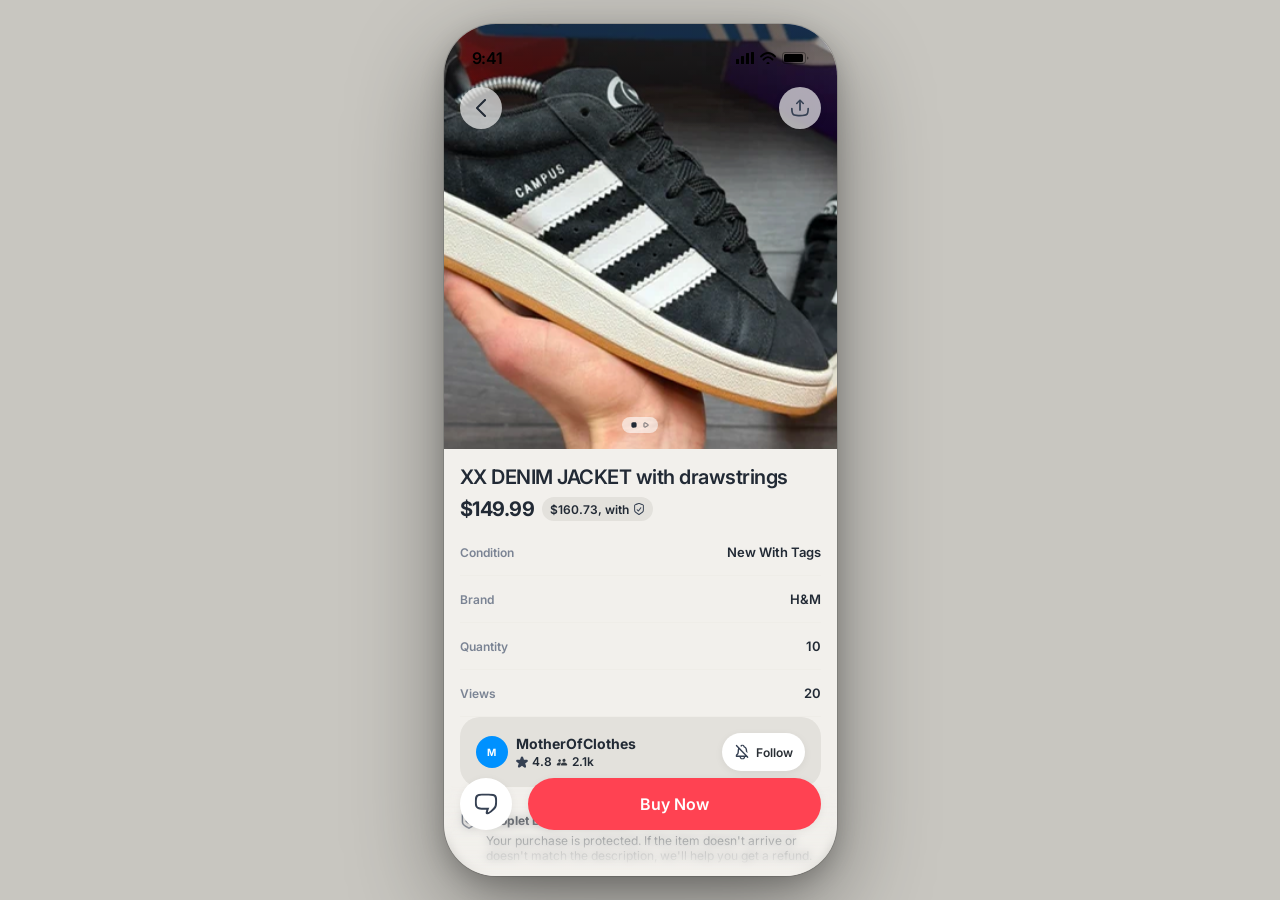
<file: product-page.html>
<!DOCTYPE html>
<html lang="pl">
<head>
<meta charset="UTF-8">
<meta name="viewport" content="width=device-width, initial-scale=1">
<title>Droplet App</title>
<link href="https://fonts.googleapis.com/css2?family=Inter:wght@400;500;600;700&display=swap" rel="stylesheet">
<link rel="stylesheet" href="styles.css">
</head>
<body>

<div class="phone">

<!-- ── Status Bar ── -->
<div class="status-bar">
  <span class="status-time">9:41</span>
  <div class="status-icons">
    <svg width="18" height="12" viewBox="0 0 18 12"><rect x="0" y="7" width="3" height="5" rx=".5" fill="#000"/><rect x="5" y="4" width="3" height="8" rx=".5" fill="#000"/><rect x="10" y="1" width="3" height="11" rx=".5" fill="#000"/><rect x="15" y="0" width="3" height="12" rx=".5" fill="#000"/></svg>
    <svg width="16" height="12" viewBox="0 0 16 12" fill="none"><path d="M8 10a1.5 1.5 0 110 3 1.5 1.5 0 010-3z" fill="#000"/><path d="M3.5 7.5C5 6 6.5 5.2 8 5.2s3 .8 4.5 2.3M1 4.5C3.5 2 5.8 1 8 1s4.5 1 7 3.5" stroke="#000" stroke-width="1.8" stroke-linecap="round"/></svg>
    <svg width="27" height="12" viewBox="0 0 27 12"><rect x=".5" y=".5" width="23" height="11" rx="2.5" fill="none" stroke="#000" stroke-opacity=".35"/><rect x="2" y="2" width="19" height="8" rx="1.5" fill="#000"/><path d="M25 4.5v3a1.5 1.5 0 000-3z" fill="#000" fill-opacity=".4"/></svg>
  </div>
</div>

<div class="screen active" id="screen-product-page">

  <!-- App Top (overlay on image, becomes opaque on scroll) -->
  <div class="pp-app-top" id="pp-app-top">
    <div class="pp-app-top-status"></div>
    <div class="pp-app-top-action">
      <div class="pp-app-top-left">
        <button class="sp-navi-btn" id="pp-back-btn">
          <img src="design-system/UI Icons/Icon Left Chevron.svg" alt="Back">
        </button>
        <div class="pp-app-top-info" id="pp-top-info">
          <span class="pp-app-top-info-name" id="pp-top-title">XX DENIM JACKET with drawstrings</span>
          <span class="pp-app-top-info-sub" id="pp-top-price">Current price $149.99</span>
        </div>
      </div>
      <div class="pp-app-top-right">
        <button class="sp-navi-btn">
          <img src="design-system/UI Icons/Icon Share.svg" alt="Share" style="width:18px;height:18px">
        </button>
      </div>
    </div>
  </div>

  <!-- Scrollable content -->
  <div class="screen-scroll" id="pp-scroll" style="padding-bottom:140px">

    <!-- Product image -->
    <div class="pp-image" id="pp-image" style="background-image:url('design-system/images/Product Photos/image 1.png')">
      <div class="pp-image-gallery">
        <img src="design-system/UI Icons/Icon Gallery Photo Full.svg" class="active" alt="Photo">
        <img src="design-system/UI Icons/Icon Gallery Video.svg" alt="Video">
      </div>
    </div>

    <!-- Product info -->
    <div class="pp-content">
      <h1 class="pp-name" id="pp-name">XX DENIM JACKET with drawstrings</h1>
      <div class="pp-price-row">
        <span class="pp-price" id="pp-price">$149.99</span>
        <span class="pp-price-badge buy-now">
          <span id="pp-price-total">$160.73, with</span>
          <img src="design-system/UI Icons/Icon Protection.svg" width="12" height="12" alt="Protection">
        </span>
      </div>
    </div>

    <!-- Details rows -->
    <div class="pp-detail">
      <span class="pp-detail-label">Condition</span>
      <span class="pp-detail-value">New With Tags</span>
    </div>
    <div class="pp-detail">
      <span class="pp-detail-label">Brand</span>
      <span class="pp-detail-value">H&amp;M</span>
    </div>
    <div class="pp-detail">
      <span class="pp-detail-label">Quantity</span>
      <span class="pp-detail-value">10</span>
    </div>
    <div class="pp-detail">
      <span class="pp-detail-label">Views</span>
      <span class="pp-detail-value">20</span>
    </div>

    <!-- Seller section -->
    <div class="pp-seller">
      <div class="pp-seller-info">
        <div class="avatar avatar-32" style="background:var(--bl10);font-size:10px;flex-shrink:0">M</div>
        <div class="pp-seller-text">
          <span class="pp-seller-name">MotherOfClothes</span>
          <span class="pp-seller-sub">
            <img src="design-system/UI Icons/Icon Star Full.svg" alt="Star">
            4.8
            <img src="design-system/UI Icons/Icon Followers.svg" alt="Followers">
            2.1k
          </span>
        </div>
      </div>
      <button class="pp-seller-follow">
        <img src="design-system/UI Icons/Icon Alert Off.svg" alt="Follow">
        Follow
      </button>
    </div>

    <!-- Info messages -->
    <div class="pp-info-messages">
      <div class="pp-info-msg">
        <div class="pp-info-msg-header">
          <img src="design-system/UI Icons/Icon Protection.svg" alt="Protection">
          <span class="pp-info-msg-title">Droplet Buyer Guarantee</span>
        </div>
        <p class="pp-info-msg-body">Your purchase is protected. If the item doesn't arrive or doesn't match the description, we'll help you get a refund.</p>
      </div>
      <div class="pp-info-msg">
        <div class="pp-info-msg-header">
          <img src="design-system/UI Icons/Icon Shipping.svg" alt="Shipping">
          <span class="pp-info-msg-title">Quick Shipping</span>
        </div>
        <p class="pp-info-msg-body">We guarantee fast and reliable shipping on every order. Your package will be dispatched as quickly as possible.</p>
      </div>
    </div>

    <!-- Report + Share buttons -->
    <div class="pp-btns-row">
      <button class="pp-btn-report">
        <img src="design-system/UI Icons/Icon Report.svg" alt="Report">
        Report
      </button>
      <button class="pp-btn-share">
        <img src="design-system/UI Icons/Icon Share.svg" alt="Share">
        Share
      </button>
    </div>

  </div><!-- end screen-scroll -->

  <!-- Bottom CTA bar -->
  <div class="pp-bottom-bar">
    <div class="pp-bottom-cta">
      <button class="pp-msg-btn">
        <img src="design-system/UI Icons/Icon Message.svg" alt="Message">
      </button>
      <button class="pp-buy-btn">Buy Now</button>
    </div>
  </div>

</div>



</div><!-- .phone -->
<script>
// ── Scroll behavior: transparent → opaque header ──
const ppScroll = document.getElementById('pp-scroll');
const ppAppTop = document.getElementById('pp-app-top');
if (ppScroll && ppAppTop) {
  ppScroll.addEventListener('scroll', () => {
    ppAppTop.classList.toggle('scrolled', ppScroll.scrollTop > 40);
  });
}

// ── Back button ──
document.getElementById('pp-back-btn').addEventListener('click', () => {
  if (history.length > 1) history.back();
  else window.location.href = 'index.html';
});

// ── URL params → populate product data ──
const params = new URLSearchParams(window.location.search);
const ppImage = document.getElementById('pp-image');
const ppName = document.getElementById('pp-name');
const ppTopTitle = document.getElementById('pp-top-title');
const ppTopPrice = document.getElementById('pp-top-price');
const ppPrice = document.getElementById('pp-price');
if (params.get('image') && ppImage) ppImage.style.backgroundImage = "url('" + params.get('image') + "')";
if (params.get('name') && ppName) {
  ppName.textContent = params.get('name');
  if (ppTopTitle) ppTopTitle.textContent = params.get('name');
}
</script>

</body>
</html>
</file>
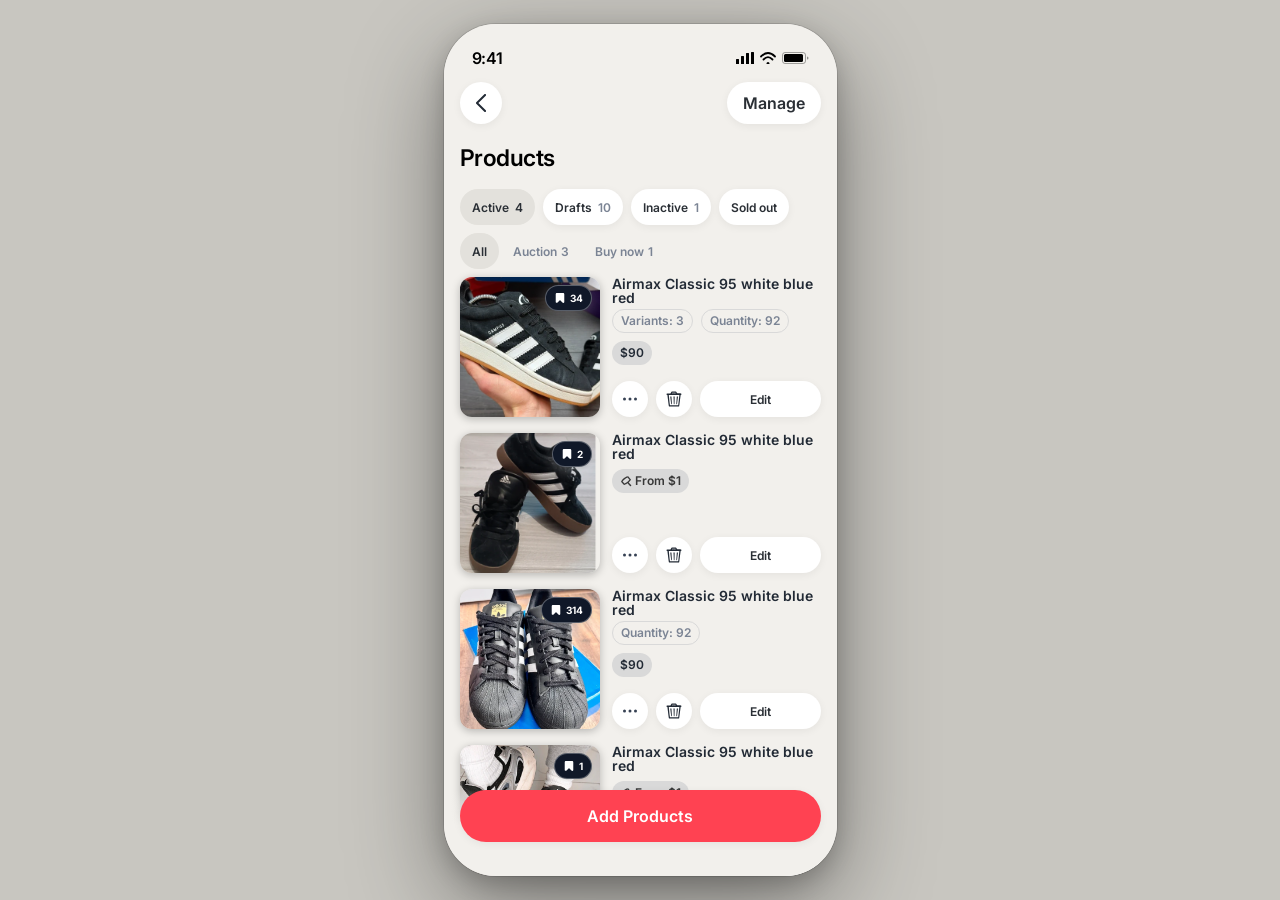
<file: products.html>
<!DOCTYPE html>
<html lang="en">
<head>
<meta charset="UTF-8">
<meta name="viewport" content="width=device-width, initial-scale=1">
<title>Droplet — Products</title>
<link href="https://fonts.googleapis.com/css2?family=Inter:wght@400;500;600;700&display=swap" rel="stylesheet">
<link rel="stylesheet" href="styles.css">
<style>
/* ── Products-specific styles ── */
.prod-header{position:absolute;top:54px;left:0;right:0;z-index:90;background:linear-gradient(to bottom, rgb(242,240,236) 0%, rgb(242,240,236) 40%, rgba(242,240,236,0.8) 70%, rgba(242,240,236,0) 100%);padding-bottom:16px}
.prod-nav{display:flex;align-items:center;justify-content:space-between;padding:0 16px;height:50px}
.prod-back{width:42px;height:42px;border-radius:296px;background:var(--wh10);border:none;display:flex;align-items:center;justify-content:center;box-shadow:var(--shadow-interactive);cursor:pointer}
.prod-back:active{opacity:0.7;transform:scale(0.94)}
.prod-manage{height:42px;padding:0 16px;border-radius:296px;background:var(--wh10);display:flex;align-items:center;font-size:16px;font-weight:600;color:var(--bw20);box-shadow:var(--shadow-interactive);cursor:pointer}
.prod-title{padding:15px 16px 8px;font-size:23px;font-weight:600;color:#000;letter-spacing:-0.5px;line-height:30px}
.prod-filters{display:flex;gap:8px;padding:8px 16px;overflow-x:auto;-webkit-overflow-scrolling:touch}
.prod-filters::-webkit-scrollbar{display:none}
.prod-filter{display:inline-flex;align-items:center;gap:4px;height:36px;padding:0 12px;border-radius:70px;background:var(--wh10);box-shadow:var(--shadow-interactive);font-size:12px;font-weight:600;color:var(--bw20);white-space:nowrap;border:none;cursor:pointer;flex-shrink:0;font-family:inherit}
.prod-filter.active{background:var(--ov15);box-shadow:none}
.prod-filter .count{color:var(--bw40);margin-left:2px}
.prod-filter.active .count{color:var(--bw20)}
.prod-subfilters{display:flex;gap:2px;padding:0 16px 8px}
.prod-subfilt{display:inline-flex;align-items:center;gap:4px;height:36px;padding:0 12px;background:none;border:none;cursor:pointer;font-size:12px;font-weight:600;color:var(--bw40);white-space:nowrap;border-radius:70px;font-family:inherit}
.prod-subfilt.active{background:var(--ov15);color:var(--bw20)}
.prod-subfilt .count{color:var(--bw40)}
.prod-subfilt.active .count{color:var(--bw20)}

/* Product tile */
.prod-tile{display:flex;gap:12px;padding:0 16px;margin-bottom:16px}
.prod-thumb{width:140px;height:140px;border-radius:12px;overflow:hidden;flex-shrink:0;position:relative;box-shadow:var(--shadow-show)}
.prod-thumb img{width:100%;height:100%;object-fit:cover}
.prod-bookmark{position:absolute;top:8px;right:8px;display:flex;align-items:center;gap:4px;background:var(--bw10);border:1px solid rgba(255,255,255,0.3);border-radius:28px;padding:0 8px;height:26px;box-shadow:0 3.8px 15px rgba(255,255,255,0.3),0 1.9px 3.8px rgba(0,0,0,0.1)}
.prod-bookmark svg{width:12px;height:12px}
.prod-bookmark span{font-size:10px;font-weight:700;color:var(--wh10)}
.prod-info{flex:1;display:flex;flex-direction:column;justify-content:space-between;min-width:0}
.prod-name{font-size:14px;font-weight:600;color:var(--bw30);line-height:100%}
.prod-badges{display:flex;gap:8px;flex-wrap:wrap;margin-top:4px}
.prod-badge{display:inline-flex;align-items:center;gap:3px;height:24px;padding:0 8px;border-radius:37px;font-size:12px;font-weight:600;line-height:100%}
.prod-badge.stroke{border:1px solid var(--gw20);color:var(--bw40);background:none}
.prod-badge.filled{background:var(--gw20);color:var(--bw30)}
.prod-badge.auction{background:var(--gw20);color:rgba(0,0,0,0.75)}
.prod-actions{display:flex;gap:8px;align-items:center;justify-content:flex-end}
.prod-action-btn{width:36px;height:36px;border-radius:70px;border:none;background:var(--wh10);box-shadow:var(--shadow-interactive);display:flex;align-items:center;justify-content:center;cursor:pointer}
.prod-action-btn:active{opacity:0.7;transform:scale(0.94)}
.prod-edit-btn{flex:1;height:36px;border-radius:70px;border:none;background:var(--wh10);box-shadow:var(--shadow-interactive);font-size:12px;font-weight:600;color:var(--bw20);font-family:inherit;cursor:pointer}
.prod-edit-btn:active{opacity:0.7;transform:scale(0.94)}

/* Bottom CTA */
.prod-bottom{position:absolute;bottom:0;left:0;right:0;padding:0 16px 34px;z-index:50;background:linear-gradient(to bottom,rgba(242,240,236,0) 0%,var(--ov40) 40%)}
.prod-bottom-btn{width:100%;height:52px;border-radius:70px;border:none;background:var(--rd10);color:#fff;font-size:16px;font-weight:600;font-family:inherit;cursor:pointer;box-shadow:var(--shadow-interactive)}
.prod-bottom-btn:active{opacity:0.85;transform:scale(0.98)}
</style>
</head>
<body>
<div class="phone">

<!-- Status Bar — solid bg, always on top -->
<div class="status-bar" style="background:var(--ov40);z-index:200">
  <span class="status-time">9:41</span>
  <div class="status-icons">
    <svg width="18" height="12" viewBox="0 0 18 12"><rect x="0" y="7" width="3" height="5" rx=".5" fill="#000"/><rect x="5" y="4" width="3" height="8" rx=".5" fill="#000"/><rect x="10" y="1" width="3" height="11" rx=".5" fill="#000"/><rect x="15" y="0" width="3" height="12" rx=".5" fill="#000"/></svg>
    <svg width="16" height="12" viewBox="0 0 16 12" fill="none"><path d="M8 10a1.5 1.5 0 110 3 1.5 1.5 0 010-3z" fill="#000"/><path d="M3.5 7.5C5 6 6.5 5.2 8 5.2s3 .8 4.5 2.3M1 4.5C3.5 2 5.8 1 8 1s4.5 1 7 3.5" stroke="#000" stroke-width="1.8" stroke-linecap="round"/></svg>
    <svg width="27" height="12" viewBox="0 0 27 12"><rect x=".5" y=".5" width="23" height="11" rx="2.5" fill="none" stroke="#000" stroke-opacity=".35"/><rect x="2" y="2" width="19" height="8" rx="1.5" fill="#000"/><path d="M25 4.5v3a1.5 1.5 0 000-3z" fill="#000" fill-opacity=".4"/></svg>
  </div>
</div>

<div class="screen active" id="screen-products">
<div class="prod-header">
  <div class="prod-nav">
    <button class="prod-back" onclick="window.location.href='sell.html'">
      <svg width="18" height="18" viewBox="0 0 16 16" fill="none"><path d="M3.5 8C3.5 7.74 3.61 7.52 3.8 7.32L10.96 0.27C11.12 0.1 11.34 0 11.59 0C12.11 0 12.5 0.4 12.5 0.91C12.5 1.16 12.39 1.39 12.23 1.56L5.7 8L12.23 14.43C12.39 14.61 12.5 14.83 12.5 15.08C12.5 15.6 12.11 16 11.59 16C11.34 16 11.12 15.9 10.96 15.73L3.8 8.68C3.61 8.48 3.5 8.25 3.5 8Z" fill="#222A35"/></svg>
    </button>
    <span id="prod-scroll-title" style="flex:1;text-align:center;font-size:16px;font-weight:700;color:var(--bw10);opacity:0;transition:opacity 0.2s;pointer-events:none">Products</span>
    <div class="prod-manage">Manage</div>
  </div>
</div>

<div class="screen-scroll" style="padding-top:104px;padding-bottom:130px">
  <div class="prod-title">Products</div>

  <!-- Category filters -->
  <div class="prod-filters">
    <button class="prod-filter active">Active <span class="count">4</span></button>
    <button class="prod-filter">Drafts <span class="count">10</span></button>
    <button class="prod-filter">Inactive <span class="count">1</span></button>
    <button class="prod-filter">Sold out</button>
  </div>

  <!-- Sub-filters -->
  <div class="prod-subfilters">
    <button class="prod-subfilt active">All</button>
    <button class="prod-subfilt">Auction <span class="count">3</span></button>
    <button class="prod-subfilt">Buy now <span class="count">1</span></button>
  </div>

  <!-- Product 1: Buy Now with variants — per Figma 5560:73935 -->
  <div class="prod-tile">
    <div class="prod-thumb">
      <img src="design-system/images/Product Photos/image 1.png" alt="">
      <div class="prod-bookmark">
        <svg width="12" height="12" viewBox="0 0 16 16" fill="none"><path d="M12.04,1.3H3.96c-.92,0-1.66.75-1.66,1.66v10.52c0,.67.55,1.22,1.22,1.22.31,0-.61-.12.84-.33l3.42-3.23c.12-.11.33-.11.44,0l3.42,3.23c.23.21.53.33.84.33.67,0,1.22-.55,1.22-1.22V2.96c0-.92-.75-1.66-1.66-1.66Z" fill="#fff"/></svg>
        <span>34</span>
      </div>
    </div>
    <div class="prod-info">
      <div>
        <div class="prod-name">Airmax Classic 95 white blue red</div>
        <div class="prod-badges">
          <span class="prod-badge stroke">Variants: 3</span>
          <span class="prod-badge stroke">Quantity: 92</span>
        </div>
        <div style="margin-top:8px">
          <span class="prod-badge filled">$90</span>
        </div>
      </div>
      <div class="prod-actions">
        <button class="prod-action-btn">
          <svg width="16" height="16" viewBox="0 0 16 16" fill="none"><circle cx="2.5" cy="8" r="1.5" fill="#364153"/><circle cx="8" cy="8" r="1.5" fill="#364153"/><circle cx="13.5" cy="8" r="1.5" fill="#364153"/></svg>
        </button>
        <button class="prod-action-btn">
          <svg width="16" height="16" viewBox="0 0 16 16" fill="none"><path d="M9.71533 0.5C10.0807 0.500514 10.3341 1.09067 10.4653 1.20312L11.1118 2.10352C11.159 2.22519 11.3744 2.30957 11.4868 2.30957C13.0711 2.32832 14.3366 2.36602 14.8335 2.47852C15.846 2.69414 15.5647 3.94043 14.8804 3.94043H14.646L13.2397 14.7217C13.1554 15.0123 13.1646 15.284 12.9771 15.3965C12.9021 15.4715 12.4708 15.5 12.2271 15.5H3.2085C3.09612 15.4999 3.00261 15.3875 2.93701 15.2471C2.7871 15.0878 1.41023 3.93435 1.40869 3.92188H1.146C0.321137 3.92175 0.27427 2.45911 1.09912 2.45898C1.72725 2.45898 2.84307 2.44023 4.17432 2.41211C4.28685 2.41206 4.53035 2.30933 4.56787 2.1875L5.16846 1.21289C5.36528 0.78176 5.58036 0.500156 5.9458 0.5H9.71533ZM3.04932 3.90332C2.88061 3.91269 2.76834 4.08111 2.79639 4.26855C3.17139 6.8373 3.46201 11.5533 3.92139 14.0752C3.93079 14.1315 3.95871 14.2439 4.0708 14.2441H12.106C12.2648 14.2346 12.2368 14.1123 12.2368 14.1123L12.2466 14.0938L13.3521 4.19336C13.3332 4.02503 13.2213 3.90362 13.0903 3.90332H3.04932ZM11.7212 5.4502C11.8617 5.45033 11.9743 5.56298 11.9556 5.71289C11.7024 7.59734 11.2991 11.0568 11.0366 13.0254C11.0177 13.1565 10.9142 13.25 10.7925 13.25C10.5963 13.25 10.8111 13.25 10.6245 13.25C10.3995 13.2406 10.2862 13.109 10.3237 12.8652L10.7925 5.68457C10.7925 5.55344 10.9051 5.44063 11.0269 5.44043H11.7212V5.4502ZM5.22412 5.44043C5.35537 5.44043 5.4585 5.55332 5.4585 5.68457V5.6748L5.90869 12.8564C5.94609 13.1 5.83364 13.2401 5.60889 13.2402C5.41204 13.2402 5.62729 13.2402 5.43994 13.2402C5.30869 13.2402 5.21455 13.1375 5.1958 13.0156C4.9333 11.0563 4.53095 7.59687 4.27783 5.70312C4.26846 5.5625 4.37158 5.44043 4.51221 5.44043H5.22412ZM8.42041 5.43164C8.55159 5.43164 8.65468 5.54364 8.65479 5.6748L8.52393 12.8564C8.50517 13.1843 8.44891 13.2402 8.22412 13.2402C8.02725 13.2402 8.24266 13.2402 8.05518 13.2402C7.92393 13.2402 7.82979 13.1375 7.81104 13.0156C7.67041 10.8406 7.72724 7.59687 7.47412 5.70312C7.46475 5.5625 7.56787 5.44043 7.7085 5.44043H8.42041V5.43164ZM9.25537 1.77539H6.5083C6.34902 1.77549 6.18094 1.85046 6.15283 1.96289L6.14307 1.97168C6.0962 2.18726 6.21793 2.38469 6.396 2.38477C7.59589 2.35664 8.03665 2.38476 9.22705 2.38477C9.41455 2.38477 9.63975 2.09336 9.5835 1.89648C9.56416 1.83095 9.38636 1.75586 9.25537 1.75586V1.77539Z" fill="#222A35"/></svg>
        </button>
        <button class="prod-edit-btn">Edit</button>
      </div>
    </div>
  </div>

  <!-- Product 2: Auction — per Figma 5560:73962 -->
  <div class="prod-tile">
    <div class="prod-thumb">
      <img src="design-system/images/Product Photos/image 3.png" alt="">
      <div class="prod-bookmark">
        <svg width="12" height="12" viewBox="0 0 16 16" fill="none"><path d="M12.04,1.3H3.96c-.92,0-1.66.75-1.66,1.66v10.52c0,.67.55,1.22,1.22,1.22.31,0-.61-.12.84-.33l3.42-3.23c.12-.11.33-.11.44,0l3.42,3.23c.23.21.53.33.84.33.67,0,1.22-.55,1.22-1.22V2.96c0-.92-.75-1.66-1.66-1.66Z" fill="#fff"/></svg>
        <span>2</span>
      </div>
    </div>
    <div class="prod-info">
      <div>
        <div class="prod-name">Airmax Classic 95 white blue red</div>
        <div class="prod-badges" style="margin-top:8px">
          <span class="prod-badge auction">
            <svg width="12" height="12" viewBox="0 0 18 18" fill="none" style="flex-shrink:0"><path d="M13.0442 11.2324C13.0442 11.2324 13.0166 11.1456 13.0442 11.1108C13.0901 11.0587 13.1453 10.9979 13.1913 10.9371C13.3017 10.7981 13.4396 10.6331 13.6971 10.3985L13.8075 10.303C13.8903 10.2335 13.9546 10.1727 13.9914 10.138C14.065 10.0685 14.1938 9.91211 14.3501 9.7297L14.4421 9.62547C14.8099 9.19116 15.0215 8.94794 15.1686 8.79159C15.3158 8.62655 15.3801 8.59181 15.4169 8.56575C16.5 7.5 16.2647 7.51847 16.4142 6.84588C14.8968 4.96097 14.0006 3.77965 12.6027 2.27693L12.336 1.9816C12.058 1.5 10.5106 2 9.88048 2.36379C9.87129 2.37248 9.86209 2.38117 9.85289 2.38985C9.8345 2.39854 9.81611 2.41591 9.77932 2.43328C9.69655 2.47671 9.5402 2.5462 9.23671 2.68518C9.07117 2.75467 8.85964 2.85891 8.74009 2.91102H8.73089L8.66651 2.94577C6.83636 3.94468 5.19934 5.18681 3.93019 6.54186C3.84742 6.62872 3.6083 6.92405 3.39678 7.18464C3.0657 7.60158 2.87256 7.82742 2.75301 7.95771C2.64265 8.07932 2.61506 8.09669 2.57827 8.11407C2.00001 9.00006 1.48108 10.0001 1.72297 10.2422L1.85173 10.3899C3.0473 11.8491 4.64808 13.8358 6 15.0605C6.43948 15.5 7.64097 14.4659 8.17909 14.2118C8.26186 14.1684 8.39061 14.1076 8.61133 14.0033L8.80446 13.9165C9.07117 13.7948 9.22751 13.7254 9.28269 13.6993C9.5494 13.5429 9.8345 13.3605 10.1748 13.1347L10.5335 12.9089C10.653 12.8307 10.7726 12.7612 10.9013 12.683L10.9749 12.6222C10.9749 12.6222 11.0485 12.5614 11.1037 12.5267C11.1588 12.4919 11.2048 12.4572 11.2416 12.4398C11.2692 12.4224 11.2876 12.4224 11.2876 12.4224C11.2968 12.4224 11.3336 12.4398 11.3887 12.4919C11.4439 12.5353 11.4991 12.5961 11.5727 12.683C11.6371 12.7525 11.6922 12.822 11.729 12.8741L11.8026 12.9697C11.8026 12.9697 11.8394 13.0131 11.8578 13.0305C11.8762 13.0478 11.8854 13.0565 11.8946 13.0739C12.1613 13.3779 12.4464 13.7167 12.7407 14.0641L12.9154 14.2726C13.6052 15.0891 14.8651 16.3399 15.4997 16.9479L15.5549 17.0001H15.6652C15.6652 17.0001 15.702 17.0001 15.7204 16.9914C15.7756 16.9827 15.8308 16.9566 15.8952 16.9306C16.0791 16.8524 16.2722 16.7134 16.4837 16.5136C16.7505 16.2617 16.87 16.0446 16.916 15.9056C16.9436 15.8361 16.962 15.7666 16.9712 15.7058C16.9712 15.6798 16.9712 15.6537 16.9712 15.645V15.5581L13.0166 11.2585L13.0442 11.2324ZM6.87315 12.7178L6.69841 12.7959L6.63403 12.7178L3.94858 9.64284L4.04975 9.49517C5.75115 7.12384 8.36302 5.03046 11.2324 3.7449L13.9454 6.84588L14.0742 6.98486L13.9638 7.13252C12.1521 9.52123 9.69655 11.4583 6.88234 12.7178H6.87315Z" fill="rgba(0,0,0,0.75)"/></svg>
            From $1
          </span>
        </div>
      </div>
      <div class="prod-actions">
        <button class="prod-action-btn">
          <svg width="16" height="16" viewBox="0 0 16 16" fill="none"><circle cx="2.5" cy="8" r="1.5" fill="#364153"/><circle cx="8" cy="8" r="1.5" fill="#364153"/><circle cx="13.5" cy="8" r="1.5" fill="#364153"/></svg>
        </button>
        <button class="prod-action-btn">
          <svg width="16" height="16" viewBox="0 0 16 16" fill="none"><path d="M9.71533 0.5C10.0807 0.500514 10.3341 1.09067 10.4653 1.20312L11.1118 2.10352C11.159 2.22519 11.3744 2.30957 11.4868 2.30957C13.0711 2.32832 14.3366 2.36602 14.8335 2.47852C15.846 2.69414 15.5647 3.94043 14.8804 3.94043H14.646L13.2397 14.7217C13.1554 15.0123 13.1646 15.284 12.9771 15.3965C12.9021 15.4715 12.4708 15.5 12.2271 15.5H3.2085C3.09612 15.4999 3.00261 15.3875 2.93701 15.2471C2.7871 15.0878 1.41023 3.93435 1.40869 3.92188H1.146C0.321137 3.92175 0.27427 2.45911 1.09912 2.45898C1.72725 2.45898 2.84307 2.44023 4.17432 2.41211C4.28685 2.41206 4.53035 2.30933 4.56787 2.1875L5.16846 1.21289C5.36528 0.78176 5.58036 0.500156 5.9458 0.5H9.71533ZM3.04932 3.90332C2.88061 3.91269 2.76834 4.08111 2.79639 4.26855C3.17139 6.8373 3.46201 11.5533 3.92139 14.0752C3.93079 14.1315 3.95871 14.2439 4.0708 14.2441H12.106C12.2648 14.2346 12.2368 14.1123 12.2368 14.1123L12.2466 14.0938L13.3521 4.19336C13.3332 4.02503 13.2213 3.90362 13.0903 3.90332H3.04932ZM11.7212 5.4502C11.8617 5.45033 11.9743 5.56298 11.9556 5.71289C11.7024 7.59734 11.2991 11.0568 11.0366 13.0254C11.0177 13.1565 10.9142 13.25 10.7925 13.25C10.5963 13.25 10.8111 13.25 10.6245 13.25C10.3995 13.2406 10.2862 13.109 10.3237 12.8652L10.7925 5.68457C10.7925 5.55344 10.9051 5.44063 11.0269 5.44043H11.7212V5.4502ZM5.22412 5.44043C5.35537 5.44043 5.4585 5.55332 5.4585 5.68457V5.6748L5.90869 12.8564C5.94609 13.1 5.83364 13.2401 5.60889 13.2402C5.41204 13.2402 5.62729 13.2402 5.43994 13.2402C5.30869 13.2402 5.21455 13.1375 5.1958 13.0156C4.9333 11.0563 4.53095 7.59687 4.27783 5.70312C4.26846 5.5625 4.37158 5.44043 4.51221 5.44043H5.22412ZM8.42041 5.43164C8.55159 5.43164 8.65468 5.54364 8.65479 5.6748L8.52393 12.8564C8.50517 13.1843 8.44891 13.2402 8.22412 13.2402C8.02725 13.2402 8.24266 13.2402 8.05518 13.2402C7.92393 13.2402 7.82979 13.1375 7.81104 13.0156C7.67041 10.8406 7.72724 7.59687 7.47412 5.70312C7.46475 5.5625 7.56787 5.44043 7.7085 5.44043H8.42041V5.43164ZM9.25537 1.77539H6.5083C6.34902 1.77549 6.18094 1.85046 6.15283 1.96289L6.14307 1.97168C6.0962 2.18726 6.21793 2.38469 6.396 2.38477C7.59589 2.35664 8.03665 2.38476 9.22705 2.38477C9.41455 2.38477 9.63975 2.09336 9.5835 1.89648C9.56416 1.83095 9.38636 1.75586 9.25537 1.75586V1.77539Z" fill="#222A35"/></svg>
        </button>
        <button class="prod-edit-btn">Edit</button>
      </div>
    </div>
  </div>

  <!-- Product 3: Buy Now with quantity — per Figma 5560:75289 -->
  <div class="prod-tile">
    <div class="prod-thumb">
      <img src="design-system/images/Product Photos/image 5.png" alt="">
      <div class="prod-bookmark">
        <svg width="12" height="12" viewBox="0 0 16 16" fill="none"><path d="M12.04,1.3H3.96c-.92,0-1.66.75-1.66,1.66v10.52c0,.67.55,1.22,1.22,1.22.31,0-.61-.12.84-.33l3.42-3.23c.12-.11.33-.11.44,0l3.42,3.23c.23.21.53.33.84.33.67,0,1.22-.55,1.22-1.22V2.96c0-.92-.75-1.66-1.66-1.66Z" fill="#fff"/></svg>
        <span>314</span>
      </div>
    </div>
    <div class="prod-info">
      <div>
        <div class="prod-name">Airmax Classic 95 white blue red</div>
        <div class="prod-badges">
          <span class="prod-badge stroke">Quantity: 92</span>
        </div>
        <div style="margin-top:8px">
          <span class="prod-badge filled">$90</span>
        </div>
      </div>
      <div class="prod-actions">
        <button class="prod-action-btn">
          <svg width="16" height="16" viewBox="0 0 16 16" fill="none"><circle cx="2.5" cy="8" r="1.5" fill="#364153"/><circle cx="8" cy="8" r="1.5" fill="#364153"/><circle cx="13.5" cy="8" r="1.5" fill="#364153"/></svg>
        </button>
        <button class="prod-action-btn">
          <svg width="16" height="16" viewBox="0 0 16 16" fill="none"><path d="M9.71533 0.5C10.0807 0.500514 10.3341 1.09067 10.4653 1.20312L11.1118 2.10352C11.159 2.22519 11.3744 2.30957 11.4868 2.30957C13.0711 2.32832 14.3366 2.36602 14.8335 2.47852C15.846 2.69414 15.5647 3.94043 14.8804 3.94043H14.646L13.2397 14.7217C13.1554 15.0123 13.1646 15.284 12.9771 15.3965C12.9021 15.4715 12.4708 15.5 12.2271 15.5H3.2085C3.09612 15.4999 3.00261 15.3875 2.93701 15.2471C2.7871 15.0878 1.41023 3.93435 1.40869 3.92188H1.146C0.321137 3.92175 0.27427 2.45911 1.09912 2.45898C1.72725 2.45898 2.84307 2.44023 4.17432 2.41211C4.28685 2.41206 4.53035 2.30933 4.56787 2.1875L5.16846 1.21289C5.36528 0.78176 5.58036 0.500156 5.9458 0.5H9.71533ZM3.04932 3.90332C2.88061 3.91269 2.76834 4.08111 2.79639 4.26855C3.17139 6.8373 3.46201 11.5533 3.92139 14.0752C3.93079 14.1315 3.95871 14.2439 4.0708 14.2441H12.106C12.2648 14.2346 12.2368 14.1123 12.2368 14.1123L12.2466 14.0938L13.3521 4.19336C13.3332 4.02503 13.2213 3.90362 13.0903 3.90332H3.04932ZM11.7212 5.4502C11.8617 5.45033 11.9743 5.56298 11.9556 5.71289C11.7024 7.59734 11.2991 11.0568 11.0366 13.0254C11.0177 13.1565 10.9142 13.25 10.7925 13.25C10.5963 13.25 10.8111 13.25 10.6245 13.25C10.3995 13.2406 10.2862 13.109 10.3237 12.8652L10.7925 5.68457C10.7925 5.55344 10.9051 5.44063 11.0269 5.44043H11.7212V5.4502ZM5.22412 5.44043C5.35537 5.44043 5.4585 5.55332 5.4585 5.68457V5.6748L5.90869 12.8564C5.94609 13.1 5.83364 13.2401 5.60889 13.2402C5.41204 13.2402 5.62729 13.2402 5.43994 13.2402C5.30869 13.2402 5.21455 13.1375 5.1958 13.0156C4.9333 11.0563 4.53095 7.59687 4.27783 5.70312C4.26846 5.5625 4.37158 5.44043 4.51221 5.44043H5.22412ZM8.42041 5.43164C8.55159 5.43164 8.65468 5.54364 8.65479 5.6748L8.52393 12.8564C8.50517 13.1843 8.44891 13.2402 8.22412 13.2402C8.02725 13.2402 8.24266 13.2402 8.05518 13.2402C7.92393 13.2402 7.82979 13.1375 7.81104 13.0156C7.67041 10.8406 7.72724 7.59687 7.47412 5.70312C7.46475 5.5625 7.56787 5.44043 7.7085 5.44043H8.42041V5.43164ZM9.25537 1.77539H6.5083C6.34902 1.77549 6.18094 1.85046 6.15283 1.96289L6.14307 1.97168C6.0962 2.18726 6.21793 2.38469 6.396 2.38477C7.59589 2.35664 8.03665 2.38476 9.22705 2.38477C9.41455 2.38477 9.63975 2.09336 9.5835 1.89648C9.56416 1.83095 9.38636 1.75586 9.25537 1.75586V1.77539Z" fill="#222A35"/></svg>
        </button>
        <button class="prod-edit-btn">Edit</button>
      </div>
    </div>
  </div>

  <!-- Product 4: Auction — per Figma 5560:75333 -->
  <div class="prod-tile">
    <div class="prod-thumb">
      <img src="design-system/images/Product Photos/image 7.png" alt="">
      <div class="prod-bookmark">
        <svg width="12" height="12" viewBox="0 0 16 16" fill="none"><path d="M12.04,1.3H3.96c-.92,0-1.66.75-1.66,1.66v10.52c0,.67.55,1.22,1.22,1.22.31,0-.61-.12.84-.33l3.42-3.23c.12-.11.33-.11.44,0l3.42,3.23c.23.21.53.33.84.33.67,0,1.22-.55,1.22-1.22V2.96c0-.92-.75-1.66-1.66-1.66Z" fill="#fff"/></svg>
        <span>1</span>
      </div>
    </div>
    <div class="prod-info">
      <div>
        <div class="prod-name">Airmax Classic 95 white blue red</div>
        <div class="prod-badges" style="margin-top:8px">
          <span class="prod-badge auction">
            <svg width="12" height="12" viewBox="0 0 18 18" fill="none" style="flex-shrink:0"><path d="M13.0442 11.2324C13.0442 11.2324 13.0166 11.1456 13.0442 11.1108C13.0901 11.0587 13.1453 10.9979 13.1913 10.9371C13.3017 10.7981 13.4396 10.6331 13.6971 10.3985L13.8075 10.303C13.8903 10.2335 13.9546 10.1727 13.9914 10.138C14.065 10.0685 14.1938 9.91211 14.3501 9.7297L14.4421 9.62547C14.8099 9.19116 15.0215 8.94794 15.1686 8.79159C15.3158 8.62655 15.3801 8.59181 15.4169 8.56575C16.5 7.5 16.2647 7.51847 16.4142 6.84588C14.8968 4.96097 14.0006 3.77965 12.6027 2.27693L12.336 1.9816C12.058 1.5 10.5106 2 9.88048 2.36379C9.87129 2.37248 9.86209 2.38117 9.85289 2.38985C9.8345 2.39854 9.81611 2.41591 9.77932 2.43328C9.69655 2.47671 9.5402 2.5462 9.23671 2.68518C9.07117 2.75467 8.85964 2.85891 8.74009 2.91102H8.73089L8.66651 2.94577C6.83636 3.94468 5.19934 5.18681 3.93019 6.54186C3.84742 6.62872 3.6083 6.92405 3.39678 7.18464C3.0657 7.60158 2.87256 7.82742 2.75301 7.95771C2.64265 8.07932 2.61506 8.09669 2.57827 8.11407C2.00001 9.00006 1.48108 10.0001 1.72297 10.2422L1.85173 10.3899C3.0473 11.8491 4.64808 13.8358 6 15.0605C6.43948 15.5 7.64097 14.4659 8.17909 14.2118C8.26186 14.1684 8.39061 14.1076 8.61133 14.0033L8.80446 13.9165C9.07117 13.7948 9.22751 13.7254 9.28269 13.6993C9.5494 13.5429 9.8345 13.3605 10.1748 13.1347L10.5335 12.9089C10.653 12.8307 10.7726 12.7612 10.9013 12.683L10.9749 12.6222C10.9749 12.6222 11.0485 12.5614 11.1037 12.5267C11.1588 12.4919 11.2048 12.4572 11.2416 12.4398C11.2692 12.4224 11.2876 12.4224 11.2876 12.4224C11.2968 12.4224 11.3336 12.4398 11.3887 12.4919C11.4439 12.5353 11.4991 12.5961 11.5727 12.683C11.6371 12.7525 11.6922 12.822 11.729 12.8741L11.8026 12.9697C11.8026 12.9697 11.8394 13.0131 11.8578 13.0305C11.8762 13.0478 11.8854 13.0565 11.8946 13.0739C12.1613 13.3779 12.4464 13.7167 12.7407 14.0641L12.9154 14.2726C13.6052 15.0891 14.8651 16.3399 15.4997 16.9479L15.5549 17.0001H15.6652C15.6652 17.0001 15.702 17.0001 15.7204 16.9914C15.7756 16.9827 15.8308 16.9566 15.8952 16.9306C16.0791 16.8524 16.2722 16.7134 16.4837 16.5136C16.7505 16.2617 16.87 16.0446 16.916 15.9056C16.9436 15.8361 16.962 15.7666 16.9712 15.7058C16.9712 15.6798 16.9712 15.6537 16.9712 15.645V15.5581L13.0166 11.2585L13.0442 11.2324ZM6.87315 12.7178L6.69841 12.7959L6.63403 12.7178L3.94858 9.64284L4.04975 9.49517C5.75115 7.12384 8.36302 5.03046 11.2324 3.7449L13.9454 6.84588L14.0742 6.98486L13.9638 7.13252C12.1521 9.52123 9.69655 11.4583 6.88234 12.7178H6.87315Z" fill="rgba(0,0,0,0.75)"/></svg>
            From $1
          </span>
        </div>
      </div>
      <div class="prod-actions">
        <button class="prod-action-btn">
          <svg width="16" height="16" viewBox="0 0 16 16" fill="none"><circle cx="2.5" cy="8" r="1.5" fill="#364153"/><circle cx="8" cy="8" r="1.5" fill="#364153"/><circle cx="13.5" cy="8" r="1.5" fill="#364153"/></svg>
        </button>
        <button class="prod-action-btn">
          <svg width="16" height="16" viewBox="0 0 16 16" fill="none"><path d="M9.71533 0.5C10.0807 0.500514 10.3341 1.09067 10.4653 1.20312L11.1118 2.10352C11.159 2.22519 11.3744 2.30957 11.4868 2.30957C13.0711 2.32832 14.3366 2.36602 14.8335 2.47852C15.846 2.69414 15.5647 3.94043 14.8804 3.94043H14.646L13.2397 14.7217C13.1554 15.0123 13.1646 15.284 12.9771 15.3965C12.9021 15.4715 12.4708 15.5 12.2271 15.5H3.2085C3.09612 15.4999 3.00261 15.3875 2.93701 15.2471C2.7871 15.0878 1.41023 3.93435 1.40869 3.92188H1.146C0.321137 3.92175 0.27427 2.45911 1.09912 2.45898C1.72725 2.45898 2.84307 2.44023 4.17432 2.41211C4.28685 2.41206 4.53035 2.30933 4.56787 2.1875L5.16846 1.21289C5.36528 0.78176 5.58036 0.500156 5.9458 0.5H9.71533ZM3.04932 3.90332C2.88061 3.91269 2.76834 4.08111 2.79639 4.26855C3.17139 6.8373 3.46201 11.5533 3.92139 14.0752C3.93079 14.1315 3.95871 14.2439 4.0708 14.2441H12.106C12.2648 14.2346 12.2368 14.1123 12.2368 14.1123L12.2466 14.0938L13.3521 4.19336C13.3332 4.02503 13.2213 3.90362 13.0903 3.90332H3.04932ZM11.7212 5.4502C11.8617 5.45033 11.9743 5.56298 11.9556 5.71289C11.7024 7.59734 11.2991 11.0568 11.0366 13.0254C11.0177 13.1565 10.9142 13.25 10.7925 13.25C10.5963 13.25 10.8111 13.25 10.6245 13.25C10.3995 13.2406 10.2862 13.109 10.3237 12.8652L10.7925 5.68457C10.7925 5.55344 10.9051 5.44063 11.0269 5.44043H11.7212V5.4502ZM5.22412 5.44043C5.35537 5.44043 5.4585 5.55332 5.4585 5.68457V5.6748L5.90869 12.8564C5.94609 13.1 5.83364 13.2401 5.60889 13.2402C5.41204 13.2402 5.62729 13.2402 5.43994 13.2402C5.30869 13.2402 5.21455 13.1375 5.1958 13.0156C4.9333 11.0563 4.53095 7.59687 4.27783 5.70312C4.26846 5.5625 4.37158 5.44043 4.51221 5.44043H5.22412ZM8.42041 5.43164C8.55159 5.43164 8.65468 5.54364 8.65479 5.6748L8.52393 12.8564C8.50517 13.1843 8.44891 13.2402 8.22412 13.2402C8.02725 13.2402 8.24266 13.2402 8.05518 13.2402C7.92393 13.2402 7.82979 13.1375 7.81104 13.0156C7.67041 10.8406 7.72724 7.59687 7.47412 5.70312C7.46475 5.5625 7.56787 5.44043 7.7085 5.44043H8.42041V5.43164ZM9.25537 1.77539H6.5083C6.34902 1.77549 6.18094 1.85046 6.15283 1.96289L6.14307 1.97168C6.0962 2.18726 6.21793 2.38469 6.396 2.38477C7.59589 2.35664 8.03665 2.38476 9.22705 2.38477C9.41455 2.38477 9.63975 2.09336 9.5835 1.89648C9.56416 1.83095 9.38636 1.75586 9.25537 1.75586V1.77539Z" fill="#222A35"/></svg>
        </button>
        <button class="prod-edit-btn">Edit</button>
      </div>
    </div>
  </div>

</div>

<!-- Bottom CTA -->
<div class="prod-bottom">
  <button class="prod-bottom-btn">Add Products</button>
</div>

</div>
</div>

<script>
// Filter pills interaction
document.querySelectorAll('.prod-filter').forEach(btn => {
  btn.addEventListener('click', () => {
    document.querySelectorAll('.prod-filter').forEach(b => b.classList.remove('active'));
    btn.classList.add('active');
  });
});
document.querySelectorAll('.prod-subfilt').forEach(btn => {
  btn.addEventListener('click', () => {
    document.querySelectorAll('.prod-subfilt').forEach(b => b.classList.remove('active'));
    btn.classList.add('active');
  });
});

// Scroll header — show centered title when big title scrolls out of view
var prodScroll = document.querySelector('.screen-scroll');
var prodScrollTitle = document.getElementById('prod-scroll-title');
if (prodScroll && prodScrollTitle) {
  prodScroll.addEventListener('scroll', function() {
    prodScrollTitle.style.opacity = prodScroll.scrollTop > 40 ? '1' : '0';
  });
}
</script>
</body>
</html>
</file>
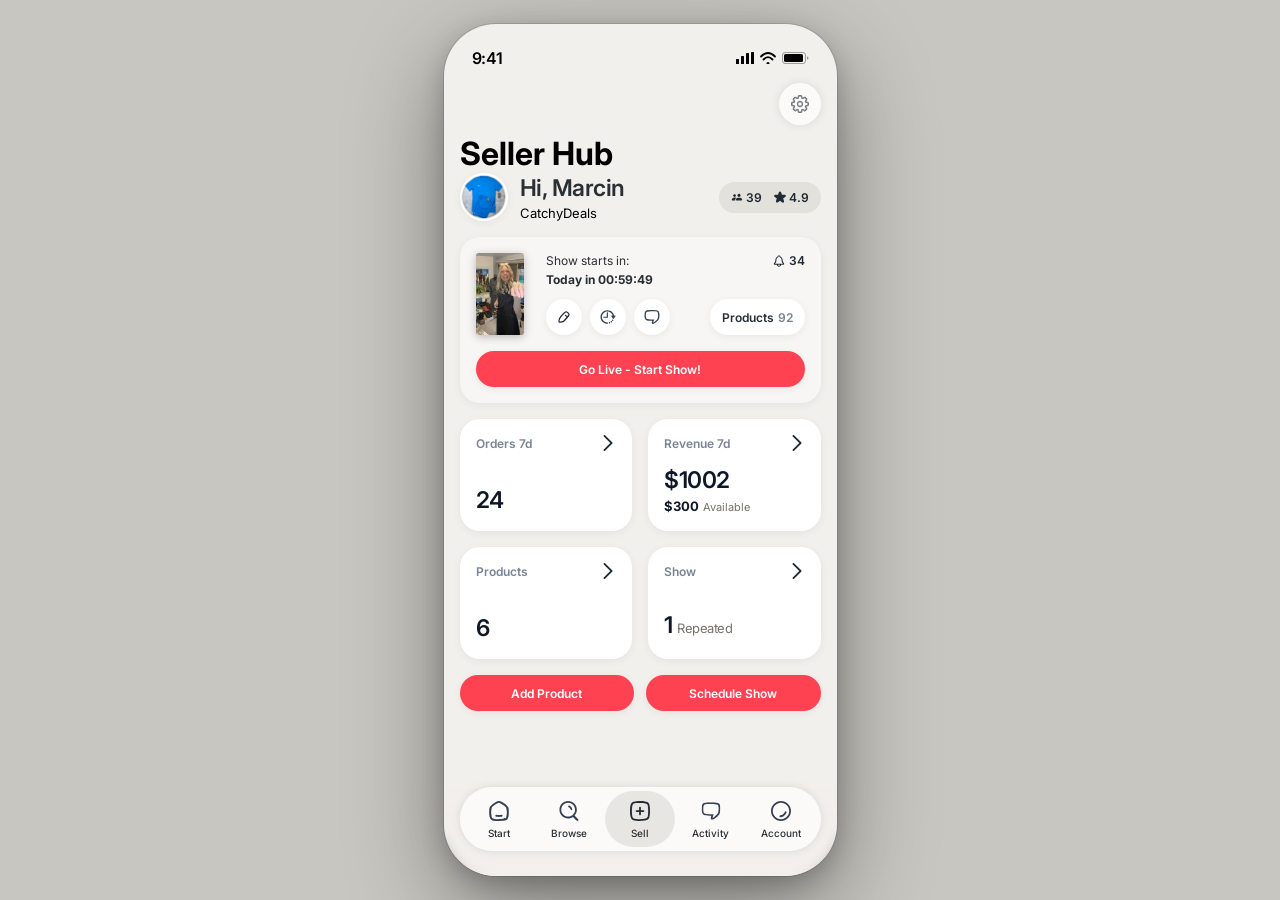
<file: sell.html>
<!DOCTYPE html>
<html lang="pl">
<head>
<meta charset="UTF-8">
<meta name="viewport" content="width=device-width, initial-scale=1">
<title>Droplet App</title>
<link href="https://fonts.googleapis.com/css2?family=Inter:wght@400;500;600;700&display=swap" rel="stylesheet">
<link rel="stylesheet" href="styles.css">
</head>
<body>

<div class="phone">

<!-- ── Status Bar ── -->
<div class="status-bar">
  <span class="status-time">9:41</span>
  <div class="status-icons">
    <svg width="18" height="12" viewBox="0 0 18 12"><rect x="0" y="7" width="3" height="5" rx=".5" fill="#000"/><rect x="5" y="4" width="3" height="8" rx=".5" fill="#000"/><rect x="10" y="1" width="3" height="11" rx=".5" fill="#000"/><rect x="15" y="0" width="3" height="12" rx=".5" fill="#000"/></svg>
    <svg width="16" height="12" viewBox="0 0 16 12" fill="none"><path d="M8 10a1.5 1.5 0 110 3 1.5 1.5 0 010-3z" fill="#000"/><path d="M3.5 7.5C5 6 6.5 5.2 8 5.2s3 .8 4.5 2.3M1 4.5C3.5 2 5.8 1 8 1s4.5 1 7 3.5" stroke="#000" stroke-width="1.8" stroke-linecap="round"/></svg>
    <svg width="27" height="12" viewBox="0 0 27 12"><rect x=".5" y=".5" width="23" height="11" rx="2.5" fill="none" stroke="#000" stroke-opacity=".35"/><rect x="2" y="2" width="19" height="8" rx="1.5" fill="#000"/><path d="M25 4.5v3a1.5 1.5 0 000-3z" fill="#000" fill-opacity=".4"/></svg>
  </div>
</div>

<div class="screen active" id="screen-sell">

<!-- Scroll header -->
<div class="main-scroll-top" id="sell-scroll-top">
  <div class="main-scroll-top-spacer"></div>
  <div class="main-scroll-top-title">Seller Hub</div>
</div>

<div class="screen-scroll" style="padding-top:54px">


  <!-- State Toggle: Zero State / With Data -->

  <!-- ═══════════════════════════════════ -->
  <!-- ZERO STATE — Fresh seller account  -->
  <!-- ═══════════════════════════════════ -->
  <div id="shv-main">

    <!-- Action buttons — positioned at top:59px per Figma 6295:80031 -->
    <div style="position:absolute;top:59px;right:16px;display:flex;gap:12px;z-index:25">
      <button class="shv-navi-btn" onclick="window.location.href='account.html'">
        <svg width="18" height="18" viewBox="0 0 18 18" fill="none"><path d="M8.16298 18C7.46685 18 6.92818 17.577 6.77901 16.9217L6.43923 15.4535L6.21547 15.3705L4.93923 16.1585C4.3674 16.5152 3.68785 16.4323 3.19889 15.9429L2.03867 14.7816C1.54144 14.2922 1.46685 13.612 1.8232 13.0396L2.61878 11.7705L2.53591 11.5631L1.07735 11.223C0.422652 11.0654 0 10.518 0 9.83779V8.20369C0 7.5235 0.414365 6.98433 1.07735 6.81843L2.51934 6.47005L2.6105 6.25438L1.81492 4.98525C1.45856 4.4129 1.53315 3.73272 2.03039 3.23502L3.19061 2.07373C3.67127 1.59263 4.35083 1.50138 4.93094 1.85806L6.20718 2.63779L6.43923 2.54654L6.77901 1.07834C6.92818 0.423041 7.46685 0 8.16298 0H9.83702C10.5249 0 11.0635 0.423041 11.221 1.07834L11.5608 2.54654L11.7928 2.63779L13.0691 1.85806C13.6409 1.50138 14.3204 1.59263 14.8011 2.07373L15.9613 3.23502C16.4669 3.73272 16.5331 4.4129 16.1768 4.98525L15.3895 6.25438L15.4724 6.47005L16.9227 6.81843C17.5773 6.98433 18 7.5235 18 8.20369V9.83779C18 10.518 17.5691 11.0654 16.9227 11.223L15.4558 11.5631L15.3812 11.7705L16.1685 13.0396C16.5249 13.612 16.4503 14.2922 15.953 14.7816L14.7928 15.9429C14.3122 16.4323 13.6326 16.5152 13.0525 16.1585L11.7762 15.3705L11.5608 15.4535L11.221 16.9217C11.0635 17.577 10.5249 18 9.83702 18H8.16298ZM8.36188 16.4986H9.63812C9.77901 16.4986 9.8453 16.4406 9.86188 16.3078L10.3591 14.2673C10.9061 14.1429 11.3785 13.9355 11.7845 13.6783L13.5746 14.7816C13.674 14.8479 13.7818 14.8479 13.8812 14.7401L14.7597 13.8525C14.8508 13.7696 14.8508 13.67 14.7845 13.5622L13.6906 11.7705C13.9144 11.3806 14.1381 10.8829 14.2624 10.3604L16.3094 9.87097C16.4337 9.84608 16.5 9.77972 16.5 9.63871V8.39447C16.5 8.24516 16.442 8.1871 16.3094 8.15392L14.2707 7.67281C14.1464 7.11705 13.8978 6.60276 13.6989 6.24608L14.7928 4.46267C14.8674 4.34654 14.8674 4.247 14.768 4.15576L13.8812 3.28479C13.7818 3.18525 13.6989 3.17696 13.5746 3.24332L11.7928 4.32995C11.3867 4.0977 10.8978 3.87373 10.3591 3.74931L9.86188 1.69217C9.8453 1.55945 9.77901 1.50138 9.63812 1.50138H8.36188C8.22099 1.50138 8.1547 1.56774 8.12983 1.69217L7.64088 3.73272C7.11878 3.86544 6.57182 4.0977 6.19889 4.32166L4.41713 3.23502C4.29282 3.16866 4.20994 3.18525 4.10221 3.2765L3.22376 4.14747C3.12431 4.247 3.12431 4.34654 3.19889 4.46267L4.29282 6.24608C4.09392 6.60276 3.85359 7.11705 3.72928 7.67281L1.68232 8.15392C1.55801 8.1871 1.5 8.24516 1.5 8.39447V9.63871C1.5 9.77972 1.55801 9.84608 1.68232 9.87097L3.72928 10.3604C3.85359 10.8829 4.07735 11.3806 4.30939 11.7705L3.20718 13.5622C3.1326 13.67 3.14088 13.7696 3.23204 13.8608L4.1105 14.7401C4.20994 14.8479 4.31768 14.8479 4.41713 14.7816L6.20718 13.6783C6.61326 13.9355 7.1105 14.1429 7.64088 14.2673L8.12983 16.3078C8.1547 16.4323 8.22099 16.4986 8.36188 16.4986ZM9 12.1438C7.25967 12.1438 5.85083 10.7419 5.85083 9C5.85083 7.25806 7.25967 5.85622 9 5.85622C10.732 5.85622 12.1409 7.25806 12.1409 9C12.1409 10.7419 10.732 12.1438 9 12.1438ZM9 10.7171C9.94475 10.7171 10.7155 9.95392 10.7155 9C10.7155 8.04608 9.94475 7.27465 9 7.27465C8.04696 7.27465 7.27624 8.04608 7.27624 9C7.27624 9.95392 8.04696 10.7171 9 10.7171Z" fill="#222A35"/></svg>
      </button>
    </div>

    <!-- H10 Title — 149px header zone: title at 119px from top -->
    <div style="padding:65px 16px 9px">
      <h1 style="font-size:32px;font-weight:700;color:#000;line-height:21px;margin:0">Seller Hub</h1>
    </div>

    <!-- Profile row: avatar photo + greeting + stats pill -->
    <div style="display:flex;align-items:center;gap:12px;padding:0 16px;margin-bottom:16px">
      <div style="width:48px;height:48px;border-radius:50%;overflow:hidden;flex-shrink:0;box-shadow:var(--shadow-interactive)">
        <img src="design-system/images/avatars/luxeboutique.jpg" alt="Avatar" style="width:100%;height:100%;object-fit:cover">
      </div>
      <div style="flex:1;display:flex;flex-direction:column;gap:2px">
        <div style="font-size:23px;font-weight:600;color:var(--bw20);letter-spacing:-0.5px;line-height:30px">Hi, Marcin</div>
        <div style="font-size:13px;font-weight:400;color:#000">CatchyDeals</div>
      </div>
      <div style="display:flex;align-items:center;gap:12px;background:var(--ov15);border-radius:20px;padding:8px 12px;flex-shrink:0">
        <div style="display:flex;align-items:center;gap:3px">
          <svg width="12" height="12" viewBox="0 0 16 16"><path d="M4.77,7.99c.99,0,1.81-.85,1.81-1.93s-.83-1.88-1.81-1.88-1.81.84-1.81,1.89.82,1.92,1.81,1.92Z" fill="var(--bw30)"/><path d="M10.68,7.88c1.14,0,2.08-.98,2.08-2.21s-.95-2.16-2.08-2.16-2.08.97-2.08,2.17.94,2.21,2.08,2.21Z" fill="var(--bw30)"/><path d="M6.92,9.31c-.55-.33-1.28-.58-2.16-.58-2.25,0-3.77,1.61-3.77,2.91,0,.54.26.86,1,.86h3.74c-.56-.77-.03-2.26,1.18-3.19Z" fill="var(--bw30)"/><path d="M10.68,8.74c-2.64,0-4.33,1.74-4.33,3,0,.48.3.76,1.18.76h6.28c.89,0,1.18-.28,1.18-.76,0-1.26-1.68-3-4.32-3Z" fill="var(--bw30)"/></svg>
          <span style="font-size:12px;font-weight:600;color:var(--bw30)">39</span>
        </div>
        <div style="display:flex;align-items:center;gap:3px">
          <svg width="12" height="12" viewBox="0 0 16 16"><path d="M15.71,6.1c-.11-.33-.52-1.11-1.82-1.11h-3.26l-1-3.09c-.38-1.21-1.18-1.39-1.63-1.39s-1.25.18-1.63,1.39l-1,3.1h-3.27c-1.29,0-1.7.77-1.82,1.11-.11.34-.26,1.23.81,2l2.66,1.9-1.05,3.1c-.29.86-.12,1.61.48,2.07.29.22,1.07.65,2.16-.15l2.64-1.94,2.64,1.95c.48.34.9.46,1.24.46.41,0,.72-.17.91-.32.6-.46.78-1.22.49-2.07l-1.05-3.1,2.66-1.9c1.08-.77.93-1.65.81-2Z" fill="var(--bw30)"/></svg>
          <span style="font-size:12px;font-weight:600;color:var(--bw30)">4.9</span>
        </div>
      </div>
    </div>

    <!-- Show preview card — per Figma 5722:115064 -->
    <div style="margin:0 16px 16px;background:var(--gw30);border-radius:20px;box-shadow:var(--shadow-interactive);padding:16px;display:flex;flex-direction:column;gap:16px">
      <!-- Content row: thumbnail + right section -->
      <div style="display:flex;gap:10px;height:82px">
        <!-- Show thumbnail 48×82 -->
        <div style="width:48px;height:82px;border-radius:3px;overflow:hidden;flex-shrink:0;box-shadow:var(--shadow-show)">
          <img src="design-system/images/shows/show1.jpg" alt="" style="width:100%;height:100%;object-fit:cover">
        </div>
        <!-- Right section — vertically: top info, spacer, bottom buttons -->
        <div style="flex:1;display:flex;flex-direction:column;justify-content:space-between;padding-left:12px">
          <!-- Top: countdown + alert -->
          <div style="display:flex;justify-content:space-between;align-items:flex-start">
            <div style="display:flex;flex-direction:column;gap:4px">
              <span style="font-size:12px;font-weight:400;color:var(--bw20)">Show starts in:</span>
              <span style="font-size:12px;font-weight:700;color:var(--bw20)">Today in 00:59:49</span>
            </div>
            <div style="display:flex;align-items:center;gap:4px;flex-shrink:0">
              <svg width="12" height="12" viewBox="0 0 16 16" fill="none"><path d="M1 11.87c0-.76.71-1.41 1.36-2.04.51-.49.63-1.48.72-2.46.09-2.71.89-4.52 2.77-5.2.27-.94 1.08-1.67 2.15-1.67s1.88.72 2.15 1.67c1.88.68 2.68 2.49 2.77 5.2.09.98.22 1.97.72 2.46.66.63 1.36 1.28 1.36 2.04 0 .6-.45 1.01-1.21 1.01h-2.97c-.07 1.37-1.19 2.62-2.83 2.62s-2.76-1.25-2.83-2.62h-2.97c-.74 0-1.21-.41-1.21-1.01zm1.72-.3h10.54v-.09c-.18-.21-.58-.59-.95-.99-.49-.57-.73-1.59-.8-2.95-.08-2.91-.98-3.87-2.14-4.19-.18-.04-.28-.13-.3-.32-.03-.73-.44-1.22-1.08-1.22s-1.04.49-1.08 1.22c-.01.19-.12.28-.29.32-1.17.31-2.06 1.28-2.15 4.19-.07 1.36-.3 2.38-.8 2.95-.35.41-.77.79-.96.99v.09zm3.82 1.31c.06.89.65 1.47 1.46 1.47s1.41-.58 1.46-1.47h-2.93z" fill="#222A35"/></svg>
              <span style="font-size:12px;font-weight:600;color:var(--bw30)">34</span>
            </div>
          </div>
          <!-- Bottom: 3 icon buttons + Products pill -->
          <div style="display:flex;align-items:center;justify-content:space-between">
            <div style="display:flex;gap:8px">
              <button style="width:36px;height:36px;border-radius:70px;border:none;background:var(--wh10);box-shadow:var(--shadow-interactive);display:flex;align-items:center;justify-content:center;cursor:pointer">
                <svg width="16" height="16" viewBox="0 0 16 16" fill="none"><path d="M10.2829 2.23048C10.0529 2.20048 9.60288 2.25048 9.28288 2.40048C7.72288 3.12048 4.48288 6.71048 3.40288 8.42048C2.42288 9.95048 2.06288 13.0405 2.74288 13.5505C3.39288 14.0405 6.77288 13.7405 8.15288 12.6305C9.74288 11.3505 13.0829 7.66048 13.5429 6.06048C14.0429 4.35048 11.4929 2.40048 10.2829 2.23048ZM12.2929 5.79048C12.1629 6.08048 11.8029 6.58048 11.3429 7.18048C10.8629 6.68048 9.83288 5.98048 9.50288 5.69048C9.36288 5.57048 8.61288 6.34048 8.75288 6.46048L10.6029 8.10048C9.43288 9.51048 7.99288 11.0905 7.28288 11.7105C6.43288 12.4505 3.86288 12.5505 3.73288 12.4505V12.4305H3.71288C3.47288 12.2105 3.76288 10.3005 4.51288 9.21048C5.43288 7.87048 8.26288 4.74048 9.42288 3.84048C10.3629 3.12048 11.2029 4.07048 11.5229 4.31048C11.9829 4.65048 12.5329 5.33048 12.2929 5.79048Z" fill="#222A35"/></svg>
              </button>
              <button style="width:36px;height:36px;border-radius:70px;border:none;background:var(--wh10);box-shadow:var(--shadow-interactive);display:flex;align-items:center;justify-content:center;cursor:pointer">
                <svg width="16" height="16" viewBox="0 0 16 16" fill="none"><path d="M9.98,13.25h0s-.11-.09-.11-.09c-.12-.08-.25-.12-.4-.12-.2,0-.38.07-.52.21h0c-.14.15-.21.32-.21.53s.07.37.21.51c.14.14.32.22.53.22.2,0,.37-.08.51-.22h0c.14-.14.22-.31.22-.51s-.07-.38-.22-.52Z" fill="#364153"/><path d="M6.94,3.39c-.11.11-.17.26-.17.42v3.86h-2.86c-.16,0-.3.06-.42.17-.11.11-.17.26-.17.42s.06.31.17.43c.11.11.26.17.42.17h3.45c.16,0,.3-.06.42-.17.12-.11.18-.26.18-.42V3.8c0-.16-.06-.31-.18-.42-.11-.11-.26-.17-.42-.17-.16,0-.31.06-.42.17Z" fill="#364153"/><path d="M12.71,10.46c-.2,0-.38.07-.52.22h0c-.14.15-.21.32-.21.52,0,.2.07.37.21.52h0c.14.14.32.21.52.21.2,0,.37-.07.51-.21.14-.14.22-.32.22-.52,0-.2-.07-.37-.22-.52-.14-.14-.31-.22-.51-.22Z" fill="#364153"/><path d="M11.82,12.27c-.14-.14-.31-.22-.51-.22-.2,0-.38.07-.52.22h0c-.14.15-.21.32-.21.52s.07.37.21.51c.14.14.32.22.52.22.2,0,.37-.08.51-.22h0c.14-.14.22-.31.22-.51s-.07-.38-.22-.52Z" fill="#364153"/><path d="M15.5,7.08c0-.14-.05-.27-.16-.36h0c-.11-.09-.27-.13-.44-.13h-.82c-.09-.43-.22-.85-.39-1.26-.35-.83-.85-1.56-1.48-2.19h0c-.55-.55-1.18-1-1.88-1.34l-.31-.14c-.83-.35-1.71-.53-2.66-.53-.95,0-1.83.18-2.67.53-.83.35-1.56.85-2.19,1.48-.63.63-1.12,1.36-1.47,2.19-.35.83-.53,1.72-.53,2.67s.18,1.83.53,2.66c.35.83.84,1.56,1.47,2.19h0c.63.63,1.36,1.12,2.19,1.47h0c.83.36,1.72.54,2.67.54.19,0,.35-.07.48-.2.13-.13.2-.3.21-.49,0-.19-.07-.36-.21-.49-.13-.13-.3-.21-.48-.21-.76,0-1.47-.14-2.13-.42-.58-.25-1.1-.58-1.55-1l-.19-.18c-.5-.5-.89-1.08-1.17-1.75-.28-.66-.42-1.37-.42-2.12s.14-1.46.42-2.12h0c.28-.67.67-1.25,1.17-1.75.5-.5,1.08-.9,1.75-1.18.66-.28,1.37-.42,2.13-.42s1.46.14,2.12.42c.58.25,1.1.58,1.55,1l.19.18c.5.5.9,1.08,1.18,1.74h0c.1.23.18.47.25.72h-.78c-.17,0-.33.04-.44.13-.11.09-.16.21-.16.36h0c0,.14.06.28.15.41h0s1.48,2.11,1.48,2.11h0c.12.17.28.28.48.29h0c.2,0,.36-.11.48-.29h0s1.48-2.1,1.48-2.1h0c.1-.14.16-.27.16-.42h0Z" fill="#364153"/></svg>
              </button>
              <button style="width:36px;height:36px;border-radius:70px;border:none;background:var(--wh10);box-shadow:var(--shadow-interactive);display:flex;align-items:center;justify-content:center;cursor:pointer">
                <svg width="16" height="16" viewBox="0 0 16 16" fill="none"><path d="M14.5722 2.15183C13.2422 0.837169 7.60845 0.935211 5.52656 1.08005C1.61116 1.35412 0.866012 2.07607 0.59505 4.9906C0.418925 6.87346 0.184091 10.735 3.03371 11.4525C4.00917 11.6976 6.09332 11.8758 8.24069 11.8692C8.12327 12.2725 8.01941 12.7449 7.81393 13.5025C7.66038 14.0707 8.13005 15.1268 8.94519 14.9842C10.2029 14.7659 12.9622 12.8028 14.5677 10.7105C15.708 9.22647 15.9044 3.46871 14.5677 2.14737L14.5722 2.15183ZM13.7119 9.41365C13.1451 10.6681 10.2436 13.4512 9.42389 13.4512C9.04229 13.4512 9.92517 11.0915 10.1916 10.5233C10.1916 10.5233 10.0358 10.5322 9.90936 10.5389C8.43036 10.6124 3.43338 10.6503 2.56856 9.83701C1.62019 8.94349 1.58632 3.823 2.67017 2.98519C3.27757 2.51726 4.79044 2.47047 5.68913 2.41476C7.25168 2.31895 12.4903 2.19862 13.4183 3.07209C14.3667 3.96338 14.2222 8.29062 13.7141 9.41365H13.7119Z" fill="#364153"/></svg>
              </button>
            </div>
            <div style="display:flex;align-items:center;height:36px;padding:0 12px;border-radius:70px;background:var(--wh10);box-shadow:var(--shadow-interactive);font-size:12px;font-weight:600;color:var(--bw20);white-space:nowrap"><span style="margin-right:4px">Products</span><span style="color:var(--bw40)">92</span></div>
          </div>
        </div>
      </div>
      <!-- Go Live CTA -->
      <button data-action="go-live" style="width:100%;height:36px;border-radius:70px;border:none;background:var(--rd10);color:#fff;font-size:12px;font-weight:600;font-family:inherit;cursor:pointer;box-shadow:var(--shadow-interactive)">Go Live - Start Show!</button>
    </div>

    <!-- 2×2 metric tiles -->
    <div style="display:grid;grid-template-columns:1fr 1fr;gap:16px;padding:0 16px;margin-bottom:16px">
      <!-- Orders 7d -->
      <div data-action="manage-orders" style="height:112px;border-radius:20px;background:var(--wh10);box-shadow:var(--shadow-interactive);padding:16px;cursor:pointer;display:flex;flex-direction:column;justify-content:space-between">
        <div style="display:flex;align-items:center;justify-content:space-between">
          <span style="font-size:12px;font-weight:600;color:var(--bw40)">Orders 7d</span>
          <svg width="16" height="16" viewBox="0 0 16 16" fill="none"><path d="M12.5 8C12.5 7.73881 12.3945 7.51632 12.2026 7.32285L5.04478 0.270859C4.88166 0.0967352 4.66098 0 4.41151 0C3.89339 0 3.5 0.396614 3.5 0.909311C3.5 1.16082 3.60554 1.39299 3.76866 1.55744L10.3028 8L3.76866 14.4329C3.60554 14.607 3.5 14.8295 3.5 15.081C3.5 15.6034 3.89339 16 4.41151 16C4.66098 16 4.88166 15.9033 5.04478 15.7291L12.2026 8.67715C12.3945 8.48368 12.5 8.25151 12.5 8Z" fill="#222A35"/></svg>
        </div>
        <div style="font-size:23px;font-weight:600;color:var(--bw10);letter-spacing:-0.5px;line-height:30px">24</div>
      </div>
      <!-- Revenue 7d -->
      <div data-action="check-finances" style="height:112px;border-radius:20px;background:var(--wh10);box-shadow:var(--shadow-interactive);padding:16px;cursor:pointer;display:flex;flex-direction:column;justify-content:space-between">
        <div style="display:flex;align-items:center;justify-content:space-between">
          <span style="font-size:12px;font-weight:600;color:var(--bw40)">Revenue 7d</span>
          <svg width="16" height="16" viewBox="0 0 16 16" fill="none"><path d="M12.5 8C12.5 7.73881 12.3945 7.51632 12.2026 7.32285L5.04478 0.270859C4.88166 0.0967352 4.66098 0 4.41151 0C3.89339 0 3.5 0.396614 3.5 0.909311C3.5 1.16082 3.60554 1.39299 3.76866 1.55744L10.3028 8L3.76866 14.4329C3.60554 14.607 3.5 14.8295 3.5 15.081C3.5 15.6034 3.89339 16 4.41151 16C4.66098 16 4.88166 15.9033 5.04478 15.7291L12.2026 8.67715C12.3945 8.48368 12.5 8.25151 12.5 8Z" fill="#222A35"/></svg>
        </div>
        <div>
          <div style="font-size:23px;font-weight:600;color:var(--bw10);letter-spacing:-0.5px;line-height:30px">$1002</div>
          <div><span style="font-size:13px;font-weight:700;color:var(--bw10)">$300</span> <span style="font-size:11px;font-weight:400;color:var(--ov10)">Available</span></div>
        </div>
      </div>
      <!-- Products -->
      <div data-action="manage-products" style="height:112px;border-radius:20px;background:var(--wh10);box-shadow:var(--shadow-interactive);padding:16px;cursor:pointer;display:flex;flex-direction:column;justify-content:space-between">
        <div style="display:flex;align-items:center;justify-content:space-between">
          <span style="font-size:12px;font-weight:600;color:var(--bw40)">Products</span>
          <svg width="16" height="16" viewBox="0 0 16 16" fill="none"><path d="M12.5 8C12.5 7.73881 12.3945 7.51632 12.2026 7.32285L5.04478 0.270859C4.88166 0.0967352 4.66098 0 4.41151 0C3.89339 0 3.5 0.396614 3.5 0.909311C3.5 1.16082 3.60554 1.39299 3.76866 1.55744L10.3028 8L3.76866 14.4329C3.60554 14.607 3.5 14.8295 3.5 15.081C3.5 15.6034 3.89339 16 4.41151 16C4.66098 16 4.88166 15.9033 5.04478 15.7291L12.2026 8.67715C12.3945 8.48368 12.5 8.25151 12.5 8Z" fill="#222A35"/></svg>
        </div>
        <div style="font-size:23px;font-weight:600;color:var(--bw10);letter-spacing:-0.5px;line-height:30px">6</div>
      </div>
      <!-- Show -->
      <div data-action="manage-shows" style="height:112px;border-radius:20px;background:var(--wh10);box-shadow:var(--shadow-interactive);padding:16px;cursor:pointer;display:flex;flex-direction:column;justify-content:space-between">
        <div style="display:flex;align-items:center;justify-content:space-between">
          <span style="font-size:12px;font-weight:600;color:var(--bw40)">Show</span>
          <svg width="16" height="16" viewBox="0 0 16 16" fill="none"><path d="M12.5 8C12.5 7.73881 12.3945 7.51632 12.2026 7.32285L5.04478 0.270859C4.88166 0.0967352 4.66098 0 4.41151 0C3.89339 0 3.5 0.396614 3.5 0.909311C3.5 1.16082 3.60554 1.39299 3.76866 1.55744L10.3028 8L3.76866 14.4329C3.60554 14.607 3.5 14.8295 3.5 15.081C3.5 15.6034 3.89339 16 4.41151 16C4.66098 16 4.88166 15.9033 5.04478 15.7291L12.2026 8.67715C12.3945 8.48368 12.5 8.25151 12.5 8Z" fill="#222A35"/></svg>
        </div>
        <div style="font-size:23px;font-weight:600;color:var(--bw10);letter-spacing:-0.5px;line-height:30px">1 <span style="font-size:13px;font-weight:400;color:var(--ov10)">Repeated</span></div>
      </div>
    </div>

    <!-- 2 CTA buttons side by side -->
    <div style="display:flex;gap:12px;padding:0 16px">
      <button data-action="add-product" style="flex:1;height:36px;border-radius:70px;border:none;background:var(--rd10);color:#fff;font-size:12px;font-weight:600;font-family:inherit;cursor:pointer;box-shadow:var(--shadow-interactive)">Add Product</button>
      <button data-action="schedule-show" style="flex:1;height:36px;border-radius:70px;border:none;background:var(--rd10);color:#fff;font-size:12px;font-weight:600;font-family:inherit;cursor:pointer;box-shadow:var(--shadow-interactive)">Schedule Show</button>
    </div>

    <div style="height:120px"></div>
  </div>

  <!-- ═══════════════════════════════ -->
  <!-- VARIANT A — Figma 1:1 (5548:65390) -->
  <!-- ═══════════════════════════════ -->

  <!-- ═══════════════════════════════ -->
  <!-- VARIANT B — Compact & Action   -->
  <!-- ═══════════════════════════════ -->

  <!-- ═══════════════════════════════ -->
  <!-- VARIANT C — Data-rich sections  -->
  <!-- ═══════════════════════════════ -->

</div>
</div>


<div class="screen" id="screen-schedule-show">

  <!-- App Top (fixed) -->
  <div class="ss-app-top">
    <div class="ss-app-top-status"></div>
    <div class="ss-app-top-action">
      <button class="ss-back" id="ss-back-btn">
        <img src="design-system/UI Icons/Icon Left Chevron.svg" alt="Back">
      </button>
      <span class="ss-app-top-title">Schedule a Live Show</span>
    </div>
  </div>

<div class="ss-scroll" id="ss-scroll">

  <!-- Title -->
  <h1 class="ss-title">Schedule a Live Show</h1>

  <!-- Form Inputs -->
  <div style="padding:8px 16px 0;display:flex;flex-direction:column;gap:12px" id="ss-form">

    <!-- Name -->
    <div class="fi" data-ss-input>
      <div class="fi-content">
        <span class="fi-placeholder">Name your show</span>
        <span class="fi-label">Name your show</span>
        <span class="fi-value">Daily from $1, Clothes, Home stuff</span>
      </div>
    </div>

    <!-- Date & Time -->
    <div class="fi filled">
      <div class="fi-content">
        <span class="fi-placeholder">Date &amp; Time</span>
        <span class="fi-label">Date &amp; Time</span>
        <span class="fi-value">Jan 22, 2025 at 6:00 PM</span>
      </div>
      <div class="fi-icon"><img src="design-system/UI Icons/Icon Datepicker.svg" alt="Date"></div>
    </div>

    <!-- Moderators -->
    <div class="fi" data-ss-input>
      <div class="fi-content">
        <span class="fi-placeholder">Add Moderators (optional)</span>
        <span class="fi-label">Add Moderators (optional)</span>
        <span class="fi-value">Cardmaster_TCG, TeamRare, +2</span>
      </div>
      <div class="fi-icon"><img src="design-system/UI Icons/Icon Down Chevron.svg" alt="Expand"></div>
    </div>

    <!-- Repeats -->
    <div class="fi filled">
      <div class="fi-content">
        <span class="fi-placeholder">Repeats</span>
        <span class="fi-label">Repeats</span>
        <span class="fi-value">Does not repeat</span>
      </div>
      <div class="fi-icon"><img src="design-system/UI Icons/Icon Down Chevron.svg" alt="Expand"></div>
    </div>

  </div>

  <!-- Introduce your show -->
  <div style="padding:32px 16px 0">
    <div style="display:flex;flex-direction:column;gap:8px">
      <p class="ss-section-title">Introduce your show</p>
      <p class="ss-section-desc">Video helps tell your story and allows you to introduce yourself.</p>
    </div>
    <div style="margin-top:16px">
      <!-- Empty state -->
      <div class="ss-upload-area" id="ss-video-empty">
        <div class="ss-upload-box">
          <div class="ss-upload-plus"><img src="design-system/UI Icons/Icon Plus.svg" alt="+"></div>
          <span class="ss-upload-link">Add or record video</span>
          <span class="ss-upload-opt">(Optional)</span>
        </div>
        <div class="ss-tips">
          <p class="ss-tips-title">Practical tips:</p>
          <div class="ss-tip"><img src="design-system/UI Icons/Icon Corners.svg" alt=""><span>Vertical video 9:16</span></div>
          <div class="ss-tip"><img src="design-system/UI Icons/Icon Clock.svg" alt=""><span>Up to 25 seconds</span></div>
          <div class="ss-tip"><img src="design-system/UI Icons/Icon Star.svg" alt=""><span>Show yourself</span></div>
          <div class="ss-tip"><img src="design-system/UI Icons/Icon Package.svg" alt=""><span>Explain what you'll sell</span></div>
        </div>
      </div>
      <!-- Filled state -->
      <div style="display:none;flex-direction:row;gap:27px;align-items:flex-start;justify-content:center" id="ss-video-filled">
        <div class="ss-video-thumb" style="background-image:url('design-system/images/shows/show2.jpg')">
          <span class="ss-video-date">22 Jan, 6:00 PM</span>
          <span class="ss-video-title">Daily from $1, Clothes, Home st...</span>
        </div>
        <div style="display:flex;flex-direction:column;gap:8px;flex:1;justify-content:space-between;min-height:264px">
          <div class="ss-tips">
            <p class="ss-tips-title">Practical tips:</p>
            <div class="ss-tip"><img src="design-system/UI Icons/Icon Corners.svg" alt=""><span>Vertical video 9:16</span></div>
            <div class="ss-tip"><img src="design-system/UI Icons/Icon Clock.svg" alt=""><span>Up to 25 seconds</span></div>
            <div class="ss-tip"><img src="design-system/UI Icons/Icon Star.svg" alt=""><span>Show yourself</span></div>
            <div class="ss-tip"><img src="design-system/UI Icons/Icon Package.svg" alt=""><span>Explain what you'll sell</span></div>
          </div>
          <div class="ss-video-actions">
            <button class="ss-video-edit"><img src="design-system/UI Icons/Icon Edit.svg" alt="Edit">Edit Video</button>
            <button class="ss-video-trash"><img src="design-system/UI Icons/Icon Trash.svg" alt="Delete"></button>
          </div>
        </div>
      </div>
    </div>
  </div>

  <!-- Category -->
  <div style="padding:32px 16px 0">
    <div style="display:flex;flex-direction:column;gap:8px">
      <p class="ss-section-title">Category</p>
      <p class="ss-section-desc">Accurately categorizing your show will help to increase its discoverability</p>
    </div>
    <div style="margin-top:12px">
      <p style="font-size:12px;font-weight:600;color:var(--bw40);margin-bottom:8px">Recently used</p>
      <div class="ss-cat-pills">
        <div class="ss-cat-pill"><img src="design-system/Category Icons/Coins&Money.png" alt="Coins"><span>Coins &amp; Money</span></div>
        <div class="ss-cat-pill"><img src="design-system/Category Icons/Figures & Statues.png" alt="Figures"><span>Figures &amp; Statues</span></div>
        <div class="ss-cat-pill"><img src="design-system/Category Icons/Outdoor & Sports.png" alt="Outdoor"><span>Outdoor and Sports</span></div>
      </div>
    </div>
    <div style="margin-top:16px">
      <div class="fi" data-ss-input id="ss-cat-input">
        <div class="fi-content">
          <span class="fi-placeholder">Category</span>
          <span class="fi-label">Category</span>
          <span class="fi-value">Coin &amp; Money</span>
        </div>
        <div class="fi-icon"><img src="design-system/UI Icons/Icon Right Chevron.svg" alt="Select" id="ss-cat-chevron"></div>
      </div>
    </div>
  </div>

  <!-- Content Settings -->
  <div style="padding:32px 16px 0">
    <p class="ss-section-title">Content Settings</p>
    <div style="display:flex;align-items:flex-start;justify-content:space-between;margin-top:12px">
      <div style="flex:1">
        <p style="font-size:13px;font-weight:700;color:var(--bw10)">Explicit content</p>
        <p style="font-size:13px;font-weight:400;color:var(--bw40);margin-top:4px;line-height:1.35">Turn this on if your stream contains explicit content.</p>
        <div style="display:flex;align-items:center;gap:4px;margin-top:4px">
          <span style="font-size:13px;font-weight:400;color:var(--bl10)">Learn more</span>
          <img src="design-system/UI Icons/Icon Info.svg" alt="Info" style="width:16px;height:16px;filter:brightness(0) saturate(100%) invert(42%) sepia(98%) saturate(1956%) hue-rotate(190deg) brightness(101%) contrast(104%)">
        </div>
      </div>
      <div class="ss-switch" style="margin-left:16px">
        <div class="ss-switch-thumb"></div>
      </div>
    </div>
  </div>

  <!-- Show Discoverability -->
  <div style="padding:32px 16px 0">
    <div style="display:flex;flex-direction:column;gap:8px">
      <p class="ss-section-title">Show Discoverability</p>
      <p class="ss-section-desc">Choose how you want your show to be discovered.</p>
    </div>
    <div style="margin-top:16px;display:flex;flex-direction:column;gap:16px">
      <!-- Public -->
      <div>
        <p style="font-size:13px;font-weight:700;color:var(--bw20)">Public</p>
        <div style="display:flex;align-items:center;justify-content:space-between;margin-top:4px">
          <p style="font-size:13px;font-weight:400;color:var(--bw40)">Discoverable by everyone</p>
          <div class="ss-radio"><img src="design-system/UI Icons/Radio Off.svg" alt="Off"></div>
        </div>
      </div>
      <!-- Private -->
      <div>
        <p style="font-size:13px;font-weight:700;color:var(--bw20)">Private</p>
        <div style="display:flex;align-items:center;justify-content:space-between;margin-top:4px">
          <p style="font-size:13px;font-weight:400;color:var(--bw40)">Only discoverable through sharing.</p>
          <div class="ss-radio"><img src="design-system/UI Icons/Radio On.svg" alt="On"></div>
        </div>
      </div>
    </div>
  </div>

  <div style="height:40px"></div>

</div>

<!-- Fixed bottom CTA -->
<div class="ss-bottom">
  <button class="ss-cta" id="ss-schedule-btn">Schedule Show</button>
</div>
</div>


<div class="screen sched-screen" id="screen-show-scheduled">

  <!-- App Top -->
  <div class="sched-app-top">
    <div style="height:59px;flex-shrink:0"></div>
    <div class="sched-top-action">
      <div class="sched-top-left">
        <div class="sched-avatar" style="background-image:url('design-system/images/avatars/TCGPokerealm.png')"></div>
        <span class="sched-name">PokeRealmTCG</span>
      </div>
      <div class="sched-top-right">
        <div class="sched-badge">Scheduled</div>
        <div class="sched-chevron" id="sched-back-btn">
          <img src="design-system/UI Icons/Icon Down Chevron.svg" alt="Close">
        </div>
      </div>
    </div>
  </div>

  <!-- Central card — dark transparent -->
  <div class="sched-card">
    <div class="sched-card-header">
      <span class="sched-card-label">Show Starts</span>
      <span class="sched-card-time">Tomorrow, 9:36 PM</span>
    </div>
    <button class="sched-card-1cta">Start Show</button>
    <button class="sched-card-2cta">Add Products to This Show</button>
  </div>

  <!-- Bottom row: Chat (left) + Right icons -->
  <div class="sched-bottom-row">
    <!-- Show Chat -->
    <div class="sched-chat">
      <div class="sched-chat-row">
        <div class="sched-chat-shortcut">
          <img src="design-system/UI Icons/Icon Shortcut.svg" alt="">
        </div>
        <div class="sched-chat-input">
          <span>Say something...</span>
        </div>
      </div>
    </div>

    <!-- Show Right Section Icons -->
    <div class="sched-right">
      <div class="sched-right-btn">
        <div class="sched-right-icon"><img src="design-system/UI Icons/Icon Promote.svg" alt="Calendar"></div>
        <span class="sched-right-label">Add to<br>Calendar</span>
      </div>
      <div class="sched-right-btn">
        <div class="sched-right-icon"><img src="design-system/UI Icons/Icon Clip.svg" alt="Share"></div>
        <span class="sched-right-label">Share</span>
      </div>
      <div class="sched-right-btn">
        <div style="position:relative">
          <div class="sched-right-icon"><img src="design-system/UI Icons/Icon Add Video.svg" alt="Add Video"></div>
          <div class="sched-right-dot"></div>
        </div>
        <span class="sched-right-label">Add<br>Video</span>
      </div>
      <div class="sched-right-btn">
        <div class="sched-right-icon"><img src="design-system/UI Icons/Icon Camera Switch.svg" alt="Edit"></div>
        <span class="sched-right-label">Edit</span>
      </div>
      <div class="sched-right-btn">
        <div class="sched-right-shop">
          <img src="design-system/UI Icons/Icon Shop.svg" alt="Products">
          <div class="sched-right-shop-badge">10</div>
        </div>
        <span class="sched-right-label">Products</span>
      </div>
    </div>
  </div>
</div>


<div class="screen ap-screen" id="screen-add-products">
  <div class="ap-top">
    <div class="ap-top-status"></div>
    <div class="ap-top-action">
      <button class="ap-close" id="ap-close-btn"><img src="design-system/UI Icons/Icon Close.svg" alt="Close"></button>
    </div>
  </div>
  <div class="screen-scroll" id="ap-scroll" style="padding-top:0">
    <h1 class="ap-title">Add Products</h1>

    <!-- Tabs -->
    <div class="ap-tabs">
      <button class="ap-tab active" id="ap-tab-media">Media Library</button>
      <button class="ap-tab" id="ap-tab-drafts">Drafts</button>
    </div>

    <!-- TAB: Media Library — empty state -->
    <div id="ap-media-empty" style="margin-top:16px">
      <div class="ap-empty">
        <div class="ap-empty-sparkles">
          <img src="design-system/sparkles-empty.svg" alt="" width="289" height="145">
        </div>
        <img class="ap-empty-icon" src="design-system/UI Icons/Icon Photo.svg" alt="">
        <div style="display:flex;flex-direction:column;align-items:center;gap:24px">
          <button class="ap-empty-btn" id="ap-add-photos-btn">
            <img src="design-system/UI Icons/Icon Plus.svg" alt="+">
            Add Photos and Videos
          </button>
          <p class="ap-empty-hint">Add your photos and videos first,<br>then create multiple products.</p>
        </div>
      </div>
    </div>

    <!-- TAB: Media Library — with photos selected -->
    <div id="ap-media-filled" style="display:none;margin-top:16px">
      <p class="ap-media-hint">Select media to create Product</p>
      <div class="ap-media-grid" id="ap-media-grid">
        <!-- Filled by JS -->
      </div>
    </div>

    <!-- TAB: Drafts list -->
    <div id="ap-drafts-tab" style="display:none;margin-top:16px">
      <div id="ap-drafts-list">
        <!-- Filled by JS -->
      </div>
    </div>

    <div style="height:100px"></div>
  </div>

  <!-- Bottom bar (appears in media-filled state) -->
  <div class="ap-bottom" id="ap-media-bottom" style="display:none" data-state="all">
    <!-- State: no selection — create from all photos -->
    <button class="ap-btn-create" id="ap-create-all-btn">
      <span class="ap-btn-create-title">Create 3 Products</span>
      <span class="ap-btn-create-sub">One product per each photo or video</span>
    </button>
    <!-- State: has selection — delete + create from selected -->
    <button class="ap-btn-delete" id="ap-delete-btn" style="display:none">Delete</button>
    <button class="ap-btn-cta" id="ap-create-selected-btn" style="display:none">Create 1 Product</button>
  </div>
</div>


<div class="screen rp-screen" id="screen-review-product">
  <!-- App Top with scroll state -->
  <div class="rp-top" id="rp-top">
    <div class="rp-top-status"></div>
    <div class="rp-top-action">
      <button class="rp-back" id="rp-back-btn"><img src="design-system/UI Icons/Icon Left Chevron.svg" alt="Back"></button>
      <span class="rp-top-title">Review Product</span>
    </div>
  </div>
  <div class="screen-scroll" id="rp-scroll" style="padding-top:0">
    <h1 class="rp-title">Review Product</h1>

    <!-- Cover + Add Media -->
    <div class="rp-media">
      <div class="rp-cover" id="rp-cover-img" style="background-image:url('design-system/images/product photos/image 3.png')">
        <span class="rp-cover-label">Cover</span>
      </div>
      <div class="rp-add-media">
        <button class="rp-add-media-btn"><img src="design-system/UI Icons/Icon Plus.svg" alt="+"></button>
        <span>Add Media</span>
      </div>
    </div>

    <!-- Product name -->
    <div class="rp-name-box" id="rp-name-box" data-rp-input>
      <p class="rp-name-placeholder" id="rp-name-ph">Product name</p>
      <p class="rp-name-text" id="rp-name-val" style="display:none">Airmax Classic 95 white blue black</p>
    </div>
    <p class="rp-char-count"><span id="rp-char">0</span>/150</p>

    <!-- Grouped fields: Category / For Who / Condition -->
    <div class="rp-field-group" id="rp-fields">
      <div class="rp-field" data-rp-input>
        <div class="rp-field-content">
          <span class="rp-field-placeholder">Category</span>
          <span class="rp-field-label" style="display:none">Category</span>
          <span class="rp-field-value" style="display:none">Clothes</span>
        </div>
        <img src="design-system/UI Icons/Icon Right Chevron.svg" alt="">
      </div>
      <div class="rp-field" data-rp-input>
        <div class="rp-field-content">
          <span class="rp-field-placeholder">For Who</span>
          <span class="rp-field-label" style="display:none">For Who</span>
          <span class="rp-field-value" style="display:none">Women</span>
        </div>
        <img src="design-system/UI Icons/Icon Right Chevron.svg" alt="">
      </div>
      <div class="rp-field" data-rp-input>
        <div class="rp-field-content">
          <span class="rp-field-placeholder">Condition</span>
          <span class="rp-field-label" style="display:none">Condition</span>
          <span class="rp-field-value" style="display:none">Lightly Used</span>
        </div>
        <img src="design-system/UI Icons/Icon Right Chevron.svg" alt="">
      </div>
    </div>

    <!-- Sections below fields — all in padded container -->
    <div style="padding:0 16px;display:flex;flex-direction:column;gap:16px">
      <!-- Buy now / Auction toggle -->
      <div class="rp-toggle">
        <button class="rp-toggle-btn active">Buy now</button>
        <button class="rp-toggle-btn">Auction</button>
      </div>

      <!-- Price + Quantity -->
      <div class="rp-price-row" id="rp-price-row">
        <div class="rp-price-box" data-rp-input>
          <span class="rp-price-label">Price</span>
          <p class="rp-price-value" id="rp-price-val" style="visibility:hidden">$40</p>
        </div>
        <div class="rp-price-box" data-rp-input>
          <span class="rp-price-label">Quantity</span>
          <p class="rp-price-value" id="rp-qty-val" style="visibility:hidden">1</p>
        </div>
      </div>

      <!-- Add Variant -->
      <button class="rp-add-variant">
        <img src="design-system/UI Icons/Icon Star.svg" alt="">
        <span>Add Variant</span>
      </button>

      <!-- Reserved for Live -->
      <div class="rp-reserved">
        <p class="rp-reserved-title">Reserved for Live</p>
        <div class="rp-reserved-row">
          <p class="rp-reserved-desc">The product can only be purchased within a show.</p>
          <div class="ss-switch" style="margin:0">
            <div class="ss-switch-thumb"></div>
          </div>
        </div>
      </div>

      <!-- Shipping size -->
      <div class="rp-shipping" data-rp-input>
        <span class="rp-shipping-label">Shipping size</span>
        <img src="design-system/UI Icons/Icon Right Chevron.svg" alt="">
      </div>
    </div>

    <div style="height:126px"></div>
  </div>

  <!-- Bottom -->
  <div class="rp-bottom">
    <button class="ap-btn-2cta" id="rp-save-draft">Save Draft</button>
    <button class="ap-btn-cta" id="rp-publish-btn">Publish</button>
  </div>
</div>


<div class="screen pl-screen" id="screen-products-list">
  <div class="pl-top">
    <div class="pl-top-status"></div>
    <div class="pl-top-action">
      <button class="pl-back" id="pl-back-btn"><img src="design-system/UI Icons/Icon Left Chevron.svg" alt="Back"></button>
      <button class="pl-manage">Manage</button>
    </div>
  </div>
  <div class="screen-scroll" id="pl-scroll" style="padding-top:0">
    <h1 class="pl-title">Products</h1>

    <!-- Status pills -->
    <div class="pl-status-pills">
      <button class="pl-status-pill active">Active <span class="pl-status-count">2</span></button>
      <button class="pl-status-pill">Drafts <span class="pl-status-count">10</span></button>
      <button class="pl-status-pill">Inactive <span class="pl-status-count">1</span></button>
      <button class="pl-status-pill">Sold out</button>
    </div>

    <!-- Filter pills -->
    <div class="pl-filter-pills">
      <button class="pl-filter active">All</button>
      <button class="pl-filter">Auction 1</button>
      <button class="pl-filter">Buy now 1</button>
    </div>

    <!-- Product list -->
    <div id="pl-product-list">
      <div class="pl-item">
        <div class="pl-item-img" style="background-image:url('design-system/images/product photos/image 3.png')"></div>
        <div class="pl-item-info">
          <p class="pl-item-name">Airmax Classic 95 white blue red</p>
          <p class="pl-item-attr">Variants: 3</p>
          <p class="pl-item-attr">Quantity: 92</p>
          <span class="pl-item-price">$90</span>
          <button class="pl-item-menu"><img src="design-system/UI Icons/Icon more.svg" alt="..."></button>
        </div>
      </div>
      <div class="pl-item">
        <div class="pl-item-img" style="background-image:url('design-system/images/product photos/image 5.png')"></div>
        <div class="pl-item-info">
          <p class="pl-item-name">Airmax Classic 95 white blue red</p>
          <p class="pl-item-attr">Variants: 3</p>
          <p class="pl-item-attr">Quantity: 92</p>
          <span class="pl-item-price">$90</span>
          <button class="pl-item-menu"><img src="design-system/UI Icons/Icon more.svg" alt="..."></button>
        </div>
      </div>
      <div class="pl-item">
        <div class="pl-item-img" style="background-image:url('design-system/images/product photos/image 8.png')"></div>
        <div class="pl-item-info">
          <p class="pl-item-name">Airmax Classic 95 white blue red</p>
          <p class="pl-item-attr">Quantity: 5</p>
          <span class="pl-item-auction"><img src="design-system/UI Icons/Icon Hammer 2.svg" alt="">From $1</span>
          <button class="pl-item-menu"><img src="design-system/UI Icons/Icon more.svg" alt="..."></button>
        </div>
      </div>
    </div>

    <div style="height:100px"></div>
  </div>

  <!-- Bottom -->
  <div class="pl-bottom">
    <button class="ap-btn-cta" id="pl-add-product-btn">Add Product</button>
  </div>
</div>


<div class="screen" id="screen-orders">
  <div class="ord-header">
    <div class="ord-status-bar">
      <span style="font-size:16px;font-weight:600;color:#000;letter-spacing:-0.3px">9:41</span>
      <div style="display:flex;align-items:center;gap:6px">
        <svg width="18" height="12" viewBox="0 0 18 12"><path d="M1 4.2C3 1.5 6.3 0 9 0s6 1.5 8 4.2" stroke="#000" stroke-width="1.5" fill="none"/><path d="M4 7.3C5.3 5.7 7 5 9 5s3.7.7 5 2.3" stroke="#000" stroke-width="1.5" fill="none"/><circle cx="9" cy="10.5" r="1.5" fill="#000"/></svg>
        <svg width="16" height="12" viewBox="0 0 25 12"><rect x="0" y="0.5" width="22" height="11" rx="3.5" stroke="#000" stroke-opacity=".35"/><rect x="1.5" y="2" width="19" height="8" rx="2" fill="#000"/><path d="M23 4v4a2.5 2.5 0 000-4z" fill="#000" fill-opacity=".4"/></svg>
      </div>
    </div>
    <div class="ord-top-action">
      <button class="ord-back-btn" id="ord-back-btn">
        <img src="design-system/UI Icons/Icon Left Chevron.svg" alt="">
      </button>
      <button class="ord-manage-btn">Manage</button>
    </div>
    <div class="ord-title">Orders</div>
    <!-- Variant toggle -->
    <div class="ord-filters" id="ord-filters">
      <button class="ord-filter-pill active" data-status="all">All <span class="ord-filter-count">21</span></button>
      <button class="ord-filter-pill" data-status="new">New <span class="ord-filter-count">10</span></button>
      <button class="ord-filter-pill" data-status="shipped">Shipped <span class="ord-filter-count">1</span></button>
      <button class="ord-filter-pill" data-status="delivered">Delivered <span class="ord-filter-count">2</span></button>
      <button class="ord-filter-pill" data-status="refund-request">Refund Request <span class="ord-filter-count">2</span></button>
      <button class="ord-filter-pill" data-status="refunded">Refunded <span class="ord-filter-count">2</span></button>
      <button class="ord-filter-pill" data-status="cancelled">Cancelled <span class="ord-filter-count">4</span></button>
    </div>
  </div>

  <!-- Temp: explore link -->
  <div style="padding:8px 16px 0">
  </div>

  <div class="screen-scroll" id="ord-scroll" style="padding-top:0">

    <!-- ═══ VARIANT A: Cards (Figma-faithful) ═══ -->
    <div class="ord-variant active" id="ord-var-a">
      <div class="ord-list-a" id="ord-list-a">
        <div class="ord-card-a" data-order-status="new" data-order-id="8323234">
          <div class="ord-card-a-img">
            <img src="design-system/images/Product Photos/image 1.png" alt="">
            <div class="ord-card-a-items">2 Items</div>
          </div>
          <div class="ord-card-a-body">
            <div><span class="ord-badge new">New</span></div>
            <div class="ord-card-a-id-row">
              <span class="ord-card-a-id">ID #8323234</span>
              <span class="ord-card-a-size">Size L</span>
            </div>
            <div class="ord-card-a-paid">Paid $102.34</div>
            <div class="ord-card-a-buyer">Buyer <span>kelx188</span></div>
            <div class="ord-card-a-actions">
              <button class="ord-card-a-more"><img src="design-system/UI Icons/Icon more.svg" alt=""></button>
              <button class="ord-card-a-detail" onclick="openOrderDetails('8323234')">Order Details</button>
            </div>
          </div>
        </div>
        <div class="ord-card-a" data-order-status="shipped" data-order-id="8323233">
          <div class="ord-card-a-img">
            <img src="design-system/images/Product Photos/image 5.png" alt="">
          </div>
          <div class="ord-card-a-body">
            <div><span class="ord-badge shipped">Shipped</span></div>
            <div class="ord-card-a-id-row"><span class="ord-card-a-id">ID #8323232</span></div>
            <div class="ord-card-a-paid">Paid $102.34</div>
            <div class="ord-card-a-buyer">Buyer <span>kelx188</span></div>
            <div class="ord-card-a-actions">
              <button class="ord-card-a-more"><img src="design-system/UI Icons/Icon more.svg" alt=""></button>
              <button class="ord-card-a-detail" onclick="openOrderDetails('8323233')">Order Details</button>
            </div>
          </div>
        </div>
        <div class="ord-card-a" data-order-status="delivered" data-order-id="8323232">
          <div class="ord-card-a-img">
            <img src="design-system/images/Product Photos/image 10.png" alt="">
          </div>
          <div class="ord-card-a-body">
            <div><span class="ord-badge delivered">Delivered</span></div>
            <div class="ord-card-a-id-row"><span class="ord-card-a-id">ID #8323232</span></div>
            <div class="ord-card-a-paid">Paid $20.30</div>
            <div class="ord-card-a-buyer">Buyer <span>Trisha_BirmUK</span></div>
            <div class="ord-card-a-actions">
              <button class="ord-card-a-more"><img src="design-system/UI Icons/Icon more.svg" alt=""></button>
              <button class="ord-card-a-detail" onclick="openOrderDetails('8323232')">Order Details</button>
            </div>
          </div>
        </div>
        <div class="ord-card-a" data-order-status="cancelled" data-order-id="8323231">
          <div class="ord-card-a-img">
            <img src="design-system/images/Product Photos/image 15.png" alt="">
          </div>
          <div class="ord-card-a-body">
            <div><span class="ord-badge cancelled">Cancelled</span></div>
            <div class="ord-card-a-id-row"><span class="ord-card-a-id">ID #8323232</span></div>
            <div class="ord-card-a-paid">Paid $100.00</div>
            <div class="ord-card-a-buyer">Buyer <span>user034123</span></div>
            <div class="ord-card-a-actions">
              <button class="ord-card-a-more"><img src="design-system/UI Icons/Icon more.svg" alt=""></button>
              <button class="ord-card-a-detail" onclick="openOrderDetails('8323231')">Order Details</button>
            </div>
          </div>
        </div>
      </div>
    </div>

    <!-- ═══ VARIANT B: Compact rows ═══ -->

    <!-- ═══ VARIANT C: Grouped by status ═══ -->

  </div>

  <!-- Order Details overlay + sheet -->
  <div class="od-overlay" id="od-overlay" onclick="closeOrderDetails()"></div>
  <div class="od-sheet" id="od-sheet">
    <div class="od-sheet-bg"></div>
    <div class="od-grabber-wrap"><div class="od-grabber"></div></div>
    <div class="od-toolbar">
      <button class="wallet-navi-btn" onclick="closeOrderDetails()">
        <img src="design-system/UI Icons/Icon Close.svg" alt="">
      </button>
      <span class="od-toolbar-title" id="od-title">#8323234</span>
      <div class="od-toolbar-spacer"></div>
    </div>



    <!-- ═══ VARIANT A: Action-first — status + next step na górze, CTA wyeksponowany ═══ -->
    <div class="od-body od-var active" id="od-var-a">
      <!-- Status hero -->
      <div style="display:flex;align-items:center;gap:10px">
        <span class="ord-badge new" id="od-a-badge">New</span>
        <span style="font-size:13px;font-weight:400;color:var(--bw40)" id="od-a-date">Mar 14, 2026</span>
      </div>
      <div style="font-size:13px;font-weight:500;color:var(--bw30);padding:2px 0" id="od-a-next">Ship this order — generate label below</div>

      <!-- Primary action card -->
      <div class="od-a-action-card" id="od-a-ship-card">
        <div class="od-a-action-title">Shipping</div>
        <div style="display:flex;align-items:center;gap:10px;margin-bottom:10px">
          <img src="design-system/UI Icons/Icon Paczkomat.svg" alt="" style="width:18px;height:18px">
          <span style="font-size:14px;font-weight:500;color:var(--bw10)">Inpost · Domestic · $5.99</span>
        </div>
        <div style="display:flex;gap:8px;margin-bottom:12px">
          <button class="od-size-pill active" data-size="S">S</button>
          <button class="od-size-pill" data-size="M">M</button>
          <button class="od-size-pill" data-size="L">L</button>
        </div>
        <button class="od-cta-btn" id="od-a-gen-label">Generate Shipping Label</button>
      </div>

      <!-- Product -->
      <div class="od-a-hero">
        <div class="od-a-hero-img"><img src="design-system/images/Product Photos/image 1.png" alt=""></div>
        <div class="od-a-hero-body">
          <div class="od-a-hero-name" id="od-a-name">Nike Air Max 90 — Blue</div>
          <div class="od-a-hero-meta" id="od-a-sku">SKU: 9967194240 · #004 · Qty: 1</div>
          <div class="od-a-hero-price">$70.00</div>
        </div>
      </div>

      <!-- Payout summary — compact -->
      <div style="display:flex;justify-content:space-between;background:white;border-radius:16px;padding:12px 16px;border:1px solid var(--ov20)">
        <div style="text-align:center"><div style="font-size:11px;font-weight:600;color:var(--bw40)">Total</div><div style="font-size:16px;font-weight:700;color:var(--bw10)">$74.19</div></div>
        <div style="text-align:center"><div style="font-size:11px;font-weight:600;color:var(--bw40)">Fees</div><div style="font-size:16px;font-weight:700;color:var(--bw40)">−$1.80</div></div>
        <div style="text-align:center"><div style="font-size:11px;font-weight:600;color:var(--gr10)">You earn</div><div style="font-size:16px;font-weight:700;color:var(--gr10)">$68.20</div></div>
      </div>

      <!-- Video Receipt -->
      <button class="od-cta-btn secondary" style="display:flex;align-items:center;justify-content:center;gap:8px">
        <img src="design-system/UI Icons/Icon Play.svg" alt="" style="width:16px;height:16px;opacity:0.5"> View Video Receipt
      </button>

      <!-- Note -->
      <div class="od-note-card" id="od-a-note">
        <img src="design-system/UI Icons/Icon Quote.svg" alt="" class="od-note-icon" style="opacity:0.4">
        <div class="od-note-text">first auction win!</div>
      </div>

      <!-- Buyer + address — collapsible -->
      <div class="od-a-action-card">
        <div class="od-a-action-title">Customer</div>
        <div class="od-buyer-row" style="padding:0">
          <div class="od-buyer-avatar"><span id="od-a-initial">K</span></div>
          <div class="od-buyer-name" id="od-a-buyer">kelx188</div>
          <button class="od-msg-btn">Message</button>
        </div>
        <div class="od-address-block" style="margin-top:8px;font-size:12px" id="od-a-address">Kevin Lawson<br>InPost Locker ID: WAW188M<br>Warszawa, 03-994, Poland</div>
      </div>

      <!-- Refund link -->
      <div class="od-link-row"><span class="od-link-label">Make Refund</span><img src="design-system/UI Icons/Icon Right Chevron.svg" alt="" class="od-link-chevron"></div>
    </div>

    <!-- ═══ VARIANT B: Linear scroll (Tilt-style) — all sections flat ═══ -->

    <!-- ═══ VARIANT C: Tabbed — Order / Shipping / Buyer ═══ -->

  </div>
</div>

<!-- ════════════════════════════════════ -->
<!-- UI EXPLORE: Ship Success (Apple HIG — after "Mark as Shipped" tap) -->
<!-- ════════════════════════════════════ -->

<div class="screen" id="screen-seller-shows">
  <!-- App Top — per Figma 5560:74922 -->
  <div style="position:sticky;top:0;z-index:100;background:var(--ov40)">
    <div style="height:54px;padding:14px 28px 0;display:flex;align-items:center;justify-content:space-between">
      <span style="font-size:16px;font-weight:600;color:#000;letter-spacing:-0.3px">9:41</span>
      <div style="display:flex;align-items:center;gap:6px">
        <svg width="18" height="12" viewBox="0 0 18 12"><rect x="0" y="7" width="3" height="5" rx=".5" fill="#000"/><rect x="5" y="4" width="3" height="8" rx=".5" fill="#000"/><rect x="10" y="1" width="3" height="11" rx=".5" fill="#000"/><rect x="15" y="0" width="3" height="12" rx=".5" fill="#000"/></svg>
        <svg width="16" height="12" viewBox="0 0 16 12" fill="none"><path d="M8 10a1.5 1.5 0 110 3 1.5 1.5 0 010-3z" fill="#000"/><path d="M3.5 7.5C5 6 6.5 5.2 8 5.2s3 .8 4.5 2.3M1 4.5C3.5 2 5.8 1 8 1s4.5 1 7 3.5" stroke="#000" stroke-width="1.8" stroke-linecap="round"/></svg>
        <svg width="27" height="12" viewBox="0 0 27 12"><rect x=".5" y=".5" width="23" height="11" rx="2.5" fill="none" stroke="#000" stroke-opacity=".35"/><rect x="2" y="2" width="19" height="8" rx="1.5" fill="#000"/><path d="M25 4.5v3a1.5 1.5 0 000-3z" fill="#000" fill-opacity=".4"/></svg>
      </div>
    </div>
    <div style="display:flex;align-items:center;justify-content:space-between;padding:0 16px;height:50px">
      <button id="shs-back-btn" style="width:42px;height:42px;border-radius:296px;background:var(--wh10);border:none;display:flex;align-items:center;justify-content:center;box-shadow:var(--shadow-interactive);cursor:pointer">
        <svg width="18" height="18" viewBox="0 0 16 16" fill="none"><path d="M3.5 8C3.5 7.74 3.61 7.52 3.8 7.32L10.96 0.27C11.12 0.1 11.34 0 11.59 0C12.11 0 12.5 0.4 12.5 0.91C12.5 1.16 12.39 1.39 12.23 1.56L5.7 8L12.23 14.43C12.39 14.61 12.5 14.83 12.5 15.08C12.5 15.6 12.11 16 11.59 16C11.34 16 11.12 15.9 10.96 15.73L3.8 8.68C3.61 8.48 3.5 8.25 3.5 8Z" fill="#222A35"/></svg>
      </button>
      <div id="shs-manage-btn" style="height:42px;padding:0 16px;border-radius:296px;background:var(--wh10);display:flex;align-items:center;font-size:16px;font-weight:600;color:var(--bw20);box-shadow:var(--shadow-interactive);cursor:pointer">Manage</div>
    </div>
  </div>

  <!-- Title -->
  <div style="padding:4px 16px 8px">
    <div style="font-size:23px;font-weight:600;color:#000;letter-spacing:-0.5px;line-height:30px">Shows</div>
  </div>

  <!-- Show preview cards list -->
  <div class="screen-scroll" id="shs-scroll" style="padding-top:0;padding-bottom:130px">
    <div style="display:flex;flex-direction:column;gap:12px;padding:0 16px">

      <!-- Card 1 — Upcoming show (Go Live) -->
      <div style="background:var(--gw30);border-radius:20px;box-shadow:var(--shadow-interactive);padding:16px;display:flex;gap:10px">
        <div style="width:48px;height:82px;border-radius:3px;overflow:hidden;flex-shrink:0;box-shadow:var(--shadow-show)">
          <img src="design-system/images/shows/show1.jpg" alt="" style="width:100%;height:100%;object-fit:cover">
        </div>
        <div style="flex:1;display:flex;flex-direction:column;justify-content:space-between;padding-left:2px">
          <div style="display:flex;justify-content:space-between;align-items:flex-start">
            <div style="display:flex;flex-direction:column;gap:4px">
              <span style="font-size:12px;font-weight:400;color:var(--bw20)">Show starts in:</span>
              <span style="font-size:12px;font-weight:700;color:var(--bw20)">Today in 00:59:49</span>
            </div>
            <div style="display:flex;align-items:center;gap:4px;flex-shrink:0">
              <svg width="12" height="12" viewBox="0 0 16 16" fill="none"><path d="M1 11.8717C1 11.1131 1.70722 10.4618 2.3567 9.83206C2.86907 9.33826 2.98454 8.35067 3.07835 7.37023C3.17217 4.65792 3.96598 2.84733 5.84948 2.16746C6.12371 1.22281 6.92474 0.5 8 0.5C9.07526 0.5 9.87629 1.22281 10.1505 2.16746C12.034 2.84733 12.8278 4.65792 12.9216 7.37023C13.0155 8.35067 13.1381 9.33826 13.6433 9.83206C14.3 10.4618 15 11.1131 15 11.8717C15 12.4728 14.5454 12.8807 13.7948 12.8807H10.8289C10.7639 14.2548 9.63814 15.5 8 15.5C6.36186 15.5 5.23608 14.2476 5.17113 12.8807H2.20515C1.46186 12.8807 1 12.4728 1 11.8717ZM6.53505 12.8807C6.59278 13.7753 7.18454 14.355 8 14.355C8.82268 14.355 9.41443 13.7753 9.46495 12.8807H6.53505Z" fill="#222A35"/></svg>
              <span style="font-size:12px;font-weight:600;color:var(--bw30)">34</span>
            </div>
          </div>
          <div style="display:flex;align-items:center;justify-content:space-between">
            <div style="display:flex;gap:8px;align-items:center">
              <button style="width:36px;height:36px;border-radius:70px;border:none;background:var(--wh10);box-shadow:var(--shadow-interactive);display:flex;align-items:center;justify-content:center;cursor:pointer">
                <svg width="16" height="16" viewBox="0 0 16 16" fill="none"><circle cx="2.5" cy="8" r="1.5" fill="#222A35"/><circle cx="8" cy="8" r="1.5" fill="#222A35"/><circle cx="13.5" cy="8" r="1.5" fill="#222A35"/></svg>
              </button>
              <div style="display:flex;align-items:center;height:36px;padding:0 12px;border-radius:70px;background:var(--wh10);box-shadow:var(--shadow-interactive);font-size:12px;font-weight:600;color:var(--bw20);white-space:nowrap;gap:4px">
                <span>Products</span><span style="color:var(--bw40)">0</span>
              </div>
            </div>
            <button style="height:36px;padding:0 12px;border-radius:70px;border:none;background:var(--rd10);color:#fff;font-size:12px;font-weight:600;font-family:inherit;cursor:pointer;box-shadow:var(--shadow-interactive)">Go Live</button>
          </div>
        </div>
      </div>

      <!-- Card 2 — Scheduled tomorrow -->
      <div style="background:var(--gw30);border-radius:20px;box-shadow:var(--shadow-interactive);padding:16px;display:flex;gap:10px">
        <div style="width:48px;height:82px;border-radius:3px;overflow:hidden;flex-shrink:0;box-shadow:var(--shadow-show)">
          <img src="design-system/images/shows/show2.jpg" alt="" style="width:100%;height:100%;object-fit:cover">
        </div>
        <div style="flex:1;display:flex;flex-direction:column;justify-content:space-between;padding-left:2px">
          <div style="display:flex;justify-content:space-between;align-items:flex-start">
            <div style="display:flex;flex-direction:column;gap:4px">
              <span style="font-size:12px;font-weight:400;color:var(--bw20)">Scheduled</span>
              <span style="font-size:12px;font-weight:700;color:var(--bw20)">Tomorrow 20:00</span>
            </div>
            <div style="display:flex;align-items:center;gap:4px;flex-shrink:0">
              <svg width="12" height="12" viewBox="0 0 16 16" fill="none"><path d="M1 11.8717C1 11.1131 1.70722 10.4618 2.3567 9.83206C2.86907 9.33826 2.98454 8.35067 3.07835 7.37023C3.17217 4.65792 3.96598 2.84733 5.84948 2.16746C6.12371 1.22281 6.92474 0.5 8 0.5C9.07526 0.5 9.87629 1.22281 10.1505 2.16746C12.034 2.84733 12.8278 4.65792 12.9216 7.37023C13.0155 8.35067 13.1381 9.33826 13.6433 9.83206C14.3 10.4618 15 11.1131 15 11.8717C15 12.4728 14.5454 12.8807 13.7948 12.8807H10.8289C10.7639 14.2548 9.63814 15.5 8 15.5C6.36186 15.5 5.23608 14.2476 5.17113 12.8807H2.20515C1.46186 12.8807 1 12.4728 1 11.8717ZM6.53505 12.8807C6.59278 13.7753 7.18454 14.355 8 14.355C8.82268 14.355 9.41443 13.7753 9.46495 12.8807H6.53505Z" fill="#222A35"/></svg>
              <span style="font-size:12px;font-weight:600;color:var(--bw30)">34</span>
            </div>
          </div>
          <div style="display:flex;gap:8px;align-items:center">
            <button style="width:36px;height:36px;border-radius:70px;border:none;background:var(--wh10);box-shadow:var(--shadow-interactive);display:flex;align-items:center;justify-content:center;cursor:pointer">
              <svg width="16" height="16" viewBox="0 0 16 16" fill="none"><circle cx="2.5" cy="8" r="1.5" fill="#222A35"/><circle cx="8" cy="8" r="1.5" fill="#222A35"/><circle cx="13.5" cy="8" r="1.5" fill="#222A35"/></svg>
            </button>
            <div style="display:flex;align-items:center;height:36px;padding:0 12px;border-radius:70px;background:var(--wh10);box-shadow:var(--shadow-interactive);font-size:12px;font-weight:600;color:var(--bw20);white-space:nowrap;gap:4px">
              <span>Products</span><span style="color:var(--bw40)">23</span>
            </div>
          </div>
        </div>
      </div>

      <!-- Card 3 — Scheduled future -->
      <div style="background:var(--gw30);border-radius:20px;box-shadow:var(--shadow-interactive);padding:16px;display:flex;gap:10px">
        <div style="width:48px;height:82px;border-radius:3px;overflow:hidden;flex-shrink:0;box-shadow:var(--shadow-show)">
          <img src="design-system/images/shows/show2.jpg" alt="" style="width:100%;height:100%;object-fit:cover">
        </div>
        <div style="flex:1;display:flex;flex-direction:column;justify-content:space-between;padding-left:2px">
          <div style="display:flex;justify-content:space-between;align-items:flex-start">
            <div style="display:flex;flex-direction:column;gap:4px">
              <span style="font-size:12px;font-weight:400;color:var(--bw20)">Scheduled</span>
              <span style="font-size:12px;font-weight:700;color:var(--bw20)">3 Jul 2026 20:00</span>
            </div>
            <div style="display:flex;align-items:center;gap:4px;flex-shrink:0">
              <svg width="12" height="12" viewBox="0 0 16 16" fill="none"><path d="M1 11.8717C1 11.1131 1.70722 10.4618 2.3567 9.83206C2.86907 9.33826 2.98454 8.35067 3.07835 7.37023C3.17217 4.65792 3.96598 2.84733 5.84948 2.16746C6.12371 1.22281 6.92474 0.5 8 0.5C9.07526 0.5 9.87629 1.22281 10.1505 2.16746C12.034 2.84733 12.8278 4.65792 12.9216 7.37023C13.0155 8.35067 13.1381 9.33826 13.6433 9.83206C14.3 10.4618 15 11.1131 15 11.8717C15 12.4728 14.5454 12.8807 13.7948 12.8807H10.8289C10.7639 14.2548 9.63814 15.5 8 15.5C6.36186 15.5 5.23608 14.2476 5.17113 12.8807H2.20515C1.46186 12.8807 1 12.4728 1 11.8717ZM6.53505 12.8807C6.59278 13.7753 7.18454 14.355 8 14.355C8.82268 14.355 9.41443 13.7753 9.46495 12.8807H6.53505Z" fill="#222A35"/></svg>
              <span style="font-size:12px;font-weight:600;color:var(--bw30)">34</span>
            </div>
          </div>
          <div style="display:flex;gap:8px;align-items:center">
            <button style="width:36px;height:36px;border-radius:70px;border:none;background:var(--wh10);box-shadow:var(--shadow-interactive);display:flex;align-items:center;justify-content:center;cursor:pointer">
              <svg width="16" height="16" viewBox="0 0 16 16" fill="none"><circle cx="2.5" cy="8" r="1.5" fill="#222A35"/><circle cx="8" cy="8" r="1.5" fill="#222A35"/><circle cx="13.5" cy="8" r="1.5" fill="#222A35"/></svg>
            </button>
            <div style="display:flex;align-items:center;height:36px;padding:0 12px;border-radius:70px;background:var(--wh10);box-shadow:var(--shadow-interactive);font-size:12px;font-weight:600;color:var(--bw20);white-space:nowrap;gap:4px">
              <span>Products</span><span style="color:var(--bw40)">10</span>
            </div>
          </div>
        </div>
      </div>

    </div>
  </div>

  <!-- Bottom CTA: Schedule Show -->
  <div class="shs-bottom" id="shs-bottom-cta">
    <button class="shs-schedule-btn" data-action="schedule-show">Schedule Show</button>
  </div>
</div>

<!-- ════════════════════════════════════ -->
<!-- UI EXPLORE: FINANCES (3 warianty)   -->
<!-- ════════════════════════════════════ -->


<!-- ════════════════════════════════════ -->
<!-- UI EXPLORE: Tracking Card variants  -->
<!-- ════════════════════════════════════ -->



<!-- ═══════════════════════════════════════ -->
<!-- ═══════════════════════════════════════ -->
<div class="screen" id="screen-finances">
<div class="screen-scroll" style="padding-top:54px;padding-bottom:130px">

  <!-- App Top: Back + Settings -->
  <div style="display:flex;align-items:center;justify-content:space-between;padding:0 16px;margin-bottom:4px">
    <button class="shv-navi-btn" id="fin-back-btn" onclick="document.querySelectorAll('.screen').forEach(s=>s.classList.remove('active'));document.getElementById('screen-sell').classList.add('active');document.querySelector('.tabbar').style.display=''">
      <svg width="16" height="16" viewBox="0 0 16 16" fill="none"><path d="M3.5 8C3.5 7.74 3.61 7.52 3.8 7.32L10.96 0.27C11.12 0.1 11.34 0 11.59 0C12.11 0 12.5 0.4 12.5 0.91C12.5 1.16 12.39 1.39 12.23 1.56L5.7 8L12.23 14.43C12.39 14.61 12.5 14.83 12.5 15.08C12.5 15.6 12.11 16 11.59 16C11.34 16 11.12 15.9 10.96 15.73L3.8 8.68C3.61 8.48 3.5 8.25 3.5 8Z" fill="#222A35"/></svg>
    </button>
    <div style="height:42px;padding:0 16px;border-radius:296px;background:#fff;display:flex;align-items:center;font-size:16px;font-weight:600;color:var(--bw20);box-shadow:var(--shadow-interactive)">Settings</div>
  </div>

  <!-- Title -->
  <div style="padding:0 16px">
    <div style="font-size:23px;font-weight:600;color:#000;letter-spacing:-0.5px;line-height:30px">Finances</div>
  </div>

  <!-- Total revenue + Month picker -->
  <div style="display:flex;align-items:flex-end;justify-content:space-between;padding:0 16px;margin-top:16px">
    <div>
      <div style="font-size:11px;font-weight:500;color:var(--bw40);line-height:14px">Całkowity przychód w <span style="color:var(--bw20)">Marcu</span></div>
      <div style="font-size:32px;font-weight:700;color:var(--bw10);line-height:21px;margin-top:8px">$1312.00</div>
    </div>
    <div style="height:36px;padding:0 12px;border-radius:70px;background:#fff;display:flex;align-items:center;gap:4px;font-size:12px;font-weight:600;color:var(--bw20);box-shadow:var(--shadow-interactive)">
      <svg width="16" height="16" viewBox="0 0 16 16" fill="none"><path d="M2.58 15.5C0.88 15.5 0 14.61 0 12.89V3.11C0 1.39 0.88 0.5 2.58 0.5H13.41C15.11 0.5 15.99 1.39 15.99 3.11V12.89C15.99 14.6 15.11 15.5 13.41 15.5H2.58ZM2.56 13.93H13.43C14.09 13.93 14.46 13.58 14.46 12.88V5.46C14.46 4.75 14.09 4.41 13.43 4.41H2.56C1.91 4.41 1.54 4.76 1.54 5.46V12.88C1.54 13.58 1.9 13.93 2.56 13.93Z" fill="#222A35"/></svg>
      Marzec
    </div>
  </div>

  <!-- Metric cards: Bieżące saldo + Do wypłaty -->
  <div style="display:flex;gap:16px;padding:0 16px;margin-top:16px">
    <!-- Bieżące saldo -->
    <div class="fin-card" style="flex:1">
      <div style="width:32px;height:32px;border-radius:10px;background:var(--gw30);display:flex;align-items:center;justify-content:center;margin-bottom:10px">
        <svg width="16" height="16" viewBox="0 0 16 16" fill="none"><path d="M8 15C4.14 15 1 11.86 1 8C1 4.14 4.14 1 8 1C11.86 1 15 4.14 15 8C15 11.86 11.86 15 8 15ZM8 13.62C11.11 13.62 13.62 11.11 13.62 8C13.62 4.89 11.11 2.38 8 2.38C4.89 2.38 2.38 4.89 2.38 8C2.38 11.11 4.89 13.62 8 13.62ZM4.57 8.84C4.27 8.84 4.04 8.6 4.04 8.3C4.04 8 4.27 7.77 4.57 7.77H7.46V3.86C7.46 3.56 7.7 3.32 8 3.32C8.3 3.32 8.54 3.56 8.54 3.86V8.3C8.54 8.6 8.3 8.84 8 8.84H4.57Z" fill="#222A35"/></svg>
      </div>
      <div style="display:flex;align-items:center;gap:4px">
        <span style="font-size:11px;font-weight:400;color:var(--ov10);line-height:14px">Bieżące saldo</span>
        <svg width="12" height="12" viewBox="0 0 16 16" fill="none" class="fin-info-icon" data-tooltip="saldo"><path d="M7.11,7.37v4.83c0,.33,1.64.33,1.64,0,0-.96.32-4.19,0-4.83-.2-.4-1.64-.27-1.64,0Z" fill="#7B8494"/><path d="M8.75,5.61c0-.39.32-1.69,0-1.95-.2-.16-1.64-.11-1.64,0v1.95c0,.13,1.63.13,1.64,0Z" fill="#7B8494"/><path d="M8,0C3.58,0,0,3.58,0,8c0,4.42,3.58,8,8,8s8-3.58,8-8S12.42,0,8,0ZM8,14.55c-3.62,0-6.55-2.93-6.55-6.55,0-3.62,2.93-6.55,6.55-6.55s6.55,2.93,6.55,6.55-2.93,6.55-6.55,6.55Z" fill="#7B8494"/></svg>
      </div>
      <div style="font-size:20px;font-weight:600;color:var(--bw10);letter-spacing:-0.5px;margin-top:2px">$350.00</div>
    </div>
    <!-- Do wypłaty -->
    <div class="fin-card" style="flex:1">
      <div style="width:32px;height:32px;border-radius:10px;background:var(--gw30);display:flex;align-items:center;justify-content:center;margin-bottom:10px">
        <svg width="16" height="16" viewBox="0 0 16 16" fill="none"><path d="M14.74,13.07c-1.99.13-12.07.27-13.85.07-1.1.46-.89,1.17.12,1.44,4.29.14,8.54.07,13.74.03,1.09-.11,1.47-1.34,0-1.53Z" fill="#222A35"/><path d="M8.08,1.33c.43,0,.79.37.79.79v5.97l-.08,1.31.46-.57,1.22-1.32c.14-.16.34-.24.54-.24.39,0,.7.29.7.7,0,.21-.09.37-.22.51l-2.82,2.76c-.2.2-.38.27-.59.27s-.4-.07-.6-.27l-2.81-2.76c-.14-.15-.23-.31-.23-.51,0-.41.32-.7.71-.7.2,0,.39.09.53.24l1.22,1.32.46.57-.08-1.31V2.13c0-.43.36-.79.79-.79h0Z" fill="#222A35"/></svg>
      </div>
      <div style="display:flex;align-items:center;gap:4px">
        <span style="font-size:11px;font-weight:400;color:var(--ov10);line-height:14px">Do wypłaty</span>
        <svg width="12" height="12" viewBox="0 0 16 16" fill="none" class="fin-info-icon" data-tooltip="wyplata"><path d="M7.11,7.37v4.83c0,.33,1.64.33,1.64,0,0-.96.32-4.19,0-4.83-.2-.4-1.64-.27-1.64,0Z" fill="#7B8494"/><path d="M8.75,5.61c0-.39.32-1.69,0-1.95-.2-.16-1.64-.11-1.64,0v1.95c0,.13,1.63.13,1.64,0Z" fill="#7B8494"/><path d="M8,0C3.58,0,0,3.58,0,8c0,4.42,3.58,8,8,8s8-3.58,8-8S12.42,0,8,0ZM8,14.55c-3.62,0-6.55-2.93-6.55-6.55,0-3.62,2.93-6.55,6.55-6.55s6.55,2.93,6.55,6.55-2.93,6.55-6.55,6.55Z" fill="#7B8494"/></svg>
      </div>
      <div style="font-size:20px;font-weight:600;color:var(--bw10);letter-spacing:-0.5px;margin-top:2px">$300.00</div>
    </div>
  </div>

  <!-- Info Tooltip (hidden, shown on tap) -->
  <div class="fin-tooltip" id="fin-tooltip" style="display:none">
    <div class="fin-tooltip-text" id="fin-tooltip-text"></div>
  </div>




  <!-- Transaction History -->
  <div style="padding:24px 16px 0">
    <div style="font-size:23px;font-weight:600;color:var(--bw20);letter-spacing:-0.5px;line-height:30px;margin-bottom:4px">Transaction History</div>
    <!-- Filter pills -->
    <div style="display:flex;gap:8px;padding:8px 0 12px;overflow-x:auto">
      <div style="height:36px;padding:0 12px;border-radius:70px;background:var(--ov15);display:flex;align-items:center;font-size:12px;font-weight:600;color:var(--bw20);flex-shrink:0">All</div>
      <div style="height:36px;padding:0 12px;border-radius:70px;background:#fff;display:flex;align-items:center;gap:4px;font-size:12px;font-weight:600;color:var(--bw20);box-shadow:var(--shadow-interactive);flex-shrink:0">Payments <span style="color:var(--bw40)">10</span></div>
      <div style="height:36px;padding:0 12px;border-radius:70px;background:#fff;display:flex;align-items:center;gap:4px;font-size:12px;font-weight:600;color:var(--bw20);box-shadow:var(--shadow-interactive);flex-shrink:0">Payouts <span style="color:var(--bw40)">2</span></div>
      <div style="height:36px;padding:0 12px;border-radius:70px;background:#fff;display:flex;align-items:center;gap:4px;font-size:12px;font-weight:600;color:var(--bw20);box-shadow:var(--shadow-interactive);flex-shrink:0">Refunds <span style="color:var(--bw40)">1</span></div>
    </div>
  </div>

  <!-- Transactions -->
  <div style="display:flex;flex-direction:column;gap:12px;padding:0 16px">
    <!-- Requested Payout (pending) -->
    <div class="fin-tx-card">
      <div class="fin-tx-row"><span style="font-size:14px;font-weight:600;color:var(--bw30)">Requested Payout</span><span style="font-size:14px;font-weight:600;color:var(--rd10)">-$32.10</span></div>
      <div class="fin-tx-row"><span style="font-size:14px;font-weight:500;color:var(--or10)">Payout Pending</span><span style="font-size:14px;font-weight:500;color:var(--bw40)">2 Mar</span></div>
    </div>
    <!-- Payment -->
    <div class="fin-tx-card" style="padding:12px 16px">
      <div style="display:flex;gap:12px;align-items:center">
        <div style="width:40px;height:40px;border-radius:12px;background:var(--ov15);flex-shrink:0"></div>
        <div style="flex:1;min-width:0">
          <div class="fin-tx-row"><span style="font-size:14px;font-weight:600;color:var(--bw30);overflow:hidden;text-overflow:ellipsis;white-space:nowrap">Airmax Used - almost new</span><span style="font-size:14px;font-weight:600;color:var(--bw10);flex-shrink:0">$32.10</span></div>
          <div class="fin-tx-row"><span style="font-size:14px;font-weight:500;color:var(--bw40)">Payment Complete</span><span style="font-size:14px;font-weight:500;color:var(--bw40)">2 Mar</span></div>
        </div>
      </div>
    </div>
    <!-- Scheduled Payout -->
    <div class="fin-tx-card">
      <div class="fin-tx-row"><span style="font-size:14px;font-weight:600;color:var(--bw30)">Scheduled Monthly Payout</span><span style="font-size:14px;font-weight:600;color:var(--rd10)">-$32.10</span></div>
      <div class="fin-tx-row"><span style="font-size:14px;font-weight:500;color:var(--bw40)">Payout Complete</span><span style="font-size:14px;font-weight:500;color:var(--bw40)">2 Mar</span></div>
    </div>
    <!-- Payment -->
    <div class="fin-tx-card" style="padding:12px 16px">
      <div style="display:flex;gap:12px;align-items:center">
        <div style="width:40px;height:40px;border-radius:12px;background:var(--ov15);flex-shrink:0"></div>
        <div style="flex:1;min-width:0">
          <div class="fin-tx-row"><span style="font-size:14px;font-weight:600;color:var(--bw30)">Orange Nike Shoes Fresh</span><span style="font-size:14px;font-weight:600;color:var(--bw10);flex-shrink:0">$832.10</span></div>
          <div class="fin-tx-row"><span style="font-size:14px;font-weight:500;color:var(--bw40)">Payment Complete</span><span style="font-size:14px;font-weight:500;color:var(--bw40)">2 Mar</span></div>
        </div>
      </div>
    </div>
  </div>

</div>

<!-- Bottom CTA -->
<div style="position:absolute;bottom:0;left:0;right:0;padding:0 16px 34px;z-index:50;background:linear-gradient(to bottom,rgba(242,240,236,0) 0%,var(--ov40) 40%)">
  <div style="width:100%;height:52px;border-radius:70px;background:var(--rd10);display:flex;align-items:center;justify-content:center;font-size:16px;font-weight:600;color:#fff;box-shadow:var(--shadow-interactive)">Wypłać teraz $300.00</div>
</div>
</div>

<!-- ── Tab Bar ── -->
<div class="tabbar">
  <div class="tabbar-pill">
    <a class="tab-item" href="index.html">
      <div class="tab-icon"><img src="design-system/UI Icons/Icon Start.svg" alt="Start"></div>
      <span class="tab-label">Start</span>
    </a>
    <a class="tab-item" href="browse.html">
      <div class="tab-icon"><img src="design-system/UI Icons/Icon Browse.svg" alt="Browse"></div>
      <span class="tab-label">Browse</span>
    </a>
    <a class="tab-item active" href="sell.html">
      <div class="tab-icon"><img src="design-system/UI Icons/Icon Sell.svg" alt="Sell"></div>
      <span class="tab-label">Sell</span>
    </a>
    <a class="tab-item" href="activity.html">
      <div class="tab-icon"><img src="design-system/UI Icons/Icon Message.svg" alt="Activity"></div>
      <span class="tab-label">Activity</span>
    </a>
    <a class="tab-item" href="account.html">
      <div class="tab-icon"><img src="design-system/UI Icons/Icon Account.svg" alt="Account"></div>
      <span class="tab-label">Account</span>
    </a>
  </div>
</div>

</div><!-- .phone -->

<script>
// ── Screen Navigation ──
const screens = document.querySelectorAll('.screen');
const mainTabbar = document.querySelector('.tabbar');

function showScreen(screenId) {
  const screen = document.getElementById(screenId);
  if (!screen) return;
  screens.forEach(s => s.classList.remove('active'));
  screen.classList.add('active');
}

// ── LocalStorage ──
function getProducts() {
  try { return JSON.parse(localStorage.getItem('droplet_products') || '[]'); }
  catch { return []; }
}
function saveProduct(product) {
  const products = getProducts();
  products.push(product);
  localStorage.setItem('droplet_products', JSON.stringify(products));
}
function getShows() {
  try { return JSON.parse(localStorage.getItem('droplet_shows') || '[]'); }
  catch { return []; }
}
function saveShow(show) {
  const shows = getShows();
  shows.push(show);
  localStorage.setItem('droplet_shows', JSON.stringify(shows));
}

function switchProposal(variant) {
  document.querySelectorAll('.sh-proposal-btn').forEach(b => b.classList.remove('active'));
  const btn = document.querySelector(`.sh-proposal-btn[onclick="switchProposal('${variant}')"]`);
  if (btn) btn.classList.add('active');
  ['a','b','c'].forEach(v => {
    const el = document.getElementById('sh-proposal-' + v);
    if (el) el.style.display = (v === variant) ? '' : 'none';
  });
}


// ── Quick Actions — tap feedback ──
document.querySelectorAll('[data-action="promote-show"],[data-action="share-shop"],[data-action="manage-shipping"],[data-action="create-giveaway"]').forEach(el => {
  el.addEventListener('click', () => { el.style.opacity = '0.5'; setTimeout(() => el.style.opacity = '', 250); });
});

// ── Filter pills ──
document.querySelectorAll('.sh-filter-pill').forEach(pill => {
  pill.addEventListener('click', () => {
    const parent = pill.closest('.sh-filter-row') || pill.closest('.shv-perf-inline') || pill.parentElement;
    parent.querySelectorAll('.sh-filter-pill').forEach(p => p.classList.remove('active'));
    pill.classList.add('active');
  });
});

// ── Go Live action ──
document.querySelectorAll('[data-action="go-live"]').forEach(btn => {
  btn.addEventListener('click', () => { window.location.href = 'live-show.html'; });
});

// ── Metric tile navigation ──
document.querySelectorAll('[data-action="manage-products"]').forEach(el => {
  el.addEventListener('click', () => { window.location.href = 'products.html'; });
});
document.querySelectorAll('[data-action="manage-shows"]').forEach(el => {
  el.addEventListener('click', () => { mainTabbar.style.display = 'none'; showScreen('screen-seller-shows'); });
});
document.querySelectorAll('[data-action="manage-orders"]').forEach(el => {
  el.addEventListener('click', () => { window.location.href = 'orders.html'; });
});

// ── Finances ──
document.querySelectorAll('[data-action="check-finances"]').forEach(el => {
  el.addEventListener('click', () => { mainTabbar.style.display = 'none'; showScreen('screen-finances'); });
});
const finBackBtn = document.getElementById('fin-back-btn');
if (finBackBtn) finBackBtn.addEventListener('click', () => { mainTabbar.style.display = ''; showScreen('screen-sell'); });


// Info tooltips
const tooltipTexts = {
  saldo: 'Bieżące saldo to łączna kwota środków na Twoim koncie Droplet — zarówno dostępnych do wypłaty, jak i tych w trakcie przetwarzania.\n\nŚrodki z Blik i karty są dostępne od razu. Przelewy bankowe mogą wymagać 1–3 dni roboczych.',
  wyplata: 'Do wypłaty to kwota, którą możesz wypłacić natychmiast na swoje konto bankowe.\n\nJeśli jest niższa niż bieżące saldo, część środków jest jeszcze przetwarzana i zostanie udostępniona automatycznie.'
};
document.querySelectorAll('.fin-info-icon').forEach(icon => {
  icon.addEventListener('click', (e) => {
    e.stopPropagation();
    const key = icon.dataset.tooltip;
    const tooltip = document.getElementById('fin-tooltip');
    const text = document.getElementById('fin-tooltip-text');
    if (tooltip.style.display !== 'none' && text.dataset.current === key) {
      tooltip.style.display = 'none'; return;
    }
    text.textContent = tooltipTexts[key] || '';
    text.dataset.current = key;
    tooltip.style.display = 'block';
  });
});
document.addEventListener('click', () => {
  const tooltip = document.getElementById('fin-tooltip');
  if (tooltip) tooltip.style.display = 'none';
});

// ── Schedule Show ──
let ssFormFilled = false;
let ssReturnScreen = 'screen-sell';
function ssNavigateToSchedule() {
  mainTabbar.style.display = 'none';
  ssFormFilled = false;
  document.querySelectorAll('#ss-form .fi[data-ss-input]').forEach(fi => fi.classList.remove('filled'));
  const videoEmpty = document.getElementById('ss-video-empty');
  const videoFilled = document.getElementById('ss-video-filled');
  if (videoEmpty) videoEmpty.style.display = 'flex';
  if (videoFilled) videoFilled.style.display = 'none';
  const catInput = document.getElementById('ss-cat-input');
  if (catInput) {
    catInput.classList.remove('filled');
    const chevron = document.getElementById('ss-cat-chevron');
    if (chevron) chevron.src = 'design-system/UI Icons/Icon Right Chevron.svg';
  }
  const ssScrollEl = document.getElementById('ss-scroll');
  if (ssScrollEl) ssScrollEl.scrollTop = 0;
  const ssAppTopEl = document.querySelector('.ss-app-top');
  if (ssAppTopEl) ssAppTopEl.classList.remove('scrolled');
  showScreen('screen-schedule-show');
}
document.querySelectorAll('[data-action="schedule-show"]').forEach(el => {
  el.addEventListener('click', ssNavigateToSchedule);
});

const ssScroll = document.getElementById('ss-scroll');
const ssAppTop = document.querySelector('.ss-app-top');
if (ssScroll && ssAppTop) {
  ssScroll.addEventListener('scroll', () => { ssAppTop.classList.toggle('scrolled', ssScroll.scrollTop > 40); });
}

function ssFillForm() {
  if (ssFormFilled) return;
  ssFormFilled = true;
  document.querySelectorAll('#ss-form .fi[data-ss-input]').forEach(f => f.classList.add('filled'));
  const videoEmpty = document.getElementById('ss-video-empty');
  const videoFilled = document.getElementById('ss-video-filled');
  if (videoEmpty) videoEmpty.style.display = 'none';
  if (videoFilled) videoFilled.style.display = 'flex';
  const catInput = document.getElementById('ss-cat-input');
  if (catInput) {
    catInput.classList.add('filled');
    const chevron = document.getElementById('ss-cat-chevron');
    if (chevron) chevron.src = 'design-system/UI Icons/Icon Down Chevron.svg';
  }
}

const ssForm = document.getElementById('ss-form');
if (ssForm) ssForm.addEventListener('click', e => { if (e.target.closest('.fi')) ssFillForm(); });
const ssCatInput = document.getElementById('ss-cat-input');
if (ssCatInput) ssCatInput.addEventListener('click', ssFillForm);

const ssBack = document.getElementById('ss-back-btn');
if (ssBack) ssBack.addEventListener('click', () => {
  if (ssReturnScreen === 'screen-sell') mainTabbar.style.display = '';
  showScreen(ssReturnScreen);
  ssReturnScreen = 'screen-sell';
});

const ssScheduleBtn = document.getElementById('ss-schedule-btn');
if (ssScheduleBtn) ssScheduleBtn.addEventListener('click', () => showScreen('screen-show-scheduled'));

// Show Scheduled — back
let scheduledShowCount = 0;
const schedBack = document.getElementById('sched-back-btn');
if (schedBack) {
  schedBack.addEventListener('click', () => {
    mainTabbar.style.display = '';
    showScreen('screen-sell');
    if (ssFormFilled) {
      scheduledShowCount++;
      const showImages = ['design-system/images/shows/show1.jpg','design-system/images/shows/show2.jpg'];
      const img = showImages[scheduledShowCount % showImages.length];
      saveShow({ id: Date.now(), title: 'Daily from $1, Clothes, Home st...', date: '22 Jan, 6:00 PM', photo: img, createdAt: new Date().toISOString() });
      renderSellShows();
    }
  });
}

// ════════════════════════════════════
// ADD PRODUCTS FLOW
// ════════════════════════════════════
const productPhotos = Array.from({length:20}, (_,i) => `design-system/images/product photos/image ${i+1}.png`);

document.querySelectorAll('[data-action="add-product"]').forEach(el => {
  el.addEventListener('click', () => { mainTabbar.style.display = 'none'; apResetToEmpty(); showScreen('screen-add-products'); });
});

const apCloseBtn = document.getElementById('ap-close-btn');
if (apCloseBtn) apCloseBtn.addEventListener('click', () => { mainTabbar.style.display = ''; showScreen('screen-sell'); });

const apTabMedia = document.getElementById('ap-tab-media');
const apTabDrafts = document.getElementById('ap-tab-drafts');

function apShowMediaEmpty() {
  document.getElementById('ap-media-empty').style.display = '';
  document.getElementById('ap-media-filled').style.display = 'none';
  document.getElementById('ap-drafts-tab').style.display = 'none';
  document.getElementById('ap-media-bottom').style.display = 'none';
  if (apTabMedia) apTabMedia.classList.add('active');
  if (apTabDrafts) apTabDrafts.classList.remove('active');
}
function apShowMediaFilled() {
  document.getElementById('ap-media-empty').style.display = 'none';
  document.getElementById('ap-media-filled').style.display = '';
  document.getElementById('ap-drafts-tab').style.display = 'none';
  document.getElementById('ap-media-bottom').style.display = 'flex';
  if (apTabMedia) apTabMedia.classList.add('active');
  if (apTabDrafts) apTabDrafts.classList.remove('active');
  apBuildMediaGrid();
}
function apShowDrafts() {
  document.getElementById('ap-media-empty').style.display = 'none';
  document.getElementById('ap-media-filled').style.display = 'none';
  document.getElementById('ap-drafts-tab').style.display = '';
  document.getElementById('ap-media-bottom').style.display = 'none';
  if (apTabMedia) apTabMedia.classList.remove('active');
  if (apTabDrafts) { apTabDrafts.classList.add('active'); apTabDrafts.innerHTML = apDrafts.length > 0 ? `Drafts <span class="ap-tab-badge">${apDrafts.length}</span>` : 'Drafts'; }
  apBuildDraftsList();
}
function apResetToEmpty() {
  apShowMediaEmpty();
  if (apTabDrafts) apTabDrafts.innerHTML = 'Drafts';
  const s = document.getElementById('ap-scroll'); if (s) s.scrollTop = 0;
}

if (apTabMedia) apTabMedia.addEventListener('click', () => { if (apMediaState === 'filled') apShowMediaFilled(); else apShowMediaEmpty(); });
if (apTabDrafts) apTabDrafts.addEventListener('click', apShowDrafts);

let apMediaState = 'empty';
const apAddPhotosBtn = document.getElementById('ap-add-photos-btn');
if (apAddPhotosBtn) apAddPhotosBtn.addEventListener('click', () => { apMediaState = 'filled'; apShowMediaFilled(); });

let apSelectedItems = [];
function apBuildMediaGrid() {
  const grid = document.getElementById('ap-media-grid');
  if (!grid || grid.children.length > 0) return;
  apSelectedItems = [];
  productPhotos.slice(0, 3).forEach(src => {
    const item = document.createElement('div');
    item.className = 'ap-media-item';
    item.style.backgroundImage = `url('${src}')`;
    const radio = document.createElement('div'); radio.className = 'ap-media-radio'; radio.innerHTML = '<span></span>'; item.appendChild(radio);
    const play = document.createElement('div'); play.className = 'ap-media-play'; play.innerHTML = `<img src="design-system/UI Icons/Icon Play.svg" alt="">`; item.appendChild(play);
    item.addEventListener('click', () => {
      if (item.classList.contains('selected')) { item.classList.remove('selected'); apSelectedItems = apSelectedItems.filter(el => el !== item); }
      else { item.classList.add('selected'); apSelectedItems.push(item); }
      apRenumberSelection(); apUpdateCTA();
    });
    grid.appendChild(item);
  });
  const addMedia = document.createElement('div'); addMedia.className = 'ap-add-media';
  addMedia.innerHTML = `<button class="ap-add-media-btn"><img src="design-system/UI Icons/Icon Plus.svg" alt="+"></button><span>Add Media</span>`;
  grid.appendChild(addMedia);
  apUpdateCTA();
}

function apRenumberSelection() {
  document.querySelectorAll('.ap-media-radio span').forEach(s => s.textContent = '');
  apSelectedItems.forEach((item, i) => { const span = item.querySelector('.ap-media-radio span'); if (span) span.textContent = i + 1; });
}

function apUpdateCTA() {
  const count = apSelectedItems.length;
  const totalPhotos = document.querySelectorAll('.ap-media-item').length;
  const bottom = document.getElementById('ap-media-bottom');
  const createAllBtn = document.getElementById('ap-create-all-btn');
  const deleteBtn = document.getElementById('ap-delete-btn');
  const createSelBtn = document.getElementById('ap-create-selected-btn');
  if (!bottom) return;
  if (count === 0) {
    bottom.dataset.state = 'all'; createAllBtn.style.display = ''; deleteBtn.style.display = 'none'; createSelBtn.style.display = 'none';
    const title = createAllBtn.querySelector('.ap-btn-create-title'); if (title) title.textContent = `Create ${totalPhotos} Product${totalPhotos > 1 ? 's' : ''}`;
  } else {
    bottom.dataset.state = 'selected'; createAllBtn.style.display = 'none'; deleteBtn.style.display = ''; createSelBtn.style.display = ''; createSelBtn.textContent = 'Create 1 Product';
  }
}

let apDrafts = [];
function apGetPhotoUrl(item) { return item.style.backgroundImage.replace(/url\(['"]?/, '').replace(/['"]?\)/, ''); }

const createAllBtn = document.getElementById('ap-create-all-btn');
if (createAllBtn) createAllBtn.addEventListener('click', () => {
  document.querySelectorAll('.ap-media-item').forEach(item => { apDrafts.push({ id: Date.now() + Math.random(), photos: [apGetPhotoUrl(item)], name: '' }); });
  apShowDrafts();
});
const createSelBtn = document.getElementById('ap-create-selected-btn');
if (createSelBtn) createSelBtn.addEventListener('click', () => {
  apDrafts.push({ id: Date.now(), photos: apSelectedItems.map(item => apGetPhotoUrl(item)), name: '' });
  apSelectedItems.forEach(item => item.classList.remove('selected')); apSelectedItems = []; apRenumberSelection(); apUpdateCTA(); apShowDrafts();
});
const apDeleteBtn = document.getElementById('ap-delete-btn');
if (apDeleteBtn) apDeleteBtn.addEventListener('click', () => { apSelectedItems.forEach(item => item.remove()); apSelectedItems = []; apUpdateCTA(); });

function apBuildDraftsList() {
  const list = document.getElementById('ap-drafts-list'); if (!list) return;
  list.innerHTML = '';
  if (apDrafts.length === 0) { list.innerHTML = '<p style="text-align:center;color:var(--bw40);font-size:13px;padding:32px 16px">No drafts yet</p>'; return; }
  apDrafts.forEach(draft => {
    const el = document.createElement('div'); el.className = 'ap-draft';
    const coverUrl = draft.photos[0]; const name = draft.name || 'Untitled Product';
    const photoBadge = draft.photos.length > 1 ? `<span class="ap-draft-badge">${draft.photos.length} photos</span>` : '';
    el.innerHTML = `<div class="ap-draft-img" style="background-image:url('${coverUrl}')"></div><div class="ap-draft-info"><p class="ap-draft-name">${name}</p><span class="ap-draft-badge">Recently Added</span>${photoBadge}<div class="ap-draft-actions"><button class="ap-draft-trash"><img src="design-system/UI Icons/Icon Trash.svg" alt="Delete"></button><button class="ap-draft-review">Review Product</button></div></div>`;
    el.querySelector('.ap-draft-trash').addEventListener('click', () => { apDrafts = apDrafts.filter(d => d !== draft); apBuildDraftsList(); });
    el.querySelector('.ap-draft-review').addEventListener('click', () => { rpCoverPhoto = coverUrl; rpResetForm(); showScreen('screen-review-product'); });
    list.appendChild(el);
  });
}

// ════════════════════════════════════
// REVIEW PRODUCT
// ════════════════════════════════════
let rpCoverPhoto = productPhotos[1];
let rpFormFilled = false;

function rpResetForm() {
  rpFormFilled = false;
  const c = document.getElementById('rp-cover-img'); if (c) c.style.backgroundImage = `url('${rpCoverPhoto}')`;
  const ph = document.getElementById('rp-name-ph'); if (ph) ph.style.display = '';
  const vl = document.getElementById('rp-name-val'); if (vl) vl.style.display = 'none';
  const ch = document.getElementById('rp-char'); if (ch) ch.textContent = '0';
  document.querySelectorAll('#rp-fields [data-rp-input], .rp-field[data-rp-input], .rp-shipping[data-rp-input]').forEach(f => {
    const a = f.querySelector('.rp-field-placeholder, .rp-shipping-label'); if (a) a.style.display = '';
    const b = f.querySelector('.rp-field-label'); if (b) b.style.display = 'none';
    const d = f.querySelector('.rp-field-value'); if (d) d.style.display = 'none';
  });
  const pv = document.getElementById('rp-price-val'); if (pv) pv.style.visibility = 'hidden';
  const qv = document.getElementById('rp-qty-val'); if (qv) qv.style.visibility = 'hidden';
  const rs = document.getElementById('rp-scroll'); if (rs) rs.scrollTop = 0;
  const rt = document.getElementById('rp-top'); if (rt) rt.classList.remove('scrolled');
}

const rpScroll = document.getElementById('rp-scroll');
const rpTop = document.getElementById('rp-top');
if (rpScroll && rpTop) rpScroll.addEventListener('scroll', () => { rpTop.classList.toggle('scrolled', rpScroll.scrollTop > 40); });

function rpFillForm() {
  if (rpFormFilled) return; rpFormFilled = true;
  const ph = document.getElementById('rp-name-ph'); if (ph) ph.style.display = 'none';
  const vl = document.getElementById('rp-name-val'); if (vl) vl.style.display = '';
  const ch = document.getElementById('rp-char'); if (ch) ch.textContent = '35';
  document.querySelectorAll('#rp-fields [data-rp-input], .rp-field[data-rp-input]').forEach(f => {
    const a = f.querySelector('.rp-field-placeholder'); if (a) a.style.display = 'none';
    const b = f.querySelector('.rp-field-label'); if (b) b.style.display = '';
    const d = f.querySelector('.rp-field-value'); if (d) d.style.display = '';
  });
  const pv = document.getElementById('rp-price-val'); if (pv) pv.style.visibility = '';
  const qv = document.getElementById('rp-qty-val'); if (qv) qv.style.visibility = '';
}

const rpScreen = document.getElementById('screen-review-product');
if (rpScreen) rpScreen.addEventListener('click', e => { if (e.target.closest('[data-rp-input]') || e.target.closest('.rp-name-box') || e.target.closest('.rp-price-box') || e.target.closest('.rp-shipping')) rpFillForm(); });
const rpBackBtn = document.getElementById('rp-back-btn');
if (rpBackBtn) rpBackBtn.addEventListener('click', () => { showScreen('screen-add-products'); apShowDrafts(); });
const rpPublishBtn = document.getElementById('rp-publish-btn');
if (rpPublishBtn) rpPublishBtn.addEventListener('click', () => {
  saveProduct({ id: Date.now(), name: 'Airmax Classic 95 white blue black', photo: rpCoverPhoto, price: '$40', quantity: 1, variants: 1, type: 'buy_now', createdAt: new Date().toISOString() });
  showScreen('screen-products-list'); plRenderProducts();
});
const rpSaveDraft = document.getElementById('rp-save-draft');
if (rpSaveDraft) rpSaveDraft.addEventListener('click', () => { mainTabbar.style.display = ''; showScreen('screen-sell'); });

// ════════════════════════════════════
// PRODUCTS LIST
// ════════════════════════════════════
const plBackBtn = document.getElementById('pl-back-btn');
if (plBackBtn) plBackBtn.addEventListener('click', () => { mainTabbar.style.display = ''; showScreen('screen-sell'); renderSellProducts(); });
const plAddProductBtn = document.getElementById('pl-add-product-btn');
if (plAddProductBtn) plAddProductBtn.addEventListener('click', () => { apResetToEmpty(); showScreen('screen-add-products'); });

function plRenderProducts() {
  const list = document.getElementById('pl-product-list'); if (!list) return;
  const saved = getProducts();
  list.querySelectorAll('.pl-item:not([data-dynamic])').forEach(el => el.setAttribute('data-static',''));
  list.querySelectorAll('.pl-item[data-dynamic]').forEach(el => el.remove());
  saved.reverse().forEach(p => {
    const item = document.createElement('div'); item.className = 'pl-item'; item.setAttribute('data-dynamic','');
    item.innerHTML = `<div class="pl-item-img" style="background-image:url('${p.photo}')"></div><div class="pl-item-info"><p class="pl-item-name">${p.name}</p><p class="pl-item-attr">Variants: ${p.variants}</p><p class="pl-item-attr">Quantity: ${p.quantity}</p><span class="pl-item-price">${p.price}</span><button class="pl-item-menu"><img src="design-system/UI Icons/Icon more.svg" alt="..."></button></div>`;
    list.insertBefore(item, list.firstChild);
  });
}

function renderSellProducts() {
  const container = document.querySelector('#screen-sell .screen-scroll'); if (!container) return;
  container.querySelectorAll('.prod-h[data-dynamic]').forEach(el => el.remove());
  const saved = getProducts();
  const prodSection = container.querySelector('[data-action="add-product"]')?.closest('.section-header')?.parentElement; if (!prodSection) return;
  const prodList = prodSection.querySelector('div[style*="flex-direction:column"]'); if (!prodList) return;
  saved.forEach(p => {
    const tile = document.createElement('div'); tile.className = 'prod-h'; tile.setAttribute('data-dynamic','');
    tile.innerHTML = `<div class="prod-h-img" style="background-image:url('${p.photo}');background-size:cover;background-position:center"></div><div class="prod-h-info"><div class="prod-h-name">${p.name}</div><div class="prod-h-attr">Qty: ${p.quantity}</div><div class="prod-h-price">${p.price}</div><div class="prod-h-actions"><button title="Delete"><img src="design-system/UI Icons/Icon Trash.svg" width="16" height="16" alt="Delete"></button><button title="Edit"><img src="design-system/UI Icons/Icon Edit.svg" width="16" height="16" alt="Edit"></button></div></div>`;
    prodList.appendChild(tile);
  });
}

function renderSellShows() {
  const container = document.getElementById('sell-upcoming-shows'); if (!container) return;
  container.querySelectorAll('.show-tile[data-dynamic]').forEach(el => el.remove());
  getShows().reverse().forEach(s => {
    const tile = document.createElement('div'); tile.className = 'show-tile'; tile.setAttribute('data-dynamic','');
    tile.innerHTML = `<div class="show-tile-img" style="background-image:url('${s.photo}');background-size:cover;background-position:center"><div class="show-tile-badge badge-alert" style="background:rgba(255,255,255,0.85);color:var(--bw30)"><span style="font-size:10px;font-weight:700">Scheduled</span></div><div class="show-tile-bottom"><div class="show-tile-date">${s.date}</div><div class="show-tile-title">${s.title}</div></div></div>`;
    tile.addEventListener('click', () => { window.location.href = 'live-show.html'; });
    container.insertBefore(tile, container.firstChild);
  });
}

// ════════════════════════════════════
// SELLER SHOWS — bulk selection
// ════════════════════════════════════
(function() {
  const backBtn = document.getElementById('shs-back-btn');
  const bottomCta = document.getElementById('shs-bottom-cta');

  // Back button — always works
  if (backBtn) backBtn.addEventListener('click', () => { mainTabbar.style.display = ''; showScreen('screen-sell'); });

  // Schedule Show CTA — back should return to Shows, not Seller Hub
  const scheduleBtn = document.querySelector('#screen-seller-shows .shs-schedule-btn');
  if (scheduleBtn) scheduleBtn.addEventListener('click', () => { ssReturnScreen = 'screen-seller-shows'; ssNavigateToSchedule(); });
})();

// ════════════════════════════════════
// ORDERS + ORDER DETAILS
// ════════════════════════════════════
(function() {
  const ordBackBtn = document.getElementById('ord-back-btn');
  const ordFilters = document.getElementById('ord-filters');
  const odOverlay = document.getElementById('od-overlay');
  const odSheet = document.getElementById('od-sheet');

  if (ordBackBtn) ordBackBtn.addEventListener('click', () => { showScreen('screen-sell'); mainTabbar.style.display = ''; });

  window.openOrderDetails = function(orderId) {
    const titleEl = document.getElementById('od-title'); if (titleEl) titleEl.textContent = '#' + orderId;
    if (odOverlay) odOverlay.classList.add('active'); if (odSheet) odSheet.classList.add('active');
    document.querySelectorAll('#od-sheet .od-var').forEach(v => v.scrollTop = 0);
  };
  window.closeOrderDetails = function() { if (odOverlay) odOverlay.classList.remove('active'); if (odSheet) odSheet.classList.remove('active'); };


  const odCTabs = document.getElementById('od-c-tabs');
  if (odCTabs) odCTabs.addEventListener('click', e => {
    const tab = e.target.closest('.od-c-tab'); if (!tab) return;
    odCTabs.querySelectorAll('.od-c-tab').forEach(t => t.classList.remove('active')); tab.classList.add('active');
    document.querySelectorAll('#od-var-c .od-c-panel').forEach(p => p.classList.remove('active'));
    const panel = document.getElementById('od-c-' + tab.dataset.panel); if (panel) panel.classList.add('active');
  });

  document.querySelectorAll('.od-size-pill').forEach(pill => { pill.addEventListener('click', () => { document.querySelectorAll('.od-size-pill').forEach(p => p.classList.remove('active')); pill.classList.add('active'); }); });
  document.querySelectorAll('#od-sheet .od-cta-btn:not(.secondary)').forEach(btn => {
    if (btn.textContent.trim() === 'Generate Shipping Label') {
      btn.addEventListener('click', () => { btn.textContent = 'Generating...'; btn.style.opacity = '0.6'; setTimeout(() => { btn.textContent = 'Label Generated ✓'; btn.style.opacity = ''; btn.style.background = 'var(--gr10)'; }, 1200); });
    }
  });
})();

// ════════════════════════════════════
// SUCCESS EXPLORE
// ════════════════════════════════════
(function() {
  window.replaySuccessA = function() {
    var sheet = document.getElementById('suc-a-sheet'); var overlay = sheet.previousElementSibling; if (!sheet) return;
    sheet.style.transition = 'opacity 0.2s, transform 0.2s'; sheet.style.opacity = '0'; sheet.style.transform = 'translateY(30px)';
    overlay.style.transition = 'opacity 0.2s'; overlay.style.opacity = '0';
    var bg = sheet.parentElement.querySelector('.suc-od-bg'); bg.style.transition = 'transform 0.3s, opacity 0.3s'; bg.style.transform = 'scale(1)'; bg.style.opacity = '1';
    setTimeout(function() { bg.style.transform = 'scale(0.95)'; bg.style.opacity = '0.4'; overlay.style.opacity = '1'; sheet.style.opacity = '1'; sheet.style.transform = 'translateY(0)'; }, 1200);
  };
  window.replaySuccessB = function() {
    var sheet = document.getElementById('suc-b-sheet'); var overlay = sheet.previousElementSibling; if (!sheet) return;
    sheet.style.transition = 'opacity 0.2s, transform 0.2s'; sheet.style.opacity = '0'; sheet.style.transform = 'translateY(30px)';
    overlay.style.transition = 'opacity 0.2s'; overlay.style.opacity = '0';
    var bg = sheet.parentElement.querySelector('.suc-od-bg'); bg.style.transition = 'transform 0.3s, opacity 0.3s'; bg.style.transform = 'scale(1)'; bg.style.opacity = '1';
    setTimeout(function() { bg.style.transform = 'scale(0.95)'; bg.style.opacity = '0.4'; overlay.style.opacity = '1'; sheet.style.opacity = '1'; sheet.style.transform = 'translateY(0)'; }, 1200);
  };
  window.morphShipC = function() {
    var cta = document.getElementById('suc-c-cta'); var badge = document.getElementById('suc-c-badge'); if (!cta) return;
    cta.style.transition = 'background 0.3s, transform 0.15s'; cta.style.transform = 'scale(0.97)';
    setTimeout(function() { cta.className = 'suc-as-btn success'; cta.innerHTML = '<img src="design-system/UI Icons/Icon Check.svg" alt=""> Shipped'; cta.style.transform = 'scale(1)'; cta.onclick = null; if (badge) { badge.className = 'ord-badge shipped'; badge.textContent = 'Shipped'; } }, 200);
  };
  window.replaySuccessC = function() {
    var cta = document.getElementById('suc-c-cta'); var badge = document.getElementById('suc-c-badge'); if (!cta) return;
    cta.className = 'suc-as-btn cta'; cta.style.cssText = 'margin-top:14px'; cta.innerHTML = 'Mark as Shipped'; cta.onclick = morphShipC;
    if (badge) { badge.className = 'ord-badge new'; badge.textContent = 'New'; }
  };
})();

// ════════════════════════════════════
// TRACKING EXPLORE (removed — HTML cleared)
// ════════════════════════════════════

// ── On page load ──
renderSellProducts();
renderSellShows();

// ── Scroll header ──
var sellScroll = document.querySelector('#screen-sell .screen-scroll');
var sellScrollTop = document.getElementById('sell-scroll-top');
if (sellScroll && sellScrollTop) {
  sellScroll.addEventListener('scroll', function() {
    sellScrollTop.classList.toggle('visible', this.scrollTop > 20);
  });
}
</script>

</body>
</html>
</file>
<file: styles.css>
/* ── Reset ── */
*,*::before,*::after{box-sizing:border-box;margin:0;padding:0;-webkit-tap-highlight-color:transparent}

body{
  background:#C8C6C0;
  min-height:100vh;
  display:flex;
  align-items:center;
  justify-content:center;
  font-family:'Inter',-apple-system,sans-serif;
}

/* ── Design Tokens ── */
:root{
  --bw10:#101828;--bw20:#2A2F35;--bw30:#222A35;--bw40:#7B8494;
  --wh10:#FFFFFF;--bl10-abs:#000000;
  --gw05:#BCBCBC;--gw10:#BCBCBC;--gw20:#D9D9D9;--gw30:#F7F6F4;
  --ov10:#77716B;--ov15:#E3E1DC;--ov20:#E9E6DD;--ov30:#EFEDE8;--ov40:#F2F0EC;
  --rd10:#FF4252;--rd20:#FFF2F2;--or10:#FF8D28;--yl10:#FFCC00;--bl10:#0091FF;--gr10:#34C759;
  --shadow-interactive:0px 2px 8px rgba(0,0,0,0.06);
  --shadow-show:0px 2px 8px rgba(0,0,0,0.25);
  --shadow-navi:0px 0px 10px rgba(0,0,0,0.1);
}

/* ── Phone Shell ── */
.phone{
  width:393px;height:852px;background:var(--ov40);border-radius:52px;
  overflow:hidden;position:relative;
  box-shadow:0 0 0 1px rgba(0,0,0,0.12),0 32px 96px rgba(0,0,0,0.4),0 8px 24px rgba(0,0,0,0.2);
}

/* ── Status Bar ── */
.status-bar{
  position:absolute;top:0;left:0;right:0;height:54px;
  padding:14px 28px 0;display:flex;align-items:center;justify-content:space-between;
  z-index:100;pointer-events:none;
}
.status-time{font-size:16px;font-weight:600;color:#000;letter-spacing:-0.3px}
.status-icons{display:flex;align-items:center;gap:6px}

/* ── Screens ── */
.screen{position:absolute;inset:0;display:none;flex-direction:column;overflow:hidden}
.screen.active{display:flex}
.screen-scroll{
  flex:1;overflow-y:auto;overflow-x:hidden;-webkit-overflow-scrolling:touch;
  padding-bottom:114px;
  scrollbar-width:none;
}
.screen-scroll::-webkit-scrollbar{display:none}

/* Main tab scroll header */
.main-scroll-top{
  position:absolute;top:0;left:0;right:0;z-index:20;
  height:109px;display:flex;flex-direction:column;
  opacity:0;transition:opacity 0.15s;pointer-events:none;
}
.main-scroll-top.visible{
  opacity:1;
  background:linear-gradient(to bottom,var(--ov40) 50%,rgba(242,240,236,0.85) 66%,rgba(242,240,236,0.55) 85%,rgba(242,240,236,0) 100%);
  backdrop-filter:blur(10px);-webkit-backdrop-filter:blur(10px);
}
.main-scroll-top-spacer{height:59px;flex-shrink:0}
.main-scroll-top-title{
  height:50px;display:flex;align-items:center;justify-content:center;
  font-size:16px;font-weight:700;color:var(--bw10);
}

/* ── Tab Bar ── */
.tabbar{
  position:absolute;bottom:0;left:0;right:0;
  display:flex;align-items:flex-end;justify-content:center;
  padding:0 16px 25px;z-index:50;pointer-events:none;
}
/* Scroll Edge Effect — gradient fade behind the pill */
.tabbar::before{
  content:'';position:absolute;bottom:0;left:0;right:0;height:90px;
  background:linear-gradient(to bottom,rgba(242,240,236,0) 0%,rgba(242,240,236,0.6) 35%,rgba(242,240,236,0.95) 70%,var(--ov40) 100%);
  backdrop-filter:blur(5px);-webkit-backdrop-filter:blur(5px);
  -webkit-mask-image:linear-gradient(to bottom,transparent 0%,black 100%);
  mask-image:linear-gradient(to bottom,transparent 0%,black 100%);
  pointer-events:none;
}
.tabbar-pill{
  display:flex;align-items:stretch;
  width:100%;border-radius:296px;position:relative;
  pointer-events:auto;
  padding:4px;
  backdrop-filter:blur(20px);-webkit-backdrop-filter:blur(20px);
  box-shadow:0px 0px 10px rgba(0,0,0,0.1);
  background:rgba(255,255,255,0.67);
}
.tab-item{
  display:flex;flex-direction:column;align-items:center;gap:1px;
  cursor:pointer;padding:6px 8px 7px;border-radius:100px;
  transition:background 0.15s;border:none;background:none;
  position:relative;flex:1;min-width:0;font-family:inherit;
  z-index:1;text-decoration:none;color:inherit;
}
.tab-item.active{background:rgba(227,225,220,0.8)}
.tab-icon{width:28px;height:28px;display:flex;align-items:center;justify-content:center}
.tab-icon img{width:20px;height:20px;object-fit:contain}
.tab-label{font-size:10px;font-weight:500;color:var(--bw20);line-height:14px;white-space:nowrap;text-align:center}

/* ── Search Input ── */
.search-input{
  width:361px;height:42px;background:var(--wh10);border-radius:999px;
  box-shadow:var(--shadow-interactive);display:flex;align-items:center;
  padding:0 12px;gap:10px;margin:0 auto;
}
.search-input .si-icon{width:16px;height:16px;color:var(--gw10);flex-shrink:0}
.search-input span{font-size:16px;font-weight:400;color:var(--gw10);letter-spacing:-0.5px}

/* ── App Top (fixed header) ── */
.app-top{
  position:sticky;top:0;z-index:40;
  background:rgba(242,240,236,0.98);backdrop-filter:blur(10px);-webkit-backdrop-filter:blur(10px);
}

/* ── Category Button pills (Home scroll) ── */
.category-scroll{
  display:flex;gap:8px;overflow-x:auto;padding:0 16px 8px;
  scrollbar-width:none;
}
.category-scroll::-webkit-scrollbar{display:none}
.cat-btn{
  flex-shrink:0;height:36px;border-radius:50px;background:var(--wh10);
  box-shadow:var(--shadow-interactive);display:flex;align-items:center;
  gap:4px;padding:5px 16px 5px 8px;cursor:pointer;
}
.cat-btn.selected{background:var(--ov15);box-shadow:none}
.cat-btn-icon{width:20px;height:20px;display:flex;align-items:center;justify-content:center;flex-shrink:0}
.cat-btn-icon img{width:20px;height:20px;object-fit:contain}
.cat-btn-label{font-size:12px;font-weight:600;color:var(--bw20);white-space:nowrap}

/* ── Section Title ── */
.section-title{font-size:23px;font-weight:600;color:var(--bw10);letter-spacing:-0.5px;line-height:30px;padding:0 16px}
.section-title-md{font-size:20px;font-weight:600;color:var(--bw10);letter-spacing:-0.5px;line-height:30px}

/* ── Show Tile ── */
.show-carousel{display:flex;gap:12px;overflow-x:auto;padding:0 16px;scrollbar-width:none}
.show-carousel::-webkit-scrollbar{display:none}
.show-tile{flex-shrink:0;width:154px;cursor:pointer}
.show-tile-img{
  width:154px;height:264px;border-radius:10px;box-shadow:var(--shadow-show);
  position:relative;overflow:hidden;background-size:cover;background-position:center;
  padding:12px;display:flex;flex-direction:column;justify-content:space-between;align-items:flex-end;
}
.show-tile-img::after{
  content:'';position:absolute;inset:0;
  background:linear-gradient(180deg,rgba(0,0,0,0) 65.9%,rgba(0,0,0,0) 76.1%,rgba(0,0,0,0.4) 86.4%,rgba(0,0,0,0.75) 100%);
  pointer-events:none;
}
.show-tile-bottom{
  display:flex;flex-direction:column;gap:8px;align-self:flex-start;width:100%;z-index:2;
}
.show-tile-title{
  font-size:14px;font-weight:600;color:white;
  text-shadow:0px 1px 1px rgba(0,0,0,0.6);line-height:1.25;
}
.show-tile-badge{
  height:26px;border-radius:28px;
  padding:0 8px;display:flex;align-items:center;gap:4px;
  font-size:10px;font-weight:700;z-index:2;
  border:1px solid rgba(255,255,255,0.3);
  position:relative;
}
.badge-live{
  background:rgba(255,66,82,0.85);color:white;
  box-shadow:0px 3.758px 15.032px rgba(215,46,38,0.3),0px 1.879px 3.758px rgba(0,0,0,0.1);
}
.badge-alert{
  background:rgba(255,255,255,0.85);color:var(--bw30);
  box-shadow:0px 3.758px 15.032px rgba(255,255,255,0.3),0px 1.879px 3.758px rgba(0,0,0,0.1);
}
.show-tile-host{display:flex;align-items:center;gap:8px;margin-top:8px}
.show-tile-hostname{font-size:13px;font-weight:700;color:var(--bw20);line-height:18px;overflow:hidden;text-overflow:ellipsis;white-space:nowrap}
.show-tile-date{
  font-size:10px;font-weight:600;color:white;
  background:rgba(0,0,0,0.75);border:1px solid rgba(255,255,255,0.25);
  padding:0 10px;height:24px;display:inline-flex;align-items:center;border-radius:40px;
  align-self:flex-start;
}

/* ── Avatar ── */
.avatar{
  border-radius:50%;display:flex;align-items:center;justify-content:center;
  font-weight:700;color:white;flex-shrink:0;background-size:cover;background-position:center;
}
.avatar-32{width:32px;height:32px;font-size:10px}

/* ── Category Tile (Browse) ── */
.category-grid{display:grid;grid-template-columns:1fr 1fr;gap:16px;padding:0 16px}
.category-tile{
  height:114px;border-radius:20px;background:var(--wh10);
  box-shadow:var(--shadow-interactive);padding:12px;position:relative;overflow:hidden;cursor:pointer;
}
.ct-name{font-size:16px;font-weight:600;color:var(--bw20)}
.ct-sub{font-size:11px;font-weight:400;color:var(--ov10);line-height:14px;margin-top:2px}
.ct-viewers{display:flex;align-items:center;gap:4px;margin-top:6px}
.ct-dot{width:8px;height:8px;border-radius:50%;background:var(--rd10)}
.ct-vcount{font-size:11px;font-weight:500;color:var(--rd10)}
.ct-vlabel{font-size:11px;font-weight:500;color:var(--bw20)}
.ct-icon{position:absolute;bottom:8px;right:8px;width:56px;height:56px;font-size:36px;display:flex;align-items:center;justify-content:center}
.ct-icon img{width:56px;height:56px;object-fit:contain}

/* ── Seller Hub ── */
.section-header{display:flex;align-items:center;justify-content:space-between;padding:0 16px}
.btn-cta-sm{
  height:36px;padding:0 16px;border-radius:70px;background:var(--rd10);color:white;
  font-size:12px;font-weight:600;border:none;cursor:pointer;
  box-shadow:var(--shadow-interactive);font-family:inherit;
}

/* ── Seller Hub Dashboard ── */
/*
  Design rationale:
  - Tiles reuse Browse category-tile pattern: border-radius 20px, wh10 bg, shadow-interactive, padding 12px
  - Grid reuses category-grid pattern: 2-col, gap 16px, padding 0 16px
  - Tile height 114px (same as category-tile) keeps rhythm consistent
  - Typography: tile name = ct-name pattern (H40 16px SemiBold 600 bw20)
  - Metric value = large but not heading-level — we use H15 (23px SemiBold) at bw10
  - Change badge = F100 (10px SemiBold) same as product badge status
  - Time filter = inline text row, not buttons — minimal visual weight
  - Profile row follows Seller Profile header pattern (avatar + name + action)
  - Quick actions = same btn-cta-sm pattern used for "Schedule Show" / "Add Product" in old hub
*/

/* Profile row — matches Seller Profile header (avatar 48px + info) */
.sh-profile{display:flex;align-items:center;gap:12px;padding:0 16px;margin-bottom:20px}
.sh-avatar{
  width:48px;height:48px;border-radius:50%;overflow:hidden;flex-shrink:0;
  box-shadow:var(--shadow-interactive);
}
.sh-avatar img{width:100%;height:100%;object-fit:cover}
.sh-profile-info{flex:1;display:flex;flex-direction:column;gap:2px}
/* H40: 16px Bold 700 — matches category tile name weight */
.sh-profile-name{font-size:16px;font-weight:700;color:var(--bw10)}
/* F90: 11px Regular 400 — subtle secondary text */
.sh-profile-link{font-size:11px;font-weight:400;color:var(--ov10);cursor:pointer}
/* Chevron after Edit Profile */
.sh-profile-link img{width:12px;height:12px;vertical-align:middle;margin-left:2px;opacity:0.4}

/* ── Profile Stats Proposals (A/B/C) ── */
.sh-proposal-toggle{display:flex;gap:6px;padding:0 16px;margin-bottom:8px}
.sh-proposal-btn{
  height:28px;padding:0 12px;border-radius:14px;border:1.5px solid var(--ov10);
  background:transparent;color:var(--bw30);font-size:11px;font-weight:600;
  font-family:inherit;cursor:pointer;transition:all .15s;
}
.sh-proposal-btn.active{background:var(--bw20);color:#fff;border-color:var(--bw20)}

/* Proposal A — inline badges right side */
.sh-stats-a{display:flex;gap:8px;align-items:center;flex-shrink:0}
.sh-stat-badge{
  display:flex;align-items:center;gap:3px;
  background:var(--ov15);border-radius:8px;padding:4px 8px;
}
.sh-stat-badge img,.sh-stat-badge svg{width:12px;height:12px;opacity:.6}
.sh-stat-badge-val{font-size:13px;font-weight:600;color:var(--bw20);letter-spacing:-0.3px}
.sh-stat-badge-label{font-size:9px;font-weight:600;color:var(--bw40);text-transform:uppercase;letter-spacing:0.3px}

/* Proposal B — mini stats row below greeting */
.sh-stats-b{display:flex;gap:16px;align-items:center;margin-top:6px}
.sh-stat-b-item{display:flex;align-items:center;gap:4px}
.sh-stat-b-item img{width:12px;height:12px;opacity:.5}
.sh-stat-b-val{font-size:14px;font-weight:700;color:var(--bw20);letter-spacing:-0.3px}
.sh-stat-b-label{font-size:10px;font-weight:500;color:var(--bw40)}
.sh-stat-b-sep{width:1px;height:14px;background:var(--ov10);opacity:.5}

/* Proposal C — stacked stats column on right */
.sh-stats-c{display:flex;flex-direction:column;gap:2px;align-items:flex-end;flex-shrink:0}
.sh-stat-c-row{display:flex;align-items:center;gap:4px}
.sh-stat-c-row img{width:11px;height:11px;opacity:.5}
.sh-stat-c-val{font-size:20px;font-weight:600;color:var(--bw20);letter-spacing:-0.5px;line-height:1.1}
.sh-stat-c-label{font-size:9px;font-weight:600;color:var(--bw40);text-transform:uppercase;letter-spacing:0.3px;text-align:right}

/* Time filter pills — B20 12px SemiBold, 36px pill buttons */
.sh-filter-row{display:flex;gap:8px;padding:0 16px;margin-bottom:10px;overflow-x:auto}
.sh-filter-pill{
  height:36px;padding:0 12px;border-radius:70px;
  background:var(--wh10);border:none;
  font-size:12px;font-weight:600;color:var(--bw20);
  cursor:pointer;font-family:inherit;transition:all 0.15s;
  box-shadow:var(--shadow-interactive);white-space:nowrap;flex-shrink:0;
}
.sh-filter-pill.active{
  background:var(--ov15);box-shadow:none;
}

/* Tiles grid — 2×2, gap 16px matching Figma layout */
.sh-tiles{display:grid;grid-template-columns:1fr 1fr;gap:16px;padding:0 16px}
.sh-tile{
  height:92px;border-radius:16px;background:var(--wh10);
  box-shadow:var(--shadow-interactive);padding:14px;
  cursor:pointer;position:relative;overflow:hidden;
  display:flex;flex-direction:column;justify-content:space-between;
}
.sh-tile:active{opacity:0.85}

/* Tile name — H40: 16px SemiBold 600, bw20 (same as ct-name but SemiBold not Bold to soften) */
.sh-tile-name{font-size:16px;font-weight:600;color:var(--bw20)}

/* Tile metric row — value + change side by side at bottom */
.sh-tile-metric{display:flex;align-items:baseline;gap:6px}
/* H15: 23px SemiBold 600, letter-spacing -0.5px, bw10 */
.sh-tile-value{font-size:23px;font-weight:600;color:var(--bw10);letter-spacing:-0.5px;line-height:1}
/* F100: 10px SemiBold 600 — same as product badge */
.sh-tile-change{font-size:10px;font-weight:600}
.sh-tile-change.up{color:var(--gr10)}
.sh-tile-change.down{color:var(--rd10)}

/* Variant C tile style */
.sh-tile-c{
  display:flex;flex-direction:column;gap:8px;
  padding:14px;justify-content:space-between;
  position:relative;
}
.sh-tile-c-top{display:flex;align-items:center;justify-content:space-between}
.sh-tile-c-label{font-size:12px;font-weight:600;color:var(--bw40)}
.sh-tile-c-value{font-size:23px;font-weight:600;color:var(--bw10);letter-spacing:-0.5px;line-height:30px}
.sh-tile-c-value-row{display:flex;align-items:center;gap:4px}
.sh-tile-c-sub{font-size:11px;font-weight:400;color:var(--ov10);line-height:14px}
.sh-tile-c-chevron{
  position:absolute;bottom:14px;right:14px;
  width:16px;height:16px;opacity:0.3;
}

/* ── Seller Hub Variants — Toggle ── */
.shv-toggle{
  display:flex;gap:6px;padding:8px 16px;position:sticky;top:0;z-index:10;
  background:var(--ov40);
}
.shv-toggle-btn{
  height:28px;padding:0 14px;border-radius:70px;border:1.5px solid var(--bw40);
  background:transparent;font-size:11px;font-weight:600;color:var(--bw40);
  cursor:pointer;font-family:inherit;
}
.shv-toggle-btn.active{
  background:var(--bw20);color:var(--wh10);border-color:var(--bw20);
}
.shv-variant{display:none;flex-direction:column}
.shv-variant.active{display:flex}

/* ── Upcoming Show Banner ── */
.shv-banner{
  margin:0 16px 16px;border-radius:16px;padding:14px 16px;
  background:var(--wh10);box-shadow:var(--shadow-interactive);
  display:flex;align-items:center;gap:12px;cursor:pointer;
}
.shv-banner-dot{
  width:8px;height:8px;border-radius:50%;background:var(--rd10);
  flex-shrink:0;animation:shv-pulse 2s infinite;
}
@keyframes shv-pulse{0%,100%{opacity:1}50%{opacity:0.4}}
.shv-banner-info{flex:1;min-width:0}
.shv-banner-title{font-size:13px;font-weight:600;color:var(--bw20);line-height:18px}
.shv-banner-time{font-size:11px;font-weight:400;color:var(--ov10);line-height:14px}
.shv-banner-actions{display:flex;gap:8px;flex-shrink:0}
.shv-banner-btn{
  height:30px;padding:0 12px;border-radius:70px;border:none;
  font-size:11px;font-weight:600;cursor:pointer;font-family:inherit;
}
.shv-banner-btn.primary{background:var(--rd10);color:var(--wh10)}
.shv-banner-btn.secondary{background:var(--ov15);color:var(--bw20)}

/* Banner dark variant (B) */
.shv-banner-dark{
  margin:0 16px 16px;border-radius:16px;padding:16px;
  background:linear-gradient(135deg,#1a1a2e 0%,#16213e 50%,#0f3460 100%);
  box-shadow:var(--shadow-show);
}
.shv-banner-dark .shv-banner-title{color:var(--wh10);font-size:14px}
.shv-banner-dark .shv-banner-time{color:rgba(255,255,255,0.6)}
.shv-banner-dark .shv-banner-actions{margin-top:12px}
.shv-banner-dark .shv-banner-btn.primary{
  flex:1;height:36px;border-radius:70px;font-size:12px;
}
.shv-banner-dark .shv-banner-btn.secondary{
  background:rgba(255,255,255,0.15);color:var(--wh10);height:36px;flex:1;border-radius:70px;font-size:12px;
}

/* Banner inline variant (C) */
.shv-banner-inline{
  margin:0 16px 16px;border-radius:16px;padding:12px 14px;
  background:var(--rd20);display:flex;align-items:center;gap:10px;
}
.shv-banner-inline-icon{width:18px;height:18px;flex-shrink:0;opacity:0.7}
.shv-banner-inline-text{flex:1;font-size:12px;font-weight:500;color:var(--bw20);line-height:16px}
.shv-banner-inline-text strong{font-weight:600}
.shv-banner-inline .shv-banner-btn{height:28px;font-size:11px;padding:0 10px}

/* ── Quick Links ── */
/* Row variant (A) */
.shv-quick-row{display:flex;gap:8px;padding:0 16px;margin-bottom:24px}
.shv-quick-pill{
  height:36px;padding:0 14px;border-radius:70px;border:none;
  font-size:12px;font-weight:600;cursor:pointer;font-family:inherit;
  display:flex;align-items:center;gap:6px;white-space:nowrap;
}
.shv-quick-pill.accent{background:var(--rd10);color:var(--wh10);box-shadow:var(--shadow-interactive)}
.shv-quick-pill.outline{background:var(--wh10);color:var(--bw20);box-shadow:var(--shadow-interactive)}
.shv-quick-pill img{width:14px;height:14px}

/* Tile variant (B) — 3 horizontal tiles with icons */
.shv-quick-tiles{display:flex;gap:10px;padding:0 16px;margin-bottom:20px}
.shv-quick-tile{
  flex:1;background:var(--wh10);border-radius:16px;padding:14px 10px;
  box-shadow:var(--shadow-interactive);cursor:pointer;
  display:flex;flex-direction:column;align-items:center;gap:8px;
  border:none;font-family:inherit;
}
.shv-quick-tile:active{opacity:0.85}
.shv-quick-tile-icon{
  width:40px;height:40px;border-radius:12px;background:var(--ov30);
  display:flex;align-items:center;justify-content:center;
}
.shv-quick-tile-icon img{width:20px;height:20px}
.shv-quick-tile-label{font-size:11px;font-weight:600;color:var(--bw20);text-align:center}

/* Grid variant (C) — 2×2 mini tiles */
.shv-quick-grid{
  display:grid;grid-template-columns:1fr 1fr;gap:10px;padding:0 16px;margin-bottom:24px;
}
.shv-quick-grid-item{
  background:var(--wh10);border-radius:14px;padding:14px;
  box-shadow:var(--shadow-interactive);cursor:pointer;
  display:flex;align-items:center;gap:10px;
  border:none;font-family:inherit;
}
.shv-quick-grid-item:active{opacity:0.85}
.shv-quick-grid-item img{width:18px;height:18px;opacity:0.5}
.shv-quick-grid-item span{font-size:12px;font-weight:600;color:var(--bw20)}

/* ── Orders Big Card with Chart (A) ── */
.shv-orders-card{
  margin:0 16px 13px;border-radius:16px;padding:16px;
  background:var(--wh10);box-shadow:var(--shadow-interactive);
  position:relative;
}
.shv-orders-header{display:flex;align-items:center;gap:8px;margin-bottom:2px}
.shv-orders-label{font-size:12px;font-weight:600;color:var(--bw40)}
.shv-orders-value-row{display:flex;align-items:baseline;gap:6px;margin-bottom:2px}
.shv-orders-value{font-size:32px;font-weight:600;color:var(--bw30);line-height:32px}
.shv-orders-sub{font-size:11px;font-weight:400;color:var(--bw40);line-height:16px}
.shv-orders-chevron{
  position:absolute;top:16px;right:16px;
  width:18px;height:18px;opacity:0.3;cursor:pointer;
}
.shv-chart{width:100%;height:80px;margin-top:8px}
.shv-chart-labels{display:flex;justify-content:space-between;padding:0 2px;margin-top:4px}
.shv-chart-labels span{font-size:10px;font-weight:400;color:var(--bw40)}

/* ── Orders Full-Width Tile (B) ── */
.shv-orders-wide{
  margin:0 16px 13px;border-radius:16px;padding:14px;
  background:var(--wh10);box-shadow:var(--shadow-interactive);
  display:flex;align-items:center;justify-content:space-between;
  cursor:pointer;height:92px;
}
.shv-orders-wide:active{opacity:0.85}

/* ── Metric List Full-Width (C) ── */
.shv-metric-list{display:flex;flex-direction:column;gap:10px;padding:0 16px}
.shv-metric-item{
  background:var(--wh10);border-radius:16px;padding:14px 16px;
  box-shadow:var(--shadow-interactive);cursor:pointer;
  display:flex;align-items:center;justify-content:space-between;
}
.shv-metric-item:active{opacity:0.85}
.shv-metric-left{display:flex;flex-direction:column;gap:2px}
.shv-metric-right{display:flex;align-items:center;gap:8px}
.shv-metric-item .sh-tile-c-label{margin-bottom:2px}

/* ── Profile Card (C) ── */
.shv-profile-card{
  margin:0 16px 16px;border-radius:16px;padding:14px 16px;
  background:var(--wh10);box-shadow:var(--shadow-interactive);
  display:flex;align-items:center;gap:12px;cursor:pointer;
}
.shv-profile-card:active{opacity:0.85}
.shv-profile-card-link{font-size:11px;font-weight:400;color:var(--bl10)}

/* ── App Top for Sell Screen ── */
.shv-app-top{
  display:flex;align-items:flex-start;justify-content:space-between;
  padding:0;margin-bottom:4px;
}
.shv-app-top h1{font-size:32px;font-weight:700;color:#000;line-height:21px;margin:0}
.shv-navi-btn{
  width:42px;height:42px;border-radius:50%;border:none;cursor:pointer;
  backdrop-filter:blur(20px);background:rgba(255,255,255,0.65);
  box-shadow:var(--shadow-navi);
  display:flex;align-items:center;justify-content:center;
}
.shv-navi-btn:active{opacity:0.85}
.shv-navi-btn img,.shv-navi-btn svg{width:18px;height:18px;opacity:0.6}

/* ── Variant B Header ── */
.shv-header-b{
  display:flex;align-items:center;gap:12px;padding:0 16px;margin-bottom:16px;
}
.shv-header-b-info{flex:1}
.shv-header-b-greeting{font-size:23px;font-weight:600;color:var(--bw20);letter-spacing:-0.5px;line-height:30px}
.shv-header-b-shop{font-size:13px;font-weight:400;color:var(--ov10)}

/* ── Quick Actions — sub-variant toggle ── */
.shv-qa-toggle{
  display:flex;gap:6px;padding:0 16px;margin-bottom:12px;
}
.shv-qa-toggle-btn{
  height:24px;padding:0 10px;border-radius:70px;border:1.5px solid var(--ov20);
  background:transparent;font-size:10px;font-weight:600;color:var(--bw40);
  cursor:pointer;font-family:inherit;
}
.shv-qa-toggle-btn.active{
  background:var(--bw20);color:var(--wh10);border-color:var(--bw20);
}
.shv-qa-variant{display:none}
.shv-qa-variant.active{display:block}

/* ── Q1 — iOS-style list ── */
.shv-qa-list{
  margin:0 16px;border-radius:16px;overflow:hidden;
  background:var(--wh10);box-shadow:var(--shadow-interactive);
}
.shv-qa-list-item{
  display:flex;align-items:center;gap:12px;
  padding:13px 14px;cursor:pointer;border:none;
  background:transparent;width:100%;font-family:inherit;text-align:left;
}
.shv-qa-list-item:active{background:var(--ov30)}
.shv-qa-list-item + .shv-qa-list-item{border-top:1px solid var(--ov20)}
.shv-qa-list-icon{
  width:32px;height:32px;border-radius:10px;flex-shrink:0;
  display:flex;align-items:center;justify-content:center;
}
.shv-qa-list-icon img,.shv-qa-list-icon svg{width:16px;height:16px}
.shv-qa-list-text{flex:1;min-width:0}
.shv-qa-list-label{font-size:14px;font-weight:600;color:var(--bw20);line-height:18px}
.shv-qa-list-desc{font-size:11px;font-weight:400;color:var(--ov10);line-height:14px}
.shv-qa-list-chevron{width:14px;height:14px;opacity:0.25;flex-shrink:0}

/* Q1 icon bg colors */
.shv-qa-icon-red{background:var(--rd20)}
.shv-qa-icon-red img{filter:brightness(0) saturate(100%) invert(38%) sepia(96%) saturate(2000%) hue-rotate(338deg) brightness(98%) contrast(103%)}
.shv-qa-icon-blue{background:#E8F4FF}
.shv-qa-icon-blue img{filter:brightness(0) saturate(100%) invert(42%) sepia(98%) saturate(1800%) hue-rotate(195deg) brightness(100%) contrast(101%)}
.shv-qa-icon-green{background:#E8FFF0}
.shv-qa-icon-green img{filter:brightness(0) saturate(100%) invert(60%) sepia(60%) saturate(500%) hue-rotate(100deg) brightness(95%) contrast(95%)}
.shv-qa-icon-orange{background:#FFF3E8}
.shv-qa-icon-orange img{filter:brightness(0) saturate(100%) invert(58%) sepia(80%) saturate(600%) hue-rotate(350deg) brightness(100%) contrast(100%)}
.shv-qa-icon-purple{background:#F3E8FF}
.shv-qa-icon-purple img{filter:brightness(0) saturate(100%) invert(30%) sepia(80%) saturate(1500%) hue-rotate(250deg) brightness(95%) contrast(100%)}
.shv-qa-icon-gray{background:var(--ov30)}
.shv-qa-icon-gray img{opacity:0.5}

/* ── Q2 — Horizontal scroll pills ── */
.shv-qa-scroll{
  display:flex;gap:8px;padding:0 16px;overflow-x:auto;
  scrollbar-width:none;-webkit-overflow-scrolling:touch;
}
.shv-qa-scroll::-webkit-scrollbar{display:none}
.shv-qa-scroll-item{
  display:flex;align-items:center;gap:8px;
  padding:0 14px;height:42px;border-radius:70px;
  background:var(--wh10);box-shadow:var(--shadow-interactive);
  border:none;cursor:pointer;font-family:inherit;
  white-space:nowrap;flex-shrink:0;
}
.shv-qa-scroll-item:active{opacity:0.85}
.shv-qa-scroll-item img{width:16px;height:16px;opacity:0.5}
.shv-qa-scroll-item span{font-size:13px;font-weight:600;color:var(--bw20)}
.shv-qa-scroll-item.accent{background:var(--rd10);box-shadow:none}
.shv-qa-scroll-item.accent img{opacity:1;filter:brightness(10)}
.shv-qa-scroll-item.accent span{color:var(--wh10)}

/* ── Q3 — Grid 3×2 icon tiles ── */
.shv-qa-grid{
  display:grid;grid-template-columns:1fr 1fr 1fr;gap:10px;padding:0 16px;
}
.shv-qa-grid-item{
  background:var(--wh10);border-radius:16px;padding:14px 8px 12px;
  box-shadow:var(--shadow-interactive);cursor:pointer;
  display:flex;flex-direction:column;align-items:center;gap:8px;
  border:none;font-family:inherit;
}
.shv-qa-grid-item:active{opacity:0.85}
.shv-qa-grid-icon{
  width:44px;height:44px;border-radius:14px;
  display:flex;align-items:center;justify-content:center;
}
.shv-qa-grid-icon img{width:20px;height:20px}
.shv-qa-grid-label{font-size:11px;font-weight:600;color:var(--bw20);text-align:center;line-height:14px}

/* ── Performance header inline with pills (B) ── */
.shv-perf-inline{padding:0 16px;margin-bottom:10px;display:flex;flex-direction:column;gap:8px}
.shv-perf-inline-header{display:flex;align-items:center;justify-content:space-between}

/* ── Prod Tile Horizontal ── */
.prod-h{display:flex;gap:12px;padding:0 16px;cursor:pointer}
.prod-h-img{
  width:140px;height:140px;border-radius:12px;box-shadow:var(--shadow-show);flex-shrink:0;
  background-size:cover;background-position:center;position:relative;
}
.prod-h-info{flex:1;display:flex;flex-direction:column;justify-content:center;gap:4px}
.prod-h-name{font-size:14px;font-weight:600;color:var(--bw30)}
.prod-h-attr{font-size:12px;font-weight:600;color:var(--bw40)}
.prod-h-price{font-size:12px;font-weight:600;color:var(--bw40);margin-top:4px}
.prod-h-actions{display:flex;gap:8px;margin-top:8px}
.prod-h-actions button{
  width:36px;height:36px;border-radius:40px;background:var(--wh10);border:none;
  box-shadow:var(--shadow-interactive);cursor:pointer;display:flex;align-items:center;
  justify-content:center;color:var(--bw20);font-family:inherit;
}

/* ── Placeholder screen ── */
.placeholder-screen{
  display:flex;flex-direction:column;align-items:center;justify-content:center;
  height:100%;gap:12px;color:var(--bw40);
}
.placeholder-screen svg{width:48px;height:48px;color:var(--gw20)}
.placeholder-screen span{font-size:16px;font-weight:500}

/* ── Account Screen ── */
/* Pill navigation — Category Button pattern (B20 12px SemiBold, 36px pill) */
.acc-pill{
  flex-shrink:0;height:36px;border-radius:70px;background:var(--wh10);
  box-shadow:var(--shadow-interactive);border:none;
  padding:0 12px;font-size:12px;font-weight:600;color:var(--bw20);
  cursor:pointer;font-family:inherit;white-space:nowrap;
}
.acc-pill.active{background:var(--ov15);box-shadow:none}
.acc-pill:active{opacity:0.85}

/* Tab content areas */
.acc-tab{display:none;flex-direction:column;padding-bottom:130px}
.acc-tab.active{display:flex}

/* Settings variant switcher */
.acc-var-btn{
  height:28px;padding:0 14px;border-radius:70px;border:1.5px solid var(--bw40);
  background:transparent;font-size:11px;font-weight:600;color:var(--bw40);
  cursor:pointer;font-family:inherit;
}
.acc-var-btn.active{background:var(--bw20);color:var(--wh10);border-color:var(--bw20)}
.acc-var{display:none;flex-direction:column;padding-bottom:20px}
.acc-var.active{display:flex}

/* ── Variant B: Flat rows on background ── */
.acc-flat-toggle{
  display:flex;align-items:center;gap:14px;padding:12px 16px;
}
.acc-flat-icon{width:18px;height:18px;flex-shrink:0;opacity:0.4}
.acc-flat-toggle-info{flex:1;display:flex;flex-direction:column;gap:1px}
.acc-flat-toggle-label{font-size:14px;font-weight:500;color:var(--bw20)}
.acc-flat-toggle-desc{font-size:11px;font-weight:400;color:var(--bw40);line-height:14px}
.acc-flat-sep{height:1px;background:var(--ov20);margin:0 16px 0 48px}
.acc-flat-row{
  display:flex;align-items:center;gap:14px;padding:0 16px;height:48px;cursor:pointer;
}
.acc-flat-row:active{background:rgba(0,0,0,0.02)}
.acc-flat-row-label{flex:1;font-size:14px;font-weight:500;color:var(--bw20)}
.acc-flat-chevron{width:16px;height:16px;opacity:0.2;flex-shrink:0}

/* Sign Out as text link */
.acc-signout-link{
  background:none;border:none;font-family:inherit;
  font-size:14px;font-weight:600;color:var(--bw40);cursor:pointer;
}
.acc-signout-link:active{opacity:0.5}

/* ── Text-only rows (Variant B links) ── */
.acc-text-row{
  display:flex;align-items:center;padding:0 16px;height:44px;cursor:pointer;
  position:relative;
}
.acc-text-row:active{background:var(--ov30)}
.acc-text-row+.acc-text-row::before{
  content:'';position:absolute;top:0;left:16px;right:16px;height:1px;background:var(--ov20);
}
.acc-text-row-label{flex:1;font-size:14px;font-weight:400;color:var(--bw20)}

/* ── Inset card (Variant C links) ── */
.acc-card-inset{
  margin:0 16px;border-radius:16px;background:var(--ov30);overflow:hidden;
}
.acc-inset-row{
  display:flex;align-items:center;padding:0 16px;height:44px;cursor:pointer;
  position:relative;
}
.acc-inset-row:active{background:var(--ov20)}
.acc-inset-row+.acc-inset-row::before{
  content:'';position:absolute;top:0;left:16px;right:16px;height:1px;background:var(--ov20);
}
.acc-inset-icon{width:16px;height:16px;flex-shrink:0;opacity:0.35}
.acc-inset-label{flex:1;font-size:13px;font-weight:500;color:var(--bw30)}

/* Profile header — shared */
.acc-profile{display:flex;align-items:center;gap:12px;padding:16px 16px 20px}
.acc-avatar{
  width:56px;height:56px;border-radius:50%;background:var(--bl10);
  display:flex;align-items:center;justify-content:center;flex-shrink:0;
  font-size:18px;font-weight:700;color:white;
}
.acc-profile-info{flex:1;display:flex;flex-direction:column;gap:2px}
.acc-profile-name{font-size:16px;font-weight:700;color:var(--bw10)}
.acc-profile-link{
  font-size:12px;font-weight:500;color:var(--bl10);cursor:pointer;
  display:flex;align-items:center;gap:4px;
}

/* ── Variant A: Grouped Cards ── */
.acc-section-label{
  font-size:11px;font-weight:600;color:var(--bw40);text-transform:uppercase;
  letter-spacing:0.5px;padding:20px 16px 8px;
}
.acc-card{
  margin:0 16px 0;border-radius:20px;background:var(--wh10);
  box-shadow:var(--shadow-interactive);overflow:hidden;
}
.acc-row{
  display:flex;align-items:center;gap:12px;padding:0 16px;height:52px;cursor:pointer;
  position:relative;
}
.acc-row:active{background:var(--ov30)}
.acc-row+.acc-row::before{
  content:'';position:absolute;top:0;left:52px;right:16px;height:1px;background:var(--ov20);
}
.acc-row-icon{
  width:32px;height:32px;border-radius:8px;background:var(--ov30);
  display:flex;align-items:center;justify-content:center;flex-shrink:0;
}
.acc-row-icon img{width:16px;height:16px;opacity:0.6}
.acc-row-label{flex:1;font-size:14px;font-weight:500;color:var(--bw20)}
.acc-row-chevron{width:16px;height:16px;opacity:0.25;flex-shrink:0}
.acc-row-external{width:14px;height:14px;opacity:0.25;flex-shrink:0}
.acc-row.destructive .acc-row-label{color:var(--rd10);font-weight:600}
.acc-row.destructive .acc-row-icon{background:var(--rd20)}
.acc-row.destructive .acc-row-icon img{opacity:0.8;filter:brightness(0) saturate(100%) invert(37%) sepia(93%) saturate(4484%) hue-rotate(340deg) brightness(101%) contrast(101%)}

/* Toggle row inside card */
.acc-toggle-row{
  display:flex;align-items:center;gap:12px;padding:14px 16px;cursor:default;
  position:relative;
}
.acc-toggle-row+.acc-toggle-row::before{
  content:'';position:absolute;top:0;left:16px;right:16px;height:1px;background:var(--ov20);
}
.acc-toggle-row-info{flex:1;display:flex;flex-direction:column;gap:2px}
.acc-toggle-row-label{font-size:14px;font-weight:500;color:var(--bw20)}
.acc-toggle-row-desc{font-size:11px;font-weight:400;color:var(--bw40);line-height:14px}
/* Switch */
.acc-switch{
  width:50px;height:28px;border-radius:18px;background:var(--gw10);
  position:relative;cursor:pointer;flex-shrink:0;transition:background 0.2s;border:none;
}
.acc-switch.on{background:var(--bw20)}
.acc-switch::after{
  content:'';position:absolute;top:4px;left:4px;width:20px;height:20px;
  border-radius:50%;background:white;transition:transform 0.2s;
  box-shadow:0 1px 3px rgba(0,0,0,0.15);
}
.acc-switch.on::after{transform:translateX(22px)}

/* Sign Out */
.acc-signout{
  margin:24px 16px 0;height:52px;border-radius:70px;background:var(--wh10);
  box-shadow:var(--shadow-interactive);border:none;cursor:pointer;
  font-size:14px;font-weight:600;color:var(--bw20);font-family:inherit;
  display:flex;align-items:center;justify-content:center;gap:8px;
}
.acc-signout:active{opacity:0.85}
.acc-signout img{width:18px;height:18px;opacity:0.5}
.acc-version{text-align:center;font-size:11px;font-weight:400;color:var(--bw40);margin-top:12px}

/* ── Settings List (Account screen) ── */
.acc-sl-row{
  display:flex;align-items:center;gap:12px;height:52px;padding-right:16px;
  cursor:pointer;text-decoration:none;color:inherit;
}
.acc-sl-row:active{background:rgba(0,0,0,0.02)}
.acc-sl-row+.acc-sl-row{border-top:1px solid var(--ov30)}
.acc-sl-icon{
  width:32px;height:32px;border-radius:10px;background:var(--gw30);
  display:flex;align-items:center;justify-content:center;flex-shrink:0;
}
.acc-sl-icon svg{width:18px;height:18px}
.acc-sl-label{flex:1;font-size:16px;font-weight:500;color:var(--bw20)}
.acc-sl-chevron{width:16px;height:16px;flex-shrink:0;opacity:0.3}

/* ── Subcategory Buttons ── */
.subcat-scroll{display:flex;gap:8px;overflow-x:auto;padding:8px 16px 12px;scrollbar-width:none}
.subcat-scroll::-webkit-scrollbar{display:none}
.subcat-btn{
  flex-shrink:0;width:72px;display:flex;flex-direction:column;align-items:center;
  gap:4px;cursor:pointer;padding:4px 0;
}
.subcat-btn-icon{
  width:43px;height:43px;display:flex;align-items:center;justify-content:center;
}
.subcat-btn-icon img{width:40px;height:40px;object-fit:contain}
.subcat-btn-label{font-size:11px;font-weight:600;color:var(--bw20);text-align:center;line-height:14px}

/* ── Section Separator ── */
.section-separator{
  width:325px;height:0;border:none;border-top:1px solid var(--ov20);
  margin:0 0 0 auto;
}

/* ── Seller Profile ── */
.sp-cover{
  width:100%;height:164px;background-size:cover;background-position:center;flex-shrink:0;
}
.sp-app-top{
  position:absolute;top:0;left:0;right:0;height:109px;z-index:40;
  background:linear-gradient(to bottom,rgba(57,57,57,0.5),transparent);
  display:flex;align-items:flex-end;justify-content:space-between;
  padding:0 16px 8px;
  transition:background 0.2s;
}
.sp-app-top.scrolled{
  background:linear-gradient(to bottom,var(--ov40) 50%,rgba(242,240,236,0.85) 80%,rgba(242,240,236,0));
  backdrop-filter:blur(10px);-webkit-backdrop-filter:blur(10px);
}
.sp-app-top-left{display:flex;align-items:center;gap:12px}
.sp-app-top-info{display:none;flex-direction:column;gap:2px;max-width:200px}
.sp-app-top.scrolled .sp-app-top-info{display:flex}
.sp-app-top-info-name{font-size:16px;font-weight:700;color:#000;white-space:nowrap;overflow:hidden;text-overflow:ellipsis}
.sp-app-top-info-sub{font-size:11px;font-weight:400;color:var(--bw20);line-height:14px}
/* Right buttons: default = share+more double, scrolled = more + follow */
.sp-right-default{display:flex}
.sp-right-scrolled{display:none;align-items:center;gap:16px}
.sp-app-top.scrolled .sp-right-default{display:none}
.sp-app-top.scrolled .sp-right-scrolled{display:flex}
.sp-follow-pill{
  height:42px;padding:0 16px;border-radius:296px;border:none;cursor:pointer;
  font-size:16px;font-weight:600;color:white;font-family:inherit;
  backdrop-filter:blur(20px);-webkit-backdrop-filter:blur(20px);
  background:var(--rd10);
  position:relative;
  box-shadow:var(--shadow-interactive);
}
.sp-follow-pill span{position:relative;z-index:1}
.sp-navi-btn{
  width:42px;height:42px;border-radius:296px;border:none;cursor:pointer;
  display:flex;align-items:center;justify-content:center;
  backdrop-filter:blur(20px);-webkit-backdrop-filter:blur(20px);
  background:rgba(255,255,255,0.65);
  box-shadow:var(--shadow-interactive);position:relative;
}
.sp-navi-btn img{width:18px;height:18px;position:relative;z-index:1}
.sp-navi-double{
  width:auto;gap:24px;padding:0 16px;height:42px;
}
.sp-content{
  margin-top:-39px;background:var(--ov40);border-radius:0;position:relative;
  padding:0 0 24px;
}
.sp-avatar{
  width:72px;height:72px;border-radius:50%;background:var(--bl10);
  display:flex;align-items:center;justify-content:center;
  font-size:20px;font-weight:600;color:white;margin:0 0 0 16px;
  background-size:cover;background-position:center;
}
.sp-name-row{
  display:flex;align-items:center;justify-content:space-between;
  padding:12px 16px 0;
}
.sp-name{font-size:23px;font-weight:600;color:var(--bw20);letter-spacing:-0.5px;line-height:30px}
.sp-subtitle{font-size:13px;font-weight:400;color:#000}
.sp-follow-btn{
  height:36px;padding:0 12px;border-radius:70px;background:var(--rd10);
  color:white;font-size:12px;font-weight:600;border:none;cursor:pointer;
  box-shadow:var(--shadow-interactive);display:flex;align-items:center;gap:4px;
  font-family:inherit;
}
.sp-follow-btn img{width:16px;height:16px;filter:brightness(0) invert(1)}
.sp-bio{
  font-size:13px;font-weight:400;color:var(--bw30);line-height:1.25;
  padding:16px 16px 0;
}
.sp-show-more{
  font-size:12px;font-weight:500;color:var(--bl10);cursor:pointer;
  padding:8px 16px 0;display:block;
}
.sp-stats{
  margin:16px 16px 0;background:var(--ov15);border-radius:20px;
  padding:16px 0;display:flex;align-items:center;justify-content:space-evenly;
}
.sp-stat{display:flex;flex-direction:column;align-items:center;gap:7px;width:64px}
.sp-stat-label{font-size:10px;font-weight:600;color:var(--bw40);text-transform:uppercase}
.sp-stat-value{display:flex;align-items:center;gap:4px;font-size:20px;font-weight:600;color:var(--bw30);letter-spacing:-0.5px}
.sp-stat-value img{width:12px;height:12px}
.sp-actions{
  display:flex;gap:16px;padding:16px 16px 0;
}
.sp-action-btn{
  flex:1;height:36px;border-radius:70px;background:var(--wh10);border:none;
  box-shadow:var(--shadow-interactive);cursor:pointer;font-family:inherit;
  font-size:12px;font-weight:600;color:var(--bw20);
  display:flex;align-items:center;justify-content:center;gap:4px;
}
.sp-action-btn img{width:16px;height:16px}

/* ── Review Tile ── */
.review-carousel{display:flex;gap:12px;overflow-x:auto;padding:0 16px;scrollbar-width:none}
.review-carousel::-webkit-scrollbar{display:none}
.review-tile{
  flex-shrink:0;width:253px;background:var(--wh10);border-radius:13px;
  box-shadow:var(--shadow-interactive);padding:12px;
  display:flex;flex-direction:column;gap:16px;
}
.rt-header{display:flex;gap:8px;align-items:flex-start}
.rt-avatar{width:32px;height:32px;border-radius:50%;background-size:cover;background-position:center;flex-shrink:0}
.rt-info{display:flex;flex-direction:column}
.rt-name{font-size:12px;font-weight:700;color:var(--bw30)}
.rt-date{font-size:11px;font-weight:400;color:var(--bw40);line-height:14px}
.rt-stars{display:flex;gap:4px}
.rt-stars img{width:12px;height:12px}
.rt-text{font-size:13px;font-weight:400;color:var(--bw40);line-height:1.3}

/* ── Prod Tile Vertical ── */
.products-grid{
  display:flex;gap:12px;padding:0 16px;align-items:flex-start;
}
.products-col{display:flex;flex-direction:column;gap:0;width:175px;flex-shrink:0}
.ptv{cursor:pointer;padding-bottom:16px}
.ptv-img{
  width:175px;border-radius:12px;box-shadow:var(--shadow-show);
  background-size:cover;background-position:center;position:relative;overflow:hidden;
}
.ptv-badge{
  position:absolute;bottom:8px;left:8px;height:24px;border-radius:40px;
  background:rgba(0,0,0,0.75);border:1px solid rgba(255,255,255,0.25);
  padding:0 10px;display:flex;align-items:center;gap:4px;
  font-size:10px;font-weight:600;color:white;
}
.ptv-name{font-size:12px;font-weight:600;color:var(--bw30);margin-top:4px;overflow:hidden;text-overflow:ellipsis;white-space:nowrap}
.ptv-seller{display:flex;align-items:center;gap:4px;margin-top:2px}
.ptv-seller-avatar{width:16px;height:16px;border-radius:50%;background-size:cover;background-position:center;flex-shrink:0}
.ptv-seller-name{font-size:12px;font-weight:700;color:var(--bw20);overflow:hidden;text-overflow:ellipsis;white-space:nowrap}
.ptv-price{font-size:12px;font-weight:600;color:var(--bw40);margin-top:2px}

/* ── Seller bottom search bar ── */
.sp-bottom-bar{
  position:absolute;bottom:0;left:0;right:0;
  padding:16px 16px 25px;z-index:50;pointer-events:none;
}
.sp-bottom-bar::before{
  content:'';position:absolute;bottom:0;left:0;right:0;height:80px;
  background:linear-gradient(to bottom,rgba(242,240,236,0) 0%,rgba(242,240,236,0.6) 35%,rgba(242,240,236,0.95) 70%,var(--ov40) 100%);
  backdrop-filter:blur(5px);-webkit-backdrop-filter:blur(5px);
  -webkit-mask-image:linear-gradient(to bottom,transparent 0%,black 100%);
  mask-image:linear-gradient(to bottom,transparent 0%,black 100%);
  pointer-events:none;
}
.sp-search{
  width:100%;height:42px;background:var(--wh10);border-radius:999px;
  box-shadow:var(--shadow-interactive);display:flex;align-items:center;
  padding:0 12px;gap:10px;pointer-events:auto;position:relative;z-index:1;
}
.sp-search img{width:16px;height:16px;opacity:0.5}
.sp-search span{font-size:16px;font-weight:400;color:var(--gw10);letter-spacing:-0.5px}

/* ── Live Show ── */
.ls-bg{
  position:absolute;inset:0;
  background:url('design-system/images/shows/show1.jpg') center/cover no-repeat;
}
.ls-bg::after{
  content:'';position:absolute;inset:0;
  background:
    linear-gradient(180deg,rgba(16,24,40,0.5) 3%,rgba(16,24,40,0) 14%),
    linear-gradient(0deg,rgba(16,24,40,0.5) 38%,rgba(16,24,40,0) 66%);
}
.ls-top{
  position:absolute;top:0;left:0;right:0;z-index:10;
  background:linear-gradient(to bottom,rgba(57,57,57,0.5),transparent);
}
.ls-top-status{
  height:59px;display:flex;align-items:center;justify-content:center;
  padding:11px 16px;backdrop-filter:blur(2px);-webkit-backdrop-filter:blur(2px);
}
.ls-top-action{
  display:flex;align-items:center;justify-content:space-between;
  padding:0 16px 8px;
}
.ls-top-left{display:flex;align-items:center;gap:8px}
.ls-top-right{display:flex;align-items:center;gap:8px}
.ls-show-btn{
  width:42px;height:42px;border-radius:296px;border:1px solid rgba(255,255,255,0.2);
  background:rgba(0,0,0,0.25);display:flex;align-items:center;justify-content:center;
  cursor:pointer;flex-shrink:0;
}
.ls-show-btn img{width:18px;height:18px;filter:brightness(0) invert(1)}
.ls-host-info{display:flex;align-items:center;gap:8px}
.ls-host-avatar{
  width:32px;height:32px;border-radius:50%;background-size:cover;background-position:center;flex-shrink:0;
}
.ls-host-meta{display:flex;flex-direction:column;gap:2px}
.ls-host-name{font-size:14px;font-weight:700;color:white}
.ls-host-stats{display:flex;align-items:center;gap:4px}
.ls-host-stats img{width:12px;height:12px}
.ls-host-stats span{font-size:12px;font-weight:600;color:white}
.ls-follow-pill{
  height:20px;padding:0 8px;border-radius:20px;background:var(--rd10);
  font-size:10px;font-weight:600;color:white;border:none;cursor:pointer;
  font-family:inherit;display:flex;align-items:center;
}

/* Chat */
.ls-chat-area{
  position:absolute;left:16px;bottom:0;right:16px;z-index:10;
  display:flex;align-items:flex-end;justify-content:space-between;gap:8px;
  padding-bottom:12px;
}
.ls-chat{display:flex;flex-direction:column;gap:0;flex:1;min-width:0}
.ls-chat-msg{display:flex;gap:8px;align-items:flex-start;padding-bottom:12px}
.ls-chat-avatar{
  width:32px;height:32px;border-radius:50%;flex-shrink:0;
  background-size:cover;background-position:center;
  display:flex;align-items:center;justify-content:center;
  font-size:10px;font-weight:700;color:white;
}
.ls-chat-body{display:flex;flex-direction:column;gap:0}
.ls-chat-user{display:flex;align-items:center;gap:8px}
.ls-chat-username{
  font-size:12px;font-weight:600;color:#D9D9D9;
  text-shadow:1px 1px 3px rgba(0,0,0,0.8);
}
.ls-chat-badge{
  height:16px;padding:0 8px;border-radius:20px;
  font-size:10px;font-weight:700;display:flex;align-items:center;
}
.ls-chat-badge.mod{background:#D9D9D9;color:var(--bw30)}
.ls-chat-badge.host{background:#FFCC00;color:var(--bw30)}
.ls-chat-text{
  font-size:12px;font-weight:600;color:white;line-height:1.3;
  text-shadow:1px 1px 3px rgba(0,0,0,0.8);max-width:245px;
}
.ls-chat-text .mention{color:#FFCC00}
.ls-chat-tipped{
  height:16px;padding:0 8px;border-radius:20px;background:var(--bw30);
  font-size:10px;font-weight:700;color:#FFCC00;
  display:inline-flex;align-items:center;margin-top:2px;
}
.ls-chat-pinned{
  background:rgba(0,0,0,0.1);border:1px solid rgba(255,255,255,0.2);
  border-radius:13px;padding:8px;display:flex;gap:8px;align-items:flex-start;
  margin-left:-8px;margin-bottom:12px;
}
.ls-chat-won{display:flex;align-items:center;gap:4px;font-size:10px;font-weight:600;color:white}
.ls-chat-won .won-avatar{width:16px;height:16px;border-radius:50%;background-size:cover;background-position:center;flex-shrink:0}
.ls-chat-won .won-text{color:var(--gr10)}
.ls-chat-input{
  width:288px;height:40px;border-radius:50px;
  background:rgba(0,0,0,0.4);border:1px solid rgba(255,255,255,0.4);
  padding:0 18px;display:flex;align-items:center;
}
.ls-chat-input span{font-size:13px;font-weight:400;color:var(--gw10)}

/* Right side icons */
.ls-right{
  display:flex;flex-direction:column;gap:16px;align-items:center;
  padding-bottom:22px;flex-shrink:0;
}
.ls-right-btn{
  display:flex;flex-direction:column;align-items:center;gap:2px;
}
.ls-right-icon{
  width:40px;height:40px;border-radius:296px;
  background:rgba(255,255,255,0.15);
  display:flex;align-items:center;justify-content:center;
  position:relative;
}
.ls-right-icon img{width:18px;height:18px;filter:brightness(0) invert(1)}
.ls-right-label{font-size:11px;font-weight:500;color:white;line-height:14px;text-align:center}
.ls-right-shop{
  width:48px;height:48px;border-radius:296px;
  background:rgba(0,0,0,0.2);border:2px solid var(--rd10);
  display:flex;align-items:center;justify-content:center;
  position:relative;
}
.ls-right-shop img{width:24px;height:24px;filter:brightness(0) invert(1)}
.ls-right-shop-badge{
  position:absolute;top:-1px;right:-1px;width:16px;height:16px;border-radius:8px;
  background:var(--rd10);font-size:10px;font-weight:700;color:white;
  display:flex;align-items:center;justify-content:center;
}

/* Show Tool (bottom product card) */
.ls-tool{
  position:absolute;bottom:12px;left:16px;right:16px;z-index:10;
  border:1px solid rgba(255,255,255,0.25);border-radius:13px;
  display:flex;flex-direction:column;gap:2px;padding-bottom:12px;
}
.ls-tool-product{
  display:flex;align-items:flex-start;justify-content:space-between;
  padding:16px 16px 4px;gap:8px;
}
.ls-tool-prod-left{display:flex;gap:8px;flex:1;min-width:0}
.ls-tool-prod-img{
  width:48px;height:48px;border-radius:70px;background-size:cover;background-position:center;flex-shrink:0;
}
.ls-tool-prod-info{display:flex;flex-direction:column;min-width:0}
.ls-tool-prod-name{font-size:14px;font-weight:500;color:white;line-height:1.2}
.ls-tool-prod-attr{font-size:11px;font-weight:500;color:rgba(255,255,255,0.75);opacity:0.6;line-height:14px;overflow:hidden;text-overflow:ellipsis;white-space:nowrap}
.ls-tool-prod-right{display:flex;flex-direction:column;align-items:flex-end;flex-shrink:0}
.ls-tool-prod-price{font-size:16px;font-weight:700;color:white}
.ls-tool-prod-timer{font-size:12px;font-weight:600;color:white}

/* Bid button slider */
.ls-bid{padding:0 16px}
.ls-bid-track{
  width:100%;height:52px;border-radius:71px;
  background:rgba(0,0,0,0.5);border:1px solid var(--rd10);
  position:relative;overflow:hidden;opacity:0.85;
}
.ls-bid-thumb{
  position:absolute;left:3px;top:3px;width:170px;height:46px;border-radius:38px;
  background:var(--rd10);
  box-shadow:24px 0 23px rgba(0,0,0,0.38);
  display:flex;flex-direction:column;justify-content:center;padding-left:24px;
}
.ls-bid-text{font-size:14px;font-weight:600;color:white}
.ls-bid-sub{font-size:11px;font-weight:500;color:rgba(255,255,255,0.75);display:flex;align-items:center;gap:2px}
.ls-bid-sub img{width:12px;height:12px;filter:brightness(0) invert(1)}
.ls-bid-chevron{
  position:absolute;left:142px;top:50%;transform:translateY(-50%);
}
.ls-bid-chevron img{width:16px;height:16px;filter:brightness(0) invert(1)}
.ls-tool-footer{
  display:flex;align-items:center;justify-content:center;gap:4px;
  padding:8px 16px 0;
  font-size:11px;font-weight:500;color:rgba(255,255,255,0.75);
}
.ls-tool-footer img{width:12px;height:12px;filter:brightness(0) invert(1);opacity:0.75}

/* ── Wallet Sheets ── */
.wallet-overlay{position:absolute;inset:0;background:rgba(0,0,0,0.45);z-index:100;display:none}
.wallet-overlay.active{display:block}
.wallet-sheet{position:absolute;left:0;right:0;bottom:0;z-index:101;display:none;flex-direction:column;align-items:center}
.wallet-sheet.active{display:flex}
.wallet-sheet-bg{position:absolute;inset:0;background:#F7F6F4;border-radius:34px 34px 56px 56px;opacity:0.98}
.wallet-grabber-wrap{position:relative;display:flex;flex-direction:column;align-items:center;padding:5px 0 0;height:16px;width:100%;flex-shrink:0}
.wallet-grabber{width:36px;height:5px;border-radius:100px;background:rgba(0,0,0,0.15)}
.wallet-toolbar{position:relative;display:flex;align-items:center;justify-content:space-between;width:100%;height:44px;padding:0 16px;margin-top:8px;margin-bottom:16px;flex-shrink:0}
.wallet-toolbar-title{position:absolute;left:50%;transform:translateX(-50%);font-size:20px;font-weight:600;color:#222A35;letter-spacing:-0.5px;white-space:nowrap}
.wallet-toolbar-spacer{width:42px;flex-shrink:0}
.wallet-navi-btn{width:42px;height:42px;border-radius:296px;background:white;box-shadow:0px 2px 8px rgba(0,0,0,0.06);border:none;cursor:pointer;display:flex;align-items:center;justify-content:center;flex-shrink:0;position:relative;z-index:1}
.wallet-navi-btn img{width:16px;height:16px;opacity:0.7}
.wallet-navi-btn.confirm{background:var(--rd10)}
.wallet-navi-btn.confirm img{filter:brightness(0) invert(1);opacity:1}
.wallet-body{position:relative;width:100%;display:flex;flex-direction:column;padding:0 16px 32px;gap:12px}
.wallet-action-group{background:white;border:1px solid #E9E6DD;border-radius:26px;overflow:hidden;width:100%}
.wallet-action-row{display:flex;align-items:center;height:60px;padding:0 16px;cursor:pointer;text-decoration:none;background:white}
.wallet-action-row-tall{display:flex;align-items:center;min-height:68px;padding:14px 12px 14px 16px;cursor:pointer;text-decoration:none;background:white;gap:12px}
.wallet-action-icon{width:40px;height:40px;display:flex;align-items:center;justify-content:center;flex-shrink:0}
.wallet-action-icon img{width:18px;height:18px}
.wallet-action-body{flex:1;min-width:0;display:flex;flex-direction:column;justify-content:center}
.wallet-action-label{font-size:16px;font-weight:500;color:#101828;white-space:nowrap;overflow:hidden;text-overflow:ellipsis}
.wallet-action-sub{font-size:13px;font-weight:400;color:#7B8494;line-height:1.3}
.wallet-action-chevron{width:18px;height:18px;display:flex;align-items:center;justify-content:center;flex-shrink:0;margin-left:8px}
.wallet-action-chevron img{width:9px;height:16px;opacity:0.35}
.wallet-separator{height:1px;background:#E9E6DD;margin-left:16px}
.wallet-radio{width:24px;height:24px;border-radius:50%;border:2px solid #E9E6DD;flex-shrink:0;display:flex;align-items:center;justify-content:center}
.wallet-radio.selected{border-color:#101828}
.wallet-radio-inner{width:10px;height:10px;border-radius:50%;background:#101828}
.wallet-row-icon-btn{width:32px;height:32px;background:none;border:none;cursor:pointer;display:flex;align-items:center;justify-content:center;flex-shrink:0}
.wallet-row-icon-btn img{width:16px;height:16px;opacity:0.4}
.wallet-type-selector{display:flex;gap:8px;padding:0 16px 12px}
.wallet-type-pill{flex:1;height:36px;border-radius:100px;border:none;cursor:pointer;font-size:12px;font-weight:600;color:#2A2F35;background:white;box-shadow:0px 2px 8px rgba(0,0,0,0.06);display:flex;align-items:center;justify-content:center;gap:6px;font-family:inherit}
.wallet-type-pill.active{background:#E3E1DC;box-shadow:none}
.wallet-type-pill img{width:14px;height:14px;opacity:0.6}
.wallet-pay-link{display:block;text-align:center;font-size:13px;font-weight:400;color:#0091FF;padding:16px 0 4px;cursor:pointer;text-decoration:none}
.wallet-form-stack{position:relative;width:100%;display:flex;flex-direction:column;gap:12px;padding:0 16px 32px}
.wallet-right-link{font-size:13px;font-weight:400;color:#0091FF;white-space:nowrap;flex-shrink:0}
.wa-field-hide{display:none!important}
.wallet-apple-btn{width:100%;height:52px;background:#1C1C1E;border-radius:52px;border:none;cursor:pointer;display:flex;align-items:center;justify-content:center;gap:4px;font-family:inherit}
.wallet-apple-btn-icon{font-size:20px;color:white;line-height:1;margin-top:-2px}
.wallet-apple-btn-label{font-size:18px;font-weight:500;color:white;letter-spacing:-0.3px}
.wallet-or-divider{text-align:center;font-size:16px;font-weight:500;color:#101828;padding:4px 0}
.wallet-form-input{width:100%;min-height:60px;background:white;border:1px solid #E9E6DD;border-radius:26px;padding:0 16px;display:flex;align-items:center;justify-content:space-between;flex-shrink:0}
.wallet-field{display:flex;flex-direction:column;gap:4px;flex:1;min-width:0}
.wallet-field-label{font-size:13px;font-weight:400;color:#7B8494;white-space:nowrap;overflow:hidden;text-overflow:ellipsis}
.wallet-field-value{font-size:16px;font-weight:500;color:#101828}
.wallet-field.empty .wallet-field-label{font-size:16px;font-weight:400;letter-spacing:-0.5px;color:#7B8494}
.wallet-field.empty .wallet-field-value{display:none}
.wallet-form-icon{display:flex;align-items:center}
.wallet-form-icon img{width:18px;height:18px;opacity:0.5}
.wallet-form-row{display:flex;gap:12px}
.wallet-form-row .wallet-form-input{flex:1;min-width:0}
.wallet-cta-btn{width:100%;height:52px;background:var(--rd10);border:none;border-radius:70px;font-size:16px;font-weight:600;color:white;cursor:pointer;font-family:inherit;box-shadow:0px 2px 8px rgba(0,0,0,0.06)}

/* ── Orders List — shared ── */
.ord-header{position:sticky;top:0;z-index:10;background:var(--ov40)}
.ord-status-bar{height:54px;padding:14px 28px 0;display:flex;align-items:center;justify-content:space-between}
.ord-top-action{height:50px;display:flex;align-items:center;justify-content:space-between;padding:0 16px}
.ord-back-btn{width:42px;height:42px;border-radius:296px;background:white;box-shadow:0px 2px 8px rgba(0,0,0,0.06);border:none;cursor:pointer;display:flex;align-items:center;justify-content:center}
.ord-back-btn img{width:18px;height:18px}
.ord-manage-btn{height:42px;padding:0 16px;border-radius:296px;background:white;box-shadow:0px 2px 8px rgba(0,0,0,0.06);border:none;cursor:pointer;font-size:16px;font-weight:600;color:var(--bw20);font-family:inherit}
.ord-title{font-size:23px;font-weight:600;color:var(--bw10);letter-spacing:-0.5px;padding:10px 16px 8px}
.ord-filters{display:flex;gap:8px;padding:0 16px 12px;overflow-x:auto;-webkit-overflow-scrolling:touch}
.ord-filters::-webkit-scrollbar{display:none}
.ord-filter-pill{height:36px;padding:0 12px;border-radius:100px;border:none;cursor:pointer;font-size:12px;font-weight:600;color:var(--bw20);background:white;box-shadow:0px 2px 8px rgba(0,0,0,0.06);font-family:inherit;white-space:nowrap;display:flex;align-items:center;gap:4px}
.ord-filter-pill.active{background:var(--ov15);box-shadow:none}
.ord-filter-count{font-weight:400;color:var(--bw40)}

/* Badge colors — from Figma */
.ord-badge{display:inline-flex;height:24px;padding:0 10px;border-radius:37px;font-size:12px;font-weight:600;color:white;align-items:center;white-space:nowrap}
.ord-badge.new{background:var(--bl10)}
.ord-badge.shipped{background:var(--bw20)}
.ord-badge.delivered{background:var(--gr10)}
.ord-badge.refund-request{background:var(--or10)}
.ord-badge.refunded{background:var(--bw40)}
.ord-badge.cancelled{background:var(--bw40)}

/* Variant toggle */
.ord-variant-toggle{display:flex;gap:8px;padding:8px 16px;margin-bottom:4px}
.ord-variant-btn{flex:1;height:32px;border-radius:100px;border:none;cursor:pointer;font-size:11px;font-weight:600;color:var(--bw40);background:white;box-shadow:0px 2px 8px rgba(0,0,0,0.06);font-family:inherit}
.ord-variant-btn.active{background:var(--bw10);color:white;box-shadow:none}
.ord-variant{display:none}
.ord-variant.active{display:block}

/* ── Variant A: Cards (Figma faithful) ── */
.ord-list-a{display:flex;flex-direction:column;gap:16px;padding:0 16px 120px}
.ord-card-a{display:flex;gap:12px;width:100%}
.ord-card-a-img{width:140px;height:142px;border-radius:12px;overflow:hidden;flex-shrink:0;background:var(--gw20);box-shadow:0px 2px 8px rgba(0,0,0,0.25);position:relative}
.ord-card-a-img img{width:100%;height:100%;object-fit:cover}
.ord-card-a-items{position:absolute;bottom:8px;left:8px;height:24px;padding:0 8px;border-radius:40px;background:rgba(0,0,0,0.75);border:1px solid rgba(255,255,255,0.25);font-size:10px;font-weight:600;color:white;display:flex;align-items:center}
.ord-card-a-body{flex:1;min-width:0;display:flex;flex-direction:column;gap:4px;padding:4px 0}
.ord-card-a-id-row{display:flex;align-items:center;gap:8px;margin-top:4px}
.ord-card-a-id{font-size:14px;font-weight:600;color:var(--bw30)}
.ord-card-a-size{height:22px;padding:0 8px;border-radius:20px;border:1px solid var(--gw20);font-size:11px;font-weight:500;color:var(--bw40);display:flex;align-items:center}
.ord-card-a-paid{font-size:12px;font-weight:700;color:var(--bw10)}
.ord-card-a-buyer{font-size:12px;font-weight:700;color:var(--bw20)}
.ord-card-a-buyer span{color:var(--bl10)}
.ord-card-a-actions{display:flex;gap:8px;margin-top:auto}
.ord-card-a-more{width:36px;height:36px;border-radius:40px;background:white;box-shadow:0px 2px 8px rgba(0,0,0,0.06);border:none;cursor:pointer;display:flex;align-items:center;justify-content:center}
.ord-card-a-more img{width:18px;height:18px;opacity:0.5}
.ord-card-a-detail{height:38px;padding:0 20px;border-radius:100px;background:white;box-shadow:0px 2px 8px rgba(0,0,0,0.06);border:none;cursor:pointer;font-size:12px;font-weight:600;color:var(--bw20);font-family:inherit}

/* ── Variant B: Compact rows ── */
.ord-list-b{display:flex;flex-direction:column;padding:0 0 120px}
.ord-row-b{display:flex;align-items:center;gap:12px;padding:12px 16px;border-bottom:1px solid var(--ov30);cursor:pointer}
.ord-row-b-img{width:48px;height:48px;border-radius:10px;overflow:hidden;flex-shrink:0;background:var(--gw20)}
.ord-row-b-img img{width:100%;height:100%;object-fit:cover}
.ord-row-b-body{flex:1;min-width:0;display:flex;flex-direction:column;gap:2px}
.ord-row-b-top{display:flex;align-items:center;gap:6px}
.ord-row-b-id{font-size:14px;font-weight:600;color:var(--bw30)}
.ord-row-b .ord-badge{height:20px;font-size:10px;padding:0 8px}
.ord-row-b-sub{font-size:12px;font-weight:400;color:var(--bw40);white-space:nowrap;overflow:hidden;text-overflow:ellipsis}
.ord-row-b-right{display:flex;flex-direction:column;align-items:flex-end;gap:2px;flex-shrink:0}
.ord-row-b-price{font-size:14px;font-weight:700;color:var(--bw10)}
.ord-row-b-date{font-size:11px;font-weight:400;color:var(--bw40)}
.ord-row-b-chevron{width:12px;height:12px;opacity:0.25;flex-shrink:0;margin-left:4px}

/* ── Variant C: Grouped by status ── */
.ord-list-c{display:flex;flex-direction:column;padding:0 16px 120px;gap:24px}
.ord-group-c{display:flex;flex-direction:column;gap:8px}
.ord-group-c-header{display:flex;align-items:center;gap:8px;padding:4px 0}
.ord-group-c-title{font-size:14px;font-weight:700;color:var(--bw10)}
.ord-group-c-count{font-size:12px;font-weight:400;color:var(--bw40)}
.ord-group-c-items{display:flex;flex-direction:column;gap:1px;background:white;border-radius:16px;overflow:hidden;border:1px solid var(--ov20)}
.ord-cell-c{display:flex;align-items:center;gap:10px;padding:10px 12px;background:white;cursor:pointer}
.ord-cell-c-img{width:40px;height:40px;border-radius:8px;overflow:hidden;flex-shrink:0;background:var(--gw20)}
.ord-cell-c-img img{width:100%;height:100%;object-fit:cover}
.ord-cell-c-body{flex:1;min-width:0;display:flex;flex-direction:column;gap:1px}
.ord-cell-c-name{font-size:13px;font-weight:600;color:var(--bw30);white-space:nowrap;overflow:hidden;text-overflow:ellipsis}
.ord-cell-c-meta{font-size:11px;font-weight:400;color:var(--bw40)}
.ord-cell-c-right{display:flex;flex-direction:column;align-items:flex-end;gap:1px;flex-shrink:0}
.ord-cell-c-price{font-size:13px;font-weight:700;color:var(--bw10)}
.ord-cell-c-buyer{font-size:11px;font-weight:500;color:var(--bl10)}
.ord-cell-c-chevron{width:10px;height:10px;opacity:0.2;flex-shrink:0}

/* ── Order Details Sheet ── */
.od-overlay{position:absolute;inset:0;background:rgba(0,0,0,0.45);z-index:100;display:none}
.od-overlay.active{display:block}
.od-sheet{position:absolute;left:0;right:0;bottom:0;z-index:101;display:none;flex-direction:column;align-items:center;max-height:92%}
.od-sheet.active{display:flex}
.od-sheet-bg{position:absolute;inset:0;background:#F7F6F4;border-radius:34px 34px 56px 56px;opacity:0.98}
.od-grabber-wrap{position:relative;display:flex;flex-direction:column;align-items:center;padding:5px 0 0;height:16px;width:100%;flex-shrink:0}
.od-grabber{width:36px;height:5px;border-radius:100px;background:rgba(0,0,0,0.15)}
.od-toolbar{position:relative;display:flex;align-items:center;justify-content:space-between;width:100%;height:44px;padding:0 16px;margin-top:8px;margin-bottom:8px;flex-shrink:0}
.od-toolbar-title{position:absolute;left:50%;transform:translateX(-50%);font-size:20px;font-weight:600;color:var(--bw30);letter-spacing:-0.5px;white-space:nowrap}
.od-toolbar-spacer{width:42px;flex-shrink:0}
.od-body{position:relative;width:100%;display:flex;flex-direction:column;padding:0 16px 40px;gap:16px;overflow-y:auto;-webkit-overflow-scrolling:touch}
.od-section-title{font-size:14px;font-weight:600;color:var(--bw30);margin-bottom:4px}
.od-meta-row{display:flex;justify-content:space-between;align-items:center}
.od-meta-label{font-size:13px;font-weight:400;color:var(--bw40)}
.od-meta-value{font-size:13px;font-weight:600;color:var(--bw30)}
.od-status-row{display:flex;align-items:center;gap:8px;padding:12px 0 4px}
.od-next-step{font-size:12px;font-weight:400;color:var(--bw40);margin-top:2px}
.od-separator{height:1px;background:var(--ov20);margin:4px 0}
.od-ship-card{background:white;border:1px solid var(--ov20);border-radius:26px;overflow:hidden}
.od-ship-row{display:flex;align-items:center;height:60px;padding:0 16px}
.od-ship-icon{width:40px;height:40px;display:flex;align-items:center;justify-content:center;flex-shrink:0}
.od-ship-icon img{width:18px;height:18px}
.od-ship-body{flex:1;min-width:0;display:flex;flex-direction:column;gap:2px}
.od-ship-label{font-size:16px;font-weight:500;color:var(--bw10)}
.od-ship-sub{font-size:13px;font-weight:400;color:var(--bw40)}
.od-ship-value{font-size:13px;font-weight:600;color:var(--bw30);flex-shrink:0;margin-left:8px}
.od-size-pills{display:flex;gap:8px;padding:8px 16px}
.od-size-pill{height:36px;padding:0 16px;border-radius:100px;border:1px solid var(--ov20);background:white;cursor:pointer;font-size:12px;font-weight:600;color:var(--bw20);font-family:inherit;display:flex;align-items:center;justify-content:center}
.od-size-pill.active{background:var(--ov15);border-color:var(--ov15)}
.od-tracking-input{width:100%;min-height:60px;background:white;border:1px solid var(--ov20);border-radius:26px;padding:0 16px;display:flex;align-items:center;font-size:16px;font-weight:400;color:var(--bw40);letter-spacing:-0.5px;font-family:inherit}
.od-tracking-input.filled{color:var(--bw10);font-weight:500}
.od-cta-btn{width:100%;height:52px;background:var(--rd10);border:none;border-radius:70px;font-size:16px;font-weight:600;color:white;cursor:pointer;font-family:inherit;box-shadow:0px 2px 8px rgba(0,0,0,0.06)}
.od-cta-btn.secondary{background:white;color:var(--bw30)}
.od-item-row{display:flex;gap:12px;align-items:center}
.od-item-img{width:64px;height:64px;border-radius:12px;overflow:hidden;flex-shrink:0;background:var(--gw20);box-shadow:0px 2px 8px rgba(0,0,0,0.25)}
.od-item-img img{width:100%;height:100%;object-fit:cover}
.od-item-body{flex:1;min-width:0;display:flex;flex-direction:column;gap:2px}
.od-item-name{font-size:14px;font-weight:600;color:var(--bw30);white-space:nowrap;overflow:hidden;text-overflow:ellipsis}
.od-item-sku{font-size:12px;font-weight:400;color:var(--bw40)}
.od-item-price{font-size:14px;font-weight:600;color:var(--bw10);flex-shrink:0}
.od-item-qty{font-size:12px;font-weight:400;color:var(--bw40);flex-shrink:0}
.od-pay-row{display:flex;justify-content:space-between;align-items:center;padding:4px 0}
.od-pay-label{font-size:13px;font-weight:400;color:var(--bw40)}
.od-pay-value{font-size:13px;font-weight:500;color:var(--bw30)}
.od-pay-row.total .od-pay-label{font-weight:600;color:var(--bw10)}
.od-pay-row.total .od-pay-value{font-weight:700;color:var(--bw10)}
.od-pay-row.payout .od-pay-label{font-weight:600;color:var(--gr10)}
.od-pay-row.payout .od-pay-value{font-weight:700;color:var(--gr10)}
.od-note-card{background:white;border-radius:20px;padding:12px;display:flex;gap:8px;align-items:flex-start}
.od-note-icon{width:18px;height:18px;flex-shrink:0;margin-top:1px}
.od-note-text{font-size:13px;font-weight:400;color:var(--bw30);line-height:1.4}
.od-address-block{font-size:13px;font-weight:400;color:var(--bw30);line-height:1.5}
.od-buyer-row{display:flex;align-items:center;gap:10px;padding:8px 0}
.od-buyer-avatar{width:32px;height:32px;border-radius:50%;background:var(--bl10);display:flex;align-items:center;justify-content:center;flex-shrink:0;overflow:hidden}
.od-buyer-avatar img{width:100%;height:100%;object-fit:cover}
.od-buyer-avatar span{font-size:10px;font-weight:700;color:white}
.od-buyer-name{font-size:14px;font-weight:600;color:var(--bw30);flex:1}
.od-msg-btn{height:36px;padding:0 16px;border-radius:100px;background:white;box-shadow:0px 2px 8px rgba(0,0,0,0.06);border:none;cursor:pointer;font-size:12px;font-weight:600;color:var(--bw20);font-family:inherit}
.od-link-row{display:flex;align-items:center;justify-content:space-between;padding:8px 0;cursor:pointer}
.od-link-label{font-size:13px;font-weight:500;color:var(--bl10)}
.od-link-chevron{width:12px;height:12px;opacity:0.35}

/* OD variant toggle */
.od-var-toggle{display:flex;gap:6px;padding:0 16px 12px;position:relative}
.od-var-btn{flex:1;height:28px;border-radius:100px;border:none;cursor:pointer;font-size:10px;font-weight:600;color:var(--bw40);background:white;box-shadow:0px 2px 8px rgba(0,0,0,0.06);font-family:inherit}
.od-var-btn.active{background:var(--bw10);color:white;box-shadow:none}
.od-var{display:none}
.od-var.active{display:flex;flex-direction:column;gap:16px}

/* ── Variant A: Action-first ── */
.od-a-hero{display:flex;gap:12px;background:white;border-radius:20px;padding:12px;border:1px solid var(--ov20)}
.od-a-hero-img{width:80px;height:80px;border-radius:12px;overflow:hidden;flex-shrink:0;background:var(--gw20)}
.od-a-hero-img img{width:100%;height:100%;object-fit:cover}
.od-a-hero-body{flex:1;min-width:0;display:flex;flex-direction:column;gap:3px}
.od-a-hero-name{font-size:14px;font-weight:600;color:var(--bw30);white-space:nowrap;overflow:hidden;text-overflow:ellipsis}
.od-a-hero-meta{font-size:12px;font-weight:400;color:var(--bw40)}
.od-a-hero-price{font-size:18px;font-weight:700;color:var(--bw10);margin-top:auto}
.od-a-action-card{background:white;border-radius:20px;padding:16px;border:1px solid var(--ov20)}
.od-a-action-title{font-size:12px;font-weight:700;color:var(--bw40);text-transform:uppercase;letter-spacing:0.5px;margin-bottom:8px}

/* ── Variant B: Tilt-style (linear scroll) ── */
.od-b-section{padding:0}
.od-b-section-title{font-size:13px;font-weight:700;color:var(--bw10);padding:4px 0 8px}
.od-b-card{background:white;border-radius:20px;padding:14px 16px;border:1px solid var(--ov20)}
.od-b-row{display:flex;justify-content:space-between;align-items:center;padding:6px 0}
.od-b-row-label{font-size:13px;font-weight:400;color:var(--bw40)}
.od-b-row-value{font-size:13px;font-weight:600;color:var(--bw30)}
.od-b-row.highlight .od-b-row-value{color:var(--gr10);font-weight:700}
.od-b-item{display:flex;gap:12px;align-items:center;padding:8px 0}
.od-b-item-img{width:56px;height:56px;border-radius:10px;overflow:hidden;flex-shrink:0;background:var(--gw20)}
.od-b-item-img img{width:100%;height:100%;object-fit:cover}

/* ── Variant C: Tabs inside sheet ── */
.od-c-tabs{display:flex;gap:0;background:var(--ov30);border-radius:12px;overflow:hidden;margin-bottom:4px}
.od-c-tab{flex:1;height:36px;border:none;cursor:pointer;font-size:12px;font-weight:600;color:var(--bw40);background:transparent;font-family:inherit;transition:all .15s}
.od-c-tab.active{background:white;color:var(--bw10);border-radius:12px;box-shadow:0px 1px 4px rgba(0,0,0,0.08)}
.od-c-panel{display:none}
.od-c-panel.active{display:flex;flex-direction:column;gap:12px}
.od-c-info-grid{display:grid;grid-template-columns:1fr 1fr;gap:8px}
.od-c-info-cell{background:white;border-radius:16px;padding:12px;border:1px solid var(--ov20)}
.od-c-info-label{font-size:11px;font-weight:600;color:var(--bw40);text-transform:uppercase;letter-spacing:0.3px;margin-bottom:4px}
.od-c-info-value{font-size:16px;font-weight:700;color:var(--bw10)}
.od-c-info-value.green{color:var(--gr10)}

/* ── Tracking Card Explore ── */
.trk-explore{padding:0 16px;display:flex;flex-direction:column;gap:16px}
.trk-var-toggle{display:flex;gap:6px;padding:12px 0}
.trk-var-btn{flex:1;height:32px;border-radius:100px;border:none;cursor:pointer;font-size:11px;font-weight:600;color:var(--bw40);background:white;box-shadow:0px 2px 8px rgba(0,0,0,0.06);font-family:inherit}
.trk-var-btn.active{background:var(--bw10);color:white;box-shadow:none}
.trk-var{display:none}
.trk-var.active{display:flex;flex-direction:column;gap:12px}

/* Variant A: Horizontal Stepper */
.trk-a-card{background:white;border-radius:20px;padding:16px;border:1px solid var(--ov20)}
.trk-a-title{font-size:16px;font-weight:600;color:var(--bw10);letter-spacing:-0.3px}
.trk-a-sub{font-size:12px;font-weight:400;color:var(--bw40);margin-top:2px}
.trk-a-msg{font-size:12px;font-weight:400;color:var(--bw40);line-height:1.4;background:var(--ov30);border-radius:12px;padding:10px 12px;margin-top:10px}
.trk-a-stepper{display:flex;align-items:center;margin-top:14px;gap:0;position:relative}
.trk-a-step{display:flex;flex-direction:column;align-items:center;flex:1;gap:6px;position:relative;z-index:1}
.trk-a-dot{width:20px;height:20px;border-radius:50%;background:var(--ov20);display:flex;align-items:center;justify-content:center;flex-shrink:0}
.trk-a-dot.done{background:var(--gr10)}
.trk-a-dot.done img{width:10px;height:10px;filter:brightness(0) invert(1)}
.trk-a-dot.current{background:var(--bl10);box-shadow:0 0 0 4px rgba(0,145,255,0.15)}
.trk-a-dot.current img{width:10px;height:10px;filter:brightness(0) invert(1)}
.trk-a-label{font-size:10px;font-weight:500;color:var(--bw40);text-align:center;white-space:nowrap}
.trk-a-label.done,.trk-a-label.current{color:var(--bw20);font-weight:600}
.trk-a-line{position:absolute;top:10px;left:0;right:0;height:2px;background:var(--ov20);z-index:0}
.trk-a-line-fill{height:100%;background:var(--gr10);transition:width .3s}
.trk-a-cta{width:100%;height:48px;background:var(--gr10);border:none;border-radius:70px;font-size:14px;font-weight:600;color:white;cursor:pointer;font-family:inherit;display:flex;align-items:center;justify-content:center;gap:8px;margin-top:4px}
.trk-a-footer{font-size:11px;font-weight:400;color:var(--bw40);text-align:center}

/* Variant B: Compact Row */
.trk-b-card{background:white;border-radius:20px;padding:14px 16px;border:1px solid var(--ov20);display:flex;flex-direction:column;gap:12px}
.trk-b-header{display:flex;align-items:center;gap:12px}
.trk-b-icon{width:40px;height:40px;border-radius:12px;display:flex;align-items:center;justify-content:center;flex-shrink:0}
.trk-b-icon.shipped{background:rgba(0,145,255,0.1)}
.trk-b-icon.delivered{background:rgba(52,199,89,0.1)}
.trk-b-icon img{width:18px;height:18px}
.trk-b-info{flex:1;min-width:0}
.trk-b-status{font-size:14px;font-weight:600;color:var(--bw10)}
.trk-b-date{font-size:12px;font-weight:400;color:var(--bw40)}
.trk-b-badge{height:24px;padding:0 10px;border-radius:40px;font-size:10px;font-weight:600;display:flex;align-items:center;flex-shrink:0}
.trk-b-badge.shipped{background:rgba(0,145,255,0.1);color:var(--bl10)}
.trk-b-badge.delivered{background:rgba(52,199,89,0.1);color:var(--gr10)}
.trk-b-tracking{display:flex;align-items:center;gap:8px;background:var(--ov30);border-radius:12px;padding:10px 12px}
.trk-b-tracking-label{font-size:11px;font-weight:600;color:var(--bw40)}
.trk-b-tracking-num{font-size:12px;font-weight:500;color:var(--bw20);flex:1;overflow:hidden;text-overflow:ellipsis;white-space:nowrap}
.trk-b-copy{width:28px;height:28px;border-radius:8px;background:white;border:none;cursor:pointer;display:flex;align-items:center;justify-content:center;box-shadow:0px 2px 8px rgba(0,0,0,0.06)}
.trk-b-copy img{width:14px;height:14px;opacity:0.5}
.trk-b-actions{display:flex;gap:8px}
.trk-b-btn{flex:1;height:40px;border-radius:70px;border:none;cursor:pointer;font-size:12px;font-weight:600;font-family:inherit;display:flex;align-items:center;justify-content:center;gap:6px}
.trk-b-btn.primary{background:var(--gr10);color:white}
.trk-b-btn.secondary{background:white;color:var(--bw20);box-shadow:0px 2px 8px rgba(0,0,0,0.06)}
.trk-b-btn img{width:14px;height:14px}

/* Variant C: Timeline */
.trk-c-card{background:white;border-radius:20px;padding:16px;border:1px solid var(--ov20)}
.trk-c-header{display:flex;align-items:center;justify-content:space-between;margin-bottom:14px}
.trk-c-title{font-size:16px;font-weight:600;color:var(--bw10);letter-spacing:-0.3px}
.trk-c-badge{height:24px;padding:0 10px;border-radius:40px;font-size:10px;font-weight:600}
.trk-c-timeline{display:flex;flex-direction:column;gap:0;padding-left:4px}
.trk-c-step{display:flex;gap:14px;position:relative;padding-bottom:20px}
.trk-c-step:last-child{padding-bottom:0}
.trk-c-step:last-child .trk-c-line{display:none}
.trk-c-dot-col{display:flex;flex-direction:column;align-items:center;width:16px;flex-shrink:0;position:relative}
.trk-c-dot{width:12px;height:12px;border-radius:50%;background:var(--ov20);flex-shrink:0;position:relative;z-index:1}
.trk-c-dot.done{background:var(--gr10)}
.trk-c-dot.current{background:var(--bl10);box-shadow:0 0 0 3px rgba(0,145,255,0.15)}
.trk-c-line{position:absolute;top:14px;left:50%;width:2px;bottom:0;background:var(--ov20);transform:translateX(-50%)}
.trk-c-line.done{background:var(--gr10)}
.trk-c-step-body{flex:1;min-width:0}
.trk-c-step-label{font-size:13px;font-weight:600;color:var(--bw10)}
.trk-c-step-label.future{color:var(--bw40);font-weight:400}
.trk-c-step-date{font-size:11px;font-weight:400;color:var(--bw40);margin-top:1px}
.trk-c-step-msg{font-size:12px;font-weight:400;color:var(--bw40);line-height:1.4;margin-top:4px}
.trk-c-footer{display:flex;align-items:center;gap:8px;margin-top:14px;padding-top:12px;border-top:1px solid var(--ov20)}
.trk-c-carrier-icon{width:28px;height:28px;border-radius:8px;background:var(--ov30);display:flex;align-items:center;justify-content:center;flex-shrink:0}
.trk-c-carrier-icon img{width:14px;height:14px;opacity:0.6}
.trk-c-carrier{flex:1}
.trk-c-carrier-name{font-size:12px;font-weight:600;color:var(--bw20)}
.trk-c-carrier-num{font-size:11px;font-weight:400;color:var(--bw40)}
.trk-c-track-btn{height:32px;padding:0 14px;border-radius:70px;background:var(--gr10);border:none;font-size:11px;font-weight:600;color:white;cursor:pointer;font-family:inherit}

/* ── Ship Success Explore (Apple HIG — Action Sheet on OD Sheet) ── */
.suc-var-toggle{display:flex;gap:6px;padding:8px 16px;position:absolute;top:6px;left:0;right:0;z-index:200}
.suc-var-btn{flex:1;height:28px;border-radius:100px;border:none;cursor:pointer;font-size:10px;font-weight:600;color:var(--bw40);background:rgba(255,255,255,0.9);box-shadow:0px 2px 8px rgba(0,0,0,0.06);font-family:inherit}
.suc-var-btn.active{background:var(--bw10);color:white;box-shadow:none}
.suc-var{display:none}
.suc-var.active{display:flex;flex-direction:column;flex:1;position:relative}

/* OD sheet background (dimmed, scaled) */
.suc-od-bg{position:absolute;inset:0;background:var(--gw30);border-radius:20px;transform:scale(0.95);transform-origin:top center;opacity:0.4;overflow:hidden;display:flex;flex-direction:column;padding:50px 16px 16px}

/* Action Sheet overlay + card (matching Figma component) */
.suc-overlay{position:absolute;inset:0;background:rgba(0,0,0,0.25);z-index:50;border-radius:20px}
.suc-as{position:absolute;bottom:34px;left:16px;right:16px;z-index:51}
.suc-as-card{background:rgba(245,245,245,0.97);backdrop-filter:blur(40px);-webkit-backdrop-filter:blur(40px);border-radius:34px;padding:24px 16px 16px}
.suc-as-title{font-size:20px;font-weight:600;color:black;letter-spacing:-0.5px}
.suc-as-desc{font-size:16px;font-weight:400;color:black;line-height:1.4;margin-top:6px;margin-bottom:20px}
.suc-as-btn{width:100%;height:52px;border-radius:70px;border:none;font-size:16px;font-weight:600;cursor:pointer;font-family:inherit;box-shadow:0px 2px 8px rgba(0,0,0,0.06)}
.suc-as-btn.cta{background:var(--rd10);color:white;margin-bottom:10px}
.suc-as-btn.cancel{background:white;color:var(--bw20)}
.suc-as-btn.done{background:white;color:var(--bw20)}

/* Success checkmark */
.suc-check{width:64px;height:64px;border-radius:50%;background:var(--gr10);display:flex;align-items:center;justify-content:center;margin:0 auto 14px}
.suc-check img{width:28px;height:28px;filter:brightness(0) invert(1)}
.suc-done-title{font-size:20px;font-weight:600;color:var(--gr10);letter-spacing:-0.5px;text-align:center}
.suc-done-sub{font-size:14px;font-weight:400;color:rgba(0,0,0,0.45);text-align:center;margin-top:4px;line-height:1.4}
.suc-auto-hint{font-size:11px;font-weight:400;color:rgba(0,0,0,0.25);text-align:center;margin-top:12px}

/* Variant B: summary cells */
.suc-b-info{display:flex;gap:8px;margin-top:16px;text-align:left}
.suc-b-cell{flex:1;background:rgba(255,255,255,0.7);border-radius:12px;padding:8px 10px}
.suc-b-cell-label{font-size:10px;font-weight:600;color:rgba(0,0,0,0.35);text-transform:uppercase;letter-spacing:0.3px;margin-bottom:2px}
.suc-b-cell-value{font-size:12px;font-weight:600;color:black}

/* Variant C: button morph */
.suc-as-btn.success{background:var(--gr10);color:white;display:flex;align-items:center;justify-content:center;gap:8px}
.suc-as-btn.success img{width:18px;height:18px;filter:brightness(0) invert(1)}

/* Replay button */
.suc-replay{position:absolute;bottom:8px;left:50%;transform:translateX(-50%);z-index:200;height:28px;padding:0 14px;border-radius:100px;background:var(--bl10);border:none;font-size:11px;font-weight:600;color:white;cursor:pointer;font-family:inherit;box-shadow:0px 2px 8px rgba(0,0,0,0.12)}

/* ── Product Page ── */
.pp-app-top{
  position:absolute;top:0;left:0;right:0;height:109px;z-index:40;
  display:flex;flex-direction:column;transition:background 0.2s;
  background:linear-gradient(to bottom,rgba(57,57,57,0.4) 0%,rgba(57,57,57,0) 100%);
}
.pp-app-top.scrolled{
  background:linear-gradient(to top,rgba(242,240,236,0) 5%,rgba(242,240,236,0.55) 15%,rgba(242,240,236,0.8) 34%,rgba(242,240,236,0.85) 50%,#F2F0EC 96%);
  backdrop-filter:blur(10px);-webkit-backdrop-filter:blur(10px);
}
.pp-app-top-status{height:59px;flex-shrink:0}
.pp-app-top-action{
  height:50px;display:flex;align-items:center;justify-content:space-between;padding:0 16px;
}
.pp-app-top-left{display:flex;align-items:center;gap:12px}
.pp-app-top-info{display:none;flex-direction:column;gap:2px;max-width:220px;overflow:hidden}
.pp-app-top.scrolled .pp-app-top-info{display:flex}
.pp-app-top-info-name{font-size:16px;font-weight:700;color:var(--bw10);white-space:nowrap;overflow:hidden;text-overflow:ellipsis}
.pp-app-top-info-sub{font-size:11px;font-weight:400;color:var(--bw20);line-height:14px}
.pp-app-top-right{display:flex;align-items:center;gap:8px}

/* Product image */
.pp-image{
  width:393px;height:425px;background-size:cover;background-position:center;
  flex-shrink:0;position:relative;
}
.pp-image-gallery{
  position:absolute;bottom:16px;left:50%;transform:translateX(-50%);
  display:flex;gap:4px;align-items:center;
  background:rgba(255,255,255,0.6);border-radius:296px;padding:4px 8px;
}
.pp-image-gallery img{width:8px;height:8px;opacity:0.5}
.pp-image-gallery img.active{opacity:1}

/* Product info section */
.pp-content{padding:0 16px 8px}
.pp-name{
  font-size:20px;font-weight:600;color:var(--bw30);letter-spacing:-0.5px;line-height:normal;
  margin-top:16px;
}
.pp-price-row{display:flex;align-items:center;gap:8px;margin-top:8px}
.pp-price{font-size:20px;font-weight:700;color:var(--bw30);letter-spacing:-0.5px}
.pp-price-badge{
  height:24px;border-radius:37px;padding:0 8px;display:inline-flex;align-items:center;gap:4px;
  font-size:12px;font-weight:600;
}
.pp-price-badge.buy-now{background:var(--ov15);color:var(--bw30)}

/* Seller section */
.pp-seller{
  display:flex;align-items:center;justify-content:space-between;
  margin:0 16px 12px;background:var(--ov15);border-radius:20px;padding:16px;
}
.pp-seller-info{display:flex;align-items:center;gap:8px;flex:1;min-width:0}
.pp-seller-text{display:flex;flex-direction:column;gap:2px;min-width:0}
.pp-seller-name{font-size:14px;font-weight:700;color:var(--bw30);overflow:hidden;text-overflow:ellipsis;white-space:nowrap}
.pp-seller-sub{font-size:12px;font-weight:600;color:var(--bw30);display:flex;align-items:center;gap:4px}
.pp-seller-sub img{width:12px;height:12px}
.pp-seller-follow{
  height:38px;padding:0 12px;border-radius:70px;background:var(--wh10);
  box-shadow:var(--shadow-interactive);border:none;cursor:pointer;
  font-size:12px;font-weight:600;color:var(--bw20);font-family:inherit;
  display:flex;align-items:center;gap:6px;flex-shrink:0;
}
.pp-seller-follow img{width:16px;height:16px}

/* Details rows */
.pp-detail{
  display:flex;align-items:center;justify-content:space-between;
  padding:15px 0;border-bottom:1px solid var(--ov30);margin:0 16px;
}
.pp-detail-label{font-size:12px;font-weight:600;color:var(--bw40)}
.pp-detail-value{font-size:13px;font-weight:600;color:var(--bw30);display:flex;align-items:center;gap:4px}
.pp-detail-value img{width:18px;height:18px}

/* Info messages */
.pp-info-messages{display:flex;flex-direction:column;padding:0 4px}
.pp-info-msg{display:flex;flex-direction:column;gap:4px;padding:12px}
.pp-info-msg-header{display:flex;align-items:center;gap:8px}
.pp-info-msg-header img{width:18px;height:18px;flex-shrink:0}
.pp-info-msg-title{font-size:12px;font-weight:700;color:var(--bw30)}
.pp-info-msg-body{font-size:12px;font-weight:400;color:var(--bw30);line-height:normal;padding-left:26px;margin:0}

/* Report + Share buttons */
.pp-btns-row{display:flex;gap:12px;padding:12px 16px 16px}
.pp-btns-row button{
  flex:1;height:36px;border-radius:70px;background:var(--wh10);
  box-shadow:var(--shadow-interactive);border:none;cursor:pointer;
  font-size:12px;font-weight:600;font-family:inherit;
  display:flex;align-items:center;justify-content:center;gap:4px;
}
.pp-btn-report{color:var(--rd10)}
.pp-btn-share{color:var(--bw20)}
.pp-btns-row button img{width:16px;height:16px}
.pp-btn-report img{filter:invert(38%) sepia(97%) saturate(2000%) hue-rotate(326deg) brightness(102%) contrast(106%)}

/* Bottom CTA bar */
.pp-bottom-bar{
  position:absolute;bottom:0;left:0;right:0;z-index:50;
  pointer-events:none;
}
.pp-bottom-bar::before{
  content:'';position:absolute;bottom:0;left:0;right:0;height:90px;
  background:linear-gradient(to bottom,rgba(242,240,236,0) 0%,rgba(242,240,236,0.6) 35%,rgba(242,240,236,0.95) 70%,var(--ov40) 100%);
  backdrop-filter:blur(5px);-webkit-backdrop-filter:blur(5px);
  -webkit-mask-image:linear-gradient(to bottom,transparent 0%,black 100%);
  mask-image:linear-gradient(to bottom,transparent 0%,black 100%);
  pointer-events:none;
}
.pp-bottom-cta{
  display:flex;align-items:center;gap:16px;
  padding:16px 16px 46px;pointer-events:auto;position:relative;z-index:1;
}
.pp-msg-btn{
  width:52px;height:52px;border-radius:70px;background:var(--wh10);
  box-shadow:var(--shadow-interactive);border:none;cursor:pointer;
  display:flex;align-items:center;justify-content:center;flex-shrink:0;
}
.pp-msg-btn img{width:24px;height:24px}
.pp-buy-btn{
  flex:1;height:52px;border-radius:70px;background:var(--rd10);
  box-shadow:var(--shadow-interactive);border:none;cursor:pointer;
  font-size:16px;font-weight:600;color:white;font-family:inherit;
}

/* ── Screen transition (instant) ── */

/* ── Schedule Show ── */
.ss-app-top{
  position:sticky;top:0;z-index:40;height:109px;
  display:flex;flex-direction:column;
}
.ss-app-top.scrolled{
  background:linear-gradient(180deg,var(--ov40) 50%,rgba(242,240,236,0.85) 80%,rgba(242,240,236,0));
  backdrop-filter:blur(10px);-webkit-backdrop-filter:blur(10px);
}
.ss-app-top-status{height:59px;flex-shrink:0}
.ss-app-top-action{
  height:50px;display:flex;align-items:center;padding:0 16px;position:relative;
}
.ss-back{
  width:42px;height:42px;border-radius:296px;border:none;
  backdrop-filter:blur(20px);-webkit-backdrop-filter:blur(20px);
  background:rgba(255,255,255,0.65);
  box-shadow:var(--shadow-interactive);display:flex;align-items:center;justify-content:center;
  cursor:pointer;flex-shrink:0;position:relative;z-index:1;
}
.ss-back img{width:18px;height:18px}
.ss-app-top-title{
  position:absolute;left:0;right:0;text-align:center;
  font-size:16px;font-weight:700;color:var(--bw10);
  pointer-events:none;opacity:0;
}
.ss-app-top.scrolled .ss-app-top-title{opacity:1}
.ss-scroll{
  flex:1;overflow-y:auto;overflow-x:hidden;-webkit-overflow-scrolling:touch;
  padding:0 0 140px;scrollbar-width:none;
}
.ss-scroll::-webkit-scrollbar{display:none}
.ss-title{font-size:23px;font-weight:600;color:var(--bw20);letter-spacing:-0.5px;line-height:30px;padding:0 16px;margin-top:10px}

/* Form Input */
.fi{
  width:100%;height:60px;background:var(--wh10);border:1px solid var(--ov20);border-radius:26px;
  display:flex;align-items:center;justify-content:space-between;padding:0 16px;cursor:pointer;
}
.fi-content{display:flex;flex-direction:column;gap:0;flex:1;min-width:0}
.fi-placeholder{font-size:16px;font-weight:400;color:var(--bw40);letter-spacing:-0.5px}
.fi-label{font-size:13px;font-weight:400;color:var(--bw40);display:none}
.fi-value{font-size:16px;font-weight:500;color:var(--bw10);letter-spacing:-0.5px;display:none;
  overflow:hidden;text-overflow:ellipsis;white-space:nowrap}
.fi.filled .fi-placeholder{display:none}
.fi.filled .fi-label{display:block}
.fi.filled .fi-value{display:block}
.fi-icon{width:18px;height:18px;flex-shrink:0;margin-left:8px}
.fi-icon img{width:18px;height:18px}

/* Section title (schedule show) */
.ss-section-title{font-size:20px;font-weight:700;color:var(--bw10)}
.ss-section-desc{font-size:13px;font-weight:400;color:var(--bw40);line-height:1.35}

/* Video upload */
.ss-upload-area{display:flex;gap:27px;align-items:flex-start;justify-content:center}
.ss-upload-box{
  width:154px;height:264px;border:1px dashed var(--gw10);border-radius:10px;
  display:flex;flex-direction:column;align-items:center;justify-content:center;gap:4px;flex-shrink:0;
}
.ss-upload-plus{
  width:36px;height:36px;border-radius:70px;background:var(--wh10);
  box-shadow:var(--shadow-interactive);display:flex;align-items:center;justify-content:center;
}
.ss-upload-plus img{width:18px;height:18px}
.ss-upload-link{font-size:12px;font-weight:500;color:var(--bl10);margin-top:4px}
.ss-upload-opt{font-size:12px;font-weight:400;color:var(--bw40)}

/* Video thumbnail (filled) */
.ss-video-thumb{
  width:154px;height:264px;border-radius:10px;box-shadow:var(--shadow-show);
  background-size:cover;background-position:center;position:relative;overflow:hidden;
  display:flex;flex-direction:column;justify-content:flex-end;padding:12px;flex-shrink:0;
}
.ss-video-thumb::after{
  content:'';position:absolute;inset:0;
  background:linear-gradient(180deg,rgba(0,0,0,0) 50%,rgba(0,0,0,0.75) 100%);pointer-events:none;
}
.ss-video-date{
  font-size:10px;font-weight:600;color:white;z-index:1;
  background:rgba(0,0,0,0.75);border:1px solid rgba(255,255,255,0.25);
  padding:0 10px;height:24px;display:inline-flex;align-items:center;border-radius:40px;
  align-self:flex-start;
}
.ss-video-title{font-size:14px;font-weight:600;color:white;z-index:1;margin-top:8px;line-height:1.2;
  text-shadow:0px 1px 1px rgba(0,0,0,0.6)}
.ss-video-actions{display:flex;gap:8px;margin-top:8px}
.ss-video-edit{
  height:36px;padding:0 12px;border-radius:70px;background:var(--wh10);
  box-shadow:var(--shadow-interactive);display:flex;align-items:center;gap:6px;
  font-size:12px;font-weight:600;color:var(--bw20);border:none;cursor:pointer;font-family:inherit;
}
.ss-video-edit img{width:16px;height:16px}
.ss-video-trash{
  width:36px;height:36px;border-radius:70px;background:var(--wh10);
  box-shadow:var(--shadow-interactive);display:flex;align-items:center;justify-content:center;
  border:none;cursor:pointer;
}
.ss-video-trash img{width:16px;height:16px}

/* Practical tips */
.ss-tips{display:flex;flex-direction:column;gap:8px;flex:1;justify-content:flex-start}
.ss-tips-title{font-size:13px;font-weight:400;color:var(--bw40)}
.ss-tip{display:flex;align-items:center;gap:8px}
.ss-tip img{width:18px;height:18px;opacity:0.5}
.ss-tip span{font-size:13px;font-weight:400;color:var(--bw40)}

/* Category pills */
.ss-cat-pills{display:flex;gap:8px;overflow-x:auto;scrollbar-width:none}
.ss-cat-pills::-webkit-scrollbar{display:none}
.ss-cat-pill{
  height:36px;border-radius:50px;background:var(--wh10);
  box-shadow:var(--shadow-interactive);display:flex;align-items:center;
  gap:6px;padding:5px 14px 5px 8px;cursor:pointer;flex-shrink:0;
}
.ss-cat-pill img{width:20px;height:20px;object-fit:contain}
.ss-cat-pill span{font-size:12px;font-weight:600;color:var(--bw20);white-space:nowrap}

/* Switch */
.ss-switch{
  width:53px;height:28px;border-radius:18px;background:var(--gw10);
  position:relative;cursor:pointer;flex-shrink:0;
}
.ss-switch-thumb{
  width:24px;height:24px;border-radius:50%;background:white;
  position:absolute;top:2px;left:2px;
  box-shadow:0 1px 3px rgba(0,0,0,0.15);
}

/* Radio */
.ss-radio{width:24px;height:24px;flex-shrink:0}
.ss-radio img{width:24px;height:24px}

/* Fixed bottom CTA */
.ss-bottom{
  position:absolute;bottom:0;left:0;right:0;z-index:50;
  padding:16px 16px 46px;pointer-events:none;
}
.ss-bottom::before{
  content:'';position:absolute;bottom:0;left:0;right:0;height:120px;
  background:linear-gradient(to bottom,rgba(242,240,236,0) 0%,rgba(242,240,236,0.6) 25%,rgba(242,240,236,0.95) 55%,var(--ov40) 100%);
  pointer-events:none;
}
.ss-cta{
  width:100%;height:52px;border-radius:70px;background:var(--rd10);border:none;
  font-size:16px;font-weight:600;color:white;cursor:pointer;font-family:inherit;
  box-shadow:var(--shadow-interactive);pointer-events:auto;position:relative;z-index:1;
}

/* ── Show Scheduled (dark) ── */
.sched-screen{
  background:linear-gradient(180deg, rgb(0,0,0) 0%, rgb(42,42,42) 60%, rgb(10,10,10) 100%);
}
/* App Top — gradient top bar */
.sched-app-top{
  position:sticky;top:0;z-index:40;
  background:linear-gradient(180deg, rgba(57,57,57,0.5) 0%, rgba(57,57,57,0) 100%);
  display:flex;flex-direction:column;align-items:center;
}
.sched-top-action{
  display:flex;align-items:center;justify-content:space-between;
  width:361px;height:50px;
}
.sched-top-left{display:flex;align-items:center;gap:8px}
.sched-avatar{
  width:32px;height:32px;border-radius:70px;background-size:cover;background-position:center;flex-shrink:0;
}
.sched-name{font-size:14px;font-weight:700;color:white}
.sched-top-right{display:flex;align-items:center;gap:8px}
.sched-badge{
  height:26px;padding:0 8px;border-radius:28px;
  background:rgba(255,255,255,0.85);border:1px solid rgba(255,255,255,0.3);
  box-shadow:0px 3.758px 15.032px 0px rgba(255,255,255,0.3), 0px 1.879px 3.758px 0px rgba(0,0,0,0.1);
  font-size:10px;font-weight:700;color:#364153;
  display:flex;align-items:center;
}
.sched-chevron{
  width:42px;height:42px;border-radius:296px;
  background:rgba(255,255,255,0.15);
  backdrop-filter:blur(20px);-webkit-backdrop-filter:blur(20px);
  display:flex;align-items:center;justify-content:center;cursor:pointer;
  position:relative;
}
.sched-chevron img{width:18px;height:18px;filter:brightness(0) invert(1)}

/* Central card — dark transparent */
.sched-card{
  position:absolute;top:154px;left:50%;transform:translateX(-50%);
  width:361px;
  background:rgba(0,0,0,0.4);border:1px solid rgba(255,255,255,0.2);border-radius:13px;
  padding:16px;display:flex;flex-direction:column;gap:12px;
}
.sched-card-header{display:flex;flex-direction:column;gap:4px}
.sched-card-label{font-size:14px;font-weight:500;color:white;text-align:center;width:100%}
.sched-card-time{font-size:23px;font-weight:600;color:white;letter-spacing:-0.5px;line-height:30px;text-align:center;width:100%}
.sched-card-1cta{
  width:100%;height:52px;border-radius:70px;background:var(--rd10);border:none;
  font-size:16px;font-weight:600;color:white;cursor:pointer;font-family:inherit;
  box-shadow:var(--shadow-interactive);
}
.sched-card-2cta{
  width:100%;height:52px;border-radius:70px;background:var(--wh10);border:none;
  font-size:16px;font-weight:600;color:var(--bw20);cursor:pointer;font-family:inherit;
  box-shadow:var(--shadow-interactive);
}

/* Bottom section: chat left + icons right in one row */
.sched-bottom-row{
  position:absolute;top:442px;left:16px;width:366px;
  display:flex;align-items:flex-end;justify-content:space-between;
}

/* Show Chat (left side) */
.sched-chat{
  display:flex;flex-direction:column;gap:4px;width:296px;padding-bottom:4px;
}
.sched-chat-row{display:flex;align-items:center;gap:12px}
.sched-chat-shortcut{
  width:38px;height:38px;border-radius:296px;flex-shrink:0;
  background:rgba(255,255,255,0.15);
  backdrop-filter:blur(20px);-webkit-backdrop-filter:blur(20px);
  display:flex;align-items:center;justify-content:center;
}
.sched-chat-shortcut img{width:18px;height:18px;filter:brightness(0) invert(1)}
.sched-chat-input{
  flex:1;height:40px;border-radius:50px;
  background:rgba(0,0,0,0.4);border:1px solid rgba(255,255,255,0.4);
  padding:0 18px;display:flex;align-items:center;
}
.sched-chat-input span{font-size:13px;font-weight:400;color:var(--gw10)}

/* Right side icons */
.sched-right{
  display:flex;flex-direction:column;gap:16px;align-items:center;
  padding-bottom:22px;
}
.sched-right-btn{display:flex;flex-direction:column;align-items:center;gap:2px}
.sched-right-icon{
  width:40px;height:40px;border-radius:296px;
  display:flex;align-items:center;justify-content:center;position:relative;
}
.sched-right-icon img{width:18px;height:18px;filter:brightness(0) invert(1)}
.sched-right-label{font-size:11px;font-weight:500;color:white;text-align:center;line-height:14px}
.sched-right-dot{
  position:absolute;top:-2px;right:-4px;width:12px;height:12px;border-radius:50%;background:var(--rd10);
  z-index:2;
}
.sched-right-shop{
  width:48px;height:48px;border-radius:296px;
  background:rgba(0,0,0,0.15);border:2px solid var(--rd10);
  backdrop-filter:blur(20px);-webkit-backdrop-filter:blur(20px);
  display:flex;align-items:center;justify-content:center;position:relative;
}
.sched-right-shop img{width:24px;height:24px;filter:brightness(0) invert(1)}
.sched-right-shop-badge{
  position:absolute;top:-3px;right:-2px;min-width:16px;height:16px;border-radius:8px;
  background:var(--rd10);font-size:10px;font-weight:700;color:white;
  display:flex;align-items:center;justify-content:center;padding:0 5px;
}
/* ── Add Products — shared ── */
.ap-screen{background:var(--ov40)}
.ap-top{
  position:sticky;top:0;z-index:40;height:109px;
  display:flex;flex-direction:column;background:var(--ov40);
}
.ap-top-status{height:59px;flex-shrink:0}
.ap-top-action{
  display:flex;align-items:center;justify-content:flex-end;
  padding:0 16px;height:50px;
}
.ap-close{
  width:42px;height:42px;border-radius:296px;border:none;
  background:rgba(255,255,255,0.65);backdrop-filter:blur(20px);-webkit-backdrop-filter:blur(20px);
  box-shadow:var(--shadow-interactive);
  display:flex;align-items:center;justify-content:center;cursor:pointer;
}
.ap-close img{width:18px;height:18px}
.ap-title{
  font-size:23px;font-weight:600;color:var(--bw10);letter-spacing:-0.5px;
  padding:0 16px;margin-top:10px;
}
/* Segmented tabs */
.ap-tabs{
  display:flex;align-items:center;margin:16px 16px 0;height:44px;
  background:var(--ov15);border-radius:50px;padding:4px;
}
.ap-tab{
  flex:1;height:36px;border-radius:46px;border:none;background:none;
  font-size:12px;font-weight:500;color:var(--bw20);cursor:pointer;font-family:inherit;
  display:flex;align-items:center;justify-content:center;gap:4px;
}
.ap-tab.active{
  background:var(--wh10);font-weight:600;
  box-shadow:var(--shadow-interactive);
}
.ap-tab-badge{
  min-width:18px;height:18px;border-radius:9px;background:var(--rd10);
  font-size:10px;font-weight:700;color:white;
  display:flex;align-items:center;justify-content:center;padding:0 5px;
}

/* Empty state */
.ap-empty{
  margin:0 16px;border-radius:10px;
  height:367px;
  display:flex;flex-direction:column;align-items:center;justify-content:center;gap:32px;
  position:relative;
  background-image:url("data:image/svg+xml,%3Csvg xmlns='http://www.w3.org/2000/svg' width='100%25' height='100%25'%3E%3Crect width='100%25' height='100%25' fill='none' rx='10' ry='10' stroke='%23BCBCBC' stroke-width='1' stroke-dasharray='8%2c 8' stroke-dashoffset='0'/%3E%3C/svg%3E");
}
.ap-empty-icon{width:101px;height:101px;opacity:0.25}
.ap-empty-sparkles{
  position:absolute;top:50%;left:50%;transform:translate(-50%,-80%);
  width:289px;height:145px;pointer-events:none;
}
.ap-empty-btn{
  display:flex;align-items:center;gap:4px;height:36px;
  font-size:12px;font-weight:600;color:var(--bw20);cursor:pointer;
  padding:0 12px;border-radius:70px;border:none;background:var(--wh10);
  box-shadow:var(--shadow-interactive);font-family:inherit;
}
.ap-empty-btn img{width:18px;height:18px}
.ap-empty-hint{font-size:12px;font-weight:400;color:var(--bw40);text-align:center;line-height:1.4}

/* Media grid */
.ap-media-hint{font-size:12px;font-weight:400;color:#000;text-align:center;margin-bottom:16px}
.ap-media-grid{
  display:flex;flex-wrap:wrap;gap:12px;padding:0 16px;
}
.ap-media-item{
  position:relative;border-radius:12px;overflow:hidden;cursor:pointer;
  width:112px;height:112px;
  background-size:cover;background-position:center;
  box-shadow:0px 2px 8px rgba(0,0,0,0.25);
}
.ap-media-item.selected::after{
  content:'';position:absolute;inset:0;background:rgba(0,0,0,0.35);border-radius:12px;pointer-events:none;
}
/* Radio circle — top right */
.ap-media-radio{
  position:absolute;top:10px;right:10px;z-index:2;
  width:24px;height:24px;border-radius:50%;
  border:2px solid rgba(255,255,255,0.8);
  display:flex;align-items:center;justify-content:center;
}
.ap-media-item.selected .ap-media-radio{
  background:white;border-color:white;
}
.ap-media-radio span{
  font-size:14px;font-weight:600;color:var(--bw10);display:none;
}
.ap-media-item.selected .ap-media-radio span{display:block}
/* Play badge — bottom right */
.ap-media-play{
  position:absolute;bottom:10px;right:10px;z-index:2;
  width:24px;height:24px;border-radius:40px;
  border:1px solid rgba(255,255,255,0.25);
  display:flex;align-items:center;justify-content:center;
}
.ap-media-play img{width:12px;height:12px;filter:brightness(0) invert(1)}
/* Add Media tile */
.ap-add-media{
  width:112px;height:112px;border:1px dashed var(--gw10);border-radius:10px;
  display:flex;flex-direction:column;align-items:center;justify-content:center;gap:12px;cursor:pointer;
}
.ap-add-media-btn{
  width:36px;height:36px;border-radius:40px;background:var(--wh10);
  box-shadow:var(--shadow-interactive);border:none;
  display:flex;align-items:center;justify-content:center;cursor:pointer;
}
.ap-add-media-btn img{width:18px;height:18px}
.ap-add-media span{font-size:12px;font-weight:600;color:var(--bw20)}

/* Bottom bar */
.ap-bottom{
  position:absolute;bottom:0;left:0;right:0;z-index:10;
  display:flex;
  background:linear-gradient(180deg,rgba(242,240,236,0) 0%,var(--ov40) 30%);
}
.ap-bottom[data-state="all"]{padding:16px 32px 24px}
.ap-bottom[data-state="selected"]{padding:12px 16px 24px;gap:12px;align-items:center}
.ap-btn-create{
  flex:1;border-radius:56px;background:var(--rd10);border:none;
  padding:8px 16px;cursor:pointer;font-family:inherit;
  box-shadow:var(--shadow-interactive);
  display:flex;flex-direction:column;align-items:center;justify-content:center;
}
.ap-btn-create-title{font-size:16px;font-weight:600;color:white;line-height:19.5px}
.ap-btn-create-sub{font-size:12px;font-weight:400;color:var(--ov15)}
.ap-btn-delete{
  height:52px;padding:0 24px;border-radius:70px;background:var(--wh10);border:none;
  font-size:16px;font-weight:600;color:var(--bw30);cursor:pointer;font-family:inherit;
  box-shadow:var(--shadow-interactive);
}
.ap-btn-cta{
  flex:1;height:52px;border-radius:70px;background:var(--rd10);border:none;
  font-size:16px;font-weight:600;color:white;cursor:pointer;font-family:inherit;
  box-shadow:var(--shadow-interactive);
}
.ap-btn-2cta{
  flex:1;height:52px;border-radius:70px;background:var(--wh10);border:none;
  font-size:16px;font-weight:600;color:var(--bw30);cursor:pointer;font-family:inherit;
  box-shadow:var(--shadow-interactive);
}

/* Drafts list */
.ap-draft{
  display:flex;gap:12px;padding:12px 16px;border-bottom:1px solid var(--ov20);
}
.ap-draft-img{
  width:130px;height:130px;border-radius:12px;flex-shrink:0;
  background-size:cover;background-position:center;
  box-shadow:var(--shadow-show);position:relative;
}
.ap-draft-info{flex:1;display:flex;flex-direction:column;gap:8px}
.ap-draft-name{font-size:14px;font-weight:600;color:var(--bw30);line-height:1.3}
.ap-draft-badge{
  display:inline-flex;align-items:center;height:22px;padding:0 8px;border-radius:40px;
  background:var(--ov30);font-size:10px;font-weight:600;color:var(--bw40);
  align-self:flex-start;
}
.ap-draft-actions{display:flex;align-items:center;gap:12px;margin-top:auto}
.ap-draft-trash{
  width:40px;height:40px;border-radius:50%;border:none;background:none;
  display:flex;align-items:center;justify-content:center;cursor:pointer;
}
.ap-draft-trash img{width:20px;height:20px;opacity:0.4}
.ap-draft-review{
  flex:1;height:40px;border-radius:70px;background:var(--rd10);border:none;
  font-size:14px;font-weight:600;color:white;cursor:pointer;font-family:inherit;
}

/* ── Review Product ── */
.rp-screen{background:var(--ov40)}
/* App Top — scroll state */
.rp-top{
  position:sticky;top:0;z-index:40;height:109px;
  display:flex;flex-direction:column;
}
.rp-top.scrolled{
  background:linear-gradient(180deg,var(--ov40) 50%,rgba(242,240,236,0.85) 80%,rgba(242,240,236,0));
  backdrop-filter:blur(10px);-webkit-backdrop-filter:blur(10px);
}
.rp-top-status{height:59px;flex-shrink:0}
.rp-top-action{
  height:50px;display:flex;align-items:center;padding:0 16px;position:relative;
}
.rp-back{
  width:42px;height:42px;border-radius:296px;border:none;
  backdrop-filter:blur(20px);-webkit-backdrop-filter:blur(20px);
  background:rgba(255,255,255,0.65);
  box-shadow:var(--shadow-interactive);display:flex;align-items:center;justify-content:center;
  cursor:pointer;flex-shrink:0;position:relative;z-index:1;
}
.rp-back img{width:18px;height:18px}
.rp-top-title{
  position:absolute;left:0;right:0;text-align:center;
  font-size:16px;font-weight:700;color:var(--bw10);
  pointer-events:none;opacity:0;transition:opacity 0.15s;
}
.rp-top.scrolled .rp-top-title{opacity:1}
.rp-title{font-size:23px;font-weight:600;color:var(--bw20);letter-spacing:-0.5px;padding:0 16px;margin-top:10px}

/* Cover + add media */
.rp-media{display:flex;flex-wrap:wrap;gap:12px;padding:16px 16px 0}
.rp-cover{
  width:112px;height:112px;border-radius:12px;background-size:cover;background-position:center;
  position:relative;box-shadow:0px 2px 8px rgba(0,0,0,0.25);
  display:flex;align-items:flex-end;padding:10px;
}
.rp-cover-label{
  background:rgba(0,0,0,0.75);border:1px solid rgba(255,255,255,0.25);
  border-radius:40px;height:24px;padding:0 10px;
  font-size:10px;font-weight:600;color:white;line-height:24px;
}
.rp-add-media{
  width:112px;height:112px;border:1px dashed var(--gw10);border-radius:10px;
  display:flex;flex-direction:column;align-items:center;justify-content:center;gap:12px;cursor:pointer;
}
.rp-add-media-btn{
  width:36px;height:36px;border-radius:40px;background:var(--wh10);
  box-shadow:var(--shadow-interactive);border:none;
  display:flex;align-items:center;justify-content:center;cursor:pointer;
}
.rp-add-media-btn img{width:18px;height:18px}
.rp-add-media span{font-size:12px;font-weight:600;color:var(--bw20)}

/* Product name textarea */
.rp-name-box{
  margin:16px 16px 0;background:var(--wh10);border:1px solid var(--ov20);border-radius:26px;
  padding:16px;min-height:100px;cursor:pointer;
}
.rp-name-text{font-size:16px;font-weight:500;color:var(--bw10);line-height:1.4}
.rp-name-placeholder{font-size:16px;font-weight:400;color:var(--bw40);letter-spacing:-0.5px}
.rp-char-count{font-size:12px;font-weight:400;color:var(--bw40);text-align:right;padding:2px 23px 0}

/* Form field group (stacked inputs) */
.rp-field-group{margin:2px 0 0;padding:0 16px}
.rp-field{
  display:flex;align-items:center;justify-content:space-between;
  padding:10px 16px;height:60px;
  background:var(--wh10);border:1px solid var(--ov20);cursor:pointer;
}
.rp-field:first-child{border-radius:26px 26px 0 0}
.rp-field:last-child{border-radius:0 0 26px 26px}
.rp-field:first-child:last-child{border-radius:26px}
.rp-field + .rp-field{border-top:none}
.rp-field-content{display:flex;flex-direction:column;gap:4px}
.rp-field-label{font-size:13px;font-weight:400;color:var(--bw40)}
.rp-field-value{font-size:16px;font-weight:500;color:var(--bw10)}
.rp-field-placeholder{font-size:16px;font-weight:400;color:var(--bw40);letter-spacing:-0.5px}
.rp-field img{width:18px;height:18px;opacity:0.4}

/* Buy now / Auction toggle */
.rp-toggle{
  display:flex;margin:0;height:44px;
  background:var(--ov15);border-radius:50px;padding:4px;
}
.rp-toggle-btn{
  flex:1;height:36px;border-radius:46px;border:none;background:none;
  font-size:12px;font-weight:500;color:var(--bw20);cursor:pointer;font-family:inherit;
  display:flex;align-items:center;justify-content:center;
}
.rp-toggle-btn.active{background:var(--wh10);font-weight:600;box-shadow:var(--shadow-interactive)}

/* Price + Quantity side by side */
.rp-price-row{display:flex;gap:16px}
.rp-price-box{
  background:var(--wh10);border:1px solid var(--ov20);border-radius:26px;
  padding:10px 16px;height:60px;display:flex;flex-direction:column;justify-content:center;cursor:pointer;
}
.rp-price-box:first-child{width:164px;flex-shrink:0}
.rp-price-box:last-child{width:128px;flex-shrink:0}
.rp-price-label{font-size:13px;font-weight:400;color:var(--bw40)}
.rp-price-value{font-size:16px;font-weight:500;color:var(--bw10);margin-top:2px}

/* Add Variant */
.rp-add-variant{
  height:36px;border-radius:70px;border:none;
  background:var(--wh10);box-shadow:var(--shadow-interactive);
  display:flex;align-items:center;justify-content:center;gap:4px;
  font-size:12px;font-weight:600;color:var(--bw20);cursor:pointer;font-family:inherit;
  width:100%;
}
.rp-add-variant img{width:16px;height:16px}

/* Reserved for Live */
.rp-reserved{
  display:flex;flex-direction:column;gap:8px;
}
.rp-reserved-title{font-size:13px;font-weight:500;color:var(--bw20)}
.rp-reserved-row{display:flex;align-items:flex-start;justify-content:space-between;gap:16px}
.rp-reserved-desc{font-size:13px;font-weight:400;color:var(--bw40);line-height:1.35;flex:1}

/* Shipping size (standalone field) */
.rp-shipping{
  display:flex;align-items:center;justify-content:space-between;
  padding:0 16px;height:60px;
  background:var(--wh10);border:1px solid var(--ov20);border-radius:26px;
  cursor:pointer;
}
.rp-shipping-label{font-size:16px;font-weight:400;color:var(--bw40);letter-spacing:-0.5px}
.rp-shipping img{width:18px;height:18px;opacity:0.4}

/* Review Product bottom */
.rp-bottom{
  position:absolute;bottom:0;left:0;right:0;z-index:10;
  padding:16px 16px 46px;display:flex;gap:16px;
  background:linear-gradient(180deg,rgba(242,240,236,0) 0%,var(--ov40) 30%);
}

/* ── Products List ── */
.pl-screen{background:var(--ov40)}
.pl-top{
  position:sticky;top:0;z-index:40;height:109px;
  display:flex;flex-direction:column;background:var(--ov40);
}
.pl-top-status{height:59px;flex-shrink:0}
.pl-top-action{
  display:flex;align-items:center;justify-content:space-between;
  padding:0 16px;height:50px;
}
.pl-back{
  width:42px;height:42px;border-radius:50%;border:none;background:var(--ov30);
  display:flex;align-items:center;justify-content:center;cursor:pointer;
}
.pl-back img{width:18px;height:18px;opacity:0.7}
.pl-manage{
  height:36px;padding:0 16px;border-radius:70px;border:1px solid var(--ov20);background:var(--wh10);
  font-size:13px;font-weight:600;color:var(--bw10);cursor:pointer;font-family:inherit;
}
.pl-title{font-size:23px;font-weight:600;color:var(--bw10);letter-spacing:-0.5px;padding:0 16px}

/* Status pills */
.pl-status-pills{
  display:flex;gap:8px;padding:16px 16px 0;overflow-x:auto;
}
.pl-status-pill{
  height:32px;padding:0 12px;border-radius:70px;border:1px solid var(--ov20);
  background:var(--wh10);font-size:12px;font-weight:600;color:var(--bw40);
  display:flex;align-items:center;gap:4px;cursor:pointer;white-space:nowrap;font-family:inherit;
  flex-shrink:0;
}
.pl-status-pill.active{background:var(--bw10);color:white;border-color:var(--bw10)}
.pl-status-count{font-size:11px;font-weight:400;opacity:0.7}

/* Filter pills */
.pl-filter-pills{
  display:flex;gap:8px;padding:12px 16px 0;
}
.pl-filter{
  font-size:12px;font-weight:500;color:var(--bw40);cursor:pointer;
  padding:0 4px;border:none;background:none;font-family:inherit;
}
.pl-filter.active{color:var(--bw10);font-weight:600}

/* Product list items */
.pl-item{
  display:flex;gap:12px;padding:16px;
}
.pl-item-img{
  width:150px;height:150px;border-radius:12px;flex-shrink:0;
  background-size:cover;background-position:center;
  box-shadow:var(--shadow-show);
}
.pl-item-info{flex:1;display:flex;flex-direction:column;gap:4px}
.pl-item-name{font-size:14px;font-weight:600;color:var(--bw30);line-height:1.3}
.pl-item-attr{font-size:12px;font-weight:400;color:var(--bw40)}
.pl-item-price{
  display:inline-flex;align-items:center;height:24px;padding:0 8px;border-radius:37px;
  background:var(--gw20);font-size:12px;font-weight:600;color:var(--bw40);
  align-self:flex-start;margin-top:4px;
}
.pl-item-auction{
  display:inline-flex;align-items:center;gap:4px;height:24px;padding:0 8px;border-radius:37px;
  background:var(--gw20);font-size:12px;font-weight:600;color:var(--bw40);
  align-self:flex-start;margin-top:4px;
}
.pl-item-auction img{width:12px;height:12px}
.pl-item-menu{
  width:32px;height:32px;border-radius:50%;border:none;background:var(--ov30);
  display:flex;align-items:center;justify-content:center;cursor:pointer;margin-top:4px;
}
.pl-item-menu img{width:18px;height:18px;opacity:0.5}

/* Products list bottom */
.pl-bottom{
  position:absolute;bottom:0;left:0;right:0;z-index:10;
  padding:12px 16px 24px;
  background:linear-gradient(180deg,rgba(242,240,236,0) 0%,var(--ov40) 30%);
}

/* ── Seller Hub Shows ── */
.shs-grid{
  display:flex;flex-wrap:wrap;gap:16px;padding:0 16px;
}
.shs-tile{
  width:172px;height:295px;border-radius:10px;position:relative;overflow:hidden;cursor:pointer;
  box-shadow:0px 2px 8px rgba(0,0,0,0.25);
  background-size:cover;background-position:center;
}
.shs-tile::after{
  content:'';position:absolute;inset:0;border-radius:10px;
  background:linear-gradient(180deg,rgba(0,0,0,0) 65%,rgba(0,0,0,0) 76%,rgba(0,0,0,0.4) 86%,rgba(0,0,0,0.75) 100%);
}
.shs-tile-content{
  position:absolute;inset:12px;display:flex;flex-direction:column;justify-content:space-between;align-items:flex-end;z-index:1;
}
.shs-tile-bottom{display:flex;flex-direction:column;gap:8px;align-items:flex-start;width:100%}
.shs-tile-badge{
  height:24px;padding:0 10px;border-radius:40px;display:inline-flex;align-items:center;
  font-size:10px;font-weight:600;color:#fff;
}
.shs-tile-badge.live{background:rgba(255,66,82,0.85);border:1px solid var(--rd10)}
.shs-tile-badge.date{background:rgba(0,0,0,0.75);border:1px solid rgba(255,255,255,0.25)}
.shs-tile-title{
  font-size:14px;font-weight:600;color:#fff;text-shadow:0px 1px 1px rgba(0,0,0,0.6);
  line-height:1.3;width:100%;
}
.shs-alert-badge{
  height:26px;border-radius:28px;padding:0 8px;display:inline-flex;align-items:center;gap:4px;
  background:rgba(255,255,255,0.85);border:0.94px solid rgba(255,255,255,0.3);
  box-shadow:0px 3.758px 15.032px rgba(255,255,255,0.3),0px 1.879px 3.758px rgba(0,0,0,0.1);
}
.shs-alert-badge img{width:12px;height:12px}
.shs-alert-badge span{font-size:10px;font-weight:700;color:var(--bw30)}

/* Bulk selection — shared */
.shs-radio{
  position:absolute;top:12px;right:12px;width:24px;height:24px;border-radius:50%;z-index:3;
  border:2px solid rgba(255,255,255,0.8);background:transparent;
  display:none;align-items:center;justify-content:center;
  transition:all .15s;pointer-events:none;
}
.shs-grid.bulk-mode .shs-radio{display:flex}
.shs-radio.selected{background:var(--bl10);border-color:var(--bl10)}
.shs-radio-num{font-size:12px;font-weight:700;color:#fff;display:none}
.shs-radio.selected .shs-radio-num{display:block}
.shs-tile-overlay{
  position:absolute;inset:0;background:rgba(0,0,0,0.45);border-radius:10px;z-index:1;
  display:none;pointer-events:none;
}

/* ── Bulk mode B — przyciemnione miniatury, selecty normalne ── */
.shs-grid.bulk-mode.shs-variant-b .shs-tile-overlay{
  display:block;background:rgba(0,0,0,0.5);
}
.shs-grid.bulk-mode.shs-variant-b .shs-tile.selected .shs-tile-overlay{
  background:rgba(0,0,0,0.3);
}
.shs-grid.bulk-mode.shs-variant-b .shs-radio{
  z-index:4;border:2px solid #fff;background:rgba(255,255,255,0.15);
  box-shadow:0 1px 6px rgba(0,0,0,0.3);
}
.shs-grid.bulk-mode.shs-variant-b .shs-radio.selected{
  background:var(--bl10);border-color:var(--bl10);
  box-shadow:0 2px 10px rgba(0,145,255,0.4);
}


/* Action bar */
.shs-action-bar{
  position:absolute;bottom:0;left:0;right:0;z-index:50;
  background:rgba(247,246,244,0.98);border-top:1px solid var(--gw20);
  padding:24px 16px 46px;display:flex;gap:16px;
  transform:translateY(100%);transition:transform .2s ease;
}
.shs-action-bar.visible{transform:translateY(0)}
.shs-action-bar .shs-btn-delete{
  width:115px;height:52px;border-radius:70px;border:none;background:var(--wh10);
  font-size:16px;font-weight:600;color:var(--bw20);font-family:inherit;cursor:pointer;
  box-shadow:var(--shadow-interactive);
}
.shs-action-bar .shs-btn-share{
  flex:1;height:52px;border-radius:70px;border:none;background:var(--rd10);
  font-size:16px;font-weight:600;color:#fff;font-family:inherit;cursor:pointer;
  box-shadow:var(--shadow-interactive);
}

/* Bottom CTA gradient */
.shs-bottom{
  position:absolute;bottom:0;left:0;right:0;z-index:40;
  padding:0 16px 34px;
  background:linear-gradient(to bottom,rgba(242,240,236,0) 0%,var(--ov40) 40%);
}
.shs-bottom .shs-schedule-btn{
  width:100%;height:52px;border-radius:70px;border:none;background:var(--rd10);
  font-size:16px;font-weight:600;color:#fff;font-family:inherit;cursor:pointer;
  box-shadow:var(--shadow-interactive);
}

/* Selection counter */
.shs-counter{
  font-size:12px;font-weight:600;color:var(--bw40);padding:0 16px;margin-bottom:8px;
  display:none;
}
.shs-grid.bulk-mode ~ .shs-counter-placeholder .shs-counter{display:block}

/* ══════════════════════════════════════ */
/* Seller Hub — State Toggle & Zero State */
/* ══════════════════════════════════════ */
.sh-state-toggle{
  display:flex;gap:6px;padding:0 16px;margin-bottom:8px;
}
.sh-state-btn{
  height:28px;padding:0 12px;border-radius:14px;border:1.5px solid var(--ov10);
  background:transparent;color:var(--bw30);font-size:11px;font-weight:600;
  font-family:inherit;cursor:pointer;transition:all .15s;
}
.sh-state-btn.active{background:var(--bw20);color:#fff;border-color:var(--bw20)}

/* Avatar placeholder (initials) */
.sh-avatar-placeholder{
  display:flex;align-items:center;justify-content:center;
  background:var(--ov15);
}
.sh-avatar-placeholder span{
  font-size:20px;font-weight:600;color:var(--bw40);
  line-height:1;
}

/* Zero-state tiles grid */
.sh-tiles-zero{
  display:grid;grid-template-columns:1fr 1fr;gap:16px;padding:0 16px;
}
.sh-ztile{
  position:relative;padding:16px;border-radius:20px;
  box-shadow:0px 2px 8px rgba(0,0,0,0.06);
  display:flex;flex-direction:column;
  cursor:pointer;transition:opacity .15s;
}
.sh-ztile:active{opacity:0.85}
.sh-ztile-primary{background:#fff}
.sh-ztile-secondary{background:var(--gw30)}

.sh-ztile-header{display:flex;align-items:center;justify-content:space-between;margin-bottom:8px}
.sh-ztile-label{font-size:12px;font-weight:600;color:var(--bw40)}
.sh-ztile-chevron{width:10px;height:auto;opacity:0.3}
.sh-ztile-primary .sh-ztile-chevron{opacity:1}

.sh-ztile-body{flex:1;display:flex;flex-direction:column;gap:2px}
.sh-ztile-value{font-size:23px;font-weight:600;color:var(--bw10);letter-spacing:-0.5px;line-height:30px}
.sh-ztile-value-muted{color:var(--bw40)}
.sh-ztile-sub{font-size:11px;font-weight:400;color:var(--ov10);line-height:14px}

.sh-ztile-cta{
  display:flex;align-items:center;justify-content:center;gap:4px;
  width:100%;height:36px;border-radius:70px;border:none;
  font-size:12px;font-weight:600;font-family:inherit;cursor:pointer;
  box-shadow:0px 2px 8px rgba(0,0,0,0.06);margin-top:16px;
}
.sh-ztile-cta svg{flex-shrink:0}
.sh-ztile-cta-red{background:var(--rd10);color:#fff}
.sh-ztile-cta-white{background:#fff;color:var(--bw20)}

/* ══════════════════════════════════════ */
/* Seller Hub — Figma 1:1 (shf- prefix)  */
/* ══════════════════════════════════════ */

/* Profile row */
.shf-profile-row{
  display:flex;align-items:center;justify-content:space-between;
  padding:0 16px;margin-bottom:16px;
}
.shf-profile-left{display:flex;align-items:center}
.shf-profile-info{padding-left:12px}
.shf-profile-name{font-size:23px;font-weight:600;color:var(--bw20);letter-spacing:-0.5px;line-height:30px}
.shf-profile-shop{font-size:13px;font-weight:400;color:#000;line-height:normal}

/* Unified stats badge */
.shf-stats-wrap{
  display:flex;gap:12px;align-items:center;
  background:var(--ov15);border-radius:20px;padding:8px 12px;
  flex-shrink:0;
}
.shf-stat{display:flex;gap:4px;align-items:center}
.shf-stat svg{width:12px;height:12px;flex-shrink:0}
.shf-stat span{font-size:12px;font-weight:600;color:var(--bw30);white-space:nowrap;line-height:normal}

/* Figma tiles grid */
.shf-tiles{display:grid;grid-template-columns:1fr 1fr;gap:16px;padding:0 16px}
.shf-tile{
  position:relative;border-radius:20px;
  box-shadow:0px 2px 8px rgba(0,0,0,0.06);
  padding:16px;display:flex;flex-direction:column;
  cursor:pointer;transition:opacity .15s;
}
.shf-tile:active{opacity:0.85}
.shf-tile-white{background:#fff}
.shf-tile-gray{background:var(--gw30)}

.shf-tile-top{display:flex;align-items:center;justify-content:space-between;margin-bottom:8px}
.shf-tile-label{font-size:12px;font-weight:600;color:var(--bw40)}
.shf-tile-chevron{flex-shrink:0}

.shf-tile-body{flex:1;display:flex;flex-direction:column;gap:2px}
.shf-tile-value-row{display:flex;align-items:center;gap:4px;min-height:28px}
.shf-tile-value{
  font-size:23px;font-weight:600;color:var(--bw10);
  letter-spacing:-0.5px;line-height:30px;
}
.shf-tile-change{font-size:10px;font-weight:600}
.shf-tile-change.up{color:var(--gr10)}
.shf-tile-change.down{color:var(--rd10)}

.shf-tile-sub{font-size:11px;font-weight:400;color:var(--ov10);line-height:14px}
.shf-tile-sub strong{font-weight:700;color:var(--bw10)}

.shf-tile-cta{
  display:flex;align-items:center;justify-content:center;gap:4px;
  width:100%;height:36px;border-radius:70px;border:none;
  font-size:12px;font-weight:600;font-family:inherit;cursor:pointer;
  box-shadow:0px 2px 8px rgba(0,0,0,0.06);margin-top:16px;
}
.shf-tile-cta svg{flex-shrink:0}
.shf-cta-red{background:var(--rd10);color:#fff}
.shf-cta-white{background:#fff;color:var(--bw20)}

/* ══════════════════════════════════════ */
/* Finances Screen                       */
/* ══════════════════════════════════════ */
.fin-card{
  background:#fff;border-radius:20px;padding:12px;
  box-shadow:var(--shadow-interactive);
}
.fin-info-icon{cursor:pointer;opacity:0.5;transition:opacity .15s}
.fin-info-icon:hover,.fin-info-icon:active{opacity:1}

.fin-tooltip{
  position:fixed;left:16px;right:16px;bottom:120px;z-index:200;
  background:var(--bw30);color:#fff;border-radius:16px;padding:14px 16px;
  box-shadow:0 8px 40px rgba(0,0,0,0.2);
  font-size:13px;font-weight:400;line-height:18px;
}
.fin-tooltip-text{font-family:inherit}

/* Chart toggle */
.fin-chart-btn{
  height:28px;padding:0 12px;border-radius:14px;border:1.5px solid var(--ov10);
  background:transparent;color:var(--bw30);font-size:11px;font-weight:600;
  font-family:inherit;cursor:pointer;transition:all .15s;
}
.fin-chart-btn.active{background:var(--bw20);color:#fff;border-color:var(--bw20)}

.fin-chart-variant{display:none}
.fin-chart-variant.active{display:block}

.fin-chart-card{
  background:#fff;border-radius:20px;padding:16px;
  box-shadow:var(--shadow-interactive);
}

/* Stacked bar chart */
.fin-bars{
  display:flex;align-items:flex-end;justify-content:space-between;
  height:120px;gap:8px;padding-bottom:20px;position:relative;
}
.fin-bars::before{
  content:'';position:absolute;bottom:20px;left:0;right:0;
  height:1px;background:var(--ov20);
}
.fin-bar-col{display:flex;flex-direction:column;align-items:center;flex:1;gap:4px}
.fin-bar{
  display:flex;flex-direction:column;justify-content:flex-end;
  width:100%;border-radius:6px;overflow:hidden;
}
.fin-bar-avail{background:var(--gr10)}
.fin-bar-pending{background:var(--or10)}
.fin-bar-label{font-size:10px;font-weight:500;color:var(--bw40)}
.fin-bar-current{box-shadow:0 0 0 2px var(--bw10);border-radius:6px}

/* Legend */
.fin-legend{display:flex;gap:16px;margin-top:12px}
.fin-legend-item{display:flex;align-items:center;gap:6px;font-size:11px;font-weight:400;color:var(--bw30)}
.fin-legend-dot{width:8px;height:8px;border-radius:50%;flex-shrink:0}

/* Transaction cards */
.fin-tx-card{
  background:var(--gw30);border-radius:20px;padding:16px;
  box-shadow:var(--shadow-interactive);
}
.fin-tx-row{display:flex;align-items:center;justify-content:space-between;gap:8px}
.fin-tx-row + .fin-tx-row{margin-top:2px}

/* ── Reports ── */
.rpt-pill{
  flex-shrink:0;height:36px;border-radius:70px;background:var(--wh10);
  box-shadow:var(--shadow-interactive);border:none;
  padding:0 12px;font-size:12px;font-weight:600;color:var(--bw20);
  cursor:pointer;font-family:inherit;white-space:nowrap;
  display:inline-flex;align-items:center;gap:4px;
}
.rpt-pill.active{background:var(--ov15);box-shadow:none}
.rpt-pill:active{opacity:0.85}
.rpt-pill-count{
  font-size:12px;font-weight:600;color:var(--bw40);
  min-width:16px;height:20px;display:flex;align-items:center;justify-content:center;
  border-radius:5px;padding-top:3px;
}
.rpt-pill.active .rpt-pill-count{color:var(--bw20)}

.rpt-card{
  background:var(--gw30);border-radius:20px;padding:16px;
  box-shadow:var(--shadow-interactive);cursor:pointer;
}
.rpt-card:active{opacity:0.92}
.rpt-card-inner{display:flex;align-items:center;gap:8px}
.rpt-card-content{flex:1;min-width:0;display:flex;flex-direction:column;gap:8px}
.rpt-card-header{display:flex;align-items:center;gap:8px}
.rpt-card-type{font-size:16px;font-weight:500;color:var(--bw10)}
.rpt-card-chevron{flex-shrink:0;display:flex;align-items:center}

.rpt-badge{
  display:inline-flex;align-items:center;height:24px;padding:0 8px;
  border-radius:37px;font-size:12px;font-weight:600;white-space:nowrap;
}
.rpt-badge-submitted{background:var(--or10);color:var(--wh10)}
.rpt-badge-closed{background:var(--gw20);color:var(--bw30)}

.rpt-card-body{display:flex;align-items:center;gap:8px}
.rpt-card-thumb{width:48px;height:48px;border-radius:7px;flex-shrink:0}
.rpt-card-avatar{width:48px;height:48px;border-radius:50%;flex-shrink:0}
.rpt-card-meta{flex:1;min-width:0;display:flex;flex-direction:column;gap:4px}
.rpt-card-meta-line{font-size:12px;font-weight:500;line-height:15px;white-space:nowrap;overflow:hidden;text-overflow:ellipsis}
.rpt-meta-label{color:var(--bw40)}
.rpt-meta-value{color:var(--bw20)}

/* ══════════════════════════════════════════ */
/* Activity — Tabs, Messages, Notifications, Purchases */
/* ══════════════════════════════════════════ */

/* Main tab pills */
.act-tabs{display:flex;gap:8px;padding:16px 16px 0;overflow-x:auto;-webkit-overflow-scrolling:touch}
.act-tabs::-webkit-scrollbar{display:none}
.act-tab{
  height:36px;padding:0 12px;border-radius:70px;border:none;cursor:pointer;
  font-size:12px;font-weight:600;color:var(--bw20);background:white;
  box-shadow:var(--shadow-interactive);font-family:inherit;white-space:nowrap;
  display:flex;align-items:center;gap:4px;flex-shrink:0;
}
.act-tab.active{background:var(--ov15);box-shadow:none}
.act-tab-count{font-size:12px;font-weight:600;color:var(--bw40)}
.act-tab.active .act-tab-count{color:var(--bw20)}

/* Content areas */
.act-content{display:none;padding:16px 16px 0}
.act-content.active{display:block}

/* Empty state */
.act-empty{
  display:flex;flex-direction:column;align-items:center;justify-content:center;
  gap:8px;padding:80px 40px;text-align:center;
}
.act-empty svg{opacity:0.4}

/* ── Messages ── */
.act-msg-list{display:flex;flex-direction:column}
.act-msg-row{display:flex;gap:8px;align-items:flex-start;padding-bottom:12px}
.act-msg-avatar{width:48px;height:48px;border-radius:50%;overflow:hidden;flex-shrink:0;background:var(--gw20)}
.act-msg-avatar img{width:100%;height:100%;object-fit:cover}
.act-msg-avatar-brand{
  background:var(--rd10);display:flex;align-items:center;justify-content:center;
  border-radius:50%;
}
.act-msg-body{
  flex:1;min-width:0;display:flex;flex-direction:column;gap:4px;
  border-bottom:1px solid var(--ov15);padding-bottom:12px;
}
.act-msg-top{display:flex;align-items:center;justify-content:space-between}
.act-msg-name{font-size:14px;font-weight:600;color:var(--bw20)}
.act-msg-unread{font-size:16px;font-weight:400;color:var(--bw40);letter-spacing:-0.5px;margin-left:4px}
.act-msg-date{font-size:12px;font-weight:400;color:var(--bw40);flex-shrink:0}
.act-msg-preview{font-size:14px;font-weight:400;color:var(--bw20);overflow:hidden;text-overflow:ellipsis;white-space:nowrap;flex:1;min-width:0}
.act-msg-preview-row{display:flex;align-items:center;gap:6px}
.act-msg-thumb{width:32px;height:32px;border-radius:6px;overflow:hidden;flex-shrink:0}
.act-msg-thumb img{width:100%;height:100%;object-fit:cover}

/* ── Notifications ── */
.act-notif-list{display:flex;flex-direction:column;gap:12px}
.act-notif-row{display:flex;gap:8px;align-items:flex-start;padding-bottom:8px}
.act-notif-thumb{
  width:48px;height:48px;border-radius:7px;overflow:hidden;flex-shrink:0;background:var(--gw20);
}
.act-notif-thumb img{width:100%;height:100%;object-fit:cover}
.act-notif-avatar{
  width:48px;height:48px;border-radius:50%;flex-shrink:0;
  display:flex;align-items:center;justify-content:center;
}
.act-notif-avatar span{font-size:16px;font-weight:700;color:white}
.act-notif-body{
  flex:1;min-width:0;border-bottom:1px solid var(--ov20);padding-bottom:12px;position:relative;
}
.act-notif-body-simple{
  flex:1;min-width:0;border-bottom:1px solid var(--ov15);padding-bottom:12px;
  display:flex;flex-direction:column;gap:4px;
}
.act-notif-date{font-size:12px;font-weight:400;color:var(--bw40);float:right;margin-left:8px}
.act-notif-text{font-size:14px;font-weight:400;color:var(--bw20);line-height:23px}
.act-notif-text strong{font-weight:600}

/* ── Purchases ── */
.act-purchase-filters{
  display:flex;gap:8px;padding-bottom:16px;overflow-x:auto;-webkit-overflow-scrolling:touch;
}
.act-purchase-filters::-webkit-scrollbar{display:none}
.act-pf{
  height:36px;padding:0 12px;border-radius:70px;border:none;cursor:pointer;
  font-size:12px;font-weight:600;color:var(--bw40);background:transparent;
  font-family:inherit;white-space:nowrap;display:flex;align-items:center;gap:4px;flex-shrink:0;
}
.act-pf.active{background:var(--ov15);color:var(--bw20)}
.act-pf-count{font-size:12px;font-weight:600;color:inherit}

.act-purchase-list{display:flex;flex-direction:column;gap:16px}
.act-purchase-item{display:flex;gap:12px;width:100%}
.act-purchase-img{
  width:140px;height:140px;border-radius:12px;overflow:hidden;flex-shrink:0;
  background:var(--gw20);box-shadow:var(--shadow-show);
}
.act-purchase-img img{width:100%;height:100%;object-fit:cover}
.act-purchase-img-placeholder{
  background:var(--gw30);display:flex;align-items:center;justify-content:center;
  box-shadow:none;
}
.act-purchase-body{flex:1;min-width:0;display:flex;flex-direction:column;gap:8px;padding:4px 0}
.act-purchase-status-row{display:flex;align-items:center;justify-content:space-between}
.act-purchase-badge{
  display:inline-flex;height:24px;padding:0 8px;border-radius:37px;
  font-size:12px;font-weight:600;color:white;align-items:center;white-space:nowrap;
}
.act-purchase-badge.new{background:var(--bl10)}
.act-purchase-badge.shipped{background:var(--gw20);color:var(--bw30)}
.act-purchase-badge.completed,.act-purchase-badge.delivered{background:var(--gr10)}
.act-purchase-badge.in-delivery{background:var(--or10)}
.act-purchase-badge.refunded{background:var(--bw40)}
.act-purchase-badge.cancelled{background:var(--bw40)}
.act-purchase-date{font-size:12px;font-weight:400;color:var(--bw40)}
.act-purchase-name{font-size:14px;font-weight:600;color:var(--bw30);line-height:1.3}
.act-purchase-attrs{display:flex;gap:8px;flex-wrap:wrap}
.act-purchase-attr{
  height:24px;padding:0 8px;border-radius:37px;border:1px solid var(--gw20);
  font-size:12px;font-weight:600;color:var(--bw40);display:flex;align-items:center;
}
.act-purchase-price-row{display:flex;align-items:center;gap:4px;margin-top:auto}
.act-purchase-price{
  display:inline-flex;height:24px;padding:0 8px;border-radius:37px;background:var(--gw20);
  font-size:12px;font-weight:600;color:var(--bw30);align-items:center;
}
.act-purchase-seller{font-size:12px;font-weight:500;color:var(--bw40)}
.act-purchase-seller a{font-weight:600;color:var(--bl10);cursor:pointer;text-decoration:none}

/* ── Conversation Screen (based on Figma Make) ── */
#screen-conversation{background:var(--ov40)}
#screen-conversation.active{display:block}

/* Nav overlay — gradient fog */
.conv-nav{
  position:absolute;top:0;left:0;right:0;z-index:10;pointer-events:none;
  height:130px;
  background:linear-gradient(to bottom,var(--ov40) 0%,var(--ov40) 55%,rgba(242,240,236,0.6) 80%,rgba(242,240,236,0) 100%);
}
.conv-nav-bar{
  pointer-events:auto;display:flex;align-items:center;justify-content:space-between;
  padding:59px 16px 0;
}
.conv-nav-left{display:flex;align-items:center;gap:8px}
.conv-back-btn,.conv-more-btn{
  width:42px;height:42px;border-radius:50%;
  backdrop-filter:blur(20px);-webkit-backdrop-filter:blur(20px);
  background:rgba(255,255,255,0.65);box-shadow:var(--shadow-interactive);
  border:none;cursor:pointer;display:flex;align-items:center;justify-content:center;flex-shrink:0;
}
.conv-nav-title{
  font-size:16px;font-weight:700;color:var(--bw10);opacity:0;
  transition:opacity 0.15s;
}
.conv-nav-title.visible{opacity:1}
.conv-contact{display:flex;align-items:center;gap:10px;pointer-events:auto}
.conv-contact-avatar{
  width:36px;height:36px;border-radius:50%;overflow:hidden;flex-shrink:0;
  display:flex;align-items:center;justify-content:center;background:var(--gw20);
}
.conv-contact-avatar img{width:100%;height:100%;object-fit:cover}

/* Scrollable content — fills entire screen */
.conv-scroll{
  position:absolute;inset:0;overflow-y:auto;
  scrollbar-width:none;
}
.conv-scroll::-webkit-scrollbar{display:none}

/* Large title area (scrolls away) */
.conv-large-title{padding:0 16px 15px}
.conv-large-name{font-size:23px;font-weight:600;color:#000;line-height:30px;letter-spacing:-0.5px}
.conv-large-status{font-size:16px;font-weight:500;color:#000;margin-top:0}

/* Date separator — pill style */
.conv-date-sep{
  display:flex;align-items:center;justify-content:center;padding:16px 0;
}
.conv-date-sep span{
  font-size:13px;font-weight:400;color:var(--bw40);
  padding:4px 12px;border-radius:50px;background:rgba(227,225,220,0.5);
}

/* Bubbles */
.conv-bubble{
  max-width:75%;padding:10px 14px;position:relative;
  font-size:14px;font-weight:400;line-height:1.45;
  box-shadow:0px 1px 4px rgba(0,0,0,0.08);margin-bottom:12px;
}
.conv-bubble p{margin:0}
.conv-bubble-me{
  margin-left:auto;background:var(--rd10);color:white;
  border-radius:20px 20px 4px 20px;
}
.conv-bubble-them{
  margin-right:auto;background:rgba(255,255,255,0.7);color:var(--bw20);
  border-radius:20px 20px 20px 4px;
}
.conv-bubble-time{
  display:block;font-size:11px;font-weight:400;margin-top:4px;
}
.conv-bubble-me .conv-bubble-time{color:rgba(255,255,255,0.6);text-align:right}
.conv-bubble-them .conv-bubble-time{color:var(--bw40)}

/* Product card inside bubble */
.conv-bubble-product{
  display:flex;gap:8px;align-items:center;
  padding:8px;margin-top:4px;border-radius:12px;cursor:pointer;
}
.conv-bubble-me .conv-bubble-product{background:rgba(255,255,255,0.1)}
.conv-bubble-them .conv-bubble-product{background:rgba(0,0,0,0.04)}
.conv-bubble-product img{width:40px;height:40px;border-radius:8px;object-fit:cover;flex-shrink:0}
.conv-bubble-product-info{flex:1;min-width:0;display:flex;flex-direction:column}
.conv-bubble-product-name{font-size:13px;font-weight:600;color:inherit;overflow:hidden;text-overflow:ellipsis;white-space:nowrap}
.conv-bubble-product-price{font-size:13px;font-weight:600;opacity:0.5;margin-top:1px}

/* Image inside bubble */
.conv-bubble-img{width:100%;height:160px;border-radius:12px;object-fit:cover;margin-bottom:8px}

/* Attachment inside bubble */
.conv-bubble-attachment{
  display:flex;gap:10px;align-items:center;
  padding:8px 10px;margin-top:6px;border-radius:12px;cursor:pointer;
}
.conv-bubble-me .conv-bubble-attachment{background:rgba(255,255,255,0.15)}
.conv-bubble-them .conv-bubble-attachment{background:rgba(0,0,0,0.04)}
.conv-bubble-att-icon{
  width:34px;height:34px;border-radius:8px;flex-shrink:0;
  display:flex;align-items:center;justify-content:center;
}
.conv-bubble-me .conv-bubble-att-icon{background:rgba(255,255,255,0.2)}
.conv-bubble-them .conv-bubble-att-icon{background:var(--bl10)}
.conv-bubble-att-name{font-size:13px;font-weight:600;color:inherit;line-height:1.3}
.conv-bubble-att-meta{font-size:11px;font-weight:400;line-height:1.3}
.conv-bubble-me .conv-bubble-att-meta{color:rgba(255,255,255,0.6)}
.conv-bubble-them .conv-bubble-att-meta{color:var(--bw40)}

/* System notification — full-width, dashed borders */
.conv-system-card{width:100%;margin:4px 0}
.conv-system-border{margin:0 16px;border-top:1px dashed var(--gw20)}
.conv-system-inner{padding:12px 14px;display:flex;flex-direction:column;gap:4px}
.conv-system-header{display:flex;align-items:center;gap:8px}
.conv-system-icon{width:18px;height:18px;flex-shrink:0}
.conv-system-title{font-size:14px;font-weight:600;line-height:18px}
.conv-system-body{font-size:13px;font-weight:400;color:var(--bw20);line-height:19px;white-space:pre-line}
.conv-system-time{font-size:11px;font-weight:400;color:var(--bw40);line-height:16px}

/* System card — color variants */
.conv-system-purchase .conv-system-title{color:var(--bw20)}
.conv-system-shipped .conv-system-title{color:var(--bw20)}
.conv-system-pickup .conv-system-title{color:var(--bw20)}
.conv-system-delivered .conv-system-title{color:var(--gr10)}
.conv-system-review .conv-system-title{color:var(--gr10)}
.conv-system-success .conv-system-title{color:var(--bl10)}

/* Product inside system card */
.conv-system-product{
  display:flex;gap:10px;align-items:center;margin-top:4px;
  padding:8px;border-radius:12px;background:rgba(0,0,0,0.03);cursor:pointer;
}
.conv-system-product img{width:40px;height:40px;border-radius:8px;object-fit:cover;flex-shrink:0}
.conv-system-product-info{flex:1;min-width:0;display:flex;flex-direction:column}
.conv-system-product-name{font-size:13px;font-weight:600;color:var(--bw20);overflow:hidden;text-overflow:ellipsis;white-space:nowrap}
.conv-system-product-price{font-size:11px;font-weight:600;color:var(--bl10)}

/* Input bar */
.conv-input-bar{
  position:absolute;bottom:0;left:0;right:0;z-index:10;
  display:flex;align-items:center;gap:8px;padding:8px 16px 32px;
  background:var(--ov40);
}
.conv-input-icon{
  width:36px;height:36px;border-radius:50%;border:none;cursor:pointer;
  background:white;box-shadow:var(--shadow-interactive);
  display:flex;align-items:center;justify-content:center;flex-shrink:0;
}
.conv-input-field{
  flex:1;height:36px;padding:0 14px;
  border-radius:50px;background:white;border:1px solid var(--ov20);
  font-size:14px;font-weight:400;color:var(--bw10);font-family:inherit;
  outline:none;line-height:36px;
}
.conv-input-field::placeholder{color:var(--bw40)}
.conv-send-btn{
  width:36px;height:36px;border-radius:50%;border:none;cursor:pointer;
  background:var(--rd10);box-shadow:var(--shadow-interactive);
  display:flex;align-items:center;justify-content:center;flex-shrink:0;
}
</file>
